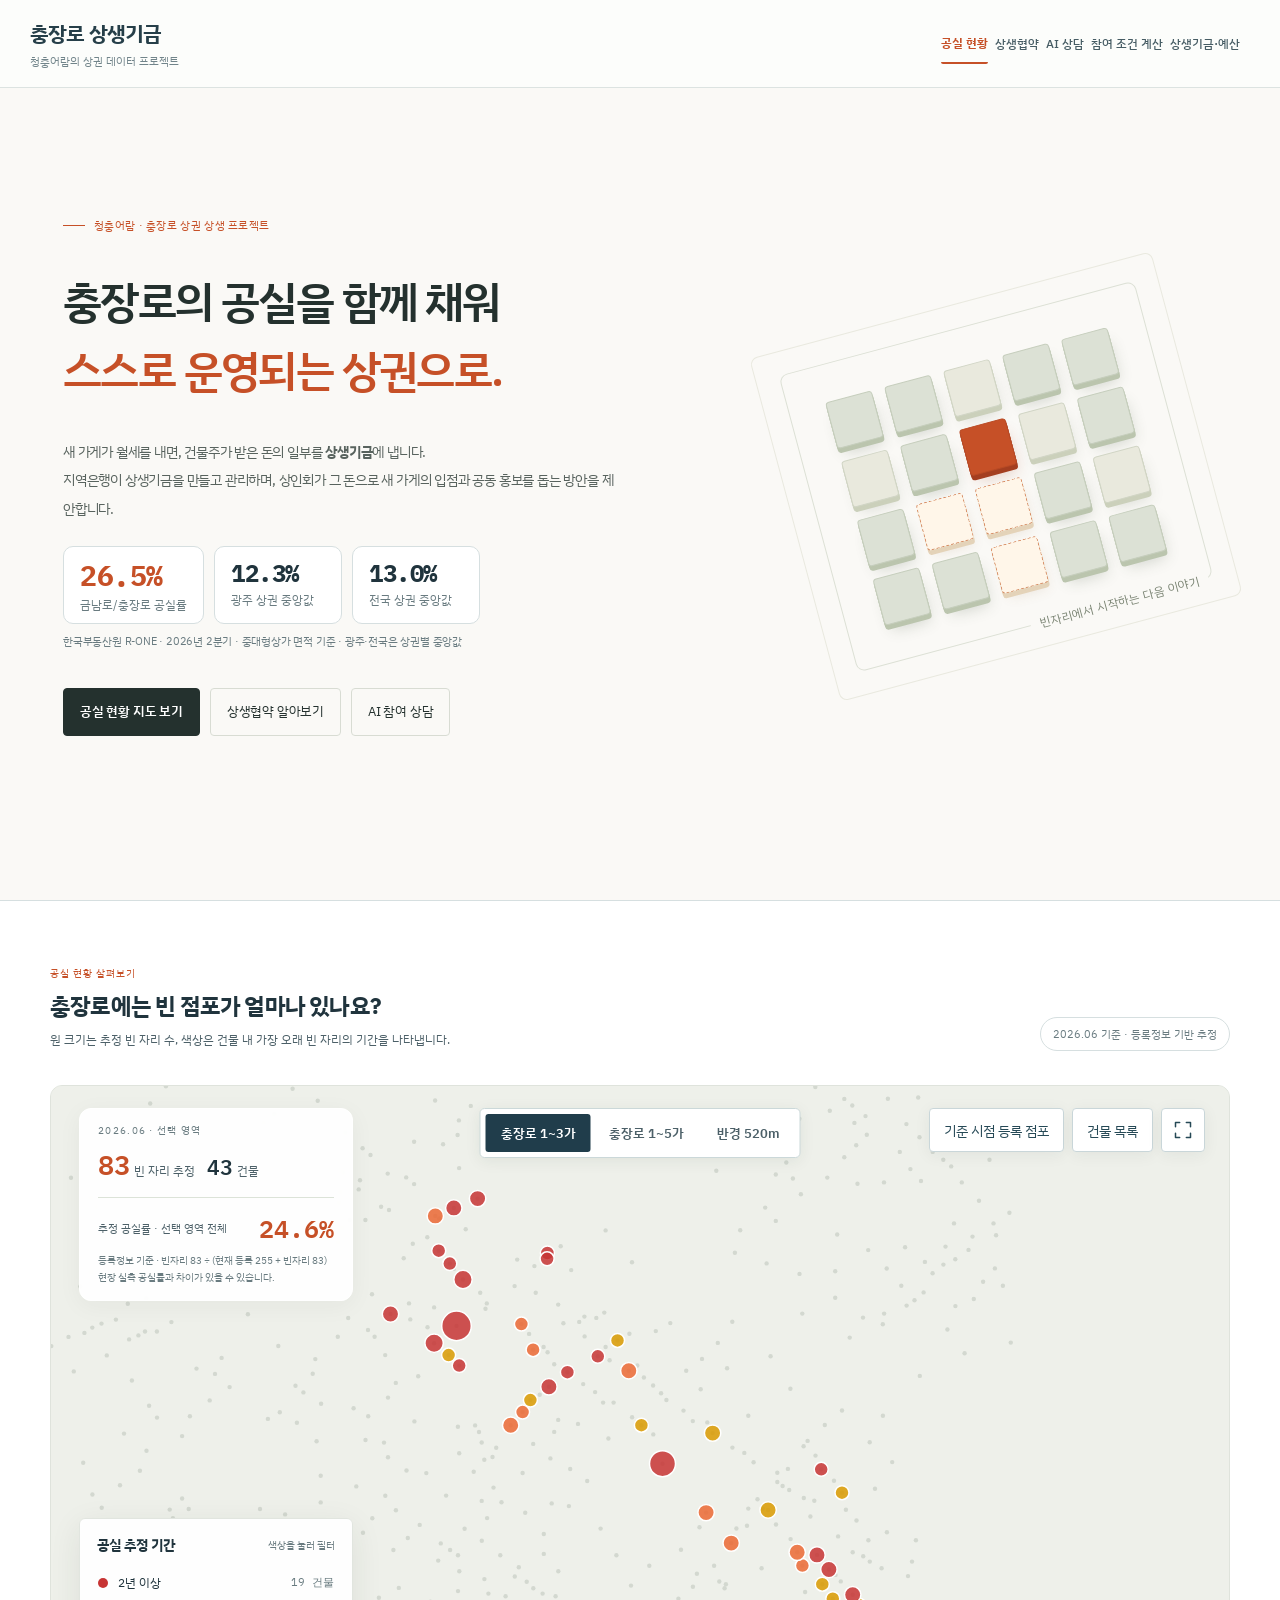
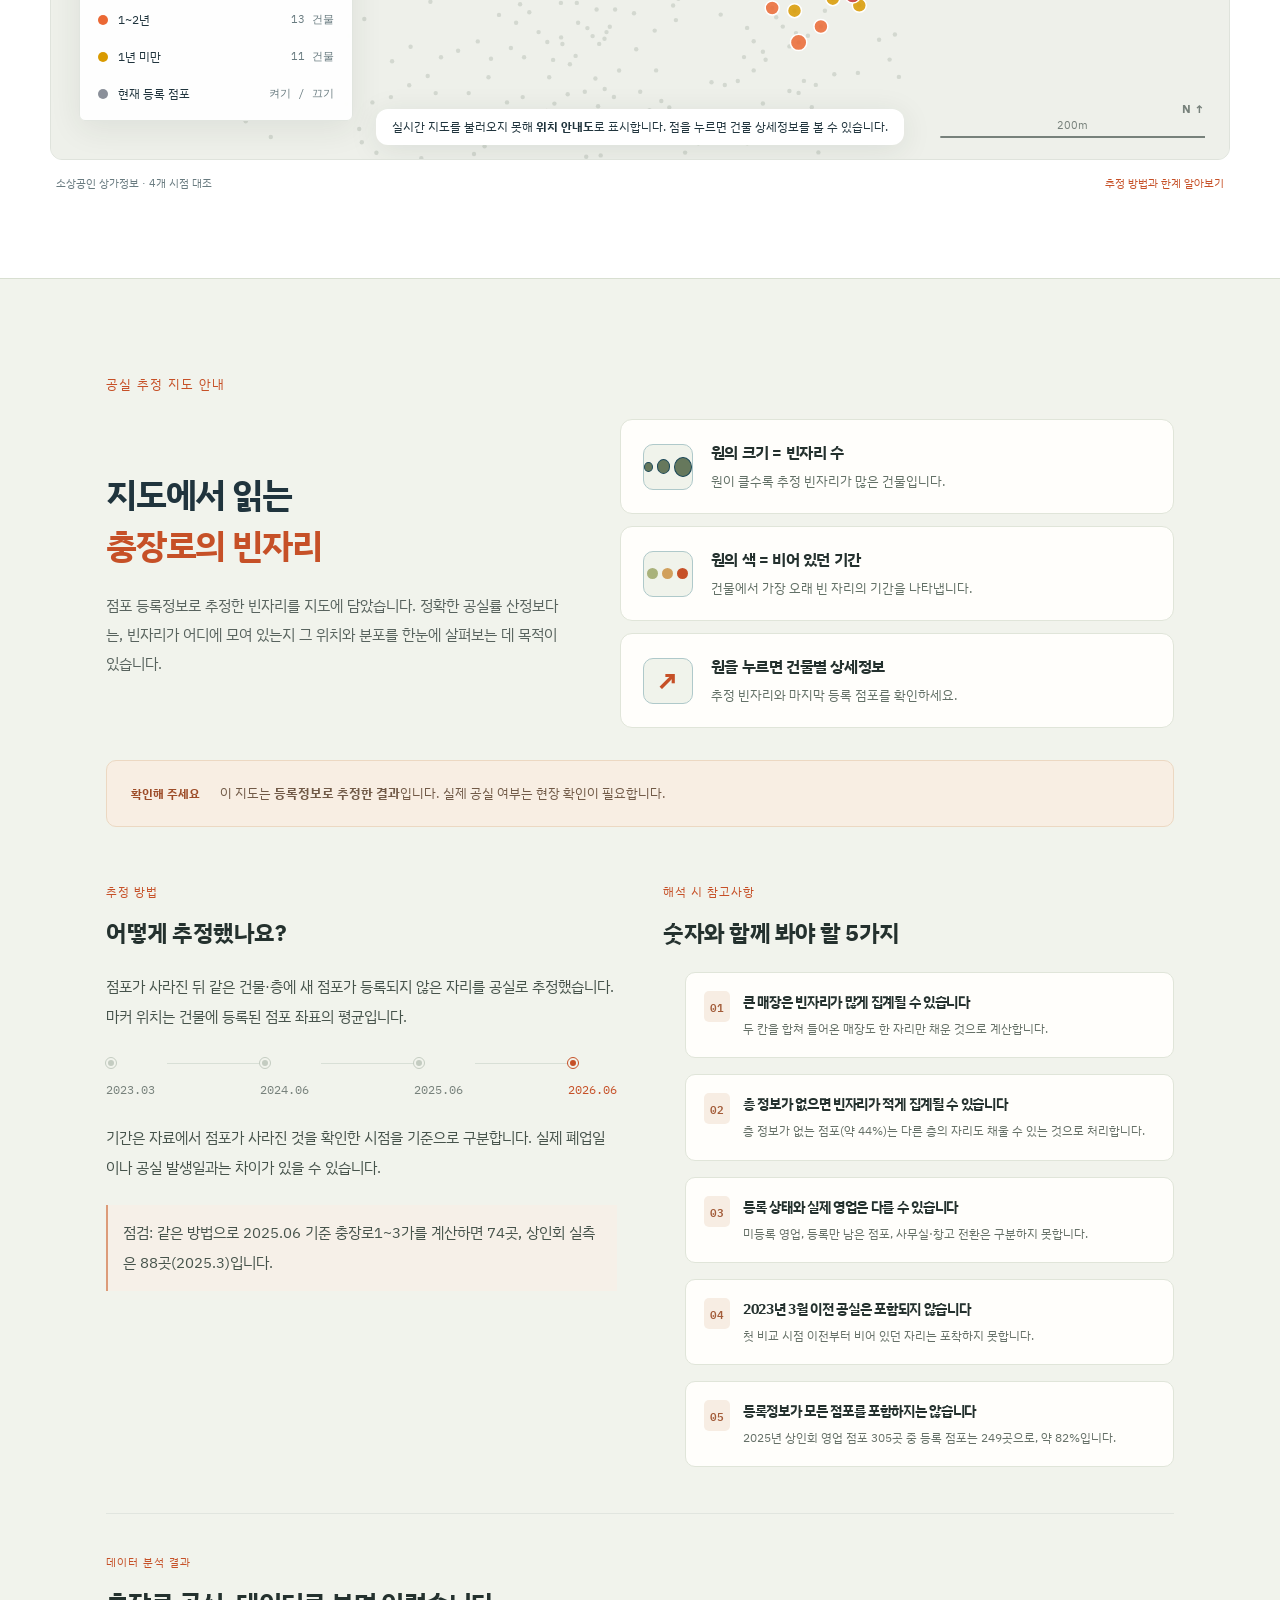
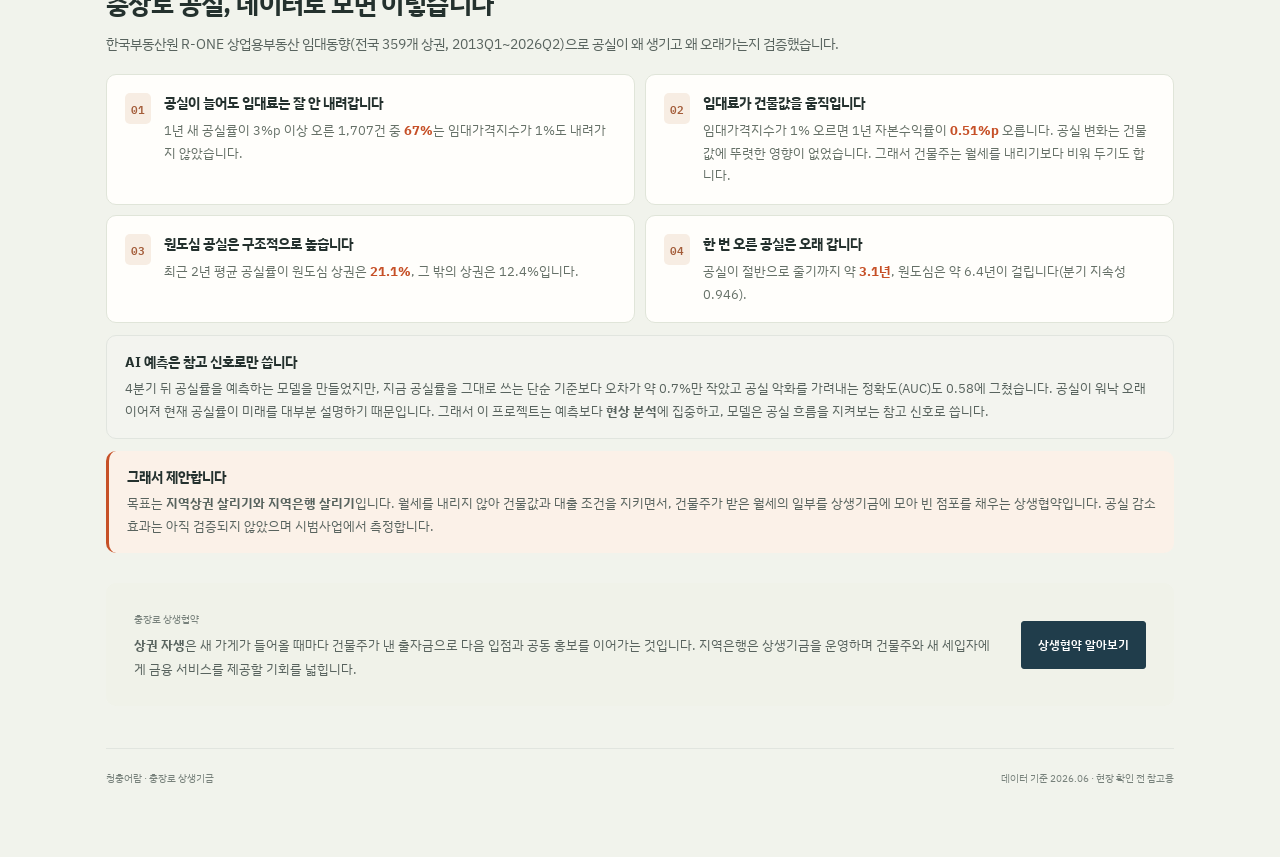
<file: 01_홈페이지/index.html>
<!doctype html>
<html lang="ko">
  <head>
    <meta charset="utf-8" />
    <meta name="viewport" content="width=device-width,initial-scale=1" />
    <title>충장로 상생기금 | 청충어람</title>
    <link
      rel="stylesheet"
      href="https://fonts.googleapis.com/css2?family=IBM+Plex+Mono:wght@500&family=IBM+Plex+Sans+KR:wght@400;600;700&display=swap"
    />
    <style>
      :root {
        --bg: #faf9f6;
        --surface: #fff;
        --ink: #24312e;
        --ink2: #58635e;
        --muted: #77817b;
        --line: #e1e5df;
        --soft: #f3f4ef;
        --accent: #c65027;
        --f: "IBM Plex Sans KR", "Malgun Gothic", sans-serif;
        --m: "IBM Plex Mono", monospace;
      }
      * {
        box-sizing: border-box;
      }
      html {
        scroll-behavior: smooth;
        scroll-padding-top: 20px;
      }
      body {
        margin: 0;
        background: var(--bg);
        color: var(--ink);
        font: 14px var(--f);
      }
      button,
      input,
      a {
        -webkit-tap-highlight-color: transparent;
      }
      button,
      input {
        font: inherit;
      }
      button,
      a {
        touch-action: manipulation;
      }
      button {
        cursor: pointer;
      }
      button:focus-visible,
      a:focus-visible,
      input:focus-visible {
        outline: 3px solid #c65027;
        outline-offset: 4px;
      }
      button {
        transition:
          background 0.2s,
          box-shadow 0.2s,
          transform 0.2s;
      }
      button:hover {
        background: #f4f1e9;
      }
      button:active {
        transform: translateY(1px);
      }
      [hidden] {
        display: none !important;
      }
      a {
        color: inherit;
      }
      p {
        line-height: 1.85;
        margin: 0;
        color: var(--ink2);
      }
      .topbar {
        height: 78px;
        display: flex;
        align-items: center;
        justify-content: space-between;
        padding: 0 32px;
        background: #fff;
        border-bottom: 1px solid var(--line);
        gap: 20px;
      }
      .brand {
        display: flex;
        align-items: center;
        gap: 12px;
        text-decoration: none;
      }
      .brand-mark {
        display: grid;
        grid-template-columns: repeat(2, 9px);
        gap: 4px;
        transform: rotate(-8deg);
      }
      .brand-mark i {
        width: 9px;
        height: 17px;
        background: var(--accent);
        border-radius: 2px;
      }
      .brand-mark i:nth-child(2) {
        opacity: 0.45;
      }
      .brand-mark i:nth-child(3) {
        opacity: 0.7;
      }
      .brand-title {
        font-size: 19px;
        font-weight: 700;
        letter-spacing: -0.7px;
      }
      .brand-sub {
        display: block;
        font-size: 10px;
        letter-spacing: 2px;
        color: var(--muted);
        margin-top: 3px;
      }
      .topnav {
        display: flex;
        align-items: center;
        gap: 24px;
      }
      .topnav a {
        text-decoration: none;
        color: var(--ink2);
        font-size: 13px;
      }
      .tag {
        font-size: 11px;
        color: #9a4324;
        background: #fbf0e9;
        border: 1px solid #f0d8c9;
        border-radius: 20px;
        padding: 6px 10px;
      }
      .mapwrap {
        position: relative;
        height: calc(100svh - 118px);
        min-height: 540px;
        max-height: 980px;
        isolation: isolate;
        overflow: hidden;
        background: #edf0e9;
      }
      #map {
        position: absolute;
        inset: 0;
      }
      .mapwrap:fullscreen {
        height: 100vh;
        max-height: none;
      }
      .mapbar {
        position: absolute;
        z-index: 10;
        top: 22px;
        left: 24px;
        right: 24px;
        display: flex;
        gap: 12px;
        align-items: flex-start;
        justify-content: space-between;
        pointer-events: none;
      }
      .mapbar > * {
        pointer-events: auto;
      }
      .scope {
        display: flex;
        background: #fff;
        border: 1px solid #e1e5df;
        padding: 5px;
        border-radius: 12px;
        box-shadow: 0 3px 16px #20352b12;
        gap: 3px;
      }
      .scope button {
        border: 0;
        border-radius: 8px;
        padding: 10px 15px;
        background: transparent;
        color: var(--ink2);
        font-size: 13px;
        font-weight: 600;
      }
      .scope button[aria-pressed="true"] {
        background: var(--ink);
        color: #fff;
      }
      .tools {
        display: flex;
        gap: 8px;
      }
      .tool {
        height: 44px;
        background: #fff;
        border: 1px solid var(--line);
        border-radius: 10px;
        padding: 0 14px;
        color: var(--ink);
        box-shadow: 0 3px 16px #20352b10;
      }
      .tool[aria-pressed="true"] {
        background: #f9ece3;
        border-color: #c65027;
        color: #ab431e;
      }
      .icon-tool {
        font-size: 22px;
        width: 44px;
        padding: 0;
      }
      .summary {
        position: absolute;
        z-index: 5;
        left: 26px;
        top: 92px;
        background: #ffffffeb;
        border: 1px solid #ffffff;
        border-radius: 12px;
        padding: 14px 18px;
        box-shadow: 0 5px 25px #20352b0c;
        pointer-events: none;
        backdrop-filter: blur(12px);
      }
      .summary .eyebrow {
        font-size: 10px;
        letter-spacing: 1.3px;
        color: var(--muted);
        margin-bottom: 6px;
      }
      .summary b {
        font: 600 27px var(--m);
        color: var(--accent);
      }
      .summary .count-label {
        font-size: 12px;
        color: var(--ink2);
        margin: 0 12px 0 4px;
      }
      .summary small {
        display: block;
        font-size: 11px;
        color: var(--muted);
        margin-top: 5px;
      }
      .legend {
        position: absolute;
        z-index: 10;
        left: 24px;
        bottom: 38px;
        width: 248px;
        border: 1px solid #e1e5df;
        border-radius: 14px;
        background: #ffffffee;
        backdrop-filter: blur(14px);
        box-shadow: 0 8px 32px #21352915;
        overflow: hidden;
        animation: rise 0.5s ease both;
      }
      .legend-heading {
        padding: 16px 17px 10px;
        display: flex;
        justify-content: space-between;
        align-items: center;
      }
      .legend-heading b {
        font-size: 14px;
      }
      .legend-heading span {
        font-size: 10px;
        color: var(--muted);
      }
      .legend-options {
        padding: 0 8px 8px;
      }
      .legend-row {
        width: 100%;
        display: flex;
        align-items: center;
        gap: 10px;
        text-align: left;
        background: transparent;
        border: 1px solid transparent;
        padding: 9px;
        border-radius: 7px;
        color: var(--ink);
        font-size: 12px;
      }
      .legend-row[aria-pressed="true"] {
        background: #f2f2ec;
        border-color: #e0e2d9;
      }
      .legend-row em {
        font-style: normal;
        margin-left: auto;
        font: 11px var(--m);
        color: var(--muted);
      }
      .dot {
        display: inline-block;
        width: 10px;
        height: 10px;
        border-radius: 50%;
        flex-shrink: 0;
        vertical-align: middle;
      }
      .legend-foot {
        padding: 11px 17px;
        border-top: 1px solid var(--line);
        font-size: 10px;
        color: var(--muted);
        line-height: 1.7;
      }
      .size-key {
        display: inline-flex;
        align-items: center;
        gap: 4px;
        margin-right: 8px;
        vertical-align: middle;
      }
      .size-key i {
        display: inline-block;
        border: 1px solid #8c9690;
        border-radius: 50%;
        width: 6px;
        height: 6px;
      }
      .size-key i:nth-child(2) {
        width: 10px;
        height: 10px;
      }
      .size-key i:nth-child(3) {
        width: 15px;
        height: 15px;
      }
      .filter-reset {
        border: 0;
        background: none;
        color: var(--accent);
        font-size: 11px;
        margin-left: auto;
      }
      .zoom-controls {
        position: absolute;
        right: 24px;
        bottom: 38px;
        z-index: 10;
        display: flex;
        flex-direction: column;
        gap: 7px;
      }
      .zoom-controls button {
        width: 42px;
        height: 42px;
        border: 1px solid var(--line);
        border-radius: 10px;
        background: #fff;
        font-size: 23px;
        color: var(--ink);
        box-shadow: 0 3px 15px #20352b12;
      }
      .zoom-controls button:last-child {
        font-size: 19px;
      }
      .zoom-controls button:disabled {
        color: #c2c8c4;
        cursor: default;
      }
      .map-caption {
        height: 40px;
        background: #fff;
        display: flex;
        align-items: center;
        justify-content: space-between;
        padding: 0 28px;
        border-bottom: 1px solid var(--line);
        font-size: 11px;
        color: var(--muted);
      }
      .map-caption a {
        text-decoration: none;
        color: var(--accent);
      }
      .detail,
      .list-panel {
        position: absolute;
        right: 24px;
        top: 82px;
        z-index: 15;
        width: 340px;
        max-height: calc(100% - 165px);
        overflow: auto;
        background: #fff;
        border: 1px solid var(--line);
        border-radius: 14px;
        box-shadow: 0 14px 55px #20352b26;
        padding: 23px;
        animation: slide 0.25s ease both;
      }
      .list-panel {
        padding: 0;
      }
      .list-header {
        position: sticky;
        top: 0;
        background: #fff;
        padding: 19px 18px 12px;
        z-index: 1;
        border-bottom: 1px solid var(--line);
      }
      .list-header h2 {
        font-size: 16px;
        margin: 0 0 14px;
      }
      .close {
        border: 0;
        background: transparent;
        color: var(--muted);
        font-size: 24px;
        position: absolute;
        right: 12px;
        top: 10px;
        padding: 2px 8px;
        border-radius: 6px;
      }
      .list-header input {
        width: 100%;
        border: 1px solid var(--line);
        border-radius: 8px;
        padding: 10px;
        background: var(--bg);
        font-size: 12px;
      }
      .list {
        display: flex;
        flex-direction: column;
        padding: 0 12px;
      }
      .list button {
        display: flex;
        justify-content: space-between;
        align-items: center;
        gap: 10px;
        text-align: left;
        border: 0;
        border-bottom: 1px solid #edf0eb;
        background: none;
        padding: 14px 4px;
        color: var(--ink);
        font-size: 12px;
      }
      .list button:hover {
        background: #f7f7f2;
      }
      .list .dot {
        margin-right: 7px;
      }
      .n {
        font: 11px var(--m);
        white-space: nowrap;
        color: var(--muted);
      }
      .empty {
        padding: 24px;
        text-align: center;
        font-size: 12px;
        color: var(--muted);
      }
      .pop {
        position: relative;
      }
      .pop .x {
        position: absolute;
        right: -12px;
        top: -16px;
        border: 0;
        border-radius: 6px;
        background: transparent;
        font-size: 26px;
        color: var(--muted);
        padding: 3px 8px;
      }
      .pop h3 {
        margin: 0 20px 10px 0;
        font-size: 18px;
        letter-spacing: -0.5px;
      }
      .pop .r {
        display: flex;
        justify-content: space-between;
        gap: 16px;
        padding: 11px 0;
        border-top: 1px solid #edf0eb;
        line-height: 1.7;
        font-size: 12px;
      }
      .pop .r span:last-child {
        white-space: nowrap;
        color: var(--muted);
      }
      .pop .r span:first-child {
        min-width: 0;
        overflow-wrap: anywhere;
      }
      .detail-label {
        display: block;
        color: var(--accent);
        letter-spacing: 1.3px;
        font-size: 10px;
        margin-bottom: 12px;
      }
      .mk {
        border-radius: 50%;
        border: 2px solid #fff;
        box-shadow: 0 2px 7px #27382f40;
        cursor: pointer;
        transition:
          box-shadow 0.2s,
          filter 0.2s;
        animation: marker-in 0.45s cubic-bezier(0.2, 0.8, 0.3, 1) both;
      }
      .mk:hover {
        filter: brightness(1.1);
        box-shadow:
          0 0 0 5px #ffffff70,
          0 3px 10px #27382f40;
      }
      .mk.sel {
        box-shadow:
          0 0 0 3px #24312e,
          0 0 0 9px #ffffff90;
        animation: select-ring 0.65s ease;
      }
      .mk:focus-visible {
        outline: 3px solid #24312e;
        outline-offset: 4px;
      }
      .about {
        max-width: 1140px;
        padding: 72px 36px 60px;
        margin: auto;
      }
      .section-kicker {
        font: 11px var(--m);
        letter-spacing: 2px;
        color: var(--accent);
        margin-bottom: 16px;
      }
      .intro {
        display: grid;
        grid-template-columns: 1fr 1.15fr;
        gap: 64px;
        padding-bottom: 48px;
        border-bottom: 1px solid var(--line);
      }
      .intro h1 {
        font-size: 31px;
        line-height: 1.45;
        letter-spacing: -1.3px;
        margin: 0;
      }
      .intro p {
        font-size: 14px;
      }
      .source-pill {
        display: inline-block;
        margin-top: 16px;
        font-size: 11px;
        color: var(--muted);
      }
      .method {
        display: grid;
        grid-template-columns: 1fr 1fr;
        gap: 64px;
        margin-top: 42px;
      }
      .method h2 {
        font-size: 18px;
        letter-spacing: -0.5px;
        margin: 0 0 18px;
      }
      .timeline {
        display: flex;
        justify-content: space-between;
        position: relative;
        margin: 26px 0;
      }
      .timeline:before {
        content: "";
        height: 1px;
        background: #d8dfd6;
        position: absolute;
        left: 0;
        right: 0;
        top: 5px;
      }
      .timeline div {
        position: relative;
        font: 11px var(--m);
        color: var(--muted);
        background: var(--bg);
        padding-right: 12px;
      }
      .timeline i {
        display: block;
        width: 10px;
        height: 10px;
        background: #c4ccc1;
        border: 2px solid var(--bg);
        outline: 1px solid #c4ccc1;
        border-radius: 50%;
        margin: 0 0 14px;
      }
      .timeline div:last-child {
        padding-right: 0;
        color: var(--accent);
      }
      .timeline div:last-child i {
        background: var(--accent);
        outline-color: var(--accent);
      }
      .method p,
      .method li {
        font-size: 12px;
        line-height: 1.9;
        color: var(--ink2);
      }
      .method ol {
        padding-left: 18px;
        margin: 0;
        display: flex;
        flex-direction: column;
        gap: 10px;
      }
      .calibration {
        border-left: 2px solid #dc9b79;
        background: #f6f0e8;
        padding: 13px 15px;
        margin-top: 22px;
      }
      .footer {
        border-top: 1px solid var(--line);
        padding-top: 22px;
        margin-top: 42px;
        display: flex;
        justify-content: space-between;
        font-size: 10px;
        color: var(--muted);
      }
      .map-status {
        position: absolute;
        z-index: 20;
        top: 46%;
        left: 50%;
        transform: translate(-50%, -50%);
        padding: 18px 24px;
        border-radius: 12px;
        box-shadow: 0 5px 30px #20352b18;
        background: #fff;
        text-align: center;
        max-width: 90%;
        line-height: 1.8;
        font-size: 13px;
      }
      .map-status a {
        color: var(--accent);
      }
      @keyframes rise {
        from {
          opacity: 0;
          transform: translateY(12px);
        }
        to {
          opacity: 1;
          transform: translateY(0);
        }
      }
      @keyframes slide {
        from {
          opacity: 0;
          transform: translateX(14px);
        }
        to {
          opacity: 1;
          transform: translateX(0);
        }
      }
      @keyframes marker-in {
        from {
          opacity: 0;
          scale: 0.45;
        }
        to {
          opacity: 1;
          scale: 1;
        }
      }
      @keyframes select-ring {
        from {
          box-shadow:
            0 0 0 3px #24312e,
            0 0 0 18px #ffffff00;
        }
        to {
          box-shadow:
            0 0 0 3px #24312e,
            0 0 0 9px #ffffff90;
        }
      }
      @media (min-width: 1000px) {
        .topbar {
          padding: 0 36px;
        }
        .mapbar {
          left: 28px;
          right: 28px;
        }
        .legend {
          left: 28px;
        }
      }
      @media (max-width: 720px) {
        .topbar {
          height: 68px;
          padding: 0 17px;
        }
        .brand-title {
          font-size: 16px;
        }
        .brand-sub {
          font-size: 8px;
        }
        .topnav {
          gap: 12px;
        }
        .topnav .tag {
          display: none;
        }
        .topnav a {
          font-size: 11px;
        }
        .mapwrap {
          height: calc(100svh - 102px);
          min-height: 560px;
        }
        .mapbar {
          left: 12px;
          right: 12px;
          top: 14px;
          flex-wrap: wrap;
          gap: 8px;
        }
        .scope {
          width: 100%;
          justify-content: center;
        }
        .scope button {
          flex: 1;
          padding: 9px 5px;
          font-size: 11px;
        }
        .tools {
          margin-left: auto;
          gap: 6px;
        }
        .tool {
          height: 37px;
          padding: 0 10px;
          font-size: 11px;
        }
        .icon-tool {
          width: 37px;
          padding: 0;
          font-size: 20px;
        }
        .summary {
          left: 14px;
          top: 112px;
          padding: 10px 13px;
        }
        .summary b {
          font-size: 23px;
        }
        .summary .eyebrow {
          font-size: 9px;
        }
        .summary small {
          font-size: 10px;
        }
        .legend {
          left: 12px;
          bottom: 30px;
          width: 210px;
        }
        .legend-heading {
          padding: 12px 13px 7px;
        }
        .legend-heading b {
          font-size: 12px;
        }
        .legend-heading span {
          font-size: 9px;
        }
        .legend-options {
          padding: 0 6px 5px;
        }
        .legend-row {
          padding: 7px;
          font-size: 11px;
        }
        .legend-foot {
          padding: 8px 13px;
          font-size: 9px;
        }
        .zoom-controls {
          right: 12px;
          bottom: 30px;
        }
        .detail,
        .list-panel {
          top: 112px;
          right: 12px;
          left: 12px;
          width: auto;
          max-height: calc(100% - 145px);
        }
        .mapwrap:has(.detail:not([hidden])) .legend,
        .mapwrap:has(.list-panel:not([hidden])) .legend {
          visibility: hidden;
        }
        .map-caption {
          height: 34px;
          padding: 0 14px;
          font-size: 9px;
        }
        .about {
          padding: 44px 22px;
        }
        .intro,
        .method {
          grid-template-columns: 1fr;
          gap: 24px;
        }
        .intro {
          padding-bottom: 30px;
        }
        .intro h1 {
          font-size: 27px;
        }
        .intro p {
          font-size: 13px;
        }
        .method {
          margin-top: 30px;
        }
        .footer {
          gap: 15px;
          line-height: 1.6;
        }
      }
      @media (prefers-reduced-motion: reduce) {
        html {
          scroll-behavior: auto;
        }
        *,
        *:before,
        *:after {
          animation: none !important;
          transition: none !important;
        }
      }

      html {
        scroll-padding-top: 90px;
      }
      .topbar {
        position: sticky;
        top: 0;
        z-index: 40;
        background: #fffefbf5;
        backdrop-filter: blur(16px);
      }
      .topnav a {
        transition: color 0.2s;
      }
      .topnav a:hover {
        color: var(--accent);
      }
      .nav-soon {
        font-size: 9px;
        color: #90988e;
        margin-left: 4px;
      }
      .home-hero {
        max-width: 1250px;
        margin: auto;
        padding: 65px 48px 52px;
        display: grid;
        grid-template-columns: 1.5fr 1fr;
        gap: 50px;
        align-items: center;
        min-height: 420px;
      }
      .hero-copy {
        animation: rise 0.7s ease both;
      }
      .hero-kicker {
        display: flex;
        align-items: center;
        gap: 9px;
        font: 10px var(--m);
        letter-spacing: 2px;
        color: var(--accent);
        margin-bottom: 24px;
      }
      .hero-kicker:before {
        content: "";
        width: 22px;
        height: 1px;
        background: var(--accent);
      }
      .hero-copy h1 {
        font-size: clamp(32px, 4vw, 51px);
        font-weight: 600;
        line-height: 1.35;
        letter-spacing: -2px;
        margin: 0 0 23px;
      }
      .hero-copy h1 span {
        color: var(--accent);
      }
      .hero-copy > p {
        font-size: 14px;
        line-height: 1.9;
        max-width: 500px;
      }
      .hero-actions {
        display: flex;
        gap: 12px;
        flex-wrap: wrap;
        margin-top: 29px;
      }
      .action {
        display: inline-flex;
        justify-content: center;
        align-items: center;
        gap: 24px;
        padding: 14px 20px;
        border-radius: 8px;
        text-decoration: none;
        font-size: 13px;
        font-weight: 600;
        transition:
          transform 0.2s,
          background 0.2s;
      }
      .action:hover {
        transform: translateY(-3px);
      }
      .action-primary {
        background: var(--ink);
        color: #fff;
      }
      .action-primary:hover {
        background: #3c4c40;
      }
      .action-secondary {
        border: 1px solid #d8dcd3;
        background: transparent;
        color: var(--ink);
      }
      .hero-art {
        height: 265px;
        position: relative;
        display: flex;
        align-items: center;
        justify-content: center;
        animation: rise 0.9s ease both;
      }
      .city-grid {
        display: grid;
        grid-template-columns: repeat(5, 40px);
        grid-template-rows: repeat(4, 40px);
        gap: 12px;
        transform: rotate(-15deg);
        position: relative;
      }
      .city-grid:before {
        content: "";
        position: absolute;
        inset: -38px;
        border: 1px solid #dce0d5;
        border-radius: 8px;
      }
      .city-grid:after {
        content: "";
        position: absolute;
        inset: -62px;
        border: 1px solid #e9e9df;
        border-radius: 8px;
      }
      .city-grid i {
        background: #dce1d5;
        border: 1px solid #cdd4c4;
        border-radius: 3px;
        box-shadow: 3px 4px 0 #c8cebf55;
      }
      .city-grid i:nth-child(3n) {
        background: #e9e9dd;
      }
      .city-grid i:nth-child(4),
      .city-grid i:nth-child(12),
      .city-grid i:nth-child(18) {
        background: #fff6e9;
        border: 1.5px dashed #d78d65;
        box-shadow: none;
      }
      .city-grid i:nth-child(8) {
        background: #c65027;
        border-color: #c65027;
        box-shadow: 4px 5px 0 #a9402220;
      }
      .art-caption {
        position: absolute;
        bottom: -5px;
        right: 20px;
        font-size: 10px;
        letter-spacing: 1px;
        color: #858b7d;
        background: var(--bg);
        padding: 7px 10px;
      }
      .section-head {
        padding: 30px 32px 24px;
        display: flex;
        justify-content: space-between;
        align-items: end;
        gap: 22px;
        max-width: 1250px;
        margin: auto;
      }
      .section-head h2 {
        font-size: 23px;
        letter-spacing: -0.8px;
        margin: 0 0 8px;
      }
      .section-head p {
        font-size: 12px;
      }
      .section-head .section-kicker {
        font-size: 10px;
        margin-bottom: 10px;
      }
      .data-date {
        white-space: nowrap;
        font-size: 11px;
        color: var(--muted);
        border: 1px solid var(--line);
        padding: 8px 12px;
        border-radius: 20px;
      }
      .map-area {
        border-top: 1px solid var(--line);
        background: #fff;
      }
      .mapwrap {
        height: 75svh;
        min-height: 560px;
        max-height: 820px;
        margin: 0 20px;
        border: 1px solid #dfe3dc;
        border-radius: 14px;
      }
      .mapwrap:fullscreen {
        margin: 0;
        border-radius: 0;
        max-height: none;
        height: 100vh;
      }
      .map-caption {
        border-bottom: 0;
        margin: 0 20px;
        padding: 0 8px;
        height: 46px;
      }
      .next-section {
        max-width: 1190px;
        margin: 0 auto;
        padding: 65px 32px 58px;
      }
      .next-heading {
        display: flex;
        justify-content: space-between;
        align-items: end;
        gap: 24px;
        margin-bottom: 25px;
      }
      .next-heading h2 {
        font-size: 27px;
        letter-spacing: -1px;
        margin: 0;
      }
      .next-heading p {
        font-size: 12px;
      }
      .feature-grid {
        display: grid;
        grid-template-columns: 1fr 1fr;
        gap: 20px;
      }
      .feature-card {
        border: 1px solid #dce1d5;
        border-radius: 14px;
        padding: 30px;
        background: #fffefb;
        position: relative;
        transition:
          transform 0.25s,
          box-shadow 0.25s;
        scroll-margin-top: 110px;
      }
      .feature-card:hover {
        transform: translateY(-4px);
        box-shadow: 0 14px 35px #24312e08;
      }
      .feature-card.simulation {
        background: #f0f2e9;
      }
      .feature-top {
        display: flex;
        justify-content: space-between;
        align-items: center;
        margin-bottom: 27px;
      }
      .feature-number {
        font: 11px var(--m);
        letter-spacing: 1px;
        color: var(--muted);
      }
      .coming-badge {
        font-size: 10px;
        color: #777f70;
        border: 1px solid #d7ddcd;
        padding: 5px 9px;
        border-radius: 20px;
      }
      .feature-card h3 {
        font-size: 22px;
        margin: 0 0 12px;
        letter-spacing: -0.7px;
      }
      .feature-card p {
        font-size: 13px;
        max-width: 410px;
        min-height: 50px;
      }
      .feature-tags {
        display: flex;
        gap: 7px;
        flex-wrap: wrap;
        margin: 20px 0 26px;
      }
      .feature-tags span {
        font-size: 10px;
        color: #6e7868;
        background: #f0f2e9;
        border-radius: 5px;
        padding: 5px 8px;
      }
      .simulation .feature-tags span {
        background: #e6eadc;
      }
      .coming-button {
        display: flex;
        width: 100%;
        border: 0;
        border-top: 1px solid #dfe4d6;
        padding: 17px 0 0;
        align-items: center;
        justify-content: space-between;
        background: transparent;
        color: #838a7c;
        font-size: 12px;
        cursor: default;
      }
      .coming-button:hover {
        background: transparent;
      }
      .feature-card:target {
        outline: 2px solid #c6502760;
        outline-offset: 4px;
      }
      .about {
        border-top: 1px solid var(--line);
        padding-top: 42px;
      }
      .about > .section-kicker,
      .about > .intro {
        display: none;
      }
      .method {
        margin-top: 0;
      }
      .method-disclosure > summary {
        cursor: pointer;
        display: flex;
        justify-content: space-between;
        align-items: center;
        font-size: 16px;
        font-weight: 600;
        padding: 0 0 18px;
        list-style: none;
      }
      .method-disclosure > summary::-webkit-details-marker {
        display: none;
      }
      .method-disclosure > summary:after {
        content: "자세히 보기 +";
        font-size: 11px;
        font-weight: 400;
        color: var(--muted);
      }
      .method-disclosure[open] > summary {
        margin-bottom: 20px;
      }
      .method-disclosure[open] > summary:after {
        content: "접기 −";
      }
      .footer {
        margin-top: 20px;
      }
      .hero-scroll {
        font: 10px var(--m);
        letter-spacing: 1.5px;
        color: var(--muted);
        margin-top: 25px;
        display: block;
      }
      @media (min-width: 1440px) {
        .mapwrap {
          margin: 0 36px;
        }
        .map-caption {
          margin: 0 36px;
        }
        .home-hero {
          padding-top: 75px;
          padding-bottom: 65px;
        }
      }
      @media (max-width: 720px) {
        html {
          scroll-padding-top: 115px;
        }
        .topbar {
          height: auto;
          min-height: 90px;
          flex-wrap: wrap;
          padding: 14px 18px 11px;
          gap: 14px;
        }
        .brand-title {
          font-size: 16px;
        }
        .topnav {
          width: 100%;
          justify-content: space-between;
          gap: 8px;
        }
        .topnav a {
          font-size: 12px;
        }
        .nav-soon {
          font-size: 8px;
        }
        .brand-sub {
          font-size: 8px;
        }
        .home-hero {
          display: block;
          padding: 39px 24px 32px;
          min-height: 0;
        }
        .hero-art {
          display: none;
        }
        .hero-kicker {
          font-size: 9px;
          margin-bottom: 19px;
        }
        .hero-copy h1 {
          font-size: 34px;
          letter-spacing: -1.4px;
          margin-bottom: 19px;
        }
        .hero-copy > p {
          font-size: 12px;
        }
        .hero-actions {
          gap: 9px;
          margin-top: 23px;
        }
        .action {
          font-size: 12px;
          padding: 12px 14px;
          gap: 16px;
        }
        .hero-scroll {
          margin-top: 22px;
          font-size: 9px;
        }
        .section-head {
          padding: 26px 20px 18px;
          align-items: start;
          flex-wrap: wrap;
          gap: 10px;
        }
        .section-head h2 {
          font-size: 21px;
        }
        .section-head p {
          font-size: 11px;
        }
        .data-date {
          font-size: 9px;
          padding: 6px 9px;
        }
        .mapwrap {
          margin: 0 10px;
          min-height: 580px;
          height: 78svh;
          border-radius: 10px;
        }
        .map-caption {
          margin: 0 10px;
          height: 45px;
          font-size: 9px;
          gap: 12px;
        }
        .next-section {
          padding: 42px 20px;
        }
        .next-heading {
          display: block;
        }
        .next-heading h2 {
          font-size: 23px;
          margin-bottom: 12px;
        }
        .feature-grid {
          grid-template-columns: 1fr;
          gap: 14px;
        }
        .feature-card {
          padding: 24px;
          scroll-margin-top: 125px;
        }
        .feature-top {
          margin-bottom: 20px;
        }
        .feature-card h3 {
          font-size: 21px;
        }
        .feature-card p {
          font-size: 12px;
          min-height: 0;
        }
        .about {
          padding: 30px 22px;
        }
        .method-disclosure > summary {
          font-size: 14px;
        }
      }
      @media (prefers-reduced-motion: reduce) {
        html {
          scroll-behavior: auto;
        }
        .hero-copy,
        .hero-art {
          animation: none;
        }
        .feature-card,
        .action {
          transition: none;
        }
      }

      :root {
        --bg: #f8fafb;
        --ink: #17354b;
        --ink2: #50616d;
        --muted: #768590;
        --accent: #176b87;
        --line: #dce4e9;
        --soft: #edf3f6;
      }
      .topbar {
        height: 88px;
        padding: 0 max(28px, calc((100vw - 1220px) / 2));
        background: #fff;
        border-bottom: 1px solid var(--line);
        box-shadow: none;
        gap: 35px;
      }
      .brand-title {
        font-size: 21px;
        letter-spacing: -0.8px;
        color: #153c56;
      }
      .brand-sub {
        font-family: var(--f);
        font-size: 11px;
        font-weight: 400;
        letter-spacing: 0;
        color: #788b96;
        margin-top: 6px;
      }
      .topnav {
        gap: 30px;
        height: 100%;
      }
      .topnav a,
      .topnav button {
        font: 500 13px var(--f);
        color: #344f61;
        white-space: nowrap;
        background: none;
        border: 0;
        text-decoration: none;
        padding: 12px 0;
      }
      .topnav button:hover,
      .topnav a:hover {
        color: #087d9d;
        background: none;
      }
      .home-hero {
        max-width: none;
        min-height: 440px;
        display: block;
        padding: 68px max(28px, calc((100vw - 1140px) / 2)) 61px;
        background: #143b54;
        color: #fff;
        position: relative;
        border-bottom: 5px solid #3396a6;
      }
      .hero-copy {
        max-width: 1000px;
      }
      .hero-kicker {
        color: #b8dce6;
        font: 500 12px var(--f);
        letter-spacing: 1px;
        margin-bottom: 22px;
      }
      .hero-kicker:before {
        display: none;
      }
      .hero-copy h1 {
        font-size: clamp(32px, 3.9vw, 49px);
        line-height: 1.4;
        letter-spacing: -1.6px;
        margin-bottom: 23px;
      }
      .hero-copy h1 span {
        color: #fff;
      }
      .hero-copy > p {
        max-width: 790px;
        color: #d5e0e6;
        font-size: 14px;
        line-height: 1.9;
      }
      .hero-actions {
        margin-top: 29px;
        gap: 12px;
      }
      .action {
        border-radius: 3px;
        padding: 14px 21px;
        font: 600 13px var(--f);
        min-height: 48px;
      }
      .action-primary {
        background: #fff;
        color: #173e56;
        border: 1px solid #fff;
      }
      .action-primary:hover {
        background: #e9f3f7;
      }
      .action-secondary {
        background: transparent;
        border: 1px solid #8aa8ba;
        color: #fff;
      }
      .action-secondary:hover {
        background: #244f69;
      }
      .hero-copy > .availability {
        font-size: 11px;
        color: #a8c1d0;
        margin-top: 14px;
      }
      .section-head {
        padding-top: 36px;
        padding-bottom: 26px;
      }
      .section-head h2 {
        color: #173e56;
      }
      .section-kicker {
        font-family: var(--f);
        font-size: 11px;
        letter-spacing: 1px;
        color: #37738c;
      }
      .mapwrap {
        border-radius: 3px;
      }
      .scope button[aria-pressed="true"] {
        background: #173e56;
      }
      .summary b {
        color: #b7492c;
      }
      .legend,
      .detail,
      .list-panel {
        border-radius: 6px;
      }
      .tool,
      .zoom-controls button {
        border-radius: 4px;
      }
      .icon-tool {
        font-size: 11px;
        width: auto;
        padding: 0 12px;
      }
      .zoom-controls button:last-child {
        font-size: 11px;
      }
      .map-caption a {
        color: #176b87;
      }
      .about {
        border-top: 1px solid var(--line);
        padding-top: 55px;
        padding-bottom: 35px;
      }
      .about > .section-kicker {
        display: block;
      }
      .about > .intro {
        display: grid;
      }
      .intro h2 {
        font-size: 29px;
        line-height: 1.45;
        letter-spacing: -1px;
        margin: 0;
      }
      .method {
        margin-top: 38px;
      }
      .method h2 {
        color: #173e56;
      }
      .footer {
        margin-top: 42px;
      }
      .notice-dialog {
        border: 1px solid var(--line);
        border-radius: 8px;
        padding: 30px;
        max-width: 420px;
        width: calc(100% - 40px);
        color: var(--ink);
        box-shadow: 0 20px 70px #0f293d33;
      }
      .notice-dialog::backdrop {
        background: #102d3e66;
      }
      .notice-dialog h2 {
        font-size: 21px;
        margin: 0 0 14px;
      }
      .notice-dialog p {
        font-size: 13px;
        line-height: 1.8;
      }
      .notice-dialog button {
        display: block;
        margin: 24px 0 0 auto;
        border: 0;
        border-radius: 3px;
        padding: 10px 24px;
        background: #173e56;
        color: #fff;
        font: 500 13px var(--f);
      }
      @media (max-width: 800px) {
        html {
          scroll-padding-top: 125px;
        }
        .topbar {
          height: auto;
          min-height: 110px;
          flex-direction: column;
          align-items: flex-start;
          gap: 13px;
          padding: 16px 20px 10px;
        }
        .brand-title {
          font-size: 18px;
        }
        .brand-sub {
          font-size: 10px;
        }
        .topnav {
          width: 100%;
          height: auto;
          gap: 14px;
          justify-content: space-between;
        }
        .topnav a,
        .topnav button {
          font-size: 11px;
          padding: 7px 0;
        }
        .home-hero {
          min-height: 0;
          padding: 42px 24px 39px;
        }
        .hero-copy h1 {
          font-size: 33px;
          letter-spacing: -1.2px;
        }
        .hero-kicker {
          font-size: 10px;
        }
        .hero-copy > p {
          font-size: 12px;
        }
        .hero-copy > p br {
          display: none;
        }
        .hero-actions {
          gap: 9px;
        }
        .action {
          font-size: 11px;
          padding: 12px 15px;
          min-height: 43px;
        }
        .hero-copy > .availability {
          font-size: 10px;
        }
        .intro h2 {
          font-size: 25px;
        }
        .about {
          padding-top: 36px;
        }
        .about > .intro {
          grid-template-columns: 1fr;
          gap: 22px;
        }
        .method {
          margin-top: 30px;
        }
        .icon-tool {
          font-size: 10px;
          padding: 0 9px;
        }
      }

      /* Restore the original warm homepage palette and illustration. */
      :root {
        --bg: #faf9f6;
        --surface: #fff;
        --ink: #24312e;
        --ink2: #58635e;
        --muted: #77817b;
        --line: #e1e5df;
        --soft: #f3f4ef;
        --accent: #c65027;
      }
      .topbar {
        background: #fffefbf5;
      }
      .brand-title {
        color: var(--ink);
      }
      .brand-sub {
        color: var(--muted);
      }
      .topnav a,
      .topnav button {
        color: var(--ink2);
      }
      .topnav button:hover,
      .topnav a:hover {
        color: var(--accent);
      }
      .home-hero {
        max-width: 1250px;
        margin: auto;
        padding: 65px 48px 52px;
        display: grid;
        grid-template-columns: 1.5fr 1fr;
        gap: 50px;
        align-items: center;
        min-height: 420px;
        background: var(--bg);
        color: var(--ink);
        border-bottom: 0;
      }
      .hero-copy {
        max-width: none;
      }
      .hero-kicker {
        color: var(--accent);
        font-size: 11px;
        letter-spacing: 1px;
      }
      .hero-kicker:before {
        display: block;
      }
      .hero-copy h1 {
        font-size: clamp(32px, 3.6vw, 46px);
        line-height: 1.4;
        letter-spacing: -1.6px;
      }
      .hero-copy h1 span {
        color: var(--accent);
      }
      .hero-copy > p {
        color: var(--ink2);
        font-size: 13px;
        max-width: 560px;
      }
      .hero-copy > .availability {
        color: var(--muted);
        font-size: 11px;
      }
      .hero-art {
        display: flex;
      }
      .hero-actions {
        gap: 10px;
      }
      .action {
        border-radius: 8px;
        font-size: 12px;
        padding: 13px 16px;
      }
      .action-primary {
        background: var(--ink);
        color: #fff;
        border-color: var(--ink);
      }
      .action-primary:hover {
        background: #3c4c40;
      }
      .action-secondary {
        border-color: #d8dcd3;
        color: var(--ink);
        background: transparent;
      }
      .action-secondary:hover {
        background: #eeefe7;
      }
      .section-head {
        max-width: 1180px;
        padding-left: 0;
        padding-right: 0;
        width: calc(100% - 96px);
      }
      .section-head h2,
      .method h2 {
        color: var(--ink);
      }
      .section-kicker {
        color: var(--accent);
      }
      .mapwrap {
        width: calc(100% - 96px);
        max-width: 1180px;
        margin: 0 auto;
        border-radius: 12px;
      }
      .mapwrap:fullscreen {
        width: 100%;
        max-width: none;
        margin: 0;
        border-radius: 0;
      }
      .map-caption {
        width: calc(100% - 96px);
        max-width: 1180px;
        margin: 0 auto;
        padding-left: 6px;
        padding-right: 6px;
      }
      .map-caption a {
        color: var(--accent);
      }
      .scope button[aria-pressed="true"] {
        background: var(--ink);
      }
      .summary b {
        color: var(--accent);
      }
      .legend,
      .detail,
      .list-panel {
        border-radius: 12px;
      }
      .tool,
      .zoom-controls button {
        border-radius: 9px;
      }
      .notice-dialog button {
        background: var(--ink);
      }
      @media (min-width: 1440px) {
        .home-hero {
          padding-top: 75px;
          padding-bottom: 65px;
        }
        .mapwrap,
        .map-caption {
          margin-left: auto;
          margin-right: auto;
        }
      }
      @media (max-width: 900px) {
        .home-hero {
          grid-template-columns: 1.6fr 1fr;
          gap: 20px;
          padding-left: 30px;
          padding-right: 30px;
        }
        .city-grid {
          grid-template-columns: repeat(5, 30px);
          grid-template-rows: repeat(4, 30px);
          gap: 9px;
        }
        .city-grid:after {
          inset: -40px;
        }
        .city-grid:before {
          inset: -24px;
        }
        .art-caption {
          right: 0;
          font-size: 9px;
        }
      }
      @media (max-width: 720px) {
        .home-hero {
          display: block;
          min-height: 0;
          padding: 39px 24px 32px;
        }
        .hero-art {
          display: none;
        }
        .hero-copy h1 {
          font-size: 32px;
        }
        .hero-copy > p {
          font-size: 12px;
        }
        .hero-copy > .availability {
          font-size: 10px;
        }
        .action {
          font-size: 11px;
          padding: 12px 13px;
        }
        .section-head {
          width: calc(100% - 40px);
          padding: 26px 0 18px;
        }
        .mapwrap {
          width: calc(100% - 32px);
          margin: 0 auto;
          border-radius: 10px;
        }
        .map-caption {
          width: calc(100% - 32px);
          margin: 0 auto;
          padding: 0 3px;
        }
      }
      #fullscreen {
        width: 44px;
        padding: 0;
        display: inline-flex;
        align-items: center;
        justify-content: center;
      }
      #reset-map {
        display: flex;
        align-items: center;
        justify-content: center;
      }
      @media (max-width: 720px) {
        #fullscreen {
          width: 37px;
        }
      }
      /* Content stays readable without JavaScript or when motion is reduced. */
      .scroll-reveal {
        opacity: 0;
        transform: translateY(24px);
        transition:
          opacity 0.7s ease var(--reveal-delay, 0ms),
          transform 0.7s cubic-bezier(0.22, 0.61, 0.36, 1) var(--reveal-delay, 0ms);
      }
      .scroll-reveal.is-visible {
        opacity: 1;
        transform: none;
      }
      @media (prefers-reduced-motion: reduce) {
        .scroll-reveal {
          opacity: 1;
          transform: none;
          transition: none;
        }
      }
      @media print {
        .scroll-reveal {
          opacity: 1;
          transform: none;
          transition: none;
        }
      }

      /* Blocks exchange occupancy states while retaining the original grid. */
      .city-grid i {
        transition:
          opacity 950ms ease,
          transform 950ms cubic-bezier(0.22, 0.61, 0.36, 1);
      }
      .city-grid i[data-state="occupied"] {
        background: #dce1d5;
        border: 1px solid #cdd4c4;
        box-shadow: 3px 4px 0 #c8cebf55;
      }
      .city-grid i[data-state="soft"] {
        background: #e9e9dd;
        border: 1px solid #cdd4c4;
        box-shadow: 3px 4px 0 #c8cebf55;
      }
      .city-grid i[data-state="vacant"] {
        background: #fff6e9;
        border: 1.5px dashed #d78d65;
        box-shadow: none;
      }
      .city-grid i[data-state="active"] {
        background: #c65027;
        border: 1px solid #c65027;
        box-shadow: 4px 5px 0 #a9402220;
      }
      .city-grid i.is-changing {
        opacity: 0;
        transform: scale(0.86);
      }
      .home-hero {
        padding-top: 100px;
        padding-bottom: 100px;
        min-height: 540px;
      }
      .section-head {
        padding-top: 65px;
        padding-bottom: 34px;
      }
      .map-caption {
        margin-bottom: 90px;
      }
      .about {
        padding-top: 75px;
        padding-bottom: 70px;
      }
      .method {
        margin-top: 55px;
        row-gap: 36px;
      }
      @media (max-width: 720px) {
        .home-hero {
          padding-top: 58px;
          padding-bottom: 65px;
          min-height: 0;
        }
        .section-head {
          padding-top: 44px;
          padding-bottom: 26px;
        }
        .map-caption {
          margin-bottom: 58px;
        }
        .about {
          padding-top: 50px;
          padding-bottom: 44px;
        }
        .method {
          margin-top: 36px;
        }
      }
      @media (prefers-reduced-motion: reduce) {
        .city-grid i {
          transition: none;
        }
        .city-grid i.is-changing {
          opacity: 1;
          transform: none;
        }
      }

      /* Staggered introduction: a short entrance followed by a calm, readable resting state. */
      @keyframes intro-arrive {
        from {
          opacity: 0;
          transform: translateY(22px);
          filter: blur(3px);
        }
        to {
          opacity: 1;
          transform: translateY(0);
          filter: blur(0);
        }
      }
      @keyframes intro-accent {
        from {
          background-size: 0% 100%;
        }
        to {
          background-size: 100% 100%;
        }
      }
      .hero-copy {
        animation: none;
      }
      .hero-copy > .hero-kicker,
      .hero-copy > h1,
      .hero-copy > p,
      .hero-copy > .hero-actions {
        animation: intro-arrive 1.05s cubic-bezier(0.22, 0.61, 0.36, 1) both;
      }
      .hero-copy > .hero-kicker {
        animation-delay: 100ms;
      }
      .hero-copy > h1 {
        animation-delay: 280ms;
      }
      .hero-copy > p {
        animation-delay: 540ms;
      }
      .hero-copy > .hero-actions {
        animation-delay: 780ms;
      }
      .hero-copy > .availability {
        animation-delay: 980ms;
      }
      .hero-copy h1 span {
        background-image: linear-gradient(transparent 88%, #c6502722 88%);
        background-repeat: no-repeat;
        background-size: 0% 100%;
        animation: intro-accent 1.1s ease 1.1s forwards;
      }
      .hero-copy:focus-within > * {
        animation: none;
        opacity: 1;
        transform: none;
        filter: none;
      }
      @media (prefers-reduced-motion: reduce) {
        .hero-copy > .hero-kicker,
        .hero-copy > h1,
        .hero-copy > p,
        .hero-copy > .hero-actions,
        .hero-copy h1 span {
          animation: none;
          opacity: 1;
          transform: none;
          filter: none;
        }
        .hero-copy h1 span {
          background-size: 100% 100%;
        }
      }

      /* The introduction fills the initial viewport; the map starts below the fold. */
      .home-hero {
        box-sizing: border-box;
        min-height: calc(100svh - 88px);
        align-content: center;
      }
      @media (max-width: 800px) {
        .home-hero {
          min-height: calc(100svh - 110px);
        }
      }
      @media (max-width: 720px) {
        .home-hero {
          display: flex;
          flex-direction: column;
          justify-content: center;
          align-items: stretch;
          min-height: calc(100svh - 110px);
          padding-top: 64px;
          padding-bottom: 72px;
        }
      }

      /* Reveal the map only as its section enters the viewport. */
      .map-area.map-await .section-head,
      .map-area.map-await .mapwrap,
      .map-area.map-await .map-caption {
        opacity: 0;
        transform: translateY(42px);
      }
      .map-area.map-reveal .section-head,
      .map-area.map-reveal .mapwrap,
      .map-area.map-reveal .map-caption {
        transition:
          opacity 1.1s ease,
          transform 1.1s cubic-bezier(0.22, 0.61, 0.36, 1);
      }
      .map-area.map-reveal .mapwrap {
        transition-delay: 160ms;
      }
      .map-area.map-reveal .map-caption {
        transition-delay: 300ms;
      }
      @media (prefers-reduced-motion: reduce) {
        .map-area.map-await .section-head,
        .map-area.map-await .mapwrap,
        .map-area.map-await .map-caption {
          opacity: 1;
          transform: none;
        }
        .map-area.map-reveal .section-head,
        .map-area.map-reveal .mapwrap,
        .map-area.map-reveal .map-caption {
          transition: none;
        }
      }
      @media print {
        .map-area.map-await .section-head,
        .map-area.map-await .mapwrap,
        .map-area.map-await .map-caption {
          opacity: 1;
          transform: none;
        }
      }

      /* Give the opening copy more breathing room within its full-screen section. */
      .hero-copy > .hero-kicker {
        margin-bottom: 30px;
      }
      .hero-copy h1 {
        font-size: clamp(34px, 3.7vw, 49px);
        line-height: 1.58;
        margin-bottom: 30px;
      }
      .hero-copy > p {
        font-size: 14px;
        line-height: 2.15;
        max-width: 580px;
      }
      .hero-copy > .hero-actions {
        margin-top: 36px;
        row-gap: 14px;
      }
      .hero-copy > .availability {
        font-size: 11px;
        margin-top: 20px;
        line-height: 1.9;
      }
      .hero-art {
        height: 320px;
      }
      .city-grid {
        grid-template-columns: repeat(5, 46px);
        grid-template-rows: repeat(4, 46px);
        gap: 14px;
      }
      .art-caption {
        bottom: -3px;
      }
      /* A full-width, distinct reading section after the white map section. */
      .map-area {
        padding-bottom: 72px;
      }
      .map-caption {
        margin-bottom: 0;
      }
      .about {
        max-width: none;
        width: 100%;
        box-sizing: border-box;
        min-height: calc(100svh - 88px);
        margin: 0;
        background: #f1f3ec;
        border-top: 1px solid #d8dfd1;
        padding: 96px max(36px, calc((100% - 1068px) / 2)) 72px;
      }
      .about > .section-kicker {
        margin-bottom: 26px;
      }
      .about .intro {
        padding-bottom: 48px;
        border-bottom-color: #d8dfd1;
      }
      .about .intro h2 {
        line-height: 1.6;
      }
      .about .intro p {
        line-height: 2.05;
      }
      .about .timeline div {
        background: #f1f3ec;
      }
      .about .timeline i {
        border-color: #f1f3ec;
      }
      @media (max-width: 900px) and (min-width: 721px) {
        .city-grid {
          grid-template-columns: repeat(5, 35px);
          grid-template-rows: repeat(4, 35px);
          gap: 11px;
        }
        .hero-copy h1 {
          font-size: 35px;
        }
        .hero-copy > p {
          font-size: 13px;
        }
        .hero-art {
          height: 285px;
        }
      }
      @media (max-width: 720px) {
        .hero-copy > .hero-kicker {
          margin-bottom: 26px;
        }
        .hero-copy h1 {
          font-size: 32px;
          line-height: 1.6;
          margin-bottom: 26px;
        }
        .hero-copy > p {
          font-size: 13px;
          line-height: 2.1;
        }
        .hero-copy > .hero-actions {
          margin-top: 30px;
          row-gap: 12px;
        }
        .hero-copy > .availability {
          font-size: 10px;
          margin-top: 18px;
        }
        .map-area {
          padding-bottom: 48px;
        }
        .about {
          min-height: calc(100svh - 110px);
          padding: 64px 24px 48px;
        }
        .about .intro {
          padding-bottom: 32px;
          gap: 24px;
        }
        .about > .section-kicker {
          margin-bottom: 22px;
        }
      }

      /* Larger, clearer typography for the explanation section. */
      .about > .section-kicker {
        font-size: 13px;
        letter-spacing: 1.3px;
      }
      .about .intro h2 {
        font-size: 34px;
        line-height: 1.5;
      }
      .about .intro p {
        font-size: 16px;
        line-height: 2;
        color: #46534b;
      }
      .about .source-pill {
        font-size: 13px;
        line-height: 1.8;
        color: #5d6a61;
      }
      .about .method .section-kicker {
        font-size: 12px;
        letter-spacing: 1px;
      }
      .about .method h2 {
        font-size: 23px;
        line-height: 1.5;
        margin-bottom: 22px;
      }
      .about .method p,
      .about .method li {
        font-size: 15px;
        line-height: 2;
        color: #46534b;
      }
      .about .method ol {
        gap: 16px;
        padding-left: 22px;
      }
      .about .timeline div {
        font-size: 12px;
      }
      .about .calibration {
        font-size: 14px;
      }
      @media (max-width: 720px) {
        .about .intro h2 {
          font-size: 29px;
        }
        .about .intro p {
          font-size: 15px;
          line-height: 1.95;
        }
        .about .source-pill {
          font-size: 12px;
        }
        .about .method h2 {
          font-size: 21px;
        }
        .about .method p,
        .about .method li {
          font-size: 14px;
          line-height: 1.95;
        }
        .about .timeline div {
          font-size: 11px;
        }
      }

      /* Clear visual hierarchy for the overview and interpretation notes. */
      .about .explanation-overview {
        grid-template-columns: 1fr 1.2fr;
        gap: 52px;
        align-items: center;
        border-bottom: 0;
        padding-bottom: 32px;
      }
      .about .explanation-heading h2 {
        font-size: 35px;
        line-height: 1.45;
        letter-spacing: -1.2px;
        margin: 0 0 20px;
      }
      .explanation-heading h2 span {
        color: var(--accent);
      }
      .about .explanation-heading p {
        font-size: 15px;
        line-height: 1.95;
        margin: 0;
        color: #58635e;
      }
      .map-reading-cards {
        display: grid;
        gap: 12px;
      }
      .map-reading-card {
        display: flex;
        align-items: center;
        gap: 18px;
        padding: 21px 22px;
        border: 1px solid #e0e5d9;
        border-radius: 12px;
        background: #fffefb;
      }
      .map-reading-card h3 {
        font-size: 16px;
        font-weight: 700;
        margin: 0 0 7px;
        letter-spacing: -0.4px;
        color: var(--ink);
      }
      .about .map-reading-card p {
        font-size: 13px;
        line-height: 1.7;
        margin: 0;
        color: #627066;
      }
      .reading-symbol {
        width: 50px;
        height: 46px;
        flex: 0 0 50px;
        display: flex;
        align-items: center;
        justify-content: center;
        gap: 4px;
        background: #f0f3eb;
        border-radius: 10px;
      }
      .reading-symbol i {
        display: block;
        width: 10px;
        height: 10px;
        border-radius: 50%;
        background: #66785c;
      }
      .reading-circles i:nth-child(2) {
        width: 15px;
        height: 15px;
      }
      .reading-circles i:nth-child(3) {
        width: 20px;
        height: 20px;
      }
      .reading-colors i {
        width: 11px;
        height: 11px;
        background: #a9b27b;
      }
      .reading-colors i:nth-child(2) {
        background: #d1a05c;
      }
      .reading-colors i:nth-child(3) {
        background: #c65027;
      }
      .reading-select {
        font-size: 28px;
        color: var(--accent);
      }
      .estimate-notice {
        display: flex;
        align-items: center;
        gap: 20px;
        padding: 20px 24px;
        background: #f8eee3;
        border: 1px solid #ecd8c2;
        border-radius: 10px;
      }
      .notice-label {
        font-size: 12px;
        font-weight: 700;
        color: #9d4c28;
        white-space: nowrap;
      }
      .about .estimate-notice p {
        font-size: 13px;
        line-height: 1.85;
        color: #715a47;
        margin: 0;
      }
      .estimate-notice strong {
        font-weight: 700;
      }
      .about .method {
        margin-top: 56px;
        column-gap: 46px;
        align-items: start;
      }
      .about .reading-note-list {
        list-style: none;
        padding: 0;
        margin: 0;
        gap: 10px;
      }
      .about .reading-note-list li {
        display: flex;
        align-items: flex-start;
        gap: 13px;
        background: #fffefb;
        border: 1px solid #e0e5d9;
        border-radius: 10px;
        padding: 17px 18px;
      }
      .note-number {
        font: 600 11px var(--m);
        color: #a35c39;
        background: #f7ede3;
        padding: 6px;
        border-radius: 5px;
        flex-shrink: 0;
        margin-top: 1px;
      }
      .reading-note-list h3 {
        font-size: 14px;
        line-height: 1.65;
        font-weight: 700;
        color: var(--ink);
        margin: 0 0 5px;
        letter-spacing: -0.3px;
      }
      .about .reading-note-list p {
        font-size: 12px;
        line-height: 1.85;
        color: #657067;
        margin: 0;
      }
      @media (max-width: 720px) {
        .about .explanation-overview {
          grid-template-columns: 1fr;
          gap: 27px;
          padding-bottom: 24px;
        }
        .about .explanation-heading h2 {
          font-size: 29px;
        }
        .about .explanation-heading p {
          font-size: 14px;
        }
        .map-reading-card {
          padding: 18px 16px;
          gap: 14px;
        }
        .map-reading-card h3 {
          font-size: 15px;
        }
        .about .map-reading-card p {
          font-size: 12px;
        }
        .estimate-notice {
          align-items: flex-start;
          flex-direction: column;
          gap: 8px;
          padding: 18px;
        }
        .about .method {
          margin-top: 40px;
          row-gap: 38px;
        }
        .about .reading-note-list li {
          padding: 17px 15px;
        }
        .reading-note-list h3 {
          font-size: 14px;
        }
      }

      /* Cool, solid accents balance the warm paper background. */
      :root {
        --ink: #20343d;
        --ink2: #4c6068;
        --muted: #697b80;
        --line: #d6dfe0;
        --navy: #203d4b;
        --teal: #236b73;
      }
      .topbar {
        background: #fcfdfbf7;
        border-bottom: 1px solid #d5dfe0;
      }
      .brand-title {
        color: #203d4b;
      }
      .topnav {
        height: auto;
        gap: 7px;
        background: #203d4b;
        padding: 6px 9px;
        border: 1px solid #203d4b;
        border-radius: 3px;
      }
      .topnav a,
      .topnav button {
        color: #f2f6f5;
        font-size: 12px;
        padding: 10px 13px;
        border-radius: 2px;
        transition:
          background 0.2s,
          color 0.2s;
      }
      .topnav a:hover,
      .topnav button:hover {
        background: #365967;
        color: #fff;
      }
      .topnav a:focus-visible,
      .topnav button:focus-visible {
        outline-color: #b9e0df;
        outline-offset: 1px;
      }
      .hero-kicker {
        color: #236b73;
      }
      .hero-copy h1 span {
        color: #b1442d;
      }
      .action {
        border-radius: 3px;
      }
      .action-primary {
        background: #203d4b;
        border-color: #203d4b;
        color: #fff;
      }
      .action-primary:hover {
        background: #2c5665;
        border-color: #2c5665;
      }
      .action-secondary {
        border-color: #829ca3;
        color: #264d5b;
        background: #f8faf7;
      }
      .action-secondary:hover {
        background: #e7efed;
      }
      /* Stronger illustration edges and occupancy colors, with the same state animation. */
      .city-grid i[data-state="occupied"] {
        background: #81999d;
        border: 1px solid #5c7b83;
        box-shadow: 3px 4px 0 #294d5a24;
      }
      .city-grid i[data-state="soft"] {
        background: #b0c3c0;
        border: 1px solid #789a9b;
        box-shadow: 3px 4px 0 #294d5a1c;
      }
      .city-grid i[data-state="vacant"] {
        background: #fff4e9;
        border: 2px dashed #b94c32;
        box-shadow: none;
      }
      .city-grid i[data-state="active"] {
        background: #b8422b;
        border: 1px solid #943721;
        box-shadow: 4px 5px 0 #9437212b;
      }
      .city-grid:before {
        border-color: #b1c3c3;
      }
      .city-grid:after {
        border-color: #d1ddda;
      }
      .art-caption {
        color: #526c73;
      }
      .scope {
        border-radius: 5px;
        border-color: #cbd8d9;
      }
      .scope button {
        border-radius: 3px;
      }
      .scope button[aria-pressed="true"] {
        background: #203d4b;
      }
      .tool,
      .zoom-controls button {
        border-radius: 4px;
        border-color: #c9d6d9;
        color: #264956;
      }
      .tool[aria-pressed="true"] {
        background: #e5eeee;
        border-color: #356a76;
        color: #204f60;
      }
      .legend,
      .detail,
      .list-panel {
        border-radius: 6px;
      }
      .legend-row {
        border-radius: 3px;
      }
      .legend-row[aria-pressed="true"] {
        background: #edf3f1;
        border-color: #cddbd8;
      }
      .list-header input {
        border-radius: 3px;
      }
      .notice-dialog,
      .notice-dialog button {
        border-radius: 4px;
      }
      .about {
        background: #eef2ef;
        border-top-color: #c6d4d3;
      }
      .about .timeline div {
        background: #eef2ef;
      }
      .about .timeline i {
        border-color: #eef2ef;
      }
      .about .explanation-heading h2 span {
        color: #236b73;
      }
      .map-reading-card {
        border-radius: 5px;
        border-color: #cbd9d9;
        background: #fdfefd;
      }
      .map-reading-card h3 {
        color: #203d4b;
      }
      .reading-symbol {
        background: #dce9e8;
        border: 1px solid #afc9ca;
        border-radius: 4px;
      }
      .reading-symbol i {
        background: #285c6d;
      }
      .reading-circles i {
        background: #285c6d;
        border: 1px solid #1b4859;
      }
      .reading-colors i:first-child {
        background: #718b5c;
      }
      .reading-colors i:nth-child(2) {
        background: #b17a32;
      }
      .reading-colors i:nth-child(3) {
        background: #ae402b;
      }
      .reading-select {
        color: #1e5a6d;
        font-weight: 700;
      }
      .estimate-notice {
        border-radius: 4px;
        background: #e2ecec;
        border: 1px solid #b5ccce;
        border-left: 4px solid #2d6570;
      }
      .notice-label {
        color: #245765;
      }
      .about .estimate-notice p {
        color: #405e68;
      }
      .about .reading-note-list li {
        border-radius: 5px;
        border-color: #cedbd8;
        background: #fdfefd;
      }
      .note-number {
        color: #fff;
        background: #335968;
        border-radius: 2px;
        padding: 6px 7px;
      }
      .reading-note-list h3 {
        color: #203d4b;
      }
      .about .footer {
        border-top: 1px solid #cbd8d5;
        padding-top: 25px;
        color: #60777d;
      }
      @media (max-width: 1050px) and (min-width: 801px) {
        .topbar {
          gap: 18px;
          padding-left: 24px;
          padding-right: 24px;
        }
        .topnav {
          gap: 2px;
          padding: 5px;
        }
        .topnav a,
        .topnav button {
          font-size: 11px;
          padding: 10px;
        }
      }
      @media (max-width: 800px) {
        .topnav {
          padding: 5px;
          gap: 2px;
          justify-content: space-between;
        }
        .topnav a,
        .topnav button {
          font-size: 10px;
          padding: 10px 7px;
        }
        .brand-title {
          color: #203d4b;
        }
      }

      /* A continuous dark navigation bar, including the brand. */
      .topbar {
        background: #203d4bf7;
        border-bottom: 1px solid #385766;
        box-shadow: 0 3px 14px #142d3812;
      }
      .brand-title {
        color: #f2f6f4;
      }
      .brand-sub {
        color: #bacdd0;
      }
      .topnav {
        background: transparent;
        border-color: transparent;
      }
      .topnav a,
      .topnav button {
        color: #e4efed;
      }
      .topnav a:hover,
      .topnav button:hover {
        background: #3b5c6a;
        color: #fff;
      }
      .brand:focus-visible {
        outline-color: #b9e0df;
      }
      /* Smooth enamel faces and raised edges; individual blocks lift toward the pointer. */
      .city-grid {
        perspective: 850px;
      }
      .city-grid:before,
      .city-grid:after {
        pointer-events: none;
      }
      .city-grid i {
        position: relative;
        isolation: isolate;
        border-radius: 5px;
        cursor: pointer;
        transform-origin: center;
        transition:
          opacity 950ms ease,
          transform 430ms cubic-bezier(0.2, 0.75, 0.25, 1),
          box-shadow 430ms ease,
          filter 430ms ease;
      }
      .city-grid i:before {
        content: "";
        position: absolute;
        inset: 1px;
        border-radius: 3px;
        pointer-events: none;
        background: linear-gradient(
          135deg,
          #ffffff85 0%,
          #ffffff20 37%,
          transparent 57%,
          #183f5114 100%
        );
        box-shadow:
          inset 0 1px 0 #ffffff85,
          inset 0 -1px 0 #173b4826;
      }
      .city-grid i:after {
        content: "";
        position: absolute;
        inset: 0;
        border-radius: inherit;
        pointer-events: none;
        opacity: 0;
        background: linear-gradient(115deg, transparent 15%, #ffffff70 48%, transparent 80%);
        background-size: 220% 100%;
        background-position: 150% 0;
        transition:
          opacity 0.35s ease,
          background-position 0.7s ease;
      }
      .city-grid i[data-state="occupied"] {
        background: linear-gradient(145deg, #a8c0c3, #78989f 65%, #668991);
        border: 1px solid #5c7b83;
        box-shadow:
          2px 3px 0 #456772,
          4px 6px 0 #456772,
          6px 10px 13px #24465422;
      }
      .city-grid i[data-state="soft"] {
        background: linear-gradient(145deg, #d1ded8, #a4c0bb 65%, #8eadab);
        border: 1px solid #789a9b;
        box-shadow:
          2px 3px 0 #729591,
          4px 6px 0 #729591,
          6px 10px 13px #2446541a;
      }
      .city-grid i[data-state="active"] {
        background: linear-gradient(145deg, #dc7955, #bf4a30 60%, #a53725);
        border: 1px solid #943721;
        box-shadow:
          2px 3px 0 #873725,
          4px 6px 0 #873725,
          6px 10px 13px #762d2725;
      }
      .city-grid i[data-state="vacant"] {
        background: linear-gradient(145deg, #fffaf2, #f3e7d6);
        border: 2px dashed #b94c32;
        box-shadow:
          inset 0 1px 3px #a16a3620,
          2px 3px 0 #d8c4af,
          4px 6px 9px #674a3120;
      }
      .city-grid i[data-state="vacant"]:before {
        opacity: 0.45;
      }
      @media (hover: hover) and (pointer: fine) {
        .city-grid i:not(.is-changing):hover {
          z-index: 3;
          transform: translateY(-9px) translateZ(32px) scale(1.09);
          filter: brightness(1.07);
          box-shadow:
            2px 4px 0 #365865,
            5px 9px 0 #365865,
            10px 20px 22px #203d4b40;
        }
        .city-grid i[data-state="active"]:not(.is-changing):hover {
          box-shadow:
            2px 4px 0 #873725,
            5px 9px 0 #873725,
            10px 20px 22px #762d2740;
        }
        .city-grid i[data-state="vacant"]:not(.is-changing):hover {
          box-shadow:
            2px 4px 0 #c8b197,
            5px 9px 0 #c8b197,
            10px 20px 22px #674a3130;
        }
        .city-grid i:not(.is-changing):hover:after {
          opacity: 1;
          background-position: -30% 0;
        }
      }
      .city-grid i.is-changing {
        opacity: 0;
        transform: scale(0.86);
        pointer-events: none;
        transition-duration: 950ms;
      }
      @media (prefers-reduced-motion: reduce) {
        .city-grid i,
        .city-grid i:after {
          transition: none;
        }
        .city-grid i:not(.is-changing):hover {
          transform: none;
        }
        .city-grid i.is-changing {
          opacity: 1;
          transform: none;
        }
      }

      /* Quiet navigation and softly raised architectural tiles. */
      .topbar {
        background: #fcfdfbf5;
        border-bottom: 1px solid #dce3e1;
        box-shadow: none;
      }
      .brand-title {
        color: #263f49;
      }
      .brand-sub {
        color: #71848a;
      }
      .topnav {
        background: transparent;
        border-color: transparent;
      }
      .topnav a,
      .topnav button {
        color: #465c64;
      }
      .topnav a:hover,
      .topnav button:hover {
        background: #edf2ef;
        color: #244d5c;
      }
      .brand:focus-visible,
      .topnav a:focus-visible,
      .topnav button:focus-visible {
        outline-color: #477d87;
      }
      .city-grid i {
        border-radius: 4px;
        transition:
          opacity 950ms ease,
          transform 450ms cubic-bezier(0.22, 0.61, 0.36, 1),
          box-shadow 450ms ease,
          filter 450ms ease;
      }
      .city-grid i:before {
        inset: 0;
        border-radius: inherit;
        background: linear-gradient(145deg, #ffffff35, transparent 60%);
        box-shadow:
          inset 0 1px 0 #ffffff70,
          inset 0 -1px 0 #294b5710;
      }
      .city-grid i:after {
        background: linear-gradient(115deg, transparent 20%, #ffffff28 50%, transparent 80%);
      }
      .city-grid i[data-state="occupied"] {
        background: linear-gradient(145deg, #a7babb, #91aaae);
        border: 1px solid #7f9a9f;
        box-shadow:
          0 2px 2px #3859631a,
          0 5px 9px #38596317;
      }
      .city-grid i[data-state="soft"] {
        background: linear-gradient(145deg, #cfdbd5, #b8cdc7);
        border: 1px solid #a1b9b4;
        box-shadow:
          0 2px 2px #38596312,
          0 5px 9px #38596312;
      }
      .city-grid i[data-state="active"] {
        background: linear-gradient(145deg, #ce6b4b, #bb5339);
        border: 1px solid #af4b34;
        box-shadow:
          0 2px 2px #8a43301c,
          0 5px 10px #8a43301c;
      }
      .city-grid i[data-state="vacant"] {
        background: linear-gradient(145deg, #fffaf3, #f6eee2);
        border: 1.5px dashed #be7759;
        box-shadow: 0 2px 5px #88674410;
      }
      /* Thin, softly elevated outer frames with a restrained top-edge highlight. */
      .city-grid:before,
      .city-grid:after {
        box-sizing: border-box;
        border-radius: 10px;
        background: transparent;
        pointer-events: none;
        z-index: -1;
      }
      .city-grid:before {
        border: 1px solid #bccdca;
        box-shadow:
          inset 0 1px 0 #ffffffc0,
          0 2px 3px #36555e0c,
          0 9px 20px -12px #36555e3d;
      }
      .city-grid:after {
        border: 1px solid #d8e2dd;
        box-shadow:
          inset 0 1px 0 #ffffffb0,
          0 2px 4px #36555e08,
          0 13px 26px -18px #36555e36;
      }
      @media (hover: hover) and (pointer: fine) {
        .city-grid i:not(.is-changing):hover {
          z-index: 3;
          transform: translateY(-5px) translateZ(12px) scale(1.045);
          filter: brightness(1.025);
          box-shadow:
            0 3px 5px #36555e17,
            0 12px 17px -5px #36555e38;
        }
        .city-grid i[data-state="active"]:not(.is-changing):hover {
          box-shadow:
            0 3px 5px #8a43301a,
            0 12px 17px -5px #8a433033;
        }
        .city-grid i[data-state="vacant"]:not(.is-changing):hover {
          box-shadow:
            0 3px 5px #88674412,
            0 12px 17px -5px #88674426;
        }
        .city-grid i:not(.is-changing):hover:after {
          opacity: 0.65;
        }
      }
      .city-grid i.is-changing {
        opacity: 0;
        transform: scale(0.92);
        transition-duration: 950ms;
      }
      @media (prefers-reduced-motion: reduce) {
        .city-grid i,
        .city-grid i:after {
          transition: none;
        }
        .city-grid i:not(.is-changing):hover,
        .city-grid i.is-changing {
          transform: none;
        }
        .city-grid i.is-changing {
          opacity: 1;
        }
      }

      /* Caption belongs to the illustration, without a floating label background. */
      .art-caption {
        position: absolute;
        bottom: -24px;
        left: 50%;
        right: auto;
        transform: translateX(-50%);
        width: max-content;
        max-width: 100%;
        padding: 0;
        background: none;
        border: 0;
        box-shadow: none;
        color: #71817f;
        font-size: 10px;
        font-weight: 400;
        letter-spacing: 0.3px;
        line-height: 1.8;
        text-align: center;
      }
      .art-caption:before,
      .art-caption:after {
        content: none;
      }
      /* Retain the slower, item-by-item explanation entrance. */
      #about .scroll-reveal {
        opacity: 0;
        transform: translateY(32px);
        transition:
          opacity 1.45s ease var(--reveal-delay, 0ms),
          transform 1.45s cubic-bezier(0.22, 0.61, 0.36, 1) var(--reveal-delay, 0ms);
      }
      #about .scroll-reveal.is-visible {
        opacity: 1;
        transform: none;
      }
      @media (hover: hover) and (pointer: fine) {
        #about .map-reading-card.is-visible:hover,
        #about .reading-note-list li.is-visible:hover {
          transform: translateY(-4px);
          border-color: #8faead;
          box-shadow: 0 9px 22px -12px #294b5745;
          transition:
            transform 0.45s ease,
            border-color 0.4s ease,
            box-shadow 0.45s ease;
        }
      }
      @media (prefers-reduced-motion: reduce) {
        #about .scroll-reveal {
          opacity: 1;
          transform: none;
          transition: none;
        }
        #about .map-reading-card.is-visible:hover,
        #about .reading-note-list li.is-visible:hover {
          transform: none;
        }
      }
      @media print {
        #about .scroll-reveal {
          opacity: 1;
          transform: none;
        }
      }

      /* Restore the supplied reference's explanation styling only. */
      #about {
        --bg: #faf9f6;
        --ink: #24312e;
        --ink2: #58635e;
        --muted: #77817b;
        --line: #e1e5df;
        --accent: #c65027;
      }
      #about {
        max-width: 1140px;
        padding: 72px 36px 60px;
        margin: auto;
      }
      #about .section-kicker {
        font: 11px var(--m);
        letter-spacing: 2px;
        color: var(--accent);
        margin-bottom: 16px;
      }
      #about .intro {
        display: grid;
        grid-template-columns: 1fr 1.15fr;
        gap: 64px;
        padding-bottom: 48px;
        border-bottom: 1px solid var(--line);
      }
      #about .intro h1 {
        font-size: 31px;
        line-height: 1.45;
        letter-spacing: -1.3px;
        margin: 0;
      }
      #about .intro p {
        font-size: 14px;
      }
      #about .source-pill {
        display: inline-block;
        margin-top: 16px;
        font-size: 11px;
        color: var(--muted);
      }
      #about .method {
        display: grid;
        grid-template-columns: 1fr 1fr;
        gap: 64px;
        margin-top: 42px;
      }
      #about .method h2 {
        font-size: 18px;
        letter-spacing: -0.5px;
        margin: 0 0 18px;
      }
      #about .timeline {
        display: flex;
        justify-content: space-between;
        position: relative;
        margin: 26px 0;
      }
      #about .timeline:before {
        content: "";
        height: 1px;
        background: #d8dfd6;
        position: absolute;
        left: 0;
        right: 0;
        top: 5px;
      }
      #about .timeline div {
        position: relative;
        font: 11px var(--m);
        color: var(--muted);
        background: var(--bg);
        padding-right: 12px;
      }
      #about .timeline i {
        display: block;
        width: 10px;
        height: 10px;
        background: #c4ccc1;
        border: 2px solid var(--bg);
        outline: 1px solid #c4ccc1;
        border-radius: 50%;
        margin: 0 0 14px;
      }
      #about .timeline div:last-child {
        padding-right: 0;
        color: var(--accent);
      }
      #about .timeline div:last-child i {
        background: var(--accent);
        outline-color: var(--accent);
      }
      #about .method p,
      #about .method li {
        font-size: 12px;
        line-height: 1.9;
        color: var(--ink2);
      }
      #about .method ol {
        padding-left: 18px;
        margin: 0;
        display: flex;
        flex-direction: column;
        gap: 10px;
      }
      #about .calibration {
        border-left: 2px solid #dc9b79;
        background: #f6f0e8;
        padding: 13px 15px;
        margin-top: 22px;
      }
      #about .footer {
        border-top: 1px solid var(--line);
        padding-top: 22px;
        margin-top: 42px;
        display: flex;
        justify-content: space-between;
        font-size: 10px;
        color: var(--muted);
      }
      @media (max-width: 720px) {
        #about {
          padding: 44px 22px;
        }
        #about .intro,
        #about .method {
          grid-template-columns: 1fr;
          gap: 24px;
        }
        #about .intro {
          padding-bottom: 30px;
        }
        #about .intro h1 {
          font-size: 27px;
        }
        #about .intro p {
          font-size: 13px;
        }
        #about .method {
          margin-top: 30px;
        }
        #about .footer {
          gap: 15px;
          line-height: 1.6;
        }
      }
      #about .section-head .section-kicker {
        font-size: 10px;
        margin-bottom: 10px;
      }
      #about {
        border-top: 1px solid var(--line);
        padding-top: 42px;
      }
      #about > .section-kicker,
      #about > .intro {
        display: none;
      }
      #about .method {
        margin-top: 0;
      }
      #about .method-disclosure > summary {
        cursor: pointer;
        display: flex;
        justify-content: space-between;
        align-items: center;
        font-size: 16px;
        font-weight: 600;
        padding: 0 0 18px;
        list-style: none;
      }
      #about .method-disclosure > summary::-webkit-details-marker {
        display: none;
      }
      #about .method-disclosure > summary:after {
        content: "자세히 보기 +";
        font-size: 11px;
        font-weight: 400;
        color: var(--muted);
      }
      #about .method-disclosure[open] > summary {
        margin-bottom: 20px;
      }
      #about .method-disclosure[open] > summary:after {
        content: "접기 −";
      }
      #about .footer {
        margin-top: 20px;
      }
      @media (max-width: 720px) {
        #about {
          padding: 30px 22px;
        }
        #about .method-disclosure > summary {
          font-size: 14px;
        }
      }
      #about .section-kicker {
        font-family: var(--f);
        font-size: 11px;
        letter-spacing: 1px;
        color: #37738c;
      }
      #about {
        border-top: 1px solid var(--line);
        padding-top: 55px;
        padding-bottom: 35px;
      }
      #about > .section-kicker {
        display: block;
      }
      #about > .intro {
        display: grid;
      }
      #about .intro h2 {
        font-size: 29px;
        line-height: 1.45;
        letter-spacing: -1px;
        margin: 0;
      }
      #about .method {
        margin-top: 38px;
      }
      #about .method h2 {
        color: #173e56;
      }
      #about .footer {
        margin-top: 42px;
      }
      @media (max-width: 800px) {
        #about .intro h2 {
          font-size: 25px;
        }
        #about {
          padding-top: 36px;
        }
        #about > .intro {
          grid-template-columns: 1fr;
          gap: 22px;
        }
        #about .method {
          margin-top: 30px;
        }
      }
      #about .method h2 {
        color: var(--ink);
      }
      #about .section-kicker {
        color: var(--accent);
      }
      #about {
        padding-top: 75px;
        padding-bottom: 70px;
      }
      #about .method {
        margin-top: 55px;
        row-gap: 36px;
      }
      @media (max-width: 720px) {
        #about {
          padding-top: 50px;
          padding-bottom: 44px;
        }
        #about .method {
          margin-top: 36px;
        }
      }
      #about {
        max-width: none;
        width: 100%;
        box-sizing: border-box;
        min-height: calc(100svh - 88px);
        margin: 0;
        background: #f1f3ec;
        border-top: 1px solid #d8dfd1;
        padding: 96px max(36px, calc((100% - 1068px) / 2)) 72px;
      }
      #about > .section-kicker {
        margin-bottom: 26px;
      }
      #about .intro {
        padding-bottom: 48px;
        border-bottom-color: #d8dfd1;
      }
      #about .intro h2 {
        line-height: 1.6;
      }
      #about .intro p {
        line-height: 2.05;
      }
      #about .timeline div {
        background: #f1f3ec;
      }
      #about .timeline i {
        border-color: #f1f3ec;
      }
      @media (max-width: 720px) {
        #about {
          min-height: calc(100svh - 110px);
          padding: 64px 24px 48px;
        }
        #about .intro {
          padding-bottom: 32px;
          gap: 24px;
        }
        #about > .section-kicker {
          margin-bottom: 22px;
        }
      }
      #about > .section-kicker {
        font-size: 13px;
        letter-spacing: 1.3px;
      }
      #about .intro h2 {
        font-size: 34px;
        line-height: 1.5;
      }
      #about .intro p {
        font-size: 16px;
        line-height: 2;
        color: #46534b;
      }
      #about .source-pill {
        font-size: 13px;
        line-height: 1.8;
        color: #5d6a61;
      }
      #about .method .section-kicker {
        font-size: 12px;
        letter-spacing: 1px;
      }
      #about .method h2 {
        font-size: 23px;
        line-height: 1.5;
        margin-bottom: 22px;
      }
      #about .method p,
      #about .method li {
        font-size: 15px;
        line-height: 2;
        color: #46534b;
      }
      #about .method ol {
        gap: 16px;
        padding-left: 22px;
      }
      #about .timeline div {
        font-size: 12px;
      }
      #about .calibration {
        font-size: 14px;
      }
      @media (max-width: 720px) {
        #about .intro h2 {
          font-size: 29px;
        }
        #about .intro p {
          font-size: 15px;
          line-height: 1.95;
        }
        #about .source-pill {
          font-size: 12px;
        }
        #about .method h2 {
          font-size: 21px;
        }
        #about .method p,
        #about .method li {
          font-size: 14px;
          line-height: 1.95;
        }
        #about .timeline div {
          font-size: 11px;
        }
      }
      #about .explanation-overview {
        grid-template-columns: 1fr 1.2fr;
        gap: 52px;
        align-items: center;
        border-bottom: 0;
        padding-bottom: 32px;
      }
      #about .explanation-heading h2 {
        font-size: 35px;
        line-height: 1.45;
        letter-spacing: -1.2px;
        margin: 0 0 20px;
      }
      #about .explanation-heading p {
        font-size: 15px;
        line-height: 1.95;
        margin: 0;
        color: #58635e;
      }
      #about .map-reading-cards {
        display: grid;
        gap: 12px;
      }
      #about .map-reading-card {
        display: flex;
        align-items: center;
        gap: 18px;
        padding: 21px 22px;
        border: 1px solid #e0e5d9;
        border-radius: 12px;
        background: #fffefb;
      }
      #about .map-reading-card h3 {
        font-size: 16px;
        font-weight: 700;
        margin: 0 0 7px;
        letter-spacing: -0.4px;
        color: var(--ink);
      }
      #about .map-reading-card p {
        font-size: 13px;
        line-height: 1.7;
        margin: 0;
        color: #627066;
      }
      #about .reading-symbol {
        width: 50px;
        height: 46px;
        flex: 0 0 50px;
        display: flex;
        align-items: center;
        justify-content: center;
        gap: 4px;
        background: #f0f3eb;
        border-radius: 10px;
      }
      #about .reading-symbol i {
        display: block;
        width: 10px;
        height: 10px;
        border-radius: 50%;
        background: #66785c;
      }
      #about .reading-circles i:nth-child(2) {
        width: 15px;
        height: 15px;
      }
      #about .reading-circles i:nth-child(3) {
        width: 20px;
        height: 20px;
      }
      #about .reading-colors i {
        width: 11px;
        height: 11px;
        background: #a9b27b;
      }
      #about .reading-colors i:nth-child(2) {
        background: #d1a05c;
      }
      #about .reading-colors i:nth-child(3) {
        background: #c65027;
      }
      #about .reading-select {
        font-size: 28px;
        color: var(--accent);
      }
      #about .estimate-notice {
        display: flex;
        align-items: center;
        gap: 20px;
        padding: 20px 24px;
        background: #f8eee3;
        border: 1px solid #ecd8c2;
        border-radius: 10px;
      }
      #about .notice-label {
        font-size: 12px;
        font-weight: 700;
        color: #9d4c28;
        white-space: nowrap;
      }
      #about .estimate-notice p {
        font-size: 13px;
        line-height: 1.85;
        color: #715a47;
        margin: 0;
      }
      #about .estimate-notice strong {
        font-weight: 700;
      }
      #about .method {
        margin-top: 56px;
        column-gap: 46px;
        align-items: start;
      }
      #about .reading-note-list {
        list-style: none;
        padding: 0;
        margin: 0;
        gap: 10px;
      }
      #about .reading-note-list li {
        display: flex;
        align-items: flex-start;
        gap: 13px;
        background: #fffefb;
        border: 1px solid #e0e5d9;
        border-radius: 10px;
        padding: 17px 18px;
      }
      #about .note-number {
        font: 600 11px var(--m);
        color: #a35c39;
        background: #f7ede3;
        padding: 6px;
        border-radius: 5px;
        flex-shrink: 0;
        margin-top: 1px;
      }
      #about .reading-note-list h3 {
        font-size: 14px;
        line-height: 1.65;
        font-weight: 700;
        color: var(--ink);
        margin: 0 0 5px;
        letter-spacing: -0.3px;
      }
      #about .reading-note-list p {
        font-size: 12px;
        line-height: 1.85;
        color: #657067;
        margin: 0;
      }
      @media (max-width: 720px) {
        #about .explanation-overview {
          grid-template-columns: 1fr;
          gap: 27px;
          padding-bottom: 24px;
        }
        #about .explanation-heading h2 {
          font-size: 29px;
        }
        #about .explanation-heading p {
          font-size: 14px;
        }
        #about .map-reading-card {
          padding: 18px 16px;
          gap: 14px;
        }
        #about .map-reading-card h3 {
          font-size: 15px;
        }
        #about .map-reading-card p {
          font-size: 12px;
        }
        #about .estimate-notice {
          align-items: flex-start;
          flex-direction: column;
          gap: 8px;
          padding: 18px;
        }
        #about .method {
          margin-top: 40px;
          row-gap: 38px;
        }
        #about .reading-note-list li {
          padding: 17px 15px;
        }
        #about .reading-note-list h3 {
          font-size: 14px;
        }
      }
      /* Square-cut blocks and an integrated illustration footnote. */
      .city-grid i {
        border-radius: 1px;
      }
      .city-grid i:before,
      .city-grid i:after {
        border-radius: 0;
      }
      .city-grid:before,
      .city-grid:after {
        border-radius: 3px;
      }
      .art-caption {
        position: absolute;
        bottom: -42px;
        left: 50%;
        right: auto;
        transform: translateX(-50%);
        width: 250px;
        max-width: 100%;
        padding: 14px 0 0;
        background: transparent;
        border: 0;
        border-top: 1px solid #cbd6d1;
        box-shadow: none;
        color: #536d72;
        font-size: 11px;
        font-weight: 400;
        letter-spacing: 0.4px;
        line-height: 1.8;
        text-align: center;
      }
      .art-caption:before {
        content: "";
        position: absolute;
        top: -3px;
        left: calc(50% - 2px);
        width: 4px;
        height: 4px;
        background: #799694;
        transform: rotate(45deg);
      }
      .art-caption:after {
        content: none;
      }
      @media (max-width: 900px) and (min-width: 721px) {
        .art-caption {
          width: 205px;
          font-size: 10px;
        }
      }
      /* Keep the requested slower reveal without changing reference colors. */
      #about .scroll-reveal {
        opacity: 0;
        transform: translateY(32px);
        transition:
          opacity 1.45s ease var(--reveal-delay, 0ms),
          transform 1.45s cubic-bezier(0.22, 0.61, 0.36, 1) var(--reveal-delay, 0ms);
      }
      #about .scroll-reveal.is-visible {
        opacity: 1;
        transform: none;
      }
      @media (prefers-reduced-motion: reduce) {
        #about .scroll-reveal {
          opacity: 1;
          transform: none;
          transition: none;
        }
      }
      @media print {
        #about .scroll-reveal {
          opacity: 1;
          transform: none;
        }
      }

      /* Exact reference heading accent. */
      #about .explanation-heading h2 span {
        color: #c65027;
      }
      /* A quiet, interactive relief map: thin tiles on a softly raised base. */
      .hero-art {
        perspective: 1100px;
      }
      .city-grid {
        --tilt-x: 8deg;
        --tilt-y: -5deg;
        transform: rotateX(var(--tilt-x)) rotateY(var(--tilt-y)) rotateZ(-12deg);
        transform-style: preserve-3d;
        perspective: none;
        transition: transform 650ms cubic-bezier(0.22, 0.61, 0.36, 1);
        isolation: isolate;
      }
      .city-grid:before {
        inset: -25px;
        border-radius: 4px;
        border: 1px solid #ccd7d0;
        background: linear-gradient(145deg, #fefefb, #e9eee7);
        box-shadow:
          inset 0 1px 0 #fff,
          0 2px 0 #c2cfc5,
          0 12px 22px -10px #364d4430;
        transform: translateZ(-5px);
        z-index: -1;
        pointer-events: none;
      }
      .city-grid:after {
        inset: -43px;
        border: 1px solid #dce3db;
        border-radius: 4px;
        background: transparent;
        box-shadow: 0 14px 26px -19px #344d4330;
        transform: translateZ(-9px);
        z-index: -2;
        pointer-events: none;
      }
      .city-grid i {
        border-radius: 2px;
        cursor: default;
        transform: translateZ(0);
        transition:
          opacity 950ms ease,
          transform 420ms cubic-bezier(0.22, 0.61, 0.36, 1),
          box-shadow 420ms ease,
          filter 420ms ease;
      }
      .city-grid i:before {
        inset: 0;
        border-radius: 1px;
        background: linear-gradient(145deg, #ffffff42, transparent 60%);
        box-shadow: inset 0 1px 0 #ffffffa0;
        pointer-events: none;
      }
      .city-grid i:after {
        content: none;
      }
      .city-grid i[data-state="occupied"] {
        background: linear-gradient(145deg, #a6b9b6, #8da7a4);
        border: 1px solid #819d98;
        box-shadow:
          0 2px 0 #748e88,
          0 5px 8px -3px #314d4430;
      }
      .city-grid i[data-state="soft"] {
        background: linear-gradient(145deg, #d7e0d1, #becfba);
        border: 1px solid #aebfa8;
        box-shadow:
          0 2px 0 #a3b69f,
          0 5px 8px -3px #314d4420;
      }
      .city-grid i[data-state="active"] {
        background: linear-gradient(145deg, #d57853, #c45a37);
        border: 1px solid #b14e2e;
        box-shadow:
          0 2px 0 #a4492d,
          0 5px 9px -3px #833d2a35;
      }
      .city-grid i[data-state="vacant"] {
        background: linear-gradient(145deg, #fffaf0, #f5ebd9);
        border: 1.5px dashed #c37c55;
        box-shadow:
          inset 0 1px 2px #805e2510,
          0 1px 0 #ddcdb4,
          0 3px 6px -3px #805e251a;
      }
      @media (hover: hover) and (pointer: fine) {
        .city-grid i:not(.is-changing):hover {
          transform: translateY(-5px) translateZ(18px);
          filter: brightness(1.04);
          box-shadow:
            0 2px 0 #748e8890,
            0 13px 18px -5px #314d4440;
        }
        .city-grid i[data-state="active"]:not(.is-changing):hover {
          box-shadow:
            0 2px 0 #a4492d90,
            0 13px 18px -5px #833d2a40;
        }
        .city-grid i[data-state="vacant"]:not(.is-changing):hover {
          box-shadow:
            0 1px 0 #ddcdb4,
            0 13px 18px -5px #805e252b;
        }
      }
      .city-grid i.is-changing {
        transform: translateZ(-2px) scale(0.94);
        opacity: 0;
        pointer-events: none;
        transition-duration: 950ms;
      }
      @media (max-width: 900px) and (min-width: 721px) {
        .city-grid:before {
          inset: -21px;
        }
        .city-grid:after {
          inset: -35px;
        }
      }
      @media (prefers-reduced-motion: reduce) {
        .city-grid {
          transform: rotateZ(-12deg);
          transition: none;
        }
        .city-grid i {
          transition: none;
        }
        .city-grid i:not(.is-changing):hover,
        .city-grid i.is-changing {
          transform: none;
        }
        .city-grid i.is-changing {
          opacity: 1;
        }
      }

      /* Match the selected icon reference, including its rounded blocks and hover. */
      .hero-art {
        perspective: none;
      }
      .city-grid {
        transform: rotate(-15deg);
        transform-style: flat;
        transition: none;
        isolation: auto;
      }
      .city-grid:before,
      .city-grid:after {
        transform: none;
      }
      .city-grid i {
        transform: none;
      }
      .city-grid {
        display: grid;
        grid-template-columns: repeat(5, 40px);
        grid-template-rows: repeat(4, 40px);
        gap: 12px;
        transform: rotate(-15deg);
        position: relative;
      }
      .city-grid:before {
        content: "";
        position: absolute;
        inset: -38px;
        border: 1px solid #dce0d5;
        border-radius: 8px;
      }
      .city-grid:after {
        content: "";
        position: absolute;
        inset: -62px;
        border: 1px solid #e9e9df;
        border-radius: 8px;
      }
      .city-grid i {
        background: #dce1d5;
        border: 1px solid #cdd4c4;
        border-radius: 3px;
        box-shadow: 3px 4px 0 #c8cebf55;
      }
      .city-grid i:nth-child(3n) {
        background: #e9e9dd;
      }
      .city-grid i:nth-child(4),
      .city-grid i:nth-child(12),
      .city-grid i:nth-child(18) {
        background: #fff6e9;
        border: 1.5px dashed #d78d65;
        box-shadow: none;
      }
      .city-grid i:nth-child(8) {
        background: #c65027;
        border-color: #c65027;
        box-shadow: 4px 5px 0 #a9402220;
      }
      @media (max-width: 900px) {
        .city-grid {
          grid-template-columns: repeat(5, 30px);
          grid-template-rows: repeat(4, 30px);
          gap: 9px;
        }
        .city-grid:after {
          inset: -40px;
        }
        .city-grid:before {
          inset: -24px;
        }
      }
      .city-grid i {
        transition:
          opacity 950ms ease,
          transform 950ms cubic-bezier(0.22, 0.61, 0.36, 1);
      }
      .city-grid i[data-state="occupied"] {
        background: #dce1d5;
        border: 1px solid #cdd4c4;
        box-shadow: 3px 4px 0 #c8cebf55;
      }
      .city-grid i[data-state="soft"] {
        background: #e9e9dd;
        border: 1px solid #cdd4c4;
        box-shadow: 3px 4px 0 #c8cebf55;
      }
      .city-grid i[data-state="vacant"] {
        background: #fff6e9;
        border: 1.5px dashed #d78d65;
        box-shadow: none;
      }
      .city-grid i[data-state="active"] {
        background: #c65027;
        border: 1px solid #c65027;
        box-shadow: 4px 5px 0 #a9402220;
      }
      .city-grid i.is-changing {
        opacity: 0;
        transform: scale(0.86);
      }
      @media (prefers-reduced-motion: reduce) {
        .city-grid i {
          transition: none;
        }
        .city-grid i.is-changing {
          opacity: 1;
          transform: none;
        }
      }
      .city-grid {
        grid-template-columns: repeat(5, 46px);
        grid-template-rows: repeat(4, 46px);
        gap: 14px;
      }
      @media (max-width: 900px) and (min-width: 721px) {
        .city-grid {
          grid-template-columns: repeat(5, 35px);
          grid-template-rows: repeat(4, 35px);
          gap: 11px;
        }
      }
      .city-grid i[data-state="occupied"] {
        background: #81999d;
        border: 1px solid #5c7b83;
        box-shadow: 3px 4px 0 #294d5a24;
      }
      .city-grid i[data-state="soft"] {
        background: #b0c3c0;
        border: 1px solid #789a9b;
        box-shadow: 3px 4px 0 #294d5a1c;
      }
      .city-grid i[data-state="vacant"] {
        background: #fff4e9;
        border: 2px dashed #b94c32;
        box-shadow: none;
      }
      .city-grid i[data-state="active"] {
        background: #b8422b;
        border: 1px solid #943721;
        box-shadow: 4px 5px 0 #9437212b;
      }
      .city-grid:before {
        border-color: #b1c3c3;
      }
      .city-grid:after {
        border-color: #d1ddda;
      }
      .city-grid {
        perspective: 850px;
      }
      .city-grid:before,
      .city-grid:after {
        pointer-events: none;
      }
      .city-grid i {
        position: relative;
        isolation: isolate;
        border-radius: 5px;
        cursor: pointer;
        transform-origin: center;
        transition:
          opacity 950ms ease,
          transform 430ms cubic-bezier(0.2, 0.75, 0.25, 1),
          box-shadow 430ms ease,
          filter 430ms ease;
      }
      .city-grid i:before {
        content: "";
        position: absolute;
        inset: 1px;
        border-radius: 3px;
        pointer-events: none;
        background: linear-gradient(
          135deg,
          #ffffff85 0%,
          #ffffff20 37%,
          transparent 57%,
          #183f5114 100%
        );
        box-shadow:
          inset 0 1px 0 #ffffff85,
          inset 0 -1px 0 #173b4826;
      }
      .city-grid i:after {
        content: "";
        position: absolute;
        inset: 0;
        border-radius: inherit;
        pointer-events: none;
        opacity: 0;
        background: linear-gradient(115deg, transparent 15%, #ffffff70 48%, transparent 80%);
        background-size: 220% 100%;
        background-position: 150% 0;
        transition:
          opacity 0.35s ease,
          background-position 0.7s ease;
      }
      .city-grid i[data-state="occupied"] {
        background: linear-gradient(145deg, #a8c0c3, #78989f 65%, #668991);
        border: 1px solid #5c7b83;
        box-shadow:
          2px 3px 0 #456772,
          4px 6px 0 #456772,
          6px 10px 13px #24465422;
      }
      .city-grid i[data-state="soft"] {
        background: linear-gradient(145deg, #d1ded8, #a4c0bb 65%, #8eadab);
        border: 1px solid #789a9b;
        box-shadow:
          2px 3px 0 #729591,
          4px 6px 0 #729591,
          6px 10px 13px #2446541a;
      }
      .city-grid i[data-state="active"] {
        background: linear-gradient(145deg, #dc7955, #bf4a30 60%, #a53725);
        border: 1px solid #943721;
        box-shadow:
          2px 3px 0 #873725,
          4px 6px 0 #873725,
          6px 10px 13px #762d2725;
      }
      .city-grid i[data-state="vacant"] {
        background: linear-gradient(145deg, #fffaf2, #f3e7d6);
        border: 2px dashed #b94c32;
        box-shadow:
          inset 0 1px 3px #a16a3620,
          2px 3px 0 #d8c4af,
          4px 6px 9px #674a3120;
      }
      .city-grid i[data-state="vacant"]:before {
        opacity: 0.45;
      }
      @media (hover: hover) and (pointer: fine) {
        .city-grid i:not(.is-changing):hover {
          z-index: 3;
          transform: translateY(-9px) translateZ(32px) scale(1.09);
          filter: brightness(1.07);
          box-shadow:
            2px 4px 0 #365865,
            5px 9px 0 #365865,
            10px 20px 22px #203d4b40;
        }
        .city-grid i[data-state="active"]:not(.is-changing):hover {
          box-shadow:
            2px 4px 0 #873725,
            5px 9px 0 #873725,
            10px 20px 22px #762d2740;
        }
        .city-grid i[data-state="vacant"]:not(.is-changing):hover {
          box-shadow:
            2px 4px 0 #c8b197,
            5px 9px 0 #c8b197,
            10px 20px 22px #674a3130;
        }
        .city-grid i:not(.is-changing):hover:after {
          opacity: 1;
          background-position: -30% 0;
        }
      }
      .city-grid i.is-changing {
        opacity: 0;
        transform: scale(0.86);
        pointer-events: none;
        transition-duration: 950ms;
      }
      @media (prefers-reduced-motion: reduce) {
        .city-grid i,
        .city-grid i:after {
          transition: none;
        }
        .city-grid i:not(.is-changing):hover {
          transform: none;
        }
        .city-grid i.is-changing {
          opacity: 1;
          transform: none;
        }
      }
      .city-grid i {
        border-radius: 4px;
        transition:
          opacity 950ms ease,
          transform 450ms cubic-bezier(0.22, 0.61, 0.36, 1),
          box-shadow 450ms ease,
          filter 450ms ease;
      }
      .city-grid i:before {
        inset: 0;
        border-radius: inherit;
        background: linear-gradient(145deg, #ffffff35, transparent 60%);
        box-shadow:
          inset 0 1px 0 #ffffff70,
          inset 0 -1px 0 #294b5710;
      }
      .city-grid i:after {
        background: linear-gradient(115deg, transparent 20%, #ffffff28 50%, transparent 80%);
      }
      .city-grid i[data-state="occupied"] {
        background: linear-gradient(145deg, #a7babb, #91aaae);
        border: 1px solid #7f9a9f;
        box-shadow:
          0 2px 2px #3859631a,
          0 5px 9px #38596317;
      }
      .city-grid i[data-state="soft"] {
        background: linear-gradient(145deg, #cfdbd5, #b8cdc7);
        border: 1px solid #a1b9b4;
        box-shadow:
          0 2px 2px #38596312,
          0 5px 9px #38596312;
      }
      .city-grid i[data-state="active"] {
        background: linear-gradient(145deg, #ce6b4b, #bb5339);
        border: 1px solid #af4b34;
        box-shadow:
          0 2px 2px #8a43301c,
          0 5px 10px #8a43301c;
      }
      .city-grid i[data-state="vacant"] {
        background: linear-gradient(145deg, #fffaf3, #f6eee2);
        border: 1.5px dashed #be7759;
        box-shadow: 0 2px 5px #88674410;
      }
      .city-grid:before,
      .city-grid:after {
        box-sizing: border-box;
        border-radius: 10px;
        background: transparent;
        pointer-events: none;
        z-index: -1;
      }
      .city-grid:before {
        border: 1px solid #bccdca;
        box-shadow:
          inset 0 1px 0 #ffffffc0,
          0 2px 3px #36555e0c,
          0 9px 20px -12px #36555e3d;
      }
      .city-grid:after {
        border: 1px solid #d8e2dd;
        box-shadow:
          inset 0 1px 0 #ffffffb0,
          0 2px 4px #36555e08,
          0 13px 26px -18px #36555e36;
      }
      @media (hover: hover) and (pointer: fine) {
        .city-grid i:not(.is-changing):hover {
          z-index: 3;
          transform: translateY(-5px) translateZ(12px) scale(1.045);
          filter: brightness(1.025);
          box-shadow:
            0 3px 5px #36555e17,
            0 12px 17px -5px #36555e38;
        }
        .city-grid i[data-state="active"]:not(.is-changing):hover {
          box-shadow:
            0 3px 5px #8a43301a,
            0 12px 17px -5px #8a433033;
        }
        .city-grid i[data-state="vacant"]:not(.is-changing):hover {
          box-shadow:
            0 3px 5px #88674412,
            0 12px 17px -5px #88674426;
        }
        .city-grid i:not(.is-changing):hover:after {
          opacity: 0.65;
        }
      }
      .city-grid i.is-changing {
        opacity: 0;
        transform: scale(0.92);
        transition-duration: 950ms;
      }
      @media (prefers-reduced-motion: reduce) {
        .city-grid i,
        .city-grid i:after {
          transition: none;
        }
        .city-grid i:not(.is-changing):hover,
        .city-grid i.is-changing {
          transform: none;
        }
        .city-grid i.is-changing {
          opacity: 1;
        }
      }
      /* Softer illustration colors and a quiet, unboxed caption. */
      .city-grid i[data-state="occupied"] {
        background: linear-gradient(145deg, #c3d0cb, #b2c3bc);
        border-color: #a5b9b0;
        box-shadow:
          0 2px 3px #3859630d,
          0 5px 9px #3859630b;
      }
      .city-grid i[data-state="soft"] {
        background: linear-gradient(145deg, #e2e8dc, #d2deca);
        border-color: #c2d0b9;
        box-shadow:
          0 2px 3px #38596309,
          0 5px 9px #38596309;
      }
      .city-grid i[data-state="active"] {
        background: linear-gradient(145deg, #dfa587, #d38b6d);
        border-color: #c98263;
        box-shadow:
          0 2px 3px #8a43300d,
          0 5px 9px #8a43300d;
      }
      .city-grid i[data-state="vacant"] {
        background: #fbf7ee;
        border-color: #d4a285;
        box-shadow: none;
      }
      .city-grid:before,
      .city-grid:after {
        background: none;
        box-shadow: none;
        transform: none;
      }
      .city-grid:before {
        border: 1px solid #d7dfd3;
      }
      .city-grid:after {
        border: 1px solid #e5eadf;
      }
      .art-caption {
        bottom: -25px;
        left: 50%;
        right: auto;
        transform: translateX(-50%);
        width: max-content;
        max-width: 100%;
        padding: 0;
        border: 0;
        background: none;
        box-shadow: none;
        color: #7c887d;
        font-size: 10px;
        font-weight: 400;
        letter-spacing: 0.2px;
        line-height: 1.8;
        text-align: center;
      }
      .art-caption:before,
      .art-caption:after {
        content: none;
        display: none;
      }

      /* Original prototype palette and proportions, with a subtle satin finish. */
      .city-grid {
        grid-template-columns: repeat(5, 40px);
        grid-template-rows: repeat(4, 40px);
        gap: 12px;
        transform: rotate(-15deg);
      }
      .city-grid:before {
        inset: -38px;
        border: 1px solid #dce0d5;
        border-radius: 8px;
        background: none;
        box-shadow: none;
      }
      .city-grid:after {
        inset: -62px;
        border: 1px solid #e9e9df;
        border-radius: 8px;
        background: none;
        box-shadow: none;
      }
      .city-grid i {
        border-radius: 3px;
        isolation: isolate;
      }
      .city-grid i[data-state="occupied"] {
        background: #dce1d5;
        border: 1px solid #cdd4c4;
        box-shadow:
          0 2px 0 #bdc6b78c,
          1px 5px 8px -3px #42543a26;
      }
      .city-grid i[data-state="soft"] {
        background: #e9e9dd;
        border: 1px solid #d5d8c9;
        box-shadow:
          0 2px 0 #ced2bf8c,
          1px 5px 8px -3px #42543a1f;
      }
      .city-grid i[data-state="vacant"] {
        background: #fff6e9;
        border: 1.5px dashed #d78d65;
        box-shadow: 0 2px 5px -2px #94663d1c;
      }
      .city-grid i[data-state="active"] {
        background: #c65027;
        border: 1px solid #c65027;
        box-shadow:
          0 2px 0 #a9402280,
          1px 5px 9px -3px #a9402230;
      }
      .city-grid i:before {
        content: "";
        position: absolute;
        inset: 0;
        border-radius: inherit;
        background: linear-gradient(145deg, #ffffff60 0%, #ffffff16 38%, transparent 65%);
        box-shadow:
          inset 0 1px 0 #ffffff85,
          inset 0 -1px 0 #36412b0d;
        pointer-events: none;
      }
      .city-grid i:after {
        content: "";
        position: absolute;
        inset: 0;
        border-radius: inherit;
        opacity: 0;
        background: linear-gradient(120deg, transparent 15%, #ffffff30 50%, transparent 80%);
        background-size: 220% 100%;
        background-position: 140% 0;
        transition:
          opacity 0.5s ease,
          background-position 0.8s ease;
        pointer-events: none;
      }
      @media (hover: hover) and (pointer: fine) {
        .city-grid i:not(.is-changing):hover {
          transform: translateY(-4px) translateZ(8px) scale(1.025);
          filter: brightness(1.025);
          box-shadow:
            0 2px 0 #bdc6b780,
            0 11px 16px -6px #42543a38;
        }
        .city-grid i[data-state="active"]:not(.is-changing):hover {
          box-shadow:
            0 2px 0 #a9402280,
            0 11px 16px -6px #a9402235;
        }
        .city-grid i[data-state="vacant"]:not(.is-changing):hover {
          box-shadow: 0 8px 14px -6px #94663d28;
        }
        .city-grid i:not(.is-changing):hover:after {
          opacity: 0.75;
          background-position: -30% 0;
        }
      }
      @media (max-width: 900px) {
        .city-grid {
          grid-template-columns: repeat(5, 30px);
          grid-template-rows: repeat(4, 30px);
          gap: 9px;
        }
        .city-grid:before {
          inset: -24px;
        }
        .city-grid:after {
          inset: -40px;
        }
      }
      @media (prefers-reduced-motion: reduce) {
        .city-grid i:not(.is-changing):hover {
          transform: none;
        }
        .city-grid i:after {
          transition: none;
        }
      }

      /* Matte faces: visible thickness comes from edges and cast shadows only. */
      .city-grid i:before,
      .city-grid i:after {
        content: none;
        display: none;
        background: none;
        box-shadow: none;
      }
      .city-grid i[data-state="occupied"] {
        background: #dce1d5;
        border-color: #c6cebd;
        box-shadow:
          0 2px 0 #bbc5ae,
          0 4px 0 #bbc5ae,
          2px 9px 12px -4px #42543a38;
      }
      .city-grid i[data-state="soft"] {
        background: #e9e9dd;
        border-color: #d1d5c5;
        box-shadow:
          0 2px 0 #cbd0bb,
          0 4px 0 #cbd0bb,
          2px 9px 12px -4px #42543a2b;
      }
      .city-grid i[data-state="active"] {
        background: #c65027;
        border-color: #b94a24;
        box-shadow:
          0 2px 0 #a43e20,
          0 4px 0 #a43e20,
          2px 9px 12px -4px #a9402240;
      }
      .city-grid i[data-state="vacant"] {
        background: #fff6e9;
        border-color: #d78d65;
        box-shadow:
          0 2px 0 #e4d3b9,
          0 4px 0 #e4d3b9,
          2px 8px 11px -4px #94663d25;
      }
      @media (hover: hover) and (pointer: fine) {
        .city-grid i:not(.is-changing):hover {
          transform: translateY(-8px) translateZ(16px) scale(1.035);
          filter: none;
          box-shadow:
            0 3px 0 #bbc5ae,
            0 6px 0 #bbc5ae,
            3px 18px 20px -6px #42543a45;
        }
        .city-grid i[data-state="active"]:not(.is-changing):hover {
          box-shadow:
            0 3px 0 #a43e20,
            0 6px 0 #a43e20,
            3px 18px 20px -6px #a9402245;
        }
        .city-grid i[data-state="vacant"]:not(.is-changing):hover {
          box-shadow:
            0 3px 0 #e4d3b9,
            0 6px 0 #e4d3b9,
            3px 18px 20px -6px #94663d35;
        }
      }
      .summary .vacancy-rate {
        display: flex;
        justify-content: space-between;
        align-items: center;
        gap: 20px;
        border-top: 1px solid #dce3d8;
        margin-top: 12px;
        padding-top: 11px;
      }
      .summary .vacancy-rate span {
        font-size: 11px;
        color: var(--ink2);
      }
      .summary .vacancy-rate strong {
        font: 600 25px var(--m);
        color: var(--accent);
        white-space: nowrap;
      }
      .summary .rate-basis {
        font-size: 10px;
        line-height: 1.7;
        max-width: 300px;
        color: var(--muted);
      }
      @media (max-width: 720px) {
        .summary .vacancy-rate {
          gap: 14px;
          margin-top: 9px;
          padding-top: 8px;
        }
        .summary .vacancy-rate strong {
          font-size: 22px;
        }
        .summary .rate-basis {
          font-size: 9px;
          max-width: 245px;
        }
      }
      @media (prefers-reduced-motion: reduce) {
        .city-grid i:not(.is-changing):hover {
          transform: none;
        }
      }

      /* A larger illustration with its caption anchored in the same layout. */
      .hero-art {
        height: 390px;
        flex-direction: column;
        justify-content: center;
        align-items: center;
        gap: 94px;
        padding-top: 24px;
      }
      .city-grid {
        grid-template-columns: repeat(5, 48px);
        grid-template-rows: repeat(4, 48px);
        gap: 13px;
        flex-shrink: 0;
      }
      .art-caption {
        position: static;
        inset: auto;
        transform: none;
        width: auto;
        max-width: none;
        margin: 0;
        padding: 0;
        border: 0;
        background: transparent;
        box-shadow: none;
        font-size: 11px;
        line-height: 1.7;
        letter-spacing: 0;
        color: #7b8477;
        font-weight: 400;
        text-align: center;
        white-space: nowrap;
      }
      .art-caption:before,
      .art-caption:after {
        content: none;
        display: none;
      }
      @media (max-width: 1000px) and (min-width: 721px) {
        .hero-art {
          height: 330px;
          gap: 72px;
          padding-top: 16px;
        }
        .city-grid {
          grid-template-columns: repeat(5, 36px);
          grid-template-rows: repeat(4, 36px);
          gap: 10px;
        }
        .art-caption {
          font-size: 10px;
        }
      }

      /* Scale the caption and tile depth with the enlarged illustration. */
      .art-caption {
        font-size: 15px;
        line-height: 1.8;
        color: #69765f;
        letter-spacing: -0.15px;
      }
      .city-grid i {
        border-radius: 3.6px;
      }
      .city-grid i[data-state="occupied"] {
        box-shadow:
          0 2.4px 0 #bbc5ae,
          0 4.8px 0 #bbc5ae,
          2.4px 10.8px 14.4px -4.8px #42543a38;
      }
      .city-grid i[data-state="soft"] {
        box-shadow:
          0 2.4px 0 #cbd0bb,
          0 4.8px 0 #cbd0bb,
          2.4px 10.8px 14.4px -4.8px #42543a2b;
      }
      .city-grid i[data-state="active"] {
        box-shadow:
          0 2.4px 0 #a43e20,
          0 4.8px 0 #a43e20,
          2.4px 10.8px 14.4px -4.8px #a9402240;
      }
      .city-grid i[data-state="vacant"] {
        box-shadow:
          0 2.4px 0 #e4d3b9,
          0 4.8px 0 #e4d3b9,
          2.4px 9.6px 13.2px -4.8px #94663d25;
      }
      @media (hover: hover) and (pointer: fine) {
        .city-grid i:not(.is-changing):hover {
          transform: translateY(-9.6px) translateZ(19.2px) scale(1.035);
          box-shadow:
            0 3.6px 0 #bbc5ae,
            0 7.2px 0 #bbc5ae,
            3.6px 21.6px 24px -7.2px #42543a45;
        }
        .city-grid i[data-state="soft"]:not(.is-changing):hover {
          box-shadow:
            0 3.6px 0 #cbd0bb,
            0 7.2px 0 #cbd0bb,
            3.6px 21.6px 24px -7.2px #42543a38;
        }
        .city-grid i[data-state="active"]:not(.is-changing):hover {
          box-shadow:
            0 3.6px 0 #a43e20,
            0 7.2px 0 #a43e20,
            3.6px 21.6px 24px -7.2px #a9402245;
        }
        .city-grid i[data-state="vacant"]:not(.is-changing):hover {
          box-shadow:
            0 3.6px 0 #e4d3b9,
            0 7.2px 0 #e4d3b9,
            3.6px 21.6px 24px -7.2px #94663d35;
        }
      }
      @media (max-width: 1000px) and (min-width: 721px) {
        .art-caption {
          font-size: 13px;
        }
        .city-grid i {
          border-radius: 3px;
        }
        .city-grid i[data-state="occupied"] {
          box-shadow:
            0 2px 0 #bbc5ae,
            0 4px 0 #bbc5ae,
            2px 9px 12px -4px #42543a38;
        }
        .city-grid i[data-state="soft"] {
          box-shadow:
            0 2px 0 #cbd0bb,
            0 4px 0 #cbd0bb,
            2px 9px 12px -4px #42543a2b;
        }
        .city-grid i[data-state="active"] {
          box-shadow:
            0 2px 0 #a43e20,
            0 4px 0 #a43e20,
            2px 9px 12px -4px #a9402240;
        }
        .city-grid i[data-state="vacant"] {
          box-shadow:
            0 2px 0 #e4d3b9,
            0 4px 0 #e4d3b9,
            2px 8px 11px -4px #94663d25;
        }
      }
      @media (prefers-reduced-motion: reduce) {
        .city-grid i:not(.is-changing):hover {
          transform: none;
        }
      }

      /* Bring the phrase into the introduction instead of leaving it under the artwork. */
      .hero-copy > .hero-kicker {
        font-family: var(--f);
        font-size: 14px;
        font-weight: 400;
        letter-spacing: 0.1px;
        color: #64766b;
        line-height: 1.8;
        margin-bottom: 22px;
        gap: 11px;
      }
      .hero-kicker:before {
        width: 20px;
        background: #a4b4a3;
      }
      .hero-art {
        gap: 0;
        padding-top: 0;
        justify-content: center;
      }
      @media (max-width: 1000px) and (min-width: 721px) {
        .hero-copy > .hero-kicker {
          font-size: 13px;
        }
      }
      @media (max-width: 720px) {
        .hero-copy > .hero-kicker {
          font-size: 12px;
          margin-bottom: 21px;
        }
      }

      /* Caption placement follows the supplied visual reference. */
      .hero-copy > .hero-kicker {
        font-size: 11px;
        font-weight: 500;
        letter-spacing: 1px;
        color: #236b73;
        margin-bottom: 30px;
        gap: 9px;
      }
      .hero-kicker:before {
        width: 22px;
        background: var(--accent);
      }
      .hero-art .art-caption {
        display: block;
        position: absolute;
        left: auto;
        right: 6px;
        bottom: 0;
        transform: none;
        width: auto;
        max-width: none;
        margin: 0;
        padding: 7px 10px;
        background: var(--bg);
        border: 0;
        box-shadow: none;
        color: #858b7d;
        font-size: 10px;
        font-weight: 400;
        letter-spacing: 0.5px;
        line-height: 1.7;
        white-space: nowrap;
        text-align: left;
      }
      .hero-art .art-caption:before,
      .hero-art .art-caption:after {
        content: none;
        display: none;
      }
      @media (max-width: 1000px) and (min-width: 721px) {
        .hero-art .art-caption {
          right: -3px;
          bottom: 4px;
          font-size: 9px;
          padding: 6px 8px;
        }
      }
      @media (max-width: 720px) {
        .hero-copy > .hero-kicker {
          font-size: 9px;
          letter-spacing: 1px;
          margin-bottom: 26px;
        }
      }

      /* Anchor the caption to the actual inner frame, not the hero container. */
      .city-grid {
        --caption-frame-inset: 38px;
      }
      .hero-art .city-grid > .art-caption {
        position: absolute;
        top: auto;
        bottom: calc(-1 * var(--caption-frame-inset));
        left: auto;
        right: -18px;
        transform: translateY(50%) rotate(15deg);
        transform-origin: center;
        z-index: 5;
        width: max-content;
        max-width: none;
        margin: 0;
        padding: 5px 10px;
        background: var(--bg);
        border: 0;
        box-shadow: none;
        color: #858b7d;
        font-size: 11px;
        font-weight: 400;
        letter-spacing: 0.3px;
        line-height: 1.7;
        white-space: nowrap;
        pointer-events: none;
      }
      @media (max-width: 1000px) and (min-width: 901px) {
        .hero-art .city-grid > .art-caption {
          right: -22px;
          font-size: 10px;
          padding: 5px 8px;
        }
      }
      @media (max-width: 900px) {
        .city-grid {
          --caption-frame-inset: 24px;
        }
        .hero-art .city-grid > .art-caption {
          right: -16px;
          font-size: 9px;
          padding: 4px 7px;
        }
      }

      /* A small upward shift, without changing section height or entrance animations. */
      .home-hero > .hero-copy,
      .home-hero > .hero-art {
        position: relative;
        top: -18px;
      }
      /* Let the caption follow the frame itself, with the line interrupted by the words. */
      .hero-art .city-grid > .art-caption {
        bottom: calc(-1 * var(--caption-frame-inset));
        right: -8px;
        left: auto;
        top: auto;
        transform: translateY(50%);
        transform-origin: center;
        padding: 3px 12px;
        background: var(--bg);
        font-size: 12px;
        line-height: 1.8;
        letter-spacing: 0.15px;
        color: #788271;
        font-weight: 400;
        border: 0;
        box-shadow: none;
        z-index: 5;
        white-space: nowrap;
      }
      @media (max-width: 1000px) and (min-width: 721px) {
        .hero-art .city-grid > .art-caption {
          right: -8px;
          font-size: 10px;
          padding: 3px 9px;
        }
      }
      @media (max-width: 720px) {
        .home-hero > .hero-copy {
          top: -12px;
        }
      }

      /* Caption stays outside the animated tile layer. Edit these four values to position it. */
      .city-scene {
        --caption-right: -8px;
        --caption-bottom: -38px;
        --caption-size: 12px;
        --caption-angle: 0deg;
        position: relative;
        width: max-content;
        transform: rotate(-15deg);
        flex-shrink: 0;
      }
      .city-scene > .city-grid {
        transform: none;
      }
      .hero-art .city-scene > .art-caption {
        position: absolute;
        top: auto;
        left: auto;
        right: var(--caption-right);
        bottom: var(--caption-bottom);
        transform: translateY(50%) rotate(var(--caption-angle)) translateZ(0);
        transform-origin: center;
        z-index: 5;
        width: max-content;
        max-width: none;
        margin: 0;
        padding: 3px 12px;
        background: var(--bg);
        border: 0;
        box-shadow: none;
        color: #788271;
        font-size: var(--caption-size);
        line-height: 1.8;
        font-weight: 400;
        letter-spacing: 0.15px;
        white-space: nowrap;
        pointer-events: none;
        opacity: 1 !important;
        filter: none !important;
        animation: none !important;
        transition: none !important;
        backface-visibility: hidden;
      }
      @media (max-width: 1000px) and (min-width: 901px) {
        .city-scene {
          --caption-size: 10px;
        }
      }
      @media (max-width: 900px) {
        .city-scene {
          --caption-bottom: -24px;
          --caption-size: 10px;
        }
      }

      /* Render the caption as normal, untransformed text outside every rotated layer. */
      .home-hero > .hero-art {
        animation: none;
        filter: none;
        transform: none;
        perspective: none;
      }
      .hero-art > .art-caption {
        display: block;
        position: absolute;
        right: auto;
        bottom: auto;
        left: 0;
        top: 0;
        transform: none !important;
        filter: none !important;
        opacity: 1 !important;
        animation: none !important;
        transition: none !important;
        backface-visibility: visible;
        will-change: auto;
        font: 600 13px/1.8 var(--f);
        letter-spacing: 0;
        color: #475b4c;
        background: var(--bg);
        padding: 3px 9px;
        margin: 0;
        border: 0;
        box-shadow: none;
        white-space: nowrap;
        z-index: 6;
        pointer-events: none;
      }
      @media (max-width: 1000px) {
        .hero-art > .art-caption {
          font-size: 12px;
        }
      }

      /* Preserve the original type tone and frame alignment, without a 3D text layer. */
      .hero-art > .art-caption {
        font-family: var(--f);
        font-size: 12px;
        font-weight: 400;
        line-height: 1.8;
        letter-spacing: 0.15px;
        color: #788271;
        transform: rotate(-15deg) !important;
        transform-origin: center;
        filter: none !important;
        text-shadow: none;
        backface-visibility: visible;
        will-change: auto;
        isolation: auto;
      }
      @media (max-width: 1000px) {
        .hero-art > .art-caption {
          font-size: 10px;
        }
      }

      /* Tile-only 2D lift: no perspective or scale can resize the caption layer. */
      .hero-art,
      .city-scene,
      .city-scene > .city-grid {
        perspective: none;
        transform-style: flat;
      }
      .city-scene > .city-grid {
        isolation: isolate;
      }
      .hero-art > .art-caption {
        scale: 1 !important;
        zoom: 1;
        perspective: none;
        transform-style: flat;
        contain: layout style;
        transition: none !important;
        animation: none !important;
      }
      @media (hover: hover) and (pointer: fine) {
        .hero-art .city-grid > i:not(.is-changing):hover {
          transform: translateY(-10px) !important;
          scale: 1;
          filter: none !important;
        }
      }
      .hero-art .city-grid > i.is-changing {
        transform: scale(0.94);
        opacity: 0;
      }
      @media (prefers-reduced-motion: reduce) {
        .hero-art .city-grid > i:not(.is-changing):hover {
          transform: none !important;
        }
      }

      /* The frame and its caption share a single static drawing, separate from the tiles. */
      .city-scene {
        isolation: isolate;
      }
      .city-scene > .caption-frame {
        position: absolute;
        left: -38px;
        top: -38px;
        width: calc(100% + 76px);
        height: calc(100% + 76px);
        z-index: 4;
        overflow: visible;
        pointer-events: none;
        transform: none;
        filter: none;
        opacity: 1;
        animation: none;
        transition: none;
      }
      .city-scene .caption-outline {
        stroke: #dce0d5;
        stroke-width: 1;
      }
      .city-scene .caption-label {
        fill: #788271;
        font: 400 12px var(--f);
        letter-spacing: 0.15px;
        filter: none;
        animation: none;
        transition: none;
      }
      .city-scene > .city-grid:before {
        display: none;
      }
      .hero-copy > .hero-kicker {
        font: 400 12px/1.8 var(--f);
        color: #7a857b;
        letter-spacing: 0;
        gap: 0;
        margin-bottom: 23px;
      }
      .hero-copy > .hero-kicker:before {
        display: none;
      }
      @media (max-width: 900px) {
        .city-scene > .caption-frame {
          left: -24px;
          top: -24px;
          width: calc(100% + 48px);
          height: calc(100% + 48px);
        }
        .city-scene .caption-label {
          font-size: 10px;
        }
      }
      @media (max-width: 720px) {
        .hero-copy > .hero-kicker {
          font-size: 11px;
          margin-bottom: 22px;
        }
      }

      /* Match the supplied introduction reference; retain only squarer button corners. */
      .home-hero > .hero-copy {
        color: #24312e;
        max-width: 600px;
      }
      .home-hero .hero-copy > .hero-kicker {
        display: flex;
        align-items: center;
        gap: 9px;
        font: 400 10px/1.8 var(--f);
        color: #c65027;
        letter-spacing: 0.3px;
        margin: 0 0 24px;
      }
      .home-hero .hero-copy > .hero-kicker:before {
        display: block;
        content: "";
        width: 22px;
        height: 1px;
        background: #c65027;
        flex-shrink: 0;
      }
      .home-hero .hero-copy h1 {
        font-size: 42px;
        font-weight: 600;
        line-height: 1.5;
        letter-spacing: -1.6px;
        color: #24312e;
        margin: 0 0 26px;
      }
      .home-hero .hero-copy h1 span {
        color: #c65027;
        background: none;
        box-shadow: none;
        text-decoration: none;
        animation: none;
      }
      .home-hero .hero-copy > p:not(.availability) {
        font-size: 13px;
        font-weight: 400;
        color: #58635e;
        line-height: 1.9;
        letter-spacing: -0.2px;
        max-width: 560px;
        margin: 0;
      }
      .home-hero .hero-copy > .hero-actions {
        display: flex;
        gap: 10px;
        row-gap: 10px;
        flex-wrap: wrap;
        margin-top: 31px;
      }
      .home-hero .hero-copy .action {
        display: inline-flex;
        align-items: center;
        justify-content: center;
        min-height: 48px;
        padding: 13px 16px;
        border-radius: 4px;
        font: 600 12px/1.5 var(--f);
        text-decoration: none;
        letter-spacing: -0.2px;
        box-shadow: none;
      }
      .home-hero .hero-copy .action-primary {
        color: #fff;
        background: #24312e;
        border: 1px solid #24312e;
      }
      .home-hero .hero-copy .action-primary:hover {
        background: #3c4c40;
        border-color: #3c4c40;
      }
      .home-hero .hero-copy .action-secondary {
        color: #24312e;
        background: transparent;
        border: 1px solid #d8dcd3;
        font-weight: 400;
      }
      .home-hero .hero-copy .action-secondary:hover {
        background: #eef0e7;
      }
      .home-hero .hero-copy > .availability {
        font: 400 11px/1.8 var(--f);
        color: #77817b;
        letter-spacing: -0.2px;
        margin: 15px 0 0;
      }
      @media (max-width: 1000px) and (min-width: 721px) {
        .home-hero .hero-copy h1 {
          font-size: 35px;
        }
      }
      @media (max-width: 720px) {
        .home-hero .hero-copy h1 {
          font-size: clamp(29px, 6.8vw, 42px);
          line-height: 1.5;
          letter-spacing: -1.2px;
        }
        .home-hero .hero-copy > .hero-kicker {
          font-size: 10px;
          margin-bottom: 24px;
        }
        .home-hero .hero-copy > p:not(.availability) {
          font-size: 12px;
          line-height: 1.9;
        }
        .home-hero .hero-copy > .hero-actions {
          gap: 9px;
          margin-top: 29px;
        }
        .home-hero .hero-copy .action {
          font-size: 11px;
          padding: 12px 14px;
          min-height: 46px;
        }
        .home-hero .hero-copy > .availability {
          font-size: 10px;
        }
      }

      /* More vertical breathing room in the introduction. */
      .home-hero .hero-copy > .hero-kicker {
        margin-bottom: 30px;
      }
      .home-hero .hero-copy h1 {
        line-height: 1.58;
        margin-bottom: 33px;
      }
      .home-hero .hero-copy > p:not(.availability) {
        line-height: 2.05;
      }
      .home-hero .hero-copy > .hero-actions {
        margin-top: 36px;
      }
      .home-hero .hero-copy > .availability {
        margin-top: 20px;
        line-height: 1.9;
      }
      @media (max-width: 720px) {
        .home-hero .hero-copy > .hero-kicker {
          margin-bottom: 28px;
        }
        .home-hero .hero-copy h1 {
          line-height: 1.58;
          margin-bottom: 29px;
        }
        .home-hero .hero-copy > p:not(.availability) {
          line-height: 2;
        }
        .home-hero .hero-copy > .hero-actions {
          margin-top: 33px;
        }
        .home-hero .hero-copy > .availability {
          margin-top: 18px;
        }
      }

      /* Slightly larger introduction type. */
      .home-hero .hero-copy h1 {
        font-size: 44px;
      }
      .home-hero .hero-copy > .hero-kicker {
        font-size: 11px;
      }
      .home-hero .hero-copy > p:not(.availability) {
        font-size: 14px;
      }
      .home-hero .hero-copy .action {
        font-size: 13px;
      }
      .home-hero .hero-copy > .availability {
        font-size: 12px;
      }
      /* The frame and words are a separate static image, outside the animated scene. */
      .hero-art > .fixed-caption-art {
        position: absolute;
        display: block;
        max-width: none;
        pointer-events: none;
        z-index: 5;
        transform: rotate(-15deg);
        transform-origin: center;
        opacity: 1;
        filter: none;
        transition: none;
        animation: none;
        contain: strict;
      }
      @media (max-width: 1000px) and (min-width: 721px) {
        .home-hero .hero-copy h1 {
          font-size: 37px;
        }
        .home-hero .hero-copy > p:not(.availability) {
          font-size: 13px;
        }
        .home-hero .hero-copy .action {
          font-size: 12px;
        }
      }
      @media (max-width: 720px) {
        .home-hero .hero-copy h1 {
          font-size: clamp(30px, 7.1vw, 44px);
        }
        .home-hero .hero-copy > p:not(.availability) {
          font-size: 13px;
        }
        .home-hero .hero-copy .action {
          font-size: 12px;
        }
        .home-hero .hero-copy > .availability {
          font-size: 11px;
        }
      }

      /* Map controls: centered scope selector and a top-left summary. */
      .mapwrap > .mapbar {
        display: flex;
        flex-wrap: nowrap;
        align-items: flex-start;
        height: 46px;
        left: 24px;
        right: 24px;
        top: 22px;
      }
      .mapwrap > .mapbar > .scope {
        position: absolute;
        left: 50%;
        top: 0;
        transform: translateX(-50%);
        width: max-content;
        justify-content: center;
      }
      .mapwrap > .mapbar > .tools {
        margin-left: auto;
      }
      .mapwrap > .summary {
        top: 22px;
        left: 24px;
        width: 300px;
        max-width: calc(100% - 48px);
      }
      .legend-foot:has(#reset-filter[hidden]) {
        display: none;
      }
      @media (min-width: 1101px) {
        .mapwrap > .summary {
          left: 28px;
        }
      }
      @media (max-width: 1100px) {
        .mapwrap > .mapbar {
          height: auto;
        }
        .mapwrap > .mapbar > .tools {
          margin-top: 62px;
        }
        .mapwrap > .summary {
          top: 84px;
          width: 285px;
        }
        .detail,
        .list-panel {
          top: 145px;
          max-height: calc(100% - 185px);
        }
      }
      @media (max-width: 720px) {
        .mapwrap > .mapbar {
          left: 12px;
          right: 12px;
          top: 14px;
        }
        .mapwrap > .mapbar > .scope {
          width: max-content;
          max-width: 100%;
        }
        .mapwrap > .mapbar > .scope button {
          padding: 9px 10px;
          flex: initial;
        }
        .mapwrap > .mapbar > .tools {
          margin-top: 53px;
        }
        .mapwrap > .summary {
          top: 117px;
          left: 12px;
          width: 265px;
          max-width: calc(100% - 24px);
        }
        .detail,
        .list-panel {
          top: 117px;
          max-height: calc(100% - 150px);
        }
      }

      /* Align the two left-side map cards at a shared middle width. */
      .mapwrap > .summary,
      .mapwrap > .legend {
        width: 274px;
        left: 24px;
        max-width: calc(100% - 48px);
        box-sizing: border-box;
      }
      @media (min-width: 1101px) {
        .mapwrap > .summary,
        .mapwrap > .legend {
          left: 28px;
        }
      }
      @media (max-width: 720px) {
        .mapwrap > .summary,
        .mapwrap > .legend {
          width: 240px;
          left: 12px;
          max-width: calc(100% - 24px);
        }
      }
    </style>
    <style>
      /* Extensions reuse the attached homepage's typography, colors and spacing. */
      .topnav a[aria-current="page"] {
        color: var(--accent);
        font-weight: 700;
        border-bottom: 2px solid var(--accent);
      }
      .topnav a {
        padding: 11px 0;
      }
      .ex-page {
        max-width: 1140px;
        margin: 0 auto;
        padding: 0 36px;
      }
      .ex-page-header {
        padding: 62px 0 42px;
        border-bottom: 1px solid var(--line);
      }
      .ex-page-header h1 {
        font-size: clamp(29px, 3.6vw, 42px);
        line-height: 1.4;
        letter-spacing: -1.4px;
        margin: 0 0 20px;
        font-weight: 600;
      }
      .ex-page-header p {
        max-width: 750px;
        font-size: 14px;
        line-height: 1.9;
      }
      .ex-section {
        padding: 42px 0;
        border-bottom: 1px solid var(--line);
      }
      .ex-section h2 {
        font-size: 25px;
        letter-spacing: -0.8px;
        line-height: 1.5;
        margin: 10px 0 16px;
      }
      .ex-section h3 {
        font-size: 17px;
        margin: 0 0 12px;
      }
      .ex-section > p {
        font-size: 13px;
        margin: 10px 0 22px;
      }
      .ex-question {
        font: 11px var(--m);
        letter-spacing: 1px;
        color: var(--accent);
      }
      .ex-kpis {
        display: grid;
        grid-template-columns: repeat(3, 1fr);
        gap: 20px;
        margin: 25px 0;
      }
      .ex-kpi {
        border-left: 2px solid #ddd8cc;
        padding: 5px 18px;
      }
      .ex-kpi:first-child {
        border-color: var(--accent);
      }
      .ex-kpi span {
        font-size: 12px;
        color: var(--ink2);
        display: block;
      }
      .ex-kpi b {
        display: block;
        font: 500 32px var(--m);
        margin: 10px 0;
        color: var(--ink);
      }
      .ex-kpi:first-child b {
        color: var(--accent);
      }
      .ex-kpi small {
        color: var(--muted);
        font-size: 10px;
      }
      .ex-grid {
        display: grid;
        grid-template-columns: 1fr 1fr;
        gap: 22px;
      }
      .ex-figure {
        margin: 22px 0;
        padding: 23px 24px 14px;
        border: 1px solid var(--line);
        border-radius: 10px;
        background: #fff;
      }
      .ex-figure figcaption {
        font-size: 14px;
        font-weight: 600;
        margin-bottom: 14px;
      }
      .ex-figure figcaption > span {
        display: block;
        font-size: 10px;
        font-weight: 400;
        color: var(--muted);
        margin-top: 5px;
      }
      .ex-chart {
        display: block;
        width: 100%;
        height: auto;
        min-height: 160px;
        overflow: visible;
      }
      .ex-chart text {
        font: 11px var(--m);
        fill: #77817b;
      }
      .ex-keys {
        display: flex;
        flex-wrap: wrap;
        gap: 15px;
        font-size: 11px;
        color: var(--ink2);
        margin-bottom: 14px;
      }
      .ex-keys span {
        display: inline-flex;
        gap: 6px;
        align-items: center;
      }
      .ex-keys i {
        height: 3px;
        width: 17px;
        display: inline-block;
      }
      .ex-bars {
        display: flex;
        flex-direction: column;
        gap: 17px;
        padding: 12px 0 18px;
      }
      .ex-bar-row {
        display: grid;
        grid-template-columns: 125px 1fr 66px;
        align-items: center;
        gap: 15px;
        font-size: 12px;
      }
      .ex-bar-row > b {
        font: 500 14px var(--m);
        text-align: right;
      }
      .ex-bar-track {
        height: 23px;
        background: #f1f3ed;
        border-left: 1px solid #d8dfd0;
      }
      .ex-bar-track i {
        height: 100%;
        display: block;
        border-radius: 0 3px 3px 0;
      }
      .ex-finding {
        border-left: 3px solid #cc7650;
        padding: 15px 19px;
        background: #f5f1e9;
        margin: 22px 0 0;
      }
      .ex-finding strong {
        font-size: 12px;
        color: #944b2d;
      }
      .ex-finding p {
        font-size: 13px;
        margin-top: 6px;
      }
      .ex-detail,
      .ex-chart-data {
        border-top: 1px solid var(--line);
        margin-top: 22px;
        padding-top: 16px;
      }
      .ex-detail summary,
      .ex-chart-data summary {
        cursor: pointer;
        font-size: 12px;
        font-weight: 600;
        line-height: 1.8;
      }
      .ex-chart-data {
        margin-top: 8px;
        padding-top: 12px;
      }
      .ex-chart-data summary {
        font-size: 11px;
        font-weight: 400;
        color: var(--muted);
      }
      .ex-detail-body {
        padding-top: 18px;
      }
      .ex-detail-body p,
      .ex-detail-body li {
        font-size: 12px;
        line-height: 1.85;
        color: var(--ink2);
      }
      .ex-detail-body p {
        margin: 10px 0;
      }
      .ex-detail-body ul {
        padding-left: 20px;
      }
      .ex-detail a {
        color: var(--accent);
        text-underline-offset: 3px;
      }
      .ex-table-wrap {
        max-width: 100%;
        overflow: auto;
        border: 1px solid var(--line);
        border-radius: 7px;
        background: white;
        margin: 16px 0;
      }
      .ex-table-wrap table {
        border-collapse: collapse;
        width: 100%;
        font-size: 12px;
        text-align: left;
        white-space: nowrap;
      }
      .ex-table-wrap th {
        background: #f1f3ed;
        color: var(--ink2);
        font-weight: 600;
      }
      .ex-table-wrap th,
      .ex-table-wrap td {
        padding: 11px 15px;
        border-bottom: 1px solid var(--line);
      }
      .ex-table-wrap tr:last-child td {
        border-bottom: 0;
      }
      .ex-table-wrap caption {
        padding: 12px 15px;
        text-align: left;
        font-size: 11px;
        color: var(--muted);
      }
      .ex-note {
        font-size: 11px !important;
        color: var(--muted) !important;
        line-height: 1.85;
      }
      .ex-section .ex-note {
        margin: 12px 0;
      }
      .ex-terms {
        display: grid;
        grid-template-columns: 1fr 1fr;
        gap: 18px;
        margin-top: 22px;
      }
      .ex-term {
        border: 1px solid var(--line);
        border-radius: 8px;
        padding: 22px;
        background: #fff;
      }
      .ex-term h3 {
        font-size: 15px;
      }
      .ex-term p {
        font-size: 12px;
      }
      .ex-flow {
        display: grid;
        grid-template-columns: repeat(4, 1fr);
        gap: 14px;
        margin: 28px 0;
      }
      .ex-flow article {
        position: relative;
        background: #fff;
        border: 1px solid var(--line);
        padding: 24px 20px;
        border-radius: 9px;
      }
      .ex-flow article:nth-child(3) {
        background: #faf0e5;
        border-color: #eed2b6;
      }
      .ex-flow article:nth-child(4) {
        background: #eef2e8;
        border-color: #d2ddc6;
      }
      .ex-flow .step {
        font: 12px var(--m);
        color: var(--accent);
        display: block;
        margin-bottom: 22px;
      }
      .ex-flow h3 {
        font-size: 16px;
        line-height: 1.5;
      }
      .ex-flow p {
        font-size: 12px;
      }
      .ex-flow article:not(:last-child):after {
        content: "→";
        position: absolute;
        right: -12px;
        top: 45%;
        z-index: 1;
        color: #91a08c;
        font-size: 16px;
      }
      .ex-next {
        display: flex;
        justify-content: space-between;
        align-items: center;
        gap: 25px;
        margin: 35px 0;
        padding: 25px 28px;
        background: #f0f2e9;
        border-radius: 10px;
      }
      .ex-next span {
        font-size: 10px;
        color: var(--muted);
      }
      .ex-next p {
        font-size: 13px;
        margin-top: 6px;
      }
      .ex-next .action {
        white-space: nowrap;
        font-size: 12px;
      }
      .ex-footer {
        display: flex;
        justify-content: space-between;
        gap: 20px;
        padding: 24px 0 30px;
        border-top: 1px solid var(--line);
        font-size: 10px;
        color: var(--muted);
      }
      .ex-home-next {
        margin-top: 30px;
        margin-bottom: 10px;
      }
      .ex-example {
        font: 500 17px var(--m);
        line-height: 1.8;
        color: var(--ink);
        padding: 22px;
        background: #f4f3eb;
        border-radius: 8px;
        margin-top: 20px;
      }
      .ex-inline-link {
        font-size: 12px;
        color: var(--accent);
        text-underline-offset: 4px;
      }
      .ex-subnav {
        display: flex;
        gap: 20px;
        flex-wrap: wrap;
        padding-top: 24px;
      }
      .ex-subnav a {
        font-size: 12px;
        color: var(--ink2);
        text-decoration: none;
      }
      .ex-subnav a:hover {
        color: var(--accent);
      }
      /* Calculator: arithmetic and controls are kept from the supplied file. */
      .ex-calculator {
        padding: 30px 0 40px;
      }
      .ex-calculator .layout {
        display: grid;
        grid-template-columns: 340px 1fr;
        gap: 26px;
        align-items: start;
      }
      .ex-calculator .panel {
        background: #fff;
        border: 1px solid var(--line);
        border-radius: 10px;
        padding: 25px;
      }
      .ex-calculator h2 {
        font-size: 17px;
        margin: 0 0 18px;
      }
      .ex-calculator .head {
        display: flex;
        justify-content: space-between;
        align-items: baseline;
        gap: 10px;
      }
      .ex-calculator .head button {
        border: 0;
        background: none;
        font: 12px var(--f);
        color: var(--muted);
      }
      .ex-calculator label {
        display: block;
        font-size: 12px;
        margin: 15px 0;
        color: var(--ink2);
      }
      .ex-calculator .input {
        display: flex;
        align-items: center;
        gap: 10px;
        border: 1px solid var(--line);
        border-radius: 6px;
        padding: 10px 12px;
        margin-top: 7px;
      }
      .ex-calculator .input input {
        font: 500 21px var(--m);
        color: var(--ink);
        width: 100%;
        min-width: 0;
        background: none;
        border: 0;
        outline: none;
      }
      .ex-calculator .input span {
        font-size: 11px;
        color: var(--muted);
        white-space: nowrap;
      }
      .ex-calculator .input:focus-within {
        outline: 2px solid var(--accent);
        outline-offset: 2px;
      }
      .ex-calculator .hint {
        font-size: 11px;
        line-height: 1.85;
        color: var(--muted);
      }
      .ex-calculator .total {
        background: var(--ink);
        border-radius: 10px;
        padding: 27px;
        color: #fff;
      }
      .ex-calculator .total small {
        font-size: 11px;
        color: #d5dfcc;
      }
      .ex-calculator .total strong {
        display: block;
        font: 500 39px var(--m);
        line-height: 1.5;
        margin: 14px 0 22px;
      }
      .ex-calculator .split {
        display: grid;
        grid-template-columns: 1fr 1fr;
        gap: 16px;
        border-top: 1px solid #5b6658;
        padding-top: 20px;
      }
      .ex-calculator .split span {
        display: block;
        font-size: 11px;
        color: #d4ddce;
      }
      .ex-calculator .split b {
        font: 500 24px var(--m);
        color: #e6c6a3;
        display: block;
        margin-top: 10px;
      }
      .ex-calculator .compare {
        margin-top: 20px;
      }
      .ex-calculator .row {
        display: flex;
        align-items: center;
        justify-content: space-between;
        gap: 16px;
        padding: 12px 0;
        font-size: 13px;
      }
      .ex-calculator .row:last-of-type {
        border-top: 1px solid var(--line);
        margin-top: 7px;
        font-weight: 600;
      }
      .ex-calculator .row b {
        white-space: nowrap;
        font-family: var(--m);
      }
      .ex-calculator .negative {
        color: #b04b32;
      }
      .ex-calculator .positive {
        color: #2f7354;
      }
      .ex-calculator details {
        border-top: 1px solid var(--line);
        margin-top: 22px;
        padding-top: 17px;
      }
      .ex-calculator summary {
        font-size: 12px;
        font-weight: 600;
        cursor: pointer;
      }
      .ex-calculator .assumption-fields {
        display: grid;
        grid-template-columns: 1fr 1fr;
        gap: 0 12px;
      }
      .ex-calculator .check {
        display: flex;
        align-items: center;
        gap: 8px;
      }
      .ex-calculator .check input {
        width: 16px;
        height: 16px;
        accent-color: var(--accent);
      }
      .ex-calculator .note {
        font-size: 11px;
        line-height: 1.85;
        margin-top: 16px;
      }
      .ex-calculator .error {
        color: #b04b32;
        font-size: 12px;
        margin-top: 15px;
      }
      .ex-result-link {
        display: none;
      }
      .ex-calc-note {
        font-size: 12px;
        padding: 16px 20px;
        border-left: 2px solid var(--accent);
        background: #f5f1e9;
        margin-bottom: 24px;
      }
      @media (max-width: 800px) {
        .ex-page {
          padding: 0 22px;
        }
        .ex-page-header {
          padding: 37px 0 28px;
        }
        .ex-page-header h1 {
          font-size: 29px;
        }
        .ex-page-header p {
          font-size: 12px;
        }
        .ex-section {
          padding: 30px 0;
        }
        .ex-section h2 {
          font-size: 21px;
        }
        .ex-kpis {
          gap: 12px;
        }
        .ex-kpi {
          padding: 4px 10px;
        }
        .ex-kpi b {
          font-size: 25px;
        }
        .ex-kpi span {
          font-size: 10px;
        }
        .ex-kpi small {
          font-size: 9px;
        }
        .ex-grid,
        .ex-terms {
          grid-template-columns: 1fr;
          gap: 0;
        }
        .ex-flow {
          grid-template-columns: 1fr 1fr;
          gap: 12px;
        }
        .ex-flow article:after {
          display: none;
        }
        .ex-figure {
          padding: 17px 13px 12px;
        }
        .ex-chart {
          min-height: 0;
        }
        .ex-chart text {
          font-size: 13px;
        }
        .ex-bar-row {
          grid-template-columns: 100px 1fr 45px;
          gap: 9px;
          font-size: 10px;
        }
        .ex-bar-row > b {
          font-size: 12px;
        }
        .ex-next {
          align-items: start;
          flex-direction: column;
          padding: 23px;
          margin: 25px 0;
          gap: 18px;
        }
        .ex-next .action {
          width: 100%;
        }
        .ex-footer {
          font-size: 9px;
          line-height: 1.8;
          flex-wrap: wrap;
        }
        .ex-calculator .layout {
          grid-template-columns: 1fr;
          gap: 20px;
        }
        .ex-calculator .panel,
        .ex-calculator .total {
          padding: 22px;
        }
        .ex-calculator .total strong {
          font-size: 33px;
        }
        .ex-calculator .split b {
          font-size: 22px;
        }
        .ex-result-link {
          display: flex;
          justify-content: center;
          margin-top: 22px;
          width: 100%;
        }
        .ex-table-wrap th,
        .ex-table-wrap td {
          padding: 10px 12px;
          font-size: 11px;
        }
        .topnav {
          gap: 12px;
        }
        .topnav a {
          font-size: 11px;
        }
        .ex-example {
          font-size: 14px;
        }
      }
      @media (max-width: 380px) {
        .ex-kpis {
          grid-template-columns: 1fr;
        }
        .ex-kpi b {
          margin: 6px 0;
        }
        .ex-flow {
          grid-template-columns: 1fr;
        }
        .ex-calculator .split {
          grid-template-columns: 1fr;
        }
        .ex-page {
          padding: 0 16px;
        }
      }
      @media (prefers-reduced-motion: reduce) {
        .ex-page * {
          animation: none !important;
          transition: none !important;
        }
      }
    </style>
    <style id="v2-fixes">
      .hero-stats {
        display: flex;
        gap: 10px;
        margin: 22px 0 6px;
        flex-wrap: wrap;
      }
      .hero-stats .hs {
        background: var(--surface, #fff);
        border: 1px solid var(--line);
        border-radius: 10px;
        padding: 10px 16px;
        min-width: 128px;
      }
      .hero-stats .hs b {
        display: block;
        font-size: 24px;
        letter-spacing: -0.5px;
        color: var(--ink);
        font-family: var(--m, monospace);
      }
      .hero-stats .hs.main b {
        color: var(--accent);
        font-size: 28px;
      }
      .hero-stats .hs span {
        font-size: 12px;
        color: var(--muted);
      }
      .hero-stat-src {
        font-size: 11px !important;
        color: var(--muted) !important;
        margin: 4px 0 22px !important;
      }
      .map-status.is-static {
        top: auto;
        bottom: 14px;
        left: 50%;
        transform: translateX(-50%);
        padding: 9px 16px;
        font-size: 12px;
        line-height: 1.5;
        max-width: min(560px, 92%);
      }
      .static-map {
        display: block;
        background: #eef0ea;
      }
      .static-map .smk {
        cursor: pointer;
        transition: opacity 0.15s;
      }
      .static-map .smk:hover,
      .static-map .smk:focus {
        opacity: 0.75;
        outline: none;
        stroke: #24312e;
        stroke-width: 2;
      }
      @media (max-width: 720px) {
        .home-hero {
          padding-top: 34px !important;
          padding-bottom: 34px !important;
          min-height: 0 !important;
        }
        .hero-stats .hs {
          min-width: 0;
          flex: 1 1 30%;
          padding: 8px 10px;
        }
        .hero-stats .hs b {
          font-size: 19px;
        }
        .hero-stats .hs.main b {
          font-size: 21px;
        }
      }
      .an-wrap {
        margin-top: 46px;
        padding-top: 40px;
        border-top: 1px solid var(--line);
      }
      .an-title {
        font-size: 26px;
        line-height: 1.35;
        letter-spacing: -0.6px;
        margin: 0 0 10px;
        color: var(--ink);
      }
      .an-lead {
        font-size: 13.5px;
        line-height: 1.8;
        color: var(--ink2);
        margin: 0 0 18px;
      }
      .an-list {
        list-style: none;
        padding: 0;
        margin: 0;
        display: grid;
        grid-template-columns: 1fr 1fr;
        gap: 10px;
      }
      .an-list li {
        display: flex;
        align-items: flex-start;
        gap: 13px;
        background: #fffefb;
        border: 1px solid #e0e5d9;
        border-radius: 10px;
        padding: 17px 18px;
      }
      .an-list h3 {
        font-size: 14px;
        line-height: 1.6;
        font-weight: 700;
        color: var(--ink);
        margin: 0 0 5px;
      }
      .an-list p {
        font-size: 12.5px;
        line-height: 1.8;
        color: #657067;
        margin: 0;
      }
      .an-list b {
        color: var(--accent);
      }
      .an-ai,
      .an-then {
        margin-top: 12px;
        border-radius: 10px;
        padding: 16px 18px;
      }
      .an-ai {
        background: var(--soft);
        border: 1px solid var(--line);
      }
      .an-then {
        background: #fbf1e8;
        border-left: 3px solid var(--accent);
      }
      .an-ai > b,
      .an-then > b {
        font-size: 14px;
        color: var(--ink);
      }
      .an-ai p,
      .an-then p {
        font-size: 12.5px;
        line-height: 1.8;
        color: var(--ink2);
        margin: 6px 0 0;
      }
      @media (max-width: 760px) {
        .an-list {
          grid-template-columns: 1fr;
        }
        .an-title {
          font-size: 21px;
        }
      }
    </style>
  </head>
  <body>
    <header class="topbar">
      <a class="brand" href="#home" aria-label="청충어람 공실 현황 홈"
        ><span class="brand-title"
          >충장로 상생기금<span class="brand-sub">청충어람의 상권 데이터 프로젝트</span></span
        ></a
      >
      <nav class="topnav" aria-label="주요 메뉴">
        <a href="#home" aria-current="page">공실 현황</a><a href="agreement.html">상생협약</a
        ><a href="agent.html">AI 상담</a><a href="participation.html">참여 조건 계산</a
        ><a href="fund.html">상생기금·예산</a>
      </nav>
    </header>
    <main id="home">
      <section class="home-hero" aria-labelledby="hero-title">
        <div class="hero-copy">
          <div class="hero-kicker">청충어람 · 충장로 상권 상생 프로젝트</div>
          <h1 id="hero-title">
            충장로의 공실을 함께 채워<br /><span>스스로 운영되는 상권으로.</span>
          </h1>
          <p>
            새 가게가 월세를 내면, 건물주가 받은 돈의 일부를 <b>상생기금</b>에 냅니다.<br />지역은행이
            상생기금을 만들고 관리하며, 상인회가 그 돈으로 새 가게의 입점과 공동 홍보를 돕는 방안을
            제안합니다.
          </p>
          <div class="hero-stats" aria-label="2026년 2분기 공실률 비교">
            <div class="hs main"><b>26.5%</b><span>금남로/충장로 공실률</span></div>
            <div class="hs"><b>12.3%</b><span>광주 상권 중앙값</span></div>
            <div class="hs"><b>13.0%</b><span>전국 상권 중앙값</span></div>
          </div>
          <p class="hero-stat-src">
            한국부동산원 R-ONE · 2026년 2분기 · 중대형상가 면적 기준 · 광주·전국은 상권별 중앙값
          </p>
          <div class="hero-actions">
            <a class="action action-primary" href="#vacancy">공실 현황 지도 보기</a
            ><a class="action action-secondary" href="agreement.html">상생협약 알아보기</a
            ><a class="action action-secondary" href="agent.html">AI 참여 상담</a>
          </div>
        </div>
        <div class="hero-art" aria-hidden="true">
          <div class="city-scene">
            <svg class="caption-frame" aria-hidden="true" overflow="visible">
              <rect class="caption-outline" fill="none" rx="8" />
              <rect class="caption-paper" fill="#faf9f6" />
              <text class="caption-label" text-anchor="end" dominant-baseline="central">
                빈자리에서 시작하는 다음 이야기
              </text>
            </svg>
            <div class="city-grid">
              <i></i><i></i><i></i><i></i><i></i><i></i><i></i><i></i><i></i><i></i><i></i><i></i
              ><i></i><i></i><i></i><i></i><i></i><i></i><i></i><i></i>
            </div>
          </div>
        </div>
      </section>
      <section class="map-area" id="vacancy" aria-labelledby="map-heading">
        <div class="section-head">
          <div>
            <div class="section-kicker">공실 현황 살펴보기</div>
            <h2 id="map-heading">충장로에는 빈 점포가 얼마나 있나요?</h2>
            <p>원 크기는 추정 빈 자리 수, 색상은 건물 내 가장 오래 빈 자리의 기간을 나타냅니다.</p>
          </div>
          <span class="data-date">2026.06 기준 · 등록정보 기반 추정</span>
        </div>
        <section class="mapwrap" id="map-section" aria-label="충장로 공실 추정 지도">
          <div id="map"></div>
          <div class="mapbar">
            <div class="scope" id="scope" aria-label="지도 범위">
              <button data-s="cj3" aria-pressed="true">충장로 1~3가</button
              ><button data-s="cj5" aria-pressed="false">충장로 1~5가</button
              ><button data-s="all" aria-pressed="false">반경 520m</button>
            </div>
            <div class="tools">
              <button class="tool" id="tStore" aria-pressed="false">기준 시점 등록 점포</button
              ><button
                class="tool"
                id="list-toggle"
                aria-expanded="false"
                aria-controls="list-panel"
              >
                건물 목록</button
              ><button
                class="tool icon-tool"
                id="fullscreen"
                aria-label="지도 전체화면"
                title="지도 전체화면"
              >
                <svg
                  width="20"
                  height="20"
                  viewBox="0 0 24 24"
                  fill="none"
                  stroke="currentColor"
                  stroke-width="1.8"
                  stroke-linecap="round"
                  stroke-linejoin="round"
                  aria-hidden="true"
                >
                  <path d="M8 3H3v5M16 3h5v5M21 16v5h-5M8 21H3v-5" />
                </svg>
              </button>
            </div>
          </div>
          <div class="summary" id="sum" aria-live="polite"></div>
          <div class="legend">
            <div class="legend-heading"><b>공실 추정 기간</b><span>색상을 눌러 필터</span></div>
            <div class="legend-options">
              <button class="legend-row" data-level="3" aria-pressed="false">
                <span class="dot" style="background: #c73434"></span>2년 이상<em
                  id="count-3"
                ></em></button
              ><button class="legend-row" data-level="2" aria-pressed="false">
                <span class="dot" style="background: #eb6834"></span>1~2년<em
                  id="count-2"
                ></em></button
              ><button class="legend-row" data-level="1" aria-pressed="false">
                <span class="dot" style="background: #d99a00"></span>1년 미만<em
                  id="count-1"
                ></em></button
              ><button class="legend-row" id="legend-store" aria-pressed="false">
                <span class="dot" style="background: #8a8f99"></span>현재 등록 점포<em
                  >켜기 / 끄기</em
                >
              </button>
            </div>
            <div class="legend-foot">
              <button class="filter-reset" id="reset-filter" hidden>기간 필터 해제</button>
            </div>
          </div>
          <div class="zoom-controls">
            <button id="zoom-in" aria-label="지도 확대">+</button
            ><button id="zoom-out" aria-label="지도 축소">−</button
            ><button id="reset-map" aria-label="선택 영역 전체 보기" title="선택 영역 전체 보기">
              <svg
                width="20"
                height="20"
                viewBox="0 0 24 24"
                fill="none"
                stroke="currentColor"
                stroke-width="1.8"
                stroke-linecap="round"
                aria-hidden="true"
              >
                <circle cx="12" cy="12" r="7" />
                <circle cx="12" cy="12" r="2" />
                <path d="M12 2v3m0 14v3M2 12h3m14 0h3" />
              </svg>
            </button>
          </div>
          <div class="detail" id="detail" hidden aria-label="선택한 건물 상세정보"></div>
          <section class="list-panel" id="list-panel" hidden aria-label="공실 추정 건물 목록">
            <div class="list-header">
              <h2>공실 추정 건물</h2>
              <button class="close" id="list-close" aria-label="건물 목록 닫기">×</button
              ><input
                id="building-search"
                type="search"
                placeholder="건물명 또는 주소 검색"
                aria-label="건물명 또는 주소 검색"
              />
            </div>
            <div class="list" id="list"></div>
            <p class="empty" id="list-empty" hidden>조건에 맞는 건물이 없습니다.</p>
          </section>
          <div class="map-status" id="map-status" role="status">
            충장로 지도를 불러오고 있습니다.
          </div>
        </section>
        <div class="map-caption">
          <span>소상공인 상가정보 · 4개 시점 대조</span
          ><a href="#method">추정 방법과 한계 알아보기</a>
        </div>
      </section>
      <section class="about" id="about">
        <div class="section-kicker">공실 추정 지도 안내</div>
        <div class="intro explanation-overview">
          <div class="explanation-heading">
            <h2>지도에서 읽는<br /><span>충장로의 빈자리</span></h2>
            <p>
              점포 등록정보로 추정한 빈자리를 지도에 담았습니다. 정확한 공실률 산정보다는, 빈자리가
              어디에 모여 있는지 그 위치와 분포를 한눈에 살펴보는 데 목적이 있습니다.
            </p>
          </div>
          <div class="map-reading-cards">
            <div class="map-reading-card">
              <span class="reading-symbol reading-circles" aria-hidden="true"
                ><i></i><i></i><i></i
              ></span>
              <div>
                <h3>원의 크기 = 빈자리 수</h3>
                <p>원이 클수록 추정 빈자리가 많은 건물입니다.</p>
              </div>
            </div>
            <div class="map-reading-card">
              <span class="reading-symbol reading-colors" aria-hidden="true"
                ><i></i><i></i><i></i
              ></span>
              <div>
                <h3>원의 색 = 비어 있던 기간</h3>
                <p>건물에서 가장 오래 빈 자리의 기간을 나타냅니다.</p>
              </div>
            </div>
            <div class="map-reading-card">
              <span class="reading-symbol reading-select" aria-hidden="true">↗</span>
              <div>
                <h3>원을 누르면 건물별 상세정보</h3>
                <p>추정 빈자리와 마지막 등록 점포를 확인하세요.</p>
              </div>
            </div>
          </div>
        </div>
        <div class="estimate-notice">
          <span class="notice-label">확인해 주세요</span>
          <p>
            이 지도는 <strong>등록정보로 추정한 결과</strong>입니다. 실제 공실 여부는 현장 확인이
            필요합니다.
          </p>
        </div>
        <div class="method" id="method">
          <section>
            <div class="section-kicker">추정 방법</div>
            <h2>어떻게 추정했나요?</h2>
            <p>
              점포가 사라진 뒤 같은 건물·층에 새 점포가 등록되지 않은 자리를 공실로 추정했습니다.
              마커 위치는 건물에 등록된 점포 좌표의 평균입니다.
            </p>
            <div class="timeline" aria-label="비교에 사용한 데이터 시점">
              <div><i></i>2023.03</div>
              <div><i></i>2024.06</div>
              <div><i></i>2025.06</div>
              <div><i></i>2026.06</div>
            </div>
            <p>
              기간은 자료에서 점포가 사라진 것을 확인한 시점을 기준으로 구분합니다. 실제 폐업일이나
              공실 발생일과는 차이가 있을 수 있습니다.
            </p>
            <p class="calibration" id="calib"></p>
          </section>
          <section class="reading-notes">
            <div class="section-kicker">해석 시 참고사항</div>
            <h2>숫자와 함께 봐야 할 5가지</h2>
            <ol class="reading-note-list">
              <li>
                <span class="note-number">01</span>
                <div>
                  <h3>큰 매장은 빈자리가 많게 집계될 수 있습니다</h3>
                  <p>두 칸을 합쳐 들어온 매장도 한 자리만 채운 것으로 계산합니다.</p>
                </div>
              </li>
              <li>
                <span class="note-number">02</span>
                <div>
                  <h3>층 정보가 없으면 빈자리가 적게 집계될 수 있습니다</h3>
                  <p>
                    층 정보가 없는 점포(약 44%)는 다른 층의 자리도 채울 수 있는 것으로 처리합니다.
                  </p>
                </div>
              </li>
              <li>
                <span class="note-number">03</span>
                <div>
                  <h3>등록 상태와 실제 영업은 다를 수 있습니다</h3>
                  <p>미등록 영업, 등록만 남은 점포, 사무실·창고 전환은 구분하지 못합니다.</p>
                </div>
              </li>
              <li>
                <span class="note-number">04</span>
                <div>
                  <h3>2023년 3월 이전 공실은 포함되지 않습니다</h3>
                  <p>첫 비교 시점 이전부터 비어 있던 자리는 포착하지 못합니다.</p>
                </div>
              </li>
              <li>
                <span class="note-number">05</span>
                <div>
                  <h3>등록정보가 모든 점포를 포함하지는 않습니다</h3>
                  <p>2025년 상인회 영업 점포 305곳 중 등록 점포는 249곳으로, 약 82%입니다.</p>
                </div>
              </li>
            </ol>
          </section>
        </div>
        <section class="an-wrap" id="analysis">
          <div class="section-kicker">데이터 분석 결과</div>
          <h2 class="an-title">충장로 공실, 데이터로 보면 이렇습니다</h2>
          <p class="an-lead">
            한국부동산원 R-ONE 상업용부동산 임대동향(전국 359개 상권, 2013Q1~2026Q2)으로 공실이 왜
            생기고 왜 오래가는지 검증했습니다.
          </p>
          <ol class="an-list">
            <li>
              <span class="note-number">01</span>
              <div>
                <h3>공실이 늘어도 임대료는 잘 안 내려갑니다</h3>
                <p>
                  1년 새 공실률이 3%p 이상 오른 1,707건 중 <b>67%</b>는 임대가격지수가 1%도 내려가지
                  않았습니다.
                </p>
              </div>
            </li>
            <li>
              <span class="note-number">02</span>
              <div>
                <h3>임대료가 건물값을 움직입니다</h3>
                <p>
                  임대가격지수가 1% 오르면 1년 자본수익률이 <b>0.51%p</b> 오릅니다. 공실 변화는
                  건물값에 뚜렷한 영향이 없었습니다. 그래서 건물주는 월세를 내리기보다 비워 두기도
                  합니다.
                </p>
              </div>
            </li>
            <li>
              <span class="note-number">03</span>
              <div>
                <h3>원도심 공실은 구조적으로 높습니다</h3>
                <p>
                  최근 2년 평균 공실률이 원도심 상권은 <b>21.1%</b>, 그 밖의 상권은 12.4%입니다.
                </p>
              </div>
            </li>
            <li>
              <span class="note-number">04</span>
              <div>
                <h3>한 번 오른 공실은 오래 갑니다</h3>
                <p>
                  공실이 절반으로 줄기까지 약 <b>3.1년</b>, 원도심은 약 6.4년이 걸립니다(분기 지속성
                  0.946).
                </p>
              </div>
            </li>
          </ol>
          <div class="an-ai">
            <b>AI 예측은 참고 신호로만 씁니다</b>
            <p>
              4분기 뒤 공실률을 예측하는 모델을 만들었지만, 지금 공실률을 그대로 쓰는 단순 기준보다
              오차가 약 0.7%만 작았고 공실 악화를 가려내는 정확도(AUC)도 0.58에 그쳤습니다. 공실이
              워낙 오래 이어져 현재 공실률이 미래를 대부분 설명하기 때문입니다. 그래서 이 프로젝트는
              예측보다 <b>현상 분석</b>에 집중하고, 모델은 공실 흐름을 지켜보는 참고 신호로 씁니다.
            </p>
          </div>
          <div class="an-then">
            <b>그래서 제안합니다</b>
            <p>
              목표는 <b>지역상권 살리기와 지역은행 살리기</b>입니다. 월세를 내리지 않아 건물값과
              대출 조건을 지키면서, 건물주가 받은 월세의 일부를 상생기금에 모아 빈 점포를 채우는
              상생협약입니다. 공실 감소 효과는 아직 검증되지 않았으며 시범사업에서 측정합니다.
            </p>
          </div>
        </section>
        <nav class="ex-next ex-home-next">
          <div>
            <span>충장로 상생협약</span>
            <p>
              <b>상권 자생</b>은 새 가게가 들어올 때마다 건물주가 낸 출자금으로 다음 입점과 공동
              홍보를 이어가는 것입니다. 지역은행은 상생기금을 운영하며 건물주와 새 세입자에게 금융
              서비스를 제공할 기회를 넓힙니다.
            </p>
          </div>
          <a class="action action-primary" href="agreement.html">상생협약 알아보기</a>
        </nav>
        <footer class="footer">
          <span>청충어람 · 충장로 상생기금</span
          ><span>데이터 기준 2026.06 · 현장 확인 전 참고용</span>
        </footer>
      </section>
    </main>
    <script>
      /* ▼ 여기에 카카오 JavaScript 키를 붙여 넣으세요 */
      const KAKAO_KEY = "98183ff10ede0f2ba781357df9cd4fc9";
      /* ▼ 확대·축소 한계 (숫자가 작을수록 확대). 1=약 20m, 2=30m, 3=50m, 4=100m, 5=250m 축척 */
      const ZOOM_IN_LIMIT = 1; // 가장 크게 확대할 수 있는 단계
      const ZOOM_OUT_LIMIT = 4; // 가장 멀리 축소할 수 있는 단계
    </script>
    <script>
      const D = {
        years: ["2023.03", "2024.06", "2025.06", "2026.06"],
        cats: ["소매", "음식", "기타"],
        cj3: ["충장로1가", "충장로2가", "충장로3가"],
        cj5: ["충장로1가", "충장로4가", "충장로2가", "충장로3가", "충장로5가"],
        b: [
          [35.1470673, 126.9170148, "", "동구 충장로안길 38", "황금동"],
          [35.1470501, 126.9184079, "", "동구 충장로 105-1", "충장로1가"],
          [35.1481761, 126.9160919, "", "동구 충장로 82-1", "충장로2가"],
          [35.1494856, 126.9143121, "", "동구 충장로 60", "충장로4가"],
          [35.1471587, 126.9181673, "", "동구 충장로 101-4", "충장로1가"],
          [35.1489231, 126.9155316, "", "동구 충장로 71-2", "충장로3가"],
          [35.148271, 126.9176498, "", "동구 금남로 238", "금남로2가"],
          [35.1474978, 126.9137441, "", "동구 중앙로160번길 10-1", "호남동"],
          [35.1476968, 126.914622, "", "동구 중앙로160번길 13", "황금동"],
          [35.1480413, 126.9169588, "", "동구 충장로 87-2", "충장로2가"],
          [35.1465636, 126.918387, "", "동구 서석로 44", "광산동"],
          [35.1480241, 126.9179355, "", "동구 금남로 242-5", "금남로1가"],
          [35.1483578, 126.9187254, "", "동구 금남로 245", "금남로1가"],
          [35.1492134, 126.9182969, "", "동구 중앙로196번길 25", "궁동"],
          [35.1493011, 126.9146307, "", "동구 충장로 64-1", "충장로3가"],
          [35.1491953, 126.9171884, "", "동구 금남로 227", "금남로2가"],
          [35.145472, 126.9163139, "", "동구 서석로 22", "불로동"],
          [35.1466974, 126.9166973, "", "동구 중앙로160번길 31-12", "황금동"],
          [35.146843, 126.9180025, "", "동구 충장로 106", "충장로1가"],
          [35.1475439, 126.9147868, "", "동구 중앙로160번길 15-3", "황금동"],
          [35.1474462, 126.9174641, "", "동구 충장로 96-3", "충장로1가"],
          [35.1443714, 126.9149548, "", "동구 천변우로 421", "불로동"],
          [35.1516452, 126.9151229, "", "동구 금남로 193-22", "금남로4가"],
          [35.1483018, 126.9159271, "", "동구 충장로 80-3", "충장로2가"],
          [35.147174, 126.9148197, "", "동구 중앙로160번길 18-1", "황금동"],
          [35.1497705, 126.9148944, "", "동구 중앙로 187", "금남로4가"],
          [35.1480766, 126.9163336, "", "동구 충장로 84-1", "충장로2가"],
          [35.148347, 126.9164314, "", "동구 충장로 81-3", "충장로2가"],
          [35.1517266, 126.9160557, "", "동구 구성로194번길 23", "대인동"],
          [35.1469317, 126.9163238, "", "동구 중앙로160번길 31-11", "황금동"],
          [35.1485179, 126.9156305, "", "동구 충장로 76-2", "충장로3가"],
          [35.1484646, 126.9161458, "", "동구 충장로 79-1", "충장로2가"],
          [35.1475909, 126.9183529, "", "동구 금남로 250-8", "금남로1가"],
          [35.1487775, 126.9131388, "NC웨이브충장점", "동구 중앙로 163", "충장로4가"],
          [35.1518252, 126.9151328, "", "동구 금남로 193-24", "금남로4가"],
          [35.1467508, 126.9154789, "", "동구 중앙로160번길 26-1", "황금동"],
          [35.1450017, 126.9149208, "", "동구 서석로10번길 2", "불로동"],
          [35.1500753, 126.9132695, "", "동구 충장로46번길 1", "충장로4가"],
          [35.1478704, 126.9171675, "", "동구 충장로 91", "충장로2가"],
          [35.1469416, 126.9179146, "", "동구 충장로 102-3", "충장로1가"],
          [35.1464162, 126.9136134, "", "동구 서석로7번길 17", "불로동"],
          [35.146021, 126.9154251, "", "동구 서석로7번길 6-32", "불로동"],
          [35.1451374, 126.9144923, "", "동구 서석로 5", "불로동"],
          [35.1477872, 126.9151043, "", "동구 중앙로160번길 15-11", "황금동"],
          [35.1498085, 126.9176158, "", "동구 중앙로196번길 15-6", "궁동"],
          [35.1470953, 126.9186606, "", "동구 서석로 49", "금남로1가"],
          [35.1467345, 126.9170697, "", "동구 충장로안길 40-2", "황금동"],
          [35.1519591, 126.9132014, "", "동구 금남로 181", "금남로5가"],
          [35.1493481, 126.9172323, "일부", "동구 금남로 225", "금남로2가"],
          [35.1515638, 126.9144967, "", "동구 금남로 193-11", "금남로5가"],
          [35.1467978, 126.9182222, "", "동구 서석로 43", "충장로1가"],
          [35.1463004, 126.9160282, "", "동구 중앙로160번길 34", "황금동"],
          [35.1500128, 126.9134893, "", "동구 충장로 50-3", "충장로4가"],
          [35.1470673, 126.9164765, "", "동구 중앙로160번길 31-35", "황금동"],
          [35.1492143, 126.9191308, "", "동구 중앙로196번길 31-19", "대의동"],
          [35.1493165, 126.910724, "", "동구 구성로144번길 5", "수기동"],
          [35.1452088, 126.9146791, "제이앤에이치웨딩컨설팅", "동구 서석로 7", "불로동"],
          [35.1489656, 126.9112184, "", "동구 천변우로 361-15", "수기동"],
          [35.1526066, 126.9104021, "", "동구 금남로 162-10", "금남로5가"],
          [35.1499495, 126.9132036, "현대코아상가", "동구 충장로46번길 3", "충장로4가"],
          [35.1470917, 126.9123071, "중우아펠리스", "동구 천변우로 381", "호남동"],
          [35.1460119, 126.9149856, "", "동구 서석로7번길 6-11", "불로동"],
          [35.1485839, 126.9194823, "", "동구 서석로 69", "대의동"],
          [35.1472663, 126.9180464, "", "동구 충장로 101-3", "충장로1가"],
          [35.1470501, 126.9174103, "", "동구 충장로 102-12", "충장로1가"],
          [35.148659, 126.9109778, "", "동구 천변우로 361-5", "수기동"],
          [35.1477148, 126.9144572, "", "동구 중앙로160번길 11", "황금동"],
          [35.1468494, 126.9142275, "", "동구 중앙로160번길 16-15", "불로동"],
          [35.1505519, 126.9114139, "", "동구 구성로 158", "충장로5가"],
          [35.1463384, 126.9182112, "", "동구 서석로 42", "광산동"],
          [35.145056, 126.9151295, "", "동구 서석로 10", "불로동"],
          [35.1494114, 126.9175279, "", "동구 중앙로196번길 20", "금남로2가"],
          [35.1503637, 126.9134222, "", "동구 충장로 45-2", "충장로4가"],
          [35.1497072, 126.914455, "", "동구 충장로 59-1", "충장로4가"],
          [35.1508693, 126.9139815, "", "동구 금남로 194", "금남로4가"],
          [35.1459025, 126.9133289, "", "동구 천변우로 397", "불로동"],
          [35.1484157, 126.9112305, "", "동구 천변우로 363-5", "호남동"],
          [35.1505003, 126.9150581, "", "동구 금남로 205", "금남로4가"],
          [35.1483723, 126.9136771, "", "동구 중앙로 162-1", "황금동"],
          [35.1525921, 126.9161315, "", "동구 구성로204번길 15-6", "대인동"],
          [35.1496647, 126.9182079, "", "동구 예술길 20-9", "궁동"],
          [35.149926, 126.9181969, "궁동", "동구 예술길 20-6", "궁동"],
          [35.1486436, 126.9154767, "", "동구 충장로 74-1", "충장로3가"],
          [35.1516552, 126.9166588, "", "동구 구성로204번길 28", "대인동"],
          [35.1533672, 126.915658, "", "동구 제봉로 197", "대인동"],
          [35.1487513, 126.9139727, "", "동구 중앙로 168", "황금동"],
          [35.1505781, 126.9097132, "제일오피스텔빌딩", "동구 천변우로 339", "수기동"],
          [35.1479129, 126.9137101, "", "동구 중앙로160번길 6", "황금동"],
          [35.151647, 126.9175476, "", "동구 중앙로 214", "궁동"],
          [35.1461476, 126.9165764, "", "동구 서석로 29-5", "황금동"],
          [35.1481761, 126.9161798, "", "동구 충장로 82-2", "충장로2가"],
          [35.1470302, 126.9157195, "", "동구 중앙로160번길 23-4", "황금동"],
          [35.1525731, 126.9148801, "흥국생명전남사옥", "동구 구성로194번길 7", "대인동"],
          [35.1497822, 126.9189869, "", "동구 예술길 25-1", "궁동"],
          [35.1474019, 126.9178157, "", "동구 충장로 99-1", "충장로1가"],
          [35.1463547, 126.9162249, "", "동구 중앙로160번길 31-2", "황금동"],
          [35.1499504, 126.9145209, "충장아트원", "동구 중앙로 179", "충장로4가"],
          [35.148479, 126.9113502, "", "동구 천변우로 363-7", "호남동"],
          [35.1534558, 126.9136607, "반도빌딩", "동구 독립로264번길 25", "대인동"],
          [35.1478342, 126.9172664, "", "동구 충장로 91-1", "충장로2가"],
          [35.1483099, 126.9143682, "", "동구 중앙로160번길 9-17", "황금동"],
          [35.1503665, 126.9167588, "", "동구 중앙로196번길 5", "금남로3가"],
          [35.145046, 126.9139771, "", "동구 천변우로 409", "불로동"],
          [35.1491555, 126.9119534, "", "동구 천변우로 361-26", "호남동"],
          [35.1461304, 126.9174213, "", "동구 서석로 34", "광산동"],
          [35.1462561, 126.9171038, "", "동구 서석로 31-2", "황금동"],
          [35.1520694, 126.9154185, "", "동구 구성로194번길 15-2", "대인동"],
          [35.1451636, 126.9139441, "", "동구 천변우로 407", "불로동"],
          [35.1490515, 126.9177256, "금남빌딩", "동구 금남로 231", "금남로2가"],
          [35.1461747, 126.916182, "", "동구 중앙로160번길 34-2", "황금동"],
          [35.1530868, 126.9143198, "", "동구 구성로 198", "대인동"],
          [35.1515467, 126.9162095, "", "동구 구성로194번길 25", "대인동"],
          [35.14724, 126.918298, "", "동구 충장로 101-6", "충장로1가"],
          [35.1504126, 126.9178673, "", "동구 중앙로196번길 15-35", "궁동"],
          [35.1483524, 126.9111206, "", "동구 천변우로 363-1", "호남동"],
          [35.1516452, 126.9157261, "", "동구 구성로194번길 24", "금남로4가"],
          [35.1447684, 126.9161612, "", "동구 문화전당로35번길 30", "불로동"],
          [35.1459595, 126.9175861, "", "동구 서석로 34-3", "광산동"],
          [35.1507354, 126.9157821, "", "동구 중앙로 193", "금남로4가"],
          [35.1497641, 126.9186474, "", "동구 예술길 24", "궁동"],
          [35.1513088, 126.9115886, "", "동구 충장로 28-1", "충장로5가"],
          [35.1468774, 126.9155888, "", "동구 중앙로160번길 25-1", "황금동"],
          [35.1480829, 126.9126565, "", "동구 중앙로 149-2", "호남동"],
          [35.1483832, 126.9157953, "", "동구 충장로 80-4", "충장로3가"],
          [35.1455507, 126.9136694, "", "동구 천변우로 403", "불로동"],
          [35.1503538, 126.9143209, "로머스파크", "동구 금남로 202", "금남로4가"],
          [35.1489231, 126.9150702, "", "동구 충장로 70", "충장로3가"],
          [35.1486056, 126.9121511, "", "동구 천변우로 363-40", "호남동"],
          [35.1482837, 126.9156415, "폰코니", "동구 충장로 80-6", "충장로3가"],
          [35.1462009, 126.9147, "", "동구 서석로7번길 12-12", "불로동"],
          [35.1482394, 126.9165742, "", "동구 충장로 83-1", "충장로2가"],
          [35.1498229, 126.912929, "", "동구 충장로46번길 7", "충장로4가"],
          [35.147713, 126.9122401, "세아빌딩", "동구 중앙로 147", "호남동"],
          [35.1488887, 126.9180222, "", "동구 금남로 237", "금남로2가"],
          [35.147761, 126.9165863, "갤러리존", "동구 충장로 90", "충장로2가"],
          [35.1453264, 126.9148549, "도암빌딩", "동구 서석로7번길 2", "불로동"],
          [35.1522747, 126.9135189, "", "동구 구성로 186-1", "금남로5가"],
          [35.1462109, 126.9164007, "", "동구 중앙로160번길 35", "황금동"],
          [35.1518813, 126.9171082, "", "동구 중앙로 211", "대인동"],
          [35.1457153, 126.9166435, "", "동구 백서로125번길 47", "광산동"],
          [35.1512139, 126.9163523, "", "동구 중앙로 201", "금남로4가"],
          [35.1449203, 126.9140869, "", "동구 서석로 1", "불로동"],
          [35.1462986, 126.9130212, "", "동구 천변우로 393-3", "호남동"],
          [35.1495019, 126.91744, "", "동구 중앙로196번길 18-1", "금남로2가"],
          [35.1458672, 126.9140858, "", "동구 서석로7번길 9-1", "불로동"],
          [35.1526084, 126.9132443, "", "동구 금남로169번길 8-13", "금남로5가"],
          [35.1450289, 126.9142188, "", "동구 서석로 1-1", "불로동"],
          [35.1487133, 126.9119215, "", "동구 천변우로 363-19", "호남동"],
          [35.149444, 126.9119753, "", "동구 충장로46번길 18", "수기동"],
          [35.1496855, 126.9103614, "", "동구 구성로 144", "수기동"],
          [35.1461376, 126.9141737, "", "동구 서석로7번길 14", "불로동"],
          [35.1473911, 126.9151273, "", "동구 중앙로160번길 15-4", "황금동"],
          [35.151742, 126.9113689, "", "동구 충장로 23", "충장로5가"],
          [35.1454069, 126.9141627, "", "동구 천변우로 405-10", "불로동"],
          [35.1495634, 126.9150482, "", "동구 중앙로 182", "충장로3가"],
          [35.150882, 126.9189198, "", "동구 예술길15번길 10", "궁동"],
          [35.1519428, 126.9156821, "", "동구 구성로194번길 19", "대인동"],
          [35.146616, 126.9155558, "", "동구 서석로7번길 12-28", "황금동"],
          [35.1524348, 126.9103252, "", "동구 충장로 11", "충장로5가"],
          [35.14986, 126.9141583, "", "동구 충장로 55-1", "충장로4가"],
          [35.1479066, 126.918309, "", "동구 금남로 246", "금남로1가"],
          [35.1530488, 126.9116205, "", "동구 금남로 161-4", "금남로5가"],
          [35.1470302, 126.9148966, "", "동구 중앙로160번길 20", "불로동"],
          [35.1531049, 126.9138584, "", "동구 독립로264번길 29", "대인동"],
          [35.1514038, 126.9172411, "", "동구 중앙로 210", "궁동"],
          [35.1528336, 126.9126521, "", "동구 금남로169번길 8-2", "금남로5가"],
          [35.1532677, 126.914923, "", "동구 구성로204번길 6", "대인동"],
          [35.1457777, 126.9160722, "", "동구 서석로 21", "불로동"],
          [35.146427, 126.9156767, "", "동구 서석로7번길 6-37", "불로동"],
          [35.1465889, 126.9160051, "", "동구 중앙로160번길 29-2", "황금동"],
          [35.1521472, 126.9107537, "", "동구 충장로 15-1", "충장로5가"],
          [35.1512464, 126.9117644, "", "동구 충장로 30-1", "충장로5가"],
          [35.1522747, 126.9133662, "", "동구 구성로 184-3", "금남로5가"],
          [35.1503104, 126.9135101, "", "동구 충장로 47", "충장로4가"],
          [35.1530244, 126.9147263, "", "동구 구성로194번길 5-13", "대인동"],
          [35.1445161, 126.9157448, "", "동구 문화전당로35번길 34", "불로동"],
          [35.1504198, 126.9160678, "", "동구 중앙로 194", "금남로3가"],
          [35.1504397, 126.9184046, "", "동구 예술길15번길 2", "궁동"],
          [35.1451464, 126.9153152, "", "동구 서석로 12", "불로동"],
          [35.1471587, 126.9177058, "", "동구 충장로 100-1", "충장로1가"],
          [35.1457867, 126.9150186, "", "동구 서석로7번길 6-10", "불로동"],
          [35.1501729, 126.9110635, "", "동구 구성로152번길 1", "수기동"],
          [35.1488146, 126.9151142, "", "동구 충장로 70-1", "충장로3가"],
          [35.148659, 126.9113282, "", "동구 천변우로 361-10", "호남동"],
          [35.1484908, 126.916048, "", "동구 충장로 79", "충장로2가"],
          [35.1501096, 126.9108437, "", "동구 구성로 152", "수기동"],
          [35.1479048, 126.9150823, "", "동구 충장로안길 16", "황금동"],
          [35.1473187, 126.9149406, "", "동구 중앙로160번길 15-2", "황금동"],
          [35.1464352, 126.9151603, "", "동구 서석로7번길 12-20", "불로동"],
          [35.1496077, 126.9139067, "", "동구 충장로58번길 4", "충장로4가"],
          [35.1515711, 126.912083, "", "동구 구성로 169-2", "충장로5가"],
          [35.1495082, 126.9142462, "", "동구 충장로58번길 1", "충장로4가"],
          [35.1465998, 126.9185188, "", "동구 서석로 46", "광산동"],
          [35.1484971, 126.9119655, "", "동구 천변우로 363-26", "호남동"],
          [35.146805, 126.915402, "", "동구 중앙로160번길 26", "황금동"],
          [35.1459043, 126.916204, "", "동구 서석로 23", "불로동"],
          [35.1464994, 126.9163677, "", "동구 중앙로160번길 31-6", "황금동"],
          [35.1453372, 126.9170159, "", "동구 백서로125번길 41", "광산동"],
          [35.1496963, 126.9127543, "금양빌딩", "동구 충장로46번길 7-1", "충장로4가"],
          [35.1478686, 126.9152031, "", "동구 충장로안길 16-1", "황금동"],
          [35.1489258, 126.9187572, "", "동구 중앙로196번길 31-5", "대의동"],
          [35.1506342, 126.9130059, "청하직물", "동구 충장로 41-2", "충장로5가"],
          [35.1533735, 126.9121687, "", "동구 금남로 161-32", "금남로5가"],
          [35.1490099, 126.9106042, "", "동구 천변우로 355", "수기동"],
          [35.1469968, 126.9186276, "", "동구 서석로 47-1", "충장로1가"],
          [35.1522222, 126.9152207, "", "동구 구성로194번길 15", "대인동"],
          [35.1513197, 126.9130487, "성희빌딩", "동구 금남로 184", "금남로5가"],
          [35.1494458, 126.9146967, "", "동구 충장로 61", "충장로3가"],
          [35.1494666, 126.9194703, "카페정원", "동구 예술길 31-3", "대의동"],
          [35.1460101, 126.9131201, "", "동구 천변우로 395", "불로동"],
          [35.1520034, 126.9114897, "더스키톤", "동구 금남로 170-32", "금남로5가"],
          [35.1474444, 126.9143693, "", "동구 중앙로160번길 12-1", "황금동"],
          [35.1486264, 126.9159381, "", "동구 충장로 77-1", "충장로3가"],
          [35.1487784, 126.9143242, "", "동구 충장로안길 3", "충장로3가"],
          [35.1513079, 126.9096902, "", "동구 독립로226번길 13-2", "수기동"],
          [35.1499324, 126.9147615, "", "동구 중앙로 181", "충장로4가"],
          [35.1474906, 126.9156646, "", "동구 충장로안길 24-4", "황금동"],
          [35.1505455, 126.9148164, "", "동구 금남로 210", "금남로4가"],
          [35.1502408, 126.9180981, "", "동구 중앙로196번길 15-18", "궁동"],
          [35.1463176, 126.914634, "", "동구 서석로7번길 12-23", "불로동"],
          [35.1478794, 126.9177597, "", "동구 충장로 93-10", "충장로1가"],
          [35.1524809, 126.9113678, "", "동구 금남로 164-4", "금남로5가"],
          [35.1484365, 126.9156854, "", "동구 충장로 78", "충장로3가"],
          [35.1505193, 126.916616, "삼호별관", "동구 중앙로196번길 3", "금남로3가"],
          [35.1466793, 126.9158843, "", "동구 중앙로160번길 29", "황금동"],
          [35.1473902, 126.9141726, "", "동구 중앙로160번길 14-7", "호남동"],
          [35.1485604, 126.911504, "", "동구 천변우로 363-9", "호남동"],
          [35.1512681, 126.9169774, "", "동구 중앙로 206-1", "궁동"],
          [35.1485613, 126.9133915, "C웨이브충장점", "동구 중앙로 163", "충장로4가"],
          [35.1478957, 126.9155108, "", "동구 충장로안길 18", "황금동"],
          [35.1487883, 126.9161018, "1~2층", "동구 충장로 77-7", "충장로3가"],
          [35.1477709, 126.9173433, "", "동구 충장로 93-3", "충장로2가"],
          [35.1505012, 126.9161666, "광주빌딩", "동구 중앙로 196", "금남로3가"],
          [35.1485803, 126.9146868, "", "동구 충장로안길 7", "충장로3가"],
          [35.1482819, 126.9129861, "남송빌딩", "동구 중앙로 157", "호남동"],
          [35.1513812, 126.9118853, "", "동구 충장로 29", "충장로5가"],
          [35.1489701, 126.9185716, "", "동구 중앙로196번길 29", "대의동"],
          [35.14586, 126.9168841, "", "동구 서석로 28", "광산동"],
          [35.1513368, 126.9140803, "", "동구 금남로 193-1", "금남로5가"],
          [35.1503221, 126.9178564, "", "동구 중앙로196번길 15-33", "궁동"],
          [35.1493138, 126.9193604, "", "동구 예술길 31-1", "대의동"],
          [35.1492387, 126.9157393, "", "동구 금남로 218-9", "금남로3가"],
          [35.1490877, 126.9184507, "", "동구 중앙로196번길 27", "대의동"],
          [35.1524293, 126.9148582, "", "동구 구성로194번길 9", "대인동"],
          [35.1467698, 126.9161919, "", "동구 중앙로160번길 31-7", "황금동"],
          [35.1463293, 126.9180146, "", "동구 서석로 40", "광산동"],
          [35.1461186, 126.91323, "", "동구 천변우로 393-4", "불로동"],
          [35.1454801, 126.9160282, "두성빌딩", "동구 서석로 20", "불로동"],
          [35.1500951, 126.9148933, "", "동구 중앙로 185", "금남로4가"],
          [35.1464614, 126.9138991, "", "동구 서석로7번길 16-1", "불로동"],
          [35.1493554, 126.9149494, "", "동구 충장로 65-1", "충장로3가"],
          [35.1477248, 126.9158184, "", "동구 충장로안길 24", "황금동"],
          [35.1535544, 126.9131783, "", "동구 독립로264번길 21", "대인동"],
          [35.1467698, 126.9160381, "충장의류수선", "동구 중앙로160번길 27-4", "황금동"],
          [35.1456963, 126.9147769, "", "동구 서석로7번길 6-6", "불로동"],
          [35.1469588, 126.9154569, "", "동구 중앙로160번길 23-2", "황금동"],
          [35.1459486, 126.915491, "", "동구 서석로7번길 6-30", "불로동"],
          [35.1520133, 126.9130366, "", "동구 구성로 180", "금남로5가"],
          [35.1518578, 126.9102494, "", "동구 충장로 14-9", "충장로5가"],
          [35.1488806, 126.9191747, "", "동구 중앙로196번길 31-10", "대의동"],
          [35.1527531, 126.913431, "대성빌딩", "동구 구성로 187-2", "금남로5가"],
          [35.1467616, 126.9179366, "", "동구 서석로 41-1", "충장로1가"],
          [35.1511659, 126.9134222, "", "동구 금남로 188-1", "금남로5가"],
          [35.1487404, 126.9120413, "", "동구 천변우로 363-21", "호남동"],
          [35.1486735, 126.918955, "갤러리디빌딩", "동구 중앙로196번길 31-6", "대의동"],
          [35.1495001, 126.9148505, "", "동구 중앙로 180", "충장로3가"],
          [35.1472211, 126.9171576, "", "동구 충장로 94-9", "충장로1가"],
          [35.1486626, 126.9165303, "", "동구 금남로 226-11", "금남로2가"],
          [35.1469145, 126.9171027, "", "동구 충장로안길 40-1", "황금동"],
          [35.1485595, 126.9112184, "", "동구 천변우로 361-6", "호남동"],
          [35.1499052, 126.9140924, "", "동구 충장로 55", "충장로4가"],
          [35.1510303, 126.9119731, "", "동구 구성로 166", "충장로5가"],
          [35.1512735, 126.9121929, "", "동구 구성로 170", "충장로5가"],
          [35.1463113, 126.9185518, "", "동구 문화전당로 43", "광산동"],
          [35.1465799, 126.9157426, "", "동구 중앙로160번길 28-1", "황금동"],
          [35.1482104, 126.9143034, "", "동구 중앙로160번길 9-13", "황금동"],
          [35.1446056, 126.9151845, "", "동구 서석로10번길 6", "불로동"],
          [35.1506531, 126.9137738, "", "동구 충장로 45-16", "금남로4가"],
          [35.1515385, 126.9167797, "", "동구 중앙로 207", "대인동"],
          [35.1465184, 126.917641, "", "동구 서석로 37", "충장로1가"],
          [35.1530778, 126.9146384, "", "동구 구성로194번길 5-11", "대인동"],
          [35.1490651, 126.9118325, "", "동구 천변우로 361-24", "호남동"],
          [35.1530425, 126.9158667, "", "동구 구성로204번길 15-5", "대인동"],
          [35.1474987, 126.9152471, "", "동구 중앙로160번길 15-14", "황금동"],
          [35.1527811, 126.9158019, "", "동구 구성로204번길 13", "대인동"],
          [35.1498275, 126.9189209, "", "동구 예술길 25", "궁동"],
          [35.1464442, 126.915435, "", "동구 서석로7번길 6-37", "불로동"],
          [35.1477673, 126.9117688, "", "동구 천변우로 369", "호남동"],
          [35.1452106, 126.9168522, "", "동구 문화전당로35번길 20", "불로동"],
          [35.1461295, 126.9156876, "", "동구 서석로7번길 6-46", "불로동"],
          [35.1482475, 126.916026, "", "동구 충장로 82", "충장로2가"],
          [35.149085, 126.9148505, "", "동구 충장로 66-2", "충장로3가"],
          [35.1532216, 126.9136936, "", "동구 독립로264번길 27", "대인동"],
          [35.1515349, 126.9125873, "", "동구 구성로 174", "금남로5가"],
          [35.1503258, 126.9105251, "", "동구 독립로226번길 30", "수기동"],
          [35.1525984, 126.9120819, "", "동구 금남로 167", "금남로5가"],
          [35.1476063, 126.9140397, "남동", "동구 중앙로160번길 10", "황금동"],
          [35.1523488, 126.9154514, "", "동구 구성로194번길 15-15", "대인동"],
          [35.1516787, 126.9114458, "", "동구 충장로 23-1", "충장로5가"],
          [35.1452188, 126.9155349, "", "동구 서석로 14", "불로동"],
          [35.1486979, 126.9148735, "와이즈파크", "동구 충장로 72", "충장로3가"],
          [35.1461928, 126.9157975, "", "동구 서석로7번길 6-44", "불로동"],
          [35.1491329, 126.9187682, "", "동구 중앙로196번길 31-9", "대의동"],
          [35.1499957, 126.9148823, "송학빌딩", "동구 중앙로 183", "금남로4가"],
          [35.1466441, 126.9172895, "", "동구 충장로안길 44", "황금동"],
          [35.147345, 126.914567, "", "동구 중앙로160번길 14", "황금동"],
          [35.1472943, 126.9184518, "", "동구 금남로 250-9", "금남로1가"],
          [35.1499848, 126.9125455, "금란회관", "동구 충장로46번길 8", "충장로5가"],
          [35.1499043, 126.91372, "", "동구 충장로 54", "충장로4가"],
          [35.1482927, 126.9165083, "", "동구 충장로 83", "충장로2가"],
          [35.1484989, 126.9148076, "", "동구 충장로안길 7-1", "충장로3가"],
          [35.1526826, 126.9165039, "자람빌딩", "동구 제봉로 187", "대인동"],
          [35.1459522, 126.9153218, "", "동구 서석로7번길 6-22", "불로동"],
          [35.1460752, 126.9162699, "", "동구 중앙로160번길 36", "황금동"],
          [35.1506468, 126.9186133, "", "동구 예술길15번길 6", "궁동"],
          [35.1488507, 126.9151251, "상사", "동구 중앙로 187", "금남로4가"],
          [35.1468593, 126.9152811, "", "동구 중앙로160번길 24-2", "황금동"],
          [35.1484736, 126.9169148, "", "동구 금남로 232-12", "금남로2가"],
          [35.1471478, 126.9155987, "", "동구 중앙로160번길 23-6", "황금동"],
          [35.1462027, 126.9177179, "", "동구 서석로 36-2", "광산동"],
          [35.1523127, 126.9162743, "", "동구 구성로204번길 19-1", "대인동"],
          [35.1480314, 126.9158832, "", "동구 충장로 80-5", "충장로2가"],
          [35.1484989, 126.9142803, "", "동구 충장로안길 6", "황금동"],
          [35.1487422, 126.914489, "", "동구 충장로안길 5", "충장로3가"],
          [35.1463094, 126.9151394, "", "동구 서석로7번길 12-18", "불로동"],
          [35.1488507, 126.914478, "", "동구 충장로안길 5-3", "충장로3가"],
          [35.1480386, 126.9135464, "", "동구 중앙로160번길 2", "황금동"],
          [35.1481679, 126.9137474, "", "동구 중앙로160번길 3", "황금동"],
          [35.1480223, 126.915324, "", "동구 충장로안길 17", "충장로3가"],
          [35.1479219, 126.9141166, "", "동구 중앙로160번길 7", "황금동"],
          [35.1491311, 126.9163325, "에스씨제일은행빌딩", "동구 금남로 224", "금남로3가"],
          [35.1461738, 126.915424, "중A칸", "동구 서석로7번길 6-29", "불로동"],
          [35.1474273, 126.9154448, "", "동구 중앙로160번길 15-18", "황금동"],
          [35.1454186, 126.9173345, "", "동구 문화전당로35번길 18", "광산동"],
          [35.1459305, 126.9148648, "", "동구 서석로7번길 6-9", "불로동"],
          [35.1487232, 126.9125027, "", "동구 구성로152번길 24", "호남동"],
          [35.1460571, 126.9151944, "", "동구 서석로7번길 6-23", "불로동"],
          [35.1509715, 126.9189967, "", "동구 예술길15번길 10-1", "궁동"],
          [35.1517049, 126.910535, "", "동구 충장로22번길 8-8", "충장로5가"],
          [35.1529964, 126.913464, "", "동구 독립로264번길 28-4", "금남로5가"],
          [35.1482457, 126.9136002, "", "동구 중앙로160번길 1", "황금동"],
          [35.1459323, 126.9170708, "", "동구 서석로 30", "광산동"],
          [35.1494178, 126.9139837, "", "동구 충장로58번길 3", "충장로4가"],
          [35.1517908, 126.9177014, "", "동구 중앙로 216-1", "궁동"],
          [35.1469235, 126.916839, "", "동구 중앙로160번길 31-18", "황금동"],
          [35.1515241, 126.909866, "", "동구 독립로226번길 13-12", "수기동"],
          [35.1531121, 126.9122786, "", "동구 금남로169번길 6-7", "금남로5가"],
          [35.1500698, 126.9186144, "", "동구 예술길 21", "궁동"],
          [35.1506947, 126.9089453, "", "동구 천변우로 331", "수기동"],
          [35.1468946, 126.9148856, "", "동구 중앙로160번길 16-5", "불로동"],
          [35.1457976, 126.9178827, "", "동구 문화전당로35번길 12-8", "광산동"],
          [35.1488426, 126.9157184, "", "동구 충장로 73", "충장로3가"],
          [35.1448769, 126.9157986, "", "동구 서석로10번길 5", "불로동"],
          [35.1470953, 126.9183101, "", "동구 충장로 105", "충장로1가"],
          [35.1494178, 126.9141155, "", "동구 중앙로 173", "충장로4가"],
          [35.1528227, 126.9108844, "", "동구 금남로 158", "금남로5가"],
          [35.1458401, 126.9151065, "", "동구 서석로7번길 6-14", "불로동"],
          [35.1468222, 126.914656, "", "동구 중앙로160번길 16-7", "불로동"],
          [35.1506649, 126.9176916, "", "동구 예술길 10", "궁동"],
          [35.1473748, 126.9181991, "", "동구 충장로 101-5", "충장로1가"],
          [35.1459124, 126.9152273, "", "동구 서석로7번길 6-20", "불로동"],
          [35.1473477, 126.9175301, "", "동구 충장로 98-1", "충장로1가"],
          [35.1497424, 126.9139276, "충장로연합빌딩", "동구 충장로 56", "충장로4가"],
          [35.1459839, 126.9142946, "", "동구 서석로7번길 12", "불로동"],
          [35.1491546, 126.9108229, "", "동구 구성로144번길 9", "수기동"],
          [35.1480486, 126.9145231, "", "동구 충장로안길 12", "황금동"],
          [35.1457234, 126.9149087, "태영빌딩", "동구 서석로7번길 6-8", "불로동"],
          [35.1495353, 126.9138958, "", "동구 충장로58번길 4-1", "충장로4가"],
          [35.147013, 126.916872, "", "동구 중앙로160번길 31-20", "황금동"],
          [35.1491573, 126.9144341, "", "동구 중앙로 174-1", "충장로3가"],
          [35.1528254, 126.9139474, "", "동구 구성로 192-1", "금남로5가"],
          [35.14724, 126.9186935, "", "동구 서석로 51", "금남로1가"],
          [35.1449746, 126.9148109, "", "동구 서석로 8", "불로동"],
          [35.1477058, 126.9150164, "", "동구 중앙로160번길 15-7", "황금동"],
          [35.1514987, 126.9116875, "", "동구 충장로 27-1", "충장로5가"],
          [35.1493943, 126.9193384, "", "동구 예술길 31", "대의동"],
          [35.1481381, 126.9140177, "", "동구 중앙로160번길 3-6", "황금동"],
          [35.1489755, 126.9125906, "", "동구 충장로58번길 18-1", "충장로4가"],
          [35.1491112, 126.9134354, "", "동구 중앙로 165", "충장로4가"],
          [35.1465907, 126.9177948, "", "동구 서석로 39", "충장로1가"],
          [35.1497271, 126.9175279, "", "동구 중앙로196번길 15-4", "궁동"],
          [35.1483886, 126.9116908, "", "동구 천변우로 363-10", "호남동"],
          [35.1486599, 126.9123818, "", "동구 천변우로 363-46", "호남동"],
          [35.1459567, 126.9140639, "칸", "동구 서석로7번길 11", "불로동"],
          [35.1471731, 126.9127894, "호남주차타워", "동구 중앙로 150-8", "호남동"],
          [35.1474526, 126.9126466, "", "동구 중앙로 150-4", "호남동"],
          [35.1507327, 126.9124346, "", "동구 충장로 38-3", "충장로5가"],
          [35.1486699, 126.9141375, "", "동구 충장로안길 4", "황금동"],
          [35.1461376, 126.9152932, "", "동구 서석로7번길 6-27", "불로동"],
          [35.148111, 126.9134036, "", "동구 중앙로 158-1", "황금동"],
          [35.1524103, 126.9131245, "", "동구 구성로 183-1", "금남로5가"],
          [35.1491555, 126.9124258, "", "동구 구성로152번길 19", "충장로4가"],
          [35.1455968, 126.9146242, "", "동구 서석로7번길 6-2", "불로동"],
          [35.1474607, 126.9119226, "", "동구 중앙로 143", "호남동"],
          [35.1514544, 126.9128729, "금호종합금융", "동구 금남로 182", "금남로5가"],
          [35.1526699, 126.911203, "", "동구 금남로 162-1", "금남로5가"],
          [35.1510936, 126.9123577, "건물", "동구 충장로 35", "충장로5가"],
          [35.1515638, 126.9148703, "", "동구 금남로 193-16", "금남로4가"],
          [35.1519039, 126.9107657, "", "동구 충장로 18-2", "충장로5가"],
          [35.1478487, 126.912295, "", "동구 중앙로 149", "호남동"],
          [35.1455263, 126.9175762, "", "동구 문화전당로35번길 16-4", "광산동"],
          [35.1457496, 126.9144594, "", "동구 서석로7번길 8", "불로동"],
          [35.1460761, 126.9175641, "", "동구 서석로 36", "광산동"],
          [35.1524664, 126.9169654, "대인동", "동구 제봉로 181-1", "대인동"],
          [35.1512012, 126.9117095, "", "동구 구성로 165", "충장로5가"],
          [35.1505084, 126.9132684, "", "동구 충장로 45-3", "충장로5가"],
          [35.1485116, 126.9190978, "", "동구 중앙로196번길 35", "대의동"],
          [35.150002, 126.9107668, "", "동구 구성로 150", "수기동"],
          [35.1496791, 126.9131597, "", "동구 충장로58번길 8-9", "충장로4가"],
          [35.1466088, 126.917696, "", "동구 서석로 37-2", "충장로1가"],
          [35.1475511, 126.9118457, "", "동구 천변우로 373", "호남동"],
          [35.1532116, 126.9120698, "", "동구 금남로 161-18", "금남로5가"],
          [35.151402, 126.9147604, "", "동구 금남로 193-12", "금남로4가"],
          [35.1525975, 126.9111151, "", "동구 금남로 162-3", "금남로5가"],
          [35.1508593, 126.9127312, "", "동구 충장로 39-1", "충장로5가"],
          [35.1492631, 126.9121841, "", "동구 구성로152번길 15", "충장로4가"],
          [35.1526816, 126.9145505, "", "동구 구성로194번길 5", "대인동"],
          [35.1477718, 126.9184958, "", "동구 금남로 248", "금남로1가"],
          [35.1481553, 126.912317, "", "동구 중앙로 149-8", "호남동"],
          [35.1499975, 126.9171433, "궁동", "동구 중앙로196번길 11", "궁동"],
          [35.1474471, 126.9181112, "", "동구 충장로 101-11", "충장로1가"],
          [35.1496828, 126.9187353, "", "동구 예술길 24-1", "궁동"],
          [35.1532586, 126.9145396, "", "동구 구성로 200", "대인동"],
          [35.1492649, 126.9138848, "", "동구 중앙로 171", "충장로4가"],
          [35.151165, 126.9122368, "", "동구 충장로 33", "충장로5가"],
          [35.1497759, 126.9104933, "", "동구 구성로 146", "수기동"],
          [35.1507951, 126.9117985, "", "동구 구성로 162-1", "충장로5가"],
          [35.1457334, 126.916917, "", "동구 백서로125번길 48", "광산동"],
          [35.145661, 126.9156668, "", "동구 서석로 17", "불로동"],
          [35.1463094, 126.9156437, "", "동구 서석로7번길 6-35", "불로동"],
          [35.1529421, 126.914155, "", "동구 구성로 194-1", "대인동"],
          [35.1518623, 126.9164171, "", "동구 구성로204번길 26", "대인동"],
          [35.1476434, 126.9159601, "", "동구 충장로안길 26", "황금동"],
          [35.1456067, 126.915447, "", "동구 서석로 13-1", "불로동"],
          [35.1477257, 126.9176289, "", "동구 충장로 93-6", "충장로1가"],
          [35.1494539, 126.913687, "", "동구 충장로58번길 6-1", "충장로4가"],
          [35.1499224, 126.9136541, "", "동구 충장로 52-2", "충장로4가"],
          [35.1488715, 126.9186814, "대의동", "동구 중앙로196번길 31-3", "대의동"],
          [35.1469932, 126.9130531, "에이스케이프건축사사무소", "동구 중앙로 150-16", "호남동"],
          [35.1503276, 126.9124565, "산수싸리", "동구 충장로46번길 8-8", "충장로5가"],
          [35.1481914, 126.9128213, "", "동구 중앙로 155", "호남동"],
          [35.1511216, 126.914388, "", "동구 금남로 195", "금남로4가"],
          [35.1475186, 126.9173762, "", "동구 충장로 96", "충장로1가"],
          [35.1476787, 126.9137441, "충장로이스토리", "동구 중앙로160번길 8", "호남동"],
          [35.1520296, 126.9104801, "", "동구 충장로 16", "충장로5가"],
          [35.1466531, 126.9175861, "", "동구 충장로안길 43-1", "충장로1가"],
          [35.146229, 126.9161051, "", "동구 중앙로160번길 34-1", "황금동"],
          [35.145472, 126.9168852, "", "동구 백서로125번길 43", "광산동"],
          [35.1484718, 126.9136991, "", "동구 중앙로 164", "황금동"],
          [35.1515874, 126.9101835, "", "동구 충장로22번길 8-19", "충장로5가"],
          [35.1445251, 126.9158755, "", "동구 문화전당로35번길 32", "불로동"],
          [35.1467327, 126.9152262, "", "동구 서석로7번길 12-35", "불로동"],
          [35.146976, 126.9151054, "", "동구 중앙로160번길 22", "황금동"],
          [35.1507246, 126.9138617, "", "동구 충장로 45-20", "금남로4가"],
          [35.1506495, 126.909076, "", "동구 천변우로 331-1", "수기동"],
          [35.1531682, 126.9144407, "", "동구 구성로 198-1", "대인동"],
          [35.1474526, 126.9132388, "", "동구 중앙로148번길 11-25", "호남동"],
          [35.1527513, 126.9110492, "", "동구 금남로 162-4", "금남로5가"],
          [35.1510031, 126.9126433, "점포", "동구 충장로 37", "충장로5가"],
          [35.1529439, 126.9156481, "", "동구 구성로204번길 11", "대인동"],
          [35.1485505, 126.9109009, "", "동구 천변우로 361-1", "수기동"],
          [35.1498808, 126.9185595, "", "동구 예술길 22", "궁동"],
          [35.1477971, 126.9156536, "", "동구 충장로안길 22", "황금동"],
          [35.1511207, 126.9123027, "", "동구 충장로 33-1", "충장로5가"],
          [35.1467164, 126.9175312, "", "동구 충장로안길 43", "충장로1가"],
          [35.1504723, 126.9135101, "", "동구 충장로 45-10", "충장로4가"],
          [35.1466793, 126.915369, "", "동구 서석로7번길 12-39", "불로동"],
          [35.1455706, 126.9165006, "", "동구 서석로 24", "불로동"],
          [35.1486328, 126.912228, "", "동구 천변우로 363-42", "호남동"],
          [35.151004, 126.913653, "", "동구 금남로 190", "금남로5가"],
          [35.1448588, 126.9160293, "", "동구 문화전당로35번길 28-5", "불로동"],
          [35.1499803, 126.9187232, "", "동구 예술길 23-1", "궁동"],
          [35.1509661, 126.9101406, "", "동구 독립로226번길 21", "수기동"],
          [35.1473893, 126.9125148, "", "동구 중앙로148번길 1", "호남동"],
          [35.1531935, 126.9118171, "", "동구 금남로 161-10", "금남로5가"],
          [35.1518795, 126.9152427, "", "동구 구성로194번길 18", "금남로4가"],
          [35.1492541, 126.9111525, "", "동구 구성로148번길 10", "수기동"],
          [35.1486246, 126.9141924, "", "동구 충장로안길 4-1", "황금동"],
          [35.1496737, 126.9190747, "", "동구 예술길 27", "궁동"],
          [35.1462896, 126.9134486, "", "동구 천변우로 393-18", "불로동"],
          [35.1493047, 126.9191637, "", "동구 예술길 32", "대의동"],
          [35.1454711, 126.9150296, "", "동구 서석로 11", "불로동"],
          [35.1466432, 126.9159612, "", "동구 중앙로160번길 29-1", "황금동"],
          [35.1527902, 126.9155053, "", "동구 구성로204번길 12", "대인동"],
          [35.1482909, 126.9135343, "", "동구 중앙로 162", "황금동"],
          [35.1496999, 126.9176707, "", "동구 중앙로196번길 17", "궁동"],
          [35.1523289, 126.9130037, "외", "동구 구성로 181", "금남로5가"],
          [35.1514101, 126.9138057, "", "동구 금남로 189", "금남로5가"],
          [35.1488489, 126.9121401, "", "동구 천변우로 363-23", "호남동"],
          [35.14865, 126.9117787, "", "동구 천변우로 363-15", "호남동"],
          [35.1476977, 126.9154229, "", "동구 중앙로160번길 15-26", "황금동"],
          [35.1516697, 126.9117644, "", "동구 충장로 27-2", "충장로5가"],
          [35.150087, 126.9173081, "", "동구 중앙로196번길 13", "궁동"],
          [35.1497949, 126.9112283, "", "동구 구성로152번길 6", "수기동"],
          [35.1480865, 126.9172993, "무등맨션", "동구 충장로 93-5", "금남로2가"],
          [35.1464171, 126.9143374, "", "동구 서석로7번길 16-8", "불로동"],
          [35.149416, 126.911448, "금남로유탑유블레스원시티", "동구 천변우로 361-21", "수기동"],
          [35.1500201, 126.9112832, "", "동구 구성로152번길 5", "수기동"],
          [35.1527802, 126.9138925, "", "동구 구성로 192", "금남로5가"],
          [35.1471017, 126.9147208, "", "동구 중앙로160번길 16-3", "불로동"],
          [35.1467047, 126.9141067, "", "동구 중앙로160번길 16-17", "불로동"],
          [35.1470682, 126.9177498, "", "동구 충장로 102-6", "충장로1가"],
          [35.1519536, 126.917997, "", "동구 제봉로 171", "궁동"],
          [35.1503448, 126.9114139, "", "동구 구성로 156-5", "충장로5가"],
          [35.1469136, 126.9155119, "", "동구 중앙로160번길 25", "황금동"],
          [35.1484076, 126.9127114, "", "동구 구성로152번길 26", "호남동"],
          [35.1474553, 126.9174202, "", "동구 충장로 96-2", "충장로1가"],
          [35.1531302, 126.9114667, "", "동구 금남로 161-3", "금남로5가"],
          [35.1525261, 126.9110613, "", "동구 금남로 162-5", "금남로5가"],
          [35.1528535, 126.9160535, "", "동구 구성로204번길 15-7", "대인동"],
          [35.1520115, 126.91059, "", "동구 충장로 16-1", "충장로5가"],
          [35.1467616, 126.9176839, "", "동구 충장로 102-9", "충장로1가"],
          [35.1472554, 126.9144682, "", "동구 중앙로160번길 16-4", "호남동"],
          [35.1472482, 126.9176509, "", "동구 충장로 100", "충장로1가"],
          [35.1489981, 126.9192516, "", "동구 중앙로196번길 31-12", "대의동"],
          [35.1467797, 126.9174982, "", "동구 충장로 102-11", "충장로1가"],
          [35.1476362, 126.917541, "", "동구 충장로 95-1", "충장로1가"],
          [35.1526807, 126.9133431, "", "동구 구성로 187-1", "금남로5가"],
          [35.1517682, 126.9103483, "", "동구 충장로22번길 8-12", "충장로5가"],
          [35.148754, 126.918253, "", "동구 금남로 241-5", "금남로2가"],
          [35.1518722, 126.9178003, "", "동구 중앙로 218", "궁동"],
          [35.1522403, 126.9158019, "영무파라드주상복합", "동구 구성로194번길 15-10", "대인동"],
          [35.1465518, 126.9138331, "지하", "동구 천변우로 393-28", "불로동"],
          [35.1464442, 126.9147439, "", "동구 서석로7번길 12-25", "불로동"],
          [35.1520793, 126.9175037, "", "동구 중앙로 215", "대인동"],
          [35.1472373, 126.9150834, "", "동구 중앙로160번길 19", "황금동"],
          [35.1485541, 126.9161128, "", "동구 충장로 77-4", "충장로2가"],
          [35.1484917, 126.917485, "아송빌딩", "동구 금남로 236", "금남로2가"],
          [35.1514481, 126.916494, "", "동구 중앙로 207-7", "대인동"],
          [35.1485993, 126.9162117, "", "동구 충장로 77-6", "충장로2가"],
          [35.1474282, 126.9169489, "충장로우체국", "동구 충장로 94", "충장로2가"],
          [35.1531121, 126.9120808, "", "동구 금남로 161-20", "금남로5가"],
          [35.1475982, 126.9151812, "", "동구 중앙로160번길 15-8", "황금동"],
          [35.15021, 126.9123258, "", "동구 충장로46번길 8-11", "충장로5가"],
          [35.1468774, 126.9151383, "", "동구 중앙로160번길 24", "황금동"],
          [35.1459676, 126.9163688, "", "동구 중앙로160번길 38", "황금동"],
          [35.1508331, 126.9140364, "", "동구 금남로 194-1", "금남로4가"],
          [35.1485541, 126.9155976, "", "동구 충장로 76-1", "충장로3가"],
          [35.1528517, 126.9130026, "", "동구 금남로169번길 8-7", "금남로5가"],
          [35.1486228, 126.9116468, "", "동구 천변우로 363-11", "호남동"],
          [35.1522376, 126.9117084, "", "동구 금남로 168", "금남로5가"],
          [35.1462009, 126.9149746, "", "동구 서석로7번길 12-14", "불로동"],
          [35.1461738, 126.9143275, "", "동구 서석로7번길 16", "불로동"],
          [35.1479319, 126.9161359, "", "동구 충장로안길 25", "충장로2가"],
          [35.1526645, 126.9159008, "", "동구 구성로204번길 15-1", "대인동"],
          [35.1524673, 126.91724, "", "동구 제봉로 179", "대인동"],
          [35.152905, 126.9116315, "", "동구 금남로 163", "금남로5가"],
          [35.1516697, 126.9109965, "", "동구 충장로22번길 2", "충장로5가"],
          [35.1469597, 126.9170587, "", "동구 충장로안길 38-1", "황금동"],
          [35.1470574, 126.915391, "", "동구 중앙로160번길 23-3", "황금동"],
          [35.1519319, 126.9129817, "", "동구 금남로 179", "금남로5가"],
          [35.1522548, 126.9108745, "", "동구 충장로 13-10", "충장로5가"],
          [35.1493454, 126.9131058, "충장고운라피네", "동구 충장로58번길 14", "충장로4가"],
          [35.1525379, 126.915703, "", "동구 구성로194번길 15-21", "대인동"],
          [35.1453725, 126.9157876, "", "동구 서석로 16-2", "불로동"],
          [35.1505301, 126.9184485, "", "동구 예술길15번길 4", "궁동"],
          [35.1455272, 126.9177849, "", "동구 문화전당로35번길 12", "광산동"],
          [35.1468421, 126.9167182, "", "동구 중앙로160번길 31-16", "황금동"],
          [35.1464288, 126.9184749, "광산동", "동구 문화전당로 45", "광산동"],
          [35.1493472, 126.9161128, "", "동구 금남로 220", "금남로3가"],
          [35.1491229, 126.9174521, "금남빌딩", "동구 금남로 229", "금남로2가"],
          [35.1452721, 126.9139331, "", "동구 천변우로 405-6", "불로동"],
          [35.1457686, 126.9159513, "", "동구 서석로 19-1", "불로동"],
          [35.1484248, 126.9110327, "", "동구 천변우로 361-2", "호남동"],
          [35.1495697, 126.9118325, "", "동구 구성로152번길 11-1", "수기동"],
          [35.1491627, 126.9104175, "", "동구 천변우로 351", "수기동"],
          [35.1487169, 126.9166511, "", "동구 금남로 226-7", "금남로2가"],
          [35.1521146, 126.9155283, "", "동구 구성로194번길 15-4", "대인동"],
          [35.1468882, 126.9177718, "", "동구 충장로 102-5", "충장로1가"],
          [35.1513314, 126.9170543, "", "동구 예술길 2", "궁동"],
          [35.1464822, 126.9174213, "", "동구 충장로안길 46", "황금동"],
          [35.1521426, 126.9176026, "", "동구 중앙로 219", "대인동"],
          [35.1509416, 126.9147835, "커뮤니티실메트로필드광주", "동구 금남로 199", "금남로4가"],
          [35.1518135, 126.911303, "", "동구 충장로 21-3", "충장로5가"],
          [35.1524284, 126.9143099, "", "동구 구성로194번길 8", "금남로5가"],
          [35.1516163, 126.9121368, "", "동구 구성로 171", "충장로5가"],
          [35.1512907, 126.910568, "", "동구 충장로22번길 8-3", "충장로5가"],
          [35.1530769, 126.9135629, "", "동구 독립로264번길 28", "금남로5가"],
          [35.1522512, 126.9175476, "", "동구 제봉로 175", "대인동"],
          [35.1489837, 126.9119973, "", "동구 구성로152번길 18", "호남동"],
          [35.1444889, 126.9153163, "", "동구 서석로10번길 8-1", "불로동"],
          [35.1462832, 126.9172126, "", "동구 서석로 33", "황금동"],
          [35.1461114, 126.9160502, "", "동구 서석로 23-15", "불로동"],
          [35.1524483, 126.9161864, "", "동구 구성로204번길 19", "대인동"],
          [35.1519934, 126.9109184, "", "동구 충장로 17-1", "충장로5가"],
          [35.1444076, 126.9153602, "", "동구 서석로10번길 10", "불로동"],
          [35.1471388, 126.9152372, "", "동구 중앙로160번길 21", "황금동"],
          [35.1469416, 126.9171137, "", "동구 충장로안길 40", "황금동"],
          [35.1484781, 126.9110986, "", "동구 천변우로 361-4", "호남동"],
          [35.1484103, 126.9171236, "", "동구 금남로 234", "금남로2가"],
          [35.1522277, 126.9102823, "", "동구 충장로 14", "충장로5가"],
          [35.1516253, 126.9125983, "", "동구 구성로 174-1", "금남로5가"],
          [35.1490135, 126.9149274, "", "동구 충장로 68", "충장로3가"],
          [35.1493943, 126.9190099, "", "동구 예술길 30", "대의동"],
          [35.1472192, 126.9147428, "", "동구 중앙로160번길 18", "황금동"],
          [35.1465527, 126.9150504, "", "동구 서석로7번길 12-31", "불로동"],
          [35.1472826, 126.9155987, "", "동구 충장로안길 24-12", "황금동"],
          [35.1469941, 126.915358, "", "동구 중앙로160번길 23", "황금동"],
          [35.1483551, 126.9145549, "", "동구 충장로안길 10", "황금동"],
          [35.1483714, 126.9128652, "", "동구 구성로152번길 28-4", "호남동"],
          [35.1505292, 126.9178234, "", "동구 예술길 12", "궁동"],
          [35.1468141, 126.9158733, "", "동구 중앙로160번길 27-1", "황금동"],
          [35.1465346, 126.9157536, "", "동구 중앙로160번길 30", "황금동"],
          [35.1513034, 126.9161765, "", "동구 구성로194번길 28", "금남로4가"],
          [35.1496737, 126.9184276, "", "동구 중앙로196번길 23-12", "궁동"],
          [35.1479039, 126.9142704, "", "동구 중앙로160번길 7-1", "황금동"],
          [35.1483262, 126.9121742, "", "동구 중앙로 149-10", "호남동"],
          [35.1468123, 126.912428, "", "동구 천변우로 383", "호남동"],
          [35.1471758, 126.9167401, "", "동구 중앙로160번길 31-41", "황금동"],
          [35.1491483, 126.9153778, "", "동구 충장로 69-7", "충장로3가"],
          [35.1486861, 126.9118446, "", "동구 천변우로 363-17", "호남동"],
          [35.1492559, 126.9145099, "", "동구 중앙로 176", "충장로3가"],
          [35.1529774, 126.911894, "", "동구 금남로 163-5", "금남로5가"],
          [35.1480214, 126.9150274, "", "동구 충장로안길 14-1", "황금동"],
          [35.1461277, 126.913954, "", "동구 서석로7번길 13-1", "불로동"],
          [35.1488851, 126.9122939, "", "동구 구성로152번길 20", "호남동"],
          [35.1468702, 126.9181673, "", "동구 충장로 106-1", "충장로1가"],
          [35.1507734, 126.9189978, "", "동구 서석로85번길 22", "궁동"],
          [35.1480874, 126.9184189, "도상가", "동구 서석로 56", "금남로1가"],
          [35.1505835, 126.9185254, "", "동구 예술길15번길 4-1", "궁동"],
          [35.1480124, 126.9148845, "", "동구 충장로안길 14", "황금동"],
          [35.1498681, 126.9135003, "충금지하상가", "동구 충장로 52-1", "충장로4가"],
          [35.1521101, 126.9102274, "", "동구 충장로 14-6", "충장로5가"],
          [35.1512482, 126.9144758, "", "동구 금남로 193-6", "금남로4가"],
          [35.1534115, 126.9147692, "LH빌딩", "동구 구성로204번길 2", "대인동"],
          [35.1502905, 126.9110854, "", "동구 구성로 154", "수기동"],
          [35.1487811, 126.9177487, "", "동구 금남로 235", "금남로2가"],
          [35.1515385, 126.9174268, "2~4층", "동구 중앙로 212-1", "궁동"],
          [35.15003, 126.9126982, "", "동구 충장로46번길 6-1", "충장로5가"],
          [35.1487259, 126.9171664, "", "동구 금남로 232", "금남로2가"],
          [35.1495923, 126.9177366, "", "동구 중앙로196번길 19", "궁동"],
          [35.1514345, 126.9110184, "", "동구 충장로22번길 3", "충장로5가"],
          [35.1498148, 126.913687, "", "동구 충장로 54-1", "충장로4가"],
          [35.1471388, 126.9162029, "", "동구 중앙로160번길 31-31", "황금동"],
          [35.1470411, 126.9179695, "", "동구 충장로 102-1", "충장로1가"],
          [35.1467969, 126.9166742, "", "동구 중앙로160번길 31-14", "황금동"],
          [35.151004, 126.9129718, "", "동구 충장로 39-9", "충장로5가"],
          [35.1505998, 126.9151229, "", "동구 금남로 203", "금남로4가"],
          [35.1497225, 126.9111514, "", "동구 구성로152번길 6-1", "수기동"],
          [35.1506251, 126.9125554, "", "동구 충장로 40", "충장로5가"],
          [35.1462841, 126.9177619, "", "동구 서석로 38", "광산동"],
          [35.149662, 126.9145209, "", "동구 중앙로 177", "충장로4가"],
          [35.1496882, 126.9140704, "", "동구 충장로 58", "충장로4가"],
          [35.1478161, 126.9178585, "", "동구 충장로 101-23", "충장로1가"],
          [35.1462742, 126.9169939, "", "동구 서석로 31", "황금동"],
          [35.1502507, 126.9187122, "", "동구 예술길 19-2", "궁동"],
          [35.1490696, 126.9180222, "", "동구 금남로 233-10", "금남로2가"],
          [35.1505265, 126.9131696, "", "동구 충장로 43-2", "충장로5가"],
          [35.1491935, 126.9156294, "", "동구 충장로 69-14", "충장로3가"],
          [35.150229, 126.9137189, "", "동구 충장로 49-3", "충장로4가"],
          [35.1465156, 126.9144912, "", "동구 서석로7번길 16-14", "불로동"],
          [35.148971, 126.9194164, "", "동구 예술길 36", "대의동"],
          [35.149104, 126.9155206, "", "동구 충장로 69-6", "충장로3가"],
          [35.1455344, 126.9152822, "", "동구 서석로 13", "불로동"],
          [35.1505093, 126.9155075, "", "동구 중앙로 191", "금남로4가"],
          [35.1513993, 126.9114678, "", "동구 충장로 26-1", "충장로5가"],
          [35.1508937, 126.9102615, "", "동구 충장로22번길 14", "수기동"],
          [35.1456592, 126.9143605, "", "동구 서석로7번길 7", "불로동"],
          [35.147174, 126.9143484, "", "동구 중앙로160번길 16-8", "호남동"],
          [35.1482665, 126.9169038, "", "동구 충장로 85-8", "충장로2가"],
          [35.1528227, 126.9110382, "", "동구 금남로 160", "금남로5가"],
          [35.1505166, 126.9127642, "금사랑", "동구 충장로 42-2", "충장로5가"],
          [35.1490388, 126.9125576, "", "동구 충장로58번길 18-2", "충장로4가"],
          [35.1487087, 126.9184178, "", "동구 금남로 241-7", "금남로2가"],
          [35.1479654, 126.9121083, "", "동구 중앙로 149-5", "호남동"],
          [35.1510384, 126.9105691, "", "동구 충장로22번길 9-1", "충장로5가"],
          [35.1512844, 126.9146176, "", "동구 금남로 193-8", "금남로4가"],
          [35.148716, 126.9157623, "", "동구 충장로 75", "충장로3가"],
          [35.1512102, 126.9121379, "", "동구 구성로 168", "충장로5가"],
          [35.1501241, 126.9182738, "", "동구 예술길 18-2", "궁동"],
          [35.1479599, 126.9165094, "", "동구 충장로 86-1", "충장로2가"],
          [35.1506975, 126.9138178, "", "동구 충장로 45-18", "금남로4가"],
          [35.1531583, 126.913464, "", "동구 독립로264번길 26-1", "금남로5가"],
          [35.1450831, 126.9143616, "색지디자인", "동구 서석로 3", "불로동"],
          [35.150967, 126.9125005, "", "동구 충장로 37-1", "충장로5가"],
          [35.1507418, 126.9123687, "", "동구 충장로 38-2", "충장로5가"],
          [35.1520061, 126.9154734, "", "동구 구성로194번길 17", "대인동"],
          [35.1517538, 126.915814, "", "동구 구성로194번길 21", "대인동"],
          [35.1501603, 126.9179772, "", "동구 중앙로196번길 15-16", "궁동"],
          [35.1504469, 126.9153097, "", "동구 금남로 207", "금남로4가"],
          [35.1463556, 126.9165325, "", "동구 서석로 29-10", "황금동"],
          [35.1496258, 126.9140595, "가", "동구 충장로58번길 2", "충장로4가"],
          [35.1486445, 126.9163106, "", "동구 충장로 77-8", "충장로2가"],
          [35.1523923, 126.9130696, "", "동구 구성로 183", "금남로5가"],
          [35.1499884, 126.9175498, "", "동구 중앙로196번길 15-7", "궁동"],
          [35.1497967, 126.9137639, "", "동구 충장로 54-2", "충장로4가"],
          [35.1461032, 126.9166424, "", "동구 서석로 29-3", "황금동"],
          [35.1516886, 126.9126422, "", "동구 구성로 176", "금남로5가"],
          [35.1499351, 126.9189099, "", "동구 예술길 23-4", "궁동"],
          [35.1462091, 126.9133289, "", "동구 천변우로 393-10", "불로동"],
          [35.1460852, 126.9164776, "", "동구 중앙로160번길 37", "황금동"],
          [35.1507065, 126.9134882, "", "동구 충장로 45-11", "충장로5가"],
          [35.1476452, 126.9180124, "", "동구 충장로 101-17", "충장로1가"],
          [35.1516154, 126.9115776, "", "동구 충장로 25", "충장로5가"],
          [35.1517583, 126.9097671, "", "동구 독립로226번길 13-7", "수기동"],
          [35.153151, 126.9161414, "대인동", "동구 제봉로 191-1", "대인동"],
          [35.1498754, 126.9106031, "", "동구 구성로 148", "수기동"],
          [35.1514445, 126.9117644, "", "동구 충장로 27-3", "충장로5가"],
          [35.1460571, 126.9155338, "", "동구 서석로7번길 6-34", "불로동"],
          [35.1464541, 126.9158634, "강석빌딩", "동구 중앙로160번길 30-1", "황금동"],
          [35.1479762, 126.9150603, "", "동구 충장로안길 14-2", "황금동"],
          [35.1505989, 126.9136859, "", "동구 충장로 45-14", "충장로4가"],
          [35.1531673, 126.9137815, "", "동구 독립로264번길 27-2", "대인동"],
          [35.1487675, 126.911493, "", "동구 천변우로 361-14", "호남동"],
          [35.1498446, 126.9180981, "", "동구 예술길 20-8", "궁동"],
          [35.152763, 126.9147153, "", "동구 구성로194번길 7-1", "대인동"],
          [35.1461042, 126.9178278, "", "동구 서석로 40-6", "광산동"],
          [35.1494277, 126.9147296, "", "동구 충장로 63", "충장로3가"],
          [35.146257, 126.9178607, "", "동구 서석로 38-1", "광산동"],
          [35.1501503, 126.916572, "오송빌딩", "동구 중앙로196번길 8", "금남로3가"],
          [35.1472907, 126.9140957, "", "동구 중앙로160번길 16-10", "호남동"],
          [35.1532668, 126.9140781, "", "동구 구성로 195-2", "대인동"],
          [35.1484799, 126.9129202, "", "동구 구성로152번길 28", "호남동"],
          [35.1511505, 126.9168346, "", "동구 중앙로 204-2", "궁동"],
          [35.1481942, 126.9166182, "", "동구 충장로 85", "충장로2가"],
          [35.1463556, 126.9173444, "", "동구 서석로 35", "황금동"],
          [35.14586, 126.9172906, "", "동구 서석로 34-6", "광산동"],
          [35.1493635, 126.9139177, "", "동구 충장로58번길 5", "충장로4가"],
          [35.1464279, 126.9174433, "", "동구 서석로 35-1", "황금동"],
          [35.1468141, 126.9157415, "", "동구 중앙로160번길 27", "황금동"],
          [35.1490126, 126.91372, "", "동구 중앙로 167", "충장로4가"],
          [35.1509046, 126.9126763, "", "동구 충장로 39", "충장로5가"],
          [35.1505057, 126.9094386, "", "동구 천변우로 335", "수기동"],
          [35.1498392, 126.9109866, "", "동구 구성로152번길 6-2", "수기동"],
          [35.1524212, 126.9166687, "", "동구 제봉로 183-7", "대인동"],
          [35.1487811, 126.9184287, "", "동구 중앙로196번길 32", "금남로2가"],
          [35.1476136, 126.9120753, "", "동구 중앙로 145", "호남동"],
          [35.1481227, 126.9180783, "", "동구 금남로 242-1", "금남로1가"],
          [35.1517456, 126.916527, "", "동구 구성로204번길 26-1", "대인동"],
          [35.1489131, 126.9141704, "", "동구 중앙로 170", "충장로3가"],
          [35.1495869, 126.9104054, "", "동구 구성로144번길 1", "수기동"],
          [35.1490886, 126.9193505, "", "동구 예술길 34", "대의동"],
          [35.1506794, 126.9132904, "", "동구 충장로 45-9", "충장로5가"],
          [35.1474164, 126.9134475, "", "동구 중앙로148번길 11-39", "호남동"],
          [35.1519129, 126.9111382, "", "동구 충장로 19-2", "충장로5가"],
          [35.1510755, 126.9125225, "", "동구 충장로 35-2", "충장로5가"],
          [35.1471379, 126.9148856, "", "동구 중앙로160번길 18-2", "황금동"],
          [35.1499975, 126.9182848, "", "동구 예술길 20", "궁동"],
          [35.151241, 126.9170653, "", "동구 예술길 2-1", "궁동"],
          [35.1489574, 126.9125137, "", "동구 충장로58번길 20", "충장로4가"],
          [35.1527621, 126.9140243, "", "동구 구성로194번길 2", "금남로5가"],
          [35.1475819, 126.9176399, "", "동구 충장로 97", "충장로1가"],
          [35.1529964, 126.9137277, "", "동구 독립로264번길 30", "금남로5가"],
          [35.1483922, 126.916783, "", "동구 충장로 85-7", "충장로2가"],
          [35.1462109, 126.9159403, "", "동구 서석로 23-17", "불로동"],
          [35.1510022, 126.9103603, "", "동구 충장로22번길 12", "수기동"],
          [35.1508765, 126.9118743, "", "동구 구성로 164", "충장로5가"],
          [35.1506414, 126.9105801, "현대원룸", "동구 독립로226번길 27", "수기동"],
          [35.1513359, 126.9115117, "", "동구 충장로 28", "충장로5가"],
          [35.1501964, 126.918164, "", "동구 예술길 18", "궁동"],
          [35.1529674, 126.9115216, "", "동구 금남로 161", "금남로5가"],
          [35.1500038, 126.9135662, "", "동구 충장로 52", "충장로4가"],
          [35.1526346, 126.9124104, "", "동구 금남로169번길 4", "금남로5가"],
          [35.1499477, 126.910691, "", "동구 구성로148번길 1", "수기동"],
          [35.1530769, 126.9126631, "", "동구 금남로169번길 6-6", "금남로5가"],
          [35.1470049, 126.9180244, "", "동구 충장로 104", "충장로1가"],
          [35.1514535, 126.9113799, "", "동구 충장로 26", "충장로5가"],
          [35.1505718, 126.9143001, "가금남배전스테이션", "동구 금남로 198", "금남로4가"],
          [35.1502299, 126.9146956, "", "동구 금남로 204", "금남로4가"],
          [35.1531745, 126.9115425, "", "동구 금남로 161-5", "금남로5가"],
          [35.1479771, 126.9156854, "", "동구 충장로 80-9", "충장로2가"],
          [35.1490768, 126.9158272, "", "동구 금남로 226-22", "금남로3가"],
          [35.146588, 126.9139749, "", "동구 중앙로160번길 16-21", "불로동"],
          [35.1454458, 126.9174114, "", "동구 문화전당로35번길 16-1", "광산동"],
          [35.1506332, 126.9114579, "", "동구 구성로 158-1", "충장로5가"],
          [35.1495064, 126.9118874, "", "동구 구성로152번길 13", "수기동"],
          [35.1513378, 126.9139045, "", "동구 금남로 189-1", "금남로5가"],
          [35.1488354, 126.9186155, "", "동구 중앙로196번길 31", "대의동"],
          [35.1493074, 126.9110096, "", "동구 구성로148번길 10-2", "수기동"],
          [35.1465355, 126.9160601, "", "동구 중앙로160번길 31", "황금동"],
          [35.1514752, 126.9173389, "", "동구 중앙로 212", "궁동"],
          [35.1522403, 126.9153745, "", "동구 구성로194번길 15-5", "대인동"],
          [35.150106, 126.9177245, "", "동구 중앙로196번길 15-27", "궁동"],
          [35.1533011, 126.9119709, "", "동구 금남로 161-14", "금남로5가"],
          [35.1453445, 126.9149757, "", "동구 서석로 9", "불로동"],
          [35.1457225, 126.9143056, "", "동구 서석로7번길 7-1", "불로동"],
          [35.147524, 126.9125917, "", "동구 중앙로 150", "호남동"],
          [35.1460761, 126.9167412, "", "동구 서석로 29", "황금동"],
          [35.1515792, 126.9112261, "영도주단", "동구 충장로 24", "충장로5가"],
          [35.1486183, 126.9181431, "", "동구 금남로 239", "금남로2가"],
          [35.1480585, 126.9157184, "", "동구 충장로 80-7", "충장로2가"],
          [35.1499803, 126.9190528, "", "동구 예술길 23-6", "궁동"],
          [35.1465536, 126.9173444, "", "동구 충장로안길 44-1", "황금동"],
          [35.1475095, 126.9178487, "", "동구 충장로 99", "충장로1가"],
          [35.146654, 126.9179036, "", "동구 서석로 41", "충장로1가"],
          [35.1444528, 126.915591, "", "동구 서석로10번길 9", "불로동"],
          [35.1486228, 126.910835, "", "동구 천변우로 359-1", "수기동"],
          [35.1491148, 126.918922, "", "동구 중앙로196번길 31-13", "대의동"],
          [35.1480504, 126.9168379, "", "동구 충장로 87-1", "충장로2가"],
          [35.148536, 126.9155097, "", "동구 충장로 76", "충장로3가"],
          [35.1464894, 126.9148867, "", "동구 서석로7번길 12-29", "불로동"],
          [35.1521029, 126.912005, "", "동구 금남로 172", "금남로5가"],
          [35.1459504, 126.9172686, "", "동구 서석로 34-4", "광산동"],
          [35.1462543, 126.9144802, "", "동구 서석로7번길 12-11", "불로동"],
          [35.1473386, 126.9172884, "", "동구 충장로 94-5", "충장로1가"],
          [35.1491112, 126.9138079, "", "동구 중앙로 169", "충장로4가"],
          [35.1473287, 126.9168939, "", "동구 충장로안길 36", "황금동"],
          [35.1465455, 126.9177179, "", "동구 서석로 37-1", "충장로1가"],
          [35.1452902, 126.9146022, "", "동구 서석로7번길 3", "불로동"],
          [35.1518135, 126.9108536, "", "동구 충장로 20-1", "충장로5가"],
          [35.149151, 126.9190209, "", "동구 중앙로196번길 31-17", "대의동"],
          [35.1451211, 126.9172027, "", "동구 문화전당로35번길 17", "금동"],
          [35.1493355, 126.9121182, "", "동구 충장로46번길 15", "충장로4가"],
          [35.1465708, 126.916104, "", "동구 중앙로160번길 31-1", "황금동"],
          [35.1474553, 126.9172993, "", "동구 충장로 94-3", "충장로1가"],
          [35.1486888, 126.9146318, "", "동구 충장로안길 5-2", "충장로3가"],
          [35.1487612, 126.915937, "", "동구 충장로 77-3", "충장로3가"],
          [35.147609, 126.917585, "", "동구 충장로 95-2", "충장로1가"],
          [35.1484284, 126.9163765, "", "동구 충장로 81-2", "충장로2가"],
          [35.1501937, 126.9149922, "오르세이", "동구 금남로 206", "금남로4가"],
          [35.1529421, 126.9136618, "", "동구 구성로 191", "금남로5가"],
          [35.1496339, 126.9134124, "", "동구 충장로58번길 8-8", "충장로4가"],
          [35.1501449, 126.9100758, "아르티엠더퍼플", "동구 구성로 147", "수기동"],
          [35.1480838, 126.9141386, "", "동구 중앙로160번길 5-1", "황금동"],
          [35.1481218, 126.916761, "", "동구 충장로 87", "충장로2가"],
          [35.1466522, 126.916148, "", "동구 중앙로160번길 31-5", "황금동"],
          [35.1479482, 126.9125917, "", "동구 중앙로 151", "호남동"],
          [35.1488236, 126.9146868, "", "동구 충장로안길 5-4", "충장로3가"],
          [35.1481119, 126.9154229, "", "동구 충장로 80-16", "충장로3가"],
          [35.1518587, 126.9111821, "", "동구 충장로 21", "충장로5가"],
          [35.1475077, 126.9150823, "", "동구 중앙로160번길 15-6", "황금동"],
          [35.1469606, 126.9180684, "", "동구 충장로 104-1", "충장로1가"],
          [35.1484275, 126.9148955, "", "동구 충장로안길 9", "충장로3가"],
          [35.1519681, 126.9129927, "", "동구 구성로 178", "금남로5가"],
          [35.1455091, 126.917708, "", "동구 문화전당로35번길 12-1", "광산동"],
          [35.1455254, 126.9151504, "", "동구 서석로 11-1", "불로동"],
          [35.1526554, 126.9156151, "", "동구 구성로204번길 14", "대인동"],
          [35.1471315, 126.9182552, "", "동구 충장로 103", "충장로1가"],
          [35.1479156, 126.9177926, "", "동구 충장로 93-12", "충장로1가"],
          [35.1453526, 126.9137463, "", "동구 천변우로 405-3", "불로동"],
          [35.153293, 126.9132333, "", "동구 독립로264번길 24", "금남로5가"],
          [35.1486599, 126.912283, "", "동구 천변우로 363-44", "호남동"],
          [35.1445884, 126.9159964, "", "동구 문화전당로35번길 30-1", "불로동"],
          [35.152291, 126.9100626, "", "동구 충장로 10-2", "충장로5가"],
          [35.1455878, 126.9148109, "", "동구 서석로7번길 4-1", "불로동"],
          [35.1501386, 126.9133574, "", "동구 충장로 50", "충장로4가"],
          [35.1497334, 126.9143012, "", "동구 충장로 57", "충장로4가"],
          [35.1491211, 126.9148175, "", "동구 충장로 66", "충장로3가"],
          [35.1465075, 126.9153251, "", "동구 서석로7번길 12-24", "불로동"],
          [35.1507879, 126.9135541, "", "동구 충장로 45-13", "금남로5가"],
          [35.1504994, 126.9137189, "", "동구 충장로 45-12", "충장로4가"],
          [35.146626, 126.9165215, "", "동구 중앙로160번길 31-8", "황금동"],
          [35.1497045, 126.9116677, "", "동구 구성로152번길 9", "수기동"],
          [35.1517284, 126.9176465, "", "동구 중앙로 216", "궁동"],
          [35.1498275, 126.9193055, "", "동구 예술길 27-5", "궁동"],
          [35.1524628, 126.9109844, "", "동구 금남로 162-9", "금남로5가"],
          [35.15038, 126.9108108, "", "동구 독립로226번길 31", "수기동"],
          [35.1457967, 126.9167742, "", "동구 서석로 26", "광산동"],
          [35.1514644, 126.9143649, "", "동구 금남로 193-7", "금남로5가"],
          [35.1489683, 126.9153559, "", "동구 충장로 71", "충장로3가"],
          [35.1523814, 126.9108965, "", "동구 금남로 162-21", "금남로5가"],
          [35.1494784, 126.9101428, "층", "동구 구성로 142", "수기동"],
          [35.1506522, 126.9129399, "", "동구 충장로 41-1", "충장로5가"],
          [35.1526292, 126.9169104, "", "동구 제봉로 183", "대인동"],
          [35.15039, 126.9112393, "", "동구 구성로 156", "충장로5가"],
          [35.1457135, 126.9145253, "", "동구 서석로7번길 6-1", "불로동"],
          [35.1517357, 126.9155943, "", "동구 구성로194번길 20-1", "금남로4가"],
          [35.1460399, 126.9165435, "", "동구 중앙로160번길 37-1", "황금동"],
          [35.1492324, 126.9186034, "", "동구 중앙로196번길 27-5", "대의동"],
          [35.1495417, 126.9102186, "", "동구 구성로 142-1", "수기동"],
          [35.1521969, 126.9175806, "", "동구 제봉로 173", "대인동"],
          [35.148725, 126.9158931, "", "동구 충장로 77", "충장로3가"],
          [35.146389, 126.9137233, "", "동구 서석로7번길 15", "불로동"],
          [35.1532387, 126.9118721, "", "동구 금남로 161-12", "금남로5가"],
          [35.1493346, 126.9102417, "", "동구 천변우로 349-1", "수기동"],
          [35.1510936, 126.9128619, "미도상가", "동구 충장로 39-7", "충장로5가"],
          [35.1473196, 126.9160711, "앞도로", "동구 중앙로160번길 31-37", "황금동"],
          [35.1509679, 126.9131476, "", "동구 충장로 39-12", "충장로5가"],
          [35.1480739, 126.9123829, "", "동구 중앙로 149-6", "호남동"],
          [35.1473205, 126.9172005, "", "동구 충장로 94-7", "충장로1가"],
          [35.1485821, 126.9170456, "일부", "동구 금남로 232-4", "금남로2가"],
          [35.1471406, 126.9178706, "", "동구 충장로 102-2", "충장로1가"],
          [35.1503466, 126.9136969, "", "동구 충장로 49-1", "충장로4가"],
          [35.1487522, 126.9160359, "", "동구 충장로 77-5", "충장로3가"],
          [35.1475276, 126.9177608, "", "동구 충장로 97-2", "충장로1가"],
          [35.1482294, 126.9155646, "", "동구 충장로 80-8", "충장로3가"],
          [35.149548, 126.9192176, "", "동구 예술길 29", "대의동"],
          [35.1504723, 126.9131926, "", "동구 충장로 45", "충장로5가"],
          [35.1504379, 126.9154196, "", "동구 중앙로 189", "금남로4가"],
          [35.1518315, 126.911259, "", "동구 충장로 21-1", "충장로5가"],
          [35.1510484, 126.9123796, "", "동구 충장로 35-1", "충장로5가"],
          [35.1528978, 126.9141001, "", "동구 구성로 194", "대인동"],
          [35.1453174, 126.9140869, "", "동구 천변우로 405-8", "불로동"],
          [35.1502417, 126.9184606, "", "동구 예술길 19-1", "궁동"],
          [35.1504524, 126.9108767, "", "동구 구성로 153", "수기동"],
          [35.1486246, 126.9138859, "", "동구 중앙로 166", "황금동"],
          [35.1468593, 126.9156975, "", "동구 중앙로160번길 25-2", "황금동"],
          [35.1495335, 126.9120962, "", "동구 충장로46번길 16", "충장로5가"],
          [35.1500237, 126.9164633, "", "동구 금남로 215-10", "금남로3가"],
          [35.1521463, 126.9103483, "", "동구 충장로 14-4", "충장로5가"],
          [35.1454792, 126.9144813, "", "동구 서석로7번길 5", "불로동"],
          [35.1531763, 126.9132882, "", "동구 독립로264번길 26", "금남로5가"],
          [35.1480657, 126.9133047, "", "동구 중앙로 158", "호남동"],
          [35.1476986, 126.917541, "", "동구 충장로 93-4", "충장로1가"],
          [35.1457587, 126.9145802, "", "동구 서석로7번길 6-3", "불로동"],
          [35.1520965, 126.91656, "", "동구 구성로204번길 23", "대인동"],
          [35.1489656, 126.9117446, "", "동구 천변우로 361-20", "호남동"],
          [35.1511641, 126.9108536, "", "동구 충장로22번길 7", "충장로5가"],
          [35.1449122, 126.914712, "", "동구 서석로 6", "불로동"],
          [35.1456619, 126.9169829, "", "동구 백서로125번길 46", "광산동"],
          [35.1457949, 126.9142067, "", "동구 서석로7번길 9", "불로동"],
          [35.1522186, 126.9106438, "", "동구 충장로 13-2", "충장로5가"],
          [35.1524999, 126.9131794, "", "동구 금남로169번길 8-14", "금남로5가"],
          [35.1514897, 126.9124335, "", "동구 구성로 172-1", "금남로5가"],
          [35.1506441, 126.9140265, "", "동구 금남로 196", "금남로4가"],
          [35.1525659, 126.9171411, "", "동구 제봉로 181", "대인동"],
          [35.1526455, 126.9151438, "영무파라드3차오피스텔", "동구 구성로204번길 10-9", "대인동"],
          [35.147543, 126.9142814, "", "동구 중앙로160번길 12", "황금동"],
          [35.1449583, 126.9169071, "", "동구 문화전당로35번길 21-1", "금동"],
          [35.1498808, 126.918833, "", "동구 예술길 23-2", "궁동"],
          [35.1478324, 126.9148955, "", "동구 중앙로160번길 15-9", "황금동"],
          [35.1517131, 126.9093826, "더원에버빌", "동구 독립로226번길 11", "수기동"],
          [35.1481933, 126.9154877, "", "동구 충장로 80-14", "충장로3가"],
          [35.1504623, 126.9119962, "", "동구 충장로46번길 8-22", "충장로5가"],
          [35.1458943, 126.9143495, "", "동구 서석로7번길 10-2", "불로동"],
          [35.1455624, 126.9167753, "", "동구 백서로125번길 45", "광산동"],
          [35.147969, 126.9170027, "", "동구 충장로 89", "충장로2가"],
          [35.1474725, 126.9158074, "", "동구 충장로안길 24-6", "황금동"],
          [35.1516073, 126.9127191, "", "동구 금남로 180", "금남로5가"],
          [35.1513558, 126.9142451, "", "동구 금남로 193-5", "금남로5가"],
          [35.1501313, 126.9159909, "SK브로드밴드호남지사", "동구 금남로 211", "금남로3가"],
          [35.1480223, 126.9164105, "", "동구 충장로 86", "충장로2가"],
          [35.1500128, 126.9139496, "", "동구 충장로 53", "충장로4가"],
          [35.1478053, 126.9143034, "외", "동구 중앙로160번길 9", "황금동"],
          [35.1527088, 126.9152636, "", "동구 구성로204번길 12-4", "대인동"],
          [35.1475638, 126.9180783, "", "동구 충장로 101-15", "충장로1가"],
          [35.1506088, 126.9156503, "", "동구 중앙로 191-1", "금남로4가"],
          [35.1469163, 126.9143934, "", "동구 중앙로160번길 16-11", "불로동"],
          [35.1462154, 126.917641, "", "동구 서석로 36-1", "광산동"],
          [35.1492089, 126.9147252, "", "동구 충장로 64-2", "충장로3가"],
          [35.1492369, 126.9189396, "", "동구 중앙로196번길 31-15", "대의동"],
          [35.1507879, 126.9139584, "", "동구 충장로 45-22", "금남로4가"],
          [35.147449, 126.9124884, "", "동구 중앙로 148", "호남동"],
          [35.149056, 126.9188319, "", "동구 중앙로196번길 31-7", "대의동"],
          [35.1449095, 126.9168236, "", "동구 문화전당로35번길 23-1", "금동"],
          [35.1522684, 126.9111843, "", "동구 금남로 164-10", "금남로5가"],
          [35.1514128, 126.9092529, "", "동구 독립로226번길 12-1", "수기동"],
          [35.146446, 126.9172642, "", "동구 서석로 33-2", "황금동"],
          [35.1457008, 126.9175487, "", "동구 문화전당로35번길 16-6", "광산동"],
          [35.15299, 126.9142583, "", "동구 구성로 196", "대인동"],
          [35.1487096, 126.915413, "", "동구 충장로 74", "충장로3가"],
          [35.1478062, 126.9151724, "", "동구 중앙로160번길 15-13", "황금동"],
          [35.1483931, 126.9163062, "", "동구 충장로 81-1", "충장로2가"],
          [35.1454621, 126.9171345, "", "동구 백서로125번길 42", "광산동"],
          [35.1460291, 126.9159634, "", "동구 서석로 23-13", "불로동"],
          [35.1520169, 126.9122522, "", "동구 금남로 174", "금남로5가"],
          [35.1453825, 126.9172675, "", "동구 문화전당로35번길 18-1", "광산동"],
          [35.150503, 126.9123489, "", "동구 충장로46번길 8-16", "충장로5가"],
          [35.1452866, 126.9156338, "", "동구 서석로 14-1", "불로동"],
          [35.1497524, 126.9170335, "금남맨션", "동구 중앙로196번길 14", "금남로3가"],
          [35.1499088, 126.9194241, "", "동구 예술길 27-9", "궁동"],
          [35.1488326, 126.919022, "", "동구 중앙로196번길 31-8", "대의동"],
          [35.146616, 126.9161205, "", "동구 중앙로160번길 31-3", "황금동"],
          [35.1505916, 126.9131157, "", "동구 충장로 43", "충장로5가"],
          [35.1519799, 126.916148, "", "동구 구성로204번길 22", "대인동"],
          [35.1517067, 126.9159216, "", "동구 구성로194번길 21-1", "대인동"],
          [35.1529177, 126.9161908, "", "동구 구성로204번길 15-9", "대인동"],
          [35.1455272, 126.9173202, "", "동구 문화전당로35번길 16-5", "광산동"],
          [35.1456438, 126.9172862, "", "동구 서석로 34-8", "광산동"],
          [35.1531266, 126.9154306, "", "동구 구성로204번길 9", "대인동"],
          [35.1513423, 126.9094078, "", "동구 천변우로 329-17", "수기동"],
          [35.1510918, 126.9106614, "", "동구 충장로22번길 9", "충장로5가"],
          [35.1467444, 126.916349, "", "동구 중앙로160번길 31-9", "황금동"],
          [35.1522892, 126.9175048, "", "동구 제봉로 177", "대인동"],
          [35.1508268, 126.9112689, "", "동구 구성로 159", "충장로5가"],
          [35.1463972, 126.9158162, "", "동구 서석로7번길 6-39", "불로동"],
          [35.1523579, 126.9100747, "", "동구 충장로 10-1", "충장로5가"],
          [35.1524836, 126.9160974, "", "동구 구성로204번길 17-1", "대인동"],
          [35.1517881, 126.9169302, "", "동구 중앙로 209", "대인동"],
          [35.1521264, 126.9134244, "", "동구 구성로 186-1", "금남로5가"],
          [35.1460318, 126.9172697, "", "동구 서석로 32", "광산동"],
          [35.1515105, 126.915057, "", "동구 금남로 193-18", "금남로4가"],
          [35.1465482, 126.9156283, "", "동구 중앙로160번길 28", "황금동"],
          [35.1459992, 126.9166446, "", "동구 서석로 27", "황금동"],
          [35.153501, 126.9128905, "", "동구 독립로264번길 20", "금남로5가"],
          [35.150078, 126.9181815, "궁동예술극장", "동구 예술길 18-1", "궁동"],
          [35.1491537, 126.9156261, "", "동구 충장로 69-12", "충장로3가"],
          [35.1512238, 126.9132498, "한경타워", "동구 금남로 186", "금남로5가"],
          [35.1508503, 126.9098198, "거송파인빌", "동구 독립로226번길 20-1", "수기동"],
          [35.1520613, 126.9121632, "", "동구 금남로 172-1", "금남로5가"],
          [35.1460797, 126.9156228, "", "동구 서석로7번길 6-36", "불로동"],
          [35.147723, 126.9179058, "", "동구 충장로 101-21", "충장로1가"],
          [35.1495797, 126.9108899, "", "동구 구성로148번길 6", "수기동"],
          [35.1466359, 126.9133113, "호남동천주교회", "동구 천변우로 393-17", "호남동"],
          [35.1506712, 126.9099978, "", "동구 독립로226번길 24", "수기동"],
          [35.1511026, 126.916895, "", "동구 중앙로 204-1", "궁동"],
          [35.1522466, 126.9107339, "", "동구 충장로 13-4", "충장로5가"],
          [35.1493192, 126.9180387, "", "동구 중앙로196번길 23", "궁동"],
          [35.1460219, 126.9161721, "", "동구 서석로 23-9", "불로동"],
          [35.1497063, 126.9179563, "", "동구 예술길 20-12", "궁동"],
          [35.14568, 126.9143001, "", "동구 천변우로 405-15", "불로동"],
          [35.151487, 126.9094715, "", "동구 독립로226번길 13", "수기동"],
          [35.1488932, 126.910713, "", "동구 천변우로 357", "수기동"],
          [35.151004, 126.9088409, "고운하이츠1차", "동구 천변우로 329-5", "수기동"],
        ],
        s: [
          [0, "케이에프씨KFC광주충장로 코리아", 1, "기타 간이", -99, 0],
          [0, "현대이앤씨", 2, "기술 서비스", 1, 0],
          [0, "흰뫼건축", 2, "기술 서비스", 1, 0],
          [1, "씨제이올리브영광주충장로1가점", 0, "기타 상품 소매", -99, 1],
          [1, "야동전노래연습장", 2, "유원지·오락", 2, 0],
          [1, "뱅뱅당구장", 2, "스포츠 서비스", -99, 0],
          [2, "에뛰드 충장점", 0, "의약·화장품 소매", -99, 0],
          [3, "엠플레이그라운드광주점", 0, "섬유·의복·신발 소매", -99, 1],
          [3, "캣츠", 0, "섬유·의복·신발 소매", 1, 1],
          [4, "버거킹광주 충장점", 1, "기타 간이", -99, 0],
          [5, "원더플레이스 광주지점", 0, "섬유·의복·신발 소매", -99, 0],
          [5, "광주충장로", 0, "오락용품 소매", -99, 0],
          [6, "알라딘중고서점(광", 0, "오락용품 소매", -99, 0],
          [6, "에스씨에이게임광주", 2, "기타 교육", 5, 0],
          [6, "남도용역", 2, "청소·방제", -99, 0],
          [6, "올댓뷰티아카데미광주", 2, "기타 교육", 4, 0],
          [6, "시인20", 2, "본사·경영 컨설팅", 10, 0],
          [6, "에스씨에이아카데미광주", 2, "기타 교육", 6, 0],
          [7, "원더플레이스광주 중앙로점", 0, "섬유·의복·신발 소매", -99, 0],
          [7, "원더플레이스광주 중앙로점", 0, "섬유·의복·신발 소매", -99, 0],
          [8, "엠플레이그라운드광주 2호점", 0, "섬유·의복·신발 소매", -99, 1],
          [8, "레전드야구존매점", 0, "종합 소매", 2, 0],
          [8, "스푼더마켓 광주충장로점", 1, "한식", 7, 0],
          [8, "우분투", 2, "본사·경영 컨설팅", 2, 0],
          [8, "아이비스 충장점", 2, "유원지·오락", 2, 0],
          [8, "파레스관광호텔주", 2, "일반 숙박", -99, 0],
          [8, "투탑스짐휘트니스 3호점", 2, "스포츠 서비스", 3, 0],
          [8, "레전드야구존 광주충장로점", 2, "스포츠 서비스", 2, 0],
          [9, "지오다노충장로점", 0, "섬유·의복·신발 소매", -99, 0],
          [9, "하이드어웨이 광주지점", 0, "섬유·의복·신발 소매", -99, 0],
          [9, "씨제이올리브영올리브영광주타운", 0, "기타 상품 소매", -99, 1],
          [10, "커피빈광주문화전당역점", 1, "비알코올", -99, 0],
          [10, "스타벅스 광주문화전당", 1, "비알코올", -99, 1],
          [11, "올리브영광주타운", 0, "종합 소매", -99, 1],
          [12, "롯데지알에스엔제리너스하나은행전일빌딩점", 1, "비알코올", -99, 0],
          [12, "리틀몬스터", 2, "전문 디자인", 5, 0],
          [12, "디아라", 2, "산업용품 대여", 5, 0],
          [12, "518민중항쟁구속자회소통245", 1, "서양식", 1, 0],
          [12, "더브랜딩", 2, "광고", 5, 0],
          [12, "오오지팩토리", 2, "전문 디자인", 5, 0],
          [12, "동그라미힐링교육문화", 2, "교육 지원", 5, 0],
          [12, "엠앤케이", 2, "전문 디자인", -99, 0],
          [12, "그린렙스", 2, "기술 서비스", 5, 0],
          [12, "카페245", 1, "비알코올", 8, 0],
          [12, "루미AI융합연구소", 2, "전문 디자인", 5, 0],
          [12, "제네라", 0, "식료품 소매", 5, 1],
          [12, "아이젠", 2, "본사·경영 컨설팅", 6, 0],
          [13, "잇올스파르타관리형독서실", 2, "도서관·사적지", -99, 0],
          [13, "좋은국밥", 1, "한식", 1, 0],
          [13, "이가찻집", 1, "비알코올", -99, 0],
          [13, "잇올스파르타독학관리학원", 2, "일반 교육", -99, 1],
          [13, "건축사사무소공간", 2, "기술 서비스", 3, 0],
          [14, "엘에스네트웍스광주충장로 직영점", 0, "오락용품 소매", -99, 1],
          [15, "루이까스텔광주시 금남점", 0, "섬유·의복·신발 소매", -99, 0],
          [15, "루이까스텔광주시금남", 0, "섬유·의복·신발 소매", -99, 0],
          [16, "에이피알널디광주플래그십", 0, "섬유·의복·신발 소매", -99, 0],
          [17, "씨제이올리브영광주 황금점", 0, "기타 상품 소매", -99, 0],
          [17, "더스타일", 2, "유원지·오락", -99, 0],
          [17, "두리조이", 0, "오락용품 소매", 1, 0],
          [17, "그레이인베스트", 1, "한식", 2, 1],
          [17, "본즈댄스보컬아카데미학원", 2, "기타 교육", 3, 0],
          [17, "명탐정보드게임카페", 2, "유원지·오락", 2, 0],
          [18, "이니스프리충장로1가점", 0, "의약·화장품 소매", -99, 0],
          [18, "링커코퍼레이션", 1, "기타 간이", -99, 0],
          [18, "면식당 광주충장로점", 1, "한식", 1, 1],
          [19, "프리마리오광주 2호점", 0, "섬유·의복·신발 소매", -99, 1],
          [19, "카페파스쿠찌광주 황금점", 1, "비알코올", 2, 0],
          [19, "유태준사진예술원", 2, "사진 촬영", 3, 0],
          [19, "팝스타동전노래연습장", 2, "유원지·오락", 1, 0],
          [19, "사오베이커리", 1, "기타 간이", 1, 0],
          [19, "중앙닭갈비 본점", 1, "한식", 1, 0],
          [19, "시간의문광주점", 2, "유원지·오락", 3, 0],
          [19, "블루문앤코", 0, "섬유·의복·신발 소매", 1, 0],
          [19, "노모어피자 광주충장로점", 1, "기타 간이", 2, 1],
          [20, "좋은사람들-리바이스충장로점", 0, "섬유·의복·신발 소매", -99, 0],
          [21, "씨제이푸드빌빕스 광주충장로점", 1, "서양식", -99, 0],
          [21, "스타벅스 광주충장DT", 1, "비알코올", -99, 1],
          [22, "카페유오", 1, "한식", -99, 1],
          [22, "디자인주스", 2, "전문 디자인", 3, 0],
          [22, "한국어드밴스제약", 0, "의약·화장품 소매", 2, 0],
          [22, "물과나무", 2, "전문 디자인", 2, 0],
          [22, "거인의어깨", 2, "교육 지원", 2, 0],
          [23, "클리오광주충장로클럽", 0, "의약·화장품 소매", -99, 0],
          [23, "오에스티앤클럽클리오", 0, "의약·화장품 소매", 5, 0],
          [23, "로이드오에스티충장로점", 0, "시계·귀금속 소매", -99, 0],
          [23, "라템", 0, "시계·귀금속 소매", -99, 0],
          [23, "이월드쥬얼리충장로 2호점", 0, "시계·귀금속 소매", 1, 0],
          [24, "한센", 0, "오락용품 소매", -99, 1],
          [24, "모노맨션 광주충장로점", 2, "사진 촬영", -99, 0],
          [24, "조은공인중개사사무소", 2, "부동산 서비스", 2, 0],
          [24, "모노맨션 광주충장로점", 2, "사진 촬영", 1, 1],
          [25, "파크랜드아울렛광주점", 0, "오락용품 소매", -99, 1],
          [25, "태창", 0, "섬유·의복·신발 소매", -99, 0],
          [25, "민들레푸드와캠토", 1, "기타 간이", -99, 0],
          [25, "청실홍실", 0, "섬유·의복·신발 소매", -99, 0],
          [25, "미모사", 0, "섬유·의복·신발 소매", -99, 0],
          [25, "보배수선", 2, "기타 가정용품 수리", -99, 0],
          [25, "무비제화", 0, "섬유·의복·신발 소매", -99, 0],
          [25, "충장로붙임머리라라 전문점", 2, "이용·미용", -99, 0],
          [25, "보스턴", 0, "섬유·의복·신발 소매", -99, 0],
          [25, "구십구프로", 0, "섬유·의복·신발 소매", -99, 0],
          [25, "리즈", 0, "섬유·의복·신발 소매", -99, 0],
          [25, "센스", 0, "섬유·의복·신발 소매", -99, 0],
          [25, "파시", 0, "기타 생활용품 소매", -99, 0],
          [25, "민정", 0, "섬유·의복·신발 소매", -99, 0],
          [25, "트레인", 0, "섬유·의복·신발 소매", -99, 0],
          [25, "명품의집", 0, "섬유·의복·신발 소매", -99, 0],
          [25, "구제샾", 0, "섬유·의복·신발 소매", -99, 0],
          [25, "아라모드", 0, "섬유·의복·신발 소매", -99, 0],
          [25, "송죽", 0, "섬유·의복·신발 소매", -99, 0],
          [25, "멋쟁이", 0, "섬유·의복·신발 소매", -99, 0],
          [25, "아우라", 0, "섬유·의복·신발 소매", -99, 0],
          [25, "영웅", 0, "섬유·의복·신발 소매", -99, 0],
          [25, "방가방가", 0, "섬유·의복·신발 소매", -99, 0],
          [25, "이쁘자나", 0, "섬유·의복·신발 소매", -99, 0],
          [25, "블랙박스", 0, "섬유·의복·신발 소매", -99, 0],
          [25, "에스더", 0, "섬유·의복·신발 소매", -99, 0],
          [25, "단비", 0, "섬유·의복·신발 소매", -99, 0],
          [25, "미씨", 0, "섬유·의복·신발 소매", -99, 0],
          [25, "엘리제", 0, "섬유·의복·신발 소매", -99, 0],
          [25, "어린이왕국II", 0, "섬유·의복·신발 소매", -99, 0],
          [25, "이지아", 0, "섬유·의복·신발 소매", -99, 0],
          [25, "두레숙녀복", 0, "섬유·의복·신발 소매", -99, 0],
          [25, "누네띠네", 0, "섬유·의복·신발 소매", -99, 0],
          [25, "쇼핑명가", 0, "섬유·의복·신발 소매", -99, 0],
          [25, "F-2코디샵", 0, "섬유·의복·신발 소매", -99, 0],
          [25, "스타일", 0, "섬유·의복·신발 소매", -99, 0],
          [25, "톰보이", 0, "섬유·의복·신발 소매", -99, 0],
          [25, "재벌", 0, "섬유·의복·신발 소매", -99, 0],
          [25, "광주맨하탄", 0, "섬유·의복·신발 소매", -99, 0],
          [25, "은꽃", 0, "섬유·의복·신발 소매", -99, 0],
          [25, "크로커여성복", 0, "섬유·의복·신발 소매", -99, 1],
          [25, "충금식품", 0, "종합 소매", -99, 1],
          [25, "콩콩빈티지", 0, "섬유·의복·신발 소매", -99, 1],
          [25, "혜성옷수선", 2, "기타 가정용품 수리", -99, 0],
          [25, "비올레따", 0, "섬유·의복·신발 소매", -99, 0],
          [25, "립스틱", 0, "섬유·의복·신발 소매", -99, 0],
          [25, "퍼스트", 0, "섬유·의복·신발 소매", -99, 0],
          [25, "이천당", 0, "시계·귀금속 소매", -99, 0],
          [25, "장미종합수선", 2, "기타 가정용품 수리", -99, 0],
          [25, "올가", 0, "섬유·의복·신발 소매", -99, 0],
          [25, "스토리", 0, "섬유·의복·신발 소매", -99, 0],
          [25, "어린이왕국", 0, "섬유·의복·신발 소매", -99, 0],
          [25, "파크랜드광주상설매장", 0, "섬유·의복·신발 소매", -99, 0],
          [25, "369", 0, "섬유·의복·신발 소매", -99, 0],
          [25, "다미울", 0, "섬유·의복·신발 소매", -99, 0],
          [25, "조이너", 0, "섬유·의복·신발 소매", -99, 0],
          [25, "정신사", 0, "기타 생활용품 소매", -99, 0],
          [26, "네이처리퍼블릭 광주충장로점", 0, "의약·화장품 소매", -99, 0],
          [26, "제일의류수선실", 2, "기타 가정용품 수리", -99, 0],
          [27, "아트박스광주점", 0, "오락용품 소매", -99, 0],
          [28, "법규", 1, "한식", -99, 1],
          [29, "클랍핸즈스토어광주 1호점", 0, "섬유·의복·신발 소매", -99, 0],
          [29, "설빙", 1, "비알코올", 2, 0],
          [29, "수아비스헤어", 2, "이용·미용", 3, 0],
          [30, "폴스부띠끄 광주충장로점", 0, "섬유·의복·신발 소매", -99, 1],
          [31, "티앤씨아이엔티", 0, "섬유·의복·신발 소매", -99, 0],
          [31, "크록스광주 충장점", 0, "섬유·의복·신발 소매", -99, 1],
          [32, "현대나라투어", 2, "여행사·보조", -99, 0],
          [32, "중고폰사매입판매광주아이폰액정수리", 0, "가전·통신 소매", 1, 0],
          [32, "광주아이폰DR아이픽스", 2, "통신장비 수리", 1, 0],
          [32, "신화여행사", 2, "여행사·보조", 1, 0],
          [32, "읍천리382", 1, "비알코올", 1, 0],
          [32, "오로라young", 0, "섬유·의복·신발 소매", 1, 0],
          [32, "오콘텐츠팩토리", 2, "광고", 7, 0],
          [32, "더이룸하우스충장파크", 2, "이용·미용", -99, 0],
          [32, "베토벤음악실", 1, "비알코올", -99, 0],
          [33, "프로스펙스NC웨이브 충장점", 0, "섬유·의복·신발 소매", 6, 0],
          [33, "엔씨웨이브클라이드앤", 0, "섬유·의복·신발 소매", -99, 0],
          [33, "더블에잇88NC웨이브 충장점", 0, "섬유·의복·신발 소매", 3, 0],
          [33, "일로딜로", 0, "섬유·의복·신발 소매", 7, 0],
          [33, "이랜드이츠피자몰광주NC 충장점", 1, "기타 간이", 10, 0],
          [33, "이랜드이츠애슐리퀸즈NC 충장점", 1, "서양식", 10, 0],
          [33, "새벽별", 0, "섬유·의복·신발 소매", 2, 0],
          [33, "휠라키즈 충장점", 0, "섬유·의복·신발 소매", -99, 1],
          [33, "어스앤뎀", 0, "섬유·의복·신발 소매", 3, 0],
          [33, "미스사이공", 1, "동남아시아", 9, 0],
          [33, "토마스베일리", 0, "섬유·의복·신발 소매", 4, 0],
          [33, "리틀브렌NC웨이브 충장점", 0, "섬유·의복·신발 소매", 7, 0],
          [33, "스텝키즈", 0, "섬유·의복·신발 소매", 7, 0],
          [33, "행텐틴즈", 0, "섬유·의복·신발 소매", 7, 0],
          [33, "트랜드컬랙션", 0, "섬유·의복·신발 소매", 2, 0],
          [33, "블럭버스 충장점", 2, "유원지·오락", -99, 0],
          [33, "맑은샘", 0, "종합 소매", -99, 0],
          [33, "NC웨이브유솔", 0, "섬유·의복·신발 소매", 7, 0],
          [33, "란찌", 0, "섬유·의복·신발 소매", 4, 0],
          [33, "정의유통엔씨 충장점", 0, "섬유·의복·신발 소매", 1, 0],
          [33, "엔씨웨이브앤클라인 충장점", 0, "섬유·의복·신발 소매", 2, 0],
          [33, "더블제이디", 0, "섬유·의복·신발 소매", 3, 0],
          [33, "리바이스키즈", 0, "섬유·의복·신발 소매", 7, 0],
          [33, "앙떼떼", 0, "섬유·의복·신발 소매", 7, 0],
          [33, "유솔NC 충장점", 0, "섬유·의복·신발 소매", 7, 0],
          [33, "숲", 0, "섬유·의복·신발 소매", 5, 0],
          [33, "엘레강스핸드백NC 충장점", 0, "섬유·의복·신발 소매", 2, 0],
          [33, "샤틴", 0, "섬유·의복·신발 소매", 5, 0],
          [33, "캉골", 0, "섬유·의복·신발 소매", 1, 0],
          [33, "모이몰른엔씨 충장점", 0, "섬유·의복·신발 소매", 7, 0],
          [33, "여송설희", 1, "기타 간이", 9, 0],
          [33, "M광주웨이브엔", 0, "섬유·의복·신발 소매", 2, 0],
          [33, "알토·테이텀NC 충장점", 0, "섬유·의복·신발 소매", 5, 0],
          [33, "엠아이수트", 0, "섬유·의복·신발 소매", 4, 0],
          [33, "엠폴햄", 0, "섬유·의복·신발 소매", 3, 0],
          [33, "엔씨수선실", 2, "기타 가정용품 수리", 5, 0],
          [33, "엔비에이", 0, "섬유·의복·신발 소매", 2, 0],
          [33, "닉스", 0, "섬유·의복·신발 소매", 3, 0],
          [33, "이엔씨", 0, "섬유·의복·신발 소매", 5, 0],
          [33, "더까페", 1, "비알코올", 2, 0],
          [33, "제이앤드제이글로벌", 0, "섬유·의복·신발 소매", 3, 0],
          [33, "헨어스에드윈", 0, "섬유·의복·신발 소매", 3, 0],
          [33, "고우만두", 1, "기타 간이", 9, 0],
          [33, "지이크NC웨이브 충장점", 0, "섬유·의복·신발 소매", 4, 0],
          [33, "궁채", 1, "한식", 9, 0],
          [33, "삼청동멸치국수", 1, "한식", 9, 1],
          [34, "먹고가자", 1, "한식", -99, 0],
          [34, "숙이네맛집", 1, "한식", 1, 0],
          [34, "귀빈쓰다바", 0, "섬유·의복·신발 소매", 1, 0],
          [35, "팔공티 충장점", 1, "비알코올", 1, 1],
          [35, "투엘", 0, "섬유·의복·신발 소매", 1, 0],
          [35, "태깅", 0, "섬유·의복·신발 소매", 1, 1],
          [36, "오블리스웨딩", 2, "기타 개인", 2, 0],
          [36, "루쏘소", 0, "섬유·의복·신발 소매", 1, 0],
          [36, "광주투어", 2, "여행사·보조", -99, 0],
          [36, "아라피부관리실", 2, "이용·미용", -99, 0],
          [37, "연리지귀부인한복", 2, "가정용품 대여", 2, 0],
          [37, "한복체험관더연리지한복", 2, "가정용품 대여", 3, 0],
          [37, "무등사보석갤러리", 0, "시계·귀금속 소매", 1, 0],
          [38, "무등스포츠유", 0, "섬유·의복·신발 소매", 1, 0],
          [38, "정의유통", 0, "오락용품 소매", 2, 0],
          [39, "요밍살롱", 2, "이용·미용", 2, 0],
          [40, "자매떡볶이충장로점", 1, "기타 간이", -99, 0],
          [40, "미학", 2, "이용·미용", 2, 0],
          [40, "앤다뷰티", 2, "이용·미용", 1, 0],
          [40, "페이퍼", 0, "섬유·의복·신발 소매", -99, 0],
          [41, "플라스틱프로덕트", 0, "섬유·의복·신발 소매", -99, 0],
          [41, "스튜디오스02", 0, "섬유·의복·신발 소매", -99, 0],
          [42, "켈리", 0, "섬유·의복·신발 소매", 1, 0],
          [42, "보니타버니", 2, "가정용품 대여", 2, 0],
          [42, "한복나래", 2, "가정용품 대여", -99, 0],
          [43, "고스", 0, "섬유·의복·신발 소매", -99, 0],
          [43, "디어미크충장로점", 1, "기타 간이", 2, 0],
          [43, "디어미크", 1, "비알코올", 2, 1],
          [44, "무안요갤러리카페", 1, "비알코올", -99, 0],
          [45, "무등산호랭이", 1, "서양식", 2, 0],
          [45, "센트롯지", 2, "이용·미용", 5, 0],
          [45, "베테랑입시미술학원", 2, "기타 교육", 3, 0],
          [46, "셀리스카페", 1, "비알코올", 3, 0],
          [46, "레이저아레나", 2, "유원지·오락", 2, 0],
          [46, "클라이븐", 2, "스포츠 서비스", 4, 0],
          [47, "우리뷔페", 1, "구내식당·뷔페", 1, 0],
          [47, "박병자드림캠퍼스", 0, "섬유·의복·신발 소매", 5, 0],
          [47, "네고지오", 2, "본사·경영 컨설팅", 4, 0],
          [47, "양지세무회계사무소", 2, "회계·세무", 3, 0],
          [47, "광주환희센터", 2, "광고", -99, 0],
          [47, "서기열세무사무소", 2, "회계·세무", 4, 0],
          [47, "박광복세무회계사무소", 2, "회계·세무", -99, 0],
          [47, "남선", 1, "비알코올", -99, 0],
          [47, "우영건축사사무소", 2, "기술 서비스", 3, 0],
          [47, "마이모", 0, "기타 상품 소매", 4, 1],
          [47, "전국부동산경매연구소", 2, "부동산 서비스", -99, 0],
          [47, "천태개발", 2, "부동산 서비스", -99, 0],
          [47, "건강생활 광주지점", 0, "식료품 소매", 6, 0],
          [48, "메가엠디광주피이이티종합반학원", 2, "일반 교육", 6, 1],
          [49, "성모암", 0, "기타 생활용품 소매", -99, 1],
          [50, "에스아이비", 0, "섬유·의복·신발 소매", 1, 0],
          [50, "살롱드추상", 2, "이용·미용", 1, 0],
          [50, "스타벅스 충장일가", 1, "비알코올", -99, 1],
          [50, "에스와이에스리테일광주문화전당점", 0, "가전·통신 소매", 1, 1],
          [50, "메가엠지씨커피광주충장1가점", 1, "비알코올", 1, 1],
          [51, "라이크버튼", 0, "섬유·의복·신발 소매", -99, 0],
          [51, "원피규어 광주충장로점", 0, "오락용품 소매", -99, 1],
          [52, "이음유통", 0, "장식품 소매", -99, 0],
          [52, "예쁜보석", 0, "시계·귀금속 소매", -99, 0],
          [52, "광주충장로특산품판매장", 0, "식료품 소매", 1, 0],
          [53, "보울레시피 충장점", 1, "기타 간이", 1, 0],
          [54, "모어레스 충장점", 1, "비알코올", 1, 1],
          [54, "자윤자수패턴연구소", 2, "기타 교육", 4, 0],
          [54, "모어레스 충장점", 1, "비알코올", 1, 0],
          [54, "슈가브리움", 2, "본사·경영 컨설팅", 2, 0],
          [54, "보원산업개발", 2, "본사·경영 컨설팅", 2, 0],
          [55, "스테이호텔", 2, "일반 숙박", -99, 0],
          [55, "스테이", 1, "한식", 2, 0],
          [56, "제이앤에이치웨딩", 2, "기타 개인", 3, 0],
          [56, "웨딩청담", 2, "가정용품 대여", -99, 0],
          [56, "광주웨딩스퀘어", 2, "본사·경영 컨설팅", 2, 0],
          [57, "중우공인중개사사무소", 2, "부동산 서비스", -99, 0],
          [57, "나우커피수기점", 1, "비알코올", 1, 0],
          [57, "유탑모아607공인중개사사무소", 2, "부동산 서비스", 6, 0],
          [57, "워시팡팡무인셀프빨래방광주수기점", 2, "세탁", 1, 0],
          [57, "업소명없음", 0, "식료품 소매", 1, 0],
          [57, "엘크루센텀공인중개사사무소", 2, "부동산 서비스", 1, 0],
          [57, "에이씨시컨설팅", 2, "부동산 서비스", 8, 0],
          [57, "우수공인중개사사무소", 2, "부동산 서비스", -99, 0],
          [57, "모아유탑공인중개사사무소", 2, "부동산 서비스", -99, 0],
          [57, "입주청소", 2, "청소·방제", -99, 1],
          [57, "연재인베스트", 2, "광고", 10, 1],
          [57, "릴리프컬러", 2, "본사·경영 컨설팅", 8, 0],
          [58, "엠마오기독 백화점", 0, "기타 상품 소매", 2, 0],
          [58, "포스트리서치", 2, "시장 조사", 3, 0],
          [58, "대한골프교실", 2, "스포츠 서비스", 4, 0],
          [58, "뵈뵈피부샵", 2, "이용·미용", 2, 0],
          [58, "보성예가", 0, "섬유·의복·신발 소매", -99, 0],
          [59, "아띠보석", 0, "시계·귀금속 소매", 1, 0],
          [59, "이레보석", 0, "시계·귀금속 소매", -99, 0],
          [59, "골드문", 0, "시계·귀금속 소매", 1, 0],
          [59, "크라이스", 0, "시계·귀금속 소매", 1, 0],
          [59, "미광이어링", 0, "시계·귀금속 소매", -99, 0],
          [59, "제이스", 0, "시계·귀금속 소매", -99, 0],
          [59, "골드피아", 0, "시계·귀금속 소매", 1, 0],
          [59, "미광사", 0, "시계·귀금속 소매", 1, 0],
          [59, "골드매니아", 0, "시계·귀금속 소매", 1, 0],
          [59, "포인트골드협동조합", 0, "시계·귀금속 소매", 2, 0],
          [59, "삼화보석", 0, "시계·귀금속 소매", -99, 0],
          [59, "선화당", 0, "시계·귀금속 소매", -99, 0],
          [59, "거북사", 0, "시계·귀금속 소매", -99, 0],
          [59, "경보석", 0, "시계·귀금속 소매", 1, 0],
          [59, "카리스", 0, "시계·귀금속 소매", -99, 0],
          [59, "월드보석", 0, "시계·귀금속 소매", -99, 0],
          [59, "제모피아", 0, "시계·귀금속 소매", -99, 0],
          [59, "탤런트", 0, "시계·귀금속 소매", 1, 0],
          [59, "행복한골드", 0, "시계·귀금속 소매", -99, 0],
          [59, "하나앤골드", 0, "시계·귀금속 소매", 1, 0],
          [59, "보은당", 0, "시계·귀금속 소매", -99, 0],
          [59, "코아귀금속", 0, "시계·귀금속 소매", -99, 0],
          [59, "수복당", 0, "시계·귀금속 소매", 1, 0],
          [59, "다이아나", 0, "시계·귀금속 소매", -99, 0],
          [59, "금사랑", 0, "시계·귀금속 소매", -99, 0],
          [59, "금조아", 0, "시계·귀금속 소매", -99, 0],
          [59, "제일보석", 0, "시계·귀금속 소매", -99, 0],
          [59, "세현보석", 0, "시계·귀금속 소매", 1, 0],
          [59, "금향보석", 0, "시계·귀금속 소매", -99, 0],
          [60, "서주", 2, "본사·경영 컨설팅", -99, 0],
          [60, "월드클래스", 2, "기술 서비스", -99, 0],
          [60, "레데피아", 2, "본사·경영 컨설팅", -99, 0],
          [60, "상상디자인주", 2, "전문 디자인", -99, 0],
          [60, "지에스25호남 충장점", 0, "종합 소매", -99, 1],
          [60, "디엠", 2, "광고", -99, 0],
          [60, "헤이즐", 0, "섬유·의복·신발 소매", 7, 0],
          [61, "제타", 0, "섬유·의복·신발 소매", 1, 0],
          [61, "알뤼르&폰드", 0, "섬유·의복·신발 소매", -99, 0],
          [61, "5네일", 2, "이용·미용", -99, 0],
          [61, "노브네일하우스", 2, "이용·미용", 1, 1],
          [62, "인터루드", 1, "주점", 2, 0],
          [62, "와이에이치커뮤니케이션", 2, "기타 사업 서비스", 3, 0],
          [62, "사소", 1, "한식", 2, 0],
          [62, "남원추어탕", 1, "한식", -99, 0],
          [63, "레드V.R", 2, "유원지·오락", -99, 0],
          [63, "광주피부관리에스코테라피", 2, "이용·미용", 3, 0],
          [64, "피터팬스포츠펍", 1, "주점", 5, 1],
          [64, "브루클린", 2, "스포츠 서비스", -99, 0],
          [64, "라인헤어", 2, "이용·미용", 2, 0],
          [65, "세븐일레븐광주수기모아점", 0, "종합 소매", 1, 0],
          [65, "케이K라이브", 1, "주점", -99, 0],
          [66, "손발공주", 2, "이용·미용", -99, 0],
          [66, "피그먼트", 0, "섬유·의복·신발 소매", -99, 0],
          [66, "으뜸50안경", 0, "안경·정밀기기 소매", 2, 0],
          [66, "언더514", 0, "섬유·의복·신발 소매", -99, 0],
          [67, "피앗헤어", 2, "이용·미용", 2, 0],
          [68, "오가당구클럽", 2, "스포츠 서비스", -99, 0],
          [68, "성진당", 0, "시계·귀금속 소매", -99, 0],
          [69, "대천유통감성커피문화전당점", 1, "비알코올", 1, 0],
          [69, "고운세상코스메틱", 0, "의약·화장품 소매", 5, 0],
          [69, "광주에어컨세탁기청소라이언크린", 2, "청소·방제", -99, 0],
          [69, "웨딩지세븐", 2, "기타 사업 서비스", 8, 0],
          [69, "더블로썸메이크업", 2, "이용·미용", 8, 0],
          [69, "광주고운세상피부과의원", 2, "의원", 5, 0],
          [69, "안산", 2, "부동산 서비스", 2, 0],
          [70, "이룸한복", 2, "가정용품 대여", 2, 0],
          [70, "플랜포유공인중개사사무소", 2, "부동산 서비스", 3, 0],
          [71, "알파고기원", 2, "유원지·오락", 4, 0],
          [71, "엔에스메디칼", 0, "종합 소매", 4, 0],
          [71, "송연전통미술연구소", 2, "기타 교육", 3, 0],
          [71, "백운산한정식", 1, "한식", 1, 0],
          [72, "제이에스뮤직아카데미학원", 2, "기타 교육", 3, 0],
          [72, "BeanBird", 0, "섬유·의복·신발 소매", 1, 0],
          [72, "제니골드", 0, "시계·귀금속 소매", -99, 0],
          [72, "한걸음가게", 1, "비알코올", 2, 0],
          [72, "장모님반찬", 0, "식료품 소매", -99, 0],
          [72, "한양산업개발", 0, "중고 상품 소매", -99, 0],
          [72, "마루", 0, "섬유·의복·신발 소매", -99, 0],
          [73, "장충상회", 1, "한식", 2, 0],
          [74, "카페잇샌드", 1, "기타 간이", 1, 0],
          [75, "바리헤어", 2, "이용·미용", 1, 0],
          [75, "예슬쌀롱광주불로동점", 2, "이용·미용", 1, 0],
          [76, "만보기원", 2, "유원지·오락", 2, 0],
          [76, "투다리", 1, "주점", -99, 0],
          [77, "강천식품", 0, "식료품 소매", -99, 0],
          [77, "연지꼰지", 0, "의약·화장품 소매", -99, 0],
          [77, "칸투어", 2, "여행사·보조", -99, 0],
          [78, "엠제이쉴드", 0, "섬유·의복·신발 소매", -99, 0],
          [78, "박철세무회계사무소", 2, "회계·세무", 3, 0],
          [78, "소호헤어샵", 2, "이용·미용", 2, 0],
          [78, "공차광주 충장점", 1, "비알코올", -99, 0],
          [79, "대왕김밥", 1, "기타 간이", 1, 0],
          [80, "문미선토탈뷰티센터", 2, "이용·미용", 1, 0],
          [80, "문미선토탈뷰티센타", 0, "의약·화장품 소매", -99, 0],
          [80, "문미선토탈뷰티센터", 2, "이용·미용", 1, 0],
          [81, "갤러리봄", 0, "장식품 소매", 101, 0],
          [82, "칼하트wip(광", 0, "섬유·의복·신발 소매", -99, 0],
          [83, "제주삼다갈치", 1, "한식", 1, 0],
          [84, "주안통신", 0, "가전·통신 소매", 3, 0],
          [84, "에이치와이통신", 0, "가전·통신 소매", 1, 0],
          [84, "허브하우스", 2, "전문 디자인", 4, 0],
          [84, "달콤커피광주대인점", 1, "비알코올", 1, 0],
          [84, "아이비파트너스", 2, "본사·경영 컨설팅", 2, 0],
          [84, "아트컴퍼니모이모", 0, "섬유·의복·신발 소매", 1, 0],
          [84, "네모프레임", 2, "사진 촬영", 4, 0],
          [84, "호영엑스알", 2, "전문 디자인", -99, 0],
          [84, "주안리치", 0, "장식품 소매", 2, 0],
          [85, "충장네일", 2, "이용·미용", 2, 0],
          [86, "리테아주", 2, "여행사·보조", -99, 0],
          [86, "민투어", 2, "여행사·보조", -99, 0],
          [86, "아시아여행사", 2, "여행사·보조", -99, 0],
          [86, "루스터", 1, "비알코올", -99, 0],
          [86, "다부세무회계사무소", 2, "회계·세무", 7, 0],
          [86, "아시아관광여행사자", 2, "여행사·보조", -99, 0],
          [86, "한국취업지원센터", 2, "고용 알선", -99, 0],
          [86, "디에이치코퍼레이션", 2, "부동산 서비스", -99, 0],
          [86, "1.2.3서비스공사", 2, "청소·방제", 8, 0],
          [86, "주현건설주", 2, "시설관리", -99, 0],
          [86, "한국기업지원센터", 2, "기타 교육", 3, 0],
          [86, "엘림건축사사무소", 2, "기술 서비스", -99, 0],
          [86, "포유엔터스 광주지점", 2, "통신장비 수리", -99, 0],
          [86, "금성개발", 2, "기술 서비스", -99, 0],
          [86, "파우디", 2, "광고", 3, 0],
          [86, "디자인그룹마중물건축사사무소", 2, "기술 서비스", -99, 0],
          [86, "더함초롬", 0, "의약·화장품 소매", -99, 0],
          [86, "자소헌", 2, "기타 교육", -99, 0],
          [86, "대진씨앤디", 2, "부동산 서비스", -99, 0],
          [86, "바우플랜건축사사무소", 2, "기술 서비스", -99, 0],
          [86, "해피케어", 2, "고용 알선", 13, 0],
          [86, "변호사김수아법률사무소", 2, "법무관련", 3, 0],
          [86, "인선씨앤디", 2, "부동산 서비스", -99, 0],
          [86, "피케이코퍼레이션", 0, "의약·화장품 소매", -99, 0],
          [86, "명문실업", 0, "오락용품 소매", -99, 0],
          [86, "가구NID", 0, "가구 소매", -99, 0],
          [86, "씨에스알", 2, "본사·경영 컨설팅", -99, 0],
          [86, "종합건축사사무소시중", 2, "기술 서비스", -99, 0],
          [86, "앤케이앤", 2, "일반 숙박", -99, 0],
          [86, "지강", 1, "한식", -99, 0],
          [86, "오래디자인", 2, "인쇄·제품제작", -99, 0],
          [86, "지오스타기술사사무소", 2, "기술 서비스", -99, 0],
          [86, "예림건축사사무소", 2, "기술 서비스", -99, 0],
          [86, "건축사사무소시형", 2, "기술 서비스", -99, 0],
          [86, "마르코한국어교습소", 2, "일반 교육", -99, 0],
          [86, "베트남골프여행사", 2, "여행사·보조", -99, 0],
          [86, "위브던", 0, "식료품 소매", 7, 1],
          [86, "함께아트", 2, "교육 지원", -99, 1],
          [86, "함평쏠라광주지사", 2, "본사·경영 컨설팅", -99, 1],
          [86, "플랜스타", 2, "기술 서비스", -99, 0],
          [86, "현대주택관리", 2, "시설관리", -99, 0],
          [86, "경산하양칠피에프브이", 2, "부동산 서비스", -99, 0],
          [86, "디자인그룹금성건축사사무소주", 2, "기술 서비스", -99, 0],
          [86, "공익변호사와함께하는동행", 2, "법무관련", 3, 0],
          [86, "플랜팜", 2, "기술 서비스", 13, 0],
          [86, "현대네트워크유", 2, "고용 알선", -99, 0],
          [86, "건축사사무소늘", 2, "기술 서비스", -99, 0],
          [86, "오비에스시설관리주", 2, "시설관리", -99, 0],
          [86, "광주대한여행사주", 2, "여행사·보조", 4, 0],
          [86, "제이앤비리츠", 2, "부동산 서비스", -99, 0],
          [87, "아쿠치아", 0, "시계·귀금속 소매", -99, 0],
          [87, "샵 데일리", 0, "섬유·의복·신발 소매", -99, 0],
          [87, "더머", 0, "섬유·의복·신발 소매", -99, 0],
          [88, "현대디투디", 2, "청소·방제", 5, 0],
          [88, "노드닷", 2, "사진 촬영", 2, 0],
          [88, "현대이오이", 2, "청소·방제", -99, 0],
          [88, "명보청소관리", 2, "청소·방제", -99, 0],
          [88, "김도형세무회계사무소", 2, "회계·세무", 1, 0],
          [88, "도미노피자금남로점", 1, "기타 간이", -99, 0],
          [88, "아콘", 2, "기타 사업 서비스", -99, 0],
          [88, "백제화랑", 0, "장식품 소매", 2, 0],
          [88, "미술생태연구소", 2, "기타 사업 서비스", 4, 0],
          [89, "미치도록화끈한닭발", 1, "한식", 1, 0],
          [89, "광주보쌈", 1, "한식", -99, 0],
          [90, "엠엘비충장로점", 0, "섬유·의복·신발 소매", -99, 0],
          [90, "에프앤에프충장로점", 0, "섬유·의복·신발 소매", -99, 0],
          [90, "프르트팝", 1, "비알코올", -99, 0],
          [90, "에제르", 0, "의약·화장품 소매", -99, 0],
          [91, "개츠비", 1, "비알코올", 9, 0],
          [91, "오십칠", 1, "서양식", -99, 1],
          [91, "꾸루꾸루", 1, "한식", 2, 0],
          [92, "투어프랜드", 2, "여행사·보조", -99, 0],
          [92, "파트너투어주", 2, "여행사·보조", -99, 0],
          [92, "에스플러스투어", 2, "여행사·보조", -99, 0],
          [92, "유투어", 2, "여행사·보조", -99, 0],
          [92, "세미투어", 2, "여행사·보조", -99, 0],
          [92, "딕스어스광주", 2, "기타 사업 서비스", -99, 0],
          [92, "체인비", 0, "의약·화장품 소매", -99, 0],
          [92, "예스항공여행사", 2, "여행사·보조", -99, 0],
          [93, "전주필방", 0, "오락용품 소매", -99, 0],
          [94, "일가공인중개사사무소", 2, "부동산 서비스", -99, 0],
          [94, "파리헤어스케이치", 2, "이용·미용", 3, 0],
          [94, "와플대학광주충장로캠퍼스", 1, "기타 간이", 1, 0],
          [94, "레인보우", 0, "시계·귀금속 소매", 1, 0],
          [95, "마얀", 2, "기타 교육", 3, 0],
          [95, "오렌즈광주충장로 2호점", 0, "안경·정밀기기 소매", 1, 0],
          [95, "비웨이", 0, "섬유·의복·신발 소매", -99, 0],
          [95, "제이앨", 0, "섬유·의복·신발 소매", 1, 0],
          [95, "시안사진관 광주충장로점", 2, "사진 촬영", 2, 1],
          [95, "로고", 0, "섬유·의복·신발 소매", 1, 1],
          [96, "헤어붙임머리가발", 0, "섬유·의복·신발 소매", 1, 0],
          [96, "알엔케어", 0, "의약·화장품 소매", 1, 0],
          [97, "오공주", 2, "유원지·오락", -99, 0],
          [97, "광주공원포차", 1, "한식", 1, 0],
          [97, "고을석세무회계사무소", 2, "회계·세무", 3, 0],
          [97, "김형신.조윤우세무회계사무소", 2, "회계·세무", 2, 0],
          [98, "마이시스템", 0, "가전·통신 소매", -99, 0],
          [98, "테크노CNS", 0, "가전·통신 소매", -99, 0],
          [98, "정시스템", 0, "가전·통신 소매", 3, 0],
          [98, "태양전자", 2, "가전제품 수리", -99, 0],
          [98, "호남가전랜드", 0, "가전·통신 소매", -99, 0],
          [98, "부성전자", 2, "가전제품 수리", -99, 0],
          [98, "제일전기", 0, "가전·통신 소매", -99, 0],
          [98, "신용상사", 0, "기타 생활용품 소매", -99, 0],
          [98, "서울A.V", 0, "가전·통신 소매", -99, 0],
          [98, "해태종합전자", 0, "가전·통신 소매", -99, 0],
          [98, "한솔CCTV통신", 0, "가전·통신 소매", -99, 0],
          [98, "보원전자", 0, "가전·통신 소매", -99, 0],
          [98, "반도", 1, "한식", -99, 0],
          [98, "디지털114", 0, "가전·통신 소매", -99, 0],
          [98, "민제컴퓨터", 0, "가전·통신 소매", -99, 0],
          [98, "명성전파사", 0, "기타 생활용품 소매", -99, 0],
          [98, "국제전자", 0, "가전·통신 소매", -99, 0],
          [98, "대전사", 0, "기타 생활용품 소매", -99, 0],
          [98, "무등전자", 0, "가전·통신 소매", -99, 0],
          [98, "제이제이스냅", 2, "가정용품 대여", -99, 0],
          [98, "아주컴퓨터", 0, "가전·통신 소매", -99, 0],
          [98, "삼양전자", 0, "중고 상품 소매", -99, 0],
          [98, "테크노정보시스템", 0, "가전·통신 소매", -99, 0],
          [98, "산여울", 0, "기타 상품 소매", -99, 0],
          [98, "월드전자", 0, "가전·통신 소매", -99, 0],
          [98, "반도보쌈", 2, "본사·경영 컨설팅", 5, 1],
          [98, "맥스플레이", 0, "오락용품 소매", 3, 0],
          [98, "제이소프트", 0, "가전·통신 소매", -99, 1],
          [98, "엘비스컴퓨터", 0, "가전·통신 소매", -99, 0],
          [98, "금강오디오", 0, "중고 상품 소매", -99, 0],
          [98, "컴퓨터뱅크", 0, "가전·통신 소매", -99, 0],
          [98, "테크노컴퓨터", 0, "가전·통신 소매", -99, 0],
          [98, "화성전자", 0, "가전·통신 소매", -99, 0],
          [98, "반도구내식당", 1, "구내식당·뷔페", 5, 0],
          [99, "이자와충장로점", 1, "일식", 2, 0],
          [99, "킹랜드", 0, "오락용품 소매", 1, 1],
          [100, "광주중고폰매입소녀폰충장로점", 0, "중고 상품 소매", 1, 0],
          [100, "감성헤어충장로점", 2, "이용·미용", 1, 0],
          [100, "베스트옷수선", 2, "기타 가정용품 수리", 1, 0],
          [101, "랜드파크투어", 2, "여행사·보조", 7, 0],
          [101, "국제항공여행사주", 2, "여행사·보조", 7, 0],
          [101, "탑클래스여행사", 2, "여행사·보조", 7, 0],
          [101, "퍼스트바이오투어", 2, "여행사·보조", 7, 0],
          [101, "제이앤투어", 2, "여행사·보조", -99, 0],
          [101, "평화여행사주", 2, "여행사·보조", 7, 0],
          [101, "여행가게", 2, "여행사·보조", 7, 0],
          [101, "대명관광여행사유", 2, "여행사·보조", 7, 0],
          [101, "우리투어", 2, "여행사·보조", 7, 0],
          [101, "예술COS", 2, "사진 촬영", -99, 0],
          [101, "더플라이앤크루즈주", 2, "여행사·보조", 7, 0],
          [101, "스카이항공여행사주", 2, "여행사·보조", 7, 0],
          [101, "시티항공여행사주", 2, "여행사·보조", -99, 0],
          [101, "두리사랑상담치료연구소", 2, "기타 보건", 4, 0],
          [101, "광주관광개발", 2, "여행사·보조", 5, 0],
          [101, "서석이앤씨", 2, "본사·경영 컨설팅", 3, 1],
          [101, "다도해외여행사", 2, "여행사·보조", 7, 0],
          [101, "서울항공여행개발주", 2, "여행사·보조", 7, 0],
          [102, "광주웨딩박람회", 2, "사진 촬영", 2, 0],
          [102, "다온", 2, "이용·미용", 3, 0],
          [102, "국악연구소현", 2, "기타 교육", 4, 0],
          [102, "브라이드봄더벨라", 2, "가정용품 대여", 1, 0],
          [102, "에이비웨딩컨설팅", 2, "기타 개인", 2, 0],
          [102, "브라이드봄", 2, "가정용품 대여", 1, 0],
          [103, "김현진세무회계사무소", 2, "회계·세무", -99, 0],
          [103, "베리굿", 1, "주점", -99, 0],
          [103, "세광산업", 2, "부동산 서비스", 2, 0],
          [103, "한길세무법인동 광주지점", 2, "회계·세무", 2, 0],
          [104, "고스트베이프", 0, "담배 소매", 1, 0],
          [104, "이유헤어", 2, "이용·미용", 2, 0],
          [104, "피브이에이치 코리아", 0, "섬유·의복·신발 소매", -99, 1],
          [105, "모모싸롱", 0, "섬유·의복·신발 소매", 1, 0],
          [105, "헤어바이선미경", 2, "이용·미용", 2, 0],
          [105, "센스플러스", 0, "섬유·의복·신발 소매", -99, 0],
          [105, "모노", 0, "섬유·의복·신발 소매", 1, 0],
          [106, "남양제화", 0, "섬유·의복·신발 소매", -99, 0],
          [107, "섭", 2, "일반 숙박", -99, 0],
          [108, "이기환행정사사사무소", 2, "법무관련", -99, 0],
          [108, "고려조삼계탕", 1, "한식", 1, 0],
          [108, "동주항공여행사", 2, "여행사·보조", 3, 0],
          [108, "좋은에프앤비", 2, "본사·경영 컨설팅", -99, 0],
          [108, "사랑식품", 0, "식료품 소매", 1, 0],
          [108, "다니엘항공여행사주", 2, "여행사·보조", -99, 0],
          [108, "대명상회", 0, "철물·건설자재 소매", -99, 0],
          [109, "MYMY", 0, "섬유·의복·신발 소매", -99, 0],
          [109, "문", 0, "섬유·의복·신발 소매", -99, 0],
          [109, "선셋", 0, "섬유·의복·신발 소매", 1, 0],
          [109, "마인", 0, "섬유·의복·신발 소매", -99, 0],
          [109, "인더그루브", 1, "주점", -99, 0],
          [110, "삼태기식당", 1, "한식", 1, 0],
          [110, "할매추어탕", 1, "한식", -99, 0],
          [111, "투어플러스주", 2, "여행사·보조", 3, 0],
          [111, "팔도관광여행사", 2, "여행사·보조", 3, 0],
          [111, "광주식당", 1, "한식", 1, 0],
          [111, "미성건축사무소", 2, "기술 서비스", 2, 0],
          [111, "허브여행사주", 2, "여행사·보조", -99, 0],
          [111, "부길추어탕", 1, "한식", -99, 0],
          [112, "25시음악사", 0, "오락용품 소매", -99, 0],
          [112, "라모드", 0, "섬유·의복·신발 소매", 1, 0],
          [112, "포베이충장로점", 1, "동남아시아", 2, 0],
          [112, "한강라면한강분식", 0, "식료품 소매", 1, 1],
          [113, "도울복권", 2, "유원지·오락", 1, 0],
          [113, "보림필방", 0, "오락용품 소매", -99, 0],
          [113, "예술기원", 2, "스포츠 서비스", 2, 0],
          [114, "한일총판", 0, "가전·통신 소매", -99, 0],
          [115, "오가헌", 1, "한식", 1, 0],
          [116, "필", 1, "주점", 2, 0],
          [116, "필아로마", 2, "욕탕·신체관리", 3, 0],
          [116, "정열식당", 1, "한식", 1, 0],
          [117, "에스케이프", 2, "유원지·오락", 4, 0],
          [117, "오얏", 1, "한식", 1, 0],
          [117, "카타콤", 1, "주점", 1, 0],
          [117, "신묘한곱도리식당", 1, "한식", -99, 0],
          [118, "강천", 0, "식료품 소매", 1, 0],
          [118, "더주얼", 0, "시계·귀금속 소매", -99, 0],
          [119, "천지인화랑", 0, "장식품 소매", -99, 0],
          [119, "청현산방", 0, "기타 생활용품 소매", -99, 0],
          [119, "광주화랑", 0, "장식품 소매", 1, 0],
          [119, "밀락원", 1, "한식", -99, 0],
          [120, "몽키트리스튜디오", 2, "사진 촬영", 3, 0],
          [120, "모모랜드바버샵", 2, "이용·미용", -99, 0],
          [120, "무질서", 1, "주점", 2, 0],
          [120, "유피피컬러스튜디오", 2, "이용·미용", 3, 0],
          [121, "블루바스켓", 0, "섬유·의복·신발 소매", -99, 0],
          [121, "라이트베이프", 0, "담배 소매", -99, 0],
          [121, "페어", 0, "섬유·의복·신발 소매", -99, 1],
          [122, "이종석세무회계사무소", 2, "회계·세무", 2, 0],
          [122, "이상훈세무회계사무소", 2, "회계·세무", 2, 0],
          [122, "도쿄주스 2호점", 0, "섬유·의복·신발 소매", -99, 0],
          [123, "붐전자담배", 0, "담배 소매", -99, 0],
          [123, "용우동", 1, "기타 간이", 3, 0],
          [124, "잘래", 2, "광고", 1, 0],
          [124, "서브 삼호점", 0, "연료 소매", -99, 0],
          [125, "세븐일레븐광주금남로오월점", 0, "종합 소매", 1, 0],
          [125, "케이브랜드", 2, "기타 교육", -99, 0],
          [125, "케이에이치원", 0, "의약·화장품 소매", -99, 0],
          [125, "케이컬쳐", 2, "기타 교육", 1, 0],
          [125, "무인24시아이스크림", 0, "종합 소매", 1, 0],
          [125, "아이엔지에듀", 2, "교육 지원", -99, 0],
          [125, "로머스치과의원", 2, "의원", 3, 0],
          [125, "핏미톤미", 2, "기타 교육", -99, 0],
          [125, "오브컬러", 2, "본사·경영 컨설팅", 16, 0],
          [125, "에버골드", 2, "본사·경영 컨설팅", -99, 0],
          [125, "디자인글로우", 0, "철물·건설자재 소매", 22, 0],
          [125, "호노우", 1, "일식", 1, 0],
          [125, "케이뷰티샵", 2, "이용·미용", 2, 0],
          [125, "에스엠뷰티", 2, "이용·미용", 2, 0],
          [125, "모어랜드광주", 2, "기타 사업 서비스", -99, 0],
          [126, "디커", 0, "섬유·의복·신발 소매", 1, 0],
          [127, "빛고을맛집", 1, "한식", -99, 0],
          [127, "충장식육식당", 1, "한식", 1, 1],
          [128, "폰코니", 0, "가전·통신 소매", 3, 0],
          [129, "플로우Flow", 0, "중고 상품 소매", 1, 0],
          [129, "오로라양식", 1, "서양식", 1, 0],
          [130, "성한아이엔티 광주충장로점", 0, "섬유·의복·신발 소매", -99, 0],
          [130, "컨버스 광주충장로점", 0, "섬유·의복·신발 소매", -99, 0],
          [130, "오프뷰티 광주충장로점", 0, "오락용품 소매", -99, 1],
          [131, "국제정신문화교육원", 2, "기타 교육", 1, 0],
          [131, "수민이네국수카페", 1, "한식", -99, 0],
          [131, "목어카페", 1, "비알코올", 1, 0],
          [131, "동련어린이청소년협회광주지부", 2, "유원지·오락", 3, 0],
          [131, "드림간병인협회", 2, "고용 알선", 1, 0],
          [131, "목어문화예술협동조합", 1, "비알코올", 1, 0],
          [131, "국제정신문화진흥원", 2, "기타 교육", -99, 0],
          [132, "세무법인우일광주중앙지점", 2, "회계·세무", 3, 0],
          [132, "김춘호세무회계사무소", 2, "회계·세무", 4, 0],
          [133, "쿡스탑", 1, "기타 간이", -99, 0],
          [133, "지에스25금남 센텀시티점", 0, "종합 소매", 1, 0],
          [134, "비밀의화원광주점", 2, "유원지·오락", 4, 0],
          [134, "데이지", 0, "시계·귀금속 소매", 1, 0],
          [134, "라도니아", 0, "섬유·의복·신발 소매", 1, 0],
          [134, "일오삼", 0, "섬유·의복·신발 소매", 1, 0],
          [134, "프린세스&쥬얼리", 0, "섬유·의복·신발 소매", 1, 0],
          [134, "올래", 0, "섬유·의복·신발 소매", 1, 0],
          [134, "땡땡이", 0, "섬유·의복·신발 소매", 1, 0],
          [134, "핑크공주2", 0, "섬유·의복·신발 소매", 1, 0],
          [134, "동아리", 0, "종합 소매", 1, 0],
          [134, "호진남", 1, "기타 간이", 1, 1],
          [134, "하얀기린", 0, "섬유·의복·신발 소매", 1, 0],
          [134, "카톡", 0, "섬유·의복·신발 소매", 1, 0],
          [134, "광주E&T갤러리존점", 0, "가전·통신 소매", 1, 0],
          [134, "쿵스게임랜드", 2, "유원지·오락", 1, 0],
          [135, "더스페셜", 2, "기타 개인", 2, 0],
          [136, "명가녹두빈대떡", 1, "한식", -99, 0],
          [136, "철따라계절따라", 1, "한식", 1, 0],
          [137, "올드컴퍼니", 0, "중고 상품 소매", 1, 0],
          [137, "유로옴므", 0, "섬유·의복·신발 소매", 1, 0],
          [137, "디아망", 0, "섬유·의복·신발 소매", -99, 0],
          [137, "아르마디오", 0, "섬유·의복·신발 소매", 1, 1],
          [137, "나영", 0, "섬유·의복·신발 소매", 1, 0],
          [137, "그레이드PCCLUB", 2, "유원지·오락", 2, 0],
          [137, "지켈리", 0, "섬유·의복·신발 소매", 1, 0],
          [137, "보스당구장", 2, "스포츠 서비스", 3, 0],
          [137, "헤이키커피 충장점", 1, "비알코올", 1, 1],
          [138, "프라임약국", 0, "의약·화장품 소매", -99, 0],
          [138, "프라임아이앤디", 2, "본사·경영 컨설팅", 4, 0],
          [139, "아웃닭광주구 시청점", 1, "기타 간이", 1, 1],
          [139, "제니스뷰티", 2, "이용·미용", 5, 0],
          [139, "엑소바이옴미호지점", 0, "의약·화장품 소매", 3, 0],
          [139, "더반", 0, "섬유·의복·신발 소매", 2, 0],
          [139, "미호스킨아트", 2, "욕탕·신체관리", 3, 0],
          [139, "스튜디오808어흥어흥광주구 시청점", 2, "유원지·오락", 1, 0],
          [139, "보네르J", 2, "가정용품 대여", 5, 0],
          [139, "스페이스뷰티광주 충장점", 2, "욕탕·신체관리", 3, 1],
          [139, "크로우즈", 0, "섬유·의복·신발 소매", 4, 0],
          [140, "탑드림", 0, "섬유·의복·신발 소매", -99, 0],
          [140, "해피캐어", 0, "의약·화장품 소매", -99, 0],
          [141, "다나베옴므", 0, "섬유·의복·신발 소매", -99, 0],
          [141, "빅맘타투태닝", 0, "의약·화장품 소매", 4, 0],
          [141, "로제타트래블", 2, "여행사·보조", 2, 0],
          [142, "더베스트컴퍼니", 2, "기타 개인", -99, 1],
          [142, "테드", 0, "섬유·의복·신발 소매", 1, 0],
          [142, "메이든스튜디오", 2, "사진 촬영", 4, 0],
          [142, "동구한방병원", 2, "병원", -99, 0],
          [143, "미림다방", 1, "비알코올", -99, 0],
          [143, "바다갤러리", 0, "장식품 소매", 2, 0],
          [143, "신신식당", 1, "한식", 1, 0],
          [143, "세인크린텍", 2, "청소·방제", 3, 1],
          [144, "플러스원", 0, "섬유·의복·신발 소매", 1, 0],
          [144, "브라이덜마리브", 2, "기타 개인", 1, 0],
          [145, "다모아해외여행사주", 2, "여행사·보조", 2, 0],
          [146, "매일그대와x정성", 2, "사진 촬영", 3, 0],
          [146, "라형석포토그라피", 2, "사진 촬영", 3, 0],
          [146, "광주웨딩페어비즈센터", 2, "광고", 4, 0],
          [146, "블랑드누아", 0, "시계·귀금속 소매", -99, 0],
          [147, "컴플리트", 0, "섬유·의복·신발 소매", -99, 0],
          [147, "고돈상회 충장점", 1, "기타 간이", 1, 0],
          [147, "달콤한하루", 0, "섬유·의복·신발 소매", -99, 0],
          [148, "태화", 1, "한식", -99, 0],
          [148, "콩테", 1, "주점", -99, 0],
          [148, "귀빈쥬얼리", 2, "기타 가정용품 수리", -99, 0],
          [148, "장미세탁", 2, "세탁", -99, 0],
          [149, "테뉴토", 2, "전문 디자인", -99, 0],
          [149, "현대상회", 0, "종합 소매", -99, 0],
          [150, "바리에프앤비", 1, "서양식", 2, 0],
          [150, "바리에 충장점", 1, "서양식", 1, 0],
          [151, "애상마라탕 황금점", 1, "중식", 1, 0],
          [151, "코어", 0, "섬유·의복·신발 소매", -99, 0],
          [152, "송월타올충장로 대리점", 0, "섬유·의복·신발 소매", -99, 0],
          [153, "아담", 1, "한식", -99, 0],
          [154, "우리동네사진관 광주충장로점", 2, "사진 촬영", -99, 0],
          [154, "마녀김밥 청담동", 1, "기타 간이", -99, 0],
          [154, "수름", 0, "장식품 소매", 4, 0],
          [154, "모다인패션디자인학원", 2, "기타 교육", 5, 0],
          [155, "도시관광청", 2, "기타 교육", 1, 0],
          [155, "이화갤러리원조1호의집", 0, "장식품 소매", -99, 1],
          [156, "양가네왕뼈해장국", 1, "한식", 1, 0],
          [156, "서우하우징", 2, "일반 숙박", -99, 0],
          [156, "카페동행", 1, "비알코올", 1, 0],
          [157, "날라리", 0, "섬유·의복·신발 소매", 1, 0],
          [157, "로건", 0, "섬유·의복·신발 소매", -99, 0],
          [157, "어스", 0, "섬유·의복·신발 소매", -99, 0],
          [157, "올리브", 2, "이용·미용", -99, 0],
          [158, "니카놀", 0, "섬유·의복·신발 소매", -99, 0],
          [158, "충장로전통주제1보급소", 1, "주점", 1, 0],
          [159, "브론디의상실", 0, "섬유·의복·신발 소매", -99, 0],
          [160, "동영부동산중개사무소", 2, "부동산 서비스", -99, 0],
          [160, "두리정보통신", 0, "가전·통신 소매", -99, 0],
          [160, "스타샷", 2, "사진 촬영", -99, 0],
          [160, "오케이상가동영부동산중개", 2, "부동산 서비스", 1, 0],
          [160, "광주충장로빽다방 2호점", 1, "비알코올", 1, 0],
          [160, "고객집중마케팅", 2, "본사·경영 컨설팅", 1, 1],
          [160, "충장로초밥", 1, "일식", 1, 1],
          [160, "행복한약국", 0, "의약·화장품 소매", 1, 0],
          [161, "메종드케이", 0, "섬유·의복·신발 소매", -99, 0],
          [161, "성화푸드", 0, "종합 소매", 2, 0],
          [162, "네일아울렛", 0, "의약·화장품 소매", 5, 0],
          [162, "킹게임즈", 2, "유원지·오락", 1, 0],
          [163, "허브프레소", 0, "식료품 소매", 4, 0],
          [163, "영노래홀", 1, "주점", -99, 0],
          [164, "지져스모델학원", 2, "기타 교육", 2, 0],
          [164, "리얼인터내셔널", 2, "기타 교육", -99, 0],
          [164, "달정원", 1, "서양식", 1, 0],
          [164, "세무사서석진", 2, "회계·세무", 2, 0],
          [165, "오로나", 0, "가구 소매", 3, 0],
          [166, "정엄빌딩", 2, "시설관리", -99, 0],
          [166, "빛고을세무회계", 2, "회계·세무", 2, 0],
          [166, "온마케팅", 2, "광고", -99, 0],
          [166, "선진세무법인 동부지점", 2, "회계·세무", 4, 1],
          [166, "선진세무법인 동부지점", 2, "회계·세무", 5, 0],
          [166, "김용진세무사무소", 2, "회계·세무", 4, 0],
          [166, "양윤권세무사무소", 2, "회계·세무", 3, 0],
          [166, "김회창세무회계사무소", 2, "회계·세무", 4, 0],
          [166, "미래경영세무연구소주", 2, "본사·경영 컨설팅", 5, 0],
          [167, "지에스쥬얼리", 0, "시계·귀금속 소매", -99, 0],
          [167, "고이비토", 0, "중고 상품 소매", -99, 0],
          [168, "TIM디자인팀", 2, "사무 지원", -99, 0],
          [168, "오유", 0, "섬유·의복·신발 소매", -99, 0],
          [169, "콤마", 0, "섬유·의복·신발 소매", -99, 0],
          [169, "파브", 0, "섬유·의복·신발 소매", -99, 0],
          [170, "명신당", 0, "시계·귀금속 소매", -99, 0],
          [171, "신솔ENG", 0, "기타 상품 소매", 3, 0],
          [172, "이태리양복점", 2, "기타 가정용품 수리", 1, 0],
          [172, "맥주천국", 1, "주점", -99, 0],
          [172, "물개성인용품", 0, "기타 상품 소매", -99, 0],
          [173, "서울금방", 0, "시계·귀금속 소매", -99, 0],
          [174, "청운경락.지압원", 2, "욕탕·신체관리", -99, 0],
          [175, "미르개발", 2, "기타 사업 서비스", 2, 0],
          [175, "조은공인중개사사무소", 2, "부동산 서비스", 2, 0],
          [175, "숯과닭발", 1, "주점", -99, 0],
          [176, "어반플라이", 2, "기타 교육", 2, 0],
          [176, "헤어붐", 2, "이용·미용", 3, 0],
          [177, "편한마음힐링센타왕쑥뜸", 2, "기타 보건", -99, 0],
          [177, "편한마음침술클리닉", 2, "기타 보건", 1, 0],
          [177, "통증없는세상편한마음의료소비자생활협동조합편한마음한의원", 2, "의원", -99, 0],
          [177, "신통약발힐링센터", 2, "욕탕·신체관리", -99, 1],
          [178, "카발레로", 2, "가정용품 대여", -99, 0],
          [178, "더제이브라이드", 2, "가정용품 대여", -99, 0],
          [178, "리베르테", 0, "섬유·의복·신발 소매", 1, 0],
          [178, "처음한복 충장점", 0, "섬유·의복·신발 소매", -99, 1],
          [179, "러시아워", 2, "유원지·오락", 4, 0],
          [180, "유", 0, "섬유·의복·신발 소매", -99, 0],
          [180, "유로", 0, "섬유·의복·신발 소매", -99, 0],
          [180, "머드", 0, "섬유·의복·신발 소매", 1, 0],
          [181, "중앙헤어스튜디오", 2, "이용·미용", 1, 0],
          [181, "조선옥션", 0, "장식품 소매", 1, 0],
          [181, "꿀통신", 0, "가전·통신 소매", 1, 0],
          [181, "세무법인무등 광주지점", 2, "회계·세무", 2, 0],
          [182, "파타고니아광주충장로", 0, "섬유·의복·신발 소매", 1, 0],
          [182, "동혜주", 0, "섬유·의복·신발 소매", -99, 0],
          [182, "행복한피부", 2, "이용·미용", 3, 0],
          [182, "오늘헤어", 2, "이용·미용", -99, 0],
          [183, "애술", 1, "한식", -99, 0],
          [184, "갈라프리스비광주점", 0, "가전·통신 소매", -99, 0],
          [185, "굿룸", 2, "광고", 2, 0],
          [186, "생각하는공인중개사사무소", 2, "부동산 서비스", 3, 0],
          [186, "백소정충장로점", 1, "일식", -99, 0],
          [186, "온리고", 1, "서양식", 2, 0],
          [187, "방탈출카페브레인광주", 2, "유원지·오락", 4, 0],
          [187, "유미나라", 0, "의약·화장품 소매", 1, 0],
          [187, "맘스터치 충장점", 1, "기타 간이", 2, 0],
          [187, "신전떡볶이", 1, "기타 간이", -99, 0],
          [187, "카페점보", 1, "비알코올", 1, 0],
          [187, "오공이", 0, "섬유·의복·신발 소매", 1, 0],
          [187, "광주방탈출카페브레인", 2, "유원지·오락", -99, 0],
          [187, "조커", 0, "섬유·의복·신발 소매", 1, 0],
          [188, "핏업", 0, "섬유·의복·신발 소매", 1, 0],
          [188, "메종드시그니처", 0, "섬유·의복·신발 소매", -99, 0],
          [189, "남양닭칼국수", 1, "한식", -99, 0],
          [190, "온다방", 1, "비알코올", 1, 0],
          [191, "백송귀금속", 0, "시계·귀금속 소매", -99, 0],
          [191, "동신다방", 1, "비알코올", 2, 0],
          [192, "365문화전당약국", 0, "의약·화장품 소매", 1, 0],
          [192, "텐퍼센트커피 광주충장로점", 1, "비알코올", 1, 0],
          [193, "자매통닭&호프", 1, "기타 간이", -99, 0],
          [194, "아이더블유엠", 0, "섬유·의복·신발 소매", 1, 0],
          [194, "마이민광주", 0, "섬유·의복·신발 소매", -99, 0],
          [195, "르메이크업", 2, "이용·미용", 2, 0],
          [195, "베루체", 2, "기타 개인", -99, 1],
          [195, "봄웨딩", 2, "기타 개인", 4, 0],
          [195, "리리왁싱스튜디오", 2, "이용·미용", 3, 0],
          [195, "웨딩봄날", 2, "기타 개인", 3, 0],
          [195, "J엘리시아", 0, "시계·귀금속 소매", -99, 0],
          [195, "베루체광주", 0, "시계·귀금속 소매", -99, 0],
          [195, "브라이드블랑", 2, "가정용품 대여", 4, 0],
          [195, "제이웨딩플랜", 2, "기타 개인", -99, 0],
          [196, "플레이스63", 1, "기타 간이", 1, 0],
          [196, "소로", 0, "섬유·의복·신발 소매", -99, 0],
          [196, "샤인메이크업&샤인스튜디오", 2, "사진 촬영", 1, 0],
          [196, "보드게임카페레드버튼광주충장로", 2, "유원지·오락", 2, 0],
          [196, "에이비원", 0, "섬유·의복·신발 소매", -99, 0],
          [196, "써니사이드", 0, "섬유·의복·신발 소매", 1, 0],
          [196, "도즐", 0, "섬유·의복·신발 소매", 1, 0],
          [196, "아이폰마켓블랙", 0, "섬유·의복·신발 소매", -99, 0],
          [196, "루케테", 0, "섬유·의복·신발 소매", 1, 0],
          [197, "스푼티노", 1, "비알코올", 1, 0],
          [197, "월간맥주", 1, "주점", 1, 0],
          [198, "광지주", 2, "전문 디자인", -99, 0],
          [198, "사각프레스", 2, "전문 디자인", 7, 0],
          [198, "엠에스아이MSI노트북서비스", 2, "컴퓨터 수리", -99, 0],
          [198, "민들레컴퍼니", 2, "광고", -99, 0],
          [198, "에이원에스", 2, "본사·경영 컨설팅", -99, 0],
          [198, "갤러리진", 0, "장식품 소매", -99, 0],
          [198, "금양프러스센타", 2, "부동산 서비스", 9, 0],
          [199, "비타민", 0, "섬유·의복·신발 소매", -99, 0],
          [199, "까미유알반", 2, "이용·미용", 2, 0],
          [199, "비타민인형뽑기", 2, "유원지·오락", 1, 1],
          [200, "박태진의뮤직토크", 1, "주점", 2, 0],
          [200, "카페점보", 1, "비알코올", 1, 0],
          [200, "한솥도시락금남로점", 1, "한식", 1, 0],
          [201, "믿을주단", 0, "섬유·의복·신발 소매", 2, 0],
          [201, "청화직물", 0, "섬유·의복·신발 소매", -99, 0],
          [202, "수선 백화점", 2, "기타 가정용품 수리", 1, 0],
          [202, "일등통신상사", 0, "기타 상품 소매", -99, 0],
          [202, "벧엘상사", 0, "섬유·의복·신발 소매", -99, 0],
          [202, "부광카메라", 0, "안경·정밀기기 소매", -99, 0],
          [202, "아랑유통", 0, "섬유·의복·신발 소매", 1, 1],
          [203, "세움", 2, "일반 숙박", -99, 0],
          [203, "여수락", 2, "일반 숙박", -99, 0],
          [204, "파더스베이글", 1, "기타 간이", -99, 0],
          [205, "꽃걸음", 0, "식물 소매", -99, 0],
          [205, "백림제화", 0, "섬유·의복·신발 소매", -99, 0],
          [205, "칼라헤어샵", 2, "이용·미용", 1, 0],
          [206, "법인우리씨엔엠", 0, "식료품 소매", 2, 0],
          [206, "에이치알디진흥연구원", 2, "교육 지원", 6, 0],
          [206, "광주중앙영상의학과의원", 2, "의원", 1, 0],
          [206, "더금융서비스동행사업부", 2, "본사·경영 컨설팅", 5, 1],
          [206, "텐퍼센트커피금남로점", 1, "비알코올", -99, 0],
          [206, "동양미인의원", 2, "의원", 3, 0],
          [207, "만쥬하나", 0, "종합 소매", -99, 0],
          [207, "노란마켓중고폰광주점", 0, "중고 상품 소매", 1, 0],
          [208, "카페정원", 1, "비알코올", 1, 0],
          [208, "킴스헤어", 2, "이용·미용", 1, 0],
          [209, "룸에이", 0, "가구 소매", 3, 0],
          [209, "고이", 2, "가정용품 대여", 2, 1],
          [210, "더스키톤", 2, "유원지·오락", 2, 0],
          [210, "달쌤키친", 1, "기타 간이", -99, 0],
          [210, "광주게임아카데미학원", 2, "기타 교육", 2, 0],
          [211, "스튜디오찍음", 2, "사진 촬영", 4, 0],
          [211, "렌즈미 황금점", 0, "안경·정밀기기 소매", 1, 0],
          [211, "방가방가", 0, "섬유·의복·신발 소매", -99, 0],
          [211, "아카이타코", 1, "서양식", 1, 0],
          [211, "나나", 0, "섬유·의복·신발 소매", 3, 0],
          [211, "웨이비헤어", 2, "이용·미용", 3, 0],
          [211, "더홀릭보드게임카페 광주충장로점", 2, "유원지·오락", 2, 0],
          [211, "드오브뷰티", 2, "이용·미용", 3, 0],
          [211, "비엘피", 2, "이용·미용", 3, 0],
          [211, "탑코인노래연습장", 2, "유원지·오락", 1, 1],
          [211, "플랫핏", 0, "섬유·의복·신발 소매", -99, 0],
          [212, "보나", 2, "사진 촬영", 4, 0],
          [212, "메가MGC커피 광주충장로점", 1, "비알코올", 1, 0],
          [212, "에메필광주점", 0, "섬유·의복·신발 소매", 1, 0],
          [212, "니뽕내뽕충장로점", 1, "중식", 2, 0],
          [212, "광주셀프사진관인사이드뷰충장로점", 2, "사진 촬영", 3, 0],
          [212, "꾸꾸붕어빵", 1, "기타 간이", 1, 0],
          [212, "서뷰티케어", 2, "이용·미용", -99, 0],
          [213, "스튜디오호감광주 충장점", 2, "사진 촬영", 2, 0],
          [213, "로즈마리", 0, "섬유·의복·신발 소매", -99, 0],
          [213, "엘씨관리산업", 2, "청소·방제", 4, 0],
          [214, "토브건축사사무소", 2, "기술 서비스", 2, 0],
          [214, "홍익주택개발", 2, "부동산 서비스", 1, 0],
          [214, "윤평", 2, "부동산 서비스", -99, 0],
          [214, "겨루건축사사무소", 2, "기술 서비스", 2, 0],
          [214, "소담건축사사무소", 2, "기술 서비스", 3, 0],
          [214, "에브리마켓", 0, "종합 소매", -99, 0],
          [215, "미소", 2, "욕탕·신체관리", -99, 0],
          [215, "현대옥 광주충장로점", 1, "한식", 1, 0],
          [215, "세종무용학원", 2, "기타 교육", 4, 0],
          [215, "웨이블렛필라댄스", 2, "스포츠 서비스", 3, 0],
          [216, "피앤피아이엔씨", 2, "기타 교육", 1, 0],
          [217, "통구2", 0, "가전·통신 소매", -99, 0],
          [217, "솔로몬의류수선", 2, "기타 가정용품 수리", -99, 0],
          [217, "세이화장품", 0, "의약·화장품 소매", -99, 0],
          [217, "법인바른팜 광주지점", 1, "비알코올", -99, 0],
          [217, "사라제이", 0, "섬유·의복·신발 소매", -99, 0],
          [217, "스마일헤어", 2, "이용·미용", -99, 0],
          [217, "에꼴리에", 0, "섬유·의복·신발 소매", -99, 0],
          [217, "금남구제타운", 0, "섬유·의복·신발 소매", -99, 0],
          [217, "필", 0, "섬유·의복·신발 소매", -99, 0],
          [218, "음악스케치", 1, "주점", 1, 0],
          [218, "해광기획", 2, "인쇄·제품제작", -99, 0],
          [218, "폼", 0, "섬유·의복·신발 소매", -99, 0],
          [219, "뮤지엄재희", 0, "섬유·의복·신발 소매", -99, 0],
          [219, "라라웨딩컴퍼니", 2, "기타 개인", 2, 0],
          [220, "곰이네", 1, "기타 간이", -99, 0],
          [221, "동보성", 1, "중식", 1, 0],
          [222, "이랜드월드충장로", 0, "섬유·의복·신발 소매", -99, 0],
          [223, "광주연구소", 2, "기술 서비스", 5, 0],
          [223, "한결세무회계사무소", 2, "회계·세무", 5, 0],
          [224, "시몽", 0, "섬유·의복·신발 소매", 1, 0],
          [224, "3삼", 0, "섬유·의복·신발 소매", -99, 0],
          [225, "효소먹은돼지", 1, "한식", -99, 0],
          [226, "헤라", 1, "주점", 1, 0],
          [226, "충장맥주", 1, "주점", 1, 0],
          [226, "세무법인우일", 2, "회계·세무", 2, 0],
          [227, "앵두란제리", 0, "섬유·의복·신발 소매", -99, 0],
          [227, "온천미용", 2, "이용·미용", -99, 0],
          [228, "싸움의고수", 1, "한식", 9, 0],
          [228, "스시오NC웨이브점", 1, "일식", 9, 0],
          [228, "후아유", 0, "섬유·의복·신발 소매", 2, 0],
          [228, "알로광주엔씨충장로점", 0, "안경·정밀기기 소매", 1, 0],
          [228, "멘무샤충장웨이브점", 1, "일식", 9, 0],
          [228, "오에스티OSTNC웨이브 충장점", 0, "시계·귀금속 소매", 1, 0],
          [228, "미니골드", 0, "시계·귀금속 소매", 1, 0],
          [228, "신디키즈", 0, "섬유·의복·신발 소매", 7, 0],
          [228, "애니바디", 0, "섬유·의복·신발 소매", 2, 0],
          [228, "엔씨포래즈;알퐁소 충장점", 0, "섬유·의복·신발 소매", 7, 0],
          [228, "리스트", 0, "섬유·의복·신발 소매", 5, 0],
          [228, "스케쳐스", 0, "섬유·의복·신발 소매", 6, 0],
          [228, "킹스꼬마김밥NC 충장점", 1, "기타 간이", 9, 0],
          [228, "폴햄엔씨웨이브 충장점", 0, "섬유·의복·신발 소매", 2, 0],
          [228, "멜본NC웨이브 충장점", 0, "섬유·의복·신발 소매", 5, 0],
          [228, "NC웨이브에블린", 0, "섬유·의복·신발 소매", 3, 0],
          [229, "롤링파스타 광주충장로점", 1, "서양식", 2, 0],
          [229, "포토시그니처충장로점", 2, "사진 촬영", 1, 0],
          [230, "롯데리아 충장점", 1, "기타 간이", -99, 0],
          [231, "애상마라탕", 1, "중식", 3, 0],
          [231, "붐", 0, "기타 상품 소매", -99, 1],
          [232, "고려수지요법학회", 0, "의약·화장품 소매", -99, 0],
          [232, "씨유광주금남로점", 0, "종합 소매", -99, 0],
          [233, "이담건축사사무소", 2, "기술 서비스", -99, 0],
          [233, "웹인컴", 2, "광고", -99, 0],
          [233, "트리플엑스", 0, "섬유·의복·신발 소매", 1, 0],
          [233, "플랜비", 0, "섬유·의복·신발 소매", 1, 0],
          [234, "붕어의신실내낚시터", 2, "유원지·오락", 1, 0],
          [234, "엘리스클리닉", 2, "광고", -99, 0],
          [234, "메가MGC커피광주충장 중앙점", 1, "비알코올", 1, 0],
          [234, "탑경영컨설팅", 2, "본사·경영 컨설팅", 3, 0],
          [234, "엘리스의원", 2, "의원", -99, 0],
          [234, "세무법인서정광주", 2, "회계·세무", -99, 0],
          [235, "CU광주충장로5가점", 0, "종합 소매", -99, 0],
          [235, "현희", 0, "섬유·의복·신발 소매", -99, 0],
          [236, "디베르", 0, "식물 소매", 1, 0],
          [236, "이삭토스트 대의점", 1, "기타 간이", 1, 0],
          [236, "엄마주방", 1, "기타 간이", -99, 0],
          [236, "에코벌스", 0, "식물 소매", 1, 0],
          [236, "노동실업광주센터", 2, "고용 알선", 3, 0],
          [237, "허니도우2020", 1, "기타 간이", 3, 0],
          [237, "더뮤즈웨딩", 2, "이용·미용", 5, 0],
          [237, "엘로이", 2, "기타 개인", -99, 0],
          [237, "마이더스", 0, "중고 상품 소매", -99, 0],
          [238, "나르지오금남로점", 0, "섬유·의복·신발 소매", -99, 0],
          [238, "고흥바다장어", 1, "한식", -99, 0],
          [238, "오타코", 1, "서양식", 1, 0],
          [238, "금남스낵", 1, "기타 간이", -99, 0],
          [238, "달쓴커피", 1, "비알코올", 1, 0],
          [238, "촌닭이두마리", 1, "기타 간이", 1, 0],
          [239, "유유담", 1, "비알코올", 1, 0],
          [239, "갤러리관선재", 2, "기타 사업 서비스", 2, 0],
          [240, "광주춤추는찹쌀도너츠", 1, "기타 간이", 1, 0],
          [241, "퍼피마미 충장점", 2, "이용·미용", 1, 0],
          [241, "퍼피마미", 2, "이용·미용", -99, 0],
          [242, "미래아이템", 1, "주점", -99, 0],
          [243, "오파바로티", 1, "서양식", 2, 0],
          [243, "오동도식당", 1, "한식", 1, 0],
          [244, "타이거노래연습장", 2, "유원지·오락", 3, 0],
          [244, "착한흑돼지", 1, "한식", 2, 0],
          [244, "타임", 0, "섬유·의복·신발 소매", 1, 0],
          [245, "지알엔비샤브향 충장점", 1, "한식", 2, 0],
          [245, "더블루", 2, "기타 개인", -99, 0],
          [245, "하남돼지집충장로점", 1, "한식", 1, 0],
          [245, "마라키친마라탕문화전당점", 1, "중식", 1, 0],
          [
            245,
            "달려라휘트니스문화전당점파나타오피셜센터요가토탈피트니스",
            2,
            "스포츠 서비스",
            4,
            0,
          ],
          [245, "도심속바다낚시카페", 2, "유원지·오락", 1, 0],
          [245, "류봉수성형외과", 2, "의원", -99, 0],
          [246, "서정적인호텔", 2, "일반 숙박", -99, 0],
          [247, "꿈꾸는허니문", 2, "여행사·보조", 5, 0],
          [247, "알에이치파트너스", 2, "본사·경영 컨설팅", 7, 0],
          [247, "광주도쿄", 0, "시계·귀금속 소매", 2, 0],
          [248, "조이문화예술원주", 2, "교육 지원", -99, 0],
          [248, "에이트미디어", 2, "광고", 6, 0],
          [248, "빙스타", 0, "종합 소매", 1, 1],
          [249, "웨딩라프와", 2, "가정용품 대여", 1, 0],
          [249, "앤웨딩", 2, "기타 개인", 2, 0],
          [249, "브라이덜쥬노", 2, "가정용품 대여", -99, 0],
          [250, "대충", 0, "섬유·의복·신발 소매", -99, 0],
          [251, "오키도키2", 0, "섬유·의복·신발 소매", 2, 1],
          [252, "이담산림경영", 2, "본사·경영 컨설팅", 3, 0],
          [252, "엘알알로에", 0, "의약·화장품 소매", 2, 0],
          [252, "명신에이브이", 0, "중고 상품 소매", -99, 0],
          [253, "충장의류수선", 2, "기타 가정용품 수리", -99, 0],
          [254, "103무슈", 0, "섬유·의복·신발 소매", -99, 0],
          [254, "투레어", 0, "섬유·의복·신발 소매", 1, 0],
          [255, "희미용실", 2, "이용·미용", -99, 0],
          [255, "일로", 0, "섬유·의복·신발 소매", -99, 0],
          [255, "일로", 0, "섬유·의복·신발 소매", 1, 0],
          [256, "영앤리치", 1, "한식", 2, 0],
          [257, "조이투어", 2, "여행사·보조", 1, 0],
          [257, "광주에어", 2, "여행사·보조", 4, 0],
          [257, "푸른하늘", 2, "여행사·보조", 2, 0],
          [257, "여행가는길", 2, "여행사·보조", -99, 0],
          [257, "여행전문가", 2, "여행사·보조", 3, 0],
          [258, "영신사", 0, "기타 생활용품 소매", -99, 0],
          [259, "광주 동부점", 0, "종합 소매", 1, 0],
          [259, "블랙스완X난공불락관리형독서실", 2, "도서관·사적지", 4, 0],
          [260, "스마트앨트웰", 0, "섬유·의복·신발 소매", 3, 0],
          [260, "주신", 0, "가전·통신 소매", -99, 0],
          [260, "대성다방", 1, "비알코올", -99, 0],
          [260, "대성약국", 0, "의약·화장품 소매", -99, 0],
          [261, "서울깍두기충장로점", 1, "한식", 1, 0],
          [261, "일가사", 2, "기타 가정용품 수리", -99, 0],
          [261, "인아웃룸", 2, "이용·미용", 3, 0],
          [261, "팜약국", 0, "의약·화장품 소매", 1, 0],
          [261, "팜약국", 0, "의약·화장품 소매", 1, 0],
          [261, "무브 광주충장로점", 2, "유원지·오락", 1, 0],
          [262, "유미광주점 코리아", 2, "기타 교육", 5, 0],
          [262, "와이케이컨설팅", 2, "본사·경영 컨설팅", 5, 0],
          [262, "광주맛집소신식당", 1, "한식", 2, 0],
          [262, "광주한우맛집소신정육점", 0, "식료품 소매", 2, 0],
          [262, "세종컴퍼니주", 2, "기술 서비스", -99, 0],
          [263, "광주시계수리", 2, "기타 가정용품 수리", -99, 0],
          [264, "파이브", 2, "기타 교육", 7, 0],
          [264, "이엔이엘에스", 2, "기타 교육", 2, 0],
          [264, "골든레빗", 1, "비알코올", 2, 0],
          [264, "갤러리디", 0, "장식품 소매", -99, 0],
          [265, "케이디비아카데미", 2, "기타 교육", 3, 0],
          [265, "아이픽충장로점광주아이폰수리센터", 2, "통신장비 수리", 1, 0],
          [265, "이디야광주충파점", 1, "비알코올", 2, 0],
          [266, "명랑핫도그", 1, "기타 간이", 1, 0],
          [266, "멜로브", 0, "시계·귀금속 소매", 1, 0],
          [266, "고망고 광주충장로점", 1, "비알코올", 1, 0],
          [266, "인생네컷 충장점", 2, "사진 촬영", 1, 0],
          [266, "팬텀팬피그충장로점", 1, "한식", 2, 0],
          [267, "텔레시스-파리", 0, "섬유·의복·신발 소매", -99, 0],
          [267, "스타", 2, "일반 숙박", -99, 0],
          [267, "텐원", 1, "서양식", 10, 0],
          [268, "은성", 1, "기타 간이", 1, 0],
          [269, "전남리골드", 0, "시계·귀금속 소매", 1, 0],
          [269, "픽미픽미아이스광주수기점", 0, "종합 소매", 1, 0],
          [269, "명동시계시계수리", 2, "기타 가정용품 수리", -99, 0],
          [269, "썬노래타운", 1, "주점", -99, 0],
          [270, "J금보석", 0, "시계·귀금속 소매", -99, 0],
          [270, "화신다방", 1, "비알코올", -99, 0],
          [271, "김승래세무회계사무소", 2, "회계·세무", 2, 0],
          [271, "미금장", 0, "섬유·의복·신발 소매", -99, 0],
          [271, "세무법인선앤문충장로지점", 2, "회계·세무", 2, 0],
          [271, "히딩크패션", 0, "섬유·의복·신발 소매", 1, 0],
          [271, "건강보조식품소매업", 0, "식료품 소매", -99, 1],
          [272, "국제컨설팅공인중개사사무소", 2, "부동산 서비스", 2, 0],
          [272, "김동수니트", 0, "섬유·의복·신발 소매", -99, 0],
          [272, "도원다방", 1, "비알코올", -99, 0],
          [273, "문화전당점라온실용음악학원", 2, "기타 교육", 4, 0],
          [273, "아노프스튜디오 충장점", 2, "사진 촬영", 5, 0],
          [273, "장독대", 1, "한식", 3, 1],
          [274, "고인돌", 0, "섬유·의복·신발 소매", -99, 0],
          [275, "동그라미의류수선", 2, "기타 가정용품 수리", -99, 0],
          [276, "아우라DM", 2, "이용·미용", 1, 0],
          [276, "시크릿", 2, "가정용품 대여", 1, 0],
          [276, "아르하광주점", 2, "가정용품 대여", 1, 1],
          [277, "에이치시제이일본어중국어학원", 2, "기타 교육", 3, 0],
          [277, "사람과삶스피치인재교육연구소", 2, "기타 교육", 2, 0],
          [277, "월드타올", 0, "섬유·의복·신발 소매", -99, 0],
          [278, "세종악기", 0, "기타 생활용품 소매", 1, 0],
          [279, "도도", 2, "이용·미용", 2, 0],
          [279, "에뜨레코스메틱", 2, "이용·미용", -99, 0],
          [279, "도라랩두피탈모SMP광주 본점", 2, "이용·미용", 2, 0],
          [279, "커피온리 광주충장로점", 1, "비알코올", 1, 0],
          [280, "보광당한약", 0, "식료품 소매", 1, 0],
          [281, "세무사최기종사무소", 2, "회계·세무", 2, 0],
          [281, "왕빈자전통주막광주공원점", 1, "한식", -99, 0],
          [281, "대갓집밥상", 1, "한식", -99, 0],
          [282, "무등실사그래픽", 2, "인쇄·제품제작", -99, 0],
          [282, "우리웨딩", 2, "기타 개인", 2, 0],
          [283, "본가뒷고기", 1, "한식", -99, 0],
          [284, "김냇과", 1, "비알코올", -99, 0],
          [284, "김냇과", 2, "광고", -99, 0],
          [284, "김냇과", 1, "비알코올", 1, 0],
          [285, "정해영갤러리", 0, "장식품 소매", 2, 0],
          [285, "덕성한지필방", 0, "오락용품 소매", -99, 0],
          [285, "남정복공인중개사사무소", 2, "부동산 서비스", -99, 0],
          [286, "호텔호사", 2, "일반 숙박", -99, 0],
          [286, "프레젠", 2, "광고", -99, 0],
          [286, "탕화쿵푸마라탕", 1, "중식", 1, 1],
          [287, "아킴보", 2, "일반 숙박", -99, 0],
          [288, "데낄라Z", 1, "주점", 2, 0],
          [288, "귀한족발광주구 시청점", 1, "한식", 1, 0],
          [288, "평창", 2, "본사·경영 컨설팅", 7, 1],
          [289, "맛삼", 1, "한식", 1, 0],
          [289, "소호메이크업", 2, "이용·미용", -99, 0],
          [290, "케이디에이치", 0, "섬유·의복·신발 소매", -99, 0],
          [290, "충장로뉴발란스메가샵", 0, "섬유·의복·신발 소매", -99, 0],
          [290, "뉴발란스키즈", 0, "섬유·의복·신발 소매", -99, 0],
          [291, "게스언더웨어", 0, "섬유·의복·신발 소매", -99, 0],
          [292, "동천장어", 1, "한식", -99, 0],
          [293, "제일중화요리", 1, "중식", 1, 0],
          [294, "에프오엔씨", 2, "유원지·오락", -99, 0],
          [294, "베스트건축사사무소", 2, "기술 서비스", -99, 0],
          [294, "다올", 0, "섬유·의복·신발 소매", 1, 0],
          [295, "이남솔라", 2, "본사·경영 컨설팅", 4, 0],
          [295, "포케올데이광주 금남점", 1, "기타 간이", 1, 0],
          [295, "남도여행일번지", 2, "여행사·보조", -99, 0],
          [295, "남해관광주", 2, "여행사·보조", 3, 0],
          [295, "중앙악기사", 0, "기타 생활용품 소매", 1, 0],
          [296, "Able520", 0, "섬유·의복·신발 소매", -99, 0],
          [297, "광주문화탐방", 2, "여행사·보조", 2, 0],
          [297, "뉴랜드뱅크항공", 2, "여행사·보조", 2, 0],
          [298, "통일상회", 0, "섬유·의복·신발 소매", 1, 0],
          [298, "엘", 0, "섬유·의복·신발 소매", 1, 0],
          [298, "유정뷰티샵", 2, "이용·미용", 2, 0],
          [299, "광주웨딩박람회by광주웨딩클럽", 2, "기타 개인", 2, 0],
          [299, "광주팜투어", 2, "여행사·보조", 2, 0],
          [299, "디자인TOP", 2, "전문 디자인", -99, 0],
          [299, "달콤메이크업", 2, "이용·미용", 5, 0],
          [299, "메이크업1번가by이은정", 2, "이용·미용", 4, 0],
          [299, "브라이덜헤미쉬", 2, "가정용품 대여", 1, 1],
          [299, "웨딩봄날", 2, "기타 개인", 4, 1],
          [299, "광주웨딩드레스리블랑웨딩슈즈", 2, "가정용품 대여", 3, 0],
          [300, "로라보까롤러장", 2, "스포츠 서비스", 4, 0],
          [300, "에브리독애견미용학원", 2, "기타 교육", 9, 0],
          [300, "쿠키빈", 2, "유원지·오락", 5, 0],
          [300, "씬스웍", 2, "전문 디자인", 4, 0],
          [301, "리핏", 0, "섬유·의복·신발 소매", -99, 0],
          [301, "주드", 0, "섬유·의복·신발 소매", 1, 0],
          [301, "누트", 0, "섬유·의복·신발 소매", -99, 0],
          [301, "부띠끄", 0, "섬유·의복·신발 소매", 1, 0],
          [302, "인더하우스", 1, "비알코올", -99, 0],
          [303, "커플링마을광주점", 0, "섬유·의복·신발 소매", 4, 0],
          [303, "커피에반하다 광주충장로점", 1, "비알코올", 1, 0],
          [303, "김은영피부관리", 2, "이용·미용", 2, 0],
          [303, "이모션뷰광주 동구점", 0, "섬유·의복·신발 소매", 1, 1],
          [303, "VapeTop전자담배", 0, "담배 소매", 1, 0],
          [304, "박준상헤어붐", 2, "이용·미용", 1, 0],
          [304, "강남더뷰티성형외과의원", 2, "의원", -99, 0],
          [305, "팔레트", 0, "시계·귀금속 소매", 1, 0],
          [305, "스타벅스 광주황금", 1, "비알코올", -99, 1],
          [305, "오렌즈광주충장로 1호점", 0, "안경·정밀기기 소매", -99, 0],
          [305, "소마드로잉카페 광주충장로점", 1, "비알코올", 1, 0],
          [306, "오렌즈금남로점E안경", 0, "안경·정밀기기 소매", -99, 0],
          [306, "숨바꼭질방탈출카페", 2, "유원지·오락", 4, 0],
          [306, "봄", 2, "기타 개인", 2, 0],
          [306, "160st뷰티", 2, "이용·미용", 3, 1],
          [306, "공기린", 2, "기타 교육", 5, 0],
          [307, "문랩핑", 0, "장식품 소매", 3, 0],
          [307, "소년의서", 0, "오락용품 소매", 1, 0],
          [307, "비닐하우스스", 2, "전문 디자인", -99, 0],
          [307, "빵과장미", 1, "한식", 1, 0],
          [308, "샤론쥬얼리", 0, "시계·귀금속 소매", 1, 0],
          [309, "일성공인중개사", 2, "부동산 서비스", -99, 0],
          [310, "방탈출카페이스케이프탑", 2, "유원지·오락", 4, 0],
          [311, "복있는약국", 0, "의약·화장품 소매", -99, 0],
          [311, "지에스25광주대중", 0, "종합 소매", -99, 0],
          [311, "라파", 1, "비알코올", -99, 0],
          [311, "기억드림정신건강의학과", 2, "병원", -99, 0],
          [312, "루와", 0, "섬유·의복·신발 소매", 1, 0],
          [312, "희리헤어", 2, "이용·미용", 2, 0],
          [312, "헤이즐", 0, "섬유·의복·신발 소매", 1, 0],
          [313, "KimHyeun", 0, "섬유·의복·신발 소매", -99, 0],
          [313, "김선희헤어샵", 2, "이용·미용", 2, 0],
          [313, "드레스코드", 0, "섬유·의복·신발 소매", 1, 0],
          [313, "다니엘", 0, "섬유·의복·신발 소매", 1, 0],
          [314, "별이빛나는밤에", 1, "주점", 1, 0],
          [314, "이화갤러리원조1호의집", 0, "장식품 소매", -99, 0],
          [315, "아성", 0, "섬유·의복·신발 소매", -99, 0],
          [316, "황금부동산", 2, "부동산 서비스", -99, 0],
          [316, "키네티카", 0, "섬유·의복·신발 소매", -99, 0],
          [317, "에셀상담코칭센터", 2, "교육 지원", 3, 1],
          [318, "초원", 1, "주점", -99, 0],
          [319, "온클라우드99", 1, "비알코올", -99, 0],
          [320, "디자인위드", 2, "광고", -99, 0],
          [320, "은정건강클리닉", 2, "이용·미용", -99, 0],
          [321, "상상의문광주점", 2, "유원지·오락", 6, 0],
          [321, "타이거룸카페", 1, "비알코올", 3, 0],
          [322, "게임프라자", 2, "유원지·오락", 1, 0],
          [322, "제일부동산중개사무소", 2, "부동산 서비스", -99, 0],
          [322, "게임프라자플러스", 2, "유원지·오락", 2, 0],
          [323, "살롱스물유", 2, "이용·미용", 2, 0],
          [323, "빵빵테니스연습장", 2, "스포츠 서비스", 1, 1],
          [324, "더블에스컴퍼니", 1, "비알코올", 1, 0],
          [324, "르엘라", 0, "섬유·의복·신발 소매", 1, 0],
          [324, "하이하이", 0, "섬유·의복·신발 소매", -99, 0],
          [324, "더주르", 0, "섬유·의복·신발 소매", 1, 0],
          [324, "그리프스튜디오", 2, "사진 촬영", 4, 0],
          [324, "글로시", 0, "섬유·의복·신발 소매", 1, 0],
          [324, "르네", 0, "섬유·의복·신발 소매", 1, 0],
          [324, "원하나", 0, "섬유·의복·신발 소매", -99, 0],
          [325, "상아종합건축사사무소", 2, "기술 서비스", 3, 0],
          [325, "주파트너스", 2, "청소·방제", -99, 0],
          [325, "더리틀키리지점짜이짜이", 1, "중식", 1, 1],
          [326, "돈쌈냉면", 1, "한식", 2, 0],
          [326, "모모케이스", 0, "종합 소매", 1, 0],
          [327, "레인보우 충장점", 0, "의약·화장품 소매", 1, 0],
          [327, "네일몰광주점", 0, "의약·화장품 소매", 3, 0],
          [327, "배트맨", 0, "섬유·의복·신발 소매", 1, 0],
          [327, "씨제이올리브영광주충장로 입구점", 0, "기타 상품 소매", -99, 1],
          [327, "네일160", 2, "이용·미용", 3, 0],
          [327, "샤브온당 광주충장로점", 1, "한식", 1, 0],
          [328, "미도인충장로", 1, "서양식", 1, 0],
          [328, "라화쿵부 광주충장로점", 1, "중식", 2, 0],
          [328, "코인악쓰는하마노래연습장충장로점", 2, "유원지·오락", 1, 0],
          [328, "24시탁구카페플러스충장로점", 2, "스포츠 서비스", 4, 0],
          [328, "지지게임존", 0, "오락용품 소매", 1, 0],
          [328, "코인악쓰는하마코인노래연습장충장로 2호점", 2, "유원지·오락", 2, 0],
          [329, "글라스온렌즈타운", 0, "안경·정밀기기 소매", -99, 0],
          [329, "글라스온", 2, "본사·경영 컨설팅", 2, 0],
          [330, "미디어광주", 2, "광고", 10, 0],
          [330, "광주홍익여행사주", 2, "여행사·보조", 3, 0],
          [330, "아시아문화", 2, "기타 사업 서비스", -99, 0],
          [330, "광주전남사진기자회", 2, "광고", 9, 0],
          [330, "청담젠의원", 2, "의원", 7, 0],
          [330, "광주일보광고대행", 2, "광고", 10, 0],
          [331, "르레브", 0, "섬유·의복·신발 소매", 1, 0],
          [332, "하동정숯불바베큐", 1, "한식", -99, 0],
          [333, "김밥나라", 1, "기타 간이", 1, 0],
          [333, "김밥나라플러스", 1, "기타 간이", 2, 0],
          [334, "유어", 0, "섬유·의복·신발 소매", -99, 0],
          [335, "세븐일레븐 광주충장로점", 0, "종합 소매", -99, 0],
          [335, "에이엠피엠당구장", 2, "스포츠 서비스", -99, 0],
          [335, "임실치즈피자", 1, "기타 간이", 1, 0],
          [336, "오아서", 0, "섬유·의복·신발 소매", -99, 0],
          [336, "밸류", 0, "섬유·의복·신발 소매", 1, 0],
          [336, "미유", 0, "섬유·의복·신발 소매", -99, 0],
          [337, "오월밥집", 1, "한식", -99, 0],
          [337, "광주영화영상인연대", 2, "기타 사업 서비스", 3, 0],
          [338, "성희패션", 2, "기타 가정용품 수리", 2, 0],
          [338, "국제안감", 0, "섬유·의복·신발 소매", -99, 0],
          [339, "선스튜디오", 2, "사진 촬영", -99, 0],
          [340, "아름다운눈썹앤네일", 2, "이용·미용", 2, 0],
          [340, "런던약국", 0, "의약·화장품 소매", -99, 0],
          [341, "포베이전남지사", 2, "기타 전문 과학", -99, 0],
          [341, "영빈건축사사무소", 2, "기술 서비스", 4, 0],
          [341, "필건축사사무소", 2, "기술 서비스", 4, 0],
          [341, "그라운드포", 0, "섬유·의복·신발 소매", 1, 0],
          [341, "커피스미스광주가로수점", 1, "비알코올", 1, 0],
          [342, "유뷰티", 2, "이용·미용", 2, 0],
          [342, "이니셜트리", 0, "섬유·의복·신발 소매", -99, 0],
          [342, "꼬레스토", 1, "비알코올", 1, 0],
          [343, "빛고을필방", 0, "오락용품 소매", 3, 0],
          [343, "빛고을한지필방", 0, "오락용품 소매", -99, 1],
          [344, "볼트앤써브", 1, "기타 간이", 1, 0],
          [344, "써브웨이 광주충장로점", 1, "기타 간이", 1, 1],
          [345, "로이스디자인연구소광주지사", 2, "기타 교육", 2, 0],
          [346, "박미용실", 2, "이용·미용", 1, 0],
          [347, "아트타운갤러리", 0, "장식품 소매", -99, 0],
          [347, "도진화랑", 0, "장식품 소매", 2, 0],
          [347, "갤러리현", 0, "장식품 소매", 2, 0],
          [348, "카페인썬팅", 2, "자동차 수리·세차", 1, 0],
          [349, "돈부리바쇼아카츠키", 1, "일식", -99, 0],
          [350, "제이피에이", 2, "일반 숙박", -99, 0],
          [351, "줄리아나마트", 0, "종합 소매", 1, 0],
          [351, "후아유광주충장로", 0, "섬유·의복·신발 소매", 1, 0],
          [352, "벤틀리호텔", 2, "일반 숙박", -99, 0],
          [352, "스틸25", 1, "서양식", 1, 0],
          [352, "신양파크호텔이용원", 2, "이용·미용", 2, 0],
          [353, "다비치안경충장1가점", 0, "안경·정밀기기 소매", -99, 0],
          [353, "탑옵틱주", 0, "안경·정밀기기 소매", -99, 0],
          [353, "핏미톤미헤어", 2, "이용·미용", 2, 1],
          [354, "문사랑", 0, "섬유·의복·신발 소매", -99, 0],
          [354, "비바체안경", 0, "안경·정밀기기 소매", 1, 0],
          [354, "기찬종피부과의원", 2, "의원", -99, 0],
          [354, "진심왕돈까스 충장점", 1, "서양식", 1, 1],
          [354, "비바체귀금속", 0, "시계·귀금속 소매", 1, 0],
          [355, "바이네르금남", 0, "섬유·의복·신발 소매", -99, 0],
          [356, "이든", 0, "섬유·의복·신발 소매", -99, 0],
          [356, "라피네", 0, "섬유·의복·신발 소매", -99, 0],
          [356, "푸어샵", 0, "섬유·의복·신발 소매", -99, 0],
          [357, "나나포토", 2, "인쇄·제품제작", -99, 0],
          [357, "애니메랜드", 0, "오락용품 소매", 2, 0],
          [357, "어니비", 0, "섬유·의복·신발 소매", 1, 0],
          [357, "더루비", 0, "섬유·의복·신발 소매", 1, 0],
          [357, "영화관오락실", 2, "유원지·오락", -99, 1],
          [357, "라온컨설팅", 2, "시장 조사", 9, 0],
          [358, "에스더패션", 0, "섬유·의복·신발 소매", -99, 0],
          [358, "동명틀방", 0, "장식품 소매", -99, 0],
          [359, "예원", 0, "시계·귀금속 소매", -99, 0],
          [359, "베라디자인", 2, "전문 디자인", 3, 0],
          [359, "무등전기", 0, "기타 생활용품 소매", 1, 0],
          [359, "위베이프전자담배 충장점", 0, "음료 소매", 1, 0],
          [359, "미나미나", 0, "섬유·의복·신발 소매", 1, 0],
          [360, "파티슈", 0, "섬유·의복·신발 소매", -99, 0],
          [360, "원스", 0, "섬유·의복·신발 소매", -99, 0],
          [361, "뉴에라충장로", 0, "섬유·의복·신발 소매", -99, 0],
          [362, "ARTYS아르티스", 0, "섬유·의복·신발 소매", 2, 0],
          [362, "다미가", 1, "비알코올", -99, 0],
          [362, "미헤어포인트", 2, "이용·미용", 1, 0],
          [362, "선우당", 0, "시계·귀금속 소매", -99, 0],
          [363, "영스토어", 0, "섬유·의복·신발 소매", 1, 0],
          [363, "코너", 0, "섬유·의복·신발 소매", 1, 0],
          [364, "비즈니스호텔듀", 2, "일반 숙박", -99, 0],
          [365, "7번가피자충장로점", 1, "기타 간이", 2, 0],
          [365, "핵스테이크충장로점", 1, "서양식", 1, 0],
          [365, "아이비프라임", 0, "시계·귀금속 소매", -99, 0],
          [366, "오브앳", 0, "섬유·의복·신발 소매", 1, 0],
          [366, "의도", 0, "섬유·의복·신발 소매", -99, 0],
          [366, "에이민", 0, "섬유·의복·신발 소매", 1, 0],
          [366, "어논ANON", 2, "이용·미용", 2, 0],
          [367, "해도지", 1, "한식", -99, 0],
          [368, "니드인디드", 0, "섬유·의복·신발 소매", -99, 0],
          [369, "1960청원", 1, "한식", -99, 0],
          [370, "금영 코리아", 0, "가전·통신 소매", -99, 0],
          [371, "다옴", 2, "이용·미용", 2, 0],
          [371, "이화원", 1, "기타 간이", 3, 0],
          [371, "아진푸드주", 1, "기타 간이", 3, 0],
          [372, "메이링", 0, "시계·귀금속 소매", 1, 0],
          [372, "해피투어", 2, "여행사·보조", 2, 0],
          [372, "메이링투어", 2, "여행사·보조", -99, 0],
          [373, "타이거노래연습장 충장점", 2, "유원지·오락", 4, 0],
          [373, "김가네", 1, "기타 간이", 1, 0],
          [373, "무브먼트", 0, "섬유·의복·신발 소매", -99, 0],
          [373, "포포랜드", 0, "오락용품 소매", 1, 1],
          [374, "대호직물", 0, "섬유·의복·신발 소매", -99, 0],
          [374, "로즈", 0, "섬유·의복·신발 소매", 1, 1],
          [375, "예술길사진관", 2, "사진 촬영", -99, 0],
          [375, "요커광주 충장점", 1, "비알코올", 1, 1],
          [375, "아스카일본어전문학원", 2, "기타 교육", -99, 0],
          [376, "비피엘에스", 0, "섬유·의복·신발 소매", -99, 0],
          [376, "아울렛 동대문", 0, "섬유·의복·신발 소매", -99, 1],
          [377, "더블리", 2, "이용·미용", 1, 0],
          [378, "올리버", 0, "섬유·의복·신발 소매", -99, 0],
          [378, "석봉토스트", 1, "기타 간이", 1, 0],
          [379, "위로", 0, "섬유·의복·신발 소매", 1, 0],
          [379, "힐리빌리", 1, "기타 간이", 1, 0],
          [379, "어썸스튜디오", 2, "사진 촬영", -99, 0],
          [380, "금복", 1, "한식", 1, 0],
          [380, "미니스톱금남평화점", 0, "종합 소매", -99, 0],
          [380, "법무사노기형사무소", 2, "법무관련", -99, 0],
          [381, "대성세무회계광주사무소", 2, "회계·세무", 4, 0],
          [381, "파인커뮤니케이션", 2, "인쇄·제품제작", -99, 0],
          [381, "디자인블루아이", 2, "인쇄·제품제작", 1, 0],
          [381, "무진필방", 0, "오락용품 소매", 2, 0],
          [382, "고래복권", 2, "유원지·오락", -99, 0],
          [382, "도노", 1, "비알코올", 1, 0],
          [383, "라더", 0, "섬유·의복·신발 소매", 1, 0],
          [383, "중고명품루미니에", 0, "섬유·의복·신발 소매", 1, 0],
          [383, "드라이빙존운전면허 충장점", 2, "기타 교육", 3, 1],
          [384, "제일세무법인 광주지점", 2, "회계·세무", 2, 0],
          [384, "올썸", 2, "일반 숙박", -99, 0],
          [385, "예향식당", 1, "한식", 1, 0],
          [386, "아우스패션", 0, "섬유·의복·신발 소매", -99, 0],
          [387, "충금공인중개사사무소", 2, "부동산 서비스", 1, 0],
          [387, "포토메카", 2, "사진 촬영", -99, 0],
          [388, "평화식당", 1, "한식", -99, 0],
          [388, "제이솜메이크업", 2, "이용·미용", 2, 0],
          [389, "코인노래연습장", 2, "유원지·오락", 1, 0],
          [389, "중앙피부과의원", 2, "의원", -99, 0],
          [389, "엠지빌딩셜록홈즈", 2, "유원지·오락", -99, 0],
          [389, "으뜸플러스안경 광주충장로점", 0, "안경·정밀기기 소매", 2, 0],
          [390, "금남공인중개사사무소", 2, "부동산 서비스", 1, 0],
          [391, "돈일촌", 1, "한식", 1, 0],
          [392, "모이", 0, "섬유·의복·신발 소매", 1, 0],
          [392, "더비비", 2, "이용·미용", 2, 0],
          [392, "세븐일레븐광주황금타운점", 0, "종합 소매", -99, 0],
          [392, "이해선웨딩컨설팅", 2, "기타 개인", 3, 0],
          [393, "코웨이렌탈광주 동구점", 2, "가정용품 대여", 2, 0],
          [393, "손금선애견세상", 0, "애완동물·용품 소매", -99, 0],
          [393, "에이치엔디", 2, "부동산 서비스", 4, 0],
          [394, "모두투어네트워크주 광주지점", 2, "여행사·보조", 4, 0],
          [395, "조진우치과의원", 2, "의원", 2, 0],
          [395, "뚜레쥬르금남로5가역점", 1, "기타 간이", -99, 0],
          [395, "슈가골드", 0, "시계·귀금속 소매", 4, 0],
          [396, "진보", 0, "시계·귀금속 소매", 2, 0],
          [397, "사랑방", 1, "한식", -99, 0],
          [397, "광주가스기구상사", 0, "가전·통신 소매", -99, 0],
          [398, "한성모사", 0, "섬유·의복·신발 소매", -99, 0],
          [399, "바로크", 2, "사진 촬영", 4, 0],
          [399, "비마이스튜디오광주점", 2, "광고", 4, 0],
          [400, "비원컴퍼니", 1, "주점", 1, 0],
          [400, "오렌지룸소주방", 1, "주점", 3, 0],
          [400, "웜그레이백퍼", 1, "주점", 7, 1],
          [400, "오층집", 1, "한식", 5, 1],
          [400, "육층집", 1, "한식", 6, 0],
          [401, "라이언", 0, "섬유·의복·신발 소매", -99, 0],
          [401, "도도", 0, "섬유·의복·신발 소매", 1, 0],
          [402, "베비에르에프앤비베비에르문화의전당점", 1, "기타 간이", 2, 0],
          [403, "신앙촌상회", 0, "종합 소매", -99, 0],
          [404, "보경사", 0, "시계·귀금속 소매", -99, 0],
          [405, "황금나라", 0, "시계·귀금속 소매", -99, 0],
          [406, "해뜨는집", 1, "한식", -99, 0],
          [406, "콩고", 1, "비알코올", 2, 0],
          [407, "목포복집", 1, "한식", 1, 0],
          [408, "현하사", 0, "시계·귀금속 소매", 2, 0],
          [409, "달이", 0, "섬유·의복·신발 소매", -99, 0],
          [410, "원규스튜디오광주점", 2, "사진 촬영", 3, 0],
          [411, "골목길", 1, "한식", -99, 0],
          [412, "스페이스플래닝", 2, "전문 디자인", -99, 0],
          [412, "스페이스플래닝", 2, "전문 디자인", 3, 0],
          [412, "하이로컬광주", 2, "기타 사업 서비스", -99, 1],
          [412, "디노랩스", 2, "광고", 4, 0],
          [413, "또바기", 1, "한식", 1, 0],
          [413, "앙리오", 2, "이용·미용", 2, 0],
          [414, "모노패션", 0, "섬유·의복·신발 소매", 1, 0],
          [415, "맘마미아", 1, "주점", 2, 1],
          [415, "삼원", 1, "한식", -99, 0],
          [415, "크로스", 1, "주점", 2, 1],
          [415, "로댕장식", 0, "철물·건설자재 소매", -99, 0],
          [416, "타임항공여행사", 2, "여행사·보조", 2, 0],
          [416, "문화관광여행사주", 2, "여행사·보조", -99, 0],
          [416, "은하식당", 1, "한식", 1, 0],
          [416, "모두여행사주", 2, "여행사·보조", -99, 0],
          [417, "잉글리쉬트리", 2, "여행사·보조", 3, 0],
          [417, "풀덤광주점", 1, "비알코올", 2, 0],
          [417, "창평골프광주점", 2, "스포츠 서비스", 1, 0],
          [417, "천하레포츠주", 0, "종합 소매", -99, 0],
          [418, "미송식당", 1, "한식", -99, 0],
          [419, "맛집한겨레", 1, "한식", 1, 0],
          [419, "바이블아이씨티", 0, "가전·통신 소매", 2, 0],
          [420, "등촌칼국수", 1, "한식", 1, 0],
          [421, "지에스에이엠", 2, "법무관련", 2, 0],
          [421, "필로아트", 2, "기타 사업 서비스", 1, 0],
          [421, "수아뜰리에갤러리", 2, "기타 교육", 2, 1],
          [422, "가보리", 1, "한식", 1, 0],
          [422, "목우정육점", 0, "식료품 소매", 1, 0],
          [423, "더블유스튜디오", 2, "사진 촬영", 3, 0],
          [423, "호남세무법인", 2, "회계·세무", 4, 0],
          [423, "세무법인우일 광주지점", 2, "회계·세무", 2, 0],
          [423, "좋은생각", 0, "오락용품 소매", 2, 0],
          [424, "오로라매트", 0, "가전·통신 소매", 3, 0],
          [425, "화성볼트", 0, "철물·건설자재 소매", -99, 0],
          [426, "세무사이정만사무소", 2, "회계·세무", 4, 0],
          [426, "광주귀금속보석기술협회", 2, "전문 디자인", -99, 0],
          [426, "굿디자인", 0, "시계·귀금속 소매", -99, 0],
          [426, "골드캐럿금거래소", 0, "시계·귀금속 소매", 1, 0],
          [426, "라피네", 0, "시계·귀금속 소매", 1, 0],
          [427, "더논다", 1, "주점", 3, 0],
          [428, "반조애광주점", 0, "시계·귀금속 소매", 1, 0],
          [428, "셀럽케이", 0, "섬유·의복·신발 소매", 1, 0],
          [428, "사르토리아마스티오", 0, "섬유·의복·신발 소매", 1, 0],
          [428, "벨에포크", 0, "섬유·의복·신발 소매", 1, 0],
          [428, "쥬드주얼리광주점", 0, "시계·귀금속 소매", -99, 0],
          [429, "더블디", 0, "섬유·의복·신발 소매", 1, 0],
          [429, "와이와이와이", 0, "섬유·의복·신발 소매", 1, 0],
          [429, "웨딩앤트래블", 2, "여행사·보조", 2, 0],
          [429, "에끌레르", 2, "사진 촬영", 2, 0],
          [430, "지영헤어샵", 2, "이용·미용", 1, 0],
          [430, "해;가빛", 0, "섬유·의복·신발 소매", 1, 0],
          [430, "신한여행유", 2, "여행사·보조", 2, 0],
          [430, "반도식당", 1, "한식", 1, 0],
          [431, "박순자녹두집", 1, "한식", -99, 0],
          [431, "대원상사", 0, "기타 상품 소매", -99, 0],
          [431, "모닝투어", 2, "여행사·보조", 3, 0],
          [432, "봉추찜닭광주 충장점", 1, "한식", -99, 0],
          [432, "진스통", 1, "기타 간이", -99, 0],
          [432, "마루당구클럽", 2, "스포츠 서비스", 2, 0],
          [433, "아베끄by분장", 2, "이용·미용", 2, 0],
          [433, "더베스트컴퍼니", 2, "기타 개인", -99, 1],
          [433, "키센낫광주점", 0, "시계·귀금속 소매", -99, 0],
          [433, "한양명주", 0, "섬유·의복·신발 소매", -99, 0],
          [433, "아틀레로제", 0, "섬유·의복·신발 소매", 1, 0],
          [433, "603스튜디오", 2, "사진 촬영", 4, 0],
          [434, "궁전제과", 1, "기타 간이", -99, 0],
          [435, "로얄옷수선", 2, "기타 가정용품 수리", -99, 0],
          [436, "뭉크", 0, "섬유·의복·신발 소매", -99, 0],
          [437, "샴푸의요정", 2, "이용·미용", 1, 0],
          [437, "엔에이스튜디오", 2, "사진 촬영", 1, 0],
          [438, "에이스케이프건축사사무소", 2, "기술 서비스", 3, 0],
          [439, "산수싸리", 1, "비알코올", 1, 0],
          [440, "파레스", 0, "섬유·의복·신발 소매", 1, 0],
          [440, "월드뮤직", 0, "오락용품 소매", 1, 0],
          [441, "에프2엠지글로벌뷰티아카데미금남미용학원 본점", 2, "기타 교육", -99, 1],
          [441, "아나덴슈가링왁싱 광주충장로점", 2, "이용·미용", 8, 0],
          [441, "에프2엠지퍼스널컬러진단연구소", 2, "본사·경영 컨설팅", 12, 0],
          [441, "디오뷰티창업센터", 2, "본사·경영 컨설팅", 9, 0],
          [441, "강남한의원", 2, "의원", 4, 0],
          [442, "로엠", 0, "섬유·의복·신발 소매", -99, 0],
          [442, "이랜드월드충장로점주", 0, "섬유·의복·신발 소매", 1, 0],
          [443, "놈", 0, "섬유·의복·신발 소매", -99, 0],
          [443, "준", 0, "섬유·의복·신발 소매", 3, 0],
          [444, "통일다방", 1, "비알코올", -99, 0],
          [445, "안세약국", 0, "의약·화장품 소매", -99, 0],
          [445, "몬스터", 0, "섬유·의복·신발 소매", 1, 0],
          [445, "와인하우스광주점", 0, "음료 소매", 3, 0],
          [446, "김씨", 0, "섬유·의복·신발 소매", 2, 0],
          [446, "프리먼족발", 1, "한식", 1, 0],
          [447, "쭉심", 1, "한식", 1, 0],
          [447, "업소명없음", 2, "기타 가정용품 수리", -99, 0],
          [448, "최광림성형외과의원", 2, "의원", -99, 0],
          [448, "미샤광주 황금점", 0, "의약·화장품 소매", -99, 0],
          [449, "디자인지", 2, "전문 디자인", -99, 0],
          [450, "1978탄탄탄", 1, "한식", 1, 1],
          [450, "온누리헤어샵", 2, "이용·미용", 1, 0],
          [451, "커먼피플", 0, "섬유·의복·신발 소매", 1, 0],
          [451, "뮤게", 0, "섬유·의복·신발 소매", 1, 0],
          [451, "홍일점", 2, "부동산 서비스", -99, 0],
          [451, "로그", 0, "섬유·의복·신발 소매", -99, 0],
          [452, "제임스딘", 0, "섬유·의복·신발 소매", -99, 0],
          [452, "팔레트", 0, "섬유·의복·신발 소매", 1, 0],
          [452, "일로", 0, "섬유·의복·신발 소매", -99, 0],
          [453, "토탈쥬얼리", 2, "기타 가정용품 수리", 1, 0],
          [454, "태성상사", 0, "가전·통신 소매", -99, 0],
          [455, "코숨샘물한의원", 2, "의원", -99, 0],
          [456, "숲커피클래스", 2, "기타 교육", -99, 0],
          [457, "개미사", 2, "인쇄·제품제작", 1, 0],
          [458, "모아안감", 0, "섬유·의복·신발 소매", 1, 0],
          [458, "참옷거리", 0, "섬유·의복·신발 소매", -99, 0],
          [458, "경민사", 0, "시계·귀금속 소매", -99, 0],
          [459, "주안아트", 2, "전문 디자인", -99, 0],
          [459, "에스티비인터내셔널", 2, "가정용품 대여", -99, 0],
          [460, "케이유로", 2, "여행사·보조", 2, 0],
          [460, "현진여행사", 2, "여행사·보조", 2, 0],
          [460, "플라워앤카페", 1, "비알코올", -99, 0],
          [461, "몰랑앤모어", 0, "장식품 소매", -99, 0],
          [461, "그림그리:다", 0, "장식품 소매", 2, 0],
          [461, "풀하우스", 1, "비알코올", 1, 0],
          [462, "산토", 2, "유원지·오락", -99, 0],
          [462, "황룡강드래곤", 1, "중식", 1, 0],
          [463, "거북이안경", 0, "안경·정밀기기 소매", -99, 0],
          [464, "할리스", 1, "비알코올", -99, 0],
          [465, "루체패션", 0, "섬유·의복·신발 소매", -99, 0],
          [466, "광주순대전통집", 1, "한식", -99, 0],
          [467, "성지에셋", 2, "부동산 서비스", -99, 0],
          [467, "삼희", 1, "한식", 1, 0],
          [467, "그랜드종합개발", 2, "부동산 서비스", 3, 0],
          [467, "빅히트크리에이터", 2, "기타 사업 서비스", 3, 1],
          [467, "기린", 2, "법무관련", -99, 0],
          [467, "강스토리협동조합", 2, "교육 지원", 4, 1],
          [467, "서복", 2, "부동산 서비스", -99, 0],
          [468, "물레방아", 1, "주점", -99, 0],
          [469, "기린모듈라", 2, "가정용품 대여", 6, 0],
          [470, "송하", 1, "한식", -99, 0],
          [470, "송하", 1, "일식", -99, 0],
          [471, "갤러리자리아트", 0, "장식품 소매", 2, 0],
          [471, "풀하우스핸드메이드아트센터", 0, "장식품 소매", -99, 0],
          [471, "아토", 0, "섬유·의복·신발 소매", -99, 0],
          [472, "진식당", 1, "한식", 2, 0],
          [472, "세인크린텍", 2, "청소·방제", -99, 0],
          [473, "제일세무법인", 2, "회계·세무", -99, 0],
          [473, "지원정보", 2, "컴퓨터 수리", -99, 0],
          [474, "소매이은화장품", 2, "이용·미용", -99, 0],
          [474, "이든헤어", 2, "이용·미용", 1, 0],
          [475, "광명제화", 0, "섬유·의복·신발 소매", -99, 0],
          [475, "제일비조", 0, "섬유·의복·신발 소매", -99, 0],
          [476, "남도정", 1, "한식", 1, 0],
          [477, "큰옷걸이", 0, "섬유·의복·신발 소매", -99, 0],
          [477, "오케이초밥", 1, "일식", 2, 0],
          [478, "무등화방", 0, "장식품 소매", 1, 0],
          [478, "시작", 0, "장식품 소매", 5, 1],
          [479, "수정", 1, "한식", -99, 0],
          [480, "티파라치", 1, "비알코올", 1, 0],
          [480, "바른공인중개사사무소", 2, "부동산 서비스", 2, 0],
          [481, "다듬", 1, "한식", 2, 0],
          [481, "하울링", 1, "한식", 1, 0],
          [481, "보우주얼리", 0, "시계·귀금속 소매", -99, 0],
          [481, "세컨드에이치", 0, "섬유·의복·신발 소매", -99, 1],
          [482, "오우드", 0, "섬유·의복·신발 소매", -99, 0],
          [483, "에이원", 0, "섬유·의복·신발 소매", 3, 0],
          [483, "하이디", 0, "섬유·의복·신발 소매", 1, 0],
          [484, "네일ON_beauty", 2, "이용·미용", 3, 0],
          [484, "세븐광주일등점 코리아", 0, "종합 소매", -99, 0],
          [484, "세븐일레븐광주일등점", 0, "종합 소매", 1, 0],
          [484, "네일ON", 2, "이용·미용", 3, 0],
          [484, "박종수치과", 2, "의원", -99, 0],
          [484, "빌라이용원", 2, "이용·미용", -99, 0],
          [484, "조군희세무회계사무소", 2, "회계·세무", -99, 0],
          [485, "명덕", 1, "한식", -99, 0],
          [486, "동성다방", 1, "비알코올", 2, 0],
          [486, "금남분식", 1, "기타 간이", -99, 0],
          [487, "광주세계로항공여행사주", 2, "여행사·보조", -99, 0],
          [488, "한잔어때", 1, "주점", 1, 0],
          [489, "매운불닭발과족발", 1, "한식", 1, 0],
          [490, "엠플레이그라운드광주 3호점", 0, "섬유·의복·신발 소매", -99, 0],
          [490, "피아스튜디오", 2, "사진 촬영", 4, 0],
          [490, "러시아워방탈출 카페3호점", 2, "유원지·오락", 3, 0],
          [491, "국제모피", 0, "섬유·의복·신발 소매", -99, 0],
          [492, "본가김밥국수", 1, "기타 간이", -99, 0],
          [492, "흙향액자", 0, "장식품 소매", -99, 0],
          [492, "디커피스토리", 1, "비알코올", -99, 0],
          [492, "상무화랑", 0, "장식품 소매", -99, 0],
          [493, "월드", 0, "오락용품 소매", 3, 0],
          [494, "스타벅스 충장서림", 1, "비알코올", -99, 1],
          [494, "씨유 광주충장로점", 0, "종합 소매", 1, 0],
          [495, "보보뷰티아뜰리에 충장점", 2, "이용·미용", 1, 0],
          [495, "BA컴퍼니", 2, "이용·미용", 1, 0],
          [495, "비에이컴퍼니", 2, "사진 촬영", 2, 0],
          [495, "오렌", 2, "사진 촬영", 1, 1],
          [495, "그레이스케이", 2, "기타 개인", -99, 0],
          [495, "유브이크레이션", 2, "사진 촬영", -99, 0],
          [496, "씰드로잉", 2, "전문 디자인", -99, 0],
          [496, "니어스냅", 2, "사진 촬영", -99, 0],
          [496, "디자인온", 2, "전문 디자인", -99, 0],
          [496, "파인택스", 2, "본사·경영 컨설팅", 23, 0],
          [496, "릴트모션", 2, "사진 촬영", -99, 0],
          [496, "씨유금남유탑점", 0, "종합 소매", 1, 0],
          [496, "다사랑VIP간병협회", 2, "고용 알선", -99, 1],
          [496, "나무비즈랩", 2, "본사·경영 컨설팅", -99, 1],
          [496, "행복한인연", 2, "기타 개인", -99, 1],
          [496, "모먼트랩", 2, "기타 사업 서비스", -99, 1],
          [496, "라파브", 0, "섬유·의복·신발 소매", -99, 0],
          [497, "메디컬헬스", 0, "의약·화장품 소매", 2, 0],
          [498, "고운", 0, "의약·화장품 소매", -99, 0],
          [499, "미인얼굴", 0, "섬유·의복·신발 소매", 2, 0],
          [499, "잉크본", 2, "전문 디자인", 3, 0],
          [500, "미소네일", 2, "이용·미용", 1, 0],
          [500, "데이지꾸뛰르", 0, "섬유·의복·신발 소매", 1, 0],
          [500, "제이멜로우", 0, "섬유·의복·신발 소매", -99, 0],
          [500, "비즈앤플랜", 2, "광고", -99, 0],
          [500, "샤르망모텔", 2, "일반 숙박", -99, 0],
          [500, "모리엔스테이", 2, "일반 숙박", -99, 1],
          [501, "주류상회BE광주 동구점", 1, "한식", 1, 0],
          [501, "프로젝트위크", 1, "기타 간이", 1, 0],
          [501, "케이엠뷰티아카데미&눈썹美人", 2, "이용·미용", 3, 0],
          [502, "매머드익스프레스광주금남로", 1, "비알코올", 1, 0],
          [503, "안티썬샤인", 0, "음료 소매", 1, 0],
          [503, "온비즈랩", 2, "광고", 1, 0],
          [504, "엘에스", 0, "섬유·의복·신발 소매", 1, 0],
          [504, "유주얼리", 0, "섬유·의복·신발 소매", -99, 0],
          [504, "유주얼리", 0, "종합 소매", 1, 0],
          [504, "센토", 0, "섬유·의복·신발 소매", 1, 0],
          [505, "숯불돼지왕갈비", 1, "한식", 1, 0],
          [506, "타겟헌터", 2, "유원지·오락", -99, 0],
          [506, "이안경렌즈미 충장점", 0, "안경·정밀기기 소매", -99, 0],
          [507, "꿀복이꽈배기광주 금남점", 1, "기타 간이", 1, 0],
          [507, "인호", 1, "한식", 1, 1],
          [508, "제이에스인테리어", 2, "전문 디자인", -99, 0],
          [508, "가비헤어", 2, "이용·미용", -99, 0],
          [509, "대양건설기술단", 2, "기술 서비스", 3, 0],
          [509, "대양기술단", 2, "기술 서비스", 2, 0],
          [510, "송월타올광주나비상사 대리점", 0, "섬유·의복·신발 소매", -99, 0],
          [511, "헤어12.5문화전당점", 2, "이용·미용", 2, 0],
          [511, "로즈마리", 0, "섬유·의복·신발 소매", -99, 0],
          [512, "숨바꼭질", 2, "유원지·오락", 3, 0],
          [512, "홍익돈까스광주 충장점", 1, "일식", 2, 0],
          [513, "오로", 0, "시계·귀금속 소매", -99, 0],
          [513, "유블헤어", 2, "이용·미용", 2, 0],
          [514, "청춘뚝배기아시아문화전당점", 1, "한식", 1, 0],
          [514, "컴포즈커피광주전일빌딩점", 1, "비알코올", 1, 1],
          [515, "명동약국", 0, "의약·화장품 소매", -99, 0],
          [515, "루루", 0, "섬유·의복·신발 소매", 1, 0],
          [516, "캐롯커피", 1, "비알코올", 1, 0],
          [516, "휴대폰성지정직폰광주점", 0, "가전·통신 소매", 1, 1],
          [517, "배꼽시계", 1, "한식", -99, 0],
          [517, "디엠", 1, "주점", 2, 0],
          [518, "지엔스튜디오", 2, "기타 교육", 4, 0],
          [518, "이것은서점이아니다", 0, "오락용품 소매", 1, 0],
          [519, "디지털서포트센터 광주지점", 2, "기타 가정용품 수리", -99, 1],
          [519, "우영카메라주", 0, "안경·정밀기기 소매", -99, 0],
          [520, "광주예술종합학원", 2, "기타 교육", 5, 0],
          [520, "소리다방", 1, "비알코올", 2, 0],
          [520, "그린섬조소G미술학원지", 2, "기타 교육", 3, 0],
          [520, "한국피자헛 광주충장로점", 1, "기타 간이", -99, 0],
          [521, "세븐일레븐광주뉴대인 센터점", 0, "종합 소매", 1, 0],
          [521, "두레마을", 1, "한식", -99, 0],
          [522, "스튜디오소소", 2, "사진 촬영", 1, 0],
          [522, "브리즈필름", 2, "사진 촬영", -99, 1],
          [523, "봉쥬르도그베이크샵", 1, "기타 간이", 1, 0],
          [523, "더벨라", 2, "기타 개인", 4, 0],
          [523, "모노트립", 2, "사진 촬영", 4, 0],
          [523, "비쥬얼아우라", 2, "이용·미용", 2, 0],
          [524, "안나수산", 0, "식료품 소매", 1, 0],
          [525, "반야", 0, "섬유·의복·신발 소매", 1, 0],
          [525, "탄스", 0, "섬유·의복·신발 소매", 1, 0],
          [525, "귀금속수선전문", 2, "기타 가정용품 수리", 3, 0],
          [525, "제이엘메이크업스튜디오", 2, "사진 촬영", 2, 0],
          [526, "레벨살롱", 2, "이용·미용", 2, 0],
          [526, "공뉴기헤어", 2, "이용·미용", 2, 0],
          [526, "백억커피 광주충장로점", 1, "비알코올", 1, 1],
          [527, "아이에스산업개발", 2, "부동산 서비스", 13, 0],
          [527, "뮤즈의원", 2, "의원", 11, 0],
          [527, "씨에스에너지", 0, "기타 상품 소매", 2, 0],
          [527, "고정석치과교정과치과의원", 2, "의원", 7, 0],
          [527, "창무컴퍼니", 2, "본사·경영 컨설팅", 3, 0],
          [527, "서우프라퍼티공인중개사사무소", 2, "부동산 서비스", 13, 0],
          [528, "스튜디오이아네", 2, "사진 촬영", -99, 0],
          [528, "나향미세무회계", 2, "회계·세무", 2, 0],
          [528, "세기보청기", 0, "의약·화장품 소매", -99, 1],
          [529, "보배반점 충장점", 1, "중식", 1, 0],
          [529, "피엔스튜디오 광주충장로점", 2, "사진 촬영", 1, 0],
          [530, "충장로커버낫", 0, "섬유·의복·신발 소매", 2, 0],
          [531, "포인트", 0, "섬유·의복·신발 소매", -99, 0],
          [531, "종착역 금남점", 1, "한식", 1, 0],
          [532, "씨유광주 황금점", 0, "종합 소매", 1, 0],
          [532, "서진상사", 2, "부동산 서비스", 5, 0],
          [532, "데이온필름셀프사진관광주충장로 본점", 2, "사진 촬영", 2, 1],
          [533, "공방46번가", 2, "기타 교육", 1, 0],
          [534, "파트.2", 0, "섬유·의복·신발 소매", -99, 0],
          [534, "알이플랜트", 2, "본사·경영 컨설팅", 1, 0],
          [534, "그린빌리지", 2, "본사·경영 컨설팅", 1, 1],
          [535, "불닭발땡초동대문엽기떡볶이 충장점", 1, "기타 간이", 2, 0],
          [535, "킹바", 1, "주점", 4, 0],
          [535, "2맨리", 0, "섬유·의복·신발 소매", 1, 0],
          [535, "시계이야기", 0, "시계·귀금속 소매", 1, 0],
          [536, "브레드4가", 1, "기타 간이", -99, 0],
          [537, "와이광주충장로2", 0, "섬유·의복·신발 소매", -99, 0],
          [537, "도원비즈", 0, "섬유·의복·신발 소매", -99, 0],
          [537, "좋은사람들예스광주충장로", 0, "섬유·의복·신발 소매", -99, 0],
          [538, "뉴추억속으로", 1, "주점", 1, 0],
          [538, "시골국밥", 1, "한식", 1, 0],
          [539, "충장축제", 1, "주점", -99, 0],
          [539, "보성녹차돼지", 1, "한식", 1, 0],
          [539, "대림세무회계사무소", 2, "회계·세무", 3, 0],
          [540, "씨앤케이밸류", 2, "본사·경영 컨설팅", 5, 0],
          [541, "카카오브릭", 1, "서양식", -99, 0],
          [541, "플레이", 0, "섬유·의복·신발 소매", -99, 0],
          [542, "에이엠에이", 0, "섬유·의복·신발 소매", -99, 0],
          [542, "비피엘에스", 0, "섬유·의복·신발 소매", -99, 0],
          [543, "화이트캐슬", 2, "유원지·오락", 2, 0],
          [544, "오시오슈퍼가맥", 1, "주점", 1, 0],
          [544, "마시오커피", 1, "비알코올", -99, 0],
          [545, "슈올즈대인 시장점", 0, "섬유·의복·신발 소매", 1, 0],
          [545, "그음네일", 0, "의약·화장품 소매", 2, 0],
          [546, "와이엔에이치", 2, "본사·경영 컨설팅", 3, 0],
          [547, "충장22문화사업단", 2, "기타 사업 서비스", -99, 0],
          [548, "한스델리충장로점", 1, "서양식", 1, 0],
          [549, "충장로뚱땡이", 1, "서양식", -99, 1],
          [550, "써니", 1, "기타 간이", 1, 0],
          [550, "써니", 1, "비알코올", 1, 0],
          [551, "아로마무드랩", 0, "의약·화장품 소매", -99, 0],
          [552, "남양맛찬", 0, "식료품 소매", 1, 0],
          [552, "화조", 2, "부동산 서비스", 2, 0],
          [552, "다온보석", 0, "시계·귀금속 소매", 1, 0],
          [552, "유니벨라", 2, "이용·미용", 1, 1],
          [553, "신협다방", 1, "비알코올", 1, 0],
          [554, "바스타레", 0, "섬유·의복·신발 소매", 1, 0],
          [554, "플로랜스웨딩", 2, "가정용품 대여", -99, 0],
          [555, "예술", 1, "주점", 1, 0],
          [556, "에이제트샵", 0, "기타 상품 소매", 2, 0],
          [557, "핫딜모바일 충장점", 0, "가전·통신 소매", 1, 0],
          [557, "비웨이", 0, "섬유·의복·신발 소매", -99, 1],
          [558, "캐스퍼커피", 1, "비알코올", 2, 0],
          [558, "무빙업댄스학원", 2, "기타 교육", 3, 0],
          [558, "신광니트모사", 0, "섬유·의복·신발 소매", -99, 0],
          [559, "투썸플레이스금남로KN 타워점", 1, "비알코올", 2, 0],
          [560, "업다운", 0, "가전·통신 소매", 1, 0],
          [560, "커피리나금남로점", 1, "비알코올", 1, 0],
          [560, "센스플라워", 0, "식물 소매", 1, 0],
          [561, "이끌림풋앤타이", 0, "의약·화장품 소매", 1, 0],
          [562, "푸케주얼리", 0, "시계·귀금속 소매", 1, 0],
          [563, "항꾸네조개구이광주공원점", 1, "한식", 1, 0],
          [564, "촌놈", 1, "한식", 1, 0],
          [565, "위드아워핸즈", 0, "장식품 소매", 2, 0],
          [565, "피카디리건축사사무소", 2, "기술 서비스", 2, 0],
          [566, "춘리마라탕충장로점", 1, "중식", 1, 0],
          [567, "메종조이초이", 1, "서양식", 1, 0],
          [568, "아비꼬 광주충장로점", 1, "일식", 1, 0],
          [568, "해피", 0, "섬유·의복·신발 소매", 1, 0],
          [568, "폰&케이스", 0, "섬유·의복·신발 소매", -99, 0],
          [569, "로운세무회계사무소", 2, "회계·세무", 2, 0],
          [570, "코튼벹", 2, "유원지·오락", 2, 0],
          [571, "소망청과", 0, "식료품 소매", 1, 0],
          [572, "미래소방", 2, "시설관리", 3, 0],
          [573, "언노운웨이브협동조합", 2, "교육 지원", 1, 0],
          [574, "어나더레벨베이스볼아카데미", 2, "기타 교육", -99, 0],
          [575, "양", 2, "자동차 수리·세차", -99, 0],
          [575, "그리고커피", 1, "비알코올", -99, 0],
          [576, "오가통닭", 1, "기타 간이", 1, 0],
          [576, "제이엠플러스", 2, "장례식장", 3, 0],
          [577, "오디션카페나도스타", 1, "비알코올", 1, 0],
          [577, "아랑고고장구", 2, "기타 교육", -99, 0],
          [578, "황금성", 1, "중식", 1, 0],
          [579, "슈퍼마켓자연숲 충장점", 0, "종합 소매", 1, 0],
          [580, "우도", 1, "한식", 1, 0],
          [581, "그레이", 0, "섬유·의복·신발 소매", -99, 0],
          [582, "인블리스", 0, "식물 소매", 1, 0],
          [583, "세무사임진정사무소", 2, "회계·세무", 2, 0],
          [584, "아이리스", 0, "섬유·의복·신발 소매", 1, 0],
          [585, "한마음", 1, "한식", 1, 0],
          [586, "보드게임카페홈즈앤루팡 광주충장로점", 2, "유원지·오락", 2, 0],
          [586, "코노코노코인노래연습장", 2, "유원지·오락", 1, 0],
          [586, "피어로그", 0, "섬유·의복·신발 소매", 1, 1],
          [586, "탑컬렉션주", 0, "섬유·의복·신발 소매", 1, 0],
          [587, "광주중고폰폰사닷컴", 0, "가전·통신 소매", 1, 0],
          [588, "독도집광주공원점", 1, "한식", 1, 0],
          [589, "디엔컨설팅", 2, "본사·경영 컨설팅", 9, 0],
          [590, "열린세무법인충 장지점", 2, "회계·세무", -99, 0],
          [590, "제이탁송", 2, "기타 전문 과학", -99, 0],
          [590, "피버피치", 1, "한식", 1, 0],
          [590, "오가포차", 1, "한식", 1, 0],
          [590, "벨라디", 2, "기타 교육", -99, 1],
          [591, "커피하우스이웃", 1, "비알코올", 1, 0],
          [592, "퍼니트리", 1, "서양식", 3, 0],
          [592, "골드마젠", 0, "시계·귀금속 소매", -99, 0],
          [593, "갤러리지디30", 0, "장식품 소매", -99, 0],
          [594, "지존마라탕", 1, "중식", -99, 1],
          [594, "지존마라탕", 1, "중식", -99, 1],
          [594, "지존마라탕", 1, "중식", 2, 0],
          [595, "타마", 1, "일식", 1, 0],
          [595, "타임앤템포", 0, "시계·귀금속 소매", 2, 0],
          [595, "개츠비", 1, "주점", 2, 0],
          [595, "개츠비노래연습장", 2, "유원지·오락", 2, 0],
          [595, "개츠비노래연습장", 2, "유원지·오락", 2, 1],
          [596, "오십칠", 1, "서양식", -99, 1],
          [597, "오닉", 0, "섬유·의복·신발 소매", 1, 0],
          [597, "피렌체", 1, "한식", 2, 0],
          [597, "111", 0, "섬유·의복·신발 소매", -99, 0],
          [598, "목구멍광주 충장점", 1, "한식", 1, 0],
          [598, "누엘케이크", 1, "비알코올", 1, 1],
          [599, "제빙기청소이끌림광주 본점", 2, "시설관리", 1, 0],
          [599, "헤이키충장 중앙점", 1, "비알코올", 1, 0],
          [600, "앤버터베이크샵", 1, "한식", 1, 0],
          [601, "타이거노래연습장", 2, "유원지·오락", 2, 0],
          [601, "반반", 0, "섬유·의복·신발 소매", 1, 0],
          [602, "광주모던수", 0, "섬유·의복·신발 소매", 1, 0],
          [602, "태미헤어", 2, "이용·미용", -99, 1],
          [603, "영암식당", 1, "한식", 1, 0],
          [604, "참뫼", 1, "한식", -99, 0],
          [605, "비기너마인드", 0, "섬유·의복·신발 소매", 1, 0],
          [606, "초가집", 1, "한식", 1, 0],
          [607, "브라이드라운지", 2, "사진 촬영", 2, 0],
          [608, "노래에반하다코인노래연습장", 2, "유원지·오락", -1, 0],
          [608, "인스토어", 0, "섬유·의복·신발 소매", -99, 0],
          [608, "솔브 황금점", 0, "섬유·의복·신발 소매", 1, 0],
          [609, "이랜드월드패션광주충장로", 0, "섬유·의복·신발 소매", -99, 0],
          [609, "쎄븐의류수선", 2, "기타 가정용품 수리", -99, 0],
          [610, "퍼스트써니파트너스", 2, "시설관리", -99, 0],
          [610, "송학공인중개사사무소", 2, "부동산 서비스", 2, 0],
          [611, "잉카", 0, "섬유·의복·신발 소매", -99, 0],
          [611, "넌", 1, "비알코올", 1, 1],
          [612, "아이아이삼공", 0, "섬유·의복·신발 소매", 2, 0],
          [613, "정소영미용실", 2, "이용·미용", 3, 0],
          [613, "샐러드밥충장로점", 1, "기타 간이", 1, 1],
          [614, "비비한뷰티&왁싱", 2, "이용·미용", 2, 0],
          [614, "유즈풀", 0, "섬유·의복·신발 소매", -99, 0],
          [615, "크로싱", 1, "비알코올", 1, 0],
          [615, "아송다방", 1, "비알코올", -99, 0],
          [615, "더미인나라", 2, "이용·미용", 2, 0],
          [615, "나노포차", 1, "주점", -99, 0],
          [615, "옥식당", 1, "한식", 1, 1],
          [615, "야미김밥", 1, "기타 간이", 1, 1],
          [616, "충장통신", 0, "가전·통신 소매", -99, 0],
          [617, "사운드오브뮤직", 1, "주점", -99, 0],
          [618, "땡땡땡", 0, "섬유·의복·신발 소매", -99, 0],
          [619, "고전방", 0, "장식품 소매", -99, 0],
          [620, "방탈출카페머더파커광주점", 2, "유원지·오락", 3, 0],
          [620, "도쿄쥬스영", 0, "섬유·의복·신발 소매", -99, 0],
          [620, "디브이디존", 2, "유원지·오락", 4, 0],
          [621, "소망", 0, "섬유·의복·신발 소매", -99, 0],
          [621, "골드박스", 0, "시계·귀금속 소매", -99, 0],
          [621, "김용명부동산", 0, "섬유·의복·신발 소매", -99, 0],
          [621, "소마", 0, "섬유·의복·신발 소매", 2, 0],
          [622, "제일지물", 0, "철물·건설자재 소매", -99, 0],
          [623, "자연테라피", 0, "의약·화장품 소매", 3, 0],
          [624, "세무사홍장표사무소", 2, "회계·세무", 6, 0],
          [624, "코끼리", 1, "주점", -99, 0],
          [624, "변호사박영국법률사무소", 2, "법무관련", 5, 0],
          [624, "빠리.콩", 1, "비알코올", 1, 0],
          [625, "수정안경원", 0, "안경·정밀기기 소매", -99, 0],
          [625, "동광공인중개사사무소", 2, "부동산 서비스", -99, 0],
          [625, "하영양장점", 2, "기타 가정용품 수리", -99, 0],
          [625, "충오식육식당", 1, "한식", -99, 0],
          [626, "EA샵", 0, "가전·통신 소매", -99, 0],
          [627, "광주그린섬지점", 2, "일반 교육", -99, 0],
          [628, "동해바다", 1, "한식", -99, 0],
          [628, "아트워크", 2, "전문 디자인", 3, 1],
          [629, "오케이금고오케이열쇠", 0, "기타 생활용품 소매", -99, 0],
          [630, "하동정숯불바베큐", 1, "한식", -99, 0],
          [630, "하동정숯불바베큐", 1, "한식", 1, 0],
          [631, "맛이만나", 1, "한식", -99, 0],
          [632, "금나라", 0, "시계·귀금속 소매", -99, 0],
          [633, "그랜드베어", 1, "주점", 1, 0],
          [633, "서울부동산중개사무소", 2, "부동산 서비스", -99, 0],
          [634, "이씨네오이시카레", 1, "동남아시아", 2, 0],
          [635, "메타", 0, "섬유·의복·신발 소매", -99, 0],
          [636, "한일사시계수리", 2, "기타 가정용품 수리", -99, 0],
          [637, "메디칼챠밍화장품", 0, "의약·화장품 소매", 4, 0],
          [637, "새중앙합동세무사무소", 2, "회계·세무", 6, 0],
          [638, "젤죤모텔", 2, "일반 숙박", -99, 0],
          [639, "우진혼수", 0, "섬유·의복·신발 소매", -99, 0],
          [640, "온오프", 0, "섬유·의복·신발 소매", -99, 0],
          [641, "가마로강정&김마로", 1, "기타 간이", 1, 0],
          [642, "노틀담&바이슨", 0, "섬유·의복·신발 소매", 1, 0],
          [643, "고기집중", 1, "한식", -99, 0],
          [644, "힐스토리", 0, "섬유·의복·신발 소매", 2, 0],
          [644, "칼리디자인", 2, "전문 디자인", 3, 0],
          [644, "한국공인금거래소광주점", 0, "시계·귀금속 소매", 1, 0],
          [645, "이화갤러리화랑", 0, "장식품 소매", 1, 0],
          [646, "삼성공인중개사", 2, "부동산 서비스", -99, 0],
          [647, "골든보이", 0, "시계·귀금속 소매", -99, 0],
          [647, "수인이네", 0, "섬유·의복·신발 소매", -99, 0],
          [648, "윤애숙미용실", 2, "이용·미용", -99, 0],
          [649, "영화귀금속", 0, "시계·귀금속 소매", -99, 0],
          [650, "동원도정산업탑캐슬호텔", 2, "일반 숙박", -99, 0],
          [651, "낙지한마당", 1, "한식", -99, 0],
          [652, "가든수선", 2, "기타 가정용품 수리", -99, 0],
          [653, "여행마을주", 2, "여행사·보조", -99, 0],
          [654, "고차이나", 2, "여행사·보조", -99, 0],
          [655, "벧엘상회", 0, "섬유·의복·신발 소매", -99, 0],
          [655, "길수선", 2, "기타 가정용품 수리", 1, 1],
          [656, "제일슈퍼", 0, "종합 소매", -99, 0],
          [656, "동광유니폼", 0, "섬유·의복·신발 소매", 2, 0],
          [657, "제이바니이", 0, "섬유·의복·신발 소매", -99, 0],
          [658, "몽370", 1, "주점", -99, 0],
          [658, "경양카츠광주점", 1, "일식", 2, 0],
          [659, "증심사중앙식당충장로점", 1, "한식", -99, 0],
          [660, "오알지카페", 1, "비알코올", 1, 0],
          [661, "금사랑", 2, "기타 가정용품 수리", 1, 0],
          [662, "소담&충장참치", 1, "일식", 1, 0],
          [663, "쿠로시로", 1, "일식", -99, 0],
          [664, "해남식당", 1, "한식", -99, 0],
          [664, "나영종세무회계사무소", 2, "회계·세무", -99, 0],
          [665, "제일분식", 1, "기타 간이", -99, 0],
          [666, "익수당한약방", 0, "의약·화장품 소매", -99, 0],
          [667, "엄브로충장로점", 0, "섬유·의복·신발 소매", 1, 0],
          [668, "백광당", 0, "시계·귀금속 소매", -99, 0],
          [668, "무지개", 0, "섬유·의복·신발 소매", -99, 0],
          [669, "궁동화랑갤러리", 0, "장식품 소매", -99, 0],
          [670, "이랜드월드폴더충장로점주", 0, "섬유·의복·신발 소매", -99, 0],
          [671, "수미쇼핑", 0, "섬유·의복·신발 소매", 1, 0],
          [672, "새반도정", 1, "한식", -99, 0],
          [673, "색지디자인", 2, "광고", -99, 0],
          [673, "광주웨딩연합회협동조합", 2, "기타 개인", 1, 0],
          [673, "이본한복광주점", 2, "가정용품 대여", 2, 1],
          [673, "노바코어", 0, "오락용품 소매", 2, 0],
          [674, "보광당", 0, "시계·귀금속 소매", -99, 0],
          [675, "양재원직물", 0, "섬유·의복·신발 소매", 1, 0],
          [676, "청진동해장국", 1, "한식", 1, 0],
          [677, "잘먹었습니다", 1, "한식", -99, 0],
          [678, "뉴초대화랑", 0, "장식품 소매", 1, 0],
          [679, "도서출판규", 0, "오락용품 소매", 5, 0],
          [679, "탑에코", 2, "기술 서비스", 3, 0],
          [680, "브라이드앤정우", 2, "가정용품 대여", 2, 0],
          [680, "씨에스투어허니문파트너유", 2, "여행사·보조", 3, 0],
          [680, "광주웨딩앤", 2, "기타 개인", 4, 0],
          [681, "영쥬얼리", 0, "시계·귀금속 소매", 1, 0],
          [681, "호남모비커스", 0, "종합 소매", 2, 0],
          [682, "금용다방", 1, "비알코올", -99, 0],
          [683, "정일사", 0, "안경·정밀기기 소매", -99, 0],
          [684, "국보공예", 0, "가구 소매", -99, 0],
          [685, "바로산업개발", 2, "청소·방제", -99, 0],
          [685, "에이스쥬얼리", 0, "시계·귀금속 소매", -99, 0],
          [686, "발자취", 2, "기타 가정용품 수리", 1, 0],
          [687, "문앤문의원", 2, "의원", -99, 0],
          [687, "십자당약국", 0, "의약·화장품 소매", -99, 0],
          [688, "아리랑", 0, "장식품 소매", -99, 0],
          [689, "불로동393", 0, "섬유·의복·신발 소매", -99, 0],
          [690, "드레스드", 0, "시계·귀금속 소매", -99, 0],
          [691, "아가다", 0, "섬유·의복·신발 소매", 1, 0],
          [691, "예경미디어협동조합", 2, "기타 사업 서비스", -99, 0],
          [692, "신성", 1, "한식", -99, 0],
          [693, "은미사", 0, "의약·화장품 소매", -99, 0],
          [693, "란이", 2, "기타 가정용품 수리", 1, 0],
          [693, "걸스", 1, "주점", 1, 1],
          [693, "화이트 코리아", 0, "시계·귀금속 소매", 1, 0],
          [694, "주희미용실", 2, "이용·미용", -99, 0],
          [695, "무등레져", 0, "오락용품 소매", -99, 0],
          [696, "대오회관", 1, "한식", -99, 0],
          [697, "현대상사", 0, "의약·화장품 소매", -99, 0],
          [698, "어스", 0, "섬유·의복·신발 소매", -99, 0],
          [698, "헤이", 0, "섬유·의복·신발 소매", -99, 0],
          [698, "언타이", 0, "섬유·의복·신발 소매", -99, 0],
          [698, "더스", 0, "섬유·의복·신발 소매", -99, 0],
          [699, "그레이", 0, "섬유·의복·신발 소매", 1, 0],
          [699, "에그드랍 충장점", 1, "기타 간이", 1, 0],
          [699, "헤어12.5충장 1호점", 2, "이용·미용", 2, 0],
          [699, "세븐일레븐광주 황금점", 0, "종합 소매", -99, 1],
          [699, "헤어12.5충장 2호점", 2, "이용·미용", 2, 0],
          [699, "이런이궈마라탕충장로점", 1, "중식", 2, 1],
          [699, "다이스카페", 2, "유원지·오락", 3, 0],
          [700, "나귀연미장", 2, "이용·미용", -99, 0],
          [701, "비너스패션", 0, "섬유·의복·신발 소매", -99, 0],
          [702, "더고운", 2, "이용·미용", -99, 0],
          [703, "엔터", 2, "일반 숙박", -99, 0],
          [704, "정해부동산사무소", 2, "부동산 서비스", -99, 0],
          [705, "호수목욕탕", 2, "욕탕·신체관리", -99, 0],
          [706, "해인기획", 2, "인쇄·제품제작", -99, 0],
          [707, "카페점보", 1, "비알코올", 1, 0],
          [708, "부모교육상담센타", 2, "교육 지원", 5, 0],
          [708, "오늘메이크업 충장점", 2, "이용·미용", 4, 0],
          [709, "광주문화발전소", 2, "광고", -99, 0],
          [710, "황솔촌 충장점", 1, "한식", 2, 0],
          [711, "한마음쉼터", 1, "비알코올", 1, 0],
          [712, "마야", 0, "시계·귀금속 소매", -99, 0],
          [713, "우리청과마트", 0, "식료품 소매", -99, 0],
          [714, "더플레인", 0, "섬유·의복·신발 소매", -99, 0],
          [715, "바빈", 0, "섬유·의복·신발 소매", 1, 0],
          [715, "새강진공인중개사사무소", 2, "부동산 서비스", 2, 0],
          [716, "심해랩", 1, "서양식", 2, 0],
          [717, "충장설렁탕", 1, "한식", 1, 0],
          [718, "리리끄", 0, "섬유·의복·신발 소매", 1, 0],
          [718, "아우리", 0, "섬유·의복·신발 소매", 1, 0],
          [718, "아우라", 0, "섬유·의복·신발 소매", 1, 0],
          [719, "메리경", 0, "섬유·의복·신발 소매", 1, 0],
          [720, "모노슈퍼", 0, "종합 소매", -99, 0],
          [721, "동아실크", 0, "섬유·의복·신발 소매", 1, 0],
          [722, "인재육성아카데미평생교육원", 2, "기타 교육", -99, 0],
          [723, "장수삼계탕", 1, "한식", 1, 0],
          [724, "세진문화사", 2, "인쇄·제품제작", -99, 0],
          [725, "천지헤어", 2, "이용·미용", 1, 0],
          [725, "메가엠지씨커피광주전일빌딩점", 1, "비알코올", 1, 1],
          [726, "세무법인청명 광주지점", 2, "회계·세무", -99, 0],
          [727, "만쥬하나", 1, "기타 간이", -99, 0],
          [727, "어나더해피", 1, "한식", 4, 0],
          [728, "청해식당", 1, "한식", -99, 0],
          [729, "캔모아", 1, "비알코올", -99, 0],
          [730, "국제열쇠", 0, "철물·건설자재 소매", -99, 0],
          [731, "더치앤더치", 1, "주점", 1, 0],
          [731, "손수김밥", 1, "기타 간이", -99, 0],
          [732, "신락원", 1, "중식", -99, 0],
          [732, "신락원충 장지점", 1, "중식", 1, 0],
          [733, "르왕", 0, "섬유·의복·신발 소매", 1, 0],
          [734, "매지크", 0, "섬유·의복·신발 소매", -99, 0],
          [735, "이현정침구", 0, "섬유·의복·신발 소매", -99, 0],
          [736, "파티바니", 0, "섬유·의복·신발 소매", 1, 0],
          [736, "하나야플라워", 0, "식물 소매", 1, 0],
          [737, "박당화랑", 0, "장식품 소매", -99, 0],
          [737, "짚풀공예연구회", 2, "기타 교육", -99, 1],
          [737, "구씨네액자", 0, "장식품 소매", -99, 0],
          [738, "향담갤러리", 2, "기타 사업 서비스", 1, 0],
          [739, "보광약국", 0, "의약·화장품 소매", -99, 0],
          [739, "라보떼", 2, "이용·미용", 3, 0],
          [739, "신데렐라미용실", 2, "이용·미용", 2, 0],
          [740, "어시장", 1, "한식", -99, 0],
          [741, "라코스테광주점", 0, "섬유·의복·신발 소매", -99, 0],
          [741, "엠에이치앤코버터충장로점", 0, "기타 상품 소매", -99, 1],
          [742, "상일전자", 0, "중고 상품 소매", 1, 0],
          [742, "진성전자", 2, "가전제품 수리", -99, 0],
          [742, "고은종합상사", 0, "가전·통신 소매", -99, 0],
          [743, "타코초", 1, "주점", 1, 0],
          [743, "미스지미스헤어", 2, "이용·미용", -99, 0],
          [744, "오에스엠", 0, "섬유·의복·신발 소매", 1, 0],
          [745, "시온사", 2, "세탁", -99, 0],
          [745, "쎄느의류", 0, "섬유·의복·신발 소매", -99, 0],
          [746, "삼희", 1, "한식", 1, 0],
          [747, "서연디자인", 2, "광고", -99, 0],
          [748, "대성상사", 0, "섬유·의복·신발 소매", -99, 0],
          [749, "옛날세상", 0, "장식품 소매", -99, 0],
          [750, "메카", 1, "비알코올", 1, 0],
          [751, "빛고을쥬얼리", 0, "시계·귀금속 소매", -99, 0],
          [752, "진도횟집", 1, "한식", -99, 0],
          [753, "세경우리옷대여", 2, "가정용품 대여", 2, 0],
          [754, "용궁", 1, "중식", -99, 0],
          [755, "긴자료코 광주충장로점", 1, "일식", -99, 0],
          [756, "목화이불집", 0, "섬유·의복·신발 소매", -99, 0],
          [756, "제이헬스바디피티샵", 2, "스포츠 서비스", 3, 0],
          [757, "남선", 0, "가전·통신 소매", 2, 0],
          [758, "국민은행호남지역영업그룹", 2, "사무 지원", 8, 0],
          [759, "원이컴퍼니", 0, "가전·통신 소매", -99, 0],
          [760, "와인", 0, "섬유·의복·신발 소매", 1, 0],
          [760, "예쁨주의", 0, "섬유·의복·신발 소매", -99, 1],
          [761, "와이즈뷰티테인먼트", 2, "기타 교육", -99, 0],
          [762, "아워", 0, "섬유·의복·신발 소매", 1, 0],
          [762, "라플로", 2, "일반 숙박", -99, 0],
          [762, "벤", 2, "일반 숙박", -99, 1],
          [763, "뽑기왕", 2, "유원지·오락", -99, 0],
          [763, "천수당약국", 0, "의약·화장품 소매", -99, 0],
          [764, "서미정", 1, "한식", 1, 0],
          [765, "쌍학", 1, "일식", 2, 0],
          [766, "더오니기리금남로점", 1, "일식", -99, 0],
          [767, "유니헤어", 2, "이용·미용", 1, 0],
          [768, "메종세컨드", 2, "기타 교육", -99, 0],
          [769, "헤어플러스유", 2, "이용·미용", -99, 0],
          [769, "브뤼셀프라이광주 충장점", 1, "기타 간이", 1, 0],
          [770, "광주그린섬", 2, "기타 교육", -99, 0],
          [771, "광주조명", 0, "기타 생활용품 소매", -99, 0],
          [772, "동곡라사갤러리", 0, "장식품 소매", 1, 0],
          [773, "노다지슈퍼", 0, "종합 소매", 1, 0],
          [774, "김가디자인뷰티", 2, "사진 촬영", -99, 0],
          [774, "시스템컴퍼니", 2, "기타 개인", 3, 0],
          [775, "유엔", 0, "섬유·의복·신발 소매", -99, 0],
          [776, "인정세무법인 광주지점", 2, "회계·세무", -99, 0],
          [776, "신세계동물병원", 2, "수의", 1, 0],
          [777, "플랫873", 0, "섬유·의복·신발 소매", -99, 0],
          [778, "포인트시스템", 0, "가전·통신 소매", -99, 0],
          [778, "영도주단", 0, "섬유·의복·신발 소매", -99, 0],
          [779, "법무법인마로", 2, "법무관련", -99, 0],
          [780, "애니세카이충장로점", 0, "오락용품 소매", -99, 1],
          [780, "착한구두 광주충장로점", 0, "섬유·의복·신발 소매", -99, 1],
          [781, "구수향", 1, "한식", 1, 0],
          [782, "지오", 2, "전문 디자인", 3, 0],
          [783, "포토이즘박스컬러드 광주충장로점", 2, "사진 촬영", -99, 0],
          [784, "일담충장 직영점", 1, "일식", 1, 0],
          [785, "쨔화", 1, "중식", 1, 0],
          [786, "독원", 1, "비알코올", 1, 0],
          [787, "비바프레소광주금남로 본점", 1, "비알코올", 1, 0],
          [788, "미니돌충장로점", 0, "오락용품 소매", -99, 0],
          [789, "르꼬끄스포르티브충장로점", 0, "오락용품 소매", 1, 0],
          [790, "새론", 0, "애완동물·용품 소매", 3, 0],
          [790, "크림슨", 1, "비알코올", -99, 0],
          [791, "남영숙플라워&아트", 0, "식물 소매", -99, 0],
          [792, "길맥주", 1, "주점", 1, 0],
          [793, "도이", 0, "섬유·의복·신발 소매", -99, 0],
          [794, "데블다이스", 1, "비알코올", -99, 0],
          [795, "장호덕손만두 광주충장로점", 1, "기타 간이", 1, 0],
          [796, "놀이터", 2, "유원지·오락", -99, 1],
          [797, "서점書占", 0, "오락용품 소매", 2, 1],
          [798, "호텔여기어때충장로점", 2, "일반 숙박", -99, 0],
          [798, "호텔여기어때충장로점", 2, "일반 숙박", -99, 0],
          [799, "진매트", 0, "의약·화장품 소매", 1, 1],
          [800, "이자벨헤어", 2, "이용·미용", 1, 0],
          [800, "감자유학", 2, "교육 지원", -99, 0],
          [801, "지에스25광주GS점", 0, "종합 소매", 1, 0],
          [802, "컴포즈커피광주충장NC점", 1, "비알코올", 1, 0],
          [803, "드15-71", 0, "섬유·의복·신발 소매", 1, 0],
          [804, "도이", 0, "섬유·의복·신발 소매", -99, 0],
          [805, "더리틀키리지점키리샤브", 1, "한식", 1, 1],
          [806, "스윗보울", 1, "기타 간이", 1, 1],
          [807, "라운즈 광주충장로점", 0, "안경·정밀기기 소매", 1, 1],
          [808, "코코랜드충장로점", 2, "유원지·오락", 1, 1],
          [809, "오르세이", 0, "섬유·의복·신발 소매", 1, 1],
          [810, "정원카페", 1, "비알코올", -99, 1],
          [811, "골든타임", 2, "기타 가정용품 수리", 1, 1],
          [812, "현대목욕탕매점", 0, "종합 소매", 2, 1],
          [812, "라라탁구장", 2, "스포츠 서비스", 2, 1],
          [813, "픽스팟광주 황금점", 0, "오락용품 소매", -99, 1],
          [814, "신성통상TOPTEN광주충장로", 0, "종합 소매", -99, 1],
          [815, "비브라", 0, "섬유·의복·신발 소매", -99, 1],
          [816, "서광상회", 0, "섬유·의복·신발 소매", -99, 1],
          [816, "세무사이영배사무소", 2, "회계·세무", 3, 0],
          [817, "풍호양꼬치광주홍콩점", 1, "중식", 1, 1],
          [817, "라스트청킹", 1, "주점", 1, 1],
          [818, "모모스테이션충장로 로데오점", 2, "유원지·오락", 3, 1],
          [819, "충장콩물팥죽", 1, "한식", 1, 1],
          [820, "빽다방광주충장로 1호점", 1, "비알코올", 1, 1],
          [821, "신포우리만두 광주충장로점", 1, "기타 간이", 2, 1],
          [822, "피키포키", 2, "유원지·오락", 1, 1],
          [823, "사거리카페", 1, "비알코올", 1, 1],
          [824, "정담", 1, "한식", 2, 1],
          [825, "투어스테이광주지사", 2, "여행사·보조", 4, 1],
          [826, "시안", 1, "중식", 1, 1],
          [826, "심신사환건강방", 0, "오락용품 소매", -99, 0],
          [827, "컴포즈커피 광주충장로점", 1, "비알코올", 1, 1],
          [828, "미미당", 1, "한식", 2, 1],
          [829, "몸이편한세상", 2, "욕탕·신체관리", 2, 1],
          [830, "일등조명", 0, "기타 생활용품 소매", -99, 0],
          [831, "정윤미용실", 2, "이용·미용", -99, 0],
          [832, "청계공원", 1, "비알코올", 1, 0],
          [833, "만물상회", 0, "장식품 소매", -99, 0],
          [834, "일마레", 0, "섬유·의복·신발 소매", -99, 0],
          [834, "지오오브제", 2, "사진 촬영", -99, 0],
          [835, "지젤", 0, "섬유·의복·신발 소매", 1, 0],
          [836, "티파니", 0, "시계·귀금속 소매", -99, 0],
          [837, "미즈노충장로점", 0, "섬유·의복·신발 소매", -99, 0],
          [838, "글라시에홍", 1, "기타 간이", 1, 0],
          [838, "라임", 0, "섬유·의복·신발 소매", 1, 0],
          [839, "영안반점", 1, "중식", -99, 0],
          [840, "청하", 1, "일식", -99, 0],
          [841, "뉴글라스 충장점", 0, "안경·정밀기기 소매", -99, 0],
          [842, "동일전기", 2, "가전제품 수리", -99, 0],
          [843, "궁동시골밥상", 1, "한식", -99, 0],
          [844, "시우", 1, "주점", -99, 0],
          [845, "광주한복협동조합", 2, "전문 디자인", 3, 0],
          [845, "드림투어주", 2, "여행사·보조", 2, 0],
          [846, "명성사광성재료", 0, "시계·귀금속 소매", -99, 0],
          [847, "카민메이크업", 2, "이용·미용", 2, 1],
          [848, "꽃담", 1, "한식", 1, 0],
          [849, "엘에이치엔컴퍼니", 0, "종합 소매", -99, 0],
          [850, "우리옷해품달", 0, "섬유·의복·신발 소매", -99, 0],
          [851, "제이누이", 0, "섬유·의복·신발 소매", 1, 0],
          [852, "경도당", 0, "시계·귀금속 소매", -99, 0],
          [853, "진진설곰탕갈비탕광주대인 본점", 1, "한식", -99, 1],
          [854, "세무공감", 2, "회계·세무", -99, 0],
          [855, "레드카우", 0, "섬유·의복·신발 소매", 1, 0],
          [856, "인촌", 1, "한식", 1, 0],
          [857, "셀라", 0, "섬유·의복·신발 소매", -99, 0],
          [858, "오븐마루금남로27번가점", 1, "기타 간이", -99, 1],
          [859, "전남사", 2, "세탁", -99, 0],
          [860, "광주보청기난청센터", 0, "의약·화장품 소매", 1, 0],
          [861, "동희충장로점", 0, "섬유·의복·신발 소매", -99, 0],
          [862, "르밍", 0, "섬유·의복·신발 소매", -99, 0],
          [863, "절라도땅", 1, "한식", -99, 0],
          [864, "대교 대리점", 2, "모터사이클 수리", -99, 0],
          [865, "동계사", 2, "기타 가정용품 수리", -99, 0],
          [866, "패션선글라스각종악세서리5.1 81호점", 0, "안경·정밀기기 소매", -99, 0],
          [867, "우일시계", 2, "기타 가정용품 수리", -99, 0],
          [868, "금강해물탕", 1, "한식", -99, 0],
          [869, "스펀지충장로 2호점", 0, "섬유·의복·신발 소매", -99, 0],
          [870, "광주중앙미용학원", 2, "기타 교육", 3, 0],
          [871, "역전우동 광주충장로점", 1, "일식", -99, 0],
          [872, "조은금", 0, "시계·귀금속 소매", -99, 0],
          [873, "본죽&비빔밥광주 충장점", 1, "한식", -99, 0],
          [874, "뼈대있는집 충장점", 1, "한식", -99, 0],
          [875, "화월", 0, "가전·통신 소매", 1, 0],
          [876, "예술인마을", 2, "광고", -99, 0],
          [877, "쥬얼리멋", 0, "시계·귀금속 소매", -99, 0],
          [878, "대광의류수선", 2, "기타 가정용품 수리", -99, 0],
          [879, "잉꼬방", 0, "섬유·의복·신발 소매", -99, 0],
          [880, "한양모사", 0, "섬유·의복·신발 소매", -99, 0],
          [881, "상설할인매장", 0, "섬유·의복·신발 소매", 1, 0],
          [882, "채명신헤어박스", 2, "이용·미용", -99, 0],
          [883, "돌실나이광주예술 거리점", 0, "섬유·의복·신발 소매", -99, 0],
          [884, "라이크쇼핑", 0, "오락용품 소매", -99, 0],
          [885, "인스트로", 0, "기타 생활용품 소매", 3, 0],
          [886, "로드139", 0, "섬유·의복·신발 소매", -99, 0],
          [887, "보광옥", 1, "한식", -99, 0],
          [888, "반도모텔", 2, "일반 숙박", -99, 0],
          [889, "이브자리", 0, "섬유·의복·신발 소매", -99, 0],
          [890, "아이팩토리", 0, "안경·정밀기기 소매", -99, 0],
          [891, "수창사운드", 0, "가전·통신 소매", -99, 0],
          [892, "세일약국", 0, "의약·화장품 소매", 1, 0],
          [893, "티월드모바일", 0, "가전·통신 소매", 1, 0],
          [894, "네추럴", 0, "섬유·의복·신발 소매", -99, 1],
          [895, "한빛나노메디칼", 0, "의약·화장품 소매", 2, 0],
          [896, "광양회관", 1, "한식", -99, 0],
          [897, "서울광고사", 2, "인쇄·제품제작", -99, 0],
        ],
        v: [
          [541, 1, 3, "빠리꼬미빠리꼬미", 1, "기타 간이"],
          [146, -99, 1, "블랑드누아", 0, "시계·귀금속 소매"],
          [146, 1, 2, "위너코퍼레이션", 0, "기타 생활용품 소매"],
          [33, 4, 1, "지이크파렌하이트NC웨이브", 0, "섬유·의복·신발 소매"],
          [33, 4, 1, "임마누엘", 0, "섬유·의복·신발 소매"],
          [33, 4, 1, "앤드지", 0, "섬유·의복·신발 소매"],
          [33, 3, 2, "체이스플러스", 0, "섬유·의복·신발 소매"],
          [33, 3, 2, "엔씨뱅뱅", 0, "섬유·의복·신발 소매"],
          [33, 3, 2, "에스제이피플", 0, "섬유·의복·신발 소매"],
          [33, 3, 2, "어스앤뎀", 0, "섬유·의복·신발 소매"],
          [33, 4, 2, "지오지아NC웨이브", 0, "섬유·의복·신발 소매"],
          [33, 6, 2, "유나이티드스포츠", 0, "섬유·의복·신발 소매"],
          [33, 6, 2, "무등스포츠엔씨웨이브키즈", 0, "섬유·의복·신발 소매"],
          [33, 6, 2, "엔씨웨이브탑텐키즈", 0, "섬유·의복·신발 소매"],
          [33, 7, 2, "로엠걸즈", 0, "섬유·의복·신발 소매"],
          [33, 7, 2, "엔씨웨이브7층에스키즈", 0, "섬유·의복·신발 소매"],
          [33, -99, 3, "토니모리", 0, "의약·화장품 소매"],
          [33, 2, 3, "더페이스샵NC웨이브광주점", 0, "의약·화장품 소매"],
          [33, 2, 3, "엔씨웨이브광주미샤", 0, "의약·화장품 소매"],
          [33, 3, 3, "인디고뱅크NC", 0, "섬유·의복·신발 소매"],
          [33, 3, 3, "인터크루NC", 0, "섬유·의복·신발 소매"],
          [33, 3, 3, "리트머스", 0, "섬유·의복·신발 소매"],
          [33, 3, 3, "닉스", 0, "섬유·의복·신발 소매"],
          [33, 3, 3, "행텐엔씨웨이브", 0, "섬유·의복·신발 소매"],
          [33, 4, 3, "올젠NC웨이브", 0, "섬유·의복·신발 소매"],
          [33, 5, 3, "클라비스", 0, "섬유·의복·신발 소매"],
          [33, 5, 3, "로엠", 0, "섬유·의복·신발 소매"],
          [33, 5, 3, "밸리걸", 0, "섬유·의복·신발 소매"],
          [33, 5, 3, "제이빔", 0, "섬유·의복·신발 소매"],
          [33, 5, 3, "밀스튜디오", 0, "섬유·의복·신발 소매"],
          [33, 5, 3, "르피타NC광주", 0, "섬유·의복·신발 소매"],
          [33, 6, 3, "휠라키즈", 0, "섬유·의복·신발 소매"],
          [33, 6, 3, "픽스NC웨이브점", 0, "섬유·의복·신발 소매"],
          [33, 6, 3, "뉴코아충장로아레나스포츠", 0, "섬유·의복·신발 소매"],
          [33, 6, 3, "래핑차일드", 0, "섬유·의복·신발 소매"],
          [33, 6, 3, "충장로NC오션스카이", 0, "섬유·의복·신발 소매"],
          [33, 7, 3, "치크", 0, "섬유·의복·신발 소매"],
          [33, 7, 3, "오후", 0, "섬유·의복·신발 소매"],
          [33, 7, 3, "코코리따", 0, "섬유·의복·신발 소매"],
          [33, 7, 3, "슈펜키즈엔씨웨이브", 0, "섬유·의복·신발 소매"],
          [33, 9, 3, "더벤티NC웨이브", 1, "비알코올"],
          [33, 9, 3, "와이블랙", 1, "비알코올"],
          [551, 3, 3, "플랜가드5.5", 0, "식물 소매"],
          [438, 2, 2, "멕데이", 2, "기타 개인"],
          [438, 2, 2, "그룬하우스", 0, "식물 소매"],
          [438, 1, 3, "별", 0, "섬유·의복·신발 소매"],
          [101, 7, 2, "펀펀투어여행사", 2, "여행사·보조"],
          [473, 3, 1, "세무법인선앤문호", 2, "회계·세무"],
          [228, 2, 1, "에스엔케이글로벌폴스부띠끄", 0, "섬유·의복·신발 소매"],
          [228, 2, 1, "더샘NC웨이브광주", 0, "의약·화장품 소매"],
          [228, 4, 1, "바쏘옴므", 0, "섬유·의복·신발 소매"],
          [228, 5, 1, "숲", 0, "섬유·의복·신발 소매"],
          [228, 7, 1, "에드윈", 0, "섬유·의복·신발 소매"],
          [228, 2, 2, "더까페", 1, "비알코올"],
          [228, 4, 2, "공차", 1, "비알코올"],
          [228, 5, 2, "쥬시쥬디", 0, "섬유·의복·신발 소매"],
          [525, 2, 3, "제이엘스튜디오", 2, "사진 촬영"],
          [430, 3, 1, "프렌즈", 2, "청소·방제"],
          [430, 2, 2, "더블에이치플러스", 0, "섬유·의복·신발 소매"],
          [430, 1, 3, "글로리오사", 0, "섬유·의복·신발 소매"],
          [134, 1, 1, "쿵스게임랜드광주점", 2, "유원지·오락"],
          [134, 1, 1, "시계/귀금속 소매업", 0, "시계·귀금속 소매"],
          [134, 1, 1, "피스피자", 1, "기타 간이"],
          [134, 1, 1, "파티바니", 0, "섬유·의복·신발 소매"],
          [134, 1, 2, "타임뱅크", 0, "시계·귀금속 소매"],
          [134, 1, 2, "황금탕후루", 1, "기타 간이"],
          [134, 2, 2, "귀족제화", 0, "섬유·의복·신발 소매"],
          [134, 1, 3, "누룩", 0, "섬유·의복·신발 소매"],
          [134, 1, 3, "나수연", 0, "섬유·의복·신발 소매"],
          [559, -99, 3, "케이엔타워", 1, "비알코올"],
          [927, 3, 2, "이자벨헤어", 2, "이용·미용"],
          [477, -99, 1, "큰옷걸이", 0, "섬유·의복·신발 소매"],
          [477, 3, 2, "유정뷰티샵", 2, "이용·미용"],
          [624, 4, 1, "녹색에너지", 2, "가전제품 수리"],
          [624, 5, 1, "변호사김나복법률회계사무소", 2, "법무관련"],
          [624, 7, 3, "케이에스이", 2, "광고"],
          [928, 2, 1, "플리즈프로젝트지점", 0, "섬유·의복·신발 소매"],
          [735, -99, 1, "7학년", 0, "섬유·의복·신발 소매"],
          [299, 3, 1, "레이나브라이트", 2, "기타 개인"],
          [299, 5, 1, "더클래스오브에스테틱", 2, "이용·미용"],
          [299, 2, 2, "더리치컴퍼니", 0, "가전·통신 소매"],
          [299, 5, 2, "보니본앤지지", 0, "섬유·의복·신발 소매"],
          [929, -99, 1, "언더아머광주충장로", 0, "섬유·의복·신발 소매"],
          [223, -99, 2, "김정선스크랩", 0, "중고 상품 소매"],
          [223, -99, 3, "상상", 2, "전문 디자인"],
          [223, 6, 3, "진산업", 2, "본사·경영 컨설팅"],
          [371, 1, 2, "배스킨라빈스광주", 1, "기타 간이"],
          [300, -99, 1, "이니스프리충장로와이즈파크점", 0, "의약·화장품 소매"],
          [300, 1, 1, "문경란사주카페", 1, "비알코올"],
          [300, 1, 1, "와이즈파크충장로점에이엠플러스자산개발", 2, "도서관·사적지"],
          [300, 1, 1, "펀잇", 2, "유원지·오락"],
          [300, 1, 1, "카페그란데", 1, "비알코올"],
          [300, 5, 1, "빅뱅충장로점", 2, "가정용품 대여"],
          [300, 5, 1, "북앤빅뱅충장로점", 1, "비알코올"],
          [300, 3, 2, "헬로애니멀광주점", 0, "애완동물·용품 소매"],
          [300, 6, 2, "캠프VR커피숍", 1, "기타 간이"],
          [300, 6, 2, "아쿠아팡", 0, "섬유·의복·신발 소매"],
          [300, 6, 2, "캠프브이알", 2, "유원지·오락"],
          [300, 7, 2, "아쿠아트리", 1, "비알코올"],
          [300, 7, 2, "아쿠아팡", 2, "유원지·오락"],
          [198, -99, 2, "바른이치기업경영지원센터", 2, "본사·경영 컨설팅"],
          [198, -99, 2, "카일이삼제스퍼", 2, "운송장비 대여"],
          [198, -99, 2, "광주VIP장례식장근조화환꽃집", 0, "식물 소매"],
          [198, 5, 2, "컴퓨터수리", 2, "컴퓨터 수리"],
          [198, -99, 3, "더파인즈", 2, "본사·경영 컨설팅"],
          [198, 1, 3, "베스트", 2, "유원지·오락"],
          [0, -99, 3, "버거킹광주", 1, "기타 간이"],
          [930, -99, 1, "오늘여기", 1, "한식"],
          [542, 1, 1, "무므", 0, "섬유·의복·신발 소매"],
          [542, 1, 3, "웨어하우스", 1, "비알코올"],
          [252, 1, 1, "노다지", 1, "비알코올"],
          [252, -99, 2, "삼화전자", 0, "가전·통신 소매"],
          [252, -99, 3, "반도노래방", 2, "유원지·오락"],
          [252, 3, 3, "세무사김세웅사무소", 2, "회계·세무"],
          [926, -99, 3, "금은당", 0, "시계·귀금속 소매"],
          [931, -99, 2, "한성회관", 1, "한식"],
          [931, -99, 2, "엄마옷", 0, "섬유·의복·신발 소매"],
          [491, 2, 1, "나래한복", 2, "가정용품 대여"],
          [18, 1, 3, "홀리카홀리카충장로점", 0, "의약·화장품 소매"],
          [586, 1, 2, "이엔오", 0, "섬유·의복·신발 소매"],
          [586, -99, 3, "헬오어", 0, "섬유·의복·신발 소매"],
          [125, -99, 2, "케이브랜드", 2, "기타 교육"],
          [125, 16, 2, "마아", 2, "광고"],
          [125, 21, 2, "스마트스타트잉글리시", 2, "교육 지원"],
          [698, 1, 3, "틸트", 0, "섬유·의복·신발 소매"],
          [86, -99, 3, "브레인트레이닝센터", 0, "오락용품 소매"],
          [6, 1, 2, "알라딘중고서점(광", 0, "가전·통신 소매"],
          [6, 5, 2, "케이엘", 2, "본사·경영 컨설팅"],
          [47, 4, 3, "마이모", 0, "섬유·의복·신발 소매"],
          [266, -99, 2, "칸쵸코인노래연습장", 2, "유원지·오락"],
          [266, 2, 2, "팬텀팬피그", 1, "한식"],
          [588, -99, 3, "대광건축페인트", 0, "철물·건설자재 소매"],
          [108, 2, 2, "광주동구지역자활센터", 1, "한식"],
          [932, -99, 1, "홍삼플라워", 0, "식료품 소매"],
          [644, 2, 1, "살롱더엘", 2, "이용·미용"],
          [644, 1, 3, "버블", 1, "주점"],
          [87, -99, 3, "보그", 0, "섬유·의복·신발 소매"],
          [87, -99, 3, "아도라", 0, "섬유·의복·신발 소매"],
          [736, 2, 1, "이석헤어", 2, "이용·미용"],
          [933, 1, 2, "제이랩", 0, "시계·귀금속 소매"],
          [415, 3, 3, "소문난기획", 2, "광고"],
          [327, 2, 3, "더펀플레이스", 2, "전문 디자인"],
          [226, 1, 1, "뚱이모포차", 1, "주점"],
          [934, 2, 2, "오늘김해생뒷고기", 1, "주점"],
          [915, 1, 3, "현준이네분식", 1, "기타 간이"],
          [128, 2, 1, "다락마을충장로점", 1, "서양식"],
          [128, 1, 3, "미스터에이치충장로점", 0, "가전·통신 소매"],
          [700, 1, 3, "베트남쌀국수69VIETNAMNOODLEHOUSE", 1, "동남아시아"],
          [700, 1, 3, "베트남쌀국수69VIETNAMNOODLEHOUSE", 1, "동남아시아"],
          [700, 2, 3, "황금동커피", 1, "비알코올"],
          [20, -99, 3, "리바이스바디웨어충장로점", 0, "섬유·의복·신발 소매"],
          [20, -99, 3, "좋은사람들-섹시쿠키충장로점", 0, "섬유·의복·신발 소매"],
          [935, -99, 2, "티티카카", 0, "섬유·의복·신발 소매"],
          [910, -99, 3, "안교돈까스", 1, "서양식"],
          [758, 6, 3, "국민은행", 1, "구내식당·뷔페"],
          [936, 1, 2, "알티엔게러지", 2, "모터사이클 수리"],
          [819, -99, 1, "이화레스", 0, "섬유·의복·신발 소매"],
          [769, 1, 2, "미니", 2, "유원지·오락"],
          [769, 1, 2, "당티", 1, "비알코올"],
          [596, 1, 1, "루덴스", 2, "유원지·오락"],
          [383, 2, 2, "유니즈헤어", 2, "이용·미용"],
          [924, -99, 3, "엠모텔", 2, "일반 숙박"],
          [848, -99, 2, "부자나라", 0, "종합 소매"],
          [937, 3, 2, "옥스", 0, "섬유·의복·신발 소매"],
          [203, -99, 3, "일번지무인호텔", 2, "일반 숙박"],
          [100, 1, 2, "봄날의매미", 1, "기타 간이"],
          [785, -99, 3, "복록수", 1, "중식"],
          [403, -99, 2, "수목원", 1, "한식"],
          [137, 1, 3, "롭롭도넛샵", 1, "기타 간이"],
          [938, 1, 1, "카카스펍", 1, "주점"],
          [938, 2, 1, "주몽1", 1, "주점"],
          [938, 3, 1, "주몽2", 1, "주점"],
          [326, -99, 3, "스펀지", 0, "섬유·의복·신발 소매"],
          [939, 1, 1, "행복한식당", 1, "한식"],
          [787, 2, 2, "피오피캘리글씨천국", 2, "기타 교육"],
          [793, -99, 2, "도이", 0, "섬유·의복·신발 소매"],
          [209, 3, 1, "룸에이광주점", 0, "가구 소매"],
          [209, 2, 3, "고이", 2, "가정용품 대여"],
          [797, -99, 2, "메르시", 0, "섬유·의복·신발 소매"],
          [797, -99, 2, "워너비", 0, "섬유·의복·신발 소매"],
          [275, 2, 1, "오픈랩", 2, "전문 디자인"],
          [275, 1, 3, "오늘", 1, "주점"],
          [511, 2, 3, "헤어12.5문화전당점", 2, "이용·미용"],
          [940, -99, 2, "코데즈컴바인이너웨어", 0, "섬유·의복·신발 소매"],
          [106, 1, 1, "풀", 1, "비알코올"],
          [217, -99, 3, "루디아", 0, "섬유·의복·신발 소매"],
          [217, -99, 3, "스윗한정", 1, "비알코올"],
          [906, -99, 3, "펜션", 2, "일반 숙박"],
          [492, -99, 2, "오동도식당", 1, "한식"],
          [492, -99, 2, "수미", 2, "욕탕·신체관리"],
          [941, -99, 2, "타겟헌터", 2, "유원지·오락"],
          [187, 1, 2, "카페점보", 1, "비알코올"],
          [187, 1, 3, "핫플코인노래연습장", 2, "유원지·오락"],
          [512, -99, 3, "고수닭갈비", 1, "한식"],
          [98, 1, 3, "두산전자", 2, "가전제품 수리"],
          [898, -99, 2, "다작", 1, "비알코올"],
          [898, 1, 3, "바이가미광주점", 0, "시계·귀금속 소매"],
          [942, -99, 2, "토니모리", 0, "의약·화장품 소매"],
          [942, -99, 2, "토니모리", 0, "의약·화장품 소매"],
          [410, 2, 3, "스튜디오쿄광주", 2, "광고"],
          [943, -99, 2, "맛있는소리치치", 1, "한식"],
          [180, -99, 1, "디아보르", 0, "섬유·의복·신발 소매"],
          [180, -99, 1, "에드", 0, "섬유·의복·신발 소매"],
          [180, 2, 2, "모구모구", 1, "주점"],
          [648, 2, 1, "모네", 0, "섬유·의복·신발 소매"],
          [443, 2, 1, "로그인미", 2, "이용·미용"],
          [443, 3, 1, "워너비걸", 0, "섬유·의복·신발 소매"],
          [443, 3, 1, "트리아이", 2, "유원지·오락"],
          [304, 3, 2, "강남더뷰티성형외과의원", 2, "의원"],
          [727, 3, 1, "어나더키친", 1, "서양식"],
          [921, -99, 3, "푸마", 0, "섬유·의복·신발 소매"],
          [53, 2, 1, "빨봉분식충장로점", 1, "기타 간이"],
          [53, 3, 2, "케이팝노래연습장", 2, "유원지·오락"],
          [331, -99, 3, "아크", 0, "섬유·의복·신발 소매"],
          [944, 2, 2, "다산리빙텔", 2, "일반 숙박"],
          [569, 1, 3, "벌크커피금남로점", 1, "비알코올"],
          [691, -99, 1, "예경사진방", 2, "사진 촬영"],
          [691, 5, 1, "옴므", 0, "섬유·의복·신발 소매"],
          [192, 1, 2, "동원인터네셔날", 0, "오락용품 소매"],
          [320, 1, 3, "라인뷰티", 2, "이용·미용"],
          [441, 8, 2, "호남일보", 2, "기타 사업 서비스"],
          [441, 7, 3, "디오AD", 2, "광고"],
          [592, 1, 1, "내셔널지오그래픽충장로점", 0, "섬유·의복·신발 소매"],
          [592, 1, 1, "선현유통", 0, "섬유·의복·신발 소매"],
          [592, 3, 1, "룸블랑", 1, "비알코올"],
          [156, -99, 3, "호텔게스트145", 2, "일반 숙박"],
          [870, 3, 2, "중앙헤어스튜디오", 2, "이용·미용"],
          [535, 1, 1, "에이치", 0, "섬유·의복·신발 소매"],
          [535, 2, 1, "불닭발땡초동대문엽기떡볶이", 1, "기타 간이"],
          [535, 3, 1, "나인디자인", 2, "전문 디자인"],
          [324, 1, 2, "엠제이", 0, "섬유·의복·신발 소매"],
          [259, 7, 3, "다작", 1, "비알코올"],
          [273, -99, 2, "이정아부동산", 2, "가정용품 대여"],
          [273, 3, 3, "장독대", 1, "주점"],
          [235, -99, 1, "희야네", 0, "섬유·의복·신발 소매"],
          [235, 2, 3, "유일당구장", 2, "스포츠 서비스"],
          [919, 1, 3, "동성식당", 1, "한식"],
          [796, 1, 1, "서울은마꽈배기", 1, "기타 간이"],
          [62, 2, 3, "광주아이폰수리애플라운지", 2, "통신장비 수리"],
          [62, 3, 3, "비콘컴퍼니", 2, "기타 사업 서비스"],
          [42, 4, 3, "룩백광주점", 2, "사진 촬영"],
          [328, 1, 2, "미니", 2, "유원지·오락"],
          [328, 1, 2, "필통코인노래연습장", 2, "유원지·오락"],
          [11, 1, 2, "올리브영광주타운", 0, "종합 소매"],
          [11, 3, 2, "스튜디오624", 2, "사진 촬영"],
          [366, -99, 3, "로아<LOA>", 0, "섬유·의복·신발 소매"],
          [616, 2, 1, "광주중고폰폰사닷컴", 0, "가전·통신 소매"],
          [616, 1, 3, "벌크커피", 0, "가전·통신 소매"],
          [641, -99, 1, "광주아이폰수리아이폰위드충장로아이폰수리점", 2, "통신장비 수리"],
          [945, 1, 1, "톰스톤커피하우스", 1, "비알코올"],
          [679, 1, 1, "충장로공인중개사사무소", 2, "부동산 서비스"],
          [679, 1, 3, "모스", 0, "섬유·의복·신발 소매"],
          [679, 2, 3, "세기보청기", 0, "의약·화장품 소매"],
          [583, 2, 1, "세무사송선호세무회계사무소", 2, "회계·세무"],
          [658, -99, 3, "줄벼락", 1, "한식"],
          [946, 1, 2, "치치", 1, "한식"],
          [233, -99, 1, "케이스타일", 0, "섬유·의복·신발 소매"],
          [233, 3, 1, "프레뉴커뮤니케이션즈", 2, "광고"],
          [233, -99, 2, "슈랜드", 0, "섬유·의복·신발 소매"],
          [165, -99, 2, "유비나", 0, "섬유·의복·신발 소매"],
          [40, 1, 2, "나른네일앤뷰티", 2, "이용·미용"],
          [91, -99, 3, "오십칠", 1, "주점"],
          [205, -99, 1, "성일전기조명", 0, "기타 생활용품 소매"],
          [818, 1, 2, "씨제이올리브영광주충장로", 0, "기타 상품 소매"],
          [16, -99, 3, "널디플래그쉽스토어광주점", 1, "한식"],
          [947, 1, 1, "유일한마트", 0, "종합 소매"],
          [580, 1, 3, "우도", 1, "한식"],
          [948, 1, 2, "화니웨딩", 2, "가정용품 대여"],
          [620, 3, 2, "행복미디어", 0, "가전·통신 소매"],
          [949, 2, 1, "법무사민병희사무소", 2, "법무관련"],
          [901, 3, 3, "삼일M.T", 2, "여행사·보조"],
          [530, 1, 2, "천하스포츠", 0, "오락용품 소매"],
          [530, 1, 3, "천하스포츠", 0, "섬유·의복·신발 소매"],
          [50, 1, 3, "밀키", 2, "본사·경영 컨설팅"],
          [17, -99, 3, "홈즈앤루팡광주점", 2, "유원지·오락"],
          [335, 2, 2, "프리-업", 2, "유원지·오락"],
          [265, 2, 1, "착한미용실원투쓰리", 2, "이용·미용"],
          [265, 1, 3, "에머이베트남쌀국수", 1, "동남아시아"],
          [417, 1, 1, "미니스톱문화전당점", 0, "종합 소매"],
          [417, 3, 1, "잉글리쉬트리포인트어학원", 2, "기타 교육"],
          [459, -99, 2, "아론디자인광주대인지점", 2, "전문 디자인"],
          [179, 3, 2, "조이비디오방", 2, "유원지·오락"],
          [179, 1, 3, "여덟번째파장", 0, "오락용품 소매"],
          [950, -99, 2, "유수종화실", 0, "장식품 소매"],
          [789, 1, 2, "민주유통", 0, "섬유·의복·신발 소매"],
          [654, 3, 1, "법무사황규성사무소", 2, "법무관련"],
          [654, -99, 2, "삼성생명보험광주사옥", 2, "기타 숙박"],
          [556, 1, 1, "길봉식당구", 1, "한식"],
          [58, -99, 3, "한미정", 1, "한식"],
          [354, 1, 1, "새충장약국", 0, "의약·화장품 소매"],
          [354, 1, 3, "폰고쳐", 2, "통신장비 수리"],
          [801, 2, 2, "와야객점", 1, "주점"],
          [558, -99, 3, "무빈업댄스스튜디오학원", 2, "기타 교육"],
          [951, -99, 2, "모던솔루션", 0, "오락용품 소매"],
          [952, -99, 2, "슈미즈", 0, "섬유·의복·신발 소매"],
          [426, 5, 2, "케이비에이치협동조합", 0, "기타 생활용품 소매"],
          [46, 1, 3, "믹스존", 0, "섬유·의복·신발 소매"],
          [46, 3, 3, "씨네맥스", 2, "유원지·오락"],
          [467, 1, 3, "몸스타피트니스", 2, "스포츠 서비스"],
          [22, -99, 3, "팀케이", 0, "가전·통신 소매"],
          [22, 2, 3, "마일로스", 1, "한식"],
          [472, 3, 3, "디벨럽포인트랩", 2, "교육 지원"],
          [521, 2, 1, "더바른짬뽕", 1, "중식"],
          [521, 1, 3, "워시큐대인점", 2, "세탁"],
          [521, 1, 3, "영파부동산중개사무소", 2, "부동산 서비스"],
          [119, -99, 3, "데미화랑", 0, "장식품 소매"],
          [119, 3, 3, "청년문화허브", 2, "기타 사업 서비스"],
          [178, -99, 3, "제이인프라", 2, "본사·경영 컨설팅"],
          [953, 1, 2, "귀부인주단", 0, "섬유·의복·신발 소매"],
          [784, 3, 2, "더시티", 1, "비알코올"],
          [207, 1, 2, "광주휴대폰성지", 0, "가전·통신 소매"],
          [207, 2, 3, "광주아이폰수리휴대폰", 2, "통신장비 수리"],
          [431, 3, 2, "봉암부동산컨설팅", 2, "부동산 서비스"],
          [593, -99, 3, "준갤러리", 0, "장식품 소매"],
          [954, 1, 2, "바로고", 2, "고용 알선"],
          [955, -99, 1, "두레", 1, "한식"],
          [117, 1, 2, "인형뽑기놀이터", 2, "유원지·오락"],
          [117, 2, 3, "광주문화전당역구시청라온", 1, "주점"],
          [32, -99, 3, "쉼표", 0, "종합 소매"],
          [135, 1, 3, "금궁by피렌체", 0, "시계·귀금속 소매"],
          [913, -99, 3, "여성의류소매업", 0, "섬유·의복·신발 소매"],
          [610, 1, 3, "화신돼지", 1, "한식"],
          [718, 3, 1, "레이디데이", 2, "이용·미용"],
          [956, 3, 1, "양광", 0, "기타 생활용품 소매"],
          [581, 1, 2, "제이제이", 0, "섬유·의복·신발 소매"],
          [581, -99, 3, "삼삼", 0, "섬유·의복·신발 소매"],
          [69, 2, 2, "우진유통", 1, "기타 간이"],
          [847, 1, 1, "인블리스", 0, "식물 소매"],
          [401, 1, 2, "프리타타", 0, "섬유·의복·신발 소매"],
          [8, 7, 2, "마뇨떡볶이충장로점", 1, "기타 간이"],
          [8, 3, 3, "투탑스스포츠", 0, "오락용품 소매"],
          [957, 1, 1, "두꺼비로멘스", 1, "주점"],
          [484, 3, 3, "루아에스테틱", 2, "이용·미용"],
          [248, 5, 3, "콘스튜디오", 2, "사진 촬영"],
          [777, -99, 1, "마리우스", 0, "섬유·의복·신발 소매"],
          [777, -99, 2, "릴리수", 0, "섬유·의복·신발 소매"],
          [777, -99, 3, "광주복장", 0, "섬유·의복·신발 소매"],
          [92, -99, 2, "갤러리작소", 1, "비알코올"],
          [92, -99, 2, "동광전단광고", 2, "광고"],
          [400, 1, 1, "일구사삼구", 1, "주점"],
          [400, 1, 3, "이자카야시선광주구", 1, "주점"],
          [820, 2, 3, "광주충장로빽다방", 1, "비알코올"],
          [916, -99, 3, "못된고양이", 0, "섬유·의복·신발 소매"],
          [916, -99, 3, "돌하우스", 2, "유원지·오락"],
          [245, -99, 3, "의료화장품", 0, "의약·화장품 소매"],
          [245, 4, 3, "달려라휘트니스문화전당점요가필라테스GX", 2, "기타 교육"],
          [287, -99, 3, "아킴보라마다플라자충장호텔", 2, "일반 숙박"],
          [287, -99, 3, "비아베르데", 1, "한식"],
          [272, -99, 3, "국제상회", 0, "섬유·의복·신발 소매"],
          [429, 1, 1, "와이와이와이", 0, "섬유·의복·신발 소매"],
          [958, 1, 1, "제니스룸소주방", 1, "주점"],
          [958, 1, 1, "주다방", 1, "주점"],
          [958, 3, 2, "디엔에스펍", 1, "주점"],
          [958, 4, 2, "나무", 0, "섬유·의복·신발 소매"],
          [499, 2, 1, "캘리코스메틱", 0, "의약·화장품 소매"],
          [902, 1, 3, "아리랑식당", 1, "주점"],
          [959, 6, 1, "신비", 0, "섬유·의복·신발 소매"],
          [452, 1, 2, "레브", 0, "섬유·의복·신발 소매"],
          [452, 4, 2, "퍼퓸72", 2, "기타 교육"],
          [452, 5, 3, "라", 2, "이용·미용"],
          [917, -99, 3, "플라잉독", 0, "애완동물·용품 소매"],
          [917, -99, 3, "플라잉독", 1, "비알코올"],
          [310, 3, 3, "라이또PC방광주", 2, "유원지·오락"],
          [529, 2, 3, "청춘덮밥", 1, "한식"],
          [237, 1, 2, "길", 2, "기타 개인"],
          [237, 4, 3, "설레임", 2, "이용·미용"],
          [895, -99, 2, "화랑궁회관", 1, "한식"],
          [907, 1, 1, "포토인더박스", 2, "사진 촬영"],
          [907, 1, 3, "허니", 0, "종합 소매"],
          [960, -99, 1, "용문상회", 0, "종합 소매"],
          [908, 1, 3, "새마을식당육", 1, "한식"],
          [908, 1, 3, "타코IN카페", 1, "기타 간이"],
          [961, -99, 1, "유림한복", 0, "섬유·의복·신발 소매"],
          [962, 1, 2, "그믐달셀프스튜디오", 2, "사진 촬영"],
          [210, -99, 1, "대우이용원", 2, "이용·미용"],
          [767, 2, 3, "암전", 1, "한식"],
          [903, -99, 3, "해바라기", 0, "섬유·의복·신발 소매"],
          [501, 1, 2, "오물오물오므라이스", 1, "한식"],
          [829, 1, 3, "맨케이브바버샵", 2, "이용·미용"],
          [393, 1, 1, "한스앤빈커피", 1, "비알코올"],
          [393, 3, 1, "529랩", 2, "전문 디자인"],
          [393, 2, 3, "에코지오", 2, "청소·방제"],
          [963, -99, 2, "크리스찬박", 0, "섬유·의복·신발 소매"],
          [918, 1, 3, "에프엠마트", 0, "종합 소매"],
          [838, -99, 1, "크리스피", 0, "섬유·의복·신발 소매"],
          [838, 3, 1, "라엘메이크업", 2, "이용·미용"],
          [145, 1, 1, "빛고을약국", 0, "의약·화장품 소매"],
          [964, 1, 2, "티카페", 1, "비알코올"],
          [453, -99, 2, "오리지날최", 0, "섬유·의복·신발 소매"],
          [965, 1, 2, "살론", 0, "섬유·의복·신발 소매"],
          [719, -99, 1, "오오", 0, "섬유·의복·신발 소매"],
          [520, 1, 2, "피자헛", 1, "기타 간이"],
          [520, 4, 2, "씨아이인터내셔날", 0, "섬유·의복·신발 소매"],
          [344, 4, 2, "놀러와노래연습장", 2, "유원지·오락"],
          [899, 2, 1, "고고노래연습장", 2, "유원지·오락"],
          [899, 1, 3, "역전할머니맥주", 1, "주점"],
          [213, 1, 1, "앙쥬", 0, "섬유·의복·신발 소매"],
          [213, 2, 2, "호감", 2, "이용·미용"],
          [923, -99, 3, "플뢰르", 0, "섬유·의복·신발 소매"],
          [141, 3, 1, "더이룸메이크업", 2, "이용·미용"],
          [792, 1, 3, "엑스", 1, "주점"],
          [966, 2, 2, "시루", 0, "장식품 소매"],
          [900, -99, 3, "이로아", 0, "섬유·의복·신발 소매"],
          [900, 1, 3, "이오", 0, "섬유·의복·신발 소매"],
          [967, -99, 1, "동국철물", 0, "철물·건설자재 소매"],
          [634, 3, 1, "그녀의속눈썹", 2, "이용·미용"],
          [634, 1, 3, "샐러디", 1, "한식"],
          [144, -99, 3, "어트영", 0, "섬유·의복·신발 소매"],
          [968, -99, 1, "세븐광주대인추선점", 0, "종합 소매"],
          [424, 2, 2, "드림골드", 0, "시계·귀금속 소매"],
          [424, -99, 3, "정윤공예", 2, "기타 가정용품 수리"],
          [538, 1, 2, "빛고울식당", 1, "한식"],
          [969, 1, 1, "철따라계절따라", 1, "한식"],
          [589, 11, 1, "리드코프", 0, "연료 소매"],
          [589, 15, 2, "우리푸드시스템", 1, "구내식당·뷔페"],
          [970, -99, 1, "에비뉴명품관", 0, "섬유·의복·신발 소매"],
          [612, 1, 2, "온유세븐", 0, "섬유·의복·신발 소매"],
          [154, 1, 1, "오까네", 0, "섬유·의복·신발 소매"],
          [154, 2, 1, "충장로우리동네사진관", 2, "사진 촬영"],
          [608, 4, 2, "유진공인중개사사무소", 2, "부동산 서비스"],
          [608, 3, 3, "공차충장우체국점", 1, "비알코올"],
          [971, -99, 1, "개화", 0, "식물 소매"],
          [971, -99, 1, "카페기억", 1, "비알코올"],
          [104, -99, 3, "피브이에이치", 0, "섬유·의복·신발 소매"],
          [388, 2, 2, "제나", 2, "이용·미용"],
          [527, 3, 1, "오른컴퍼니", 2, "부동산 서비스"],
          [527, 12, 2, "미래디벨롭", 2, "부동산 서비스"],
          [972, -99, 2, "시샘", 0, "섬유·의복·신발 소매"],
          [822, 2, 1, "엉터리생고기충장로점", 1, "한식"],
          [825, 1, 1, "프리모", 1, "서양식"],
          [599, 1, 3, "플루크", 1, "비알코올"],
          [904, -99, 3, "건진건설", 0, "연료 소매"],
          [904, 6, 3, "파세스", 1, "한식"],
          [973, 1, 2, "쩡토스트", 1, "기타 간이"],
          [925, -99, 3, "세종헤어", 2, "이용·미용"],
          [457, 2, 1, "한방피부관리", 2, "이용·미용"],
          [922, 1, 3, "제니주얼리", 0, "시계·귀금속 소매"],
          [493, -99, 3, "갯뻘낙지한마당", 1, "한식"],
          [974, 3, 2, "호남결혼정보", 2, "기타 개인"],
          [497, 1, 2, "하동천문대", 1, "비알코올"],
          [497, 2, 3, "에이티솔루션", 0, "의약·화장품 소매"],
          [975, 2, 1, "라파사업단", 2, "기술 서비스"],
          [422, 1, 3, "목우식육식당", 1, "한식"],
          [357, -99, 3, "세븐일레븐광주황금", 0, "종합 소매"],
          [357, -99, 3, "세븐광주황금CGV점", 0, "종합 소매"],
          [357, 9, 3, "피트니스R", 2, "스포츠 서비스"],
          [614, 2, 3, "세예", 0, "의약·화장품 소매"],
          [716, 1, 1, "로플하우스", 1, "기타 간이"],
          [716, 1, 2, "꽃", 1, "한식"],
          [673, 1, 3, "브라이덜헤미쉬", 2, "기타 개인"],
          [247, -99, 3, "스튜디오THE채윤", 2, "가정용품 대여"],
          [976, -99, 1, "연님이네집", 1, "한식"],
          [502, 1, 3, "GS정보", 0, "오락용품 소매"],
          [977, -99, 1, "송원산업", 2, "시설관리"],
          [914, 1, 3, "캐쥬얼리", 0, "섬유·의복·신발 소매"],
          [421, 1, 2, "갤러리영", 0, "장식품 소매"],
          [83, -99, 2, "고려헬스체육관", 2, "스포츠 서비스"],
          [607, 3, 2, "에스티브라이드", 2, "사진 촬영"],
          [978, -99, 2, "스튜디오가대", 2, "전문 디자인"],
          [979, -99, 1, "디앤케이피자헛금남로점", 1, "기타 간이"],
          [448, 1, 1, "플랜티", 1, "비알코올"],
          [448, 1, 3, "하이오커피광주", 1, "비알코올"],
          [555, 2, 2, "전각공방", 0, "오락용품 소매"],
          [708, 2, 3, "파스쿠찌광주", 1, "비알코올"],
          [980, -99, 1, "디아", 0, "섬유·의복·신발 소매"],
          [981, 1, 1, "홍능갈비", 1, "한식"],
          [862, 1, 2, "핑크볼", 0, "섬유·의복·신발 소매"],
          [570, 1, 2, "아임파인피그", 1, "한식"],
          [912, 1, 3, "코드", 2, "사진 촬영"],
          [168, -99, 1, "조아", 0, "섬유·의복·신발 소매"],
          [168, 1, 3, "탕화쿵푸마라탕", 1, "중식"],
          [845, -99, 3, "협성복", 0, "섬유·의복·신발 소매"],
          [982, -99, 2, "금원공예", 0, "시계·귀금속 소매"],
          [983, 1, 1, "헤세드", 1, "비알코올"],
          [414, 2, 1, "더금샘", 0, "시계·귀금속 소매"],
          [740, -99, 2, "다정이네", 1, "한식"],
          [263, -99, 1, "케이피라인", 1, "기타 간이"],
          [984, 1, 2, "만물상회", 0, "식료품 소매"],
          [118, -99, 1, "아세아신발의류", 0, "섬유·의복·신발 소매"],
          [985, -99, 1, "행운드림", 0, "섬유·의복·신발 소매"],
          [59, 1, 2, "하나주얼리", 0, "시계·귀금속 소매"],
          [59, -99, 3, "금밭", 0, "시계·귀금속 소매"],
          [59, 1, 3, "골든미", 0, "시계·귀금속 소매"],
          [837, -99, 1, "다이나핏충장로점", 0, "섬유·의복·신발 소매"],
          [986, -99, 1, "성심지물", 0, "철물·건설자재 소매"],
          [262, 1, 3, "오로지국수", 1, "한식"],
          [262, 5, 3, "와이케이코퍼레이션", 2, "기타 교육"],
          [372, 2, 2, "퍼니허니문", 2, "여행사·보조"],
          [987, -99, 2, "구이구이", 1, "주점"],
          [433, 1, 3, "안나로니광주점", 0, "시계·귀금속 소매"],
          [214, 2, 1, "백제건축사사무소", 2, "기술 서비스"],
          [720, -99, 1, "강남뷰티샵", 2, "이용·미용"],
          [720, -99, 1, "김박사공인중개사사무소", 2, "부동산 서비스"],
          [451, -99, 3, "홍일점", 1, "한식"],
          [774, 1, 2, "이김", 0, "섬유·의복·신발 소매"],
          [909, 1, 3, "카페이슈", 1, "비알코올"],
          [988, 1, 1, "불로동텟판", 1, "주점"],
          [169, 1, 2, "주르", 0, "섬유·의복·신발 소매"],
          [241, 2, 2, "리얼바디핏", 2, "기타 교육"],
          [70, 1, 2, "보네르j웨딩", 2, "가정용품 대여"],
          [240, -99, 1, "오늘여기", 0, "종합 소매"],
          [234, 3, 1, "함께하는공인중개사사무소", 2, "부동산 서비스"],
          [920, 1, 3, "시점", 1, "비알코올"],
          [656, 1, 1, "음울", 1, "비알코올"],
          [871, 2, 1, "리소헤어", 2, "이용·미용"],
          [871, 2, 1, "박준상헤어붐", 2, "이용·미용"],
          [172, -99, 1, "조이153", 0, "섬유·의복·신발 소매"],
          [989, 2, 1, "스피드용역", 2, "사무 지원"],
          [540, 8, 1, "투어비", 2, "여행사·보조"],
          [515, 2, 2, "월계수", 1, "한식"],
          [905, -99, 3, "귀빈쓰다바", 0, "섬유·의복·신발 소매"],
          [219, 1, 2, "얼릭", 0, "섬유·의복·신발 소매"],
          [600, 1, 2, "피엔에프광주액자", 0, "장식품 소매"],
          [67, 1, 1, "바잉", 0, "섬유·의복·신발 소매"],
          [184, 1, 1, "금강LR", 0, "섬유·의복·신발 소매"],
          [842, -99, 2, "수성냉열", 0, "가전·통신 소매"],
          [597, -99, 3, "커버", 0, "섬유·의복·신발 소매"],
          [706, 1, 3, "THE솥", 1, "한식"],
          [865, -99, 1, "현대안감", 0, "섬유·의복·신발 소매"],
          [990, -99, 1, "하고스", 1, "서양식"],
          [41, -99, 1, "라벨르", 0, "섬유·의복·신발 소매"],
          [911, 2, 3, "더원빌리지", 2, "일반 숙박"],
          [432, -99, 1, "깜장고무신", 0, "섬유·의복·신발 소매"],
          [447, 1, 1, "비룸구", 2, "사진 촬영"],
          [264, 2, 3, "골든래빗", 1, "비알코올"],
          [548, 2, 1, "한스델리충장", 1, "서양식"],
          [991, -99, 2, "현대아크릴", 2, "인쇄·제품제작"],
          [39, 1, 3, "요미우돈교자", 1, "일식"],
          [992, -99, 2, "전성철물철망", 0, "철물·건설자재 소매"],
          [194, 1, 2, "제이밍", 0, "섬유·의복·신발 소매"],
          [298, 1, 2, "충장노래홀", 1, "주점"],
          [123, -99, 1, "섹시쿠키충장로점", 0, "섬유·의복·신발 소매"],
          [993, 2, 2, "디자인그린나래", 2, "전문 디자인"],
          [832, 1, 3, "불과인간", 1, "일식"],
          [436, 3, 1, "뭉크협동조합", 0, "섬유·의복·신발 소매"],
        ],
        calib: { at2025: 74 },
      };
      const Y = D.years,
        C = { 3: "#c73434", 2: "#eb6834", 1: "#d99a00" },
        LBL = { 3: "2년 이상", 2: "1~2년", 1: "1년 미만" };
      const fl = (f) => (f === -99 ? "층 미상" : f < 0 ? "지하" + -f + "층" : f + "층");
      const esc = (s) => String(s).replace(/[<&]/g, (c) => (c === "<" ? "&lt;" : "&amp;"));
      const cur = D.b.map(() => []);
      D.s.forEach((s) => cur[s[0]].push(s));
      const vac = D.b.map(() => []);
      D.v.forEach((v) => vac[v[0]].push(v));
      const lvl = (i) => (vac[i].length ? 4 - Math.min(...vac[i].map((v) => v[2])) : 0);
      let scope = "cj3",
        showStores = false,
        periodFilter = 0;
      const inScope = (i) =>
        scope === "all" || (scope === "cj3" ? D.cj3 : D.cj5).includes(D.b[i][4]);

      const LV = { min: ZOOM_IN_LIMIT, max: ZOOM_OUT_LIMIT };
      const BOUND = [
        [35.1405, 126.9055],
        [35.156, 126.9255],
      ]; // 이동 범위: 충장로 반경 약 900m
      let map,
        vLayer = [],
        sLayer = [],
        popupOv = null;
      const markers = {};
      function popup(i) {
        const b = D.b[i];
        const vs = vac[i].slice().sort((a, c) => a[2] - c[2]);
        return (
          `<div class="pop"><button class="x" onclick="closePop()" aria-label="닫기">×</button><h3>${esc(b[2] || b[3])}</h3><div style="color:#666;font-size:12px;margin-bottom:4px">${esc(b[3])} · ${b[4]} · 현재 등록 점포 ${cur[i].length}곳</div>` +
          (vs.length
            ? `<div style="font-weight:600;color:${C[lvl(i)]};margin:4px 0">빈 자리 추정 ${vs.length}곳</div>` +
              vs
                .map(
                  (v) =>
                    `<div class="r"><span>${fl(v[1])} · ${Y[v[2]]}부터<br><span style="color:#888;font-family:inherit">마지막: ${esc(v[3])}</span></span><span>${LBL[4 - v[2]]}</span></div>`,
                )
                .join("")
            : "") +
          (cur[i].length
            ? `<div style="margin-top:6px;font-weight:600">현재 점포</div>` +
              cur[i]
                .map(
                  (s) => `<div class="r"><span>${esc(s[1])}</span><span>${fl(s[4])}</span></div>`,
                )
                .join("")
            : "") +
          `</div>`
        );
      }
      let selEl = null;
      const mkEl = {};
      function closePop() {
        const d = document.getElementById("detail");
        d.hidden = true;
        d.innerHTML = "";
        if (selEl) {
          selEl.classList.remove("sel");
          selEl = null;
        }
      }
      function openPop(i) {
        setList(false);
        closePop();
        const b = D.b[i];
        const d = document.getElementById("detail");
        d.innerHTML = '<span class="detail-label">BUILDING DETAILS</span>' + popup(i);
        d.hidden = false;
        d.scrollTop = 0;
        if (mkEl[i]) {
          selEl = mkEl[i];
          selEl.classList.add("sel");
        }
        // 선택한 건물이 카드에 가려지거나 화면 밖이면, 카드 옆 빈 영역 가운데로 지도를 옮긴다
        const box = document.getElementById("map").getBoundingClientRect(),
          cr = d.getBoundingClientRect(),
          proj = map.getProjection();
        const p = proj.containerPointFromCoords(new kakao.maps.LatLng(b[0], b[1]));
        const narrow = box.width <= 820;
        const free = narrow
          ? { x0: 0, x1: box.width, y0: 0, y1: box.height - cr.height - 8 }
          : { x0: 0, x1: cr.left - box.left - 8, y0: 0, y1: box.height };
        const pad = 24;
        if (
          p.x < free.x0 + pad ||
          p.x > free.x1 - pad ||
          p.y < free.y0 + pad ||
          p.y > free.y1 - pad
        ) {
          const tx = (free.x0 + free.x1) / 2,
            ty = (free.y0 + free.y1) / 2;
          const c = proj.containerPointFromCoords(map.getCenter());
          map.panTo(
            proj.coordsFromContainerPoint(new kakao.maps.Point(c.x + p.x - tx, c.y + p.y - ty)),
          );
        }
      }
      function noMap(el) {
        ["mousedown", "touchstart", "dblclick", "wheel"].forEach((ev) =>
          el.addEventListener(
            ev,
            (e) => {
              kakao.maps.event.preventMap();
              e.stopPropagation();
            },
            { passive: true },
          ),
        );
      }
      function dot(i, color, r, title) {
        const el = document.createElement("div");
        el.className = "mk";
        el.setAttribute("role", "button");
        el.tabIndex = 0;
        el.setAttribute("aria-label", title);
        el.onkeydown = (e) => {
          if (e.key === "Enter" || e.key === " ") {
            e.preventDefault();
            openPop(i);
          }
        };
        el.style.cssText = `width:${2 * r}px;height:${2 * r}px;background:${color}`;
        el.title = title;
        el.onclick = (e) => {
          e.stopPropagation();
          openPop(i);
        };
        noMap(el);
        const b = D.b[i];
        const ov = new kakao.maps.CustomOverlay({
          position: new kakao.maps.LatLng(b[0], b[1]),
          content: el,
          xAnchor: 0.5,
          yAnchor: 0.5,
          zIndex: 2,
        });
        ov.setMap(map);
        if (color !== "rgba(138,143,153,.8)" || !mkEl[i]) mkEl[i] = el;
        return ov;
      }
      function clamp() {
        const c = map.getCenter();
        const la = Math.min(Math.max(c.getLat(), BOUND[0][0]), BOUND[1][0]),
          lo = Math.min(Math.max(c.getLng(), BOUND[0][1]), BOUND[1][1]);
        if (la !== c.getLat() || lo !== c.getLng()) map.setCenter(new kakao.maps.LatLng(la, lo));
      }
      function draw(fit = true) {
        if (!map) {
          if (staticMode) {
            const r = staticMap();
            panel(r.idx, r.allVi, r.vi);
          }
          return;
        }
        vLayer.forEach((o) => o.setMap(null));
        sLayer.forEach((o) => o.setMap(null));
        vLayer = [];
        sLayer = [];
        closePop();
        Object.keys(mkEl).forEach((k) => delete mkEl[k]);
        const idx = D.b.map((_, i) => i).filter(inScope);
        if (showStores)
          idx
            .filter((i) => cur[i].length)
            .forEach((i) =>
              sLayer.push(
                dot(
                  i,
                  "rgba(138,143,153,.8)",
                  3 + Math.sqrt(cur[i].length),
                  esc(D.b[i][2] || D.b[i][3]),
                ),
              ),
            );
        const allVi = idx.filter((i) => vac[i].length);
        const vi = allVi
          .filter((i) => !periodFilter || lvl(i) === periodFilter)
          .sort((a, b) => vac[a].length - vac[b].length);
        vi.forEach((i) => {
          const b = D.b[i];
          vLayer.push(
            dot(
              i,
              C[lvl(i)],
              5 + Math.sqrt(vac[i].length) * 3,
              `${b[2] || b[3].replace("동구 ", "")} · 빈 자리 ${vac[i].length}`,
            ),
          );
        });
        panel(idx, allVi, vi);
        if (fit && vi.length) {
          const bb = new kakao.maps.LatLngBounds();
          vi.forEach((i) => bb.extend(new kakao.maps.LatLng(D.b[i][0], D.b[i][1])));
          map.setBounds(bb, 100, 70, 60, 70);
          if (map.getLevel() > LV.max) map.setLevel(LV.max);
          if (map.getLevel() < LV.min) map.setLevel(LV.min);
        }
      }
      function panel(idx, allVi, vi) {
        const sp = vi.flatMap((i) => vac[i]);
        const per = [3, 2, 1].map((l) => sp.filter((v) => 4 - v[2] === l).length);
        // Use the entire selected geographic scope, independent of the period display filter.
        const areaVacant = idx.reduce((total, i) => total + vac[i].length, 0);
        const areaStores = idx.reduce((total, i) => total + cur[i].length, 0);
        const areaTotal = areaVacant + areaStores;
        const vacancyRate = areaTotal ? ((areaVacant / areaTotal) * 100).toFixed(1) + "%" : "—";
        document.getElementById("sum").innerHTML =
          `<div class="eyebrow">2026.06 · ${periodFilter ? LBL[periodFilter] + " 건물" : "선택 영역"}</div><b>${sp.length}</b><span class="count-label">빈 자리 추정</span><b style="color:var(--ink);font-size:21px">${vi.length}</b><span class="count-label" style="margin-right:0">건물</span>${periodFilter ? "<small>해당 건물 내 모든 추정 빈 자리 합계</small>" : ""}<div class="vacancy-rate"><span>추정 공실률 · 선택 영역 전체</span><strong>${vacancyRate}</strong></div><small class="rate-basis">등록정보 기준 · 빈자리 ${areaVacant} ÷ (현재 등록 ${areaStores} + 빈자리 ${areaVacant})<br>현장 실측 공실률과 차이가 있을 수 있습니다.</small>`;
        [3, 2, 1].forEach(
          (l) =>
            (document.getElementById("count-" + l).textContent =
              allVi.filter((i) => lvl(i) === l).length + " 건물"),
        );
        document.getElementById("legend-store").setAttribute("aria-pressed", showStores);
        document.getElementById("reset-filter").hidden = !periodFilter;
        document.getElementById("calib").textContent =
          `점검: 같은 방법으로 2025.06 기준 충장로1~3가를 계산하면 ${D.calib.at2025}곳, 상인회 실측은 88곳(2025.3)입니다.`;
        document.getElementById("list").innerHTML = vi
          .slice()
          .sort((a, b) => lvl(b) - lvl(a) || vac[b].length - vac[a].length)
          .map(
            (i) =>
              `<button data-i="${i}"><span><span class="dot" style="background:${C[lvl(i)]}"></span>${esc(D.b[i][2] || D.b[i][3].replace("동구 ", ""))}</span><span class="n">빈 자리 ${vac[i].length}</span></button>`,
          )
          .join("");
        document.querySelectorAll("#list button").forEach(
          (x) =>
            (x.onclick = () => {
              const i = +x.dataset.i;
              if (!map) {
                openStatic(i);
                return;
              }
              if (map.getLevel() > 2) map.setLevel(Math.max(LV.min, 2));
              map.setCenter(new kakao.maps.LatLng(D.b[i][0], D.b[i][1]));
              openPop(i);
            }),
        );
        filterList();
      }
      let staticMode = false;
      function openStatic(i) {
        setList(false);
        closePop();
        const d = document.getElementById("detail");
        d.innerHTML = '<span class="detail-label">BUILDING DETAILS</span>' + popup(i);
        d.hidden = false;
        d.scrollTop = 0;
      }
      function staticMap() {
        const host = document.getElementById("map");
        const idx = D.b.map((_, i) => i).filter(inScope);
        const allVi = idx.filter((i) => vac[i].length);
        const vi = allVi
          .filter((i) => !periodFilter || lvl(i) === periodFilter)
          .sort((a, b) => vac[a].length - vac[b].length);
        const pts = idx.length ? idx : D.b.map((_, i) => i);
        let la0 = Infinity,
          la1 = -Infinity,
          lo0 = Infinity,
          lo1 = -Infinity;
        pts.forEach((i) => {
          const a = D.b[i][0],
            g = D.b[i][1];
          la0 = Math.min(la0, a);
          la1 = Math.max(la1, a);
          lo0 = Math.min(lo0, g);
          lo1 = Math.max(lo1, g);
        });
        const pa = (la1 - la0) * 0.12 + 0.0004,
          po = (lo1 - lo0) * 0.12 + 0.0004;
        la0 -= pa;
        la1 += pa;
        lo0 -= po;
        lo1 += po;
        const W = Math.max(320, host.clientWidth || 1000),
          H = Math.max(320, host.clientHeight || 600),
          k = Math.cos((35.149 * Math.PI) / 180);
        const sc = Math.min(W / ((lo1 - lo0) * k), H / (la1 - la0)),
          ox = (W - (lo1 - lo0) * k * sc) / 2,
          oy = (H - (la1 - la0) * sc) / 2;
        const X = (g) => ox + (g - lo0) * k * sc,
          Yp = (a) => oy + (la1 - a) * sc,
          inb = (x, y) => x >= 0 && x <= W && y >= 0 && y <= H;
        let o = `<svg class="static-map" viewBox="0 0 ${W} ${H}" width="100%" height="100%" role="img" aria-label="충장로 공실 추정 위치 안내도">`;
        D.b.forEach((b) => {
          const x = X(b[1]),
            y = Yp(b[0]);
          if (inb(x, y))
            o += `<circle cx="${x.toFixed(1)}" cy="${y.toFixed(1)}" r="2.2" fill="#d3d8d0"/>`;
        });
        if (showStores)
          idx
            .filter((i) => cur[i].length)
            .forEach((i) => {
              o += `<circle cx="${X(D.b[i][1]).toFixed(1)}" cy="${Yp(D.b[i][0]).toFixed(1)}" r="${(2 + Math.sqrt(cur[i].length)).toFixed(1)}" fill="rgba(138,143,153,.75)"/>`;
            });
        vi.forEach((i) => {
          const b = D.b[i],
            t = esc(b[2] || b[3].replace("동구 ", "")) + " · 빈 자리 " + vac[i].length;
          o += `<circle class="smk" data-i="${i}" tabindex="0" role="button" aria-label="${t}" cx="${X(b[1]).toFixed(1)}" cy="${Yp(b[0]).toFixed(1)}" r="${(4 + Math.sqrt(vac[i].length) * 3).toFixed(1)}" fill="${C[lvl(i)]}" fill-opacity=".85" stroke="#fff" stroke-width="1.5"><title>${t}</title></circle>`;
        });
        const m200 = 0.0018 * sc;
        o += `<line x1="${(W - 24 - m200).toFixed(1)}" x2="${W - 24}" y1="${H - 22}" y2="${H - 22}" stroke="#77817b" stroke-width="2"/><text x="${(W - 24 - m200 / 2).toFixed(1)}" y="${H - 30}" font-size="11" fill="#77817b" text-anchor="middle">200m</text><text x="${W - 24}" y="${H - 46}" font-size="12" font-weight="700" fill="#77817b" text-anchor="end">N ↑</text></svg>`;
        host.innerHTML = o;
        host.querySelectorAll(".smk").forEach((c) => {
          const i = +c.dataset.i;
          c.addEventListener("click", () => openStatic(i));
          c.addEventListener("keydown", (e) => {
            if (e.key === "Enter" || e.key === " ") {
              e.preventDefault();
              openStatic(i);
            }
          });
        });
        return { idx, allVi, vi };
      }
      document.querySelectorAll("#scope button").forEach(
        (x) =>
          (x.onclick = () => {
            scope = x.dataset.s;
            document
              .querySelectorAll("#scope button")
              .forEach((y) => y.setAttribute("aria-pressed", y === x));
            draw();
          }),
      );
      document.getElementById("tStore").onclick = (e) => {
        showStores = !showStores;
        e.currentTarget.setAttribute("aria-pressed", showStores);
        draw(false);
      };
      function start() {
        map = new kakao.maps.Map(document.getElementById("map"), {
          center: new kakao.maps.LatLng(35.1482, 126.9155),
          level: Math.min(Math.max(3, LV.min), LV.max),
          disableDoubleClickZoom: true,
        });
        map.setMinLevel(LV.min);
        map.setMaxLevel(LV.max);

        kakao.maps.event.addListener(map, "dragend", clamp);
        kakao.maps.event.addListener(map, "click", closePop);
        kakao.maps.event.addListener(map, "zoom_changed", clamp);
        draw();
        document.getElementById("map-status").hidden = true;
        updateZoom();
        kakao.maps.event.addListener(map, "zoom_changed", updateZoom);
      }

      function setList(open) {
        document.getElementById("list-panel").hidden = !open;
        document.getElementById("list-toggle").setAttribute("aria-expanded", open);
        if (open) {
          closePop();
          document.getElementById("building-search").focus();
        }
      }
      function filterList() {
        const q = document.getElementById("building-search").value.trim().toLowerCase();
        let count = 0;
        document.querySelectorAll("#list button").forEach((b) => {
          b.hidden = !b.textContent.toLowerCase().includes(q);
          if (!b.hidden) count++;
        });
        document.getElementById("list-empty").hidden = count > 0;
      }
      document.getElementById("list-toggle").onclick = () =>
        setList(document.getElementById("list-panel").hidden);
      document.getElementById("list-close").onclick = () => setList(false);
      document.getElementById("building-search").oninput = filterList;
      document.querySelectorAll("[data-level]").forEach(
        (b) =>
          (b.onclick = () => {
            periodFilter = periodFilter === +b.dataset.level ? 0 : +b.dataset.level;
            document
              .querySelectorAll("[data-level]")
              .forEach((x) => x.setAttribute("aria-pressed", +x.dataset.level === periodFilter));
            draw(false);
          }),
      );
      document.getElementById("reset-filter").onclick = () => {
        periodFilter = 0;
        document
          .querySelectorAll("[data-level]")
          .forEach((x) => x.setAttribute("aria-pressed", false));
        draw(false);
      };
      document.getElementById("legend-store").onclick = () =>
        document.getElementById("tStore").click();
      function updateZoom() {
        document.getElementById("zoom-in").disabled = map.getLevel() <= LV.min;
        document.getElementById("zoom-out").disabled = map.getLevel() >= LV.max;
      }
      document.getElementById("zoom-in").onclick = () => {
        if (map)
          map.setLevel(Math.max(LV.min, map.getLevel() - 1), {
            animate: !matchMedia("(prefers-reduced-motion: reduce)").matches,
          });
      };
      document.getElementById("zoom-out").onclick = () => {
        if (map)
          map.setLevel(Math.min(LV.max, map.getLevel() + 1), {
            animate: !matchMedia("(prefers-reduced-motion: reduce)").matches,
          });
      };
      document.getElementById("reset-map").onclick = () => {
        draw();
      };
      document.getElementById("fullscreen").onclick = async () => {
        try {
          if (document.fullscreenElement) await document.exitFullscreen();
          else await document.getElementById("map-section").requestFullscreen();
        } catch (e) {
          document.getElementById("fullscreen").title =
            "이 브라우저에서는 전체화면을 지원하지 않습니다.";
        }
      };
      document.addEventListener("fullscreenchange", () => {
        document
          .getElementById("fullscreen")
          .setAttribute(
            "aria-label",
            document.fullscreenElement ? "전체화면 종료" : "지도 전체화면",
          );
        if (map) {
          const center = map.getCenter();
          map.relayout();
          map.setCenter(center);
        }
      });
      let rsT;
      new ResizeObserver(() => {
        if (map) {
          const center = map.getCenter();
          map.relayout();
          map.setCenter(center);
        } else if (staticMode) {
          clearTimeout(rsT);
          rsT = setTimeout(() => draw(false), 150);
        }
      }).observe(document.getElementById("map"));
      document.addEventListener("keydown", (e) => {
        if (e.key === "Escape") {
          closePop();
          setList(false);
        }
      });
      function mapError() {
        if (map || staticMode) return;
        staticMode = true;
        const status = document.getElementById("map-status");
        status.hidden = false;
        status.classList.add("is-static");
        status.innerHTML =
          "실시간 지도를 불러오지 못해 <b>위치 안내도</b>로 표시합니다. 점을 누르면 건물 상세정보를 볼 수 있습니다.";
        document.querySelector(".zoom-controls").hidden = true;
        draw(false);
      }

      (function () {
        const sc = document.createElement("script");
        sc.src =
          "https://dapi.kakao.com/v2/maps/sdk.js?autoload=false&appkey=" +
          encodeURIComponent(KAKAO_KEY);
        sc.onload = () => {
          if (window.kakao?.maps?.load) kakao.maps.load(start);
          else mapError();
        };
        sc.onerror = mapError;
        document.head.appendChild(sc);
        setTimeout(() => {
          if (!map) mapError();
        }, 15000);
      })();
    </script>
    <script>
      (() => {
        const motion = matchMedia("(prefers-reduced-motion: reduce)");
        if (motion.matches || !("IntersectionObserver" in window)) return;
        const nodes = [
          ...document.querySelectorAll(
            "#about > .section-kicker, #about .explanation-heading, #about .map-reading-card, #about .estimate-notice, #method > section:first-child > *, #method .reading-notes > .section-kicker, #method .reading-notes > h2, #method .reading-note-list > li, #about > .footer",
          ),
        ];
        const reveal = (node) => {
          node.classList.add("is-visible");
          observer.unobserve(node);
        };
        const observer = new IntersectionObserver(
          (entries) => {
            entries.forEach((entry) => {
              if (entry.isIntersecting) reveal(entry.target);
            });
          },
          { threshold: 0.18, rootMargin: "0px 0px -65px 0px" },
        );
        nodes.forEach((node, index) => {
          node.style.setProperty(
            "--reveal-delay",
            node.matches(".map-reading-card, .reading-note-list > li")
              ? `${[...node.parentElement.children].indexOf(node) * 95}ms`
              : "60ms",
          );
          node.classList.add("scroll-reveal");
          observer.observe(node);
        });
        // Anchor navigation, keyboard focus and reduced motion must expose content immediately.
        const revealAnchor = () => {
          if (location.hash === "#method" || location.hash === "#about") nodes.forEach(reveal);
        };
        revealAnchor();
        window.addEventListener("hashchange", revealAnchor);
        document.addEventListener("focusin", (event) => {
          const node = event.target.closest(".scroll-reveal");
          if (node) reveal(node);
        });
        motion.addEventListener("change", (event) => {
          if (event.matches) {
            nodes.forEach(reveal);
            observer.disconnect();
          }
        });
      })();
    </script>
    <script>
      (() => {
        const cells = [...document.querySelectorAll(".city-grid > i")];
        const motion = window.matchMedia("(prefers-reduced-motion: reduce)");
        if (!cells.length) return;
        cells.forEach((cell, index) => {
          const n = index + 1;
          cell.dataset.state = [4, 12, 18].includes(n)
            ? "vacant"
            : n === 8
              ? "active"
              : n % 3 === 0
                ? "soft"
                : "occupied";
        });
        let timer;
        let pending = [];
        const pick = (list) => list[Math.floor(Math.random() * list.length)];
        function settle() {
          pending.forEach(([from, to]) => {
            const state = from.dataset.state;
            from.dataset.state = to.dataset.state;
            to.dataset.state = state;
          });
          pending = [];
          cells.forEach((cell) => cell.classList.remove("is-changing"));
        }
        function tick() {
          // Move a vacancy or the red block to another position, preserving state counts.
          const special = cells.filter((cell) => ["vacant", "active"].includes(cell.dataset.state));
          const normal = cells.filter((cell) => ["occupied", "soft"].includes(cell.dataset.state));
          const pairs = Math.random() < 0.55 ? 1 : 2;
          for (let i = 0; i < pairs; i++) {
            const from = pick(special),
              to = pick(normal);
            special.splice(special.indexOf(from), 1);
            normal.splice(normal.indexOf(to), 1);
            pending.push([from, to]);
            from.classList.add("is-changing");
            to.classList.add("is-changing");
          }
          // Fade out, pause on the empty slots, then reveal their new occupancy states.
          timer = window.setTimeout(() => {
            settle();
            timer = window.setTimeout(tick, 2800 + Math.random() * 1000);
          }, 1350);
        }
        function sync() {
          window.clearTimeout(timer);
          settle();
          if (!motion.matches && !document.hidden) timer = window.setTimeout(tick, 2100);
        }
        motion.addEventListener("change", sync);
        document.addEventListener("visibilitychange", sync);
        sync();
      })();
    </script>

    <script>
      (() => {
        const section = document.querySelector(".map-area");
        const motion = window.matchMedia("(prefers-reduced-motion: reduce)");
        if (!section || motion.matches || !("IntersectionObserver" in window)) return;
        const reveal = () => {
          section.classList.remove("map-await");
          observer.disconnect();
        };
        const observer = new IntersectionObserver(
          (entries) => {
            if (entries.some((entry) => entry.isIntersecting)) reveal();
          },
          { rootMargin: "0px 0px -90px 0px", threshold: 0 },
        );
        section.classList.add("map-await");
        // Commit the hidden state before enabling transitions for the entrance.
        requestAnimationFrame(() => {
          section.classList.add("map-reveal");
          observer.observe(section);
        });
        section.addEventListener("focusin", reveal);
        motion.addEventListener("change", (event) => {
          if (event.matches) reveal();
        });
      })();
    </script>

    <script>
      (() => {
        const scene = document.querySelector(".city-scene");
        const svg = scene?.querySelector(".caption-frame");
        if (!svg) return;
        const outline = svg.querySelector(".caption-outline");
        const paper = svg.querySelector(".caption-paper");
        const label = svg.querySelector(".caption-label");
        function fitFrame() {
          const inset = matchMedia("(max-width:900px)").matches ? 24 : 38;
          const w = scene.offsetWidth + inset * 2,
            h = scene.offsetHeight + inset * 2;
          if (!scene.offsetWidth) return;
          outline.setAttribute("x", ".5");
          outline.setAttribute("y", ".5");
          outline.setAttribute("width", w - 1);
          outline.setAttribute("height", h - 1);
          label.setAttribute("x", w - 14);
          label.setAttribute("y", h - 0.5);
          const box = label.getBBox();
          paper.setAttribute("x", Math.floor(box.x - 9));
          paper.setAttribute("y", Math.floor(box.y - 3));
          paper.setAttribute("width", Math.ceil(box.width + 18));
          paper.setAttribute("height", Math.ceil(box.height + 6));
        }
        new ResizeObserver(fitFrame).observe(scene);
        window.addEventListener("resize", fitFrame);
        if (document.fonts) document.fonts.ready.then(fitFrame);
        fitFrame();
      })();
    </script>
  </body>
</html>
</file>
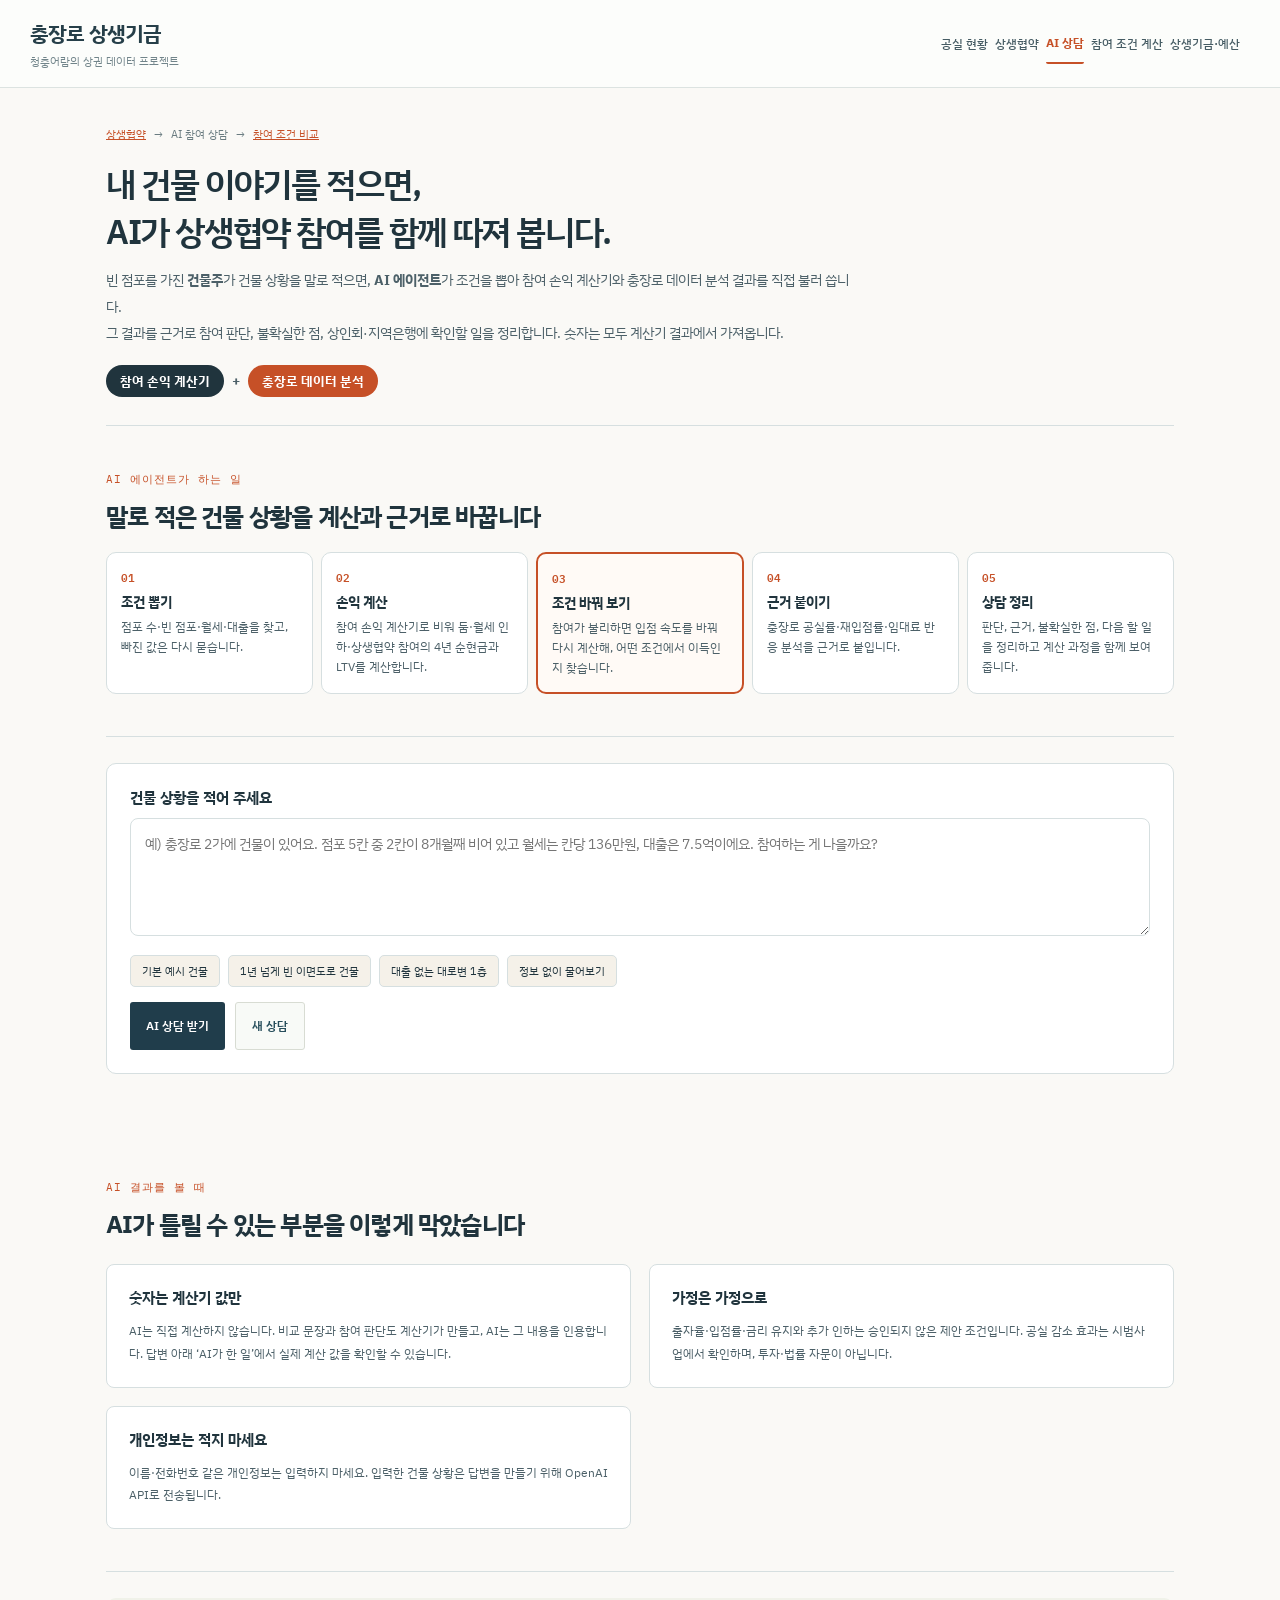
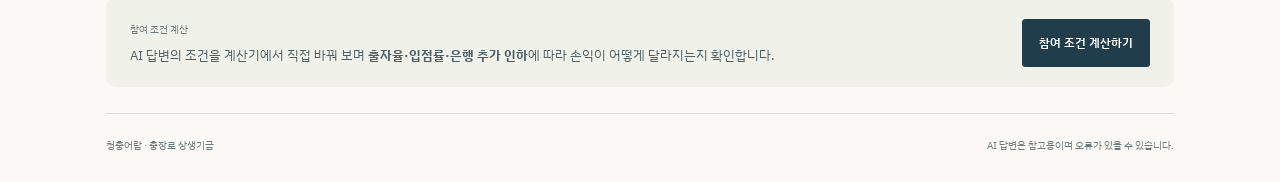
<file: 01_홈페이지/agent.html>
<!doctype html><html lang="ko"><head><meta charset="utf-8"><meta name="viewport" content="width=device-width,initial-scale=1"><title>AI 참여 상담 | 청충어람</title><link rel="stylesheet" href="https://fonts.googleapis.com/css2?family=IBM+Plex+Mono:wght@500&family=IBM+Plex+Sans+KR:wght@400;600;700&display=swap"><style>
:root{--bg:#faf9f6;--surface:#fff;--ink:#24312e;--ink2:#58635e;--muted:#77817b;--line:#e1e5df;--soft:#f3f4ef;--accent:#c65027;--f:"IBM Plex Sans KR","Malgun Gothic",sans-serif;--m:"IBM Plex Mono",monospace}
*{box-sizing:border-box}html{scroll-behavior:smooth;scroll-padding-top:20px}body{margin:0;background:var(--bg);color:var(--ink);font:14px var(--f)}button,input,a{-webkit-tap-highlight-color:transparent}button,input{font:inherit}button,a{touch-action:manipulation}button{cursor:pointer}button:focus-visible,a:focus-visible,input:focus-visible{outline:3px solid #c65027;outline-offset:4px}button{transition:background .2s,box-shadow .2s,transform .2s}button:hover{background:#f4f1e9}button:active{transform:translateY(1px)}[hidden]{display:none!important}a{color:inherit}p{line-height:1.85;margin:0;color:var(--ink2)}
.topbar{height:78px;display:flex;align-items:center;justify-content:space-between;padding:0 32px;background:#fff;border-bottom:1px solid var(--line);gap:20px}.brand{display:flex;align-items:center;gap:12px;text-decoration:none}.brand-mark{display:grid;grid-template-columns:repeat(2,9px);gap:4px;transform:rotate(-8deg)}.brand-mark i{width:9px;height:17px;background:var(--accent);border-radius:2px}.brand-mark i:nth-child(2){opacity:.45}.brand-mark i:nth-child(3){opacity:.7}.brand-title{font-size:19px;font-weight:700;letter-spacing:-.7px}.brand-sub{display:block;font-size:10px;letter-spacing:2px;color:var(--muted);margin-top:3px}.topnav{display:flex;align-items:center;gap:24px}.topnav a{text-decoration:none;color:var(--ink2);font-size:13px}.tag{font-size:11px;color:#9a4324;background:#fbf0e9;border:1px solid #f0d8c9;border-radius:20px;padding:6px 10px}
.mapwrap{position:relative;height:calc(100svh - 118px);min-height:540px;max-height:980px;isolation:isolate;overflow:hidden;background:#edf0e9}#map{position:absolute;inset:0}.mapwrap:fullscreen{height:100vh;max-height:none}.mapbar{position:absolute;z-index:10;top:22px;left:24px;right:24px;display:flex;gap:12px;align-items:flex-start;justify-content:space-between;pointer-events:none}.mapbar>*{pointer-events:auto}.scope{display:flex;background:#fff;border:1px solid #e1e5df;padding:5px;border-radius:12px;box-shadow:0 3px 16px #20352b12;gap:3px}.scope button{border:0;border-radius:8px;padding:10px 15px;background:transparent;color:var(--ink2);font-size:13px;font-weight:600}.scope button[aria-pressed=true]{background:var(--ink);color:#fff}.tools{display:flex;gap:8px}.tool{height:44px;background:#fff;border:1px solid var(--line);border-radius:10px;padding:0 14px;color:var(--ink);box-shadow:0 3px 16px #20352b10}.tool[aria-pressed=true]{background:#f9ece3;border-color:#c65027;color:#ab431e}.icon-tool{font-size:22px;width:44px;padding:0}.summary{position:absolute;z-index:5;left:26px;top:92px;background:#ffffffeb;border:1px solid #ffffff;border-radius:12px;padding:14px 18px;box-shadow:0 5px 25px #20352b0c;pointer-events:none;backdrop-filter:blur(12px)}.summary .eyebrow{font-size:10px;letter-spacing:1.3px;color:var(--muted);margin-bottom:6px}.summary b{font:600 27px var(--m);color:var(--accent)}.summary .count-label{font-size:12px;color:var(--ink2);margin:0 12px 0 4px}.summary small{display:block;font-size:11px;color:var(--muted);margin-top:5px}
.legend{position:absolute;z-index:10;left:24px;bottom:38px;width:248px;border:1px solid #e1e5df;border-radius:14px;background:#ffffffee;backdrop-filter:blur(14px);box-shadow:0 8px 32px #21352915;overflow:hidden;animation:rise .5s ease both}.legend-heading{padding:16px 17px 10px;display:flex;justify-content:space-between;align-items:center}.legend-heading b{font-size:14px}.legend-heading span{font-size:10px;color:var(--muted)}.legend-options{padding:0 8px 8px}.legend-row{width:100%;display:flex;align-items:center;gap:10px;text-align:left;background:transparent;border:1px solid transparent;padding:9px;border-radius:7px;color:var(--ink);font-size:12px}.legend-row[aria-pressed=true]{background:#f2f2ec;border-color:#e0e2d9}.legend-row em{font-style:normal;margin-left:auto;font:11px var(--m);color:var(--muted)}.dot{display:inline-block;width:10px;height:10px;border-radius:50%;flex-shrink:0;vertical-align:middle}.legend-foot{padding:11px 17px;border-top:1px solid var(--line);font-size:10px;color:var(--muted);line-height:1.7}.size-key{display:inline-flex;align-items:center;gap:4px;margin-right:8px;vertical-align:middle}.size-key i{display:inline-block;border:1px solid #8c9690;border-radius:50%;width:6px;height:6px}.size-key i:nth-child(2){width:10px;height:10px}.size-key i:nth-child(3){width:15px;height:15px}.filter-reset{border:0;background:none;color:var(--accent);font-size:11px;margin-left:auto}.zoom-controls{position:absolute;right:24px;bottom:38px;z-index:10;display:flex;flex-direction:column;gap:7px}.zoom-controls button{width:42px;height:42px;border:1px solid var(--line);border-radius:10px;background:#fff;font-size:23px;color:var(--ink);box-shadow:0 3px 15px #20352b12}.zoom-controls button:last-child{font-size:19px}.zoom-controls button:disabled{color:#c2c8c4;cursor:default}.map-caption{height:40px;background:#fff;display:flex;align-items:center;justify-content:space-between;padding:0 28px;border-bottom:1px solid var(--line);font-size:11px;color:var(--muted)}.map-caption a{text-decoration:none;color:var(--accent)}
.detail,.list-panel{position:absolute;right:24px;top:82px;z-index:15;width:340px;max-height:calc(100% - 165px);overflow:auto;background:#fff;border:1px solid var(--line);border-radius:14px;box-shadow:0 14px 55px #20352b26;padding:23px;animation:slide .25s ease both}.list-panel{padding:0}.list-header{position:sticky;top:0;background:#fff;padding:19px 18px 12px;z-index:1;border-bottom:1px solid var(--line)}.list-header h2{font-size:16px;margin:0 0 14px}.close{border:0;background:transparent;color:var(--muted);font-size:24px;position:absolute;right:12px;top:10px;padding:2px 8px;border-radius:6px}.list-header input{width:100%;border:1px solid var(--line);border-radius:8px;padding:10px;background:var(--bg);font-size:12px}.list{display:flex;flex-direction:column;padding:0 12px}.list button{display:flex;justify-content:space-between;align-items:center;gap:10px;text-align:left;border:0;border-bottom:1px solid #edf0eb;background:none;padding:14px 4px;color:var(--ink);font-size:12px}.list button:hover{background:#f7f7f2}.list .dot{margin-right:7px}.n{font:11px var(--m);white-space:nowrap;color:var(--muted)}.empty{padding:24px;text-align:center;font-size:12px;color:var(--muted)}.pop{position:relative}.pop .x{position:absolute;right:-12px;top:-16px;border:0;border-radius:6px;background:transparent;font-size:26px;color:var(--muted);padding:3px 8px}.pop h3{margin:0 20px 10px 0;font-size:18px;letter-spacing:-.5px}.pop .r{display:flex;justify-content:space-between;gap:16px;padding:11px 0;border-top:1px solid #edf0eb;line-height:1.7;font-size:12px}.pop .r span:last-child{white-space:nowrap;color:var(--muted)}.pop .r span:first-child{min-width:0;overflow-wrap:anywhere}.detail-label{display:block;color:var(--accent);letter-spacing:1.3px;font-size:10px;margin-bottom:12px}.mk{border-radius:50%;border:2px solid #fff;box-shadow:0 2px 7px #27382f40;cursor:pointer;transition:box-shadow .2s,filter .2s;animation:marker-in .45s cubic-bezier(.2,.8,.3,1) both}.mk:hover{filter:brightness(1.1);box-shadow:0 0 0 5px #ffffff70,0 3px 10px #27382f40}.mk.sel{box-shadow:0 0 0 3px #24312e,0 0 0 9px #ffffff90;animation:select-ring .65s ease}.mk:focus-visible{outline:3px solid #24312e;outline-offset:4px}
.about{max-width:1140px;padding:72px 36px 60px;margin:auto}.section-kicker{font:11px var(--m);letter-spacing:2px;color:var(--accent);margin-bottom:16px}.intro{display:grid;grid-template-columns:1fr 1.15fr;gap:64px;padding-bottom:48px;border-bottom:1px solid var(--line)}.intro h1{font-size:31px;line-height:1.45;letter-spacing:-1.3px;margin:0}.intro p{font-size:14px}.source-pill{display:inline-block;margin-top:16px;font-size:11px;color:var(--muted)}.method{display:grid;grid-template-columns:1fr 1fr;gap:64px;margin-top:42px}.method h2{font-size:18px;letter-spacing:-.5px;margin:0 0 18px}.timeline{display:flex;justify-content:space-between;position:relative;margin:26px 0}.timeline:before{content:"";height:1px;background:#d8dfd6;position:absolute;left:0;right:0;top:5px}.timeline div{position:relative;font:11px var(--m);color:var(--muted);background:var(--bg);padding-right:12px}.timeline i{display:block;width:10px;height:10px;background:#c4ccc1;border:2px solid var(--bg);outline:1px solid #c4ccc1;border-radius:50%;margin:0 0 14px}.timeline div:last-child{padding-right:0;color:var(--accent)}.timeline div:last-child i{background:var(--accent);outline-color:var(--accent)}.method p,.method li{font-size:12px;line-height:1.9;color:var(--ink2)}.method ol{padding-left:18px;margin:0;display:flex;flex-direction:column;gap:10px}.calibration{border-left:2px solid #dc9b79;background:#f6f0e8;padding:13px 15px;margin-top:22px}.footer{border-top:1px solid var(--line);padding-top:22px;margin-top:42px;display:flex;justify-content:space-between;font-size:10px;color:var(--muted)}.map-status{position:absolute;z-index:20;top:46%;left:50%;transform:translate(-50%,-50%);padding:18px 24px;border-radius:12px;box-shadow:0 5px 30px #20352b18;background:#fff;text-align:center;max-width:90%;line-height:1.8;font-size:13px}.map-status a{color:var(--accent)}
@keyframes rise{from{opacity:0;transform:translateY(12px)}to{opacity:1;transform:translateY(0)}}@keyframes slide{from{opacity:0;transform:translateX(14px)}to{opacity:1;transform:translateX(0)}}@keyframes marker-in{from{opacity:0;scale:.45}to{opacity:1;scale:1}}@keyframes select-ring{from{box-shadow:0 0 0 3px #24312e,0 0 0 18px #ffffff00}to{box-shadow:0 0 0 3px #24312e,0 0 0 9px #ffffff90}}
@media(min-width:1000px){.topbar{padding:0 36px}.mapbar{left:28px;right:28px}.legend{left:28px}}
@media(max-width:720px){.topbar{height:68px;padding:0 17px}.brand-title{font-size:16px}.brand-sub{font-size:8px}.topnav{gap:12px}.topnav .tag{display:none}.topnav a{font-size:11px}.mapwrap{height:calc(100svh - 102px);min-height:560px}.mapbar{left:12px;right:12px;top:14px;flex-wrap:wrap;gap:8px}.scope{width:100%;justify-content:center}.scope button{flex:1;padding:9px 5px;font-size:11px}.tools{margin-left:auto;gap:6px}.tool{height:37px;padding:0 10px;font-size:11px}.icon-tool{width:37px;padding:0;font-size:20px}.summary{left:14px;top:112px;padding:10px 13px}.summary b{font-size:23px}.summary .eyebrow{font-size:9px}.summary small{font-size:10px}.legend{left:12px;bottom:30px;width:210px}.legend-heading{padding:12px 13px 7px}.legend-heading b{font-size:12px}.legend-heading span{font-size:9px}.legend-options{padding:0 6px 5px}.legend-row{padding:7px;font-size:11px}.legend-foot{padding:8px 13px;font-size:9px}.zoom-controls{right:12px;bottom:30px}.detail,.list-panel{top:112px;right:12px;left:12px;width:auto;max-height:calc(100% - 145px)}.mapwrap:has(.detail:not([hidden])) .legend,.mapwrap:has(.list-panel:not([hidden])) .legend{visibility:hidden}.map-caption{height:34px;padding:0 14px;font-size:9px}.about{padding:44px 22px}.intro,.method{grid-template-columns:1fr;gap:24px}.intro{padding-bottom:30px}.intro h1{font-size:27px}.intro p{font-size:13px}.method{margin-top:30px}.footer{gap:15px;line-height:1.6}}
@media(prefers-reduced-motion:reduce){html{scroll-behavior:auto}*,*:before,*:after{animation:none!important;transition:none!important}}

html{scroll-padding-top:90px}.topbar{position:sticky;top:0;z-index:40;background:#fffefbf5;backdrop-filter:blur(16px)}.topnav a{transition:color .2s}.topnav a:hover{color:var(--accent)}.nav-soon{font-size:9px;color:#90988e;margin-left:4px}.home-hero{max-width:1250px;margin:auto;padding:65px 48px 52px;display:grid;grid-template-columns:1.5fr 1fr;gap:50px;align-items:center;min-height:420px}.hero-copy{animation:rise .7s ease both}.hero-kicker{display:flex;align-items:center;gap:9px;font:10px var(--m);letter-spacing:2px;color:var(--accent);margin-bottom:24px}.hero-kicker:before{content:'';width:22px;height:1px;background:var(--accent)}.hero-copy h1{font-size:clamp(32px,4vw,51px);font-weight:600;line-height:1.35;letter-spacing:-2px;margin:0 0 23px}.hero-copy h1 span{color:var(--accent)}.hero-copy>p{font-size:14px;line-height:1.9;max-width:500px}.hero-actions{display:flex;gap:12px;flex-wrap:wrap;margin-top:29px}.action{display:inline-flex;justify-content:center;align-items:center;gap:24px;padding:14px 20px;border-radius:8px;text-decoration:none;font-size:13px;font-weight:600;transition:transform .2s,background .2s}.action:hover{transform:translateY(-3px)}.action-primary{background:var(--ink);color:#fff}.action-primary:hover{background:#3c4c40}.action-secondary{border:1px solid #d8dcd3;background:transparent;color:var(--ink)}.hero-art{height:265px;position:relative;display:flex;align-items:center;justify-content:center;animation:rise .9s ease both}.city-grid{display:grid;grid-template-columns:repeat(5,40px);grid-template-rows:repeat(4,40px);gap:12px;transform:rotate(-15deg);position:relative}.city-grid:before{content:'';position:absolute;inset:-38px;border:1px solid #dce0d5;border-radius:8px}.city-grid:after{content:'';position:absolute;inset:-62px;border:1px solid #e9e9df;border-radius:8px}.city-grid i{background:#dce1d5;border:1px solid #cdd4c4;border-radius:3px;box-shadow:3px 4px 0 #c8cebf55}.city-grid i:nth-child(3n){background:#e9e9dd}.city-grid i:nth-child(4),.city-grid i:nth-child(12),.city-grid i:nth-child(18){background:#fff6e9;border:1.5px dashed #d78d65;box-shadow:none}.city-grid i:nth-child(8){background:#c65027;border-color:#c65027;box-shadow:4px 5px 0 #a9402220}.art-caption{position:absolute;bottom:-5px;right:20px;font-size:10px;letter-spacing:1px;color:#858b7d;background:var(--bg);padding:7px 10px}.section-head{padding:30px 32px 24px;display:flex;justify-content:space-between;align-items:end;gap:22px;max-width:1250px;margin:auto}.section-head h2{font-size:23px;letter-spacing:-.8px;margin:0 0 8px}.section-head p{font-size:12px}.section-head .section-kicker{font-size:10px;margin-bottom:10px}.data-date{white-space:nowrap;font-size:11px;color:var(--muted);border:1px solid var(--line);padding:8px 12px;border-radius:20px}.map-area{border-top:1px solid var(--line);background:#fff}.mapwrap{height:75svh;min-height:560px;max-height:820px;margin:0 20px;border:1px solid #dfe3dc;border-radius:14px}.mapwrap:fullscreen{margin:0;border-radius:0;max-height:none;height:100vh}.map-caption{border-bottom:0;margin:0 20px;padding:0 8px;height:46px}.next-section{max-width:1190px;margin:0 auto;padding:65px 32px 58px}.next-heading{display:flex;justify-content:space-between;align-items:end;gap:24px;margin-bottom:25px}.next-heading h2{font-size:27px;letter-spacing:-1px;margin:0}.next-heading p{font-size:12px}.feature-grid{display:grid;grid-template-columns:1fr 1fr;gap:20px}.feature-card{border:1px solid #dce1d5;border-radius:14px;padding:30px;background:#fffefb;position:relative;transition:transform .25s,box-shadow .25s;scroll-margin-top:110px}.feature-card:hover{transform:translateY(-4px);box-shadow:0 14px 35px #24312e08}.feature-card.simulation{background:#f0f2e9}.feature-top{display:flex;justify-content:space-between;align-items:center;margin-bottom:27px}.feature-number{font:11px var(--m);letter-spacing:1px;color:var(--muted)}.coming-badge{font-size:10px;color:#777f70;border:1px solid #d7ddcd;padding:5px 9px;border-radius:20px}.feature-card h3{font-size:22px;margin:0 0 12px;letter-spacing:-.7px}.feature-card p{font-size:13px;max-width:410px;min-height:50px}.feature-tags{display:flex;gap:7px;flex-wrap:wrap;margin:20px 0 26px}.feature-tags span{font-size:10px;color:#6e7868;background:#f0f2e9;border-radius:5px;padding:5px 8px}.simulation .feature-tags span{background:#e6eadc}.coming-button{display:flex;width:100%;border:0;border-top:1px solid #dfe4d6;padding:17px 0 0;align-items:center;justify-content:space-between;background:transparent;color:#838a7c;font-size:12px;cursor:default}.coming-button:hover{background:transparent}.feature-card:target{outline:2px solid #c6502760;outline-offset:4px}.about{border-top:1px solid var(--line);padding-top:42px}.about>.section-kicker,.about>.intro{display:none}.method{margin-top:0}.method-disclosure>summary{cursor:pointer;display:flex;justify-content:space-between;align-items:center;font-size:16px;font-weight:600;padding:0 0 18px;list-style:none}.method-disclosure>summary::-webkit-details-marker{display:none}.method-disclosure>summary:after{content:'자세히 보기 +';font-size:11px;font-weight:400;color:var(--muted)}.method-disclosure[open]>summary{margin-bottom:20px}.method-disclosure[open]>summary:after{content:'접기 −'}.footer{margin-top:20px}.hero-scroll{font:10px var(--m);letter-spacing:1.5px;color:var(--muted);margin-top:25px;display:block}
@media(min-width:1440px){.mapwrap{margin:0 36px}.map-caption{margin:0 36px}.home-hero{padding-top:75px;padding-bottom:65px}}
@media(max-width:720px){html{scroll-padding-top:115px}.topbar{height:auto;min-height:90px;flex-wrap:wrap;padding:14px 18px 11px;gap:14px}.brand-title{font-size:16px}.topnav{width:100%;justify-content:space-between;gap:8px}.topnav a{font-size:12px}.nav-soon{font-size:8px}.brand-sub{font-size:8px}.home-hero{display:block;padding:39px 24px 32px;min-height:0}.hero-art{display:none}.hero-kicker{font-size:9px;margin-bottom:19px}.hero-copy h1{font-size:34px;letter-spacing:-1.4px;margin-bottom:19px}.hero-copy>p{font-size:12px}.hero-actions{gap:9px;margin-top:23px}.action{font-size:12px;padding:12px 14px;gap:16px}.hero-scroll{margin-top:22px;font-size:9px}.section-head{padding:26px 20px 18px;align-items:start;flex-wrap:wrap;gap:10px}.section-head h2{font-size:21px}.section-head p{font-size:11px}.data-date{font-size:9px;padding:6px 9px}.mapwrap{margin:0 10px;min-height:580px;height:78svh;border-radius:10px}.map-caption{margin:0 10px;height:45px;font-size:9px;gap:12px}.next-section{padding:42px 20px}.next-heading{display:block}.next-heading h2{font-size:23px;margin-bottom:12px}.feature-grid{grid-template-columns:1fr;gap:14px}.feature-card{padding:24px;scroll-margin-top:125px}.feature-top{margin-bottom:20px}.feature-card h3{font-size:21px}.feature-card p{font-size:12px;min-height:0}.about{padding:30px 22px}.method-disclosure>summary{font-size:14px}}
@media(prefers-reduced-motion:reduce){html{scroll-behavior:auto}.hero-copy,.hero-art{animation:none}.feature-card,.action{transition:none}}


:root{--bg:#f8fafb;--ink:#17354b;--ink2:#50616d;--muted:#768590;--accent:#176b87;--line:#dce4e9;--soft:#edf3f6}
.topbar{height:88px;padding:0 max(28px,calc((100vw - 1220px)/2));background:#fff;border-bottom:1px solid var(--line);box-shadow:none;gap:35px}.brand-title{font-size:21px;letter-spacing:-.8px;color:#153c56}.brand-sub{font-family:var(--f);font-size:11px;font-weight:400;letter-spacing:0;color:#788b96;margin-top:6px}.topnav{gap:30px;height:100%}.topnav a,.topnav button{font:500 13px var(--f);color:#344f61;white-space:nowrap;background:none;border:0;text-decoration:none;padding:12px 0}.topnav button:hover,.topnav a:hover{color:#087d9d;background:none}.home-hero{max-width:none;min-height:440px;display:block;padding:68px max(28px,calc((100vw - 1140px)/2)) 61px;background:#143b54;color:#fff;position:relative;border-bottom:5px solid #3396a6}.hero-copy{max-width:1000px}.hero-kicker{color:#b8dce6;font:500 12px var(--f);letter-spacing:1px;margin-bottom:22px}.hero-kicker:before{display:none}.hero-copy h1{font-size:clamp(32px,3.9vw,49px);line-height:1.4;letter-spacing:-1.6px;margin-bottom:23px}.hero-copy h1 span{color:#fff}.hero-copy>p{max-width:790px;color:#d5e0e6;font-size:14px;line-height:1.9}.hero-actions{margin-top:29px;gap:12px}.action{border-radius:3px;padding:14px 21px;font:600 13px var(--f);min-height:48px}.action-primary{background:#fff;color:#173e56;border:1px solid #fff}.action-primary:hover{background:#e9f3f7}.action-secondary{background:transparent;border:1px solid #8aa8ba;color:#fff}.action-secondary:hover{background:#244f69}.hero-copy>.availability{font-size:11px;color:#a8c1d0;margin-top:14px}.section-head{padding-top:36px;padding-bottom:26px}.section-head h2{color:#173e56}.section-kicker{font-family:var(--f);font-size:11px;letter-spacing:1px;color:#37738c}.mapwrap{border-radius:3px}.scope button[aria-pressed=true]{background:#173e56}.summary b{color:#b7492c}.legend,.detail,.list-panel{border-radius:6px}.tool,.zoom-controls button{border-radius:4px}.icon-tool{font-size:11px;width:auto;padding:0 12px}.zoom-controls button:last-child{font-size:11px}.map-caption a{color:#176b87}.about{border-top:1px solid var(--line);padding-top:55px;padding-bottom:35px}.about>.section-kicker{display:block}.about>.intro{display:grid}.intro h2{font-size:29px;line-height:1.45;letter-spacing:-1px;margin:0}.method{margin-top:38px}.method h2{color:#173e56}.footer{margin-top:42px}.notice-dialog{border:1px solid var(--line);border-radius:8px;padding:30px;max-width:420px;width:calc(100% - 40px);color:var(--ink);box-shadow:0 20px 70px #0f293d33}.notice-dialog::backdrop{background:#102d3e66}.notice-dialog h2{font-size:21px;margin:0 0 14px}.notice-dialog p{font-size:13px;line-height:1.8}.notice-dialog button{display:block;margin:24px 0 0 auto;border:0;border-radius:3px;padding:10px 24px;background:#173e56;color:#fff;font:500 13px var(--f)}
@media(max-width:800px){html{scroll-padding-top:125px}.topbar{height:auto;min-height:110px;flex-direction:column;align-items:flex-start;gap:13px;padding:16px 20px 10px}.brand-title{font-size:18px}.brand-sub{font-size:10px}.topnav{width:100%;height:auto;gap:14px;justify-content:space-between}.topnav a,.topnav button{font-size:11px;padding:7px 0}.home-hero{min-height:0;padding:42px 24px 39px}.hero-copy h1{font-size:33px;letter-spacing:-1.2px}.hero-kicker{font-size:10px}.hero-copy>p{font-size:12px}.hero-copy>p br{display:none}.hero-actions{gap:9px}.action{font-size:11px;padding:12px 15px;min-height:43px}.hero-copy>.availability{font-size:10px}.intro h2{font-size:25px}.about{padding-top:36px}.about>.intro{grid-template-columns:1fr;gap:22px}.method{margin-top:30px}.icon-tool{font-size:10px;padding:0 9px}}

/* Restore the original warm homepage palette and illustration. */
:root{--bg:#faf9f6;--surface:#fff;--ink:#24312e;--ink2:#58635e;--muted:#77817b;--line:#e1e5df;--soft:#f3f4ef;--accent:#c65027}
.topbar{background:#fffefbf5}.brand-title{color:var(--ink)}.brand-sub{color:var(--muted)}.topnav a,.topnav button{color:var(--ink2)}.topnav button:hover,.topnav a:hover{color:var(--accent)}
.home-hero{max-width:1250px;margin:auto;padding:65px 48px 52px;display:grid;grid-template-columns:1.5fr 1fr;gap:50px;align-items:center;min-height:420px;background:var(--bg);color:var(--ink);border-bottom:0}.hero-copy{max-width:none}.hero-kicker{color:var(--accent);font-size:11px;letter-spacing:1px}.hero-kicker:before{display:block}.hero-copy h1{font-size:clamp(32px,3.6vw,46px);line-height:1.4;letter-spacing:-1.6px}.hero-copy h1 span{color:var(--accent)}.hero-copy>p{color:var(--ink2);font-size:13px;max-width:560px}.hero-copy>.availability{color:var(--muted);font-size:11px}.hero-art{display:flex}.hero-actions{gap:10px}.action{border-radius:8px;font-size:12px;padding:13px 16px}.action-primary{background:var(--ink);color:#fff;border-color:var(--ink)}.action-primary:hover{background:#3c4c40}.action-secondary{border-color:#d8dcd3;color:var(--ink);background:transparent}.action-secondary:hover{background:#eeeFE7}
.section-head{max-width:1180px;padding-left:0;padding-right:0;width:calc(100% - 96px)}.section-head h2,.method h2{color:var(--ink)}.section-kicker{color:var(--accent)}.mapwrap{width:calc(100% - 96px);max-width:1180px;margin:0 auto;border-radius:12px}.mapwrap:fullscreen{width:100%;max-width:none;margin:0;border-radius:0}.map-caption{width:calc(100% - 96px);max-width:1180px;margin:0 auto;padding-left:6px;padding-right:6px}.map-caption a{color:var(--accent)}.scope button[aria-pressed=true]{background:var(--ink)}.summary b{color:var(--accent)}.legend,.detail,.list-panel{border-radius:12px}.tool,.zoom-controls button{border-radius:9px}.notice-dialog button{background:var(--ink)}
@media(min-width:1440px){.home-hero{padding-top:75px;padding-bottom:65px}.mapwrap,.map-caption{margin-left:auto;margin-right:auto}}
@media(max-width:900px){.home-hero{grid-template-columns:1.6fr 1fr;gap:20px;padding-left:30px;padding-right:30px}.city-grid{grid-template-columns:repeat(5,30px);grid-template-rows:repeat(4,30px);gap:9px}.city-grid:after{inset:-40px}.city-grid:before{inset:-24px}.art-caption{right:0;font-size:9px}}
@media(max-width:720px){.home-hero{display:block;min-height:0;padding:39px 24px 32px}.hero-art{display:none}.hero-copy h1{font-size:32px}.hero-copy>p{font-size:12px}.hero-copy>.availability{font-size:10px}.action{font-size:11px;padding:12px 13px}.section-head{width:calc(100% - 40px);padding:26px 0 18px}.mapwrap{width:calc(100% - 32px);margin:0 auto;border-radius:10px}.map-caption{width:calc(100% - 32px);margin:0 auto;padding:0 3px}}
#fullscreen{width:44px;padding:0;display:inline-flex;align-items:center;justify-content:center}#reset-map{display:flex;align-items:center;justify-content:center}@media(max-width:720px){#fullscreen{width:37px}}
/* Content stays readable without JavaScript or when motion is reduced. */
.scroll-reveal{opacity:0;transform:translateY(24px);transition:opacity .7s ease var(--reveal-delay,0ms),transform .7s cubic-bezier(.22,.61,.36,1) var(--reveal-delay,0ms)}
.scroll-reveal.is-visible{opacity:1;transform:none}
@media(prefers-reduced-motion:reduce){.scroll-reveal{opacity:1;transform:none;transition:none}}
@media print{.scroll-reveal{opacity:1;transform:none;transition:none}}

/* Blocks exchange occupancy states while retaining the original grid. */
.city-grid i{transition:opacity 950ms ease,transform 950ms cubic-bezier(.22,.61,.36,1)}
.city-grid i[data-state="occupied"]{background:#dce1d5;border:1px solid #cdd4c4;box-shadow:3px 4px 0 #c8cebf55}
.city-grid i[data-state="soft"]{background:#e9e9dd;border:1px solid #cdd4c4;box-shadow:3px 4px 0 #c8cebf55}
.city-grid i[data-state="vacant"]{background:#fff6e9;border:1.5px dashed #d78d65;box-shadow:none}
.city-grid i[data-state="active"]{background:#c65027;border:1px solid #c65027;box-shadow:4px 5px 0 #a9402220}
.city-grid i.is-changing{opacity:0;transform:scale(.86)}
.home-hero{padding-top:100px;padding-bottom:100px;min-height:540px}
.section-head{padding-top:65px;padding-bottom:34px}
.map-caption{margin-bottom:90px}
.about{padding-top:75px;padding-bottom:70px}
.method{margin-top:55px;row-gap:36px}
@media(max-width:720px){.home-hero{padding-top:58px;padding-bottom:65px;min-height:0}.section-head{padding-top:44px;padding-bottom:26px}.map-caption{margin-bottom:58px}.about{padding-top:50px;padding-bottom:44px}.method{margin-top:36px}}
@media(prefers-reduced-motion:reduce){.city-grid i{transition:none}.city-grid i.is-changing{opacity:1;transform:none}}

/* Staggered introduction: a short entrance followed by a calm, readable resting state. */
@keyframes intro-arrive{from{opacity:0;transform:translateY(22px);filter:blur(3px)}to{opacity:1;transform:translateY(0);filter:blur(0)}}
@keyframes intro-accent{from{background-size:0% 100%}to{background-size:100% 100%}}
.hero-copy{animation:none}
.hero-copy>.hero-kicker,.hero-copy>h1,.hero-copy>p,.hero-copy>.hero-actions{animation:intro-arrive 1.05s cubic-bezier(.22,.61,.36,1) both}
.hero-copy>.hero-kicker{animation-delay:100ms}
.hero-copy>h1{animation-delay:280ms}
.hero-copy>p{animation-delay:540ms}
.hero-copy>.hero-actions{animation-delay:780ms}
.hero-copy>.availability{animation-delay:980ms}
.hero-copy h1 span{background-image:linear-gradient(transparent 88%,#c6502722 88%);background-repeat:no-repeat;background-size:0% 100%;animation:intro-accent 1.1s ease 1.1s forwards}
.hero-copy:focus-within>*{animation:none;opacity:1;transform:none;filter:none}
@media(prefers-reduced-motion:reduce){.hero-copy>.hero-kicker,.hero-copy>h1,.hero-copy>p,.hero-copy>.hero-actions,.hero-copy h1 span{animation:none;opacity:1;transform:none;filter:none}.hero-copy h1 span{background-size:100% 100%}}

/* The introduction fills the initial viewport; the map starts below the fold. */
.home-hero{box-sizing:border-box;min-height:calc(100svh - 88px);align-content:center}
@media(max-width:800px){.home-hero{min-height:calc(100svh - 110px)}}
@media(max-width:720px){.home-hero{display:flex;flex-direction:column;justify-content:center;align-items:stretch;min-height:calc(100svh - 110px);padding-top:64px;padding-bottom:72px}}

/* Reveal the map only as its section enters the viewport. */
.map-area.map-await .section-head,.map-area.map-await .mapwrap,.map-area.map-await .map-caption{opacity:0;transform:translateY(42px)}
.map-area.map-reveal .section-head,.map-area.map-reveal .mapwrap,.map-area.map-reveal .map-caption{transition:opacity 1.1s ease,transform 1.1s cubic-bezier(.22,.61,.36,1)}
.map-area.map-reveal .mapwrap{transition-delay:160ms}
.map-area.map-reveal .map-caption{transition-delay:300ms}
@media(prefers-reduced-motion:reduce){.map-area.map-await .section-head,.map-area.map-await .mapwrap,.map-area.map-await .map-caption{opacity:1;transform:none}.map-area.map-reveal .section-head,.map-area.map-reveal .mapwrap,.map-area.map-reveal .map-caption{transition:none}}
@media print{.map-area.map-await .section-head,.map-area.map-await .mapwrap,.map-area.map-await .map-caption{opacity:1;transform:none}}

/* Give the opening copy more breathing room within its full-screen section. */
.hero-copy>.hero-kicker{margin-bottom:30px}
.hero-copy h1{font-size:clamp(34px,3.7vw,49px);line-height:1.58;margin-bottom:30px}
.hero-copy>p{font-size:14px;line-height:2.15;max-width:580px}
.hero-copy>.hero-actions{margin-top:36px;row-gap:14px}
.hero-copy>.availability{font-size:11px;margin-top:20px;line-height:1.9}
.hero-art{height:320px}
.city-grid{grid-template-columns:repeat(5,46px);grid-template-rows:repeat(4,46px);gap:14px}
.art-caption{bottom:-3px}
/* A full-width, distinct reading section after the white map section. */
.map-area{padding-bottom:72px}
.map-caption{margin-bottom:0}
.about{max-width:none;width:100%;box-sizing:border-box;min-height:calc(100svh - 88px);margin:0;background:#f1f3ec;border-top:1px solid #d8dfd1;padding:96px max(36px,calc((100% - 1068px)/2)) 72px}
.about>.section-kicker{margin-bottom:26px}
.about .intro{padding-bottom:48px;border-bottom-color:#d8dfd1}
.about .intro h2{line-height:1.6}
.about .intro p{line-height:2.05}
.about .timeline div{background:#f1f3ec}
.about .timeline i{border-color:#f1f3ec}
@media(max-width:900px) and (min-width:721px){.city-grid{grid-template-columns:repeat(5,35px);grid-template-rows:repeat(4,35px);gap:11px}.hero-copy h1{font-size:35px}.hero-copy>p{font-size:13px}.hero-art{height:285px}}
@media(max-width:720px){.hero-copy>.hero-kicker{margin-bottom:26px}.hero-copy h1{font-size:32px;line-height:1.6;margin-bottom:26px}.hero-copy>p{font-size:13px;line-height:2.1}.hero-copy>.hero-actions{margin-top:30px;row-gap:12px}.hero-copy>.availability{font-size:10px;margin-top:18px}.map-area{padding-bottom:48px}.about{min-height:calc(100svh - 110px);padding:64px 24px 48px}.about .intro{padding-bottom:32px;gap:24px}.about>.section-kicker{margin-bottom:22px}}

/* Larger, clearer typography for the explanation section. */
.about>.section-kicker{font-size:13px;letter-spacing:1.3px}
.about .intro h2{font-size:34px;line-height:1.5}
.about .intro p{font-size:16px;line-height:2;color:#46534b}
.about .source-pill{font-size:13px;line-height:1.8;color:#5d6a61}
.about .method .section-kicker{font-size:12px;letter-spacing:1px}
.about .method h2{font-size:23px;line-height:1.5;margin-bottom:22px}
.about .method p,.about .method li{font-size:15px;line-height:2;color:#46534b}
.about .method ol{gap:16px;padding-left:22px}
.about .timeline div{font-size:12px}
.about .calibration{font-size:14px}
@media(max-width:720px){.about .intro h2{font-size:29px}.about .intro p{font-size:15px;line-height:1.95}.about .source-pill{font-size:12px}.about .method h2{font-size:21px}.about .method p,.about .method li{font-size:14px;line-height:1.95}.about .timeline div{font-size:11px}}

/* Clear visual hierarchy for the overview and interpretation notes. */
.about .explanation-overview{grid-template-columns:1fr 1.2fr;gap:52px;align-items:center;border-bottom:0;padding-bottom:32px}
.about .explanation-heading h2{font-size:35px;line-height:1.45;letter-spacing:-1.2px;margin:0 0 20px}
.explanation-heading h2 span{color:var(--accent)}
.about .explanation-heading p{font-size:15px;line-height:1.95;margin:0;color:#58635e}
.map-reading-cards{display:grid;gap:12px}
.map-reading-card{display:flex;align-items:center;gap:18px;padding:21px 22px;border:1px solid #e0e5d9;border-radius:12px;background:#fffefb}
.map-reading-card h3{font-size:16px;font-weight:700;margin:0 0 7px;letter-spacing:-.4px;color:var(--ink)}
.about .map-reading-card p{font-size:13px;line-height:1.7;margin:0;color:#627066}
.reading-symbol{width:50px;height:46px;flex:0 0 50px;display:flex;align-items:center;justify-content:center;gap:4px;background:#f0f3eb;border-radius:10px}
.reading-symbol i{display:block;width:10px;height:10px;border-radius:50%;background:#66785c}
.reading-circles i:nth-child(2){width:15px;height:15px}.reading-circles i:nth-child(3){width:20px;height:20px}
.reading-colors i{width:11px;height:11px;background:#a9b27b}.reading-colors i:nth-child(2){background:#d1a05c}.reading-colors i:nth-child(3){background:#c65027}
.reading-select{font-size:28px;color:var(--accent)}
.estimate-notice{display:flex;align-items:center;gap:20px;padding:20px 24px;background:#f8eee3;border:1px solid #ecd8c2;border-radius:10px}
.notice-label{font-size:12px;font-weight:700;color:#9d4c28;white-space:nowrap}
.about .estimate-notice p{font-size:13px;line-height:1.85;color:#715a47;margin:0}.estimate-notice strong{font-weight:700}
.about .method{margin-top:56px;column-gap:46px;align-items:start}
.about .reading-note-list{list-style:none;padding:0;margin:0;gap:10px}
.about .reading-note-list li{display:flex;align-items:flex-start;gap:13px;background:#fffefb;border:1px solid #e0e5d9;border-radius:10px;padding:17px 18px}
.note-number{font:600 11px var(--m);color:#a35c39;background:#f7ede3;padding:6px;border-radius:5px;flex-shrink:0;margin-top:1px}
.reading-note-list h3{font-size:14px;line-height:1.65;font-weight:700;color:var(--ink);margin:0 0 5px;letter-spacing:-.3px}
.about .reading-note-list p{font-size:12px;line-height:1.85;color:#657067;margin:0}
@media(max-width:720px){.about .explanation-overview{grid-template-columns:1fr;gap:27px;padding-bottom:24px}.about .explanation-heading h2{font-size:29px}.about .explanation-heading p{font-size:14px}.map-reading-card{padding:18px 16px;gap:14px}.map-reading-card h3{font-size:15px}.about .map-reading-card p{font-size:12px}.estimate-notice{align-items:flex-start;flex-direction:column;gap:8px;padding:18px}.about .method{margin-top:40px;row-gap:38px}.about .reading-note-list li{padding:17px 15px}.reading-note-list h3{font-size:14px}}

/* Cool, solid accents balance the warm paper background. */
:root{--ink:#20343d;--ink2:#4c6068;--muted:#697b80;--line:#d6dfe0;--navy:#203d4b;--teal:#236b73}
.topbar{background:#fcfdfbf7;border-bottom:1px solid #d5dfe0}
.brand-title{color:#203d4b}
.topnav{height:auto;gap:7px;background:#203d4b;padding:6px 9px;border:1px solid #203d4b;border-radius:3px}
.topnav a,.topnav button{color:#f2f6f5;font-size:12px;padding:10px 13px;border-radius:2px;transition:background .2s,color .2s}
.topnav a:hover,.topnav button:hover{background:#365967;color:#fff}
.topnav a:focus-visible,.topnav button:focus-visible{outline-color:#b9e0df;outline-offset:1px}
.hero-kicker{color:#236b73}
.hero-copy h1 span{color:#b1442d}
.action{border-radius:3px}
.action-primary{background:#203d4b;border-color:#203d4b;color:#fff}
.action-primary:hover{background:#2c5665;border-color:#2c5665}
.action-secondary{border-color:#829ca3;color:#264d5b;background:#f8faf7}
.action-secondary:hover{background:#e7efed}
/* Stronger illustration edges and occupancy colors, with the same state animation. */
.city-grid i[data-state="occupied"]{background:#81999d;border:1px solid #5c7b83;box-shadow:3px 4px 0 #294d5a24}
.city-grid i[data-state="soft"]{background:#b0c3c0;border:1px solid #789a9b;box-shadow:3px 4px 0 #294d5a1c}
.city-grid i[data-state="vacant"]{background:#fff4e9;border:2px dashed #b94c32;box-shadow:none}
.city-grid i[data-state="active"]{background:#b8422b;border:1px solid #943721;box-shadow:4px 5px 0 #9437212b}
.city-grid:before{border-color:#b1c3c3}.city-grid:after{border-color:#d1ddda}
.art-caption{color:#526c73}
.scope{border-radius:5px;border-color:#cbd8d9}.scope button{border-radius:3px}
.scope button[aria-pressed=true]{background:#203d4b}
.tool,.zoom-controls button{border-radius:4px;border-color:#c9d6d9;color:#264956}
.tool[aria-pressed=true]{background:#e5eeee;border-color:#356a76;color:#204f60}
.legend,.detail,.list-panel{border-radius:6px}.legend-row{border-radius:3px}
.legend-row[aria-pressed=true]{background:#edf3f1;border-color:#cddbd8}
.list-header input{border-radius:3px}.notice-dialog,.notice-dialog button{border-radius:4px}
.about{background:#eef2ef;border-top-color:#c6d4d3}
.about .timeline div{background:#eef2ef}.about .timeline i{border-color:#eef2ef}
.about .explanation-heading h2 span{color:#236b73}
.map-reading-card{border-radius:5px;border-color:#cbd9d9;background:#fdfefd}
.map-reading-card h3{color:#203d4b}
.reading-symbol{background:#dce9e8;border:1px solid #afc9ca;border-radius:4px}
.reading-symbol i{background:#285c6d}
.reading-circles i{background:#285c6d;border:1px solid #1b4859}
.reading-colors i:first-child{background:#718b5c}.reading-colors i:nth-child(2){background:#b17a32}.reading-colors i:nth-child(3){background:#ae402b}
.reading-select{color:#1e5a6d;font-weight:700}
.estimate-notice{border-radius:4px;background:#e2ecec;border:1px solid #b5ccce;border-left:4px solid #2d6570}
.notice-label{color:#245765}.about .estimate-notice p{color:#405e68}
.about .reading-note-list li{border-radius:5px;border-color:#cedbd8;background:#fdfefd}
.note-number{color:#fff;background:#335968;border-radius:2px;padding:6px 7px}
.reading-note-list h3{color:#203d4b}
.about .footer{border-top:1px solid #cbd8d5;padding-top:25px;color:#60777d}
@media(max-width:1050px) and (min-width:801px){.topbar{gap:18px;padding-left:24px;padding-right:24px}.topnav{gap:2px;padding:5px}.topnav a,.topnav button{font-size:11px;padding:10px}}
@media(max-width:800px){.topnav{padding:5px;gap:2px;justify-content:space-between}.topnav a,.topnav button{font-size:10px;padding:10px 7px}.brand-title{color:#203d4b}}

/* A continuous dark navigation bar, including the brand. */
.topbar{background:#203d4bf7;border-bottom:1px solid #385766;box-shadow:0 3px 14px #142d3812}
.brand-title{color:#f2f6f4}.brand-sub{color:#bacdd0}
.topnav{background:transparent;border-color:transparent}
.topnav a,.topnav button{color:#e4efed}
.topnav a:hover,.topnav button:hover{background:#3b5c6a;color:#fff}
.brand:focus-visible{outline-color:#b9e0df}
/* Smooth enamel faces and raised edges; individual blocks lift toward the pointer. */
.city-grid{perspective:850px}
.city-grid:before,.city-grid:after{pointer-events:none}
.city-grid i{position:relative;isolation:isolate;border-radius:5px;cursor:pointer;transform-origin:center;transition:opacity 950ms ease,transform 430ms cubic-bezier(.2,.75,.25,1),box-shadow 430ms ease,filter 430ms ease}
.city-grid i:before{content:'';position:absolute;inset:1px;border-radius:3px;pointer-events:none;background:linear-gradient(135deg,#ffffff85 0%,#ffffff20 37%,transparent 57%,#183f5114 100%);box-shadow:inset 0 1px 0 #ffffff85,inset 0 -1px 0 #173b4826}
.city-grid i:after{content:'';position:absolute;inset:0;border-radius:inherit;pointer-events:none;opacity:0;background:linear-gradient(115deg,transparent 15%,#ffffff70 48%,transparent 80%);background-size:220% 100%;background-position:150% 0;transition:opacity .35s ease,background-position .7s ease}
.city-grid i[data-state="occupied"]{background:linear-gradient(145deg,#a8c0c3,#78989f 65%,#668991);border:1px solid #5c7b83;box-shadow:2px 3px 0 #456772,4px 6px 0 #456772,6px 10px 13px #24465422}
.city-grid i[data-state="soft"]{background:linear-gradient(145deg,#d1ded8,#a4c0bb 65%,#8eadab);border:1px solid #789a9b;box-shadow:2px 3px 0 #729591,4px 6px 0 #729591,6px 10px 13px #2446541a}
.city-grid i[data-state="active"]{background:linear-gradient(145deg,#dc7955,#bf4a30 60%,#a53725);border:1px solid #943721;box-shadow:2px 3px 0 #873725,4px 6px 0 #873725,6px 10px 13px #762d2725}
.city-grid i[data-state="vacant"]{background:linear-gradient(145deg,#fffaf2,#f3e7d6);border:2px dashed #b94c32;box-shadow:inset 0 1px 3px #a16a3620,2px 3px 0 #d8c4af,4px 6px 9px #674a3120}
.city-grid i[data-state="vacant"]:before{opacity:.45}
@media(hover:hover) and (pointer:fine){
.city-grid i:not(.is-changing):hover{z-index:3;transform:translateY(-9px) translateZ(32px) scale(1.09);filter:brightness(1.07);box-shadow:2px 4px 0 #365865,5px 9px 0 #365865,10px 20px 22px #203d4b40}
.city-grid i[data-state="active"]:not(.is-changing):hover{box-shadow:2px 4px 0 #873725,5px 9px 0 #873725,10px 20px 22px #762d2740}
.city-grid i[data-state="vacant"]:not(.is-changing):hover{box-shadow:2px 4px 0 #c8b197,5px 9px 0 #c8b197,10px 20px 22px #674a3130}
.city-grid i:not(.is-changing):hover:after{opacity:1;background-position:-30% 0}
}
.city-grid i.is-changing{opacity:0;transform:scale(.86);pointer-events:none;transition-duration:950ms}
@media(prefers-reduced-motion:reduce){.city-grid i,.city-grid i:after{transition:none}.city-grid i:not(.is-changing):hover{transform:none}.city-grid i.is-changing{opacity:1;transform:none}}

/* Quiet navigation and softly raised architectural tiles. */
.topbar{background:#fcfdfbf5;border-bottom:1px solid #dce3e1;box-shadow:none}
.brand-title{color:#263f49}.brand-sub{color:#71848a}
.topnav{background:transparent;border-color:transparent}
.topnav a,.topnav button{color:#465c64}
.topnav a:hover,.topnav button:hover{background:#edf2ef;color:#244d5c}
.brand:focus-visible,.topnav a:focus-visible,.topnav button:focus-visible{outline-color:#477d87}
.city-grid i{border-radius:4px;transition:opacity 950ms ease,transform 450ms cubic-bezier(.22,.61,.36,1),box-shadow 450ms ease,filter 450ms ease}
.city-grid i:before{inset:0;border-radius:inherit;background:linear-gradient(145deg,#ffffff35,transparent 60%);box-shadow:inset 0 1px 0 #ffffff70,inset 0 -1px 0 #294b5710}
.city-grid i:after{background:linear-gradient(115deg,transparent 20%,#ffffff28 50%,transparent 80%)}
.city-grid i[data-state="occupied"]{background:linear-gradient(145deg,#a7babb,#91aaae);border:1px solid #7f9a9f;box-shadow:0 2px 2px #3859631a,0 5px 9px #38596317}
.city-grid i[data-state="soft"]{background:linear-gradient(145deg,#cfdbd5,#b8cdc7);border:1px solid #a1b9b4;box-shadow:0 2px 2px #38596312,0 5px 9px #38596312}
.city-grid i[data-state="active"]{background:linear-gradient(145deg,#ce6b4b,#bb5339);border:1px solid #af4b34;box-shadow:0 2px 2px #8a43301c,0 5px 10px #8a43301c}
.city-grid i[data-state="vacant"]{background:linear-gradient(145deg,#fffaf3,#f6eee2);border:1.5px dashed #be7759;box-shadow:0 2px 5px #88674410}
/* Thin, softly elevated outer frames with a restrained top-edge highlight. */
.city-grid:before,.city-grid:after{box-sizing:border-box;border-radius:10px;background:transparent;pointer-events:none;z-index:-1}
.city-grid:before{border:1px solid #bccdca;box-shadow:inset 0 1px 0 #ffffffc0,0 2px 3px #36555e0c,0 9px 20px -12px #36555e3d}
.city-grid:after{border:1px solid #d8e2dd;box-shadow:inset 0 1px 0 #ffffffb0,0 2px 4px #36555e08,0 13px 26px -18px #36555e36}
@media(hover:hover) and (pointer:fine){
.city-grid i:not(.is-changing):hover{z-index:3;transform:translateY(-5px) translateZ(12px) scale(1.045);filter:brightness(1.025);box-shadow:0 3px 5px #36555e17,0 12px 17px -5px #36555e38}
.city-grid i[data-state="active"]:not(.is-changing):hover{box-shadow:0 3px 5px #8a43301a,0 12px 17px -5px #8a433033}
.city-grid i[data-state="vacant"]:not(.is-changing):hover{box-shadow:0 3px 5px #88674412,0 12px 17px -5px #88674426}
.city-grid i:not(.is-changing):hover:after{opacity:.65}
}
.city-grid i.is-changing{opacity:0;transform:scale(.92);transition-duration:950ms}
@media(prefers-reduced-motion:reduce){.city-grid i,.city-grid i:after{transition:none}.city-grid i:not(.is-changing):hover,.city-grid i.is-changing{transform:none}.city-grid i.is-changing{opacity:1}}

/* Caption belongs to the illustration, without a floating label background. */
.art-caption{position:absolute;bottom:-24px;left:50%;right:auto;transform:translateX(-50%);width:max-content;max-width:100%;padding:0;background:none;border:0;box-shadow:none;color:#71817f;font-size:10px;font-weight:400;letter-spacing:.3px;line-height:1.8;text-align:center}
.art-caption:before,.art-caption:after{content:none}
/* Retain the slower, item-by-item explanation entrance. */
#about .scroll-reveal{opacity:0;transform:translateY(32px);transition:opacity 1.45s ease var(--reveal-delay,0ms),transform 1.45s cubic-bezier(.22,.61,.36,1) var(--reveal-delay,0ms)}
#about .scroll-reveal.is-visible{opacity:1;transform:none}
@media(hover:hover) and (pointer:fine){#about .map-reading-card.is-visible:hover,#about .reading-note-list li.is-visible:hover{transform:translateY(-4px);border-color:#8faead;box-shadow:0 9px 22px -12px #294b5745;transition:transform .45s ease,border-color .4s ease,box-shadow .45s ease}}
@media(prefers-reduced-motion:reduce){#about .scroll-reveal{opacity:1;transform:none;transition:none}#about .map-reading-card.is-visible:hover,#about .reading-note-list li.is-visible:hover{transform:none}}
@media print{#about .scroll-reveal{opacity:1;transform:none}}

/* Restore the supplied reference's explanation styling only. */
#about{--bg:#faf9f6;--ink:#24312e;--ink2:#58635e;--muted:#77817b;--line:#e1e5df;--accent:#c65027}
#about{max-width:1140px;padding:72px 36px 60px;margin:auto}
#about .section-kicker{font:11px var(--m);letter-spacing:2px;color:var(--accent);margin-bottom:16px}
#about .intro{display:grid;grid-template-columns:1fr 1.15fr;gap:64px;padding-bottom:48px;border-bottom:1px solid var(--line)}
#about .intro h1{font-size:31px;line-height:1.45;letter-spacing:-1.3px;margin:0}
#about .intro p{font-size:14px}
#about .source-pill{display:inline-block;margin-top:16px;font-size:11px;color:var(--muted)}
#about .method{display:grid;grid-template-columns:1fr 1fr;gap:64px;margin-top:42px}
#about .method h2{font-size:18px;letter-spacing:-.5px;margin:0 0 18px}
#about .timeline{display:flex;justify-content:space-between;position:relative;margin:26px 0}
#about .timeline:before{content:"";height:1px;background:#d8dfd6;position:absolute;left:0;right:0;top:5px}
#about .timeline div{position:relative;font:11px var(--m);color:var(--muted);background:var(--bg);padding-right:12px}
#about .timeline i{display:block;width:10px;height:10px;background:#c4ccc1;border:2px solid var(--bg);outline:1px solid #c4ccc1;border-radius:50%;margin:0 0 14px}
#about .timeline div:last-child{padding-right:0;color:var(--accent)}
#about .timeline div:last-child i{background:var(--accent);outline-color:var(--accent)}
#about .method p,#about .method li{font-size:12px;line-height:1.9;color:var(--ink2)}
#about .method ol{padding-left:18px;margin:0;display:flex;flex-direction:column;gap:10px}
#about .calibration{border-left:2px solid #dc9b79;background:#f6f0e8;padding:13px 15px;margin-top:22px}
#about .footer{border-top:1px solid var(--line);padding-top:22px;margin-top:42px;display:flex;justify-content:space-between;font-size:10px;color:var(--muted)}
@media(max-width:720px){#about{padding:44px 22px}
#about .intro,#about .method{grid-template-columns:1fr;gap:24px}
#about .intro{padding-bottom:30px}
#about .intro h1{font-size:27px}
#about .intro p{font-size:13px}
#about .method{margin-top:30px}
#about .footer{gap:15px;line-height:1.6}}
#about .section-head .section-kicker{font-size:10px;margin-bottom:10px}
#about{border-top:1px solid var(--line);padding-top:42px}
#about>.section-kicker,#about>.intro{display:none}
#about .method{margin-top:0}
#about .method-disclosure>summary{cursor:pointer;display:flex;justify-content:space-between;align-items:center;font-size:16px;font-weight:600;padding:0 0 18px;list-style:none}
#about .method-disclosure>summary::-webkit-details-marker{display:none}
#about .method-disclosure>summary:after{content:'자세히 보기 +';font-size:11px;font-weight:400;color:var(--muted)}
#about .method-disclosure[open]>summary{margin-bottom:20px}
#about .method-disclosure[open]>summary:after{content:'접기 −'}
#about .footer{margin-top:20px}
@media(max-width:720px){#about{padding:30px 22px}
#about .method-disclosure>summary{font-size:14px}}
#about .section-kicker{font-family:var(--f);font-size:11px;letter-spacing:1px;color:#37738c}
#about{border-top:1px solid var(--line);padding-top:55px;padding-bottom:35px}
#about>.section-kicker{display:block}
#about>.intro{display:grid}
#about .intro h2{font-size:29px;line-height:1.45;letter-spacing:-1px;margin:0}
#about .method{margin-top:38px}
#about .method h2{color:#173e56}
#about .footer{margin-top:42px}
@media(max-width:800px){#about .intro h2{font-size:25px}
#about{padding-top:36px}
#about>.intro{grid-template-columns:1fr;gap:22px}
#about .method{margin-top:30px}}
#about .method h2{color:var(--ink)}
#about .section-kicker{color:var(--accent)}
#about{padding-top:75px;padding-bottom:70px}
#about .method{margin-top:55px;row-gap:36px}
@media(max-width:720px){#about{padding-top:50px;padding-bottom:44px}
#about .method{margin-top:36px}}
#about{max-width:none;width:100%;box-sizing:border-box;min-height:calc(100svh - 88px);margin:0;background:#f1f3ec;border-top:1px solid #d8dfd1;padding:96px max(36px,calc((100% - 1068px)/2)) 72px}
#about>.section-kicker{margin-bottom:26px}
#about .intro{padding-bottom:48px;border-bottom-color:#d8dfd1}
#about .intro h2{line-height:1.6}
#about .intro p{line-height:2.05}
#about .timeline div{background:#f1f3ec}
#about .timeline i{border-color:#f1f3ec}
@media(max-width:720px){#about{min-height:calc(100svh - 110px);padding:64px 24px 48px}
#about .intro{padding-bottom:32px;gap:24px}
#about>.section-kicker{margin-bottom:22px}}
#about>.section-kicker{font-size:13px;letter-spacing:1.3px}
#about .intro h2{font-size:34px;line-height:1.5}
#about .intro p{font-size:16px;line-height:2;color:#46534b}
#about .source-pill{font-size:13px;line-height:1.8;color:#5d6a61}
#about .method .section-kicker{font-size:12px;letter-spacing:1px}
#about .method h2{font-size:23px;line-height:1.5;margin-bottom:22px}
#about .method p,#about .method li{font-size:15px;line-height:2;color:#46534b}
#about .method ol{gap:16px;padding-left:22px}
#about .timeline div{font-size:12px}
#about .calibration{font-size:14px}
@media(max-width:720px){#about .intro h2{font-size:29px}
#about .intro p{font-size:15px;line-height:1.95}
#about .source-pill{font-size:12px}
#about .method h2{font-size:21px}
#about .method p,#about .method li{font-size:14px;line-height:1.95}
#about .timeline div{font-size:11px}}
#about .explanation-overview{grid-template-columns:1fr 1.2fr;gap:52px;align-items:center;border-bottom:0;padding-bottom:32px}
#about .explanation-heading h2{font-size:35px;line-height:1.45;letter-spacing:-1.2px;margin:0 0 20px}
#about .explanation-heading p{font-size:15px;line-height:1.95;margin:0;color:#58635e}
#about .map-reading-cards{display:grid;gap:12px}
#about .map-reading-card{display:flex;align-items:center;gap:18px;padding:21px 22px;border:1px solid #e0e5d9;border-radius:12px;background:#fffefb}
#about .map-reading-card h3{font-size:16px;font-weight:700;margin:0 0 7px;letter-spacing:-.4px;color:var(--ink)}
#about .map-reading-card p{font-size:13px;line-height:1.7;margin:0;color:#627066}
#about .reading-symbol{width:50px;height:46px;flex:0 0 50px;display:flex;align-items:center;justify-content:center;gap:4px;background:#f0f3eb;border-radius:10px}
#about .reading-symbol i{display:block;width:10px;height:10px;border-radius:50%;background:#66785c}
#about .reading-circles i:nth-child(2){width:15px;height:15px}
#about .reading-circles i:nth-child(3){width:20px;height:20px}
#about .reading-colors i{width:11px;height:11px;background:#a9b27b}
#about .reading-colors i:nth-child(2){background:#d1a05c}
#about .reading-colors i:nth-child(3){background:#c65027}
#about .reading-select{font-size:28px;color:var(--accent)}
#about .estimate-notice{display:flex;align-items:center;gap:20px;padding:20px 24px;background:#f8eee3;border:1px solid #ecd8c2;border-radius:10px}
#about .notice-label{font-size:12px;font-weight:700;color:#9d4c28;white-space:nowrap}
#about .estimate-notice p{font-size:13px;line-height:1.85;color:#715a47;margin:0}
#about .estimate-notice strong{font-weight:700}
#about .method{margin-top:56px;column-gap:46px;align-items:start}
#about .reading-note-list{list-style:none;padding:0;margin:0;gap:10px}
#about .reading-note-list li{display:flex;align-items:flex-start;gap:13px;background:#fffefb;border:1px solid #e0e5d9;border-radius:10px;padding:17px 18px}
#about .note-number{font:600 11px var(--m);color:#a35c39;background:#f7ede3;padding:6px;border-radius:5px;flex-shrink:0;margin-top:1px}
#about .reading-note-list h3{font-size:14px;line-height:1.65;font-weight:700;color:var(--ink);margin:0 0 5px;letter-spacing:-.3px}
#about .reading-note-list p{font-size:12px;line-height:1.85;color:#657067;margin:0}
@media(max-width:720px){#about .explanation-overview{grid-template-columns:1fr;gap:27px;padding-bottom:24px}
#about .explanation-heading h2{font-size:29px}
#about .explanation-heading p{font-size:14px}
#about .map-reading-card{padding:18px 16px;gap:14px}
#about .map-reading-card h3{font-size:15px}
#about .map-reading-card p{font-size:12px}
#about .estimate-notice{align-items:flex-start;flex-direction:column;gap:8px;padding:18px}
#about .method{margin-top:40px;row-gap:38px}
#about .reading-note-list li{padding:17px 15px}
#about .reading-note-list h3{font-size:14px}}
/* Square-cut blocks and an integrated illustration footnote. */
.city-grid i{border-radius:1px}
.city-grid i:before,.city-grid i:after{border-radius:0}
.city-grid:before,.city-grid:after{border-radius:3px}
.art-caption{position:absolute;bottom:-42px;left:50%;right:auto;transform:translateX(-50%);width:250px;max-width:100%;padding:14px 0 0;background:transparent;border:0;border-top:1px solid #cbd6d1;box-shadow:none;color:#536d72;font-size:11px;font-weight:400;letter-spacing:.4px;line-height:1.8;text-align:center}
.art-caption:before{content:'';position:absolute;top:-3px;left:calc(50% - 2px);width:4px;height:4px;background:#799694;transform:rotate(45deg)}
.art-caption:after{content:none}
@media(max-width:900px) and (min-width:721px){.art-caption{width:205px;font-size:10px}}
/* Keep the requested slower reveal without changing reference colors. */
#about .scroll-reveal{opacity:0;transform:translateY(32px);transition:opacity 1.45s ease var(--reveal-delay,0ms),transform 1.45s cubic-bezier(.22,.61,.36,1) var(--reveal-delay,0ms)}
#about .scroll-reveal.is-visible{opacity:1;transform:none}
@media(prefers-reduced-motion:reduce){#about .scroll-reveal{opacity:1;transform:none;transition:none}}
@media print{#about .scroll-reveal{opacity:1;transform:none}}

/* Exact reference heading accent. */
#about .explanation-heading h2 span{color:#c65027}
/* A quiet, interactive relief map: thin tiles on a softly raised base. */
.hero-art{perspective:1100px}
.city-grid{--tilt-x:8deg;--tilt-y:-5deg;transform:rotateX(var(--tilt-x)) rotateY(var(--tilt-y)) rotateZ(-12deg);transform-style:preserve-3d;perspective:none;transition:transform 650ms cubic-bezier(.22,.61,.36,1);isolation:isolate}
.city-grid:before{inset:-25px;border-radius:4px;border:1px solid #ccd7d0;background:linear-gradient(145deg,#fefefb,#e9eee7);box-shadow:inset 0 1px 0 #fff,0 2px 0 #c2cfc5,0 12px 22px -10px #364d4430;transform:translateZ(-5px);z-index:-1;pointer-events:none}
.city-grid:after{inset:-43px;border:1px solid #dce3db;border-radius:4px;background:transparent;box-shadow:0 14px 26px -19px #344d4330;transform:translateZ(-9px);z-index:-2;pointer-events:none}
.city-grid i{border-radius:2px;cursor:default;transform:translateZ(0);transition:opacity 950ms ease,transform 420ms cubic-bezier(.22,.61,.36,1),box-shadow 420ms ease,filter 420ms ease}
.city-grid i:before{inset:0;border-radius:1px;background:linear-gradient(145deg,#ffffff42,transparent 60%);box-shadow:inset 0 1px 0 #ffffffa0;pointer-events:none}
.city-grid i:after{content:none}
.city-grid i[data-state="occupied"]{background:linear-gradient(145deg,#a6b9b6,#8da7a4);border:1px solid #819d98;box-shadow:0 2px 0 #748e88,0 5px 8px -3px #314d4430}
.city-grid i[data-state="soft"]{background:linear-gradient(145deg,#d7e0d1,#becfba);border:1px solid #aebfa8;box-shadow:0 2px 0 #a3b69f,0 5px 8px -3px #314d4420}
.city-grid i[data-state="active"]{background:linear-gradient(145deg,#d57853,#c45a37);border:1px solid #b14e2e;box-shadow:0 2px 0 #a4492d,0 5px 9px -3px #833d2a35}
.city-grid i[data-state="vacant"]{background:linear-gradient(145deg,#fffaf0,#f5ebd9);border:1.5px dashed #c37c55;box-shadow:inset 0 1px 2px #805e2510,0 1px 0 #ddcdb4,0 3px 6px -3px #805e251a}
@media(hover:hover) and (pointer:fine){
.city-grid i:not(.is-changing):hover{transform:translateY(-5px) translateZ(18px);filter:brightness(1.04);box-shadow:0 2px 0 #748e8890,0 13px 18px -5px #314d4440}
.city-grid i[data-state="active"]:not(.is-changing):hover{box-shadow:0 2px 0 #a4492d90,0 13px 18px -5px #833d2a40}
.city-grid i[data-state="vacant"]:not(.is-changing):hover{box-shadow:0 1px 0 #ddcdb4,0 13px 18px -5px #805e252b}
}
.city-grid i.is-changing{transform:translateZ(-2px) scale(.94);opacity:0;pointer-events:none;transition-duration:950ms}
@media(max-width:900px) and (min-width:721px){.city-grid:before{inset:-21px}.city-grid:after{inset:-35px}}
@media(prefers-reduced-motion:reduce){.city-grid{transform:rotateZ(-12deg);transition:none}.city-grid i{transition:none}.city-grid i:not(.is-changing):hover,.city-grid i.is-changing{transform:none}.city-grid i.is-changing{opacity:1}}

/* Match the selected icon reference, including its rounded blocks and hover. */
.hero-art{perspective:none}
.city-grid{transform:rotate(-15deg);transform-style:flat;transition:none;isolation:auto}
.city-grid:before,.city-grid:after{transform:none}
.city-grid i{transform:none}
.city-grid{display:grid;grid-template-columns:repeat(5,40px);grid-template-rows:repeat(4,40px);gap:12px;transform:rotate(-15deg);position:relative}
.city-grid:before{content:'';position:absolute;inset:-38px;border:1px solid #dce0d5;border-radius:8px}
.city-grid:after{content:'';position:absolute;inset:-62px;border:1px solid #e9e9df;border-radius:8px}
.city-grid i{background:#dce1d5;border:1px solid #cdd4c4;border-radius:3px;box-shadow:3px 4px 0 #c8cebf55}
.city-grid i:nth-child(3n){background:#e9e9dd}
.city-grid i:nth-child(4),.city-grid i:nth-child(12),.city-grid i:nth-child(18){background:#fff6e9;border:1.5px dashed #d78d65;box-shadow:none}
.city-grid i:nth-child(8){background:#c65027;border-color:#c65027;box-shadow:4px 5px 0 #a9402220}
@media(max-width:900px){.city-grid{grid-template-columns:repeat(5,30px);grid-template-rows:repeat(4,30px);gap:9px}
.city-grid:after{inset:-40px}
.city-grid:before{inset:-24px}}
.city-grid i{transition:opacity 950ms ease,transform 950ms cubic-bezier(.22,.61,.36,1)}
.city-grid i[data-state="occupied"]{background:#dce1d5;border:1px solid #cdd4c4;box-shadow:3px 4px 0 #c8cebf55}
.city-grid i[data-state="soft"]{background:#e9e9dd;border:1px solid #cdd4c4;box-shadow:3px 4px 0 #c8cebf55}
.city-grid i[data-state="vacant"]{background:#fff6e9;border:1.5px dashed #d78d65;box-shadow:none}
.city-grid i[data-state="active"]{background:#c65027;border:1px solid #c65027;box-shadow:4px 5px 0 #a9402220}
.city-grid i.is-changing{opacity:0;transform:scale(.86)}
@media(prefers-reduced-motion:reduce){.city-grid i{transition:none}
.city-grid i.is-changing{opacity:1;transform:none}}
.city-grid{grid-template-columns:repeat(5,46px);grid-template-rows:repeat(4,46px);gap:14px}
@media(max-width:900px) and (min-width:721px){.city-grid{grid-template-columns:repeat(5,35px);grid-template-rows:repeat(4,35px);gap:11px}}
.city-grid i[data-state="occupied"]{background:#81999d;border:1px solid #5c7b83;box-shadow:3px 4px 0 #294d5a24}
.city-grid i[data-state="soft"]{background:#b0c3c0;border:1px solid #789a9b;box-shadow:3px 4px 0 #294d5a1c}
.city-grid i[data-state="vacant"]{background:#fff4e9;border:2px dashed #b94c32;box-shadow:none}
.city-grid i[data-state="active"]{background:#b8422b;border:1px solid #943721;box-shadow:4px 5px 0 #9437212b}
.city-grid:before{border-color:#b1c3c3}
.city-grid:after{border-color:#d1ddda}
.city-grid{perspective:850px}
.city-grid:before,.city-grid:after{pointer-events:none}
.city-grid i{position:relative;isolation:isolate;border-radius:5px;cursor:pointer;transform-origin:center;transition:opacity 950ms ease,transform 430ms cubic-bezier(.2,.75,.25,1),box-shadow 430ms ease,filter 430ms ease}
.city-grid i:before{content:'';position:absolute;inset:1px;border-radius:3px;pointer-events:none;background:linear-gradient(135deg,#ffffff85 0%,#ffffff20 37%,transparent 57%,#183f5114 100%);box-shadow:inset 0 1px 0 #ffffff85,inset 0 -1px 0 #173b4826}
.city-grid i:after{content:'';position:absolute;inset:0;border-radius:inherit;pointer-events:none;opacity:0;background:linear-gradient(115deg,transparent 15%,#ffffff70 48%,transparent 80%);background-size:220% 100%;background-position:150% 0;transition:opacity .35s ease,background-position .7s ease}
.city-grid i[data-state="occupied"]{background:linear-gradient(145deg,#a8c0c3,#78989f 65%,#668991);border:1px solid #5c7b83;box-shadow:2px 3px 0 #456772,4px 6px 0 #456772,6px 10px 13px #24465422}
.city-grid i[data-state="soft"]{background:linear-gradient(145deg,#d1ded8,#a4c0bb 65%,#8eadab);border:1px solid #789a9b;box-shadow:2px 3px 0 #729591,4px 6px 0 #729591,6px 10px 13px #2446541a}
.city-grid i[data-state="active"]{background:linear-gradient(145deg,#dc7955,#bf4a30 60%,#a53725);border:1px solid #943721;box-shadow:2px 3px 0 #873725,4px 6px 0 #873725,6px 10px 13px #762d2725}
.city-grid i[data-state="vacant"]{background:linear-gradient(145deg,#fffaf2,#f3e7d6);border:2px dashed #b94c32;box-shadow:inset 0 1px 3px #a16a3620,2px 3px 0 #d8c4af,4px 6px 9px #674a3120}
.city-grid i[data-state="vacant"]:before{opacity:.45}
@media(hover:hover) and (pointer:fine){.city-grid i:not(.is-changing):hover{z-index:3;transform:translateY(-9px) translateZ(32px) scale(1.09);filter:brightness(1.07);box-shadow:2px 4px 0 #365865,5px 9px 0 #365865,10px 20px 22px #203d4b40}
.city-grid i[data-state="active"]:not(.is-changing):hover{box-shadow:2px 4px 0 #873725,5px 9px 0 #873725,10px 20px 22px #762d2740}
.city-grid i[data-state="vacant"]:not(.is-changing):hover{box-shadow:2px 4px 0 #c8b197,5px 9px 0 #c8b197,10px 20px 22px #674a3130}
.city-grid i:not(.is-changing):hover:after{opacity:1;background-position:-30% 0}}
.city-grid i.is-changing{opacity:0;transform:scale(.86);pointer-events:none;transition-duration:950ms}
@media(prefers-reduced-motion:reduce){.city-grid i,.city-grid i:after{transition:none}
.city-grid i:not(.is-changing):hover{transform:none}
.city-grid i.is-changing{opacity:1;transform:none}}
.city-grid i{border-radius:4px;transition:opacity 950ms ease,transform 450ms cubic-bezier(.22,.61,.36,1),box-shadow 450ms ease,filter 450ms ease}
.city-grid i:before{inset:0;border-radius:inherit;background:linear-gradient(145deg,#ffffff35,transparent 60%);box-shadow:inset 0 1px 0 #ffffff70,inset 0 -1px 0 #294b5710}
.city-grid i:after{background:linear-gradient(115deg,transparent 20%,#ffffff28 50%,transparent 80%)}
.city-grid i[data-state="occupied"]{background:linear-gradient(145deg,#a7babb,#91aaae);border:1px solid #7f9a9f;box-shadow:0 2px 2px #3859631a,0 5px 9px #38596317}
.city-grid i[data-state="soft"]{background:linear-gradient(145deg,#cfdbd5,#b8cdc7);border:1px solid #a1b9b4;box-shadow:0 2px 2px #38596312,0 5px 9px #38596312}
.city-grid i[data-state="active"]{background:linear-gradient(145deg,#ce6b4b,#bb5339);border:1px solid #af4b34;box-shadow:0 2px 2px #8a43301c,0 5px 10px #8a43301c}
.city-grid i[data-state="vacant"]{background:linear-gradient(145deg,#fffaf3,#f6eee2);border:1.5px dashed #be7759;box-shadow:0 2px 5px #88674410}
.city-grid:before,.city-grid:after{box-sizing:border-box;border-radius:10px;background:transparent;pointer-events:none;z-index:-1}
.city-grid:before{border:1px solid #bccdca;box-shadow:inset 0 1px 0 #ffffffc0,0 2px 3px #36555e0c,0 9px 20px -12px #36555e3d}
.city-grid:after{border:1px solid #d8e2dd;box-shadow:inset 0 1px 0 #ffffffb0,0 2px 4px #36555e08,0 13px 26px -18px #36555e36}
@media(hover:hover) and (pointer:fine){.city-grid i:not(.is-changing):hover{z-index:3;transform:translateY(-5px) translateZ(12px) scale(1.045);filter:brightness(1.025);box-shadow:0 3px 5px #36555e17,0 12px 17px -5px #36555e38}
.city-grid i[data-state="active"]:not(.is-changing):hover{box-shadow:0 3px 5px #8a43301a,0 12px 17px -5px #8a433033}
.city-grid i[data-state="vacant"]:not(.is-changing):hover{box-shadow:0 3px 5px #88674412,0 12px 17px -5px #88674426}
.city-grid i:not(.is-changing):hover:after{opacity:.65}}
.city-grid i.is-changing{opacity:0;transform:scale(.92);transition-duration:950ms}
@media(prefers-reduced-motion:reduce){.city-grid i,.city-grid i:after{transition:none}
.city-grid i:not(.is-changing):hover,.city-grid i.is-changing{transform:none}
.city-grid i.is-changing{opacity:1}}
/* Softer illustration colors and a quiet, unboxed caption. */
.city-grid i[data-state="occupied"]{background:linear-gradient(145deg,#c3d0cb,#b2c3bc);border-color:#a5b9b0;box-shadow:0 2px 3px #3859630d,0 5px 9px #3859630b}
.city-grid i[data-state="soft"]{background:linear-gradient(145deg,#e2e8dc,#d2deca);border-color:#c2d0b9;box-shadow:0 2px 3px #38596309,0 5px 9px #38596309}
.city-grid i[data-state="active"]{background:linear-gradient(145deg,#dfa587,#d38b6d);border-color:#c98263;box-shadow:0 2px 3px #8a43300d,0 5px 9px #8a43300d}
.city-grid i[data-state="vacant"]{background:#fbf7ee;border-color:#d4a285;box-shadow:none}
.city-grid:before,.city-grid:after{background:none;box-shadow:none;transform:none}
.city-grid:before{border:1px solid #d7dfd3}
.city-grid:after{border:1px solid #e5eadf}
.art-caption{bottom:-25px;left:50%;right:auto;transform:translateX(-50%);width:max-content;max-width:100%;padding:0;border:0;background:none;box-shadow:none;color:#7c887d;font-size:10px;font-weight:400;letter-spacing:.2px;line-height:1.8;text-align:center}
.art-caption:before,.art-caption:after{content:none;display:none}

/* Original prototype palette and proportions, with a subtle satin finish. */
.city-grid{grid-template-columns:repeat(5,40px);grid-template-rows:repeat(4,40px);gap:12px;transform:rotate(-15deg)}
.city-grid:before{inset:-38px;border:1px solid #dce0d5;border-radius:8px;background:none;box-shadow:none}
.city-grid:after{inset:-62px;border:1px solid #e9e9df;border-radius:8px;background:none;box-shadow:none}
.city-grid i{border-radius:3px;isolation:isolate}
.city-grid i[data-state="occupied"]{background:#dce1d5;border:1px solid #cdd4c4;box-shadow:0 2px 0 #bdc6b78c,1px 5px 8px -3px #42543a26}
.city-grid i[data-state="soft"]{background:#e9e9dd;border:1px solid #d5d8c9;box-shadow:0 2px 0 #ced2bf8c,1px 5px 8px -3px #42543a1f}
.city-grid i[data-state="vacant"]{background:#fff6e9;border:1.5px dashed #d78d65;box-shadow:0 2px 5px -2px #94663d1c}
.city-grid i[data-state="active"]{background:#c65027;border:1px solid #c65027;box-shadow:0 2px 0 #a9402280,1px 5px 9px -3px #a9402230}
.city-grid i:before{content:'';position:absolute;inset:0;border-radius:inherit;background:linear-gradient(145deg,#ffffff60 0%,#ffffff16 38%,transparent 65%);box-shadow:inset 0 1px 0 #ffffff85,inset 0 -1px 0 #36412b0d;pointer-events:none}
.city-grid i:after{content:'';position:absolute;inset:0;border-radius:inherit;opacity:0;background:linear-gradient(120deg,transparent 15%,#ffffff30 50%,transparent 80%);background-size:220% 100%;background-position:140% 0;transition:opacity .5s ease,background-position .8s ease;pointer-events:none}
@media(hover:hover) and (pointer:fine){
.city-grid i:not(.is-changing):hover{transform:translateY(-4px) translateZ(8px) scale(1.025);filter:brightness(1.025);box-shadow:0 2px 0 #bdc6b780,0 11px 16px -6px #42543a38}
.city-grid i[data-state="active"]:not(.is-changing):hover{box-shadow:0 2px 0 #a9402280,0 11px 16px -6px #a9402235}
.city-grid i[data-state="vacant"]:not(.is-changing):hover{box-shadow:0 8px 14px -6px #94663d28}
.city-grid i:not(.is-changing):hover:after{opacity:.75;background-position:-30% 0}
}
@media(max-width:900px){.city-grid{grid-template-columns:repeat(5,30px);grid-template-rows:repeat(4,30px);gap:9px}.city-grid:before{inset:-24px}.city-grid:after{inset:-40px}}
@media(prefers-reduced-motion:reduce){.city-grid i:not(.is-changing):hover{transform:none}.city-grid i:after{transition:none}}

/* Matte faces: visible thickness comes from edges and cast shadows only. */
.city-grid i:before,.city-grid i:after{content:none;display:none;background:none;box-shadow:none}
.city-grid i[data-state="occupied"]{background:#dce1d5;border-color:#c6cebd;box-shadow:0 2px 0 #bbc5ae,0 4px 0 #bbc5ae,2px 9px 12px -4px #42543a38}
.city-grid i[data-state="soft"]{background:#e9e9dd;border-color:#d1d5c5;box-shadow:0 2px 0 #cbd0bb,0 4px 0 #cbd0bb,2px 9px 12px -4px #42543a2b}
.city-grid i[data-state="active"]{background:#c65027;border-color:#b94a24;box-shadow:0 2px 0 #a43e20,0 4px 0 #a43e20,2px 9px 12px -4px #a9402240}
.city-grid i[data-state="vacant"]{background:#fff6e9;border-color:#d78d65;box-shadow:0 2px 0 #e4d3b9,0 4px 0 #e4d3b9,2px 8px 11px -4px #94663d25}
@media(hover:hover) and (pointer:fine){
.city-grid i:not(.is-changing):hover{transform:translateY(-8px) translateZ(16px) scale(1.035);filter:none;box-shadow:0 3px 0 #bbc5ae,0 6px 0 #bbc5ae,3px 18px 20px -6px #42543a45}
.city-grid i[data-state="active"]:not(.is-changing):hover{box-shadow:0 3px 0 #a43e20,0 6px 0 #a43e20,3px 18px 20px -6px #a9402245}
.city-grid i[data-state="vacant"]:not(.is-changing):hover{box-shadow:0 3px 0 #e4d3b9,0 6px 0 #e4d3b9,3px 18px 20px -6px #94663d35}
}
.summary .vacancy-rate{display:flex;justify-content:space-between;align-items:center;gap:20px;border-top:1px solid #dce3d8;margin-top:12px;padding-top:11px}
.summary .vacancy-rate span{font-size:11px;color:var(--ink2)}
.summary .vacancy-rate strong{font:600 25px var(--m);color:var(--accent);white-space:nowrap}
.summary .rate-basis{font-size:10px;line-height:1.7;max-width:300px;color:var(--muted)}
@media(max-width:720px){.summary .vacancy-rate{gap:14px;margin-top:9px;padding-top:8px}.summary .vacancy-rate strong{font-size:22px}.summary .rate-basis{font-size:9px;max-width:245px}}
@media(prefers-reduced-motion:reduce){.city-grid i:not(.is-changing):hover{transform:none}}

/* A larger illustration with its caption anchored in the same layout. */
.hero-art{height:390px;flex-direction:column;justify-content:center;align-items:center;gap:94px;padding-top:24px}
.city-grid{grid-template-columns:repeat(5,48px);grid-template-rows:repeat(4,48px);gap:13px;flex-shrink:0}
.art-caption{position:static;inset:auto;transform:none;width:auto;max-width:none;margin:0;padding:0;border:0;background:transparent;box-shadow:none;font-size:11px;line-height:1.7;letter-spacing:0;color:#7b8477;font-weight:400;text-align:center;white-space:nowrap}
.art-caption:before,.art-caption:after{content:none;display:none}
@media(max-width:1000px) and (min-width:721px){.hero-art{height:330px;gap:72px;padding-top:16px}.city-grid{grid-template-columns:repeat(5,36px);grid-template-rows:repeat(4,36px);gap:10px}.art-caption{font-size:10px}}

/* Scale the caption and tile depth with the enlarged illustration. */
.art-caption{font-size:15px;line-height:1.8;color:#69765f;letter-spacing:-.15px}
.city-grid i{border-radius:3.6px}
.city-grid i[data-state="occupied"]{box-shadow:0 2.4px 0 #bbc5ae,0 4.8px 0 #bbc5ae,2.4px 10.8px 14.4px -4.8px #42543a38}
.city-grid i[data-state="soft"]{box-shadow:0 2.4px 0 #cbd0bb,0 4.8px 0 #cbd0bb,2.4px 10.8px 14.4px -4.8px #42543a2b}
.city-grid i[data-state="active"]{box-shadow:0 2.4px 0 #a43e20,0 4.8px 0 #a43e20,2.4px 10.8px 14.4px -4.8px #a9402240}
.city-grid i[data-state="vacant"]{box-shadow:0 2.4px 0 #e4d3b9,0 4.8px 0 #e4d3b9,2.4px 9.6px 13.2px -4.8px #94663d25}
@media(hover:hover) and (pointer:fine){
.city-grid i:not(.is-changing):hover{transform:translateY(-9.6px) translateZ(19.2px) scale(1.035);box-shadow:0 3.6px 0 #bbc5ae,0 7.2px 0 #bbc5ae,3.6px 21.6px 24px -7.2px #42543a45}
.city-grid i[data-state="soft"]:not(.is-changing):hover{box-shadow:0 3.6px 0 #cbd0bb,0 7.2px 0 #cbd0bb,3.6px 21.6px 24px -7.2px #42543a38}
.city-grid i[data-state="active"]:not(.is-changing):hover{box-shadow:0 3.6px 0 #a43e20,0 7.2px 0 #a43e20,3.6px 21.6px 24px -7.2px #a9402245}
.city-grid i[data-state="vacant"]:not(.is-changing):hover{box-shadow:0 3.6px 0 #e4d3b9,0 7.2px 0 #e4d3b9,3.6px 21.6px 24px -7.2px #94663d35}
}
@media(max-width:1000px) and (min-width:721px){.art-caption{font-size:13px}.city-grid i{border-radius:3px}.city-grid i[data-state="occupied"]{box-shadow:0 2px 0 #bbc5ae,0 4px 0 #bbc5ae,2px 9px 12px -4px #42543a38}.city-grid i[data-state="soft"]{box-shadow:0 2px 0 #cbd0bb,0 4px 0 #cbd0bb,2px 9px 12px -4px #42543a2b}.city-grid i[data-state="active"]{box-shadow:0 2px 0 #a43e20,0 4px 0 #a43e20,2px 9px 12px -4px #a9402240}.city-grid i[data-state="vacant"]{box-shadow:0 2px 0 #e4d3b9,0 4px 0 #e4d3b9,2px 8px 11px -4px #94663d25}}
@media(prefers-reduced-motion:reduce){.city-grid i:not(.is-changing):hover{transform:none}}

/* Bring the phrase into the introduction instead of leaving it under the artwork. */
.hero-copy>.hero-kicker{font-family:var(--f);font-size:14px;font-weight:400;letter-spacing:.1px;color:#64766b;line-height:1.8;margin-bottom:22px;gap:11px}
.hero-kicker:before{width:20px;background:#a4b4a3}
.hero-art{gap:0;padding-top:0;justify-content:center}
@media(max-width:1000px) and (min-width:721px){.hero-copy>.hero-kicker{font-size:13px}}
@media(max-width:720px){.hero-copy>.hero-kicker{font-size:12px;margin-bottom:21px}}

/* Caption placement follows the supplied visual reference. */
.hero-copy>.hero-kicker{font-size:11px;font-weight:500;letter-spacing:1px;color:#236b73;margin-bottom:30px;gap:9px}
.hero-kicker:before{width:22px;background:var(--accent)}
.hero-art .art-caption{display:block;position:absolute;left:auto;right:6px;bottom:0;transform:none;width:auto;max-width:none;margin:0;padding:7px 10px;background:var(--bg);border:0;box-shadow:none;color:#858b7d;font-size:10px;font-weight:400;letter-spacing:.5px;line-height:1.7;white-space:nowrap;text-align:left}
.hero-art .art-caption:before,.hero-art .art-caption:after{content:none;display:none}
@media(max-width:1000px) and (min-width:721px){.hero-art .art-caption{right:-3px;bottom:4px;font-size:9px;padding:6px 8px}}
@media(max-width:720px){.hero-copy>.hero-kicker{font-size:9px;letter-spacing:1px;margin-bottom:26px}}

/* Anchor the caption to the actual inner frame, not the hero container. */
.city-grid{--caption-frame-inset:38px}
.hero-art .city-grid>.art-caption{position:absolute;top:auto;bottom:calc(-1 * var(--caption-frame-inset));left:auto;right:-18px;transform:translateY(50%) rotate(15deg);transform-origin:center;z-index:5;width:max-content;max-width:none;margin:0;padding:5px 10px;background:var(--bg);border:0;box-shadow:none;color:#858b7d;font-size:11px;font-weight:400;letter-spacing:.3px;line-height:1.7;white-space:nowrap;pointer-events:none}
@media(max-width:1000px) and (min-width:901px){.hero-art .city-grid>.art-caption{right:-22px;font-size:10px;padding:5px 8px}}
@media(max-width:900px){.city-grid{--caption-frame-inset:24px}.hero-art .city-grid>.art-caption{right:-16px;font-size:9px;padding:4px 7px}}

/* A small upward shift, without changing section height or entrance animations. */
.home-hero>.hero-copy,.home-hero>.hero-art{position:relative;top:-18px}
/* Let the caption follow the frame itself, with the line interrupted by the words. */
.hero-art .city-grid>.art-caption{bottom:calc(-1 * var(--caption-frame-inset));right:-8px;left:auto;top:auto;transform:translateY(50%);transform-origin:center;padding:3px 12px;background:var(--bg);font-size:12px;line-height:1.8;letter-spacing:.15px;color:#788271;font-weight:400;border:0;box-shadow:none;z-index:5;white-space:nowrap}
@media(max-width:1000px) and (min-width:721px){.hero-art .city-grid>.art-caption{right:-8px;font-size:10px;padding:3px 9px}}
@media(max-width:720px){.home-hero>.hero-copy{top:-12px}}

/* Caption stays outside the animated tile layer. Edit these four values to position it. */
.city-scene{
  --caption-right:-8px;
  --caption-bottom:-38px;
  --caption-size:12px;
  --caption-angle:0deg;
  position:relative;width:max-content;transform:rotate(-15deg);flex-shrink:0;
}
.city-scene>.city-grid{transform:none}
.hero-art .city-scene>.art-caption{
  position:absolute;top:auto;left:auto;right:var(--caption-right);bottom:var(--caption-bottom);
  transform:translateY(50%) rotate(var(--caption-angle)) translateZ(0);
  transform-origin:center;z-index:5;width:max-content;max-width:none;margin:0;padding:3px 12px;
  background:var(--bg);border:0;box-shadow:none;color:#788271;font-size:var(--caption-size);
  line-height:1.8;font-weight:400;letter-spacing:.15px;white-space:nowrap;pointer-events:none;
  opacity:1!important;filter:none!important;animation:none!important;transition:none!important;
  backface-visibility:hidden;
}
@media(max-width:1000px) and (min-width:901px){.city-scene{--caption-size:10px}}
@media(max-width:900px){.city-scene{--caption-bottom:-24px;--caption-size:10px}}

/* Render the caption as normal, untransformed text outside every rotated layer. */
.home-hero>.hero-art{animation:none;filter:none;transform:none;perspective:none}
.hero-art>.art-caption{display:block;position:absolute;right:auto;bottom:auto;left:0;top:0;transform:none!important;filter:none!important;opacity:1!important;animation:none!important;transition:none!important;backface-visibility:visible;will-change:auto;font:600 13px/1.8 var(--f);letter-spacing:0;color:#475b4c;background:var(--bg);padding:3px 9px;margin:0;border:0;box-shadow:none;white-space:nowrap;z-index:6;pointer-events:none}
@media(max-width:1000px){.hero-art>.art-caption{font-size:12px}}

/* Preserve the original type tone and frame alignment, without a 3D text layer. */
.hero-art>.art-caption{font-family:var(--f);font-size:12px;font-weight:400;line-height:1.8;letter-spacing:.15px;color:#788271;transform:rotate(-15deg)!important;transform-origin:center;filter:none!important;text-shadow:none;backface-visibility:visible;will-change:auto;isolation:auto}
@media(max-width:1000px){.hero-art>.art-caption{font-size:10px}}

/* Tile-only 2D lift: no perspective or scale can resize the caption layer. */
.hero-art,.city-scene,.city-scene>.city-grid{perspective:none;transform-style:flat}
.city-scene>.city-grid{isolation:isolate}
.hero-art>.art-caption{scale:1!important;zoom:1;perspective:none;transform-style:flat;contain:layout style;transition:none!important;animation:none!important}
@media(hover:hover) and (pointer:fine){
.hero-art .city-grid>i:not(.is-changing):hover{transform:translateY(-10px)!important;scale:1;filter:none!important}
}
.hero-art .city-grid>i.is-changing{transform:scale(.94);opacity:0}
@media(prefers-reduced-motion:reduce){.hero-art .city-grid>i:not(.is-changing):hover{transform:none!important}}

/* The frame and its caption share a single static drawing, separate from the tiles. */
.city-scene{isolation:isolate}
.city-scene>.caption-frame{position:absolute;left:-38px;top:-38px;width:calc(100% + 76px);height:calc(100% + 76px);z-index:4;overflow:visible;pointer-events:none;transform:none;filter:none;opacity:1;animation:none;transition:none}
.city-scene .caption-outline{stroke:#dce0d5;stroke-width:1}
.city-scene .caption-label{fill:#788271;font:400 12px var(--f);letter-spacing:.15px;filter:none;animation:none;transition:none}
.city-scene>.city-grid:before{display:none}
.hero-copy>.hero-kicker{font:400 12px/1.8 var(--f);color:#7a857b;letter-spacing:0;gap:0;margin-bottom:23px}
.hero-copy>.hero-kicker:before{display:none}
@media(max-width:900px){.city-scene>.caption-frame{left:-24px;top:-24px;width:calc(100% + 48px);height:calc(100% + 48px)}.city-scene .caption-label{font-size:10px}}
@media(max-width:720px){.hero-copy>.hero-kicker{font-size:11px;margin-bottom:22px}}

/* Match the supplied introduction reference; retain only squarer button corners. */
.home-hero>.hero-copy{color:#24312e;max-width:600px}
.home-hero .hero-copy>.hero-kicker{display:flex;align-items:center;gap:9px;font:400 10px/1.8 var(--f);color:#c65027;letter-spacing:.3px;margin:0 0 24px}
.home-hero .hero-copy>.hero-kicker:before{display:block;content:'';width:22px;height:1px;background:#c65027;flex-shrink:0}
.home-hero .hero-copy h1{font-size:42px;font-weight:600;line-height:1.5;letter-spacing:-1.6px;color:#24312e;margin:0 0 26px}
.home-hero .hero-copy h1 span{color:#c65027;background:none;box-shadow:none;text-decoration:none;animation:none}
.home-hero .hero-copy>p:not(.availability){font-size:13px;font-weight:400;color:#58635e;line-height:1.9;letter-spacing:-.2px;max-width:560px;margin:0}
.home-hero .hero-copy>.hero-actions{display:flex;gap:10px;row-gap:10px;flex-wrap:wrap;margin-top:31px}
.home-hero .hero-copy .action{display:inline-flex;align-items:center;justify-content:center;min-height:48px;padding:13px 16px;border-radius:4px;font:600 12px/1.5 var(--f);text-decoration:none;letter-spacing:-.2px;box-shadow:none}
.home-hero .hero-copy .action-primary{color:#fff;background:#24312e;border:1px solid #24312e}
.home-hero .hero-copy .action-primary:hover{background:#3c4c40;border-color:#3c4c40}
.home-hero .hero-copy .action-secondary{color:#24312e;background:transparent;border:1px solid #d8dcd3;font-weight:400}
.home-hero .hero-copy .action-secondary:hover{background:#eef0e7}
.home-hero .hero-copy>.availability{font:400 11px/1.8 var(--f);color:#77817b;letter-spacing:-.2px;margin:15px 0 0}
@media(max-width:1000px) and (min-width:721px){.home-hero .hero-copy h1{font-size:35px}}
@media(max-width:720px){.home-hero .hero-copy h1{font-size:clamp(29px,6.8vw,42px);line-height:1.5;letter-spacing:-1.2px}.home-hero .hero-copy>.hero-kicker{font-size:10px;margin-bottom:24px}.home-hero .hero-copy>p:not(.availability){font-size:12px;line-height:1.9}.home-hero .hero-copy>.hero-actions{gap:9px;margin-top:29px}.home-hero .hero-copy .action{font-size:11px;padding:12px 14px;min-height:46px}.home-hero .hero-copy>.availability{font-size:10px}}

/* More vertical breathing room in the introduction. */
.home-hero .hero-copy>.hero-kicker{margin-bottom:30px}
.home-hero .hero-copy h1{line-height:1.58;margin-bottom:33px}
.home-hero .hero-copy>p:not(.availability){line-height:2.05}
.home-hero .hero-copy>.hero-actions{margin-top:36px}
.home-hero .hero-copy>.availability{margin-top:20px;line-height:1.9}
@media(max-width:720px){.home-hero .hero-copy>.hero-kicker{margin-bottom:28px}.home-hero .hero-copy h1{line-height:1.58;margin-bottom:29px}.home-hero .hero-copy>p:not(.availability){line-height:2}.home-hero .hero-copy>.hero-actions{margin-top:33px}.home-hero .hero-copy>.availability{margin-top:18px}}

/* Slightly larger introduction type. */
.home-hero .hero-copy h1{font-size:44px}
.home-hero .hero-copy>.hero-kicker{font-size:11px}
.home-hero .hero-copy>p:not(.availability){font-size:14px}
.home-hero .hero-copy .action{font-size:13px}
.home-hero .hero-copy>.availability{font-size:12px}
/* The frame and words are a separate static image, outside the animated scene. */
.hero-art>.fixed-caption-art{position:absolute;display:block;max-width:none;pointer-events:none;z-index:5;transform:rotate(-15deg);transform-origin:center;opacity:1;filter:none;transition:none;animation:none;contain:strict}
@media(max-width:1000px) and (min-width:721px){.home-hero .hero-copy h1{font-size:37px}.home-hero .hero-copy>p:not(.availability){font-size:13px}.home-hero .hero-copy .action{font-size:12px}}
@media(max-width:720px){.home-hero .hero-copy h1{font-size:clamp(30px,7.1vw,44px)}.home-hero .hero-copy>p:not(.availability){font-size:13px}.home-hero .hero-copy .action{font-size:12px}.home-hero .hero-copy>.availability{font-size:11px}}

/* Map controls: centered scope selector and a top-left summary. */
.mapwrap>.mapbar{display:flex;flex-wrap:nowrap;align-items:flex-start;height:46px;left:24px;right:24px;top:22px}
.mapwrap>.mapbar>.scope{position:absolute;left:50%;top:0;transform:translateX(-50%);width:max-content;justify-content:center}
.mapwrap>.mapbar>.tools{margin-left:auto}
.mapwrap>.summary{top:22px;left:24px;width:300px;max-width:calc(100% - 48px)}
.legend-foot:has(#reset-filter[hidden]){display:none}
@media(min-width:1101px){.mapwrap>.summary{left:28px}}
@media(max-width:1100px){.mapwrap>.mapbar{height:auto}.mapwrap>.mapbar>.tools{margin-top:62px}.mapwrap>.summary{top:84px;width:285px}.detail,.list-panel{top:145px;max-height:calc(100% - 185px)}}
@media(max-width:720px){.mapwrap>.mapbar{left:12px;right:12px;top:14px}.mapwrap>.mapbar>.scope{width:max-content;max-width:100%}.mapwrap>.mapbar>.scope button{padding:9px 10px;flex:initial}.mapwrap>.mapbar>.tools{margin-top:53px}.mapwrap>.summary{top:117px;left:12px;width:265px;max-width:calc(100% - 24px)}.detail,.list-panel{top:117px;max-height:calc(100% - 150px)}}

/* Align the two left-side map cards at a shared middle width. */
.mapwrap>.summary,.mapwrap>.legend{width:274px;left:24px;max-width:calc(100% - 48px);box-sizing:border-box}
@media(min-width:1101px){.mapwrap>.summary,.mapwrap>.legend{left:28px}}
@media(max-width:720px){.mapwrap>.summary,.mapwrap>.legend{width:240px;left:12px;max-width:calc(100% - 24px)}}


/* Extensions reuse the attached homepage's typography, colors and spacing. */
.topnav a[aria-current=page]{color:var(--accent);font-weight:700;border-bottom:2px solid var(--accent)}
.topnav a{padding:11px 0}.ex-page{max-width:1140px;margin:0 auto;padding:0 36px}.ex-page-header{padding:62px 0 42px;border-bottom:1px solid var(--line)}.ex-page-header h1{font-size:clamp(29px,3.6vw,42px);line-height:1.4;letter-spacing:-1.4px;margin:0 0 20px;font-weight:600}.ex-page-header p{max-width:750px;font-size:14px;line-height:1.9}.ex-section{padding:42px 0;border-bottom:1px solid var(--line)}.ex-section h2{font-size:25px;letter-spacing:-.8px;line-height:1.5;margin:10px 0 16px}.ex-section h3{font-size:17px;margin:0 0 12px}.ex-section>p{font-size:13px;margin:10px 0 22px}.ex-question{font:11px var(--m);letter-spacing:1px;color:var(--accent)}.ex-kpis{display:grid;grid-template-columns:repeat(3,1fr);gap:20px;margin:25px 0}.ex-kpi{border-left:2px solid #ddd8cc;padding:5px 18px}.ex-kpi:first-child{border-color:var(--accent)}.ex-kpi span{font-size:12px;color:var(--ink2);display:block}.ex-kpi b{display:block;font:500 32px var(--m);margin:10px 0;color:var(--ink)}.ex-kpi:first-child b{color:var(--accent)}.ex-kpi small{color:var(--muted);font-size:10px}.ex-grid{display:grid;grid-template-columns:1fr 1fr;gap:22px}.ex-figure{margin:22px 0;padding:23px 24px 14px;border:1px solid var(--line);border-radius:10px;background:#fff}.ex-figure figcaption{font-size:14px;font-weight:600;margin-bottom:14px}.ex-figure figcaption>span{display:block;font-size:10px;font-weight:400;color:var(--muted);margin-top:5px}.ex-chart{display:block;width:100%;height:auto;min-height:160px;overflow:visible}.ex-chart text{font:11px var(--m);fill:#77817b}.ex-keys{display:flex;flex-wrap:wrap;gap:15px;font-size:11px;color:var(--ink2);margin-bottom:14px}.ex-keys span{display:inline-flex;gap:6px;align-items:center}.ex-keys i{height:3px;width:17px;display:inline-block}.ex-bars{display:flex;flex-direction:column;gap:17px;padding:12px 0 18px}.ex-bar-row{display:grid;grid-template-columns:125px 1fr 66px;align-items:center;gap:15px;font-size:12px}.ex-bar-row>b{font:500 14px var(--m);text-align:right}.ex-bar-track{height:23px;background:#f1f3ed;border-left:1px solid #d8dfd0}.ex-bar-track i{height:100%;display:block;border-radius:0 3px 3px 0}.ex-finding{border-left:3px solid #cc7650;padding:15px 19px;background:#f5f1e9;margin:22px 0 0}.ex-finding strong{font-size:12px;color:#944b2d}.ex-finding p{font-size:13px;margin-top:6px}.ex-detail,.ex-chart-data{border-top:1px solid var(--line);margin-top:22px;padding-top:16px}.ex-detail summary,.ex-chart-data summary{cursor:pointer;font-size:12px;font-weight:600;line-height:1.8}.ex-chart-data{margin-top:8px;padding-top:12px}.ex-chart-data summary{font-size:11px;font-weight:400;color:var(--muted)}.ex-detail-body{padding-top:18px}.ex-detail-body p,.ex-detail-body li{font-size:12px;line-height:1.85;color:var(--ink2)}.ex-detail-body p{margin:10px 0}.ex-detail-body ul{padding-left:20px}.ex-detail a{color:var(--accent);text-underline-offset:3px}.ex-table-wrap{max-width:100%;overflow:auto;border:1px solid var(--line);border-radius:7px;background:white;margin:16px 0}.ex-table-wrap table{border-collapse:collapse;width:100%;font-size:12px;text-align:left;white-space:nowrap}.ex-table-wrap th{background:#f1f3ed;color:var(--ink2);font-weight:600}.ex-table-wrap th,.ex-table-wrap td{padding:11px 15px;border-bottom:1px solid var(--line)}.ex-table-wrap tr:last-child td{border-bottom:0}.ex-table-wrap caption{padding:12px 15px;text-align:left;font-size:11px;color:var(--muted)}.ex-note{font-size:11px!important;color:var(--muted)!important;line-height:1.85}.ex-section .ex-note{margin:12px 0}.ex-terms{display:grid;grid-template-columns:1fr 1fr;gap:18px;margin-top:22px}.ex-term{border:1px solid var(--line);border-radius:8px;padding:22px;background:#fff}.ex-term h3{font-size:15px}.ex-term p{font-size:12px}.ex-flow{display:grid;grid-template-columns:repeat(4,1fr);gap:14px;margin:28px 0}.ex-flow article{position:relative;background:#fff;border:1px solid var(--line);padding:24px 20px;border-radius:9px}.ex-flow article:nth-child(3){background:#faf0e5;border-color:#eed2b6}.ex-flow article:nth-child(4){background:#eef2e8;border-color:#d2ddc6}.ex-flow .step{font:12px var(--m);color:var(--accent);display:block;margin-bottom:22px}.ex-flow h3{font-size:16px;line-height:1.5}.ex-flow p{font-size:12px}.ex-flow article:not(:last-child):after{content:'→';position:absolute;right:-12px;top:45%;z-index:1;color:#91a08c;font-size:16px}.ex-next{display:flex;justify-content:space-between;align-items:center;gap:25px;margin:35px 0;padding:25px 28px;background:#f0f2e9;border-radius:10px}.ex-next span{font-size:10px;color:var(--muted)}.ex-next p{font-size:13px;margin-top:6px}.ex-next .action{white-space:nowrap;font-size:12px}.ex-footer{display:flex;justify-content:space-between;gap:20px;padding:24px 0 30px;border-top:1px solid var(--line);font-size:10px;color:var(--muted)}.ex-home-next{margin-top:30px;margin-bottom:10px}.ex-example{font:500 17px var(--m);line-height:1.8;color:var(--ink);padding:22px;background:#f4f3eb;border-radius:8px;margin-top:20px}.ex-inline-link{font-size:12px;color:var(--accent);text-underline-offset:4px}.ex-subnav{display:flex;gap:20px;flex-wrap:wrap;padding-top:24px}.ex-subnav a{font-size:12px;color:var(--ink2);text-decoration:none}.ex-subnav a:hover{color:var(--accent)}
/* Calculator: arithmetic and controls are kept from the supplied file. */
.ex-calculator{padding:30px 0 40px}.ex-calculator .layout{display:grid;grid-template-columns:340px 1fr;gap:26px;align-items:start}.ex-calculator .panel{background:#fff;border:1px solid var(--line);border-radius:10px;padding:25px}.ex-calculator h2{font-size:17px;margin:0 0 18px}.ex-calculator .head{display:flex;justify-content:space-between;align-items:baseline;gap:10px}.ex-calculator .head button{border:0;background:none;font:12px var(--f);color:var(--muted)}.ex-calculator label{display:block;font-size:12px;margin:15px 0;color:var(--ink2)}.ex-calculator .input{display:flex;align-items:center;gap:10px;border:1px solid var(--line);border-radius:6px;padding:10px 12px;margin-top:7px}.ex-calculator .input input{font:500 21px var(--m);color:var(--ink);width:100%;min-width:0;background:none;border:0;outline:none}.ex-calculator .input span{font-size:11px;color:var(--muted);white-space:nowrap}.ex-calculator .input:focus-within{outline:2px solid var(--accent);outline-offset:2px}.ex-calculator .hint{font-size:11px;line-height:1.85;color:var(--muted)}.ex-calculator .total{background:var(--ink);border-radius:10px;padding:27px;color:#fff}.ex-calculator .total small{font-size:11px;color:#d5dfcc}.ex-calculator .total strong{display:block;font:500 39px var(--m);line-height:1.5;margin:14px 0 22px}.ex-calculator .split{display:grid;grid-template-columns:1fr 1fr;gap:16px;border-top:1px solid #5b6658;padding-top:20px}.ex-calculator .split span{display:block;font-size:11px;color:#d4ddce}.ex-calculator .split b{font:500 24px var(--m);color:#e6c6a3;display:block;margin-top:10px}.ex-calculator .compare{margin-top:20px}.ex-calculator .row{display:flex;align-items:center;justify-content:space-between;gap:16px;padding:12px 0;font-size:13px}.ex-calculator .row:last-of-type{border-top:1px solid var(--line);margin-top:7px;font-weight:600}.ex-calculator .row b{white-space:nowrap;font-family:var(--m)}.ex-calculator .negative{color:#b04b32}.ex-calculator .positive{color:#2f7354}.ex-calculator details{border-top:1px solid var(--line);margin-top:22px;padding-top:17px}.ex-calculator summary{font-size:12px;font-weight:600;cursor:pointer}.ex-calculator .assumption-fields{display:grid;grid-template-columns:1fr 1fr;gap:0 12px}.ex-calculator .check{display:flex;align-items:center;gap:8px}.ex-calculator .check input{width:16px;height:16px;accent-color:var(--accent)}.ex-calculator .note{font-size:11px;line-height:1.85;margin-top:16px}.ex-calculator .error{color:#b04b32;font-size:12px;margin-top:15px}.ex-result-link{display:none}.ex-calc-note{font-size:12px;padding:16px 20px;border-left:2px solid var(--accent);background:#f5f1e9;margin-bottom:24px}
@media(max-width:800px){.ex-page{padding:0 22px}.ex-page-header{padding:37px 0 28px}.ex-page-header h1{font-size:29px}.ex-page-header p{font-size:12px}.ex-section{padding:30px 0}.ex-section h2{font-size:21px}.ex-kpis{gap:12px}.ex-kpi{padding:4px 10px}.ex-kpi b{font-size:25px}.ex-kpi span{font-size:10px}.ex-kpi small{font-size:9px}.ex-grid,.ex-terms{grid-template-columns:1fr;gap:0}.ex-flow{grid-template-columns:1fr 1fr;gap:12px}.ex-flow article:after{display:none}.ex-figure{padding:17px 13px 12px}.ex-chart{min-height:0}.ex-chart text{font-size:13px}.ex-bar-row{grid-template-columns:100px 1fr 45px;gap:9px;font-size:10px}.ex-bar-row>b{font-size:12px}.ex-next{align-items:start;flex-direction:column;padding:23px;margin:25px 0;gap:18px}.ex-next .action{width:100%}.ex-footer{font-size:9px;line-height:1.8;flex-wrap:wrap}.ex-calculator .layout{grid-template-columns:1fr;gap:20px}.ex-calculator .panel,.ex-calculator .total{padding:22px}.ex-calculator .total strong{font-size:33px}.ex-calculator .split b{font-size:22px}.ex-result-link{display:flex;justify-content:center;margin-top:22px;width:100%}.ex-table-wrap th,.ex-table-wrap td{padding:10px 12px;font-size:11px}.topnav{gap:12px}.topnav a{font-size:11px}.ex-example{font-size:14px}}
@media(max-width:380px){.ex-kpis{grid-template-columns:1fr}.ex-kpi b{margin:6px 0}.ex-flow{grid-template-columns:1fr}.ex-calculator .split{grid-template-columns:1fr}.ex-page{padding:0 16px}}
@media(prefers-reduced-motion:reduce){.ex-page *{animation:none!important;transition:none!important}}
</style><style>
.ex-page-header{padding:38px 0 28px}.ex-page-header h1{font-size:34px;margin-bottom:12px}.ex-calculator{padding-top:26px}.ex-calculator .layout{grid-template-columns:330px 1fr;gap:26px}.ex-calculator .panel{padding:23px}.ex-calculator .total{padding:25px;background:var(--ink)}.ex-calculator .total strong{margin:10px 0 12px}.ex-calculator .total p{color:#dce2d3;font-size:12px;line-height:1.8}.ex-calculator .total strong.negative{color:#ffbc9c}.ex-calculator .total strong.positive{color:#c3e5c9}.pc-bank-toggle{background:#f6f1e7;border:1px solid #e4dac5;border-radius:8px;padding:15px;margin-top:22px}.ex-calculator .pc-bank-toggle .check{margin:0;font-size:13px;font-weight:600;color:var(--ink)}.pc-bank-toggle p{margin-top:7px}.pc-bank-toggle details{padding-top:10px;margin-top:12px}.pc-bank-fields{display:grid;grid-template-columns:1fr 1fr;gap:0 12px}.pc-bank-fields label:first-child{grid-column:1/-1}.ex-calculator .pc-bank-fields input{font-size:18px}.pc-assumptions{margin-top:20px;padding:0 1px}.pc-assumptions summary{font-size:12px;cursor:pointer;color:var(--ink2)}.pc-fund{margin-top:18px}.pc-fund-head{display:flex;justify-content:space-between;align-items:center;gap:12px;margin-bottom:17px}.pc-fund-head h2{margin:0}.pc-fund-head b{font:500 22px var(--m);color:var(--accent)}.pc-split{display:grid;grid-template-columns:1fr 1fr;gap:14px}.pc-split>div{background:#f4f2ea;border-radius:7px;padding:15px}.pc-split small{display:block;font-size:11px;color:var(--ink2);line-height:1.8}.pc-split b{font:500 25px var(--m);display:block;margin:6px 0}.pc-split p{font-size:11px}.pc-bar{display:flex;height:7px;border-radius:5px;overflow:hidden;background:#e6e6dd;margin-top:17px}.pc-bar i{background:var(--accent)}.pc-bar i+ i{background:#a4ad8f}.ex-calculator .compare{margin-top:0;border-radius:0 0 10px 10px;border-top:0}.ex-calculator .total{border-radius:10px 10px 0 0}.ex-calculator .compare .row:last-of-type{border-top:0;font-weight:400;margin:0}.pc-note{margin-top:12px!important}.pc-bank{margin-top:26px;border-top:1px solid var(--line);padding:25px 0 0}.pc-bank-head{display:flex;justify-content:space-between;align-items:baseline;gap:15px}.pc-bank-head h2{margin-bottom:12px}.pc-bank-head span{font-size:10px;color:var(--muted)}.pc-bank-grid{display:grid;grid-template-columns:1fr 1fr;gap:26px}.pc-bank-grid h3{font-size:13px;margin:0 0 8px}.pc-bank-grid p{font-size:12px}.pc-bank-cost{font:500 25px var(--m);margin:7px 0;color:var(--accent)}.pc-role-tags{display:flex;gap:7px;flex-wrap:wrap;margin-top:10px}.pc-role-tags span{background:#f1f2ea;border:1px solid var(--line);border-radius:5px;font-size:11px;padding:6px 9px}.pc-actions{display:flex;justify-content:flex-end;margin-top:18px}.pc-actions button{border:1px solid var(--line);background:#fff;font-size:12px;padding:10px 16px;border-radius:7px;color:var(--ink)}.pc-status{font-size:11px;color:var(--muted);text-align:right;margin-top:8px;min-height:18px}.ex-next{margin:26px 0;padding:20px 24px}@media(max-width:850px){.ex-calculator .layout{grid-template-columns:1fr}.ex-page-header h1{font-size:28px}.pc-bank-grid{grid-template-columns:1fr;gap:18px}.pc-bank-head{align-items:start;flex-direction:column;gap:0}.pc-fund-head b{font-size:20px}.pc-split b{font-size:23px}}@media(max-width:400px){.pc-split{grid-template-columns:1fr}.pc-bank-fields{grid-template-columns:1fr}.pc-bank-fields label:first-child{grid-column:auto}}
</style><style>
.flow-crumb{display:flex;gap:8px;align-items:center;font-size:11px;color:var(--muted);margin-bottom:18px}.flow-crumb a{color:var(--accent)}
.ex-calculator .input-grid{display:grid;grid-template-columns:1fr 1fr;gap:0 12px}.ex-calculator .input-grid label:last-child:nth-child(odd){grid-column:1/-1}.ex-calculator h3{font-size:13px;margin:22px 0 5px}.ex-calculator .input input{font-size:19px}.cash-pair{display:grid;grid-template-columns:1fr 1fr;gap:14px;margin:18px 0}.cash-pair article{padding:15px;background:#f4f2ea;border-radius:7px}.cash-pair small{font-size:11px;color:var(--muted)}.cash-pair b{display:block;font:500 26px var(--m);margin-top:8px}.pc-bank{margin-top:20px;padding:24px;background:#fff;border:1px solid var(--line);border-radius:10px}.bank-metric{font:500 30px var(--m);color:var(--accent);margin:12px 0}.pc-bank .row{padding:8px 0}.pc-bank .bank-detail-grid{display:grid;grid-template-columns:1fr 1fr;gap:0 16px}.pc-bank .bank-detail-grid input{font-size:17px}.compact-table{width:100%;border-collapse:collapse;font-size:11px}.compact-table th,.compact-table td{padding:10px 7px;text-align:right;border-bottom:1px solid var(--line)}.compact-table th:first-child,.compact-table td:first-child{text-align:left}.scenario-actions{display:flex;gap:8px;flex-wrap:wrap;margin:15px 0}.scenario-actions button{background:#f5f1e9;border:1px solid var(--line);padding:7px 11px;border-radius:5px;font:11px var(--f);color:var(--ink)}.bank-hint{font-size:11px;color:var(--muted);line-height:1.9}.ex-calculator #without{display:block;color:#e3cfb4}.ex-calculator .total strong{margin:5px 0 10px}.ex-calculator .panel h2{margin-bottom:10px}.ex-calculator .row{gap:12px}.ex-calculator .note{margin-top:10px}.handoff{font-size:11px;color:var(--accent);margin-top:12px}.ex-calculator .chart{width:100%;height:auto;display:block;margin-top:18px}.bank-summary{border-bottom:1px solid var(--line);padding-bottom:10px}.ex-calculator [hidden]{display:none!important}@media(max-width:850px){.ex-calculator .layout{grid-template-columns:1fr}.ex-calculator .panel{padding:20px}.pc-bank{padding:20px}.ex-page-header h1{font-size:28px}}@media(max-width:420px){.cash-pair b{font-size:21px}.pc-bank .bank-detail-grid{grid-template-columns:1fr}.ex-page{padding:0 16px}.topbar{flex-wrap:wrap;gap:12px}.topnav{width:100%;justify-content:space-between}.ex-calculator .row{font-size:12px}.ex-calculator .total strong{font-size:32px}}
</style><style id="v2-fixes">
.total .target{margin-top:12px;padding-top:12px;border-top:1px solid rgba(255,255,255,.18);font-size:15px;line-height:1.6;color:#fff}
.total .target b{color:#f2b27d;font-size:18px}
.scenario-actions{flex-wrap:wrap}
.loan-at{display:block;margin:14px 0 6px;font-size:13px}.loan-at select{width:100%;border:0;background:transparent;font:inherit;font-size:14px;padding:4px 0}
.bank-cases{display:grid;grid-template-columns:1fr 1fr;gap:10px;margin:10px 0 14px}
.bank-cases div{background:var(--soft,#f3f4ef);border-radius:8px;padding:12px 14px;display:flex;flex-direction:column;gap:3px}
.bank-cases small{font-size:12px;color:var(--muted)}.bank-cases b{font-size:20px}.bank-cases span{font-size:11px;color:var(--muted)}
@media(max-width:600px){.bank-cases{grid-template-columns:1fr}}
</style><style id="v5-participation">
.ex-calculator .v5-cash3{grid-template-columns:repeat(3,1fr)}
.ex-calculator .v5-cash3 b{font-size:21px}
.ex-calculator .v5-mine{background:#fbeee4!important;outline:2px solid var(--accent)}
.ex-calculator .v5-mine b{color:var(--accent)}
.v5-keep{background:#eef6ef!important}.v5-keep b{color:#2d7a4b}
.v5-ltv .pc-split b{font-size:21px}
.v5-toggle-title{display:block;font-size:13px;margin-bottom:6px;color:var(--ink)}
.ex-calculator .v5-extra{margin-top:14px;font-size:13px;font-weight:600}.v5-extra small{font-weight:400;color:var(--muted);font-size:11px}
.v5-next-actions{display:flex;gap:10px;flex-wrap:wrap}
.flow-crumb a+span+a{margin-left:0}
@media(max-width:560px){.ex-calculator .v5-cash3{grid-template-columns:1fr}}
</style><style id="v5-fund">
.fd-agent .layout>*{min-width:0}.fd-table-wrap{overflow-x:auto}.fd-table td:nth-child(2),.fd-table td:nth-child(3){white-space:nowrap}
.fd-role-grid{display:grid;grid-template-columns:repeat(4,1fr);gap:12px;margin-top:18px}
.fd-role-grid article{background:#fff;border:1px solid var(--line);border-radius:10px;padding:16px}
.fd-role-grid article:first-child{background:var(--ink);border-color:var(--ink)}.fd-role-grid article:first-child b,.fd-role-grid article:first-child p{color:#fff}
.fd-role-grid b{font-size:14px}.fd-role-grid p{font-size:12.5px;margin-top:6px!important;color:var(--ink2);line-height:1.7}
.fd-agent{margin-top:10px}
.fd-bar{display:flex;height:12px;border-radius:6px;overflow:hidden;background:#e6e6dd;margin-bottom:14px}
.fd-bar i{display:block;height:100%}
.fd-table td{vertical-align:top}.fd-table td:first-child{min-width:170px}.fd-table td:last-child{text-align:left;min-width:180px}
.fd-table small{display:block;color:var(--muted);font-size:10.5px;margin-top:3px;line-height:1.5}
.fd-dot{display:inline-block;width:9px;height:9px;border-radius:50%;margin-right:6px;vertical-align:0}
.fd-why{display:block;background:#fbf1e8;color:#8e4523;border-radius:5px;padding:4px 7px;margin:0 0 4px;font-size:10.5px;line-height:1.5}
.fd-base{color:var(--muted);font-size:10.5px}
.fd-reserve{margin-top:8px;font-weight:600}
.fd-memo ol{margin:0;padding-left:20px;font-size:13px;line-height:1.85}
.fd-memo li+li{margin-top:4px}
.ex-calculator .panel+.panel{margin-top:16px}
.v5-motto{display:flex;align-items:center;gap:8px;flex-wrap:wrap;margin-top:18px}
.v5-motto span{background:var(--ink);color:#fff;font-weight:700;font-size:13px;padding:7px 14px;border-radius:999px}
.v5-motto span+i+span{background:var(--accent)}
.v5-motto i{font-style:normal;font-weight:700;color:var(--ink2)}
.v5-motto em{font-style:normal;font-size:11px;color:var(--accent);border:1px solid var(--accent);border-radius:999px;padding:4px 10px;margin-left:4px}
@media(max-width:1000px){.fd-role-grid{grid-template-columns:1fr 1fr}}
@media(max-width:600px){.fd-role-grid{grid-template-columns:1fr}.fd-table td:first-child{min-width:120px}.fd-table td:last-child{min-width:150px}.fd-table-wrap{overflow-x:auto}}
.v5-funnel{list-style:none;margin:18px 0 0;padding:0;display:grid;grid-template-columns:repeat(5,1fr);gap:8px;counter-reset:f}
.v5-funnel li{counter-increment:f;background:#fff;border:1px solid var(--line);border-radius:10px;padding:14px;display:flex;flex-direction:column;gap:6px}
.v5-funnel li:before{content:counter(f,decimal-leading-zero);font:600 11px var(--m,monospace);color:var(--accent)}
.v5-funnel b{font-size:13.5px}.v5-funnel span{font-size:12px;color:var(--ink2);line-height:1.65}
.fd-steps li:nth-child(3){border:2px solid var(--accent);background:#fffaf6}
.fd-user-grid{display:grid;grid-template-columns:repeat(4,minmax(0,1fr));gap:14px;margin-top:22px}
.fd-user-grid article{background:#fff;border:1px solid var(--line);border-radius:10px;padding:20px;display:flex;flex-direction:column;gap:10px}
.fd-user-grid .bn-who{align-self:flex-start;font-size:12px;font-weight:700;line-height:1.45;color:#fff;background:var(--accent);padding:4px 11px;border-radius:999px}
.fd-user-grid article:nth-child(3) .bn-who{background:var(--ink)}
.fd-scenario-heading{margin-top:24px!important}
.fd-user-grid h3{font-size:16px!important;line-height:1.45;margin:2px 0 0!important}
.fd-user-grid p{font-size:12.5px;line-height:1.7;color:var(--ink2)}
.fd-user-grid p b{display:block;font-size:11px;color:var(--accent);margin-bottom:2px}
.fd-try{display:flex;gap:14px;align-items:center;margin:0 0 16px;padding:12px 16px;border:1px dashed var(--accent);border-radius:10px;background:#fbf4ee}
.fd-try b{color:var(--accent);white-space:nowrap}.fd-try span{font-size:12.5px;color:var(--ink2);line-height:1.7}
.fd-situations button[aria-pressed="true"]{background:var(--accent);color:#fff;border-color:var(--accent)}
.fd-data{margin-top:12px;border:1px solid var(--line);border-radius:10px;background:#fff;padding:12px 14px}
.fd-data>b{font-size:12.5px}.fd-data dl{margin:6px 0 0}
.fd-data dl div{display:flex;justify-content:space-between;gap:10px;padding:6px 0;border-top:1px solid var(--line);font-size:12.5px}
.fd-data dt small{display:block;font-size:10px;color:var(--muted)}.fd-data dd{margin:0;font-weight:600;text-align:right}
@media(max-width:1000px){.v5-funnel,.fd-user-grid{grid-template-columns:1fr 1fr}}
@media(max-width:600px){.v5-funnel,.fd-user-grid{grid-template-columns:1fr}.fd-try{flex-direction:column;align-items:flex-start;gap:4px}}
.fd-pipe-btn{margin-top:10px;width:100%;cursor:pointer}
.fd-model{display:flex;gap:14px;align-items:flex-start;margin:16px 0;padding:14px 18px;border-left:3px solid var(--accent);background:#fff;border-radius:0 10px 10px 0}
.fd-model b{white-space:nowrap;color:var(--accent)}.fd-model span{font-size:12.5px;line-height:1.75;color:var(--ink2)}
.fd-pipe-table th{text-align:left!important}.fd-pipe-table td{vertical-align:top;text-align:left;font-size:12.5px;line-height:1.65}.fd-pipe-table td:first-child{white-space:nowrap}.fd-pipe-table td:last-child{white-space:nowrap}
.fd-phase{grid-template-columns:repeat(3,1fr)!important}
@media(max-width:600px){.fd-model{flex-direction:column;gap:4px}.fd-phase{grid-template-columns:1fr!important}}
</style><style id="agent-page">
.ag-form textarea{width:100%;min-height:118px;resize:vertical;border:1px solid var(--line);border-radius:8px;padding:13px 14px;font:14px/1.7 var(--f);color:var(--ink);background:#fff;box-sizing:border-box}
.ag-form textarea:focus{outline:2px solid var(--accent);outline-offset:1px}
.ag-form .ag-label{display:block;font-weight:700;font-size:15px;margin:0 0 10px;color:var(--ink);letter-spacing:0}
.ag-buttons{display:flex;align-items:center;gap:10px;flex-wrap:wrap}
.ag-buttons .action{border:0;cursor:pointer;font-family:var(--f)}
.ag-buttons .action-secondary{border:1px solid #d8dcd3}
.ag-buttons .action:disabled{opacity:.5;cursor:wait;transform:none}
.ag-status{font-size:12px;color:var(--muted)}
#log{margin-top:20px;display:flex;flex-direction:column;gap:14px}
.msg{border-radius:10px;padding:18px 20px;line-height:1.75}
.msg.user{background:#f0f2e9;align-self:flex-end;max-width:85%;white-space:pre-wrap}
.msg.ai{background:#fff;border:1px solid var(--line);border-left:3px solid var(--accent)}
.msg.ai h3{font-size:15px;margin:16px 0 6px}.msg.ai h3:first-child{margin-top:0}
.msg.ai p{margin:4px 0}.msg.ai ul,.msg.ai ol{margin:4px 0 4px 20px;padding:0}
.msg.err{background:#fff4f0;border:1px solid #f0c9b8;color:#8a3a1c}
details.trace{margin-top:14px;border-top:1px dashed var(--line);padding-top:10px}
details.trace summary{cursor:pointer;font-size:12px;font-weight:700;color:var(--ink2)}
.step{font-size:12px;color:var(--ink2);margin:8px 0;padding:11px 13px;background:#f5f1e9;border-radius:6px;line-height:1.7}
.step b{color:var(--ink)}.step ul{margin:6px 0 0 18px;padding:0}
.meta{font:11px var(--m);color:var(--muted);margin-top:10px}
.dots::after{content:'';animation:agd 1.2s steps(4) infinite}@keyframes agd{0%{content:''}25%{content:'.'}50%{content:'..'}75%{content:'...'}}
</style></head><body><header class="topbar"><a class="brand" href="index.html" aria-label="청충어람 공실 현황 홈"><span class="brand-title">충장로 상생기금<span class="brand-sub">청충어람의 상권 데이터 프로젝트</span></span></a><nav class="topnav" aria-label="주요 메뉴"><a href="index.html" >공실 현황</a><a href="agreement.html" >상생협약</a><a href="agent.html" aria-current="page">AI 상담</a><a href="participation.html" >참여 조건 계산</a><a href="fund.html">상생기금·예산</a></nav></header><main class="ex-page"><header class="ex-page-header"><div class="flow-crumb"><a href="agreement.html">상생협약</a><span>→</span><span>AI 참여 상담</span><span>→</span><a href="participation.html">참여 조건 비교</a></div><h1>내 건물 이야기를 적으면,<br>AI가 상생협약 참여를 함께 따져 봅니다.</h1><p>빈 점포를 가진 <b>건물주</b>가 건물 상황을 말로 적으면, <b>AI 에이전트</b>가 조건을 뽑아 참여 손익 계산기와 충장로 데이터 분석 결과를 직접 불러 씁니다.</p><p>그 결과를 근거로 참여 판단, 불확실한 점, 상인회·지역은행에 확인할 일을 정리합니다. 숫자는 모두 계산기 결과에서 가져옵니다.</p><div class="v5-motto"><span>참여 손익 계산기</span><i>+</i><span>충장로 데이터 분석</span></div></header>
<section class="ex-section"><span class="ex-question">AI 에이전트가 하는 일</span><h2>말로 적은 건물 상황을 계산과 근거로 바꿉니다</h2><ol class="v5-funnel fd-steps"><li><b>조건 뽑기</b><span>점포 수·빈 점포·월세·대출을 찾고, 빠진 값은 다시 묻습니다.</span></li><li><b>손익 계산</b><span>참여 손익 계산기로 비워 둠·월세 인하·상생협약 참여의 4년 순현금과 LTV를 계산합니다.</span></li><li><b>조건 바꿔 보기</b><span>참여가 불리하면 입점 속도를 바꿔 다시 계산해, 어떤 조건에서 이득인지 찾습니다.</span></li><li><b>근거 붙이기</b><span>충장로 공실률·재입점률·임대료 반응 분석을 근거로 붙입니다.</span></li><li><b>상담 정리</b><span>판단, 근거, 불확실한 점, 다음 할 일을 정리하고 계산 과정을 함께 보여 줍니다.</span></li></ol></section>
<section class="ex-calculator" id="consult"><div class="panel ag-form"><label class="ag-label" for="q">건물 상황을 적어 주세요</label><textarea id="q" placeholder="예) 충장로 2가에 건물이 있어요. 점포 5칸 중 2칸이 8개월째 비어 있고 월세는 칸당 136만원, 대출은 7.5억이에요. 참여하는 게 나을까요?"></textarea><div class="scenario-actions" aria-label="예시 질문"><button class="chip" type="button" data-q="충장로 2가에 건물이 있어요. 점포 5칸 중 2칸이 8개월째 비어 있고 월세는 칸당 136만원, 대출은 7.5억이에요. 상생협약에 참여하는 게 나을까요?">기본 예시 건물</button><button class="chip" type="button" data-q="이면도로 쪽 2층 위주 건물이에요. 점포 6칸 중 3칸이 1년 넘게 비어 있어요. 월세는 칸당 70만원, 대출은 4억, 금리는 5%예요. 참여하면 손해일까요?">1년 넘게 빈 이면도로 건물</button><button class="chip" type="button" data-q="대로변 1층 상가 4칸 중 1칸이 7개월째 비었어요. 월세는 250만원이고 대출은 없어요. 그냥 기다리는 게 낫지 않나요?">대출 없는 대로변 1층</button><button class="chip" type="button" data-q="빈 점포가 있는데 상생협약이 저한테 맞는지 알고 싶어요.">정보 없이 물어보기</button></div><div class="ag-buttons"><button class="action action-primary" id="send" type="button">AI 상담 받기</button><button class="action action-secondary" id="reset" type="button">새 상담</button><span class="ag-status" id="status" role="status" aria-live="polite"></span></div></div><div id="log" aria-live="polite"></div></section>
<section class="ex-section"><span class="ex-question">AI 결과를 볼 때</span><h2>AI가 틀릴 수 있는 부분을 이렇게 막았습니다</h2><div class="ex-terms ex-terms-3"><article class="ex-term"><h3>숫자는 계산기 값만</h3><p>AI는 직접 계산하지 않습니다. 비교 문장과 참여 판단도 계산기가 만들고, AI는 그 내용을 인용합니다. 답변 아래 ‘AI가 한 일’에서 실제 계산 값을 확인할 수 있습니다.</p></article><article class="ex-term"><h3>가정은 가정으로</h3><p>출자율·입점률·금리 유지와 추가 인하는 승인되지 않은 제안 조건입니다. 공실 감소 효과는 시범사업에서 확인하며, 투자·법률 자문이 아닙니다.</p></article><article class="ex-term"><h3>개인정보는 적지 마세요</h3><p>이름·전화번호 같은 개인정보는 입력하지 마세요. 입력한 건물 상황은 답변을 만들기 위해 OpenAI API로 전송됩니다.</p></article></div></section>
<nav class="ex-next"><div><span>참여 조건 계산</span><p>AI 답변의 조건을 계산기에서 직접 바꿔 보며 <b>출자율·입점률·은행 추가 인하</b>에 따라 손익이 어떻게 달라지는지 확인합니다.</p></div><a class="action action-primary" href="participation.html">참여 조건 계산하기</a></nav>
<footer class="ex-footer"><span>청충어람 · 충장로 상생기금</span><span>AI 답변은 참고용이며 오류가 있을 수 있습니다.</span></footer></main>
<script>
(function(){
'use strict';
const q=document.getElementById('q'),send=document.getElementById('send'),log=document.getElementById('log'),status=document.getElementById('status');
let history=[];
const esc=s=>String(s).replace(/[&<>"']/g,c=>({'&':'&amp;','<':'&lt;','>':'&gt;','"':'&quot;',"'":'&#39;'}[c]));
function md(text){ // 제목 · 목록 · 굵게만 지원하는 간단한 변환
 const lines=esc(text).split(/\r?\n/);let html='',list=null;
 const close=()=>{if(list){html+=`</${list}>`;list=null;}};
 for(const raw of lines){
  const line=raw.trim().replace(/\*\*(.+?)\*\*/g,'<b>$1</b>').replace(/`([^`]+)`/g,'$1');
  let m;
  if(!line){close();continue;}
  if((m=line.match(/^#{1,4}\s+(.*)/))){close();html+=`<h3>${m[1]}</h3>`;}
  else if((m=line.match(/^[-*•]\s+(.*)/))){if(list!=='ul'){close();html+='<ul>';list='ul';}html+=`<li>${m[1]}</li>`;}
  else if((m=line.match(/^\d+[.)]\s+(.*)/))){if(list!=='ol'){close();html+='<ol>';list='ol';}html+=`<li>${m[1]}</li>`;}
  else{close();html+=`<p>${line}</p>`;}
 }
 close();return html;
}
const TOOL_NAME={calculate_participation:'참여 손익 계산기',get_market_evidence:'충장로 분석 결과'};
function traceHtml(trace){
 if(!trace||!trace.length)return '';
 const steps=trace.map((t,i)=>{
  if(t.tool==='calculate_participation'){
   const a=t.args||{},r=t.result||{},n=r['네년_순현금_만원']||{};
   const cond=`점포 ${a.units}곳 · 빈 점포 ${a.vacant}곳 · 월세 ${a.rent}만원 · 대출 ${Number(a.loan||0).toLocaleString('ko-KR')}만원 · 참여 후 입점률 ${a.offer_entry==null?'미참여와 같음':a.offer_entry+'%'}`;
   const lines=(r['핵심_해석']||[]).map(s=>`<li>${esc(s)}</li>`).join('');
   return `<div class="step"><b>${i+1}. ${TOOL_NAME[t.tool]}</b> — ${esc(cond)}<br>4년 순현금: 비워 둠 ${esc(n['그냥_비워둠'])} · 월세 20% 인하 ${esc(n['월세_20퍼센트_인하'])} · 상생협약 참여 ${esc(n['상생협약_참여'])} (만원)<ul>${lines}</ul></div>`;
  }
  return `<div class="step"><b>${i+1}. ${esc(TOOL_NAME[t.tool]||t.tool)}</b> — 공실률·재입점률·임대료 반응 등 분석 근거 ${((t.result||{})['사실']||[]).length}건</div>`;
 }).join('');
 return `<details class="trace"><summary>AI가 한 일 (도구 호출 ${trace.length}회) 보기</summary>${steps}</details>`;
}
function add(cls,html){const d=document.createElement('div');d.className='msg '+cls;d.innerHTML=html;log.appendChild(d);d.scrollIntoView({behavior:'smooth',block:'nearest'});return d;}
async function ask(){
 const text=q.value.trim();if(!text||send.disabled)return;
 add('user',esc(text));history.push({role:'user',content:text});q.value='';
 send.disabled=true;status.innerHTML='<span class="dots">AI가 계산기와 분석 결과를 확인하는 중</span>';
 try{
  const r=await fetch('/api/agent',{method:'POST',headers:{'Content-Type':'application/json'},body:JSON.stringify({messages:history})});
  const data=await r.json().catch(()=>({error:'응답을 읽지 못했습니다.'}));
  if(!r.ok||data.error)throw new Error(data.error||('HTTP '+r.status));
  history.push({role:'assistant',content:data.reply});
  add('ai',md(data.reply)+traceHtml(data.trace)+`<div class="meta">${esc(data.model||'')} · AI 답변은 오류가 있을 수 있으니 위 계산 값을 함께 확인하세요</div>`);
  status.textContent='';
 }catch(e){
  history.pop();add('err','상담을 불러오지 못했어요: '+esc(e.message));status.textContent='';
 }finally{send.disabled=false;}
}
send.addEventListener('click',ask);
q.addEventListener('keydown',e=>{if(e.key==='Enter'&&(e.ctrlKey||e.metaKey))ask();});
document.querySelectorAll('.chip').forEach(c=>c.addEventListener('click',()=>{q.value=c.dataset.q;q.focus();}));
document.getElementById('reset').addEventListener('click',()=>{history=[];log.innerHTML='';status.textContent='';q.focus();});
})();
</script>
</body></html>
</file>
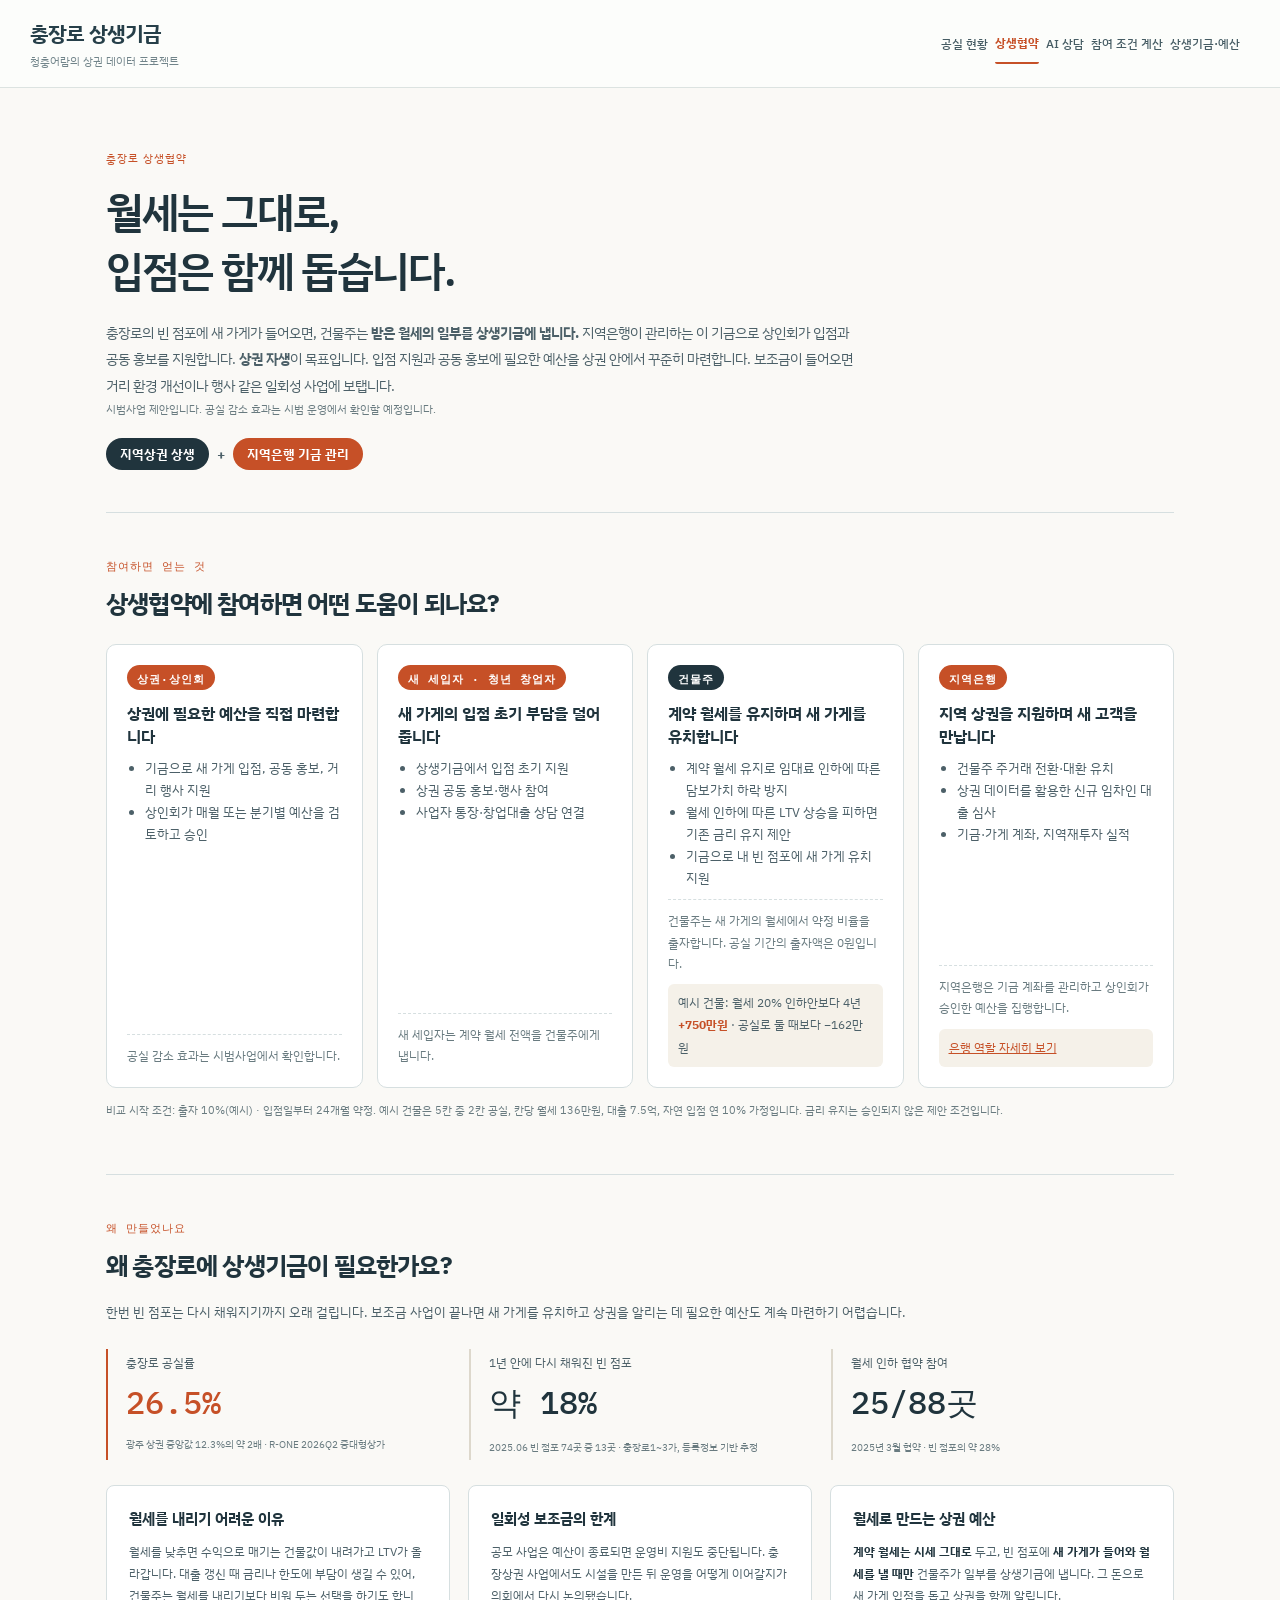
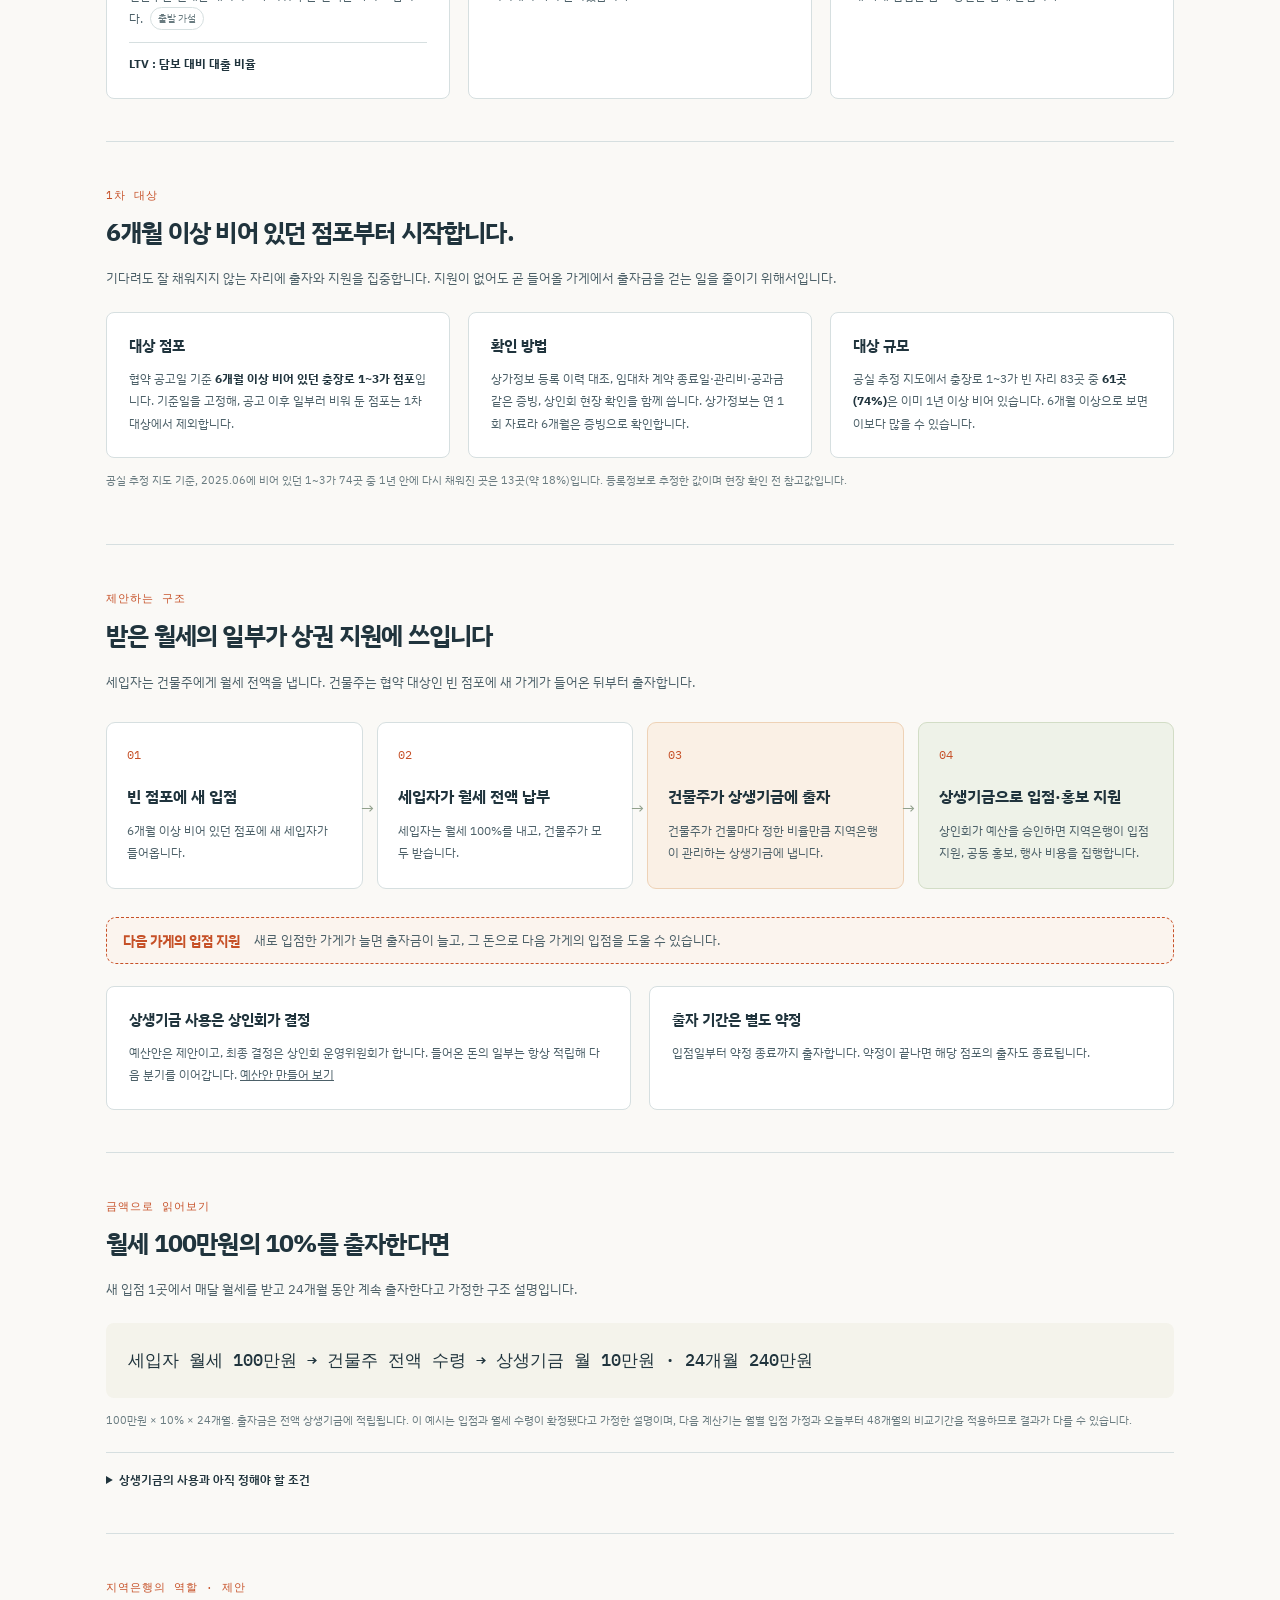
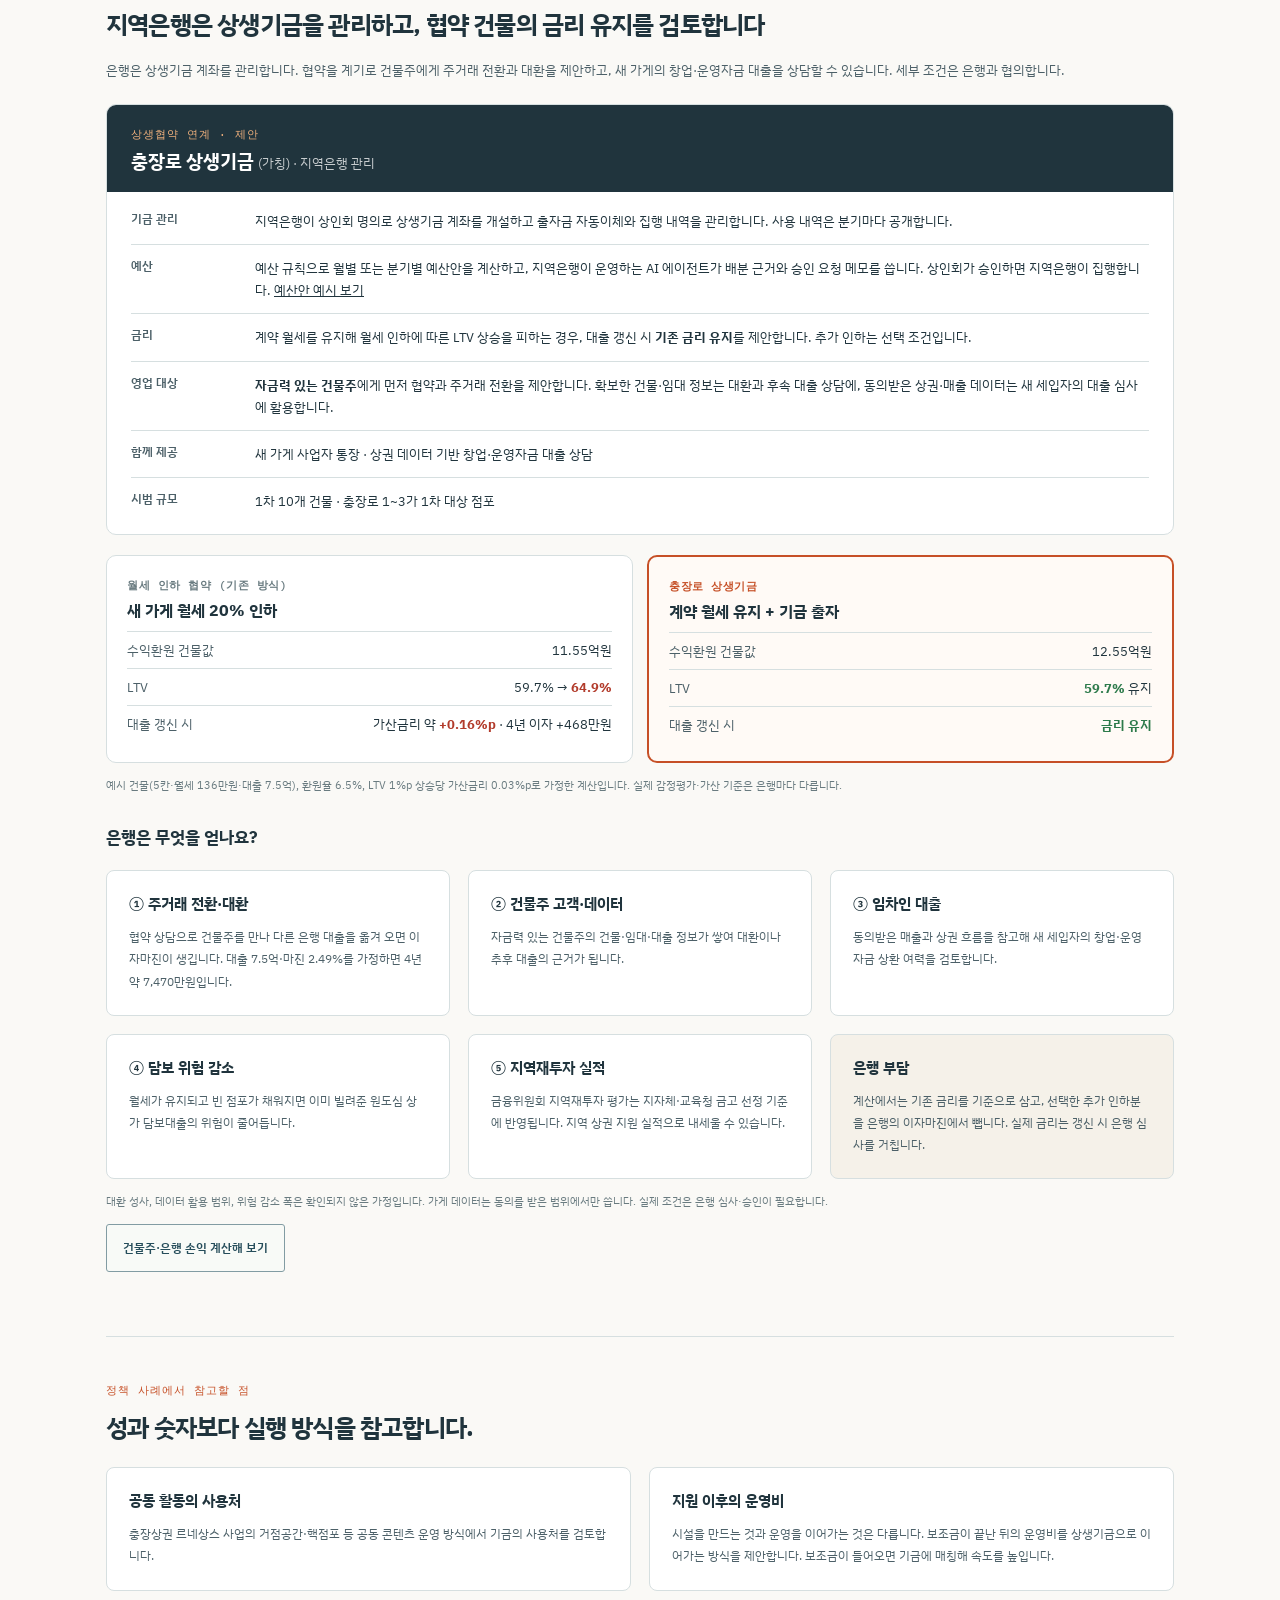
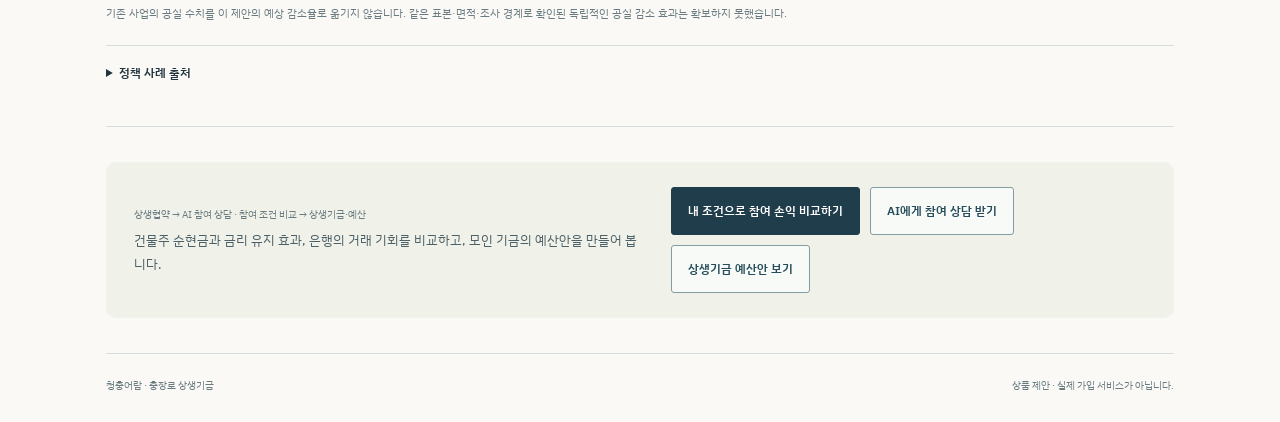
<file: 01_홈페이지/agreement.html>
<!doctype html><html lang="ko"><head><meta charset="utf-8"><meta name="viewport" content="width=device-width,initial-scale=1"><title>상생협약 | 청충어람</title><link rel="stylesheet" href="https://fonts.googleapis.com/css2?family=IBM+Plex+Mono:wght@500&family=IBM+Plex+Sans+KR:wght@400;600;700&display=swap"><style>
:root{--bg:#faf9f6;--surface:#fff;--ink:#24312e;--ink2:#58635e;--muted:#77817b;--line:#e1e5df;--soft:#f3f4ef;--accent:#c65027;--f:"IBM Plex Sans KR","Malgun Gothic",sans-serif;--m:"IBM Plex Mono",monospace}
*{box-sizing:border-box}html{scroll-behavior:smooth;scroll-padding-top:20px}body{margin:0;background:var(--bg);color:var(--ink);font:14px var(--f)}button,input,a{-webkit-tap-highlight-color:transparent}button,input{font:inherit}button,a{touch-action:manipulation}button{cursor:pointer}button:focus-visible,a:focus-visible,input:focus-visible{outline:3px solid #c65027;outline-offset:4px}button{transition:background .2s,box-shadow .2s,transform .2s}button:hover{background:#f4f1e9}button:active{transform:translateY(1px)}[hidden]{display:none!important}a{color:inherit}p{line-height:1.85;margin:0;color:var(--ink2)}
.topbar{height:78px;display:flex;align-items:center;justify-content:space-between;padding:0 32px;background:#fff;border-bottom:1px solid var(--line);gap:20px}.brand{display:flex;align-items:center;gap:12px;text-decoration:none}.brand-mark{display:grid;grid-template-columns:repeat(2,9px);gap:4px;transform:rotate(-8deg)}.brand-mark i{width:9px;height:17px;background:var(--accent);border-radius:2px}.brand-mark i:nth-child(2){opacity:.45}.brand-mark i:nth-child(3){opacity:.7}.brand-title{font-size:19px;font-weight:700;letter-spacing:-.7px}.brand-sub{display:block;font-size:10px;letter-spacing:2px;color:var(--muted);margin-top:3px}.topnav{display:flex;align-items:center;gap:24px}.topnav a{text-decoration:none;color:var(--ink2);font-size:13px}.tag{font-size:11px;color:#9a4324;background:#fbf0e9;border:1px solid #f0d8c9;border-radius:20px;padding:6px 10px}
.mapwrap{position:relative;height:calc(100svh - 118px);min-height:540px;max-height:980px;isolation:isolate;overflow:hidden;background:#edf0e9}#map{position:absolute;inset:0}.mapwrap:fullscreen{height:100vh;max-height:none}.mapbar{position:absolute;z-index:10;top:22px;left:24px;right:24px;display:flex;gap:12px;align-items:flex-start;justify-content:space-between;pointer-events:none}.mapbar>*{pointer-events:auto}.scope{display:flex;background:#fff;border:1px solid #e1e5df;padding:5px;border-radius:12px;box-shadow:0 3px 16px #20352b12;gap:3px}.scope button{border:0;border-radius:8px;padding:10px 15px;background:transparent;color:var(--ink2);font-size:13px;font-weight:600}.scope button[aria-pressed=true]{background:var(--ink);color:#fff}.tools{display:flex;gap:8px}.tool{height:44px;background:#fff;border:1px solid var(--line);border-radius:10px;padding:0 14px;color:var(--ink);box-shadow:0 3px 16px #20352b10}.tool[aria-pressed=true]{background:#f9ece3;border-color:#c65027;color:#ab431e}.icon-tool{font-size:22px;width:44px;padding:0}.summary{position:absolute;z-index:5;left:26px;top:92px;background:#ffffffeb;border:1px solid #ffffff;border-radius:12px;padding:14px 18px;box-shadow:0 5px 25px #20352b0c;pointer-events:none;backdrop-filter:blur(12px)}.summary .eyebrow{font-size:10px;letter-spacing:1.3px;color:var(--muted);margin-bottom:6px}.summary b{font:600 27px var(--m);color:var(--accent)}.summary .count-label{font-size:12px;color:var(--ink2);margin:0 12px 0 4px}.summary small{display:block;font-size:11px;color:var(--muted);margin-top:5px}
.legend{position:absolute;z-index:10;left:24px;bottom:38px;width:248px;border:1px solid #e1e5df;border-radius:14px;background:#ffffffee;backdrop-filter:blur(14px);box-shadow:0 8px 32px #21352915;overflow:hidden;animation:rise .5s ease both}.legend-heading{padding:16px 17px 10px;display:flex;justify-content:space-between;align-items:center}.legend-heading b{font-size:14px}.legend-heading span{font-size:10px;color:var(--muted)}.legend-options{padding:0 8px 8px}.legend-row{width:100%;display:flex;align-items:center;gap:10px;text-align:left;background:transparent;border:1px solid transparent;padding:9px;border-radius:7px;color:var(--ink);font-size:12px}.legend-row[aria-pressed=true]{background:#f2f2ec;border-color:#e0e2d9}.legend-row em{font-style:normal;margin-left:auto;font:11px var(--m);color:var(--muted)}.dot{display:inline-block;width:10px;height:10px;border-radius:50%;flex-shrink:0;vertical-align:middle}.legend-foot{padding:11px 17px;border-top:1px solid var(--line);font-size:10px;color:var(--muted);line-height:1.7}.size-key{display:inline-flex;align-items:center;gap:4px;margin-right:8px;vertical-align:middle}.size-key i{display:inline-block;border:1px solid #8c9690;border-radius:50%;width:6px;height:6px}.size-key i:nth-child(2){width:10px;height:10px}.size-key i:nth-child(3){width:15px;height:15px}.filter-reset{border:0;background:none;color:var(--accent);font-size:11px;margin-left:auto}.zoom-controls{position:absolute;right:24px;bottom:38px;z-index:10;display:flex;flex-direction:column;gap:7px}.zoom-controls button{width:42px;height:42px;border:1px solid var(--line);border-radius:10px;background:#fff;font-size:23px;color:var(--ink);box-shadow:0 3px 15px #20352b12}.zoom-controls button:last-child{font-size:19px}.zoom-controls button:disabled{color:#c2c8c4;cursor:default}.map-caption{height:40px;background:#fff;display:flex;align-items:center;justify-content:space-between;padding:0 28px;border-bottom:1px solid var(--line);font-size:11px;color:var(--muted)}.map-caption a{text-decoration:none;color:var(--accent)}
.detail,.list-panel{position:absolute;right:24px;top:82px;z-index:15;width:340px;max-height:calc(100% - 165px);overflow:auto;background:#fff;border:1px solid var(--line);border-radius:14px;box-shadow:0 14px 55px #20352b26;padding:23px;animation:slide .25s ease both}.list-panel{padding:0}.list-header{position:sticky;top:0;background:#fff;padding:19px 18px 12px;z-index:1;border-bottom:1px solid var(--line)}.list-header h2{font-size:16px;margin:0 0 14px}.close{border:0;background:transparent;color:var(--muted);font-size:24px;position:absolute;right:12px;top:10px;padding:2px 8px;border-radius:6px}.list-header input{width:100%;border:1px solid var(--line);border-radius:8px;padding:10px;background:var(--bg);font-size:12px}.list{display:flex;flex-direction:column;padding:0 12px}.list button{display:flex;justify-content:space-between;align-items:center;gap:10px;text-align:left;border:0;border-bottom:1px solid #edf0eb;background:none;padding:14px 4px;color:var(--ink);font-size:12px}.list button:hover{background:#f7f7f2}.list .dot{margin-right:7px}.n{font:11px var(--m);white-space:nowrap;color:var(--muted)}.empty{padding:24px;text-align:center;font-size:12px;color:var(--muted)}.pop{position:relative}.pop .x{position:absolute;right:-12px;top:-16px;border:0;border-radius:6px;background:transparent;font-size:26px;color:var(--muted);padding:3px 8px}.pop h3{margin:0 20px 10px 0;font-size:18px;letter-spacing:-.5px}.pop .r{display:flex;justify-content:space-between;gap:16px;padding:11px 0;border-top:1px solid #edf0eb;line-height:1.7;font-size:12px}.pop .r span:last-child{white-space:nowrap;color:var(--muted)}.pop .r span:first-child{min-width:0;overflow-wrap:anywhere}.detail-label{display:block;color:var(--accent);letter-spacing:1.3px;font-size:10px;margin-bottom:12px}.mk{border-radius:50%;border:2px solid #fff;box-shadow:0 2px 7px #27382f40;cursor:pointer;transition:box-shadow .2s,filter .2s;animation:marker-in .45s cubic-bezier(.2,.8,.3,1) both}.mk:hover{filter:brightness(1.1);box-shadow:0 0 0 5px #ffffff70,0 3px 10px #27382f40}.mk.sel{box-shadow:0 0 0 3px #24312e,0 0 0 9px #ffffff90;animation:select-ring .65s ease}.mk:focus-visible{outline:3px solid #24312e;outline-offset:4px}
.about{max-width:1140px;padding:72px 36px 60px;margin:auto}.section-kicker{font:11px var(--m);letter-spacing:2px;color:var(--accent);margin-bottom:16px}.intro{display:grid;grid-template-columns:1fr 1.15fr;gap:64px;padding-bottom:48px;border-bottom:1px solid var(--line)}.intro h1{font-size:31px;line-height:1.45;letter-spacing:-1.3px;margin:0}.intro p{font-size:14px}.source-pill{display:inline-block;margin-top:16px;font-size:11px;color:var(--muted)}.method{display:grid;grid-template-columns:1fr 1fr;gap:64px;margin-top:42px}.method h2{font-size:18px;letter-spacing:-.5px;margin:0 0 18px}.timeline{display:flex;justify-content:space-between;position:relative;margin:26px 0}.timeline:before{content:"";height:1px;background:#d8dfd6;position:absolute;left:0;right:0;top:5px}.timeline div{position:relative;font:11px var(--m);color:var(--muted);background:var(--bg);padding-right:12px}.timeline i{display:block;width:10px;height:10px;background:#c4ccc1;border:2px solid var(--bg);outline:1px solid #c4ccc1;border-radius:50%;margin:0 0 14px}.timeline div:last-child{padding-right:0;color:var(--accent)}.timeline div:last-child i{background:var(--accent);outline-color:var(--accent)}.method p,.method li{font-size:12px;line-height:1.9;color:var(--ink2)}.method ol{padding-left:18px;margin:0;display:flex;flex-direction:column;gap:10px}.calibration{border-left:2px solid #dc9b79;background:#f6f0e8;padding:13px 15px;margin-top:22px}.footer{border-top:1px solid var(--line);padding-top:22px;margin-top:42px;display:flex;justify-content:space-between;font-size:10px;color:var(--muted)}.map-status{position:absolute;z-index:20;top:46%;left:50%;transform:translate(-50%,-50%);padding:18px 24px;border-radius:12px;box-shadow:0 5px 30px #20352b18;background:#fff;text-align:center;max-width:90%;line-height:1.8;font-size:13px}.map-status a{color:var(--accent)}
@keyframes rise{from{opacity:0;transform:translateY(12px)}to{opacity:1;transform:translateY(0)}}@keyframes slide{from{opacity:0;transform:translateX(14px)}to{opacity:1;transform:translateX(0)}}@keyframes marker-in{from{opacity:0;scale:.45}to{opacity:1;scale:1}}@keyframes select-ring{from{box-shadow:0 0 0 3px #24312e,0 0 0 18px #ffffff00}to{box-shadow:0 0 0 3px #24312e,0 0 0 9px #ffffff90}}
@media(min-width:1000px){.topbar{padding:0 36px}.mapbar{left:28px;right:28px}.legend{left:28px}}
@media(max-width:720px){.topbar{height:68px;padding:0 17px}.brand-title{font-size:16px}.brand-sub{font-size:8px}.topnav{gap:12px}.topnav .tag{display:none}.topnav a{font-size:11px}.mapwrap{height:calc(100svh - 102px);min-height:560px}.mapbar{left:12px;right:12px;top:14px;flex-wrap:wrap;gap:8px}.scope{width:100%;justify-content:center}.scope button{flex:1;padding:9px 5px;font-size:11px}.tools{margin-left:auto;gap:6px}.tool{height:37px;padding:0 10px;font-size:11px}.icon-tool{width:37px;padding:0;font-size:20px}.summary{left:14px;top:112px;padding:10px 13px}.summary b{font-size:23px}.summary .eyebrow{font-size:9px}.summary small{font-size:10px}.legend{left:12px;bottom:30px;width:210px}.legend-heading{padding:12px 13px 7px}.legend-heading b{font-size:12px}.legend-heading span{font-size:9px}.legend-options{padding:0 6px 5px}.legend-row{padding:7px;font-size:11px}.legend-foot{padding:8px 13px;font-size:9px}.zoom-controls{right:12px;bottom:30px}.detail,.list-panel{top:112px;right:12px;left:12px;width:auto;max-height:calc(100% - 145px)}.mapwrap:has(.detail:not([hidden])) .legend,.mapwrap:has(.list-panel:not([hidden])) .legend{visibility:hidden}.map-caption{height:34px;padding:0 14px;font-size:9px}.about{padding:44px 22px}.intro,.method{grid-template-columns:1fr;gap:24px}.intro{padding-bottom:30px}.intro h1{font-size:27px}.intro p{font-size:13px}.method{margin-top:30px}.footer{gap:15px;line-height:1.6}}
@media(prefers-reduced-motion:reduce){html{scroll-behavior:auto}*,*:before,*:after{animation:none!important;transition:none!important}}

html{scroll-padding-top:90px}.topbar{position:sticky;top:0;z-index:40;background:#fffefbf5;backdrop-filter:blur(16px)}.topnav a{transition:color .2s}.topnav a:hover{color:var(--accent)}.nav-soon{font-size:9px;color:#90988e;margin-left:4px}.home-hero{max-width:1250px;margin:auto;padding:65px 48px 52px;display:grid;grid-template-columns:1.5fr 1fr;gap:50px;align-items:center;min-height:420px}.hero-copy{animation:rise .7s ease both}.hero-kicker{display:flex;align-items:center;gap:9px;font:10px var(--m);letter-spacing:2px;color:var(--accent);margin-bottom:24px}.hero-kicker:before{content:'';width:22px;height:1px;background:var(--accent)}.hero-copy h1{font-size:clamp(32px,4vw,51px);font-weight:600;line-height:1.35;letter-spacing:-2px;margin:0 0 23px}.hero-copy h1 span{color:var(--accent)}.hero-copy>p{font-size:14px;line-height:1.9;max-width:500px}.hero-actions{display:flex;gap:12px;flex-wrap:wrap;margin-top:29px}.action{display:inline-flex;justify-content:center;align-items:center;gap:24px;padding:14px 20px;border-radius:8px;text-decoration:none;font-size:13px;font-weight:600;transition:transform .2s,background .2s}.action:hover{transform:translateY(-3px)}.action-primary{background:var(--ink);color:#fff}.action-primary:hover{background:#3c4c40}.action-secondary{border:1px solid #d8dcd3;background:transparent;color:var(--ink)}.hero-art{height:265px;position:relative;display:flex;align-items:center;justify-content:center;animation:rise .9s ease both}.city-grid{display:grid;grid-template-columns:repeat(5,40px);grid-template-rows:repeat(4,40px);gap:12px;transform:rotate(-15deg);position:relative}.city-grid:before{content:'';position:absolute;inset:-38px;border:1px solid #dce0d5;border-radius:8px}.city-grid:after{content:'';position:absolute;inset:-62px;border:1px solid #e9e9df;border-radius:8px}.city-grid i{background:#dce1d5;border:1px solid #cdd4c4;border-radius:3px;box-shadow:3px 4px 0 #c8cebf55}.city-grid i:nth-child(3n){background:#e9e9dd}.city-grid i:nth-child(4),.city-grid i:nth-child(12),.city-grid i:nth-child(18){background:#fff6e9;border:1.5px dashed #d78d65;box-shadow:none}.city-grid i:nth-child(8){background:#c65027;border-color:#c65027;box-shadow:4px 5px 0 #a9402220}.art-caption{position:absolute;bottom:-5px;right:20px;font-size:10px;letter-spacing:1px;color:#858b7d;background:var(--bg);padding:7px 10px}.section-head{padding:30px 32px 24px;display:flex;justify-content:space-between;align-items:end;gap:22px;max-width:1250px;margin:auto}.section-head h2{font-size:23px;letter-spacing:-.8px;margin:0 0 8px}.section-head p{font-size:12px}.section-head .section-kicker{font-size:10px;margin-bottom:10px}.data-date{white-space:nowrap;font-size:11px;color:var(--muted);border:1px solid var(--line);padding:8px 12px;border-radius:20px}.map-area{border-top:1px solid var(--line);background:#fff}.mapwrap{height:75svh;min-height:560px;max-height:820px;margin:0 20px;border:1px solid #dfe3dc;border-radius:14px}.mapwrap:fullscreen{margin:0;border-radius:0;max-height:none;height:100vh}.map-caption{border-bottom:0;margin:0 20px;padding:0 8px;height:46px}.next-section{max-width:1190px;margin:0 auto;padding:65px 32px 58px}.next-heading{display:flex;justify-content:space-between;align-items:end;gap:24px;margin-bottom:25px}.next-heading h2{font-size:27px;letter-spacing:-1px;margin:0}.next-heading p{font-size:12px}.feature-grid{display:grid;grid-template-columns:1fr 1fr;gap:20px}.feature-card{border:1px solid #dce1d5;border-radius:14px;padding:30px;background:#fffefb;position:relative;transition:transform .25s,box-shadow .25s;scroll-margin-top:110px}.feature-card:hover{transform:translateY(-4px);box-shadow:0 14px 35px #24312e08}.feature-card.simulation{background:#f0f2e9}.feature-top{display:flex;justify-content:space-between;align-items:center;margin-bottom:27px}.feature-number{font:11px var(--m);letter-spacing:1px;color:var(--muted)}.coming-badge{font-size:10px;color:#777f70;border:1px solid #d7ddcd;padding:5px 9px;border-radius:20px}.feature-card h3{font-size:22px;margin:0 0 12px;letter-spacing:-.7px}.feature-card p{font-size:13px;max-width:410px;min-height:50px}.feature-tags{display:flex;gap:7px;flex-wrap:wrap;margin:20px 0 26px}.feature-tags span{font-size:10px;color:#6e7868;background:#f0f2e9;border-radius:5px;padding:5px 8px}.simulation .feature-tags span{background:#e6eadc}.coming-button{display:flex;width:100%;border:0;border-top:1px solid #dfe4d6;padding:17px 0 0;align-items:center;justify-content:space-between;background:transparent;color:#838a7c;font-size:12px;cursor:default}.coming-button:hover{background:transparent}.feature-card:target{outline:2px solid #c6502760;outline-offset:4px}.about{border-top:1px solid var(--line);padding-top:42px}.about>.section-kicker,.about>.intro{display:none}.method{margin-top:0}.method-disclosure>summary{cursor:pointer;display:flex;justify-content:space-between;align-items:center;font-size:16px;font-weight:600;padding:0 0 18px;list-style:none}.method-disclosure>summary::-webkit-details-marker{display:none}.method-disclosure>summary:after{content:'자세히 보기 +';font-size:11px;font-weight:400;color:var(--muted)}.method-disclosure[open]>summary{margin-bottom:20px}.method-disclosure[open]>summary:after{content:'접기 −'}.footer{margin-top:20px}.hero-scroll{font:10px var(--m);letter-spacing:1.5px;color:var(--muted);margin-top:25px;display:block}
@media(min-width:1440px){.mapwrap{margin:0 36px}.map-caption{margin:0 36px}.home-hero{padding-top:75px;padding-bottom:65px}}
@media(max-width:720px){html{scroll-padding-top:115px}.topbar{height:auto;min-height:90px;flex-wrap:wrap;padding:14px 18px 11px;gap:14px}.brand-title{font-size:16px}.topnav{width:100%;justify-content:space-between;gap:8px}.topnav a{font-size:12px}.nav-soon{font-size:8px}.brand-sub{font-size:8px}.home-hero{display:block;padding:39px 24px 32px;min-height:0}.hero-art{display:none}.hero-kicker{font-size:9px;margin-bottom:19px}.hero-copy h1{font-size:34px;letter-spacing:-1.4px;margin-bottom:19px}.hero-copy>p{font-size:12px}.hero-actions{gap:9px;margin-top:23px}.action{font-size:12px;padding:12px 14px;gap:16px}.hero-scroll{margin-top:22px;font-size:9px}.section-head{padding:26px 20px 18px;align-items:start;flex-wrap:wrap;gap:10px}.section-head h2{font-size:21px}.section-head p{font-size:11px}.data-date{font-size:9px;padding:6px 9px}.mapwrap{margin:0 10px;min-height:580px;height:78svh;border-radius:10px}.map-caption{margin:0 10px;height:45px;font-size:9px;gap:12px}.next-section{padding:42px 20px}.next-heading{display:block}.next-heading h2{font-size:23px;margin-bottom:12px}.feature-grid{grid-template-columns:1fr;gap:14px}.feature-card{padding:24px;scroll-margin-top:125px}.feature-top{margin-bottom:20px}.feature-card h3{font-size:21px}.feature-card p{font-size:12px;min-height:0}.about{padding:30px 22px}.method-disclosure>summary{font-size:14px}}
@media(prefers-reduced-motion:reduce){html{scroll-behavior:auto}.hero-copy,.hero-art{animation:none}.feature-card,.action{transition:none}}


:root{--bg:#f8fafb;--ink:#17354b;--ink2:#50616d;--muted:#768590;--accent:#176b87;--line:#dce4e9;--soft:#edf3f6}
.topbar{height:88px;padding:0 max(28px,calc((100vw - 1220px)/2));background:#fff;border-bottom:1px solid var(--line);box-shadow:none;gap:35px}.brand-title{font-size:21px;letter-spacing:-.8px;color:#153c56}.brand-sub{font-family:var(--f);font-size:11px;font-weight:400;letter-spacing:0;color:#788b96;margin-top:6px}.topnav{gap:30px;height:100%}.topnav a,.topnav button{font:500 13px var(--f);color:#344f61;white-space:nowrap;background:none;border:0;text-decoration:none;padding:12px 0}.topnav button:hover,.topnav a:hover{color:#087d9d;background:none}.home-hero{max-width:none;min-height:440px;display:block;padding:68px max(28px,calc((100vw - 1140px)/2)) 61px;background:#143b54;color:#fff;position:relative;border-bottom:5px solid #3396a6}.hero-copy{max-width:1000px}.hero-kicker{color:#b8dce6;font:500 12px var(--f);letter-spacing:1px;margin-bottom:22px}.hero-kicker:before{display:none}.hero-copy h1{font-size:clamp(32px,3.9vw,49px);line-height:1.4;letter-spacing:-1.6px;margin-bottom:23px}.hero-copy h1 span{color:#fff}.hero-copy>p{max-width:790px;color:#d5e0e6;font-size:14px;line-height:1.9}.hero-actions{margin-top:29px;gap:12px}.action{border-radius:3px;padding:14px 21px;font:600 13px var(--f);min-height:48px}.action-primary{background:#fff;color:#173e56;border:1px solid #fff}.action-primary:hover{background:#e9f3f7}.action-secondary{background:transparent;border:1px solid #8aa8ba;color:#fff}.action-secondary:hover{background:#244f69}.hero-copy>.availability{font-size:11px;color:#a8c1d0;margin-top:14px}.section-head{padding-top:36px;padding-bottom:26px}.section-head h2{color:#173e56}.section-kicker{font-family:var(--f);font-size:11px;letter-spacing:1px;color:#37738c}.mapwrap{border-radius:3px}.scope button[aria-pressed=true]{background:#173e56}.summary b{color:#b7492c}.legend,.detail,.list-panel{border-radius:6px}.tool,.zoom-controls button{border-radius:4px}.icon-tool{font-size:11px;width:auto;padding:0 12px}.zoom-controls button:last-child{font-size:11px}.map-caption a{color:#176b87}.about{border-top:1px solid var(--line);padding-top:55px;padding-bottom:35px}.about>.section-kicker{display:block}.about>.intro{display:grid}.intro h2{font-size:29px;line-height:1.45;letter-spacing:-1px;margin:0}.method{margin-top:38px}.method h2{color:#173e56}.footer{margin-top:42px}.notice-dialog{border:1px solid var(--line);border-radius:8px;padding:30px;max-width:420px;width:calc(100% - 40px);color:var(--ink);box-shadow:0 20px 70px #0f293d33}.notice-dialog::backdrop{background:#102d3e66}.notice-dialog h2{font-size:21px;margin:0 0 14px}.notice-dialog p{font-size:13px;line-height:1.8}.notice-dialog button{display:block;margin:24px 0 0 auto;border:0;border-radius:3px;padding:10px 24px;background:#173e56;color:#fff;font:500 13px var(--f)}
@media(max-width:800px){html{scroll-padding-top:125px}.topbar{height:auto;min-height:110px;flex-direction:column;align-items:flex-start;gap:13px;padding:16px 20px 10px}.brand-title{font-size:18px}.brand-sub{font-size:10px}.topnav{width:100%;height:auto;gap:14px;justify-content:space-between}.topnav a,.topnav button{font-size:11px;padding:7px 0}.home-hero{min-height:0;padding:42px 24px 39px}.hero-copy h1{font-size:33px;letter-spacing:-1.2px}.hero-kicker{font-size:10px}.hero-copy>p{font-size:12px}.hero-copy>p br{display:none}.hero-actions{gap:9px}.action{font-size:11px;padding:12px 15px;min-height:43px}.hero-copy>.availability{font-size:10px}.intro h2{font-size:25px}.about{padding-top:36px}.about>.intro{grid-template-columns:1fr;gap:22px}.method{margin-top:30px}.icon-tool{font-size:10px;padding:0 9px}}

/* Restore the original warm homepage palette and illustration. */
:root{--bg:#faf9f6;--surface:#fff;--ink:#24312e;--ink2:#58635e;--muted:#77817b;--line:#e1e5df;--soft:#f3f4ef;--accent:#c65027}
.topbar{background:#fffefbf5}.brand-title{color:var(--ink)}.brand-sub{color:var(--muted)}.topnav a,.topnav button{color:var(--ink2)}.topnav button:hover,.topnav a:hover{color:var(--accent)}
.home-hero{max-width:1250px;margin:auto;padding:65px 48px 52px;display:grid;grid-template-columns:1.5fr 1fr;gap:50px;align-items:center;min-height:420px;background:var(--bg);color:var(--ink);border-bottom:0}.hero-copy{max-width:none}.hero-kicker{color:var(--accent);font-size:11px;letter-spacing:1px}.hero-kicker:before{display:block}.hero-copy h1{font-size:clamp(32px,3.6vw,46px);line-height:1.4;letter-spacing:-1.6px}.hero-copy h1 span{color:var(--accent)}.hero-copy>p{color:var(--ink2);font-size:13px;max-width:560px}.hero-copy>.availability{color:var(--muted);font-size:11px}.hero-art{display:flex}.hero-actions{gap:10px}.action{border-radius:8px;font-size:12px;padding:13px 16px}.action-primary{background:var(--ink);color:#fff;border-color:var(--ink)}.action-primary:hover{background:#3c4c40}.action-secondary{border-color:#d8dcd3;color:var(--ink);background:transparent}.action-secondary:hover{background:#eeeFE7}
.section-head{max-width:1180px;padding-left:0;padding-right:0;width:calc(100% - 96px)}.section-head h2,.method h2{color:var(--ink)}.section-kicker{color:var(--accent)}.mapwrap{width:calc(100% - 96px);max-width:1180px;margin:0 auto;border-radius:12px}.mapwrap:fullscreen{width:100%;max-width:none;margin:0;border-radius:0}.map-caption{width:calc(100% - 96px);max-width:1180px;margin:0 auto;padding-left:6px;padding-right:6px}.map-caption a{color:var(--accent)}.scope button[aria-pressed=true]{background:var(--ink)}.summary b{color:var(--accent)}.legend,.detail,.list-panel{border-radius:12px}.tool,.zoom-controls button{border-radius:9px}.notice-dialog button{background:var(--ink)}
@media(min-width:1440px){.home-hero{padding-top:75px;padding-bottom:65px}.mapwrap,.map-caption{margin-left:auto;margin-right:auto}}
@media(max-width:900px){.home-hero{grid-template-columns:1.6fr 1fr;gap:20px;padding-left:30px;padding-right:30px}.city-grid{grid-template-columns:repeat(5,30px);grid-template-rows:repeat(4,30px);gap:9px}.city-grid:after{inset:-40px}.city-grid:before{inset:-24px}.art-caption{right:0;font-size:9px}}
@media(max-width:720px){.home-hero{display:block;min-height:0;padding:39px 24px 32px}.hero-art{display:none}.hero-copy h1{font-size:32px}.hero-copy>p{font-size:12px}.hero-copy>.availability{font-size:10px}.action{font-size:11px;padding:12px 13px}.section-head{width:calc(100% - 40px);padding:26px 0 18px}.mapwrap{width:calc(100% - 32px);margin:0 auto;border-radius:10px}.map-caption{width:calc(100% - 32px);margin:0 auto;padding:0 3px}}
#fullscreen{width:44px;padding:0;display:inline-flex;align-items:center;justify-content:center}#reset-map{display:flex;align-items:center;justify-content:center}@media(max-width:720px){#fullscreen{width:37px}}
/* Content stays readable without JavaScript or when motion is reduced. */
.scroll-reveal{opacity:0;transform:translateY(24px);transition:opacity .7s ease var(--reveal-delay,0ms),transform .7s cubic-bezier(.22,.61,.36,1) var(--reveal-delay,0ms)}
.scroll-reveal.is-visible{opacity:1;transform:none}
@media(prefers-reduced-motion:reduce){.scroll-reveal{opacity:1;transform:none;transition:none}}
@media print{.scroll-reveal{opacity:1;transform:none;transition:none}}

/* Blocks exchange occupancy states while retaining the original grid. */
.city-grid i{transition:opacity 950ms ease,transform 950ms cubic-bezier(.22,.61,.36,1)}
.city-grid i[data-state="occupied"]{background:#dce1d5;border:1px solid #cdd4c4;box-shadow:3px 4px 0 #c8cebf55}
.city-grid i[data-state="soft"]{background:#e9e9dd;border:1px solid #cdd4c4;box-shadow:3px 4px 0 #c8cebf55}
.city-grid i[data-state="vacant"]{background:#fff6e9;border:1.5px dashed #d78d65;box-shadow:none}
.city-grid i[data-state="active"]{background:#c65027;border:1px solid #c65027;box-shadow:4px 5px 0 #a9402220}
.city-grid i.is-changing{opacity:0;transform:scale(.86)}
.home-hero{padding-top:100px;padding-bottom:100px;min-height:540px}
.section-head{padding-top:65px;padding-bottom:34px}
.map-caption{margin-bottom:90px}
.about{padding-top:75px;padding-bottom:70px}
.method{margin-top:55px;row-gap:36px}
@media(max-width:720px){.home-hero{padding-top:58px;padding-bottom:65px;min-height:0}.section-head{padding-top:44px;padding-bottom:26px}.map-caption{margin-bottom:58px}.about{padding-top:50px;padding-bottom:44px}.method{margin-top:36px}}
@media(prefers-reduced-motion:reduce){.city-grid i{transition:none}.city-grid i.is-changing{opacity:1;transform:none}}

/* Staggered introduction: a short entrance followed by a calm, readable resting state. */
@keyframes intro-arrive{from{opacity:0;transform:translateY(22px);filter:blur(3px)}to{opacity:1;transform:translateY(0);filter:blur(0)}}
@keyframes intro-accent{from{background-size:0% 100%}to{background-size:100% 100%}}
.hero-copy{animation:none}
.hero-copy>.hero-kicker,.hero-copy>h1,.hero-copy>p,.hero-copy>.hero-actions{animation:intro-arrive 1.05s cubic-bezier(.22,.61,.36,1) both}
.hero-copy>.hero-kicker{animation-delay:100ms}
.hero-copy>h1{animation-delay:280ms}
.hero-copy>p{animation-delay:540ms}
.hero-copy>.hero-actions{animation-delay:780ms}
.hero-copy>.availability{animation-delay:980ms}
.hero-copy h1 span{background-image:linear-gradient(transparent 88%,#c6502722 88%);background-repeat:no-repeat;background-size:0% 100%;animation:intro-accent 1.1s ease 1.1s forwards}
.hero-copy:focus-within>*{animation:none;opacity:1;transform:none;filter:none}
@media(prefers-reduced-motion:reduce){.hero-copy>.hero-kicker,.hero-copy>h1,.hero-copy>p,.hero-copy>.hero-actions,.hero-copy h1 span{animation:none;opacity:1;transform:none;filter:none}.hero-copy h1 span{background-size:100% 100%}}

/* The introduction fills the initial viewport; the map starts below the fold. */
.home-hero{box-sizing:border-box;min-height:calc(100svh - 88px);align-content:center}
@media(max-width:800px){.home-hero{min-height:calc(100svh - 110px)}}
@media(max-width:720px){.home-hero{display:flex;flex-direction:column;justify-content:center;align-items:stretch;min-height:calc(100svh - 110px);padding-top:64px;padding-bottom:72px}}

/* Reveal the map only as its section enters the viewport. */
.map-area.map-await .section-head,.map-area.map-await .mapwrap,.map-area.map-await .map-caption{opacity:0;transform:translateY(42px)}
.map-area.map-reveal .section-head,.map-area.map-reveal .mapwrap,.map-area.map-reveal .map-caption{transition:opacity 1.1s ease,transform 1.1s cubic-bezier(.22,.61,.36,1)}
.map-area.map-reveal .mapwrap{transition-delay:160ms}
.map-area.map-reveal .map-caption{transition-delay:300ms}
@media(prefers-reduced-motion:reduce){.map-area.map-await .section-head,.map-area.map-await .mapwrap,.map-area.map-await .map-caption{opacity:1;transform:none}.map-area.map-reveal .section-head,.map-area.map-reveal .mapwrap,.map-area.map-reveal .map-caption{transition:none}}
@media print{.map-area.map-await .section-head,.map-area.map-await .mapwrap,.map-area.map-await .map-caption{opacity:1;transform:none}}

/* Give the opening copy more breathing room within its full-screen section. */
.hero-copy>.hero-kicker{margin-bottom:30px}
.hero-copy h1{font-size:clamp(34px,3.7vw,49px);line-height:1.58;margin-bottom:30px}
.hero-copy>p{font-size:14px;line-height:2.15;max-width:580px}
.hero-copy>.hero-actions{margin-top:36px;row-gap:14px}
.hero-copy>.availability{font-size:11px;margin-top:20px;line-height:1.9}
.hero-art{height:320px}
.city-grid{grid-template-columns:repeat(5,46px);grid-template-rows:repeat(4,46px);gap:14px}
.art-caption{bottom:-3px}
/* A full-width, distinct reading section after the white map section. */
.map-area{padding-bottom:72px}
.map-caption{margin-bottom:0}
.about{max-width:none;width:100%;box-sizing:border-box;min-height:calc(100svh - 88px);margin:0;background:#f1f3ec;border-top:1px solid #d8dfd1;padding:96px max(36px,calc((100% - 1068px)/2)) 72px}
.about>.section-kicker{margin-bottom:26px}
.about .intro{padding-bottom:48px;border-bottom-color:#d8dfd1}
.about .intro h2{line-height:1.6}
.about .intro p{line-height:2.05}
.about .timeline div{background:#f1f3ec}
.about .timeline i{border-color:#f1f3ec}
@media(max-width:900px) and (min-width:721px){.city-grid{grid-template-columns:repeat(5,35px);grid-template-rows:repeat(4,35px);gap:11px}.hero-copy h1{font-size:35px}.hero-copy>p{font-size:13px}.hero-art{height:285px}}
@media(max-width:720px){.hero-copy>.hero-kicker{margin-bottom:26px}.hero-copy h1{font-size:32px;line-height:1.6;margin-bottom:26px}.hero-copy>p{font-size:13px;line-height:2.1}.hero-copy>.hero-actions{margin-top:30px;row-gap:12px}.hero-copy>.availability{font-size:10px;margin-top:18px}.map-area{padding-bottom:48px}.about{min-height:calc(100svh - 110px);padding:64px 24px 48px}.about .intro{padding-bottom:32px;gap:24px}.about>.section-kicker{margin-bottom:22px}}

/* Larger, clearer typography for the explanation section. */
.about>.section-kicker{font-size:13px;letter-spacing:1.3px}
.about .intro h2{font-size:34px;line-height:1.5}
.about .intro p{font-size:16px;line-height:2;color:#46534b}
.about .source-pill{font-size:13px;line-height:1.8;color:#5d6a61}
.about .method .section-kicker{font-size:12px;letter-spacing:1px}
.about .method h2{font-size:23px;line-height:1.5;margin-bottom:22px}
.about .method p,.about .method li{font-size:15px;line-height:2;color:#46534b}
.about .method ol{gap:16px;padding-left:22px}
.about .timeline div{font-size:12px}
.about .calibration{font-size:14px}
@media(max-width:720px){.about .intro h2{font-size:29px}.about .intro p{font-size:15px;line-height:1.95}.about .source-pill{font-size:12px}.about .method h2{font-size:21px}.about .method p,.about .method li{font-size:14px;line-height:1.95}.about .timeline div{font-size:11px}}

/* Clear visual hierarchy for the overview and interpretation notes. */
.about .explanation-overview{grid-template-columns:1fr 1.2fr;gap:52px;align-items:center;border-bottom:0;padding-bottom:32px}
.about .explanation-heading h2{font-size:35px;line-height:1.45;letter-spacing:-1.2px;margin:0 0 20px}
.explanation-heading h2 span{color:var(--accent)}
.about .explanation-heading p{font-size:15px;line-height:1.95;margin:0;color:#58635e}
.map-reading-cards{display:grid;gap:12px}
.map-reading-card{display:flex;align-items:center;gap:18px;padding:21px 22px;border:1px solid #e0e5d9;border-radius:12px;background:#fffefb}
.map-reading-card h3{font-size:16px;font-weight:700;margin:0 0 7px;letter-spacing:-.4px;color:var(--ink)}
.about .map-reading-card p{font-size:13px;line-height:1.7;margin:0;color:#627066}
.reading-symbol{width:50px;height:46px;flex:0 0 50px;display:flex;align-items:center;justify-content:center;gap:4px;background:#f0f3eb;border-radius:10px}
.reading-symbol i{display:block;width:10px;height:10px;border-radius:50%;background:#66785c}
.reading-circles i:nth-child(2){width:15px;height:15px}.reading-circles i:nth-child(3){width:20px;height:20px}
.reading-colors i{width:11px;height:11px;background:#a9b27b}.reading-colors i:nth-child(2){background:#d1a05c}.reading-colors i:nth-child(3){background:#c65027}
.reading-select{font-size:28px;color:var(--accent)}
.estimate-notice{display:flex;align-items:center;gap:20px;padding:20px 24px;background:#f8eee3;border:1px solid #ecd8c2;border-radius:10px}
.notice-label{font-size:12px;font-weight:700;color:#9d4c28;white-space:nowrap}
.about .estimate-notice p{font-size:13px;line-height:1.85;color:#715a47;margin:0}.estimate-notice strong{font-weight:700}
.about .method{margin-top:56px;column-gap:46px;align-items:start}
.about .reading-note-list{list-style:none;padding:0;margin:0;gap:10px}
.about .reading-note-list li{display:flex;align-items:flex-start;gap:13px;background:#fffefb;border:1px solid #e0e5d9;border-radius:10px;padding:17px 18px}
.note-number{font:600 11px var(--m);color:#a35c39;background:#f7ede3;padding:6px;border-radius:5px;flex-shrink:0;margin-top:1px}
.reading-note-list h3{font-size:14px;line-height:1.65;font-weight:700;color:var(--ink);margin:0 0 5px;letter-spacing:-.3px}
.about .reading-note-list p{font-size:12px;line-height:1.85;color:#657067;margin:0}
@media(max-width:720px){.about .explanation-overview{grid-template-columns:1fr;gap:27px;padding-bottom:24px}.about .explanation-heading h2{font-size:29px}.about .explanation-heading p{font-size:14px}.map-reading-card{padding:18px 16px;gap:14px}.map-reading-card h3{font-size:15px}.about .map-reading-card p{font-size:12px}.estimate-notice{align-items:flex-start;flex-direction:column;gap:8px;padding:18px}.about .method{margin-top:40px;row-gap:38px}.about .reading-note-list li{padding:17px 15px}.reading-note-list h3{font-size:14px}}

/* Cool, solid accents balance the warm paper background. */
:root{--ink:#20343d;--ink2:#4c6068;--muted:#697b80;--line:#d6dfe0;--navy:#203d4b;--teal:#236b73}
.topbar{background:#fcfdfbf7;border-bottom:1px solid #d5dfe0}
.brand-title{color:#203d4b}
.topnav{height:auto;gap:7px;background:#203d4b;padding:6px 9px;border:1px solid #203d4b;border-radius:3px}
.topnav a,.topnav button{color:#f2f6f5;font-size:12px;padding:10px 13px;border-radius:2px;transition:background .2s,color .2s}
.topnav a:hover,.topnav button:hover{background:#365967;color:#fff}
.topnav a:focus-visible,.topnav button:focus-visible{outline-color:#b9e0df;outline-offset:1px}
.hero-kicker{color:#236b73}
.hero-copy h1 span{color:#b1442d}
.action{border-radius:3px}
.action-primary{background:#203d4b;border-color:#203d4b;color:#fff}
.action-primary:hover{background:#2c5665;border-color:#2c5665}
.action-secondary{border-color:#829ca3;color:#264d5b;background:#f8faf7}
.action-secondary:hover{background:#e7efed}
/* Stronger illustration edges and occupancy colors, with the same state animation. */
.city-grid i[data-state="occupied"]{background:#81999d;border:1px solid #5c7b83;box-shadow:3px 4px 0 #294d5a24}
.city-grid i[data-state="soft"]{background:#b0c3c0;border:1px solid #789a9b;box-shadow:3px 4px 0 #294d5a1c}
.city-grid i[data-state="vacant"]{background:#fff4e9;border:2px dashed #b94c32;box-shadow:none}
.city-grid i[data-state="active"]{background:#b8422b;border:1px solid #943721;box-shadow:4px 5px 0 #9437212b}
.city-grid:before{border-color:#b1c3c3}.city-grid:after{border-color:#d1ddda}
.art-caption{color:#526c73}
.scope{border-radius:5px;border-color:#cbd8d9}.scope button{border-radius:3px}
.scope button[aria-pressed=true]{background:#203d4b}
.tool,.zoom-controls button{border-radius:4px;border-color:#c9d6d9;color:#264956}
.tool[aria-pressed=true]{background:#e5eeee;border-color:#356a76;color:#204f60}
.legend,.detail,.list-panel{border-radius:6px}.legend-row{border-radius:3px}
.legend-row[aria-pressed=true]{background:#edf3f1;border-color:#cddbd8}
.list-header input{border-radius:3px}.notice-dialog,.notice-dialog button{border-radius:4px}
.about{background:#eef2ef;border-top-color:#c6d4d3}
.about .timeline div{background:#eef2ef}.about .timeline i{border-color:#eef2ef}
.about .explanation-heading h2 span{color:#236b73}
.map-reading-card{border-radius:5px;border-color:#cbd9d9;background:#fdfefd}
.map-reading-card h3{color:#203d4b}
.reading-symbol{background:#dce9e8;border:1px solid #afc9ca;border-radius:4px}
.reading-symbol i{background:#285c6d}
.reading-circles i{background:#285c6d;border:1px solid #1b4859}
.reading-colors i:first-child{background:#718b5c}.reading-colors i:nth-child(2){background:#b17a32}.reading-colors i:nth-child(3){background:#ae402b}
.reading-select{color:#1e5a6d;font-weight:700}
.estimate-notice{border-radius:4px;background:#e2ecec;border:1px solid #b5ccce;border-left:4px solid #2d6570}
.notice-label{color:#245765}.about .estimate-notice p{color:#405e68}
.about .reading-note-list li{border-radius:5px;border-color:#cedbd8;background:#fdfefd}
.note-number{color:#fff;background:#335968;border-radius:2px;padding:6px 7px}
.reading-note-list h3{color:#203d4b}
.about .footer{border-top:1px solid #cbd8d5;padding-top:25px;color:#60777d}
@media(max-width:1050px) and (min-width:801px){.topbar{gap:18px;padding-left:24px;padding-right:24px}.topnav{gap:2px;padding:5px}.topnav a,.topnav button{font-size:11px;padding:10px}}
@media(max-width:800px){.topnav{padding:5px;gap:2px;justify-content:space-between}.topnav a,.topnav button{font-size:10px;padding:10px 7px}.brand-title{color:#203d4b}}

/* A continuous dark navigation bar, including the brand. */
.topbar{background:#203d4bf7;border-bottom:1px solid #385766;box-shadow:0 3px 14px #142d3812}
.brand-title{color:#f2f6f4}.brand-sub{color:#bacdd0}
.topnav{background:transparent;border-color:transparent}
.topnav a,.topnav button{color:#e4efed}
.topnav a:hover,.topnav button:hover{background:#3b5c6a;color:#fff}
.brand:focus-visible{outline-color:#b9e0df}
/* Smooth enamel faces and raised edges; individual blocks lift toward the pointer. */
.city-grid{perspective:850px}
.city-grid:before,.city-grid:after{pointer-events:none}
.city-grid i{position:relative;isolation:isolate;border-radius:5px;cursor:pointer;transform-origin:center;transition:opacity 950ms ease,transform 430ms cubic-bezier(.2,.75,.25,1),box-shadow 430ms ease,filter 430ms ease}
.city-grid i:before{content:'';position:absolute;inset:1px;border-radius:3px;pointer-events:none;background:linear-gradient(135deg,#ffffff85 0%,#ffffff20 37%,transparent 57%,#183f5114 100%);box-shadow:inset 0 1px 0 #ffffff85,inset 0 -1px 0 #173b4826}
.city-grid i:after{content:'';position:absolute;inset:0;border-radius:inherit;pointer-events:none;opacity:0;background:linear-gradient(115deg,transparent 15%,#ffffff70 48%,transparent 80%);background-size:220% 100%;background-position:150% 0;transition:opacity .35s ease,background-position .7s ease}
.city-grid i[data-state="occupied"]{background:linear-gradient(145deg,#a8c0c3,#78989f 65%,#668991);border:1px solid #5c7b83;box-shadow:2px 3px 0 #456772,4px 6px 0 #456772,6px 10px 13px #24465422}
.city-grid i[data-state="soft"]{background:linear-gradient(145deg,#d1ded8,#a4c0bb 65%,#8eadab);border:1px solid #789a9b;box-shadow:2px 3px 0 #729591,4px 6px 0 #729591,6px 10px 13px #2446541a}
.city-grid i[data-state="active"]{background:linear-gradient(145deg,#dc7955,#bf4a30 60%,#a53725);border:1px solid #943721;box-shadow:2px 3px 0 #873725,4px 6px 0 #873725,6px 10px 13px #762d2725}
.city-grid i[data-state="vacant"]{background:linear-gradient(145deg,#fffaf2,#f3e7d6);border:2px dashed #b94c32;box-shadow:inset 0 1px 3px #a16a3620,2px 3px 0 #d8c4af,4px 6px 9px #674a3120}
.city-grid i[data-state="vacant"]:before{opacity:.45}
@media(hover:hover) and (pointer:fine){
.city-grid i:not(.is-changing):hover{z-index:3;transform:translateY(-9px) translateZ(32px) scale(1.09);filter:brightness(1.07);box-shadow:2px 4px 0 #365865,5px 9px 0 #365865,10px 20px 22px #203d4b40}
.city-grid i[data-state="active"]:not(.is-changing):hover{box-shadow:2px 4px 0 #873725,5px 9px 0 #873725,10px 20px 22px #762d2740}
.city-grid i[data-state="vacant"]:not(.is-changing):hover{box-shadow:2px 4px 0 #c8b197,5px 9px 0 #c8b197,10px 20px 22px #674a3130}
.city-grid i:not(.is-changing):hover:after{opacity:1;background-position:-30% 0}
}
.city-grid i.is-changing{opacity:0;transform:scale(.86);pointer-events:none;transition-duration:950ms}
@media(prefers-reduced-motion:reduce){.city-grid i,.city-grid i:after{transition:none}.city-grid i:not(.is-changing):hover{transform:none}.city-grid i.is-changing{opacity:1;transform:none}}

/* Quiet navigation and softly raised architectural tiles. */
.topbar{background:#fcfdfbf5;border-bottom:1px solid #dce3e1;box-shadow:none}
.brand-title{color:#263f49}.brand-sub{color:#71848a}
.topnav{background:transparent;border-color:transparent}
.topnav a,.topnav button{color:#465c64}
.topnav a:hover,.topnav button:hover{background:#edf2ef;color:#244d5c}
.brand:focus-visible,.topnav a:focus-visible,.topnav button:focus-visible{outline-color:#477d87}
.city-grid i{border-radius:4px;transition:opacity 950ms ease,transform 450ms cubic-bezier(.22,.61,.36,1),box-shadow 450ms ease,filter 450ms ease}
.city-grid i:before{inset:0;border-radius:inherit;background:linear-gradient(145deg,#ffffff35,transparent 60%);box-shadow:inset 0 1px 0 #ffffff70,inset 0 -1px 0 #294b5710}
.city-grid i:after{background:linear-gradient(115deg,transparent 20%,#ffffff28 50%,transparent 80%)}
.city-grid i[data-state="occupied"]{background:linear-gradient(145deg,#a7babb,#91aaae);border:1px solid #7f9a9f;box-shadow:0 2px 2px #3859631a,0 5px 9px #38596317}
.city-grid i[data-state="soft"]{background:linear-gradient(145deg,#cfdbd5,#b8cdc7);border:1px solid #a1b9b4;box-shadow:0 2px 2px #38596312,0 5px 9px #38596312}
.city-grid i[data-state="active"]{background:linear-gradient(145deg,#ce6b4b,#bb5339);border:1px solid #af4b34;box-shadow:0 2px 2px #8a43301c,0 5px 10px #8a43301c}
.city-grid i[data-state="vacant"]{background:linear-gradient(145deg,#fffaf3,#f6eee2);border:1.5px dashed #be7759;box-shadow:0 2px 5px #88674410}
/* Thin, softly elevated outer frames with a restrained top-edge highlight. */
.city-grid:before,.city-grid:after{box-sizing:border-box;border-radius:10px;background:transparent;pointer-events:none;z-index:-1}
.city-grid:before{border:1px solid #bccdca;box-shadow:inset 0 1px 0 #ffffffc0,0 2px 3px #36555e0c,0 9px 20px -12px #36555e3d}
.city-grid:after{border:1px solid #d8e2dd;box-shadow:inset 0 1px 0 #ffffffb0,0 2px 4px #36555e08,0 13px 26px -18px #36555e36}
@media(hover:hover) and (pointer:fine){
.city-grid i:not(.is-changing):hover{z-index:3;transform:translateY(-5px) translateZ(12px) scale(1.045);filter:brightness(1.025);box-shadow:0 3px 5px #36555e17,0 12px 17px -5px #36555e38}
.city-grid i[data-state="active"]:not(.is-changing):hover{box-shadow:0 3px 5px #8a43301a,0 12px 17px -5px #8a433033}
.city-grid i[data-state="vacant"]:not(.is-changing):hover{box-shadow:0 3px 5px #88674412,0 12px 17px -5px #88674426}
.city-grid i:not(.is-changing):hover:after{opacity:.65}
}
.city-grid i.is-changing{opacity:0;transform:scale(.92);transition-duration:950ms}
@media(prefers-reduced-motion:reduce){.city-grid i,.city-grid i:after{transition:none}.city-grid i:not(.is-changing):hover,.city-grid i.is-changing{transform:none}.city-grid i.is-changing{opacity:1}}

/* Caption belongs to the illustration, without a floating label background. */
.art-caption{position:absolute;bottom:-24px;left:50%;right:auto;transform:translateX(-50%);width:max-content;max-width:100%;padding:0;background:none;border:0;box-shadow:none;color:#71817f;font-size:10px;font-weight:400;letter-spacing:.3px;line-height:1.8;text-align:center}
.art-caption:before,.art-caption:after{content:none}
/* Retain the slower, item-by-item explanation entrance. */
#about .scroll-reveal{opacity:0;transform:translateY(32px);transition:opacity 1.45s ease var(--reveal-delay,0ms),transform 1.45s cubic-bezier(.22,.61,.36,1) var(--reveal-delay,0ms)}
#about .scroll-reveal.is-visible{opacity:1;transform:none}
@media(hover:hover) and (pointer:fine){#about .map-reading-card.is-visible:hover,#about .reading-note-list li.is-visible:hover{transform:translateY(-4px);border-color:#8faead;box-shadow:0 9px 22px -12px #294b5745;transition:transform .45s ease,border-color .4s ease,box-shadow .45s ease}}
@media(prefers-reduced-motion:reduce){#about .scroll-reveal{opacity:1;transform:none;transition:none}#about .map-reading-card.is-visible:hover,#about .reading-note-list li.is-visible:hover{transform:none}}
@media print{#about .scroll-reveal{opacity:1;transform:none}}

/* Restore the supplied reference's explanation styling only. */
#about{--bg:#faf9f6;--ink:#24312e;--ink2:#58635e;--muted:#77817b;--line:#e1e5df;--accent:#c65027}
#about{max-width:1140px;padding:72px 36px 60px;margin:auto}
#about .section-kicker{font:11px var(--m);letter-spacing:2px;color:var(--accent);margin-bottom:16px}
#about .intro{display:grid;grid-template-columns:1fr 1.15fr;gap:64px;padding-bottom:48px;border-bottom:1px solid var(--line)}
#about .intro h1{font-size:31px;line-height:1.45;letter-spacing:-1.3px;margin:0}
#about .intro p{font-size:14px}
#about .source-pill{display:inline-block;margin-top:16px;font-size:11px;color:var(--muted)}
#about .method{display:grid;grid-template-columns:1fr 1fr;gap:64px;margin-top:42px}
#about .method h2{font-size:18px;letter-spacing:-.5px;margin:0 0 18px}
#about .timeline{display:flex;justify-content:space-between;position:relative;margin:26px 0}
#about .timeline:before{content:"";height:1px;background:#d8dfd6;position:absolute;left:0;right:0;top:5px}
#about .timeline div{position:relative;font:11px var(--m);color:var(--muted);background:var(--bg);padding-right:12px}
#about .timeline i{display:block;width:10px;height:10px;background:#c4ccc1;border:2px solid var(--bg);outline:1px solid #c4ccc1;border-radius:50%;margin:0 0 14px}
#about .timeline div:last-child{padding-right:0;color:var(--accent)}
#about .timeline div:last-child i{background:var(--accent);outline-color:var(--accent)}
#about .method p,#about .method li{font-size:12px;line-height:1.9;color:var(--ink2)}
#about .method ol{padding-left:18px;margin:0;display:flex;flex-direction:column;gap:10px}
#about .calibration{border-left:2px solid #dc9b79;background:#f6f0e8;padding:13px 15px;margin-top:22px}
#about .footer{border-top:1px solid var(--line);padding-top:22px;margin-top:42px;display:flex;justify-content:space-between;font-size:10px;color:var(--muted)}
@media(max-width:720px){#about{padding:44px 22px}
#about .intro,#about .method{grid-template-columns:1fr;gap:24px}
#about .intro{padding-bottom:30px}
#about .intro h1{font-size:27px}
#about .intro p{font-size:13px}
#about .method{margin-top:30px}
#about .footer{gap:15px;line-height:1.6}}
#about .section-head .section-kicker{font-size:10px;margin-bottom:10px}
#about{border-top:1px solid var(--line);padding-top:42px}
#about>.section-kicker,#about>.intro{display:none}
#about .method{margin-top:0}
#about .method-disclosure>summary{cursor:pointer;display:flex;justify-content:space-between;align-items:center;font-size:16px;font-weight:600;padding:0 0 18px;list-style:none}
#about .method-disclosure>summary::-webkit-details-marker{display:none}
#about .method-disclosure>summary:after{content:'자세히 보기 +';font-size:11px;font-weight:400;color:var(--muted)}
#about .method-disclosure[open]>summary{margin-bottom:20px}
#about .method-disclosure[open]>summary:after{content:'접기 −'}
#about .footer{margin-top:20px}
@media(max-width:720px){#about{padding:30px 22px}
#about .method-disclosure>summary{font-size:14px}}
#about .section-kicker{font-family:var(--f);font-size:11px;letter-spacing:1px;color:#37738c}
#about{border-top:1px solid var(--line);padding-top:55px;padding-bottom:35px}
#about>.section-kicker{display:block}
#about>.intro{display:grid}
#about .intro h2{font-size:29px;line-height:1.45;letter-spacing:-1px;margin:0}
#about .method{margin-top:38px}
#about .method h2{color:#173e56}
#about .footer{margin-top:42px}
@media(max-width:800px){#about .intro h2{font-size:25px}
#about{padding-top:36px}
#about>.intro{grid-template-columns:1fr;gap:22px}
#about .method{margin-top:30px}}
#about .method h2{color:var(--ink)}
#about .section-kicker{color:var(--accent)}
#about{padding-top:75px;padding-bottom:70px}
#about .method{margin-top:55px;row-gap:36px}
@media(max-width:720px){#about{padding-top:50px;padding-bottom:44px}
#about .method{margin-top:36px}}
#about{max-width:none;width:100%;box-sizing:border-box;min-height:calc(100svh - 88px);margin:0;background:#f1f3ec;border-top:1px solid #d8dfd1;padding:96px max(36px,calc((100% - 1068px)/2)) 72px}
#about>.section-kicker{margin-bottom:26px}
#about .intro{padding-bottom:48px;border-bottom-color:#d8dfd1}
#about .intro h2{line-height:1.6}
#about .intro p{line-height:2.05}
#about .timeline div{background:#f1f3ec}
#about .timeline i{border-color:#f1f3ec}
@media(max-width:720px){#about{min-height:calc(100svh - 110px);padding:64px 24px 48px}
#about .intro{padding-bottom:32px;gap:24px}
#about>.section-kicker{margin-bottom:22px}}
#about>.section-kicker{font-size:13px;letter-spacing:1.3px}
#about .intro h2{font-size:34px;line-height:1.5}
#about .intro p{font-size:16px;line-height:2;color:#46534b}
#about .source-pill{font-size:13px;line-height:1.8;color:#5d6a61}
#about .method .section-kicker{font-size:12px;letter-spacing:1px}
#about .method h2{font-size:23px;line-height:1.5;margin-bottom:22px}
#about .method p,#about .method li{font-size:15px;line-height:2;color:#46534b}
#about .method ol{gap:16px;padding-left:22px}
#about .timeline div{font-size:12px}
#about .calibration{font-size:14px}
@media(max-width:720px){#about .intro h2{font-size:29px}
#about .intro p{font-size:15px;line-height:1.95}
#about .source-pill{font-size:12px}
#about .method h2{font-size:21px}
#about .method p,#about .method li{font-size:14px;line-height:1.95}
#about .timeline div{font-size:11px}}
#about .explanation-overview{grid-template-columns:1fr 1.2fr;gap:52px;align-items:center;border-bottom:0;padding-bottom:32px}
#about .explanation-heading h2{font-size:35px;line-height:1.45;letter-spacing:-1.2px;margin:0 0 20px}
#about .explanation-heading p{font-size:15px;line-height:1.95;margin:0;color:#58635e}
#about .map-reading-cards{display:grid;gap:12px}
#about .map-reading-card{display:flex;align-items:center;gap:18px;padding:21px 22px;border:1px solid #e0e5d9;border-radius:12px;background:#fffefb}
#about .map-reading-card h3{font-size:16px;font-weight:700;margin:0 0 7px;letter-spacing:-.4px;color:var(--ink)}
#about .map-reading-card p{font-size:13px;line-height:1.7;margin:0;color:#627066}
#about .reading-symbol{width:50px;height:46px;flex:0 0 50px;display:flex;align-items:center;justify-content:center;gap:4px;background:#f0f3eb;border-radius:10px}
#about .reading-symbol i{display:block;width:10px;height:10px;border-radius:50%;background:#66785c}
#about .reading-circles i:nth-child(2){width:15px;height:15px}
#about .reading-circles i:nth-child(3){width:20px;height:20px}
#about .reading-colors i{width:11px;height:11px;background:#a9b27b}
#about .reading-colors i:nth-child(2){background:#d1a05c}
#about .reading-colors i:nth-child(3){background:#c65027}
#about .reading-select{font-size:28px;color:var(--accent)}
#about .estimate-notice{display:flex;align-items:center;gap:20px;padding:20px 24px;background:#f8eee3;border:1px solid #ecd8c2;border-radius:10px}
#about .notice-label{font-size:12px;font-weight:700;color:#9d4c28;white-space:nowrap}
#about .estimate-notice p{font-size:13px;line-height:1.85;color:#715a47;margin:0}
#about .estimate-notice strong{font-weight:700}
#about .method{margin-top:56px;column-gap:46px;align-items:start}
#about .reading-note-list{list-style:none;padding:0;margin:0;gap:10px}
#about .reading-note-list li{display:flex;align-items:flex-start;gap:13px;background:#fffefb;border:1px solid #e0e5d9;border-radius:10px;padding:17px 18px}
#about .note-number{font:600 11px var(--m);color:#a35c39;background:#f7ede3;padding:6px;border-radius:5px;flex-shrink:0;margin-top:1px}
#about .reading-note-list h3{font-size:14px;line-height:1.65;font-weight:700;color:var(--ink);margin:0 0 5px;letter-spacing:-.3px}
#about .reading-note-list p{font-size:12px;line-height:1.85;color:#657067;margin:0}
@media(max-width:720px){#about .explanation-overview{grid-template-columns:1fr;gap:27px;padding-bottom:24px}
#about .explanation-heading h2{font-size:29px}
#about .explanation-heading p{font-size:14px}
#about .map-reading-card{padding:18px 16px;gap:14px}
#about .map-reading-card h3{font-size:15px}
#about .map-reading-card p{font-size:12px}
#about .estimate-notice{align-items:flex-start;flex-direction:column;gap:8px;padding:18px}
#about .method{margin-top:40px;row-gap:38px}
#about .reading-note-list li{padding:17px 15px}
#about .reading-note-list h3{font-size:14px}}
/* Square-cut blocks and an integrated illustration footnote. */
.city-grid i{border-radius:1px}
.city-grid i:before,.city-grid i:after{border-radius:0}
.city-grid:before,.city-grid:after{border-radius:3px}
.art-caption{position:absolute;bottom:-42px;left:50%;right:auto;transform:translateX(-50%);width:250px;max-width:100%;padding:14px 0 0;background:transparent;border:0;border-top:1px solid #cbd6d1;box-shadow:none;color:#536d72;font-size:11px;font-weight:400;letter-spacing:.4px;line-height:1.8;text-align:center}
.art-caption:before{content:'';position:absolute;top:-3px;left:calc(50% - 2px);width:4px;height:4px;background:#799694;transform:rotate(45deg)}
.art-caption:after{content:none}
@media(max-width:900px) and (min-width:721px){.art-caption{width:205px;font-size:10px}}
/* Keep the requested slower reveal without changing reference colors. */
#about .scroll-reveal{opacity:0;transform:translateY(32px);transition:opacity 1.45s ease var(--reveal-delay,0ms),transform 1.45s cubic-bezier(.22,.61,.36,1) var(--reveal-delay,0ms)}
#about .scroll-reveal.is-visible{opacity:1;transform:none}
@media(prefers-reduced-motion:reduce){#about .scroll-reveal{opacity:1;transform:none;transition:none}}
@media print{#about .scroll-reveal{opacity:1;transform:none}}

/* Exact reference heading accent. */
#about .explanation-heading h2 span{color:#c65027}
/* A quiet, interactive relief map: thin tiles on a softly raised base. */
.hero-art{perspective:1100px}
.city-grid{--tilt-x:8deg;--tilt-y:-5deg;transform:rotateX(var(--tilt-x)) rotateY(var(--tilt-y)) rotateZ(-12deg);transform-style:preserve-3d;perspective:none;transition:transform 650ms cubic-bezier(.22,.61,.36,1);isolation:isolate}
.city-grid:before{inset:-25px;border-radius:4px;border:1px solid #ccd7d0;background:linear-gradient(145deg,#fefefb,#e9eee7);box-shadow:inset 0 1px 0 #fff,0 2px 0 #c2cfc5,0 12px 22px -10px #364d4430;transform:translateZ(-5px);z-index:-1;pointer-events:none}
.city-grid:after{inset:-43px;border:1px solid #dce3db;border-radius:4px;background:transparent;box-shadow:0 14px 26px -19px #344d4330;transform:translateZ(-9px);z-index:-2;pointer-events:none}
.city-grid i{border-radius:2px;cursor:default;transform:translateZ(0);transition:opacity 950ms ease,transform 420ms cubic-bezier(.22,.61,.36,1),box-shadow 420ms ease,filter 420ms ease}
.city-grid i:before{inset:0;border-radius:1px;background:linear-gradient(145deg,#ffffff42,transparent 60%);box-shadow:inset 0 1px 0 #ffffffa0;pointer-events:none}
.city-grid i:after{content:none}
.city-grid i[data-state="occupied"]{background:linear-gradient(145deg,#a6b9b6,#8da7a4);border:1px solid #819d98;box-shadow:0 2px 0 #748e88,0 5px 8px -3px #314d4430}
.city-grid i[data-state="soft"]{background:linear-gradient(145deg,#d7e0d1,#becfba);border:1px solid #aebfa8;box-shadow:0 2px 0 #a3b69f,0 5px 8px -3px #314d4420}
.city-grid i[data-state="active"]{background:linear-gradient(145deg,#d57853,#c45a37);border:1px solid #b14e2e;box-shadow:0 2px 0 #a4492d,0 5px 9px -3px #833d2a35}
.city-grid i[data-state="vacant"]{background:linear-gradient(145deg,#fffaf0,#f5ebd9);border:1.5px dashed #c37c55;box-shadow:inset 0 1px 2px #805e2510,0 1px 0 #ddcdb4,0 3px 6px -3px #805e251a}
@media(hover:hover) and (pointer:fine){
.city-grid i:not(.is-changing):hover{transform:translateY(-5px) translateZ(18px);filter:brightness(1.04);box-shadow:0 2px 0 #748e8890,0 13px 18px -5px #314d4440}
.city-grid i[data-state="active"]:not(.is-changing):hover{box-shadow:0 2px 0 #a4492d90,0 13px 18px -5px #833d2a40}
.city-grid i[data-state="vacant"]:not(.is-changing):hover{box-shadow:0 1px 0 #ddcdb4,0 13px 18px -5px #805e252b}
}
.city-grid i.is-changing{transform:translateZ(-2px) scale(.94);opacity:0;pointer-events:none;transition-duration:950ms}
@media(max-width:900px) and (min-width:721px){.city-grid:before{inset:-21px}.city-grid:after{inset:-35px}}
@media(prefers-reduced-motion:reduce){.city-grid{transform:rotateZ(-12deg);transition:none}.city-grid i{transition:none}.city-grid i:not(.is-changing):hover,.city-grid i.is-changing{transform:none}.city-grid i.is-changing{opacity:1}}

/* Match the selected icon reference, including its rounded blocks and hover. */
.hero-art{perspective:none}
.city-grid{transform:rotate(-15deg);transform-style:flat;transition:none;isolation:auto}
.city-grid:before,.city-grid:after{transform:none}
.city-grid i{transform:none}
.city-grid{display:grid;grid-template-columns:repeat(5,40px);grid-template-rows:repeat(4,40px);gap:12px;transform:rotate(-15deg);position:relative}
.city-grid:before{content:'';position:absolute;inset:-38px;border:1px solid #dce0d5;border-radius:8px}
.city-grid:after{content:'';position:absolute;inset:-62px;border:1px solid #e9e9df;border-radius:8px}
.city-grid i{background:#dce1d5;border:1px solid #cdd4c4;border-radius:3px;box-shadow:3px 4px 0 #c8cebf55}
.city-grid i:nth-child(3n){background:#e9e9dd}
.city-grid i:nth-child(4),.city-grid i:nth-child(12),.city-grid i:nth-child(18){background:#fff6e9;border:1.5px dashed #d78d65;box-shadow:none}
.city-grid i:nth-child(8){background:#c65027;border-color:#c65027;box-shadow:4px 5px 0 #a9402220}
@media(max-width:900px){.city-grid{grid-template-columns:repeat(5,30px);grid-template-rows:repeat(4,30px);gap:9px}
.city-grid:after{inset:-40px}
.city-grid:before{inset:-24px}}
.city-grid i{transition:opacity 950ms ease,transform 950ms cubic-bezier(.22,.61,.36,1)}
.city-grid i[data-state="occupied"]{background:#dce1d5;border:1px solid #cdd4c4;box-shadow:3px 4px 0 #c8cebf55}
.city-grid i[data-state="soft"]{background:#e9e9dd;border:1px solid #cdd4c4;box-shadow:3px 4px 0 #c8cebf55}
.city-grid i[data-state="vacant"]{background:#fff6e9;border:1.5px dashed #d78d65;box-shadow:none}
.city-grid i[data-state="active"]{background:#c65027;border:1px solid #c65027;box-shadow:4px 5px 0 #a9402220}
.city-grid i.is-changing{opacity:0;transform:scale(.86)}
@media(prefers-reduced-motion:reduce){.city-grid i{transition:none}
.city-grid i.is-changing{opacity:1;transform:none}}
.city-grid{grid-template-columns:repeat(5,46px);grid-template-rows:repeat(4,46px);gap:14px}
@media(max-width:900px) and (min-width:721px){.city-grid{grid-template-columns:repeat(5,35px);grid-template-rows:repeat(4,35px);gap:11px}}
.city-grid i[data-state="occupied"]{background:#81999d;border:1px solid #5c7b83;box-shadow:3px 4px 0 #294d5a24}
.city-grid i[data-state="soft"]{background:#b0c3c0;border:1px solid #789a9b;box-shadow:3px 4px 0 #294d5a1c}
.city-grid i[data-state="vacant"]{background:#fff4e9;border:2px dashed #b94c32;box-shadow:none}
.city-grid i[data-state="active"]{background:#b8422b;border:1px solid #943721;box-shadow:4px 5px 0 #9437212b}
.city-grid:before{border-color:#b1c3c3}
.city-grid:after{border-color:#d1ddda}
.city-grid{perspective:850px}
.city-grid:before,.city-grid:after{pointer-events:none}
.city-grid i{position:relative;isolation:isolate;border-radius:5px;cursor:pointer;transform-origin:center;transition:opacity 950ms ease,transform 430ms cubic-bezier(.2,.75,.25,1),box-shadow 430ms ease,filter 430ms ease}
.city-grid i:before{content:'';position:absolute;inset:1px;border-radius:3px;pointer-events:none;background:linear-gradient(135deg,#ffffff85 0%,#ffffff20 37%,transparent 57%,#183f5114 100%);box-shadow:inset 0 1px 0 #ffffff85,inset 0 -1px 0 #173b4826}
.city-grid i:after{content:'';position:absolute;inset:0;border-radius:inherit;pointer-events:none;opacity:0;background:linear-gradient(115deg,transparent 15%,#ffffff70 48%,transparent 80%);background-size:220% 100%;background-position:150% 0;transition:opacity .35s ease,background-position .7s ease}
.city-grid i[data-state="occupied"]{background:linear-gradient(145deg,#a8c0c3,#78989f 65%,#668991);border:1px solid #5c7b83;box-shadow:2px 3px 0 #456772,4px 6px 0 #456772,6px 10px 13px #24465422}
.city-grid i[data-state="soft"]{background:linear-gradient(145deg,#d1ded8,#a4c0bb 65%,#8eadab);border:1px solid #789a9b;box-shadow:2px 3px 0 #729591,4px 6px 0 #729591,6px 10px 13px #2446541a}
.city-grid i[data-state="active"]{background:linear-gradient(145deg,#dc7955,#bf4a30 60%,#a53725);border:1px solid #943721;box-shadow:2px 3px 0 #873725,4px 6px 0 #873725,6px 10px 13px #762d2725}
.city-grid i[data-state="vacant"]{background:linear-gradient(145deg,#fffaf2,#f3e7d6);border:2px dashed #b94c32;box-shadow:inset 0 1px 3px #a16a3620,2px 3px 0 #d8c4af,4px 6px 9px #674a3120}
.city-grid i[data-state="vacant"]:before{opacity:.45}
@media(hover:hover) and (pointer:fine){.city-grid i:not(.is-changing):hover{z-index:3;transform:translateY(-9px) translateZ(32px) scale(1.09);filter:brightness(1.07);box-shadow:2px 4px 0 #365865,5px 9px 0 #365865,10px 20px 22px #203d4b40}
.city-grid i[data-state="active"]:not(.is-changing):hover{box-shadow:2px 4px 0 #873725,5px 9px 0 #873725,10px 20px 22px #762d2740}
.city-grid i[data-state="vacant"]:not(.is-changing):hover{box-shadow:2px 4px 0 #c8b197,5px 9px 0 #c8b197,10px 20px 22px #674a3130}
.city-grid i:not(.is-changing):hover:after{opacity:1;background-position:-30% 0}}
.city-grid i.is-changing{opacity:0;transform:scale(.86);pointer-events:none;transition-duration:950ms}
@media(prefers-reduced-motion:reduce){.city-grid i,.city-grid i:after{transition:none}
.city-grid i:not(.is-changing):hover{transform:none}
.city-grid i.is-changing{opacity:1;transform:none}}
.city-grid i{border-radius:4px;transition:opacity 950ms ease,transform 450ms cubic-bezier(.22,.61,.36,1),box-shadow 450ms ease,filter 450ms ease}
.city-grid i:before{inset:0;border-radius:inherit;background:linear-gradient(145deg,#ffffff35,transparent 60%);box-shadow:inset 0 1px 0 #ffffff70,inset 0 -1px 0 #294b5710}
.city-grid i:after{background:linear-gradient(115deg,transparent 20%,#ffffff28 50%,transparent 80%)}
.city-grid i[data-state="occupied"]{background:linear-gradient(145deg,#a7babb,#91aaae);border:1px solid #7f9a9f;box-shadow:0 2px 2px #3859631a,0 5px 9px #38596317}
.city-grid i[data-state="soft"]{background:linear-gradient(145deg,#cfdbd5,#b8cdc7);border:1px solid #a1b9b4;box-shadow:0 2px 2px #38596312,0 5px 9px #38596312}
.city-grid i[data-state="active"]{background:linear-gradient(145deg,#ce6b4b,#bb5339);border:1px solid #af4b34;box-shadow:0 2px 2px #8a43301c,0 5px 10px #8a43301c}
.city-grid i[data-state="vacant"]{background:linear-gradient(145deg,#fffaf3,#f6eee2);border:1.5px dashed #be7759;box-shadow:0 2px 5px #88674410}
.city-grid:before,.city-grid:after{box-sizing:border-box;border-radius:10px;background:transparent;pointer-events:none;z-index:-1}
.city-grid:before{border:1px solid #bccdca;box-shadow:inset 0 1px 0 #ffffffc0,0 2px 3px #36555e0c,0 9px 20px -12px #36555e3d}
.city-grid:after{border:1px solid #d8e2dd;box-shadow:inset 0 1px 0 #ffffffb0,0 2px 4px #36555e08,0 13px 26px -18px #36555e36}
@media(hover:hover) and (pointer:fine){.city-grid i:not(.is-changing):hover{z-index:3;transform:translateY(-5px) translateZ(12px) scale(1.045);filter:brightness(1.025);box-shadow:0 3px 5px #36555e17,0 12px 17px -5px #36555e38}
.city-grid i[data-state="active"]:not(.is-changing):hover{box-shadow:0 3px 5px #8a43301a,0 12px 17px -5px #8a433033}
.city-grid i[data-state="vacant"]:not(.is-changing):hover{box-shadow:0 3px 5px #88674412,0 12px 17px -5px #88674426}
.city-grid i:not(.is-changing):hover:after{opacity:.65}}
.city-grid i.is-changing{opacity:0;transform:scale(.92);transition-duration:950ms}
@media(prefers-reduced-motion:reduce){.city-grid i,.city-grid i:after{transition:none}
.city-grid i:not(.is-changing):hover,.city-grid i.is-changing{transform:none}
.city-grid i.is-changing{opacity:1}}
/* Softer illustration colors and a quiet, unboxed caption. */
.city-grid i[data-state="occupied"]{background:linear-gradient(145deg,#c3d0cb,#b2c3bc);border-color:#a5b9b0;box-shadow:0 2px 3px #3859630d,0 5px 9px #3859630b}
.city-grid i[data-state="soft"]{background:linear-gradient(145deg,#e2e8dc,#d2deca);border-color:#c2d0b9;box-shadow:0 2px 3px #38596309,0 5px 9px #38596309}
.city-grid i[data-state="active"]{background:linear-gradient(145deg,#dfa587,#d38b6d);border-color:#c98263;box-shadow:0 2px 3px #8a43300d,0 5px 9px #8a43300d}
.city-grid i[data-state="vacant"]{background:#fbf7ee;border-color:#d4a285;box-shadow:none}
.city-grid:before,.city-grid:after{background:none;box-shadow:none;transform:none}
.city-grid:before{border:1px solid #d7dfd3}
.city-grid:after{border:1px solid #e5eadf}
.art-caption{bottom:-25px;left:50%;right:auto;transform:translateX(-50%);width:max-content;max-width:100%;padding:0;border:0;background:none;box-shadow:none;color:#7c887d;font-size:10px;font-weight:400;letter-spacing:.2px;line-height:1.8;text-align:center}
.art-caption:before,.art-caption:after{content:none;display:none}

/* Original prototype palette and proportions, with a subtle satin finish. */
.city-grid{grid-template-columns:repeat(5,40px);grid-template-rows:repeat(4,40px);gap:12px;transform:rotate(-15deg)}
.city-grid:before{inset:-38px;border:1px solid #dce0d5;border-radius:8px;background:none;box-shadow:none}
.city-grid:after{inset:-62px;border:1px solid #e9e9df;border-radius:8px;background:none;box-shadow:none}
.city-grid i{border-radius:3px;isolation:isolate}
.city-grid i[data-state="occupied"]{background:#dce1d5;border:1px solid #cdd4c4;box-shadow:0 2px 0 #bdc6b78c,1px 5px 8px -3px #42543a26}
.city-grid i[data-state="soft"]{background:#e9e9dd;border:1px solid #d5d8c9;box-shadow:0 2px 0 #ced2bf8c,1px 5px 8px -3px #42543a1f}
.city-grid i[data-state="vacant"]{background:#fff6e9;border:1.5px dashed #d78d65;box-shadow:0 2px 5px -2px #94663d1c}
.city-grid i[data-state="active"]{background:#c65027;border:1px solid #c65027;box-shadow:0 2px 0 #a9402280,1px 5px 9px -3px #a9402230}
.city-grid i:before{content:'';position:absolute;inset:0;border-radius:inherit;background:linear-gradient(145deg,#ffffff60 0%,#ffffff16 38%,transparent 65%);box-shadow:inset 0 1px 0 #ffffff85,inset 0 -1px 0 #36412b0d;pointer-events:none}
.city-grid i:after{content:'';position:absolute;inset:0;border-radius:inherit;opacity:0;background:linear-gradient(120deg,transparent 15%,#ffffff30 50%,transparent 80%);background-size:220% 100%;background-position:140% 0;transition:opacity .5s ease,background-position .8s ease;pointer-events:none}
@media(hover:hover) and (pointer:fine){
.city-grid i:not(.is-changing):hover{transform:translateY(-4px) translateZ(8px) scale(1.025);filter:brightness(1.025);box-shadow:0 2px 0 #bdc6b780,0 11px 16px -6px #42543a38}
.city-grid i[data-state="active"]:not(.is-changing):hover{box-shadow:0 2px 0 #a9402280,0 11px 16px -6px #a9402235}
.city-grid i[data-state="vacant"]:not(.is-changing):hover{box-shadow:0 8px 14px -6px #94663d28}
.city-grid i:not(.is-changing):hover:after{opacity:.75;background-position:-30% 0}
}
@media(max-width:900px){.city-grid{grid-template-columns:repeat(5,30px);grid-template-rows:repeat(4,30px);gap:9px}.city-grid:before{inset:-24px}.city-grid:after{inset:-40px}}
@media(prefers-reduced-motion:reduce){.city-grid i:not(.is-changing):hover{transform:none}.city-grid i:after{transition:none}}

/* Matte faces: visible thickness comes from edges and cast shadows only. */
.city-grid i:before,.city-grid i:after{content:none;display:none;background:none;box-shadow:none}
.city-grid i[data-state="occupied"]{background:#dce1d5;border-color:#c6cebd;box-shadow:0 2px 0 #bbc5ae,0 4px 0 #bbc5ae,2px 9px 12px -4px #42543a38}
.city-grid i[data-state="soft"]{background:#e9e9dd;border-color:#d1d5c5;box-shadow:0 2px 0 #cbd0bb,0 4px 0 #cbd0bb,2px 9px 12px -4px #42543a2b}
.city-grid i[data-state="active"]{background:#c65027;border-color:#b94a24;box-shadow:0 2px 0 #a43e20,0 4px 0 #a43e20,2px 9px 12px -4px #a9402240}
.city-grid i[data-state="vacant"]{background:#fff6e9;border-color:#d78d65;box-shadow:0 2px 0 #e4d3b9,0 4px 0 #e4d3b9,2px 8px 11px -4px #94663d25}
@media(hover:hover) and (pointer:fine){
.city-grid i:not(.is-changing):hover{transform:translateY(-8px) translateZ(16px) scale(1.035);filter:none;box-shadow:0 3px 0 #bbc5ae,0 6px 0 #bbc5ae,3px 18px 20px -6px #42543a45}
.city-grid i[data-state="active"]:not(.is-changing):hover{box-shadow:0 3px 0 #a43e20,0 6px 0 #a43e20,3px 18px 20px -6px #a9402245}
.city-grid i[data-state="vacant"]:not(.is-changing):hover{box-shadow:0 3px 0 #e4d3b9,0 6px 0 #e4d3b9,3px 18px 20px -6px #94663d35}
}
.summary .vacancy-rate{display:flex;justify-content:space-between;align-items:center;gap:20px;border-top:1px solid #dce3d8;margin-top:12px;padding-top:11px}
.summary .vacancy-rate span{font-size:11px;color:var(--ink2)}
.summary .vacancy-rate strong{font:600 25px var(--m);color:var(--accent);white-space:nowrap}
.summary .rate-basis{font-size:10px;line-height:1.7;max-width:300px;color:var(--muted)}
@media(max-width:720px){.summary .vacancy-rate{gap:14px;margin-top:9px;padding-top:8px}.summary .vacancy-rate strong{font-size:22px}.summary .rate-basis{font-size:9px;max-width:245px}}
@media(prefers-reduced-motion:reduce){.city-grid i:not(.is-changing):hover{transform:none}}

/* A larger illustration with its caption anchored in the same layout. */
.hero-art{height:390px;flex-direction:column;justify-content:center;align-items:center;gap:94px;padding-top:24px}
.city-grid{grid-template-columns:repeat(5,48px);grid-template-rows:repeat(4,48px);gap:13px;flex-shrink:0}
.art-caption{position:static;inset:auto;transform:none;width:auto;max-width:none;margin:0;padding:0;border:0;background:transparent;box-shadow:none;font-size:11px;line-height:1.7;letter-spacing:0;color:#7b8477;font-weight:400;text-align:center;white-space:nowrap}
.art-caption:before,.art-caption:after{content:none;display:none}
@media(max-width:1000px) and (min-width:721px){.hero-art{height:330px;gap:72px;padding-top:16px}.city-grid{grid-template-columns:repeat(5,36px);grid-template-rows:repeat(4,36px);gap:10px}.art-caption{font-size:10px}}

/* Scale the caption and tile depth with the enlarged illustration. */
.art-caption{font-size:15px;line-height:1.8;color:#69765f;letter-spacing:-.15px}
.city-grid i{border-radius:3.6px}
.city-grid i[data-state="occupied"]{box-shadow:0 2.4px 0 #bbc5ae,0 4.8px 0 #bbc5ae,2.4px 10.8px 14.4px -4.8px #42543a38}
.city-grid i[data-state="soft"]{box-shadow:0 2.4px 0 #cbd0bb,0 4.8px 0 #cbd0bb,2.4px 10.8px 14.4px -4.8px #42543a2b}
.city-grid i[data-state="active"]{box-shadow:0 2.4px 0 #a43e20,0 4.8px 0 #a43e20,2.4px 10.8px 14.4px -4.8px #a9402240}
.city-grid i[data-state="vacant"]{box-shadow:0 2.4px 0 #e4d3b9,0 4.8px 0 #e4d3b9,2.4px 9.6px 13.2px -4.8px #94663d25}
@media(hover:hover) and (pointer:fine){
.city-grid i:not(.is-changing):hover{transform:translateY(-9.6px) translateZ(19.2px) scale(1.035);box-shadow:0 3.6px 0 #bbc5ae,0 7.2px 0 #bbc5ae,3.6px 21.6px 24px -7.2px #42543a45}
.city-grid i[data-state="soft"]:not(.is-changing):hover{box-shadow:0 3.6px 0 #cbd0bb,0 7.2px 0 #cbd0bb,3.6px 21.6px 24px -7.2px #42543a38}
.city-grid i[data-state="active"]:not(.is-changing):hover{box-shadow:0 3.6px 0 #a43e20,0 7.2px 0 #a43e20,3.6px 21.6px 24px -7.2px #a9402245}
.city-grid i[data-state="vacant"]:not(.is-changing):hover{box-shadow:0 3.6px 0 #e4d3b9,0 7.2px 0 #e4d3b9,3.6px 21.6px 24px -7.2px #94663d35}
}
@media(max-width:1000px) and (min-width:721px){.art-caption{font-size:13px}.city-grid i{border-radius:3px}.city-grid i[data-state="occupied"]{box-shadow:0 2px 0 #bbc5ae,0 4px 0 #bbc5ae,2px 9px 12px -4px #42543a38}.city-grid i[data-state="soft"]{box-shadow:0 2px 0 #cbd0bb,0 4px 0 #cbd0bb,2px 9px 12px -4px #42543a2b}.city-grid i[data-state="active"]{box-shadow:0 2px 0 #a43e20,0 4px 0 #a43e20,2px 9px 12px -4px #a9402240}.city-grid i[data-state="vacant"]{box-shadow:0 2px 0 #e4d3b9,0 4px 0 #e4d3b9,2px 8px 11px -4px #94663d25}}
@media(prefers-reduced-motion:reduce){.city-grid i:not(.is-changing):hover{transform:none}}

/* Bring the phrase into the introduction instead of leaving it under the artwork. */
.hero-copy>.hero-kicker{font-family:var(--f);font-size:14px;font-weight:400;letter-spacing:.1px;color:#64766b;line-height:1.8;margin-bottom:22px;gap:11px}
.hero-kicker:before{width:20px;background:#a4b4a3}
.hero-art{gap:0;padding-top:0;justify-content:center}
@media(max-width:1000px) and (min-width:721px){.hero-copy>.hero-kicker{font-size:13px}}
@media(max-width:720px){.hero-copy>.hero-kicker{font-size:12px;margin-bottom:21px}}

/* Caption placement follows the supplied visual reference. */
.hero-copy>.hero-kicker{font-size:11px;font-weight:500;letter-spacing:1px;color:#236b73;margin-bottom:30px;gap:9px}
.hero-kicker:before{width:22px;background:var(--accent)}
.hero-art .art-caption{display:block;position:absolute;left:auto;right:6px;bottom:0;transform:none;width:auto;max-width:none;margin:0;padding:7px 10px;background:var(--bg);border:0;box-shadow:none;color:#858b7d;font-size:10px;font-weight:400;letter-spacing:.5px;line-height:1.7;white-space:nowrap;text-align:left}
.hero-art .art-caption:before,.hero-art .art-caption:after{content:none;display:none}
@media(max-width:1000px) and (min-width:721px){.hero-art .art-caption{right:-3px;bottom:4px;font-size:9px;padding:6px 8px}}
@media(max-width:720px){.hero-copy>.hero-kicker{font-size:9px;letter-spacing:1px;margin-bottom:26px}}

/* Anchor the caption to the actual inner frame, not the hero container. */
.city-grid{--caption-frame-inset:38px}
.hero-art .city-grid>.art-caption{position:absolute;top:auto;bottom:calc(-1 * var(--caption-frame-inset));left:auto;right:-18px;transform:translateY(50%) rotate(15deg);transform-origin:center;z-index:5;width:max-content;max-width:none;margin:0;padding:5px 10px;background:var(--bg);border:0;box-shadow:none;color:#858b7d;font-size:11px;font-weight:400;letter-spacing:.3px;line-height:1.7;white-space:nowrap;pointer-events:none}
@media(max-width:1000px) and (min-width:901px){.hero-art .city-grid>.art-caption{right:-22px;font-size:10px;padding:5px 8px}}
@media(max-width:900px){.city-grid{--caption-frame-inset:24px}.hero-art .city-grid>.art-caption{right:-16px;font-size:9px;padding:4px 7px}}

/* A small upward shift, without changing section height or entrance animations. */
.home-hero>.hero-copy,.home-hero>.hero-art{position:relative;top:-18px}
/* Let the caption follow the frame itself, with the line interrupted by the words. */
.hero-art .city-grid>.art-caption{bottom:calc(-1 * var(--caption-frame-inset));right:-8px;left:auto;top:auto;transform:translateY(50%);transform-origin:center;padding:3px 12px;background:var(--bg);font-size:12px;line-height:1.8;letter-spacing:.15px;color:#788271;font-weight:400;border:0;box-shadow:none;z-index:5;white-space:nowrap}
@media(max-width:1000px) and (min-width:721px){.hero-art .city-grid>.art-caption{right:-8px;font-size:10px;padding:3px 9px}}
@media(max-width:720px){.home-hero>.hero-copy{top:-12px}}

/* Caption stays outside the animated tile layer. Edit these four values to position it. */
.city-scene{
  --caption-right:-8px;
  --caption-bottom:-38px;
  --caption-size:12px;
  --caption-angle:0deg;
  position:relative;width:max-content;transform:rotate(-15deg);flex-shrink:0;
}
.city-scene>.city-grid{transform:none}
.hero-art .city-scene>.art-caption{
  position:absolute;top:auto;left:auto;right:var(--caption-right);bottom:var(--caption-bottom);
  transform:translateY(50%) rotate(var(--caption-angle)) translateZ(0);
  transform-origin:center;z-index:5;width:max-content;max-width:none;margin:0;padding:3px 12px;
  background:var(--bg);border:0;box-shadow:none;color:#788271;font-size:var(--caption-size);
  line-height:1.8;font-weight:400;letter-spacing:.15px;white-space:nowrap;pointer-events:none;
  opacity:1!important;filter:none!important;animation:none!important;transition:none!important;
  backface-visibility:hidden;
}
@media(max-width:1000px) and (min-width:901px){.city-scene{--caption-size:10px}}
@media(max-width:900px){.city-scene{--caption-bottom:-24px;--caption-size:10px}}

/* Render the caption as normal, untransformed text outside every rotated layer. */
.home-hero>.hero-art{animation:none;filter:none;transform:none;perspective:none}
.hero-art>.art-caption{display:block;position:absolute;right:auto;bottom:auto;left:0;top:0;transform:none!important;filter:none!important;opacity:1!important;animation:none!important;transition:none!important;backface-visibility:visible;will-change:auto;font:600 13px/1.8 var(--f);letter-spacing:0;color:#475b4c;background:var(--bg);padding:3px 9px;margin:0;border:0;box-shadow:none;white-space:nowrap;z-index:6;pointer-events:none}
@media(max-width:1000px){.hero-art>.art-caption{font-size:12px}}

/* Preserve the original type tone and frame alignment, without a 3D text layer. */
.hero-art>.art-caption{font-family:var(--f);font-size:12px;font-weight:400;line-height:1.8;letter-spacing:.15px;color:#788271;transform:rotate(-15deg)!important;transform-origin:center;filter:none!important;text-shadow:none;backface-visibility:visible;will-change:auto;isolation:auto}
@media(max-width:1000px){.hero-art>.art-caption{font-size:10px}}

/* Tile-only 2D lift: no perspective or scale can resize the caption layer. */
.hero-art,.city-scene,.city-scene>.city-grid{perspective:none;transform-style:flat}
.city-scene>.city-grid{isolation:isolate}
.hero-art>.art-caption{scale:1!important;zoom:1;perspective:none;transform-style:flat;contain:layout style;transition:none!important;animation:none!important}
@media(hover:hover) and (pointer:fine){
.hero-art .city-grid>i:not(.is-changing):hover{transform:translateY(-10px)!important;scale:1;filter:none!important}
}
.hero-art .city-grid>i.is-changing{transform:scale(.94);opacity:0}
@media(prefers-reduced-motion:reduce){.hero-art .city-grid>i:not(.is-changing):hover{transform:none!important}}

/* The frame and its caption share a single static drawing, separate from the tiles. */
.city-scene{isolation:isolate}
.city-scene>.caption-frame{position:absolute;left:-38px;top:-38px;width:calc(100% + 76px);height:calc(100% + 76px);z-index:4;overflow:visible;pointer-events:none;transform:none;filter:none;opacity:1;animation:none;transition:none}
.city-scene .caption-outline{stroke:#dce0d5;stroke-width:1}
.city-scene .caption-label{fill:#788271;font:400 12px var(--f);letter-spacing:.15px;filter:none;animation:none;transition:none}
.city-scene>.city-grid:before{display:none}
.hero-copy>.hero-kicker{font:400 12px/1.8 var(--f);color:#7a857b;letter-spacing:0;gap:0;margin-bottom:23px}
.hero-copy>.hero-kicker:before{display:none}
@media(max-width:900px){.city-scene>.caption-frame{left:-24px;top:-24px;width:calc(100% + 48px);height:calc(100% + 48px)}.city-scene .caption-label{font-size:10px}}
@media(max-width:720px){.hero-copy>.hero-kicker{font-size:11px;margin-bottom:22px}}

/* Match the supplied introduction reference; retain only squarer button corners. */
.home-hero>.hero-copy{color:#24312e;max-width:600px}
.home-hero .hero-copy>.hero-kicker{display:flex;align-items:center;gap:9px;font:400 10px/1.8 var(--f);color:#c65027;letter-spacing:.3px;margin:0 0 24px}
.home-hero .hero-copy>.hero-kicker:before{display:block;content:'';width:22px;height:1px;background:#c65027;flex-shrink:0}
.home-hero .hero-copy h1{font-size:42px;font-weight:600;line-height:1.5;letter-spacing:-1.6px;color:#24312e;margin:0 0 26px}
.home-hero .hero-copy h1 span{color:#c65027;background:none;box-shadow:none;text-decoration:none;animation:none}
.home-hero .hero-copy>p:not(.availability){font-size:13px;font-weight:400;color:#58635e;line-height:1.9;letter-spacing:-.2px;max-width:560px;margin:0}
.home-hero .hero-copy>.hero-actions{display:flex;gap:10px;row-gap:10px;flex-wrap:wrap;margin-top:31px}
.home-hero .hero-copy .action{display:inline-flex;align-items:center;justify-content:center;min-height:48px;padding:13px 16px;border-radius:4px;font:600 12px/1.5 var(--f);text-decoration:none;letter-spacing:-.2px;box-shadow:none}
.home-hero .hero-copy .action-primary{color:#fff;background:#24312e;border:1px solid #24312e}
.home-hero .hero-copy .action-primary:hover{background:#3c4c40;border-color:#3c4c40}
.home-hero .hero-copy .action-secondary{color:#24312e;background:transparent;border:1px solid #d8dcd3;font-weight:400}
.home-hero .hero-copy .action-secondary:hover{background:#eef0e7}
.home-hero .hero-copy>.availability{font:400 11px/1.8 var(--f);color:#77817b;letter-spacing:-.2px;margin:15px 0 0}
@media(max-width:1000px) and (min-width:721px){.home-hero .hero-copy h1{font-size:35px}}
@media(max-width:720px){.home-hero .hero-copy h1{font-size:clamp(29px,6.8vw,42px);line-height:1.5;letter-spacing:-1.2px}.home-hero .hero-copy>.hero-kicker{font-size:10px;margin-bottom:24px}.home-hero .hero-copy>p:not(.availability){font-size:12px;line-height:1.9}.home-hero .hero-copy>.hero-actions{gap:9px;margin-top:29px}.home-hero .hero-copy .action{font-size:11px;padding:12px 14px;min-height:46px}.home-hero .hero-copy>.availability{font-size:10px}}

/* More vertical breathing room in the introduction. */
.home-hero .hero-copy>.hero-kicker{margin-bottom:30px}
.home-hero .hero-copy h1{line-height:1.58;margin-bottom:33px}
.home-hero .hero-copy>p:not(.availability){line-height:2.05}
.home-hero .hero-copy>.hero-actions{margin-top:36px}
.home-hero .hero-copy>.availability{margin-top:20px;line-height:1.9}
@media(max-width:720px){.home-hero .hero-copy>.hero-kicker{margin-bottom:28px}.home-hero .hero-copy h1{line-height:1.58;margin-bottom:29px}.home-hero .hero-copy>p:not(.availability){line-height:2}.home-hero .hero-copy>.hero-actions{margin-top:33px}.home-hero .hero-copy>.availability{margin-top:18px}}

/* Slightly larger introduction type. */
.home-hero .hero-copy h1{font-size:44px}
.home-hero .hero-copy>.hero-kicker{font-size:11px}
.home-hero .hero-copy>p:not(.availability){font-size:14px}
.home-hero .hero-copy .action{font-size:13px}
.home-hero .hero-copy>.availability{font-size:12px}
/* The frame and words are a separate static image, outside the animated scene. */
.hero-art>.fixed-caption-art{position:absolute;display:block;max-width:none;pointer-events:none;z-index:5;transform:rotate(-15deg);transform-origin:center;opacity:1;filter:none;transition:none;animation:none;contain:strict}
@media(max-width:1000px) and (min-width:721px){.home-hero .hero-copy h1{font-size:37px}.home-hero .hero-copy>p:not(.availability){font-size:13px}.home-hero .hero-copy .action{font-size:12px}}
@media(max-width:720px){.home-hero .hero-copy h1{font-size:clamp(30px,7.1vw,44px)}.home-hero .hero-copy>p:not(.availability){font-size:13px}.home-hero .hero-copy .action{font-size:12px}.home-hero .hero-copy>.availability{font-size:11px}}

/* Map controls: centered scope selector and a top-left summary. */
.mapwrap>.mapbar{display:flex;flex-wrap:nowrap;align-items:flex-start;height:46px;left:24px;right:24px;top:22px}
.mapwrap>.mapbar>.scope{position:absolute;left:50%;top:0;transform:translateX(-50%);width:max-content;justify-content:center}
.mapwrap>.mapbar>.tools{margin-left:auto}
.mapwrap>.summary{top:22px;left:24px;width:300px;max-width:calc(100% - 48px)}
.legend-foot:has(#reset-filter[hidden]){display:none}
@media(min-width:1101px){.mapwrap>.summary{left:28px}}
@media(max-width:1100px){.mapwrap>.mapbar{height:auto}.mapwrap>.mapbar>.tools{margin-top:62px}.mapwrap>.summary{top:84px;width:285px}.detail,.list-panel{top:145px;max-height:calc(100% - 185px)}}
@media(max-width:720px){.mapwrap>.mapbar{left:12px;right:12px;top:14px}.mapwrap>.mapbar>.scope{width:max-content;max-width:100%}.mapwrap>.mapbar>.scope button{padding:9px 10px;flex:initial}.mapwrap>.mapbar>.tools{margin-top:53px}.mapwrap>.summary{top:117px;left:12px;width:265px;max-width:calc(100% - 24px)}.detail,.list-panel{top:117px;max-height:calc(100% - 150px)}}

/* Align the two left-side map cards at a shared middle width. */
.mapwrap>.summary,.mapwrap>.legend{width:274px;left:24px;max-width:calc(100% - 48px);box-sizing:border-box}
@media(min-width:1101px){.mapwrap>.summary,.mapwrap>.legend{left:28px}}
@media(max-width:720px){.mapwrap>.summary,.mapwrap>.legend{width:240px;left:12px;max-width:calc(100% - 24px)}}


/* Extensions reuse the attached homepage's typography, colors and spacing. */
.topnav a[aria-current=page]{color:var(--accent);font-weight:700;border-bottom:2px solid var(--accent)}
.topnav a{padding:11px 0}.ex-page{max-width:1140px;margin:0 auto;padding:0 36px}.ex-page-header{padding:62px 0 42px;border-bottom:1px solid var(--line)}.ex-page-header h1{font-size:clamp(29px,3.6vw,42px);line-height:1.4;letter-spacing:-1.4px;margin:0 0 20px;font-weight:600}.ex-page-header p{max-width:750px;font-size:14px;line-height:1.9}.ex-section{padding:42px 0;border-bottom:1px solid var(--line)}.ex-section h2{font-size:25px;letter-spacing:-.8px;line-height:1.5;margin:10px 0 16px}.ex-section h3{font-size:17px;margin:0 0 12px}.ex-section>p{font-size:13px;margin:10px 0 22px}.ex-question{font:11px var(--m);letter-spacing:1px;color:var(--accent)}.ex-kpis{display:grid;grid-template-columns:repeat(3,1fr);gap:20px;margin:25px 0}.ex-kpi{border-left:2px solid #ddd8cc;padding:5px 18px}.ex-kpi:first-child{border-color:var(--accent)}.ex-kpi span{font-size:12px;color:var(--ink2);display:block}.ex-kpi b{display:block;font:500 32px var(--m);margin:10px 0;color:var(--ink)}.ex-kpi:first-child b{color:var(--accent)}.ex-kpi small{color:var(--muted);font-size:10px}.ex-grid{display:grid;grid-template-columns:1fr 1fr;gap:22px}.ex-figure{margin:22px 0;padding:23px 24px 14px;border:1px solid var(--line);border-radius:10px;background:#fff}.ex-figure figcaption{font-size:14px;font-weight:600;margin-bottom:14px}.ex-figure figcaption>span{display:block;font-size:10px;font-weight:400;color:var(--muted);margin-top:5px}.ex-chart{display:block;width:100%;height:auto;min-height:160px;overflow:visible}.ex-chart text{font:11px var(--m);fill:#77817b}.ex-keys{display:flex;flex-wrap:wrap;gap:15px;font-size:11px;color:var(--ink2);margin-bottom:14px}.ex-keys span{display:inline-flex;gap:6px;align-items:center}.ex-keys i{height:3px;width:17px;display:inline-block}.ex-bars{display:flex;flex-direction:column;gap:17px;padding:12px 0 18px}.ex-bar-row{display:grid;grid-template-columns:125px 1fr 66px;align-items:center;gap:15px;font-size:12px}.ex-bar-row>b{font:500 14px var(--m);text-align:right}.ex-bar-track{height:23px;background:#f1f3ed;border-left:1px solid #d8dfd0}.ex-bar-track i{height:100%;display:block;border-radius:0 3px 3px 0}.ex-finding{border-left:3px solid #cc7650;padding:15px 19px;background:#f5f1e9;margin:22px 0 0}.ex-finding strong{font-size:12px;color:#944b2d}.ex-finding p{font-size:13px;margin-top:6px}.ex-detail,.ex-chart-data{border-top:1px solid var(--line);margin-top:22px;padding-top:16px}.ex-detail summary,.ex-chart-data summary{cursor:pointer;font-size:12px;font-weight:600;line-height:1.8}.ex-chart-data{margin-top:8px;padding-top:12px}.ex-chart-data summary{font-size:11px;font-weight:400;color:var(--muted)}.ex-detail-body{padding-top:18px}.ex-detail-body p,.ex-detail-body li{font-size:12px;line-height:1.85;color:var(--ink2)}.ex-detail-body p{margin:10px 0}.ex-detail-body ul{padding-left:20px}.ex-detail a{color:var(--accent);text-underline-offset:3px}.ex-table-wrap{max-width:100%;overflow:auto;border:1px solid var(--line);border-radius:7px;background:white;margin:16px 0}.ex-table-wrap table{border-collapse:collapse;width:100%;font-size:12px;text-align:left;white-space:nowrap}.ex-table-wrap th{background:#f1f3ed;color:var(--ink2);font-weight:600}.ex-table-wrap th,.ex-table-wrap td{padding:11px 15px;border-bottom:1px solid var(--line)}.ex-table-wrap tr:last-child td{border-bottom:0}.ex-table-wrap caption{padding:12px 15px;text-align:left;font-size:11px;color:var(--muted)}.ex-note{font-size:11px!important;color:var(--muted)!important;line-height:1.85}.ex-section .ex-note{margin:12px 0}.ex-terms{display:grid;grid-template-columns:1fr 1fr;gap:18px;margin-top:22px}.ex-term{border:1px solid var(--line);border-radius:8px;padding:22px;background:#fff}.ex-term h3{font-size:15px}.ex-term p{font-size:12px}.ex-flow{display:grid;grid-template-columns:repeat(4,1fr);gap:14px;margin:28px 0}.ex-flow article{position:relative;background:#fff;border:1px solid var(--line);padding:24px 20px;border-radius:9px}.ex-flow article:nth-child(3){background:#faf0e5;border-color:#eed2b6}.ex-flow article:nth-child(4){background:#eef2e8;border-color:#d2ddc6}.ex-flow .step{font:12px var(--m);color:var(--accent);display:block;margin-bottom:22px}.ex-flow h3{font-size:16px;line-height:1.5}.ex-flow p{font-size:12px}.ex-flow article:not(:last-child):after{content:'→';position:absolute;right:-12px;top:45%;z-index:1;color:#91a08c;font-size:16px}.ex-next{display:flex;justify-content:space-between;align-items:center;gap:25px;margin:35px 0;padding:25px 28px;background:#f0f2e9;border-radius:10px}.ex-next span{font-size:10px;color:var(--muted)}.ex-next p{font-size:13px;margin-top:6px}.ex-next .action{white-space:nowrap;font-size:12px}.ex-footer{display:flex;justify-content:space-between;gap:20px;padding:24px 0 30px;border-top:1px solid var(--line);font-size:10px;color:var(--muted)}.ex-home-next{margin-top:30px;margin-bottom:10px}.ex-example{font:500 17px var(--m);line-height:1.8;color:var(--ink);padding:22px;background:#f4f3eb;border-radius:8px;margin-top:20px}.ex-inline-link{font-size:12px;color:var(--accent);text-underline-offset:4px}.ex-subnav{display:flex;gap:20px;flex-wrap:wrap;padding-top:24px}.ex-subnav a{font-size:12px;color:var(--ink2);text-decoration:none}.ex-subnav a:hover{color:var(--accent)}
/* Calculator: arithmetic and controls are kept from the supplied file. */
.ex-calculator{padding:30px 0 40px}.ex-calculator .layout{display:grid;grid-template-columns:340px 1fr;gap:26px;align-items:start}.ex-calculator .panel{background:#fff;border:1px solid var(--line);border-radius:10px;padding:25px}.ex-calculator h2{font-size:17px;margin:0 0 18px}.ex-calculator .head{display:flex;justify-content:space-between;align-items:baseline;gap:10px}.ex-calculator .head button{border:0;background:none;font:12px var(--f);color:var(--muted)}.ex-calculator label{display:block;font-size:12px;margin:15px 0;color:var(--ink2)}.ex-calculator .input{display:flex;align-items:center;gap:10px;border:1px solid var(--line);border-radius:6px;padding:10px 12px;margin-top:7px}.ex-calculator .input input{font:500 21px var(--m);color:var(--ink);width:100%;min-width:0;background:none;border:0;outline:none}.ex-calculator .input span{font-size:11px;color:var(--muted);white-space:nowrap}.ex-calculator .input:focus-within{outline:2px solid var(--accent);outline-offset:2px}.ex-calculator .hint{font-size:11px;line-height:1.85;color:var(--muted)}.ex-calculator .total{background:var(--ink);border-radius:10px;padding:27px;color:#fff}.ex-calculator .total small{font-size:11px;color:#d5dfcc}.ex-calculator .total strong{display:block;font:500 39px var(--m);line-height:1.5;margin:14px 0 22px}.ex-calculator .split{display:grid;grid-template-columns:1fr 1fr;gap:16px;border-top:1px solid #5b6658;padding-top:20px}.ex-calculator .split span{display:block;font-size:11px;color:#d4ddce}.ex-calculator .split b{font:500 24px var(--m);color:#e6c6a3;display:block;margin-top:10px}.ex-calculator .compare{margin-top:20px}.ex-calculator .row{display:flex;align-items:center;justify-content:space-between;gap:16px;padding:12px 0;font-size:13px}.ex-calculator .row:last-of-type{border-top:1px solid var(--line);margin-top:7px;font-weight:600}.ex-calculator .row b{white-space:nowrap;font-family:var(--m)}.ex-calculator .negative{color:#b04b32}.ex-calculator .positive{color:#2f7354}.ex-calculator details{border-top:1px solid var(--line);margin-top:22px;padding-top:17px}.ex-calculator summary{font-size:12px;font-weight:600;cursor:pointer}.ex-calculator .assumption-fields{display:grid;grid-template-columns:1fr 1fr;gap:0 12px}.ex-calculator .check{display:flex;align-items:center;gap:8px}.ex-calculator .check input{width:16px;height:16px;accent-color:var(--accent)}.ex-calculator .note{font-size:11px;line-height:1.85;margin-top:16px}.ex-calculator .error{color:#b04b32;font-size:12px;margin-top:15px}.ex-result-link{display:none}.ex-calc-note{font-size:12px;padding:16px 20px;border-left:2px solid var(--accent);background:#f5f1e9;margin-bottom:24px}
@media(max-width:800px){.ex-page{padding:0 22px}.ex-page-header{padding:37px 0 28px}.ex-page-header h1{font-size:29px}.ex-page-header p{font-size:12px}.ex-section{padding:30px 0}.ex-section h2{font-size:21px}.ex-kpis{gap:12px}.ex-kpi{padding:4px 10px}.ex-kpi b{font-size:25px}.ex-kpi span{font-size:10px}.ex-kpi small{font-size:9px}.ex-grid,.ex-terms{grid-template-columns:1fr;gap:0}.ex-flow{grid-template-columns:1fr 1fr;gap:12px}.ex-flow article:after{display:none}.ex-figure{padding:17px 13px 12px}.ex-chart{min-height:0}.ex-chart text{font-size:13px}.ex-bar-row{grid-template-columns:100px 1fr 45px;gap:9px;font-size:10px}.ex-bar-row>b{font-size:12px}.ex-next{align-items:start;flex-direction:column;padding:23px;margin:25px 0;gap:18px}.ex-next .action{width:100%}.ex-footer{font-size:9px;line-height:1.8;flex-wrap:wrap}.ex-calculator .layout{grid-template-columns:1fr;gap:20px}.ex-calculator .panel,.ex-calculator .total{padding:22px}.ex-calculator .total strong{font-size:33px}.ex-calculator .split b{font-size:22px}.ex-result-link{display:flex;justify-content:center;margin-top:22px;width:100%}.ex-table-wrap th,.ex-table-wrap td{padding:10px 12px;font-size:11px}.topnav{gap:12px}.topnav a{font-size:11px}.ex-example{font-size:14px}}
@media(max-width:380px){.ex-kpis{grid-template-columns:1fr}.ex-kpi b{margin:6px 0}.ex-flow{grid-template-columns:1fr}.ex-calculator .split{grid-template-columns:1fr}.ex-page{padding:0 16px}}
@media(prefers-reduced-motion:reduce){.ex-page *{animation:none!important;transition:none!important}}
</style><style id="v3-agreement">
.ex-terms-3{grid-template-columns:repeat(3,1fr)!important}
.ex-term b{color:var(--ink)}
.bp-card{border:1px solid var(--line);border-radius:10px;background:#fff;overflow:hidden;margin:22px 0 8px}
.bp-head{background:var(--ink,#24312e);color:#fff;padding:18px 24px}
.bp-head span{font:11px var(--m,monospace);letter-spacing:1px;color:#f2b27d}
.bp-head h3{color:#fff;margin:6px 0 0!important;font-size:19px!important}.bp-head small{font-weight:400;font-size:13px;opacity:.75}
.bp-rows{margin:0;padding:6px 24px 10px}
.bp-rows div{display:grid;grid-template-columns:110px 1fr;gap:14px;padding:12px 0;border-bottom:1px solid var(--line)}
.bp-rows div:last-child{border-bottom:0}
.bp-rows dt{font-size:12px;font-weight:600;color:var(--ink2)}
.bp-rows dd{margin:0;font-size:13px;line-height:1.7}
.bp-rows em{font-style:normal;font-size:10px;padding:2px 6px;border-radius:4px;background:#f5f1e9;color:#944b2d;margin-left:6px}
.bp-sub{margin:30px 0 0!important}
.bp-cost{background:#f5f1e9!important}
@media(max-width:800px){.ex-terms-3{grid-template-columns:1fr!important;gap:12px!important}.bp-rows div{grid-template-columns:1fr;gap:4px}}
</style><style id="v4-agreement">
.ex-why-tag{display:inline-block;font-size:10px;padding:1px 7px;border:1px solid var(--line);border-radius:999px;color:var(--muted);margin-left:4px;vertical-align:1px}
.bn-grid{display:grid;grid-template-columns:repeat(4,1fr);gap:14px;margin-top:22px}
.bn{border:1px solid var(--line);border-radius:10px;background:#fff;padding:20px;display:flex;flex-direction:column;gap:10px}
.bn-who{align-self:flex-start;font:600 11px var(--m,monospace);letter-spacing:1px;color:#fff;background:var(--accent);padding:3px 10px;border-radius:999px}
.bn:nth-child(3) .bn-who{background:var(--ink)}
.bn h3{font-size:16px!important;margin:2px 0 0!important;line-height:1.45}
.bn-get{margin:0;padding-left:18px;font-size:12.5px;line-height:1.75;color:var(--ink2)}
.bn-get em{font-style:normal;font-size:10px;padding:1px 6px;border-radius:4px;background:#f5f1e9;color:#944b2d}
.bn-give{margin:auto 0 0!important;padding-top:10px;border-top:1px dashed var(--line);font-size:11.5px!important;color:var(--muted)}
.bn-ex{margin:0!important;font-size:12px!important;background:#f5f1e9;border-radius:6px;padding:8px 10px}
.bn-ex b{color:var(--accent)}.bn-ex a{color:var(--accent)}
@media(max-width:1000px){.bn-grid{grid-template-columns:1fr 1fr}}
@media(max-width:600px){.bn-grid{grid-template-columns:1fr}#why .ex-kpis{grid-template-columns:1fr;gap:14px}#why .ex-kpi b{font-size:28px}}
</style><style id="v5-agreement">
.v5-hl{color:var(--accent)}
.v5-motto{display:flex;align-items:center;gap:8px;flex-wrap:wrap;margin-top:18px}
.v5-motto span{background:var(--ink);color:#fff;font-weight:700;font-size:13px;padding:7px 14px;border-radius:999px}
.v5-motto span+i+span{background:var(--accent)}
.v5-motto i{font-style:normal;font-weight:700;color:var(--ink2)}
.v5-motto em{font-style:normal;font-size:11px;color:var(--accent);border:1px solid var(--accent);border-radius:999px;padding:4px 10px;margin-left:4px}
.v5-loop{list-style:none;margin:22px 0 0;padding:0;display:grid;grid-template-columns:repeat(5,1fr);gap:12px;counter-reset:none}
.v5-loop li{position:relative;border:1px solid var(--line);border-radius:10px;background:#fff;padding:18px 16px}
.v5-loop li:not(:last-child):after{content:'→';position:absolute;right:-12px;top:50%;transform:translateY(-50%);width:12px;text-align:center;color:var(--accent);font-weight:700}
.v5-loop .step{font:600 11px var(--m,monospace);color:var(--accent)}
.v5-loop h3{font-size:15px!important;margin:6px 0 6px!important}
.v5-loop p{font-size:12.5px;line-height:1.7;color:var(--ink2)}
.v5-loop .v5-bank{background:var(--ink);border-color:var(--ink)}.v5-loop .v5-bank h3,.v5-loop .v5-bank p,.v5-loop .v5-bank b{color:#fff}.v5-loop .v5-bank .step{color:#f2b27d}
.v5-loopback{display:flex;gap:14px;align-items:center;margin-top:12px;padding:12px 16px;border:1px dashed var(--accent);border-radius:10px;background:#fbf4ee}
.v5-loopback b{color:var(--accent);white-space:nowrap}.v5-loopback span{font-size:12.5px;color:var(--ink2);line-height:1.7}
.v5-money{display:flex;align-items:stretch;gap:10px;margin:20px 0}
.v5-money div{flex:1;border:1px solid var(--line);border-radius:10px;background:#fff;padding:14px 16px}
.v5-money small{display:block;font-size:11px;color:var(--muted)}.v5-money b{display:block;font:500 24px var(--m,monospace);margin:6px 0 2px;color:var(--ink)}.v5-money span{font-size:11.5px;color:var(--ink2)}
.v5-money i{align-self:center;font-style:normal;color:var(--accent);font-weight:700}
.v5-money div:nth-child(3) b{color:var(--accent)}
.v5-table-wrap{overflow-x:auto;margin:16px 0}
.v5-table{width:100%;border-collapse:collapse;background:#fff;border:1px solid var(--line);border-radius:10px;font-size:13px}
.v5-table caption{caption-side:bottom;text-align:left;font-size:11px;color:var(--muted);padding-top:8px}
.v5-table th,.v5-table td{padding:12px 14px;border-bottom:1px solid var(--line);text-align:center;line-height:1.5}
.v5-table thead th{background:var(--soft);font-size:12px}
.v5-table tbody th{text-align:left;font-weight:600;font-size:12.5px}
.v5-table small{font-weight:400;color:var(--muted);font-size:11px}
.v5-table td{font:500 18px var(--m,monospace)}
.v5-table .v5-def{background:#fbf4ee;color:var(--accent)}
.v5-compare td{font:13px var(--f);text-align:left}.v5-compare td:last-child{color:var(--ink);font-weight:600}
.v5-vs{display:grid;grid-template-columns:1fr 1fr;gap:14px;margin:20px 0 8px}
.v5-vs article{border:1px solid var(--line);border-radius:10px;padding:18px 20px;background:#fff}
.v5-vs article>span{font:600 11px var(--m,monospace);letter-spacing:.5px;color:var(--muted)}
.v5-vs h3{font-size:16px!important;margin:6px 0 10px!important}
.v5-vs dl{margin:0}.v5-vs dl div{display:flex;justify-content:space-between;gap:12px;padding:9px 0;border-top:1px solid var(--line);font-size:13px}
.v5-vs dt{color:var(--ink2)}.v5-vs dd{margin:0;text-align:right}
.v5-vs-cut dd b{color:#b23b2b}
.v5-vs-keep{border:2px solid var(--accent)!important;background:#fffaf6!important}.v5-vs-keep>span{color:var(--accent)!important}.v5-vs-keep dd b{color:#2d7a4b}
.v5-target{display:grid;grid-template-columns:1fr 1fr;gap:14px;margin-top:14px}
.v5-target div{border-left:3px solid var(--accent);background:#fff;border-radius:0 10px 10px 0;padding:14px 18px}
.v5-target b{font-size:14px}.v5-target p{font-size:12.5px;margin-top:6px!important;color:var(--ink2)}
.v5-funnel{list-style:none;margin:14px 0 0;padding:0;display:grid;grid-template-columns:repeat(5,1fr);gap:8px;counter-reset:f}
.v5-funnel li{counter-increment:f;background:#fff;border:1px solid var(--line);border-radius:10px;padding:14px;display:flex;flex-direction:column;gap:6px}
.v5-funnel li:before{content:counter(f,decimal-leading-zero);font:600 11px var(--m,monospace);color:var(--accent)}
.v5-funnel b{font-size:13.5px}.v5-funnel span{font-size:12px;color:var(--ink2);line-height:1.65}
.v5-next-actions{display:flex;gap:10px;flex-wrap:wrap}
@media(max-width:1000px){.v5-loop{grid-template-columns:1fr 1fr}.v5-loop li:after{display:none}.v5-funnel{grid-template-columns:1fr 1fr}}
@media(max-width:700px){.v5-loop,.v5-funnel,.v5-vs,.v5-target{grid-template-columns:1fr}.v5-money{flex-direction:column}.v5-money i{transform:rotate(90deg)}.v5-loopback{flex-direction:column;align-items:flex-start;gap:4px}.v5-table td{font-size:15px}.v5-table th,.v5-table td{padding:10px 8px}}
.v5-ltv-def{margin-top:12px!important;padding-top:10px;border-top:1px solid var(--line);font-size:13px}
</style></head><body><header class="topbar"><a class="brand" href="index.html" aria-label="청충어람 공실 현황 홈"><span class="brand-title">충장로 상생기금<span class="brand-sub">청충어람의 상권 데이터 프로젝트</span></span></a><nav class="topnav" aria-label="주요 메뉴"><a href="index.html" >공실 현황</a><a href="agreement.html" aria-current="page">상생협약</a><a href="agent.html" >AI 상담</a><a href="participation.html" >참여 조건 계산</a><a href="fund.html" >상생기금·예산</a></nav></header><main class="ex-page"><header class="ex-page-header"><div class="section-kicker">충장로 상생협약</div><h1>월세는 그대로,<br>입점은 함께 돕습니다.</h1><p>충장로의 빈 점포에 새 가게가 들어오면, 건물주는 <b>받은 월세의 일부를 상생기금에 냅니다.</b> 지역은행이 관리하는 이 기금으로 상인회가 입점과 공동 홍보를 지원합니다. <b>상권 자생</b>이 목표입니다. 입점 지원과 공동 홍보에 필요한 예산을 상권 안에서 꾸준히 마련합니다. 보조금이 들어오면 거리 환경 개선이나 행사 같은 일회성 사업에 보탭니다.</p><p class="ex-note">시범사업 제안입니다. 공실 감소 효과는 시범 운영에서 확인할 예정입니다.</p><div class="v5-motto"><span>지역상권 상생</span><i>+</i><span>지역은행 기금 관리</span></div></header><section class="ex-section" id="benefits"><span class="ex-question">참여하면 얻는 것</span><h2>상생협약에 참여하면 어떤 도움이 되나요?</h2><div class="bn-grid"><article class="bn"><span class="bn-who">상권·상인회</span><h3>상권에 필요한 예산을 직접 마련합니다</h3><ul class="bn-get"><li>기금으로 새 가게 입점, 공동 홍보, 거리 행사 지원</li><li>상인회가 매월 또는 분기별 예산을 검토하고 승인</li></ul><p class="bn-give">공실 감소 효과는 시범사업에서 확인합니다.</p></article><article class="bn"><span class="bn-who">새 세입자 · 청년 창업자</span><h3>새 가게의 입점 초기 부담을 덜어 줍니다</h3><ul class="bn-get"><li>상생기금에서 입점 초기 지원</li><li>상권 공동 홍보·행사 참여</li><li>사업자 통장·창업대출 상담 연결</li></ul><p class="bn-give">새 세입자는 계약 월세 전액을 건물주에게 냅니다.</p></article><article class="bn"><span class="bn-who">건물주</span><h3>계약 월세를 유지하며 새 가게를 유치합니다</h3><ul class="bn-get"><li>계약 월세 유지로 임대료 인하에 따른 담보가치 하락 방지</li><li>월세 인하에 따른 LTV 상승을 피하면 기존 금리 유지 제안</li><li>기금으로 내 빈 점포에 새 가게 유치 지원</li></ul><p class="bn-give">건물주는 새 가게의 월세에서 약정 비율을 출자합니다. 공실 기간의 출자액은 0원입니다.</p><p class="bn-ex" id="bn-owner">예시 건물: 월세 20% 인하안보다 4년 <b>+750만원</b> · 공실로 둘 때보다 −162만원</p></article><article class="bn"><span class="bn-who">지역은행</span><h3>지역 상권을 지원하며 새 고객을 만납니다</h3><ul class="bn-get"><li>건물주 주거래 전환·대환 유치</li><li>상권 데이터를 활용한 신규 임차인 대출 심사</li><li>기금·가게 계좌, 지역재투자 실적</li></ul><p class="bn-give">지역은행은 기금 계좌를 관리하고 상인회가 승인한 예산을 집행합니다.</p><p class="bn-ex"><a href="#bank-product">은행 역할 자세히 보기</a></p></article></div><p class="ex-note">비교 시작 조건: 출자 <span id="deal-rate">10</span>%(예시) · 입점일부터 <span id="deal-term">24</span>개월 약정. 예시 건물은 5칸 중 2칸 공실, 칸당 월세 136만원, 대출 7.5억, 자연 입점 연 10% 가정입니다. 금리 유지는 승인되지 않은 제안 조건입니다.</p></section><section class="ex-section" id="why"><span class="ex-question">왜 만들었나요</span><h2>왜 충장로에 상생기금이 필요한가요?</h2><p>한번 빈 점포는 다시 채워지기까지 오래 걸립니다. 보조금 사업이 끝나면 새 가게를 유치하고 상권을 알리는 데 필요한 예산도 계속 마련하기 어렵습니다.</p><div class="ex-kpis"><div class="ex-kpi"><span>충장로 공실률</span><b>26.5%</b><small>광주 상권 중앙값 12.3%의 약 2배 · R-ONE 2026Q2 중대형상가</small></div><div class="ex-kpi"><span>1년 안에 다시 채워진 빈 점포</span><b>약 18%</b><small>2025.06 빈 점포 74곳 중 13곳 · 충장로1~3가, 등록정보 기반 추정</small></div><div class="ex-kpi"><span>월세 인하 협약 참여</span><b>25/88곳</b><small>2025년 3월 협약 · 빈 점포의 약 28%</small></div></div><div class="ex-terms ex-terms-3"><article class="ex-term"><h3>월세를 내리기 어려운 이유</h3><p>월세를 낮추면 수익으로 매기는 건물값이 내려가고 LTV가 올라갑니다. 대출 갱신 때 금리나 한도에 부담이 생길 수 있어, 건물주는 월세를 내리기보다 비워 두는 선택을 하기도 합니다. <span class="ex-why-tag">출발 가설</span></p><p class="v5-ltv-def"><b>LTV : 담보 대비 대출 비율</b></p></article><article class="ex-term"><h3>일회성 보조금의 한계</h3><p>공모 사업은 예산이 종료되면 운영비 지원도 중단됩니다. 충장상권 사업에서도 시설을 만든 뒤 운영을 어떻게 이어갈지가 의회에서 다시 논의됐습니다.</p></article><article class="ex-term"><h3>월세로 만드는 상권 예산</h3><p><b>계약 월세는 시세 그대로</b> 두고, 빈 점포에 <b>새 가게가 들어와 월세를 낼 때만</b> 건물주가 일부를 상생기금에 냅니다. 그 돈으로 새 가게 입점을 돕고 상권을 함께 알립니다.</p></article></div></section><section class="ex-section" id="target"><span class="ex-question">1차 대상</span><h2>6개월 이상 비어 있던 점포부터 시작합니다.</h2><p>기다려도 잘 채워지지 않는 자리에 출자와 지원을 집중합니다. 지원이 없어도 곧 들어올 가게에서 출자금을 걷는 일을 줄이기 위해서입니다.</p><div class="ex-terms ex-terms-3"><article class="ex-term"><h3>대상 점포</h3><p>협약 공고일 기준 <b>6개월 이상 비어 있던 충장로 1~3가 점포</b>입니다. 기준일을 고정해, 공고 이후 일부러 비워 둔 점포는 1차 대상에서 제외합니다.</p></article><article class="ex-term"><h3>확인 방법</h3><p>상가정보 등록 이력 대조, 임대차 계약 종료일·관리비·공과금 같은 증빙, 상인회 현장 확인을 함께 씁니다. 상가정보는 연 1회 자료라 6개월은 증빙으로 확인합니다.</p></article><article class="ex-term"><h3>대상 규모</h3><p>공실 추정 지도에서 충장로 1~3가 빈 자리 83곳 중 <b>61곳(74%)</b>은 이미 1년 이상 비어 있습니다. 6개월 이상으로 보면 이보다 많을 수 있습니다.</p></article></div><p class="ex-note">공실 추정 지도 기준, 2025.06에 비어 있던 1~3가 74곳 중 1년 안에 다시 채워진 곳은 13곳(약 18%)입니다. 등록정보로 추정한 값이며 현장 확인 전 참고값입니다.</p></section><section class="ex-section" id="loop"><span class="ex-question">제안하는 구조</span><h2>받은 월세의 일부가 상권 지원에 쓰입니다</h2><p>세입자는 건물주에게 월세 전액을 냅니다. 건물주는 협약 대상인 빈 점포에 새 가게가 들어온 뒤부터 출자합니다.</p><div class="ex-flow"><article><span class="step">01</span><h3>빈 점포에 새 입점</h3><p>6개월 이상 비어 있던 점포에 새 세입자가 들어옵니다.</p></article><article><span class="step">02</span><h3>세입자가 월세 전액 납부</h3><p>세입자는 월세 100%를 내고, 건물주가 모두 받습니다.</p></article><article><span class="step">03</span><h3>건물주가 상생기금에 출자</h3><p>건물주가 건물마다 정한 비율만큼 지역은행이 관리하는 상생기금에 냅니다.</p></article><article><span class="step">04</span><h3>상생기금으로 입점·홍보 지원</h3><p>상인회가 예산을 승인하면 지역은행이 입점 지원, 공동 홍보, 행사 비용을 집행합니다.</p></article></div><div class="v5-loopback"><b>다음 가게의 입점 지원</b><span>새로 입점한 가게가 늘면 출자금이 늘고, 그 돈으로 다음 가게의 입점을 도울 수 있습니다.</span></div><div class="ex-terms"><article class="ex-term"><h3>상생기금 사용은 상인회가 결정</h3><p>예산안은 제안이고, 최종 결정은 상인회 운영위원회가 합니다. 들어온 돈의 일부는 항상 적립해 다음 분기를 이어갑니다. <a href="fund.html">예산안 만들어 보기</a></p></article><article class="ex-term"><h3>출자 기간은 별도 약정</h3><p>입점일부터 약정 종료까지 출자합니다. 약정이 끝나면 해당 점포의 출자도 종료됩니다.</p></article></div></section><section class="ex-section"><span class="ex-question">금액으로 읽어보기</span><h2>월세 100만원의 10%를 출자한다면</h2><p>새 입점 1곳에서 매달 월세를 받고 24개월 동안 계속 출자한다고 가정한 구조 설명입니다.</p><div class="ex-example">세입자 월세 100만원 → 건물주 전액 수령 → 상생기금 월 10만원 · 24개월 240만원</div><p class="ex-note">100만원 × 10% × 24개월. 출자금은 전액 상생기금에 적립됩니다. 이 예시는 입점과 월세 수령이 확정됐다고 가정한 설명이며, 다음 계산기는 월별 입점 가정과 오늘부터 48개월의 비교기간을 적용하므로 결과가 다를 수 있습니다.</p><details class="ex-detail"><summary>상생기금의 사용과 아직 정해야 할 조건</summary><div class="ex-detail-body"><p>입점 지원·공동 홍보·행사·거리 환경 같은 상권 활동의 재원으로 씁니다. 출자 비율 기준, 운영위원회 구성, 집행 책임과 회계 공개 방식은 확정된 것으로 표현하지 않습니다.</p><p>적립액이 추가 입점이나 매출 증가로 이어지는 효과는 계산하지 않습니다. 세금·비용 인정이나 금융 혜택도 확정하지 않았습니다.</p></div></details></section><section class="ex-section" id="bank-product"><span class="ex-question">지역은행의 역할 · 제안</span><h2>지역은행은 상생기금을 관리하고, 협약 건물의 금리 유지를 검토합니다</h2><p>은행은 상생기금 계좌를 관리합니다. 협약을 계기로 건물주에게 주거래 전환과 대환을 제안하고, 새 가게의 창업·운영자금 대출을 상담할 수 있습니다. 세부 조건은 은행과 협의합니다.</p><div class="bp-card"><div class="bp-head"><span>상생협약 연계 · 제안</span><h3>충장로 상생기금 <small>(가칭) · 지역은행 관리</small></h3></div><dl class="bp-rows"><div><dt>기금 관리</dt><dd>지역은행이 상인회 명의로 상생기금 계좌를 개설하고 출자금 자동이체와 집행 내역을 관리합니다. 사용 내역은 분기마다 공개합니다.</dd></div><div><dt>예산</dt><dd>예산 규칙으로 월별 또는 분기별 예산안을 계산하고, 지역은행이 운영하는 AI 에이전트가 배분 근거와 승인 요청 메모를 씁니다. 상인회가 승인하면 지역은행이 집행합니다. <a href="fund.html#agent">예산안 예시 보기</a></dd></div><div><dt>금리</dt><dd>계약 월세를 유지해 월세 인하에 따른 LTV 상승을 피하는 경우, 대출 갱신 시 <b>기존 금리 유지</b>를 제안합니다. 추가 인하는 선택 조건입니다.</dd></div><div><dt>영업 대상</dt><dd><b>자금력 있는 건물주</b>에게 먼저 협약과 주거래 전환을 제안합니다. 확보한 건물·임대 정보는 대환과 후속 대출 상담에, 동의받은 상권·매출 데이터는 새 세입자의 대출 심사에 활용합니다.</dd></div><div><dt>함께 제공</dt><dd>새 가게 사업자 통장 · 상권 데이터 기반 창업·운영자금 대출 상담</dd></div><div><dt>시범 규모</dt><dd>1차 10개 건물 · 충장로 1~3가 1차 대상 점포</dd></div></dl></div><div class="v5-vs"><article class="v5-vs-cut"><span>월세 인하 협약 (기존 방식)</span><h3>새 가게 월세 <b id="ag-cut">20</b>% 인하</h3><dl><div><dt>수익환원 건물값</dt><dd id="ag-val-cut">−</dd></div><div><dt>LTV</dt><dd id="ag-ltv-cut">−</dd></div><div><dt>대출 갱신 시</dt><dd id="ag-prem">−</dd></div></dl></article><article class="v5-vs-keep"><span>충장로 상생기금</span><h3>계약 월세 유지 + 기금 출자</h3><dl><div><dt>수익환원 건물값</dt><dd id="ag-val-keep">−</dd></div><div><dt>LTV</dt><dd id="ag-ltv-keep">−</dd></div><div><dt>대출 갱신 시</dt><dd><b>금리 유지</b></dd></div></dl></article></div><p class="ex-note">예시 건물(5칸·월세 136만원·대출 7.5억), 환원율 6.5%, LTV 1%p 상승당 가산금리 0.03%p로 가정한 계산입니다. 실제 감정평가·가산 기준은 은행마다 다릅니다.</p><h3 class="bp-sub">은행은 무엇을 얻나요?</h3><div class="ex-terms ex-terms-3"><article class="ex-term"><h3>① 주거래 전환·대환</h3><p>협약 상담으로 건물주를 만나 다른 은행 대출을 옮겨 오면 이자마진이 생깁니다. 대출 7.5억·마진 2.49%를 가정하면 4년 약 7,470만원입니다.</p></article><article class="ex-term"><h3>② 건물주 고객·데이터</h3><p>자금력 있는 건물주의 건물·임대·대출 정보가 쌓여 대환이나 추후 대출의 근거가 됩니다.</p></article><article class="ex-term"><h3>③ 임차인 대출</h3><p>동의받은 매출과 상권 흐름을 참고해 새 세입자의 창업·운영자금 상환 여력을 검토합니다.</p></article><article class="ex-term"><h3>④ 담보 위험 감소</h3><p>월세가 유지되고 빈 점포가 채워지면 이미 빌려준 원도심 상가 담보대출의 위험이 줄어듭니다.</p></article><article class="ex-term"><h3>⑤ 지역재투자 실적</h3><p>금융위원회 지역재투자 평가는 지자체·교육청 금고 선정 기준에 반영됩니다. 지역 상권 지원 실적으로 내세울 수 있습니다.</p></article><article class="ex-term bp-cost"><h3>은행 부담</h3><p>계산에서는 기존 금리를 기준으로 삼고, 선택한 추가 인하분을 은행의 이자마진에서 뺍니다. 실제 금리는 갱신 시 은행 심사를 거칩니다.</p></article></div><p class="ex-note">대환 성사, 데이터 활용 범위, 위험 감소 폭은 확인되지 않은 가정입니다. 가게 데이터는 동의를 받은 범위에서만 씁니다. 실제 조건은 은행 심사·승인이 필요합니다.</p><p><a class="action action-secondary" href="participation.html?rate=10&amp;term=24">건물주·은행 손익 계산해 보기</a></p></section><section class="ex-section"><span class="ex-question">정책 사례에서 참고할 점</span><h2>성과 숫자보다 실행 방식을 참고합니다.</h2><div class="ex-terms"><article class="ex-term"><h3>공동 활동의 사용처</h3><p>충장상권 르네상스 사업의 거점공간·핵점포 등 공동 콘텐츠 운영 방식에서 기금의 사용처를 검토합니다.</p></article><article class="ex-term"><h3>지원 이후의 운영비</h3><p>시설을 만드는 것과 운영을 이어가는 것은 다릅니다. 보조금이 끝난 뒤의 운영비를 상생기금으로 이어가는 방식을 제안합니다. 보조금이 들어오면 기금에 매칭해 속도를 높입니다.</p></article></div><p class="ex-note">기존 사업의 공실 수치를 이 제안의 예상 감소율로 옮기지 않습니다. 같은 표본·면적·조사 경계로 확인된 독립적인 공실 감소 효과는 확보하지 못했습니다.</p><details class="ex-detail"><summary>정책 사례 출처</summary><div class="ex-detail-body"><p>광주 동구의회 회의록에서 사업계획 변경과 운영 지속성 관련 논의를 확인한 기존 검토 자료입니다.</p><p><a href="https://gjdc-assem.donggu.kr/viewer/minutes.do?uid=7321" target="_blank" rel="noopener">2024.1.25 사업계획 설명</a> · <a href="https://gjdc-assem.donggu.kr/viewer/minutes.do?uid=7973" target="_blank" rel="noopener">2025.7.10 운영·지속성 질의</a></p></div></details></section><nav class="ex-next" aria-label="다음 화면"><div><span>상생협약 → AI 참여 상담 · 참여 조건 비교 → 상생기금·예산</span><p>건물주 순현금과 금리 유지 효과, 은행의 거래 기회를 비교하고, 모인 기금의 예산안을 만들어 봅니다.</p></div><div class="v5-next-actions"><a id="calc-link" class="action action-primary" href="participation.html?rate=10&amp;term=24">내 조건으로 참여 손익 비교하기</a><a class="action action-secondary" href="agent.html">AI에게 참여 상담 받기</a><a class="action action-secondary" href="fund.html">상생기금 예산안 보기</a></div></nav><footer class="ex-footer"><span>청충어람 · 충장로 상생기금</span><span>상품 제안 · 실제 가입 서비스가 아닙니다.</span></footer></main><script src="participation-model.js"></script><script>
(function(){const M=ChungjangroModel,d=M.defaults,r=M.calculate({}),f=x=>Math.round(x).toLocaleString('ko-KR'),eok=x=>(x/10000).toFixed(2)+'억원',s=x=>(x>=0?'+':'−')+f(Math.abs(x))+'만원',$=id=>document.getElementById(id);
$('deal-rate').textContent=d.rate;$('deal-term').textContent=d.term;$('calc-link').href='participation.html?rate='+d.rate+'&term='+d.term;
$('ag-cut').textContent=d.cut;$('ag-val-cut').textContent=eok(r.valueCut);$('ag-val-keep').textContent=eok(r.valueKeep);
$('ag-ltv-cut').innerHTML=r.ltvKeep.toFixed(1)+'% → <b>'+r.ltvCut.toFixed(1)+'%</b>';$('ag-ltv-keep').innerHTML='<b>'+r.ltvKeep.toFixed(1)+'%</b> 유지';
$('ag-prem').innerHTML='가산금리 약 <b>+'+r.premium.toFixed(2)+'%p</b> · 4년 이자 +'+f(r.premiumCost)+'만원';
$('bn-owner').innerHTML='예시 건물: 월세 '+d.cut+'% 인하안보다 4년 <b>'+s(r.gainVsCut)+'</b> · 공실로 둘 때보다 '+s(r.gain);
})();
</script></body></html>
</file>
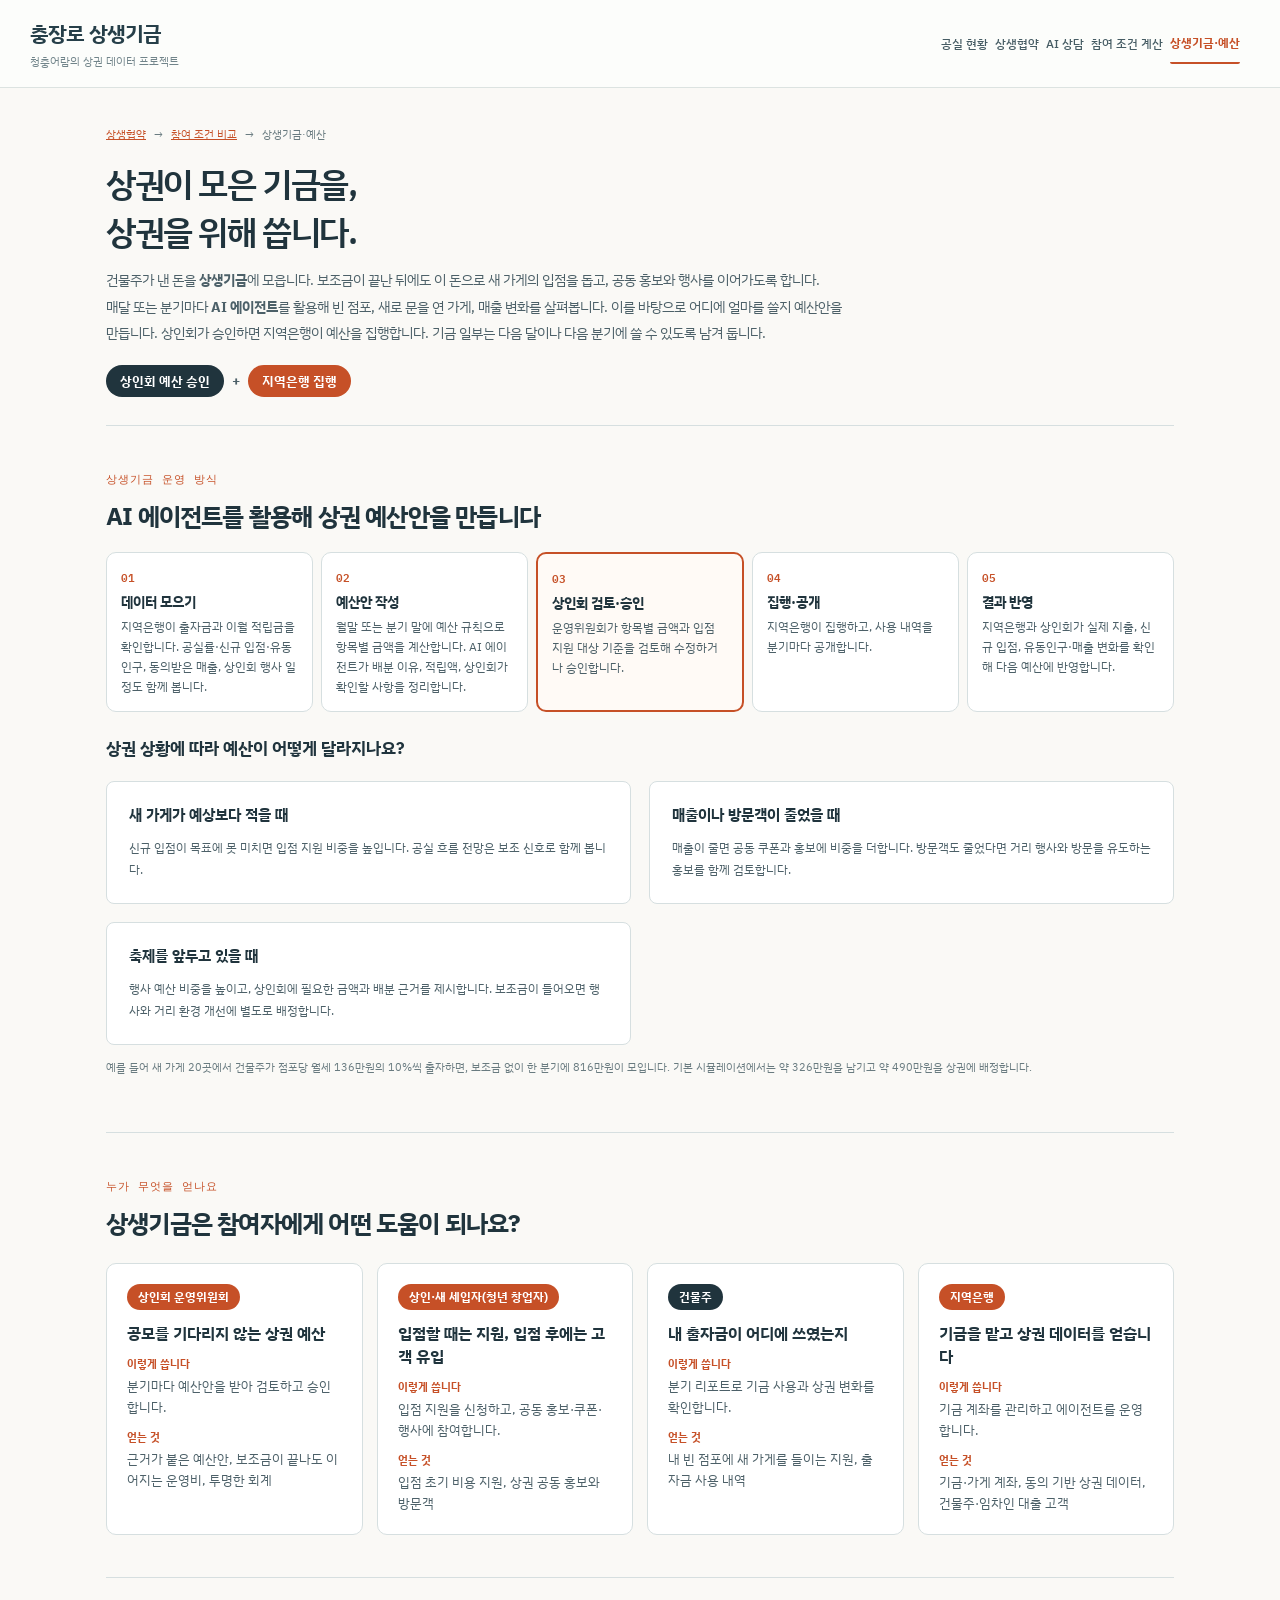
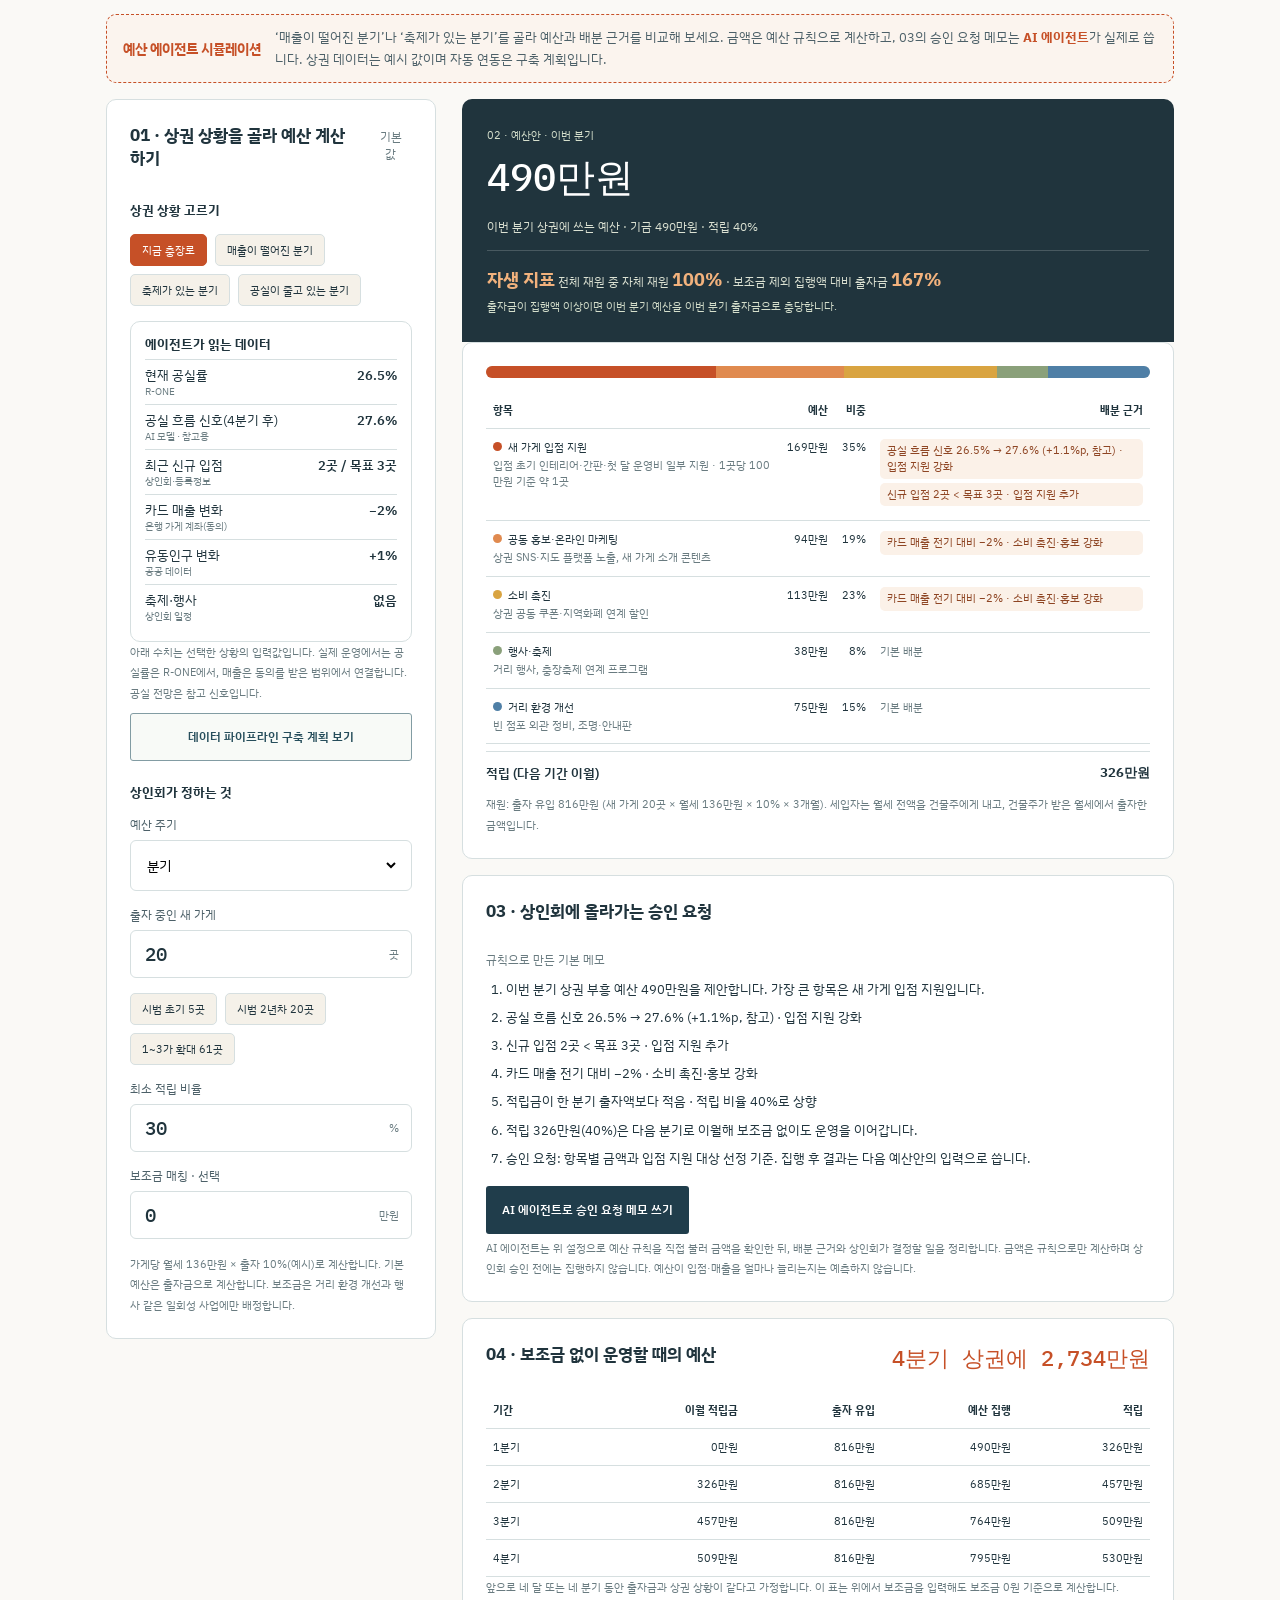
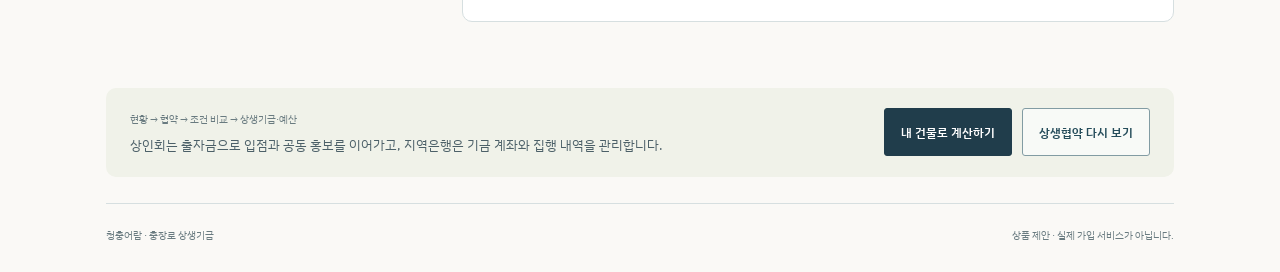
<file: 01_홈페이지/fund.html>
<!doctype html><html lang="ko"><head><meta charset="utf-8"><meta name="viewport" content="width=device-width,initial-scale=1"><title>상생기금·예산 | 청충어람</title><link rel="stylesheet" href="https://fonts.googleapis.com/css2?family=IBM+Plex+Mono:wght@500&family=IBM+Plex+Sans+KR:wght@400;600;700&display=swap"><style>
:root{--bg:#faf9f6;--surface:#fff;--ink:#24312e;--ink2:#58635e;--muted:#77817b;--line:#e1e5df;--soft:#f3f4ef;--accent:#c65027;--f:"IBM Plex Sans KR","Malgun Gothic",sans-serif;--m:"IBM Plex Mono",monospace}
*{box-sizing:border-box}html{scroll-behavior:smooth;scroll-padding-top:20px}body{margin:0;background:var(--bg);color:var(--ink);font:14px var(--f)}button,input,a{-webkit-tap-highlight-color:transparent}button,input{font:inherit}button,a{touch-action:manipulation}button{cursor:pointer}button:focus-visible,a:focus-visible,input:focus-visible{outline:3px solid #c65027;outline-offset:4px}button{transition:background .2s,box-shadow .2s,transform .2s}button:hover{background:#f4f1e9}button:active{transform:translateY(1px)}[hidden]{display:none!important}a{color:inherit}p{line-height:1.85;margin:0;color:var(--ink2)}
.topbar{height:78px;display:flex;align-items:center;justify-content:space-between;padding:0 32px;background:#fff;border-bottom:1px solid var(--line);gap:20px}.brand{display:flex;align-items:center;gap:12px;text-decoration:none}.brand-mark{display:grid;grid-template-columns:repeat(2,9px);gap:4px;transform:rotate(-8deg)}.brand-mark i{width:9px;height:17px;background:var(--accent);border-radius:2px}.brand-mark i:nth-child(2){opacity:.45}.brand-mark i:nth-child(3){opacity:.7}.brand-title{font-size:19px;font-weight:700;letter-spacing:-.7px}.brand-sub{display:block;font-size:10px;letter-spacing:2px;color:var(--muted);margin-top:3px}.topnav{display:flex;align-items:center;gap:24px}.topnav a{text-decoration:none;color:var(--ink2);font-size:13px}.tag{font-size:11px;color:#9a4324;background:#fbf0e9;border:1px solid #f0d8c9;border-radius:20px;padding:6px 10px}
.mapwrap{position:relative;height:calc(100svh - 118px);min-height:540px;max-height:980px;isolation:isolate;overflow:hidden;background:#edf0e9}#map{position:absolute;inset:0}.mapwrap:fullscreen{height:100vh;max-height:none}.mapbar{position:absolute;z-index:10;top:22px;left:24px;right:24px;display:flex;gap:12px;align-items:flex-start;justify-content:space-between;pointer-events:none}.mapbar>*{pointer-events:auto}.scope{display:flex;background:#fff;border:1px solid #e1e5df;padding:5px;border-radius:12px;box-shadow:0 3px 16px #20352b12;gap:3px}.scope button{border:0;border-radius:8px;padding:10px 15px;background:transparent;color:var(--ink2);font-size:13px;font-weight:600}.scope button[aria-pressed=true]{background:var(--ink);color:#fff}.tools{display:flex;gap:8px}.tool{height:44px;background:#fff;border:1px solid var(--line);border-radius:10px;padding:0 14px;color:var(--ink);box-shadow:0 3px 16px #20352b10}.tool[aria-pressed=true]{background:#f9ece3;border-color:#c65027;color:#ab431e}.icon-tool{font-size:22px;width:44px;padding:0}.summary{position:absolute;z-index:5;left:26px;top:92px;background:#ffffffeb;border:1px solid #ffffff;border-radius:12px;padding:14px 18px;box-shadow:0 5px 25px #20352b0c;pointer-events:none;backdrop-filter:blur(12px)}.summary .eyebrow{font-size:10px;letter-spacing:1.3px;color:var(--muted);margin-bottom:6px}.summary b{font:600 27px var(--m);color:var(--accent)}.summary .count-label{font-size:12px;color:var(--ink2);margin:0 12px 0 4px}.summary small{display:block;font-size:11px;color:var(--muted);margin-top:5px}
.legend{position:absolute;z-index:10;left:24px;bottom:38px;width:248px;border:1px solid #e1e5df;border-radius:14px;background:#ffffffee;backdrop-filter:blur(14px);box-shadow:0 8px 32px #21352915;overflow:hidden;animation:rise .5s ease both}.legend-heading{padding:16px 17px 10px;display:flex;justify-content:space-between;align-items:center}.legend-heading b{font-size:14px}.legend-heading span{font-size:10px;color:var(--muted)}.legend-options{padding:0 8px 8px}.legend-row{width:100%;display:flex;align-items:center;gap:10px;text-align:left;background:transparent;border:1px solid transparent;padding:9px;border-radius:7px;color:var(--ink);font-size:12px}.legend-row[aria-pressed=true]{background:#f2f2ec;border-color:#e0e2d9}.legend-row em{font-style:normal;margin-left:auto;font:11px var(--m);color:var(--muted)}.dot{display:inline-block;width:10px;height:10px;border-radius:50%;flex-shrink:0;vertical-align:middle}.legend-foot{padding:11px 17px;border-top:1px solid var(--line);font-size:10px;color:var(--muted);line-height:1.7}.size-key{display:inline-flex;align-items:center;gap:4px;margin-right:8px;vertical-align:middle}.size-key i{display:inline-block;border:1px solid #8c9690;border-radius:50%;width:6px;height:6px}.size-key i:nth-child(2){width:10px;height:10px}.size-key i:nth-child(3){width:15px;height:15px}.filter-reset{border:0;background:none;color:var(--accent);font-size:11px;margin-left:auto}.zoom-controls{position:absolute;right:24px;bottom:38px;z-index:10;display:flex;flex-direction:column;gap:7px}.zoom-controls button{width:42px;height:42px;border:1px solid var(--line);border-radius:10px;background:#fff;font-size:23px;color:var(--ink);box-shadow:0 3px 15px #20352b12}.zoom-controls button:last-child{font-size:19px}.zoom-controls button:disabled{color:#c2c8c4;cursor:default}.map-caption{height:40px;background:#fff;display:flex;align-items:center;justify-content:space-between;padding:0 28px;border-bottom:1px solid var(--line);font-size:11px;color:var(--muted)}.map-caption a{text-decoration:none;color:var(--accent)}
.detail,.list-panel{position:absolute;right:24px;top:82px;z-index:15;width:340px;max-height:calc(100% - 165px);overflow:auto;background:#fff;border:1px solid var(--line);border-radius:14px;box-shadow:0 14px 55px #20352b26;padding:23px;animation:slide .25s ease both}.list-panel{padding:0}.list-header{position:sticky;top:0;background:#fff;padding:19px 18px 12px;z-index:1;border-bottom:1px solid var(--line)}.list-header h2{font-size:16px;margin:0 0 14px}.close{border:0;background:transparent;color:var(--muted);font-size:24px;position:absolute;right:12px;top:10px;padding:2px 8px;border-radius:6px}.list-header input{width:100%;border:1px solid var(--line);border-radius:8px;padding:10px;background:var(--bg);font-size:12px}.list{display:flex;flex-direction:column;padding:0 12px}.list button{display:flex;justify-content:space-between;align-items:center;gap:10px;text-align:left;border:0;border-bottom:1px solid #edf0eb;background:none;padding:14px 4px;color:var(--ink);font-size:12px}.list button:hover{background:#f7f7f2}.list .dot{margin-right:7px}.n{font:11px var(--m);white-space:nowrap;color:var(--muted)}.empty{padding:24px;text-align:center;font-size:12px;color:var(--muted)}.pop{position:relative}.pop .x{position:absolute;right:-12px;top:-16px;border:0;border-radius:6px;background:transparent;font-size:26px;color:var(--muted);padding:3px 8px}.pop h3{margin:0 20px 10px 0;font-size:18px;letter-spacing:-.5px}.pop .r{display:flex;justify-content:space-between;gap:16px;padding:11px 0;border-top:1px solid #edf0eb;line-height:1.7;font-size:12px}.pop .r span:last-child{white-space:nowrap;color:var(--muted)}.pop .r span:first-child{min-width:0;overflow-wrap:anywhere}.detail-label{display:block;color:var(--accent);letter-spacing:1.3px;font-size:10px;margin-bottom:12px}.mk{border-radius:50%;border:2px solid #fff;box-shadow:0 2px 7px #27382f40;cursor:pointer;transition:box-shadow .2s,filter .2s;animation:marker-in .45s cubic-bezier(.2,.8,.3,1) both}.mk:hover{filter:brightness(1.1);box-shadow:0 0 0 5px #ffffff70,0 3px 10px #27382f40}.mk.sel{box-shadow:0 0 0 3px #24312e,0 0 0 9px #ffffff90;animation:select-ring .65s ease}.mk:focus-visible{outline:3px solid #24312e;outline-offset:4px}
.about{max-width:1140px;padding:72px 36px 60px;margin:auto}.section-kicker{font:11px var(--m);letter-spacing:2px;color:var(--accent);margin-bottom:16px}.intro{display:grid;grid-template-columns:1fr 1.15fr;gap:64px;padding-bottom:48px;border-bottom:1px solid var(--line)}.intro h1{font-size:31px;line-height:1.45;letter-spacing:-1.3px;margin:0}.intro p{font-size:14px}.source-pill{display:inline-block;margin-top:16px;font-size:11px;color:var(--muted)}.method{display:grid;grid-template-columns:1fr 1fr;gap:64px;margin-top:42px}.method h2{font-size:18px;letter-spacing:-.5px;margin:0 0 18px}.timeline{display:flex;justify-content:space-between;position:relative;margin:26px 0}.timeline:before{content:"";height:1px;background:#d8dfd6;position:absolute;left:0;right:0;top:5px}.timeline div{position:relative;font:11px var(--m);color:var(--muted);background:var(--bg);padding-right:12px}.timeline i{display:block;width:10px;height:10px;background:#c4ccc1;border:2px solid var(--bg);outline:1px solid #c4ccc1;border-radius:50%;margin:0 0 14px}.timeline div:last-child{padding-right:0;color:var(--accent)}.timeline div:last-child i{background:var(--accent);outline-color:var(--accent)}.method p,.method li{font-size:12px;line-height:1.9;color:var(--ink2)}.method ol{padding-left:18px;margin:0;display:flex;flex-direction:column;gap:10px}.calibration{border-left:2px solid #dc9b79;background:#f6f0e8;padding:13px 15px;margin-top:22px}.footer{border-top:1px solid var(--line);padding-top:22px;margin-top:42px;display:flex;justify-content:space-between;font-size:10px;color:var(--muted)}.map-status{position:absolute;z-index:20;top:46%;left:50%;transform:translate(-50%,-50%);padding:18px 24px;border-radius:12px;box-shadow:0 5px 30px #20352b18;background:#fff;text-align:center;max-width:90%;line-height:1.8;font-size:13px}.map-status a{color:var(--accent)}
@keyframes rise{from{opacity:0;transform:translateY(12px)}to{opacity:1;transform:translateY(0)}}@keyframes slide{from{opacity:0;transform:translateX(14px)}to{opacity:1;transform:translateX(0)}}@keyframes marker-in{from{opacity:0;scale:.45}to{opacity:1;scale:1}}@keyframes select-ring{from{box-shadow:0 0 0 3px #24312e,0 0 0 18px #ffffff00}to{box-shadow:0 0 0 3px #24312e,0 0 0 9px #ffffff90}}
@media(min-width:1000px){.topbar{padding:0 36px}.mapbar{left:28px;right:28px}.legend{left:28px}}
@media(max-width:720px){.topbar{height:68px;padding:0 17px}.brand-title{font-size:16px}.brand-sub{font-size:8px}.topnav{gap:12px}.topnav .tag{display:none}.topnav a{font-size:11px}.mapwrap{height:calc(100svh - 102px);min-height:560px}.mapbar{left:12px;right:12px;top:14px;flex-wrap:wrap;gap:8px}.scope{width:100%;justify-content:center}.scope button{flex:1;padding:9px 5px;font-size:11px}.tools{margin-left:auto;gap:6px}.tool{height:37px;padding:0 10px;font-size:11px}.icon-tool{width:37px;padding:0;font-size:20px}.summary{left:14px;top:112px;padding:10px 13px}.summary b{font-size:23px}.summary .eyebrow{font-size:9px}.summary small{font-size:10px}.legend{left:12px;bottom:30px;width:210px}.legend-heading{padding:12px 13px 7px}.legend-heading b{font-size:12px}.legend-heading span{font-size:9px}.legend-options{padding:0 6px 5px}.legend-row{padding:7px;font-size:11px}.legend-foot{padding:8px 13px;font-size:9px}.zoom-controls{right:12px;bottom:30px}.detail,.list-panel{top:112px;right:12px;left:12px;width:auto;max-height:calc(100% - 145px)}.mapwrap:has(.detail:not([hidden])) .legend,.mapwrap:has(.list-panel:not([hidden])) .legend{visibility:hidden}.map-caption{height:34px;padding:0 14px;font-size:9px}.about{padding:44px 22px}.intro,.method{grid-template-columns:1fr;gap:24px}.intro{padding-bottom:30px}.intro h1{font-size:27px}.intro p{font-size:13px}.method{margin-top:30px}.footer{gap:15px;line-height:1.6}}
@media(prefers-reduced-motion:reduce){html{scroll-behavior:auto}*,*:before,*:after{animation:none!important;transition:none!important}}

html{scroll-padding-top:90px}.topbar{position:sticky;top:0;z-index:40;background:#fffefbf5;backdrop-filter:blur(16px)}.topnav a{transition:color .2s}.topnav a:hover{color:var(--accent)}.nav-soon{font-size:9px;color:#90988e;margin-left:4px}.home-hero{max-width:1250px;margin:auto;padding:65px 48px 52px;display:grid;grid-template-columns:1.5fr 1fr;gap:50px;align-items:center;min-height:420px}.hero-copy{animation:rise .7s ease both}.hero-kicker{display:flex;align-items:center;gap:9px;font:10px var(--m);letter-spacing:2px;color:var(--accent);margin-bottom:24px}.hero-kicker:before{content:'';width:22px;height:1px;background:var(--accent)}.hero-copy h1{font-size:clamp(32px,4vw,51px);font-weight:600;line-height:1.35;letter-spacing:-2px;margin:0 0 23px}.hero-copy h1 span{color:var(--accent)}.hero-copy>p{font-size:14px;line-height:1.9;max-width:500px}.hero-actions{display:flex;gap:12px;flex-wrap:wrap;margin-top:29px}.action{display:inline-flex;justify-content:center;align-items:center;gap:24px;padding:14px 20px;border-radius:8px;text-decoration:none;font-size:13px;font-weight:600;transition:transform .2s,background .2s}.action:hover{transform:translateY(-3px)}.action-primary{background:var(--ink);color:#fff}.action-primary:hover{background:#3c4c40}.action-secondary{border:1px solid #d8dcd3;background:transparent;color:var(--ink)}.hero-art{height:265px;position:relative;display:flex;align-items:center;justify-content:center;animation:rise .9s ease both}.city-grid{display:grid;grid-template-columns:repeat(5,40px);grid-template-rows:repeat(4,40px);gap:12px;transform:rotate(-15deg);position:relative}.city-grid:before{content:'';position:absolute;inset:-38px;border:1px solid #dce0d5;border-radius:8px}.city-grid:after{content:'';position:absolute;inset:-62px;border:1px solid #e9e9df;border-radius:8px}.city-grid i{background:#dce1d5;border:1px solid #cdd4c4;border-radius:3px;box-shadow:3px 4px 0 #c8cebf55}.city-grid i:nth-child(3n){background:#e9e9dd}.city-grid i:nth-child(4),.city-grid i:nth-child(12),.city-grid i:nth-child(18){background:#fff6e9;border:1.5px dashed #d78d65;box-shadow:none}.city-grid i:nth-child(8){background:#c65027;border-color:#c65027;box-shadow:4px 5px 0 #a9402220}.art-caption{position:absolute;bottom:-5px;right:20px;font-size:10px;letter-spacing:1px;color:#858b7d;background:var(--bg);padding:7px 10px}.section-head{padding:30px 32px 24px;display:flex;justify-content:space-between;align-items:end;gap:22px;max-width:1250px;margin:auto}.section-head h2{font-size:23px;letter-spacing:-.8px;margin:0 0 8px}.section-head p{font-size:12px}.section-head .section-kicker{font-size:10px;margin-bottom:10px}.data-date{white-space:nowrap;font-size:11px;color:var(--muted);border:1px solid var(--line);padding:8px 12px;border-radius:20px}.map-area{border-top:1px solid var(--line);background:#fff}.mapwrap{height:75svh;min-height:560px;max-height:820px;margin:0 20px;border:1px solid #dfe3dc;border-radius:14px}.mapwrap:fullscreen{margin:0;border-radius:0;max-height:none;height:100vh}.map-caption{border-bottom:0;margin:0 20px;padding:0 8px;height:46px}.next-section{max-width:1190px;margin:0 auto;padding:65px 32px 58px}.next-heading{display:flex;justify-content:space-between;align-items:end;gap:24px;margin-bottom:25px}.next-heading h2{font-size:27px;letter-spacing:-1px;margin:0}.next-heading p{font-size:12px}.feature-grid{display:grid;grid-template-columns:1fr 1fr;gap:20px}.feature-card{border:1px solid #dce1d5;border-radius:14px;padding:30px;background:#fffefb;position:relative;transition:transform .25s,box-shadow .25s;scroll-margin-top:110px}.feature-card:hover{transform:translateY(-4px);box-shadow:0 14px 35px #24312e08}.feature-card.simulation{background:#f0f2e9}.feature-top{display:flex;justify-content:space-between;align-items:center;margin-bottom:27px}.feature-number{font:11px var(--m);letter-spacing:1px;color:var(--muted)}.coming-badge{font-size:10px;color:#777f70;border:1px solid #d7ddcd;padding:5px 9px;border-radius:20px}.feature-card h3{font-size:22px;margin:0 0 12px;letter-spacing:-.7px}.feature-card p{font-size:13px;max-width:410px;min-height:50px}.feature-tags{display:flex;gap:7px;flex-wrap:wrap;margin:20px 0 26px}.feature-tags span{font-size:10px;color:#6e7868;background:#f0f2e9;border-radius:5px;padding:5px 8px}.simulation .feature-tags span{background:#e6eadc}.coming-button{display:flex;width:100%;border:0;border-top:1px solid #dfe4d6;padding:17px 0 0;align-items:center;justify-content:space-between;background:transparent;color:#838a7c;font-size:12px;cursor:default}.coming-button:hover{background:transparent}.feature-card:target{outline:2px solid #c6502760;outline-offset:4px}.about{border-top:1px solid var(--line);padding-top:42px}.about>.section-kicker,.about>.intro{display:none}.method{margin-top:0}.method-disclosure>summary{cursor:pointer;display:flex;justify-content:space-between;align-items:center;font-size:16px;font-weight:600;padding:0 0 18px;list-style:none}.method-disclosure>summary::-webkit-details-marker{display:none}.method-disclosure>summary:after{content:'자세히 보기 +';font-size:11px;font-weight:400;color:var(--muted)}.method-disclosure[open]>summary{margin-bottom:20px}.method-disclosure[open]>summary:after{content:'접기 −'}.footer{margin-top:20px}.hero-scroll{font:10px var(--m);letter-spacing:1.5px;color:var(--muted);margin-top:25px;display:block}
@media(min-width:1440px){.mapwrap{margin:0 36px}.map-caption{margin:0 36px}.home-hero{padding-top:75px;padding-bottom:65px}}
@media(max-width:720px){html{scroll-padding-top:115px}.topbar{height:auto;min-height:90px;flex-wrap:wrap;padding:14px 18px 11px;gap:14px}.brand-title{font-size:16px}.topnav{width:100%;justify-content:space-between;gap:8px}.topnav a{font-size:12px}.nav-soon{font-size:8px}.brand-sub{font-size:8px}.home-hero{display:block;padding:39px 24px 32px;min-height:0}.hero-art{display:none}.hero-kicker{font-size:9px;margin-bottom:19px}.hero-copy h1{font-size:34px;letter-spacing:-1.4px;margin-bottom:19px}.hero-copy>p{font-size:12px}.hero-actions{gap:9px;margin-top:23px}.action{font-size:12px;padding:12px 14px;gap:16px}.hero-scroll{margin-top:22px;font-size:9px}.section-head{padding:26px 20px 18px;align-items:start;flex-wrap:wrap;gap:10px}.section-head h2{font-size:21px}.section-head p{font-size:11px}.data-date{font-size:9px;padding:6px 9px}.mapwrap{margin:0 10px;min-height:580px;height:78svh;border-radius:10px}.map-caption{margin:0 10px;height:45px;font-size:9px;gap:12px}.next-section{padding:42px 20px}.next-heading{display:block}.next-heading h2{font-size:23px;margin-bottom:12px}.feature-grid{grid-template-columns:1fr;gap:14px}.feature-card{padding:24px;scroll-margin-top:125px}.feature-top{margin-bottom:20px}.feature-card h3{font-size:21px}.feature-card p{font-size:12px;min-height:0}.about{padding:30px 22px}.method-disclosure>summary{font-size:14px}}
@media(prefers-reduced-motion:reduce){html{scroll-behavior:auto}.hero-copy,.hero-art{animation:none}.feature-card,.action{transition:none}}


:root{--bg:#f8fafb;--ink:#17354b;--ink2:#50616d;--muted:#768590;--accent:#176b87;--line:#dce4e9;--soft:#edf3f6}
.topbar{height:88px;padding:0 max(28px,calc((100vw - 1220px)/2));background:#fff;border-bottom:1px solid var(--line);box-shadow:none;gap:35px}.brand-title{font-size:21px;letter-spacing:-.8px;color:#153c56}.brand-sub{font-family:var(--f);font-size:11px;font-weight:400;letter-spacing:0;color:#788b96;margin-top:6px}.topnav{gap:30px;height:100%}.topnav a,.topnav button{font:500 13px var(--f);color:#344f61;white-space:nowrap;background:none;border:0;text-decoration:none;padding:12px 0}.topnav button:hover,.topnav a:hover{color:#087d9d;background:none}.home-hero{max-width:none;min-height:440px;display:block;padding:68px max(28px,calc((100vw - 1140px)/2)) 61px;background:#143b54;color:#fff;position:relative;border-bottom:5px solid #3396a6}.hero-copy{max-width:1000px}.hero-kicker{color:#b8dce6;font:500 12px var(--f);letter-spacing:1px;margin-bottom:22px}.hero-kicker:before{display:none}.hero-copy h1{font-size:clamp(32px,3.9vw,49px);line-height:1.4;letter-spacing:-1.6px;margin-bottom:23px}.hero-copy h1 span{color:#fff}.hero-copy>p{max-width:790px;color:#d5e0e6;font-size:14px;line-height:1.9}.hero-actions{margin-top:29px;gap:12px}.action{border-radius:3px;padding:14px 21px;font:600 13px var(--f);min-height:48px}.action-primary{background:#fff;color:#173e56;border:1px solid #fff}.action-primary:hover{background:#e9f3f7}.action-secondary{background:transparent;border:1px solid #8aa8ba;color:#fff}.action-secondary:hover{background:#244f69}.hero-copy>.availability{font-size:11px;color:#a8c1d0;margin-top:14px}.section-head{padding-top:36px;padding-bottom:26px}.section-head h2{color:#173e56}.section-kicker{font-family:var(--f);font-size:11px;letter-spacing:1px;color:#37738c}.mapwrap{border-radius:3px}.scope button[aria-pressed=true]{background:#173e56}.summary b{color:#b7492c}.legend,.detail,.list-panel{border-radius:6px}.tool,.zoom-controls button{border-radius:4px}.icon-tool{font-size:11px;width:auto;padding:0 12px}.zoom-controls button:last-child{font-size:11px}.map-caption a{color:#176b87}.about{border-top:1px solid var(--line);padding-top:55px;padding-bottom:35px}.about>.section-kicker{display:block}.about>.intro{display:grid}.intro h2{font-size:29px;line-height:1.45;letter-spacing:-1px;margin:0}.method{margin-top:38px}.method h2{color:#173e56}.footer{margin-top:42px}.notice-dialog{border:1px solid var(--line);border-radius:8px;padding:30px;max-width:420px;width:calc(100% - 40px);color:var(--ink);box-shadow:0 20px 70px #0f293d33}.notice-dialog::backdrop{background:#102d3e66}.notice-dialog h2{font-size:21px;margin:0 0 14px}.notice-dialog p{font-size:13px;line-height:1.8}.notice-dialog button{display:block;margin:24px 0 0 auto;border:0;border-radius:3px;padding:10px 24px;background:#173e56;color:#fff;font:500 13px var(--f)}
@media(max-width:800px){html{scroll-padding-top:125px}.topbar{height:auto;min-height:110px;flex-direction:column;align-items:flex-start;gap:13px;padding:16px 20px 10px}.brand-title{font-size:18px}.brand-sub{font-size:10px}.topnav{width:100%;height:auto;gap:14px;justify-content:space-between}.topnav a,.topnav button{font-size:11px;padding:7px 0}.home-hero{min-height:0;padding:42px 24px 39px}.hero-copy h1{font-size:33px;letter-spacing:-1.2px}.hero-kicker{font-size:10px}.hero-copy>p{font-size:12px}.hero-copy>p br{display:none}.hero-actions{gap:9px}.action{font-size:11px;padding:12px 15px;min-height:43px}.hero-copy>.availability{font-size:10px}.intro h2{font-size:25px}.about{padding-top:36px}.about>.intro{grid-template-columns:1fr;gap:22px}.method{margin-top:30px}.icon-tool{font-size:10px;padding:0 9px}}

/* Restore the original warm homepage palette and illustration. */
:root{--bg:#faf9f6;--surface:#fff;--ink:#24312e;--ink2:#58635e;--muted:#77817b;--line:#e1e5df;--soft:#f3f4ef;--accent:#c65027}
.topbar{background:#fffefbf5}.brand-title{color:var(--ink)}.brand-sub{color:var(--muted)}.topnav a,.topnav button{color:var(--ink2)}.topnav button:hover,.topnav a:hover{color:var(--accent)}
.home-hero{max-width:1250px;margin:auto;padding:65px 48px 52px;display:grid;grid-template-columns:1.5fr 1fr;gap:50px;align-items:center;min-height:420px;background:var(--bg);color:var(--ink);border-bottom:0}.hero-copy{max-width:none}.hero-kicker{color:var(--accent);font-size:11px;letter-spacing:1px}.hero-kicker:before{display:block}.hero-copy h1{font-size:clamp(32px,3.6vw,46px);line-height:1.4;letter-spacing:-1.6px}.hero-copy h1 span{color:var(--accent)}.hero-copy>p{color:var(--ink2);font-size:13px;max-width:560px}.hero-copy>.availability{color:var(--muted);font-size:11px}.hero-art{display:flex}.hero-actions{gap:10px}.action{border-radius:8px;font-size:12px;padding:13px 16px}.action-primary{background:var(--ink);color:#fff;border-color:var(--ink)}.action-primary:hover{background:#3c4c40}.action-secondary{border-color:#d8dcd3;color:var(--ink);background:transparent}.action-secondary:hover{background:#eeeFE7}
.section-head{max-width:1180px;padding-left:0;padding-right:0;width:calc(100% - 96px)}.section-head h2,.method h2{color:var(--ink)}.section-kicker{color:var(--accent)}.mapwrap{width:calc(100% - 96px);max-width:1180px;margin:0 auto;border-radius:12px}.mapwrap:fullscreen{width:100%;max-width:none;margin:0;border-radius:0}.map-caption{width:calc(100% - 96px);max-width:1180px;margin:0 auto;padding-left:6px;padding-right:6px}.map-caption a{color:var(--accent)}.scope button[aria-pressed=true]{background:var(--ink)}.summary b{color:var(--accent)}.legend,.detail,.list-panel{border-radius:12px}.tool,.zoom-controls button{border-radius:9px}.notice-dialog button{background:var(--ink)}
@media(min-width:1440px){.home-hero{padding-top:75px;padding-bottom:65px}.mapwrap,.map-caption{margin-left:auto;margin-right:auto}}
@media(max-width:900px){.home-hero{grid-template-columns:1.6fr 1fr;gap:20px;padding-left:30px;padding-right:30px}.city-grid{grid-template-columns:repeat(5,30px);grid-template-rows:repeat(4,30px);gap:9px}.city-grid:after{inset:-40px}.city-grid:before{inset:-24px}.art-caption{right:0;font-size:9px}}
@media(max-width:720px){.home-hero{display:block;min-height:0;padding:39px 24px 32px}.hero-art{display:none}.hero-copy h1{font-size:32px}.hero-copy>p{font-size:12px}.hero-copy>.availability{font-size:10px}.action{font-size:11px;padding:12px 13px}.section-head{width:calc(100% - 40px);padding:26px 0 18px}.mapwrap{width:calc(100% - 32px);margin:0 auto;border-radius:10px}.map-caption{width:calc(100% - 32px);margin:0 auto;padding:0 3px}}
#fullscreen{width:44px;padding:0;display:inline-flex;align-items:center;justify-content:center}#reset-map{display:flex;align-items:center;justify-content:center}@media(max-width:720px){#fullscreen{width:37px}}
/* Content stays readable without JavaScript or when motion is reduced. */
.scroll-reveal{opacity:0;transform:translateY(24px);transition:opacity .7s ease var(--reveal-delay,0ms),transform .7s cubic-bezier(.22,.61,.36,1) var(--reveal-delay,0ms)}
.scroll-reveal.is-visible{opacity:1;transform:none}
@media(prefers-reduced-motion:reduce){.scroll-reveal{opacity:1;transform:none;transition:none}}
@media print{.scroll-reveal{opacity:1;transform:none;transition:none}}

/* Blocks exchange occupancy states while retaining the original grid. */
.city-grid i{transition:opacity 950ms ease,transform 950ms cubic-bezier(.22,.61,.36,1)}
.city-grid i[data-state="occupied"]{background:#dce1d5;border:1px solid #cdd4c4;box-shadow:3px 4px 0 #c8cebf55}
.city-grid i[data-state="soft"]{background:#e9e9dd;border:1px solid #cdd4c4;box-shadow:3px 4px 0 #c8cebf55}
.city-grid i[data-state="vacant"]{background:#fff6e9;border:1.5px dashed #d78d65;box-shadow:none}
.city-grid i[data-state="active"]{background:#c65027;border:1px solid #c65027;box-shadow:4px 5px 0 #a9402220}
.city-grid i.is-changing{opacity:0;transform:scale(.86)}
.home-hero{padding-top:100px;padding-bottom:100px;min-height:540px}
.section-head{padding-top:65px;padding-bottom:34px}
.map-caption{margin-bottom:90px}
.about{padding-top:75px;padding-bottom:70px}
.method{margin-top:55px;row-gap:36px}
@media(max-width:720px){.home-hero{padding-top:58px;padding-bottom:65px;min-height:0}.section-head{padding-top:44px;padding-bottom:26px}.map-caption{margin-bottom:58px}.about{padding-top:50px;padding-bottom:44px}.method{margin-top:36px}}
@media(prefers-reduced-motion:reduce){.city-grid i{transition:none}.city-grid i.is-changing{opacity:1;transform:none}}

/* Staggered introduction: a short entrance followed by a calm, readable resting state. */
@keyframes intro-arrive{from{opacity:0;transform:translateY(22px);filter:blur(3px)}to{opacity:1;transform:translateY(0);filter:blur(0)}}
@keyframes intro-accent{from{background-size:0% 100%}to{background-size:100% 100%}}
.hero-copy{animation:none}
.hero-copy>.hero-kicker,.hero-copy>h1,.hero-copy>p,.hero-copy>.hero-actions{animation:intro-arrive 1.05s cubic-bezier(.22,.61,.36,1) both}
.hero-copy>.hero-kicker{animation-delay:100ms}
.hero-copy>h1{animation-delay:280ms}
.hero-copy>p{animation-delay:540ms}
.hero-copy>.hero-actions{animation-delay:780ms}
.hero-copy>.availability{animation-delay:980ms}
.hero-copy h1 span{background-image:linear-gradient(transparent 88%,#c6502722 88%);background-repeat:no-repeat;background-size:0% 100%;animation:intro-accent 1.1s ease 1.1s forwards}
.hero-copy:focus-within>*{animation:none;opacity:1;transform:none;filter:none}
@media(prefers-reduced-motion:reduce){.hero-copy>.hero-kicker,.hero-copy>h1,.hero-copy>p,.hero-copy>.hero-actions,.hero-copy h1 span{animation:none;opacity:1;transform:none;filter:none}.hero-copy h1 span{background-size:100% 100%}}

/* The introduction fills the initial viewport; the map starts below the fold. */
.home-hero{box-sizing:border-box;min-height:calc(100svh - 88px);align-content:center}
@media(max-width:800px){.home-hero{min-height:calc(100svh - 110px)}}
@media(max-width:720px){.home-hero{display:flex;flex-direction:column;justify-content:center;align-items:stretch;min-height:calc(100svh - 110px);padding-top:64px;padding-bottom:72px}}

/* Reveal the map only as its section enters the viewport. */
.map-area.map-await .section-head,.map-area.map-await .mapwrap,.map-area.map-await .map-caption{opacity:0;transform:translateY(42px)}
.map-area.map-reveal .section-head,.map-area.map-reveal .mapwrap,.map-area.map-reveal .map-caption{transition:opacity 1.1s ease,transform 1.1s cubic-bezier(.22,.61,.36,1)}
.map-area.map-reveal .mapwrap{transition-delay:160ms}
.map-area.map-reveal .map-caption{transition-delay:300ms}
@media(prefers-reduced-motion:reduce){.map-area.map-await .section-head,.map-area.map-await .mapwrap,.map-area.map-await .map-caption{opacity:1;transform:none}.map-area.map-reveal .section-head,.map-area.map-reveal .mapwrap,.map-area.map-reveal .map-caption{transition:none}}
@media print{.map-area.map-await .section-head,.map-area.map-await .mapwrap,.map-area.map-await .map-caption{opacity:1;transform:none}}

/* Give the opening copy more breathing room within its full-screen section. */
.hero-copy>.hero-kicker{margin-bottom:30px}
.hero-copy h1{font-size:clamp(34px,3.7vw,49px);line-height:1.58;margin-bottom:30px}
.hero-copy>p{font-size:14px;line-height:2.15;max-width:580px}
.hero-copy>.hero-actions{margin-top:36px;row-gap:14px}
.hero-copy>.availability{font-size:11px;margin-top:20px;line-height:1.9}
.hero-art{height:320px}
.city-grid{grid-template-columns:repeat(5,46px);grid-template-rows:repeat(4,46px);gap:14px}
.art-caption{bottom:-3px}
/* A full-width, distinct reading section after the white map section. */
.map-area{padding-bottom:72px}
.map-caption{margin-bottom:0}
.about{max-width:none;width:100%;box-sizing:border-box;min-height:calc(100svh - 88px);margin:0;background:#f1f3ec;border-top:1px solid #d8dfd1;padding:96px max(36px,calc((100% - 1068px)/2)) 72px}
.about>.section-kicker{margin-bottom:26px}
.about .intro{padding-bottom:48px;border-bottom-color:#d8dfd1}
.about .intro h2{line-height:1.6}
.about .intro p{line-height:2.05}
.about .timeline div{background:#f1f3ec}
.about .timeline i{border-color:#f1f3ec}
@media(max-width:900px) and (min-width:721px){.city-grid{grid-template-columns:repeat(5,35px);grid-template-rows:repeat(4,35px);gap:11px}.hero-copy h1{font-size:35px}.hero-copy>p{font-size:13px}.hero-art{height:285px}}
@media(max-width:720px){.hero-copy>.hero-kicker{margin-bottom:26px}.hero-copy h1{font-size:32px;line-height:1.6;margin-bottom:26px}.hero-copy>p{font-size:13px;line-height:2.1}.hero-copy>.hero-actions{margin-top:30px;row-gap:12px}.hero-copy>.availability{font-size:10px;margin-top:18px}.map-area{padding-bottom:48px}.about{min-height:calc(100svh - 110px);padding:64px 24px 48px}.about .intro{padding-bottom:32px;gap:24px}.about>.section-kicker{margin-bottom:22px}}

/* Larger, clearer typography for the explanation section. */
.about>.section-kicker{font-size:13px;letter-spacing:1.3px}
.about .intro h2{font-size:34px;line-height:1.5}
.about .intro p{font-size:16px;line-height:2;color:#46534b}
.about .source-pill{font-size:13px;line-height:1.8;color:#5d6a61}
.about .method .section-kicker{font-size:12px;letter-spacing:1px}
.about .method h2{font-size:23px;line-height:1.5;margin-bottom:22px}
.about .method p,.about .method li{font-size:15px;line-height:2;color:#46534b}
.about .method ol{gap:16px;padding-left:22px}
.about .timeline div{font-size:12px}
.about .calibration{font-size:14px}
@media(max-width:720px){.about .intro h2{font-size:29px}.about .intro p{font-size:15px;line-height:1.95}.about .source-pill{font-size:12px}.about .method h2{font-size:21px}.about .method p,.about .method li{font-size:14px;line-height:1.95}.about .timeline div{font-size:11px}}

/* Clear visual hierarchy for the overview and interpretation notes. */
.about .explanation-overview{grid-template-columns:1fr 1.2fr;gap:52px;align-items:center;border-bottom:0;padding-bottom:32px}
.about .explanation-heading h2{font-size:35px;line-height:1.45;letter-spacing:-1.2px;margin:0 0 20px}
.explanation-heading h2 span{color:var(--accent)}
.about .explanation-heading p{font-size:15px;line-height:1.95;margin:0;color:#58635e}
.map-reading-cards{display:grid;gap:12px}
.map-reading-card{display:flex;align-items:center;gap:18px;padding:21px 22px;border:1px solid #e0e5d9;border-radius:12px;background:#fffefb}
.map-reading-card h3{font-size:16px;font-weight:700;margin:0 0 7px;letter-spacing:-.4px;color:var(--ink)}
.about .map-reading-card p{font-size:13px;line-height:1.7;margin:0;color:#627066}
.reading-symbol{width:50px;height:46px;flex:0 0 50px;display:flex;align-items:center;justify-content:center;gap:4px;background:#f0f3eb;border-radius:10px}
.reading-symbol i{display:block;width:10px;height:10px;border-radius:50%;background:#66785c}
.reading-circles i:nth-child(2){width:15px;height:15px}.reading-circles i:nth-child(3){width:20px;height:20px}
.reading-colors i{width:11px;height:11px;background:#a9b27b}.reading-colors i:nth-child(2){background:#d1a05c}.reading-colors i:nth-child(3){background:#c65027}
.reading-select{font-size:28px;color:var(--accent)}
.estimate-notice{display:flex;align-items:center;gap:20px;padding:20px 24px;background:#f8eee3;border:1px solid #ecd8c2;border-radius:10px}
.notice-label{font-size:12px;font-weight:700;color:#9d4c28;white-space:nowrap}
.about .estimate-notice p{font-size:13px;line-height:1.85;color:#715a47;margin:0}.estimate-notice strong{font-weight:700}
.about .method{margin-top:56px;column-gap:46px;align-items:start}
.about .reading-note-list{list-style:none;padding:0;margin:0;gap:10px}
.about .reading-note-list li{display:flex;align-items:flex-start;gap:13px;background:#fffefb;border:1px solid #e0e5d9;border-radius:10px;padding:17px 18px}
.note-number{font:600 11px var(--m);color:#a35c39;background:#f7ede3;padding:6px;border-radius:5px;flex-shrink:0;margin-top:1px}
.reading-note-list h3{font-size:14px;line-height:1.65;font-weight:700;color:var(--ink);margin:0 0 5px;letter-spacing:-.3px}
.about .reading-note-list p{font-size:12px;line-height:1.85;color:#657067;margin:0}
@media(max-width:720px){.about .explanation-overview{grid-template-columns:1fr;gap:27px;padding-bottom:24px}.about .explanation-heading h2{font-size:29px}.about .explanation-heading p{font-size:14px}.map-reading-card{padding:18px 16px;gap:14px}.map-reading-card h3{font-size:15px}.about .map-reading-card p{font-size:12px}.estimate-notice{align-items:flex-start;flex-direction:column;gap:8px;padding:18px}.about .method{margin-top:40px;row-gap:38px}.about .reading-note-list li{padding:17px 15px}.reading-note-list h3{font-size:14px}}

/* Cool, solid accents balance the warm paper background. */
:root{--ink:#20343d;--ink2:#4c6068;--muted:#697b80;--line:#d6dfe0;--navy:#203d4b;--teal:#236b73}
.topbar{background:#fcfdfbf7;border-bottom:1px solid #d5dfe0}
.brand-title{color:#203d4b}
.topnav{height:auto;gap:7px;background:#203d4b;padding:6px 9px;border:1px solid #203d4b;border-radius:3px}
.topnav a,.topnav button{color:#f2f6f5;font-size:12px;padding:10px 13px;border-radius:2px;transition:background .2s,color .2s}
.topnav a:hover,.topnav button:hover{background:#365967;color:#fff}
.topnav a:focus-visible,.topnav button:focus-visible{outline-color:#b9e0df;outline-offset:1px}
.hero-kicker{color:#236b73}
.hero-copy h1 span{color:#b1442d}
.action{border-radius:3px}
.action-primary{background:#203d4b;border-color:#203d4b;color:#fff}
.action-primary:hover{background:#2c5665;border-color:#2c5665}
.action-secondary{border-color:#829ca3;color:#264d5b;background:#f8faf7}
.action-secondary:hover{background:#e7efed}
/* Stronger illustration edges and occupancy colors, with the same state animation. */
.city-grid i[data-state="occupied"]{background:#81999d;border:1px solid #5c7b83;box-shadow:3px 4px 0 #294d5a24}
.city-grid i[data-state="soft"]{background:#b0c3c0;border:1px solid #789a9b;box-shadow:3px 4px 0 #294d5a1c}
.city-grid i[data-state="vacant"]{background:#fff4e9;border:2px dashed #b94c32;box-shadow:none}
.city-grid i[data-state="active"]{background:#b8422b;border:1px solid #943721;box-shadow:4px 5px 0 #9437212b}
.city-grid:before{border-color:#b1c3c3}.city-grid:after{border-color:#d1ddda}
.art-caption{color:#526c73}
.scope{border-radius:5px;border-color:#cbd8d9}.scope button{border-radius:3px}
.scope button[aria-pressed=true]{background:#203d4b}
.tool,.zoom-controls button{border-radius:4px;border-color:#c9d6d9;color:#264956}
.tool[aria-pressed=true]{background:#e5eeee;border-color:#356a76;color:#204f60}
.legend,.detail,.list-panel{border-radius:6px}.legend-row{border-radius:3px}
.legend-row[aria-pressed=true]{background:#edf3f1;border-color:#cddbd8}
.list-header input{border-radius:3px}.notice-dialog,.notice-dialog button{border-radius:4px}
.about{background:#eef2ef;border-top-color:#c6d4d3}
.about .timeline div{background:#eef2ef}.about .timeline i{border-color:#eef2ef}
.about .explanation-heading h2 span{color:#236b73}
.map-reading-card{border-radius:5px;border-color:#cbd9d9;background:#fdfefd}
.map-reading-card h3{color:#203d4b}
.reading-symbol{background:#dce9e8;border:1px solid #afc9ca;border-radius:4px}
.reading-symbol i{background:#285c6d}
.reading-circles i{background:#285c6d;border:1px solid #1b4859}
.reading-colors i:first-child{background:#718b5c}.reading-colors i:nth-child(2){background:#b17a32}.reading-colors i:nth-child(3){background:#ae402b}
.reading-select{color:#1e5a6d;font-weight:700}
.estimate-notice{border-radius:4px;background:#e2ecec;border:1px solid #b5ccce;border-left:4px solid #2d6570}
.notice-label{color:#245765}.about .estimate-notice p{color:#405e68}
.about .reading-note-list li{border-radius:5px;border-color:#cedbd8;background:#fdfefd}
.note-number{color:#fff;background:#335968;border-radius:2px;padding:6px 7px}
.reading-note-list h3{color:#203d4b}
.about .footer{border-top:1px solid #cbd8d5;padding-top:25px;color:#60777d}
@media(max-width:1050px) and (min-width:801px){.topbar{gap:18px;padding-left:24px;padding-right:24px}.topnav{gap:2px;padding:5px}.topnav a,.topnav button{font-size:11px;padding:10px}}
@media(max-width:800px){.topnav{padding:5px;gap:2px;justify-content:space-between}.topnav a,.topnav button{font-size:10px;padding:10px 7px}.brand-title{color:#203d4b}}

/* A continuous dark navigation bar, including the brand. */
.topbar{background:#203d4bf7;border-bottom:1px solid #385766;box-shadow:0 3px 14px #142d3812}
.brand-title{color:#f2f6f4}.brand-sub{color:#bacdd0}
.topnav{background:transparent;border-color:transparent}
.topnav a,.topnav button{color:#e4efed}
.topnav a:hover,.topnav button:hover{background:#3b5c6a;color:#fff}
.brand:focus-visible{outline-color:#b9e0df}
/* Smooth enamel faces and raised edges; individual blocks lift toward the pointer. */
.city-grid{perspective:850px}
.city-grid:before,.city-grid:after{pointer-events:none}
.city-grid i{position:relative;isolation:isolate;border-radius:5px;cursor:pointer;transform-origin:center;transition:opacity 950ms ease,transform 430ms cubic-bezier(.2,.75,.25,1),box-shadow 430ms ease,filter 430ms ease}
.city-grid i:before{content:'';position:absolute;inset:1px;border-radius:3px;pointer-events:none;background:linear-gradient(135deg,#ffffff85 0%,#ffffff20 37%,transparent 57%,#183f5114 100%);box-shadow:inset 0 1px 0 #ffffff85,inset 0 -1px 0 #173b4826}
.city-grid i:after{content:'';position:absolute;inset:0;border-radius:inherit;pointer-events:none;opacity:0;background:linear-gradient(115deg,transparent 15%,#ffffff70 48%,transparent 80%);background-size:220% 100%;background-position:150% 0;transition:opacity .35s ease,background-position .7s ease}
.city-grid i[data-state="occupied"]{background:linear-gradient(145deg,#a8c0c3,#78989f 65%,#668991);border:1px solid #5c7b83;box-shadow:2px 3px 0 #456772,4px 6px 0 #456772,6px 10px 13px #24465422}
.city-grid i[data-state="soft"]{background:linear-gradient(145deg,#d1ded8,#a4c0bb 65%,#8eadab);border:1px solid #789a9b;box-shadow:2px 3px 0 #729591,4px 6px 0 #729591,6px 10px 13px #2446541a}
.city-grid i[data-state="active"]{background:linear-gradient(145deg,#dc7955,#bf4a30 60%,#a53725);border:1px solid #943721;box-shadow:2px 3px 0 #873725,4px 6px 0 #873725,6px 10px 13px #762d2725}
.city-grid i[data-state="vacant"]{background:linear-gradient(145deg,#fffaf2,#f3e7d6);border:2px dashed #b94c32;box-shadow:inset 0 1px 3px #a16a3620,2px 3px 0 #d8c4af,4px 6px 9px #674a3120}
.city-grid i[data-state="vacant"]:before{opacity:.45}
@media(hover:hover) and (pointer:fine){
.city-grid i:not(.is-changing):hover{z-index:3;transform:translateY(-9px) translateZ(32px) scale(1.09);filter:brightness(1.07);box-shadow:2px 4px 0 #365865,5px 9px 0 #365865,10px 20px 22px #203d4b40}
.city-grid i[data-state="active"]:not(.is-changing):hover{box-shadow:2px 4px 0 #873725,5px 9px 0 #873725,10px 20px 22px #762d2740}
.city-grid i[data-state="vacant"]:not(.is-changing):hover{box-shadow:2px 4px 0 #c8b197,5px 9px 0 #c8b197,10px 20px 22px #674a3130}
.city-grid i:not(.is-changing):hover:after{opacity:1;background-position:-30% 0}
}
.city-grid i.is-changing{opacity:0;transform:scale(.86);pointer-events:none;transition-duration:950ms}
@media(prefers-reduced-motion:reduce){.city-grid i,.city-grid i:after{transition:none}.city-grid i:not(.is-changing):hover{transform:none}.city-grid i.is-changing{opacity:1;transform:none}}

/* Quiet navigation and softly raised architectural tiles. */
.topbar{background:#fcfdfbf5;border-bottom:1px solid #dce3e1;box-shadow:none}
.brand-title{color:#263f49}.brand-sub{color:#71848a}
.topnav{background:transparent;border-color:transparent}
.topnav a,.topnav button{color:#465c64}
.topnav a:hover,.topnav button:hover{background:#edf2ef;color:#244d5c}
.brand:focus-visible,.topnav a:focus-visible,.topnav button:focus-visible{outline-color:#477d87}
.city-grid i{border-radius:4px;transition:opacity 950ms ease,transform 450ms cubic-bezier(.22,.61,.36,1),box-shadow 450ms ease,filter 450ms ease}
.city-grid i:before{inset:0;border-radius:inherit;background:linear-gradient(145deg,#ffffff35,transparent 60%);box-shadow:inset 0 1px 0 #ffffff70,inset 0 -1px 0 #294b5710}
.city-grid i:after{background:linear-gradient(115deg,transparent 20%,#ffffff28 50%,transparent 80%)}
.city-grid i[data-state="occupied"]{background:linear-gradient(145deg,#a7babb,#91aaae);border:1px solid #7f9a9f;box-shadow:0 2px 2px #3859631a,0 5px 9px #38596317}
.city-grid i[data-state="soft"]{background:linear-gradient(145deg,#cfdbd5,#b8cdc7);border:1px solid #a1b9b4;box-shadow:0 2px 2px #38596312,0 5px 9px #38596312}
.city-grid i[data-state="active"]{background:linear-gradient(145deg,#ce6b4b,#bb5339);border:1px solid #af4b34;box-shadow:0 2px 2px #8a43301c,0 5px 10px #8a43301c}
.city-grid i[data-state="vacant"]{background:linear-gradient(145deg,#fffaf3,#f6eee2);border:1.5px dashed #be7759;box-shadow:0 2px 5px #88674410}
/* Thin, softly elevated outer frames with a restrained top-edge highlight. */
.city-grid:before,.city-grid:after{box-sizing:border-box;border-radius:10px;background:transparent;pointer-events:none;z-index:-1}
.city-grid:before{border:1px solid #bccdca;box-shadow:inset 0 1px 0 #ffffffc0,0 2px 3px #36555e0c,0 9px 20px -12px #36555e3d}
.city-grid:after{border:1px solid #d8e2dd;box-shadow:inset 0 1px 0 #ffffffb0,0 2px 4px #36555e08,0 13px 26px -18px #36555e36}
@media(hover:hover) and (pointer:fine){
.city-grid i:not(.is-changing):hover{z-index:3;transform:translateY(-5px) translateZ(12px) scale(1.045);filter:brightness(1.025);box-shadow:0 3px 5px #36555e17,0 12px 17px -5px #36555e38}
.city-grid i[data-state="active"]:not(.is-changing):hover{box-shadow:0 3px 5px #8a43301a,0 12px 17px -5px #8a433033}
.city-grid i[data-state="vacant"]:not(.is-changing):hover{box-shadow:0 3px 5px #88674412,0 12px 17px -5px #88674426}
.city-grid i:not(.is-changing):hover:after{opacity:.65}
}
.city-grid i.is-changing{opacity:0;transform:scale(.92);transition-duration:950ms}
@media(prefers-reduced-motion:reduce){.city-grid i,.city-grid i:after{transition:none}.city-grid i:not(.is-changing):hover,.city-grid i.is-changing{transform:none}.city-grid i.is-changing{opacity:1}}

/* Caption belongs to the illustration, without a floating label background. */
.art-caption{position:absolute;bottom:-24px;left:50%;right:auto;transform:translateX(-50%);width:max-content;max-width:100%;padding:0;background:none;border:0;box-shadow:none;color:#71817f;font-size:10px;font-weight:400;letter-spacing:.3px;line-height:1.8;text-align:center}
.art-caption:before,.art-caption:after{content:none}
/* Retain the slower, item-by-item explanation entrance. */
#about .scroll-reveal{opacity:0;transform:translateY(32px);transition:opacity 1.45s ease var(--reveal-delay,0ms),transform 1.45s cubic-bezier(.22,.61,.36,1) var(--reveal-delay,0ms)}
#about .scroll-reveal.is-visible{opacity:1;transform:none}
@media(hover:hover) and (pointer:fine){#about .map-reading-card.is-visible:hover,#about .reading-note-list li.is-visible:hover{transform:translateY(-4px);border-color:#8faead;box-shadow:0 9px 22px -12px #294b5745;transition:transform .45s ease,border-color .4s ease,box-shadow .45s ease}}
@media(prefers-reduced-motion:reduce){#about .scroll-reveal{opacity:1;transform:none;transition:none}#about .map-reading-card.is-visible:hover,#about .reading-note-list li.is-visible:hover{transform:none}}
@media print{#about .scroll-reveal{opacity:1;transform:none}}

/* Restore the supplied reference's explanation styling only. */
#about{--bg:#faf9f6;--ink:#24312e;--ink2:#58635e;--muted:#77817b;--line:#e1e5df;--accent:#c65027}
#about{max-width:1140px;padding:72px 36px 60px;margin:auto}
#about .section-kicker{font:11px var(--m);letter-spacing:2px;color:var(--accent);margin-bottom:16px}
#about .intro{display:grid;grid-template-columns:1fr 1.15fr;gap:64px;padding-bottom:48px;border-bottom:1px solid var(--line)}
#about .intro h1{font-size:31px;line-height:1.45;letter-spacing:-1.3px;margin:0}
#about .intro p{font-size:14px}
#about .source-pill{display:inline-block;margin-top:16px;font-size:11px;color:var(--muted)}
#about .method{display:grid;grid-template-columns:1fr 1fr;gap:64px;margin-top:42px}
#about .method h2{font-size:18px;letter-spacing:-.5px;margin:0 0 18px}
#about .timeline{display:flex;justify-content:space-between;position:relative;margin:26px 0}
#about .timeline:before{content:"";height:1px;background:#d8dfd6;position:absolute;left:0;right:0;top:5px}
#about .timeline div{position:relative;font:11px var(--m);color:var(--muted);background:var(--bg);padding-right:12px}
#about .timeline i{display:block;width:10px;height:10px;background:#c4ccc1;border:2px solid var(--bg);outline:1px solid #c4ccc1;border-radius:50%;margin:0 0 14px}
#about .timeline div:last-child{padding-right:0;color:var(--accent)}
#about .timeline div:last-child i{background:var(--accent);outline-color:var(--accent)}
#about .method p,#about .method li{font-size:12px;line-height:1.9;color:var(--ink2)}
#about .method ol{padding-left:18px;margin:0;display:flex;flex-direction:column;gap:10px}
#about .calibration{border-left:2px solid #dc9b79;background:#f6f0e8;padding:13px 15px;margin-top:22px}
#about .footer{border-top:1px solid var(--line);padding-top:22px;margin-top:42px;display:flex;justify-content:space-between;font-size:10px;color:var(--muted)}
@media(max-width:720px){#about{padding:44px 22px}
#about .intro,#about .method{grid-template-columns:1fr;gap:24px}
#about .intro{padding-bottom:30px}
#about .intro h1{font-size:27px}
#about .intro p{font-size:13px}
#about .method{margin-top:30px}
#about .footer{gap:15px;line-height:1.6}}
#about .section-head .section-kicker{font-size:10px;margin-bottom:10px}
#about{border-top:1px solid var(--line);padding-top:42px}
#about>.section-kicker,#about>.intro{display:none}
#about .method{margin-top:0}
#about .method-disclosure>summary{cursor:pointer;display:flex;justify-content:space-between;align-items:center;font-size:16px;font-weight:600;padding:0 0 18px;list-style:none}
#about .method-disclosure>summary::-webkit-details-marker{display:none}
#about .method-disclosure>summary:after{content:'자세히 보기 +';font-size:11px;font-weight:400;color:var(--muted)}
#about .method-disclosure[open]>summary{margin-bottom:20px}
#about .method-disclosure[open]>summary:after{content:'접기 −'}
#about .footer{margin-top:20px}
@media(max-width:720px){#about{padding:30px 22px}
#about .method-disclosure>summary{font-size:14px}}
#about .section-kicker{font-family:var(--f);font-size:11px;letter-spacing:1px;color:#37738c}
#about{border-top:1px solid var(--line);padding-top:55px;padding-bottom:35px}
#about>.section-kicker{display:block}
#about>.intro{display:grid}
#about .intro h2{font-size:29px;line-height:1.45;letter-spacing:-1px;margin:0}
#about .method{margin-top:38px}
#about .method h2{color:#173e56}
#about .footer{margin-top:42px}
@media(max-width:800px){#about .intro h2{font-size:25px}
#about{padding-top:36px}
#about>.intro{grid-template-columns:1fr;gap:22px}
#about .method{margin-top:30px}}
#about .method h2{color:var(--ink)}
#about .section-kicker{color:var(--accent)}
#about{padding-top:75px;padding-bottom:70px}
#about .method{margin-top:55px;row-gap:36px}
@media(max-width:720px){#about{padding-top:50px;padding-bottom:44px}
#about .method{margin-top:36px}}
#about{max-width:none;width:100%;box-sizing:border-box;min-height:calc(100svh - 88px);margin:0;background:#f1f3ec;border-top:1px solid #d8dfd1;padding:96px max(36px,calc((100% - 1068px)/2)) 72px}
#about>.section-kicker{margin-bottom:26px}
#about .intro{padding-bottom:48px;border-bottom-color:#d8dfd1}
#about .intro h2{line-height:1.6}
#about .intro p{line-height:2.05}
#about .timeline div{background:#f1f3ec}
#about .timeline i{border-color:#f1f3ec}
@media(max-width:720px){#about{min-height:calc(100svh - 110px);padding:64px 24px 48px}
#about .intro{padding-bottom:32px;gap:24px}
#about>.section-kicker{margin-bottom:22px}}
#about>.section-kicker{font-size:13px;letter-spacing:1.3px}
#about .intro h2{font-size:34px;line-height:1.5}
#about .intro p{font-size:16px;line-height:2;color:#46534b}
#about .source-pill{font-size:13px;line-height:1.8;color:#5d6a61}
#about .method .section-kicker{font-size:12px;letter-spacing:1px}
#about .method h2{font-size:23px;line-height:1.5;margin-bottom:22px}
#about .method p,#about .method li{font-size:15px;line-height:2;color:#46534b}
#about .method ol{gap:16px;padding-left:22px}
#about .timeline div{font-size:12px}
#about .calibration{font-size:14px}
@media(max-width:720px){#about .intro h2{font-size:29px}
#about .intro p{font-size:15px;line-height:1.95}
#about .source-pill{font-size:12px}
#about .method h2{font-size:21px}
#about .method p,#about .method li{font-size:14px;line-height:1.95}
#about .timeline div{font-size:11px}}
#about .explanation-overview{grid-template-columns:1fr 1.2fr;gap:52px;align-items:center;border-bottom:0;padding-bottom:32px}
#about .explanation-heading h2{font-size:35px;line-height:1.45;letter-spacing:-1.2px;margin:0 0 20px}
#about .explanation-heading p{font-size:15px;line-height:1.95;margin:0;color:#58635e}
#about .map-reading-cards{display:grid;gap:12px}
#about .map-reading-card{display:flex;align-items:center;gap:18px;padding:21px 22px;border:1px solid #e0e5d9;border-radius:12px;background:#fffefb}
#about .map-reading-card h3{font-size:16px;font-weight:700;margin:0 0 7px;letter-spacing:-.4px;color:var(--ink)}
#about .map-reading-card p{font-size:13px;line-height:1.7;margin:0;color:#627066}
#about .reading-symbol{width:50px;height:46px;flex:0 0 50px;display:flex;align-items:center;justify-content:center;gap:4px;background:#f0f3eb;border-radius:10px}
#about .reading-symbol i{display:block;width:10px;height:10px;border-radius:50%;background:#66785c}
#about .reading-circles i:nth-child(2){width:15px;height:15px}
#about .reading-circles i:nth-child(3){width:20px;height:20px}
#about .reading-colors i{width:11px;height:11px;background:#a9b27b}
#about .reading-colors i:nth-child(2){background:#d1a05c}
#about .reading-colors i:nth-child(3){background:#c65027}
#about .reading-select{font-size:28px;color:var(--accent)}
#about .estimate-notice{display:flex;align-items:center;gap:20px;padding:20px 24px;background:#f8eee3;border:1px solid #ecd8c2;border-radius:10px}
#about .notice-label{font-size:12px;font-weight:700;color:#9d4c28;white-space:nowrap}
#about .estimate-notice p{font-size:13px;line-height:1.85;color:#715a47;margin:0}
#about .estimate-notice strong{font-weight:700}
#about .method{margin-top:56px;column-gap:46px;align-items:start}
#about .reading-note-list{list-style:none;padding:0;margin:0;gap:10px}
#about .reading-note-list li{display:flex;align-items:flex-start;gap:13px;background:#fffefb;border:1px solid #e0e5d9;border-radius:10px;padding:17px 18px}
#about .note-number{font:600 11px var(--m);color:#a35c39;background:#f7ede3;padding:6px;border-radius:5px;flex-shrink:0;margin-top:1px}
#about .reading-note-list h3{font-size:14px;line-height:1.65;font-weight:700;color:var(--ink);margin:0 0 5px;letter-spacing:-.3px}
#about .reading-note-list p{font-size:12px;line-height:1.85;color:#657067;margin:0}
@media(max-width:720px){#about .explanation-overview{grid-template-columns:1fr;gap:27px;padding-bottom:24px}
#about .explanation-heading h2{font-size:29px}
#about .explanation-heading p{font-size:14px}
#about .map-reading-card{padding:18px 16px;gap:14px}
#about .map-reading-card h3{font-size:15px}
#about .map-reading-card p{font-size:12px}
#about .estimate-notice{align-items:flex-start;flex-direction:column;gap:8px;padding:18px}
#about .method{margin-top:40px;row-gap:38px}
#about .reading-note-list li{padding:17px 15px}
#about .reading-note-list h3{font-size:14px}}
/* Square-cut blocks and an integrated illustration footnote. */
.city-grid i{border-radius:1px}
.city-grid i:before,.city-grid i:after{border-radius:0}
.city-grid:before,.city-grid:after{border-radius:3px}
.art-caption{position:absolute;bottom:-42px;left:50%;right:auto;transform:translateX(-50%);width:250px;max-width:100%;padding:14px 0 0;background:transparent;border:0;border-top:1px solid #cbd6d1;box-shadow:none;color:#536d72;font-size:11px;font-weight:400;letter-spacing:.4px;line-height:1.8;text-align:center}
.art-caption:before{content:'';position:absolute;top:-3px;left:calc(50% - 2px);width:4px;height:4px;background:#799694;transform:rotate(45deg)}
.art-caption:after{content:none}
@media(max-width:900px) and (min-width:721px){.art-caption{width:205px;font-size:10px}}
/* Keep the requested slower reveal without changing reference colors. */
#about .scroll-reveal{opacity:0;transform:translateY(32px);transition:opacity 1.45s ease var(--reveal-delay,0ms),transform 1.45s cubic-bezier(.22,.61,.36,1) var(--reveal-delay,0ms)}
#about .scroll-reveal.is-visible{opacity:1;transform:none}
@media(prefers-reduced-motion:reduce){#about .scroll-reveal{opacity:1;transform:none;transition:none}}
@media print{#about .scroll-reveal{opacity:1;transform:none}}

/* Exact reference heading accent. */
#about .explanation-heading h2 span{color:#c65027}
/* A quiet, interactive relief map: thin tiles on a softly raised base. */
.hero-art{perspective:1100px}
.city-grid{--tilt-x:8deg;--tilt-y:-5deg;transform:rotateX(var(--tilt-x)) rotateY(var(--tilt-y)) rotateZ(-12deg);transform-style:preserve-3d;perspective:none;transition:transform 650ms cubic-bezier(.22,.61,.36,1);isolation:isolate}
.city-grid:before{inset:-25px;border-radius:4px;border:1px solid #ccd7d0;background:linear-gradient(145deg,#fefefb,#e9eee7);box-shadow:inset 0 1px 0 #fff,0 2px 0 #c2cfc5,0 12px 22px -10px #364d4430;transform:translateZ(-5px);z-index:-1;pointer-events:none}
.city-grid:after{inset:-43px;border:1px solid #dce3db;border-radius:4px;background:transparent;box-shadow:0 14px 26px -19px #344d4330;transform:translateZ(-9px);z-index:-2;pointer-events:none}
.city-grid i{border-radius:2px;cursor:default;transform:translateZ(0);transition:opacity 950ms ease,transform 420ms cubic-bezier(.22,.61,.36,1),box-shadow 420ms ease,filter 420ms ease}
.city-grid i:before{inset:0;border-radius:1px;background:linear-gradient(145deg,#ffffff42,transparent 60%);box-shadow:inset 0 1px 0 #ffffffa0;pointer-events:none}
.city-grid i:after{content:none}
.city-grid i[data-state="occupied"]{background:linear-gradient(145deg,#a6b9b6,#8da7a4);border:1px solid #819d98;box-shadow:0 2px 0 #748e88,0 5px 8px -3px #314d4430}
.city-grid i[data-state="soft"]{background:linear-gradient(145deg,#d7e0d1,#becfba);border:1px solid #aebfa8;box-shadow:0 2px 0 #a3b69f,0 5px 8px -3px #314d4420}
.city-grid i[data-state="active"]{background:linear-gradient(145deg,#d57853,#c45a37);border:1px solid #b14e2e;box-shadow:0 2px 0 #a4492d,0 5px 9px -3px #833d2a35}
.city-grid i[data-state="vacant"]{background:linear-gradient(145deg,#fffaf0,#f5ebd9);border:1.5px dashed #c37c55;box-shadow:inset 0 1px 2px #805e2510,0 1px 0 #ddcdb4,0 3px 6px -3px #805e251a}
@media(hover:hover) and (pointer:fine){
.city-grid i:not(.is-changing):hover{transform:translateY(-5px) translateZ(18px);filter:brightness(1.04);box-shadow:0 2px 0 #748e8890,0 13px 18px -5px #314d4440}
.city-grid i[data-state="active"]:not(.is-changing):hover{box-shadow:0 2px 0 #a4492d90,0 13px 18px -5px #833d2a40}
.city-grid i[data-state="vacant"]:not(.is-changing):hover{box-shadow:0 1px 0 #ddcdb4,0 13px 18px -5px #805e252b}
}
.city-grid i.is-changing{transform:translateZ(-2px) scale(.94);opacity:0;pointer-events:none;transition-duration:950ms}
@media(max-width:900px) and (min-width:721px){.city-grid:before{inset:-21px}.city-grid:after{inset:-35px}}
@media(prefers-reduced-motion:reduce){.city-grid{transform:rotateZ(-12deg);transition:none}.city-grid i{transition:none}.city-grid i:not(.is-changing):hover,.city-grid i.is-changing{transform:none}.city-grid i.is-changing{opacity:1}}

/* Match the selected icon reference, including its rounded blocks and hover. */
.hero-art{perspective:none}
.city-grid{transform:rotate(-15deg);transform-style:flat;transition:none;isolation:auto}
.city-grid:before,.city-grid:after{transform:none}
.city-grid i{transform:none}
.city-grid{display:grid;grid-template-columns:repeat(5,40px);grid-template-rows:repeat(4,40px);gap:12px;transform:rotate(-15deg);position:relative}
.city-grid:before{content:'';position:absolute;inset:-38px;border:1px solid #dce0d5;border-radius:8px}
.city-grid:after{content:'';position:absolute;inset:-62px;border:1px solid #e9e9df;border-radius:8px}
.city-grid i{background:#dce1d5;border:1px solid #cdd4c4;border-radius:3px;box-shadow:3px 4px 0 #c8cebf55}
.city-grid i:nth-child(3n){background:#e9e9dd}
.city-grid i:nth-child(4),.city-grid i:nth-child(12),.city-grid i:nth-child(18){background:#fff6e9;border:1.5px dashed #d78d65;box-shadow:none}
.city-grid i:nth-child(8){background:#c65027;border-color:#c65027;box-shadow:4px 5px 0 #a9402220}
@media(max-width:900px){.city-grid{grid-template-columns:repeat(5,30px);grid-template-rows:repeat(4,30px);gap:9px}
.city-grid:after{inset:-40px}
.city-grid:before{inset:-24px}}
.city-grid i{transition:opacity 950ms ease,transform 950ms cubic-bezier(.22,.61,.36,1)}
.city-grid i[data-state="occupied"]{background:#dce1d5;border:1px solid #cdd4c4;box-shadow:3px 4px 0 #c8cebf55}
.city-grid i[data-state="soft"]{background:#e9e9dd;border:1px solid #cdd4c4;box-shadow:3px 4px 0 #c8cebf55}
.city-grid i[data-state="vacant"]{background:#fff6e9;border:1.5px dashed #d78d65;box-shadow:none}
.city-grid i[data-state="active"]{background:#c65027;border:1px solid #c65027;box-shadow:4px 5px 0 #a9402220}
.city-grid i.is-changing{opacity:0;transform:scale(.86)}
@media(prefers-reduced-motion:reduce){.city-grid i{transition:none}
.city-grid i.is-changing{opacity:1;transform:none}}
.city-grid{grid-template-columns:repeat(5,46px);grid-template-rows:repeat(4,46px);gap:14px}
@media(max-width:900px) and (min-width:721px){.city-grid{grid-template-columns:repeat(5,35px);grid-template-rows:repeat(4,35px);gap:11px}}
.city-grid i[data-state="occupied"]{background:#81999d;border:1px solid #5c7b83;box-shadow:3px 4px 0 #294d5a24}
.city-grid i[data-state="soft"]{background:#b0c3c0;border:1px solid #789a9b;box-shadow:3px 4px 0 #294d5a1c}
.city-grid i[data-state="vacant"]{background:#fff4e9;border:2px dashed #b94c32;box-shadow:none}
.city-grid i[data-state="active"]{background:#b8422b;border:1px solid #943721;box-shadow:4px 5px 0 #9437212b}
.city-grid:before{border-color:#b1c3c3}
.city-grid:after{border-color:#d1ddda}
.city-grid{perspective:850px}
.city-grid:before,.city-grid:after{pointer-events:none}
.city-grid i{position:relative;isolation:isolate;border-radius:5px;cursor:pointer;transform-origin:center;transition:opacity 950ms ease,transform 430ms cubic-bezier(.2,.75,.25,1),box-shadow 430ms ease,filter 430ms ease}
.city-grid i:before{content:'';position:absolute;inset:1px;border-radius:3px;pointer-events:none;background:linear-gradient(135deg,#ffffff85 0%,#ffffff20 37%,transparent 57%,#183f5114 100%);box-shadow:inset 0 1px 0 #ffffff85,inset 0 -1px 0 #173b4826}
.city-grid i:after{content:'';position:absolute;inset:0;border-radius:inherit;pointer-events:none;opacity:0;background:linear-gradient(115deg,transparent 15%,#ffffff70 48%,transparent 80%);background-size:220% 100%;background-position:150% 0;transition:opacity .35s ease,background-position .7s ease}
.city-grid i[data-state="occupied"]{background:linear-gradient(145deg,#a8c0c3,#78989f 65%,#668991);border:1px solid #5c7b83;box-shadow:2px 3px 0 #456772,4px 6px 0 #456772,6px 10px 13px #24465422}
.city-grid i[data-state="soft"]{background:linear-gradient(145deg,#d1ded8,#a4c0bb 65%,#8eadab);border:1px solid #789a9b;box-shadow:2px 3px 0 #729591,4px 6px 0 #729591,6px 10px 13px #2446541a}
.city-grid i[data-state="active"]{background:linear-gradient(145deg,#dc7955,#bf4a30 60%,#a53725);border:1px solid #943721;box-shadow:2px 3px 0 #873725,4px 6px 0 #873725,6px 10px 13px #762d2725}
.city-grid i[data-state="vacant"]{background:linear-gradient(145deg,#fffaf2,#f3e7d6);border:2px dashed #b94c32;box-shadow:inset 0 1px 3px #a16a3620,2px 3px 0 #d8c4af,4px 6px 9px #674a3120}
.city-grid i[data-state="vacant"]:before{opacity:.45}
@media(hover:hover) and (pointer:fine){.city-grid i:not(.is-changing):hover{z-index:3;transform:translateY(-9px) translateZ(32px) scale(1.09);filter:brightness(1.07);box-shadow:2px 4px 0 #365865,5px 9px 0 #365865,10px 20px 22px #203d4b40}
.city-grid i[data-state="active"]:not(.is-changing):hover{box-shadow:2px 4px 0 #873725,5px 9px 0 #873725,10px 20px 22px #762d2740}
.city-grid i[data-state="vacant"]:not(.is-changing):hover{box-shadow:2px 4px 0 #c8b197,5px 9px 0 #c8b197,10px 20px 22px #674a3130}
.city-grid i:not(.is-changing):hover:after{opacity:1;background-position:-30% 0}}
.city-grid i.is-changing{opacity:0;transform:scale(.86);pointer-events:none;transition-duration:950ms}
@media(prefers-reduced-motion:reduce){.city-grid i,.city-grid i:after{transition:none}
.city-grid i:not(.is-changing):hover{transform:none}
.city-grid i.is-changing{opacity:1;transform:none}}
.city-grid i{border-radius:4px;transition:opacity 950ms ease,transform 450ms cubic-bezier(.22,.61,.36,1),box-shadow 450ms ease,filter 450ms ease}
.city-grid i:before{inset:0;border-radius:inherit;background:linear-gradient(145deg,#ffffff35,transparent 60%);box-shadow:inset 0 1px 0 #ffffff70,inset 0 -1px 0 #294b5710}
.city-grid i:after{background:linear-gradient(115deg,transparent 20%,#ffffff28 50%,transparent 80%)}
.city-grid i[data-state="occupied"]{background:linear-gradient(145deg,#a7babb,#91aaae);border:1px solid #7f9a9f;box-shadow:0 2px 2px #3859631a,0 5px 9px #38596317}
.city-grid i[data-state="soft"]{background:linear-gradient(145deg,#cfdbd5,#b8cdc7);border:1px solid #a1b9b4;box-shadow:0 2px 2px #38596312,0 5px 9px #38596312}
.city-grid i[data-state="active"]{background:linear-gradient(145deg,#ce6b4b,#bb5339);border:1px solid #af4b34;box-shadow:0 2px 2px #8a43301c,0 5px 10px #8a43301c}
.city-grid i[data-state="vacant"]{background:linear-gradient(145deg,#fffaf3,#f6eee2);border:1.5px dashed #be7759;box-shadow:0 2px 5px #88674410}
.city-grid:before,.city-grid:after{box-sizing:border-box;border-radius:10px;background:transparent;pointer-events:none;z-index:-1}
.city-grid:before{border:1px solid #bccdca;box-shadow:inset 0 1px 0 #ffffffc0,0 2px 3px #36555e0c,0 9px 20px -12px #36555e3d}
.city-grid:after{border:1px solid #d8e2dd;box-shadow:inset 0 1px 0 #ffffffb0,0 2px 4px #36555e08,0 13px 26px -18px #36555e36}
@media(hover:hover) and (pointer:fine){.city-grid i:not(.is-changing):hover{z-index:3;transform:translateY(-5px) translateZ(12px) scale(1.045);filter:brightness(1.025);box-shadow:0 3px 5px #36555e17,0 12px 17px -5px #36555e38}
.city-grid i[data-state="active"]:not(.is-changing):hover{box-shadow:0 3px 5px #8a43301a,0 12px 17px -5px #8a433033}
.city-grid i[data-state="vacant"]:not(.is-changing):hover{box-shadow:0 3px 5px #88674412,0 12px 17px -5px #88674426}
.city-grid i:not(.is-changing):hover:after{opacity:.65}}
.city-grid i.is-changing{opacity:0;transform:scale(.92);transition-duration:950ms}
@media(prefers-reduced-motion:reduce){.city-grid i,.city-grid i:after{transition:none}
.city-grid i:not(.is-changing):hover,.city-grid i.is-changing{transform:none}
.city-grid i.is-changing{opacity:1}}
/* Softer illustration colors and a quiet, unboxed caption. */
.city-grid i[data-state="occupied"]{background:linear-gradient(145deg,#c3d0cb,#b2c3bc);border-color:#a5b9b0;box-shadow:0 2px 3px #3859630d,0 5px 9px #3859630b}
.city-grid i[data-state="soft"]{background:linear-gradient(145deg,#e2e8dc,#d2deca);border-color:#c2d0b9;box-shadow:0 2px 3px #38596309,0 5px 9px #38596309}
.city-grid i[data-state="active"]{background:linear-gradient(145deg,#dfa587,#d38b6d);border-color:#c98263;box-shadow:0 2px 3px #8a43300d,0 5px 9px #8a43300d}
.city-grid i[data-state="vacant"]{background:#fbf7ee;border-color:#d4a285;box-shadow:none}
.city-grid:before,.city-grid:after{background:none;box-shadow:none;transform:none}
.city-grid:before{border:1px solid #d7dfd3}
.city-grid:after{border:1px solid #e5eadf}
.art-caption{bottom:-25px;left:50%;right:auto;transform:translateX(-50%);width:max-content;max-width:100%;padding:0;border:0;background:none;box-shadow:none;color:#7c887d;font-size:10px;font-weight:400;letter-spacing:.2px;line-height:1.8;text-align:center}
.art-caption:before,.art-caption:after{content:none;display:none}

/* Original prototype palette and proportions, with a subtle satin finish. */
.city-grid{grid-template-columns:repeat(5,40px);grid-template-rows:repeat(4,40px);gap:12px;transform:rotate(-15deg)}
.city-grid:before{inset:-38px;border:1px solid #dce0d5;border-radius:8px;background:none;box-shadow:none}
.city-grid:after{inset:-62px;border:1px solid #e9e9df;border-radius:8px;background:none;box-shadow:none}
.city-grid i{border-radius:3px;isolation:isolate}
.city-grid i[data-state="occupied"]{background:#dce1d5;border:1px solid #cdd4c4;box-shadow:0 2px 0 #bdc6b78c,1px 5px 8px -3px #42543a26}
.city-grid i[data-state="soft"]{background:#e9e9dd;border:1px solid #d5d8c9;box-shadow:0 2px 0 #ced2bf8c,1px 5px 8px -3px #42543a1f}
.city-grid i[data-state="vacant"]{background:#fff6e9;border:1.5px dashed #d78d65;box-shadow:0 2px 5px -2px #94663d1c}
.city-grid i[data-state="active"]{background:#c65027;border:1px solid #c65027;box-shadow:0 2px 0 #a9402280,1px 5px 9px -3px #a9402230}
.city-grid i:before{content:'';position:absolute;inset:0;border-radius:inherit;background:linear-gradient(145deg,#ffffff60 0%,#ffffff16 38%,transparent 65%);box-shadow:inset 0 1px 0 #ffffff85,inset 0 -1px 0 #36412b0d;pointer-events:none}
.city-grid i:after{content:'';position:absolute;inset:0;border-radius:inherit;opacity:0;background:linear-gradient(120deg,transparent 15%,#ffffff30 50%,transparent 80%);background-size:220% 100%;background-position:140% 0;transition:opacity .5s ease,background-position .8s ease;pointer-events:none}
@media(hover:hover) and (pointer:fine){
.city-grid i:not(.is-changing):hover{transform:translateY(-4px) translateZ(8px) scale(1.025);filter:brightness(1.025);box-shadow:0 2px 0 #bdc6b780,0 11px 16px -6px #42543a38}
.city-grid i[data-state="active"]:not(.is-changing):hover{box-shadow:0 2px 0 #a9402280,0 11px 16px -6px #a9402235}
.city-grid i[data-state="vacant"]:not(.is-changing):hover{box-shadow:0 8px 14px -6px #94663d28}
.city-grid i:not(.is-changing):hover:after{opacity:.75;background-position:-30% 0}
}
@media(max-width:900px){.city-grid{grid-template-columns:repeat(5,30px);grid-template-rows:repeat(4,30px);gap:9px}.city-grid:before{inset:-24px}.city-grid:after{inset:-40px}}
@media(prefers-reduced-motion:reduce){.city-grid i:not(.is-changing):hover{transform:none}.city-grid i:after{transition:none}}

/* Matte faces: visible thickness comes from edges and cast shadows only. */
.city-grid i:before,.city-grid i:after{content:none;display:none;background:none;box-shadow:none}
.city-grid i[data-state="occupied"]{background:#dce1d5;border-color:#c6cebd;box-shadow:0 2px 0 #bbc5ae,0 4px 0 #bbc5ae,2px 9px 12px -4px #42543a38}
.city-grid i[data-state="soft"]{background:#e9e9dd;border-color:#d1d5c5;box-shadow:0 2px 0 #cbd0bb,0 4px 0 #cbd0bb,2px 9px 12px -4px #42543a2b}
.city-grid i[data-state="active"]{background:#c65027;border-color:#b94a24;box-shadow:0 2px 0 #a43e20,0 4px 0 #a43e20,2px 9px 12px -4px #a9402240}
.city-grid i[data-state="vacant"]{background:#fff6e9;border-color:#d78d65;box-shadow:0 2px 0 #e4d3b9,0 4px 0 #e4d3b9,2px 8px 11px -4px #94663d25}
@media(hover:hover) and (pointer:fine){
.city-grid i:not(.is-changing):hover{transform:translateY(-8px) translateZ(16px) scale(1.035);filter:none;box-shadow:0 3px 0 #bbc5ae,0 6px 0 #bbc5ae,3px 18px 20px -6px #42543a45}
.city-grid i[data-state="active"]:not(.is-changing):hover{box-shadow:0 3px 0 #a43e20,0 6px 0 #a43e20,3px 18px 20px -6px #a9402245}
.city-grid i[data-state="vacant"]:not(.is-changing):hover{box-shadow:0 3px 0 #e4d3b9,0 6px 0 #e4d3b9,3px 18px 20px -6px #94663d35}
}
.summary .vacancy-rate{display:flex;justify-content:space-between;align-items:center;gap:20px;border-top:1px solid #dce3d8;margin-top:12px;padding-top:11px}
.summary .vacancy-rate span{font-size:11px;color:var(--ink2)}
.summary .vacancy-rate strong{font:600 25px var(--m);color:var(--accent);white-space:nowrap}
.summary .rate-basis{font-size:10px;line-height:1.7;max-width:300px;color:var(--muted)}
@media(max-width:720px){.summary .vacancy-rate{gap:14px;margin-top:9px;padding-top:8px}.summary .vacancy-rate strong{font-size:22px}.summary .rate-basis{font-size:9px;max-width:245px}}
@media(prefers-reduced-motion:reduce){.city-grid i:not(.is-changing):hover{transform:none}}

/* A larger illustration with its caption anchored in the same layout. */
.hero-art{height:390px;flex-direction:column;justify-content:center;align-items:center;gap:94px;padding-top:24px}
.city-grid{grid-template-columns:repeat(5,48px);grid-template-rows:repeat(4,48px);gap:13px;flex-shrink:0}
.art-caption{position:static;inset:auto;transform:none;width:auto;max-width:none;margin:0;padding:0;border:0;background:transparent;box-shadow:none;font-size:11px;line-height:1.7;letter-spacing:0;color:#7b8477;font-weight:400;text-align:center;white-space:nowrap}
.art-caption:before,.art-caption:after{content:none;display:none}
@media(max-width:1000px) and (min-width:721px){.hero-art{height:330px;gap:72px;padding-top:16px}.city-grid{grid-template-columns:repeat(5,36px);grid-template-rows:repeat(4,36px);gap:10px}.art-caption{font-size:10px}}

/* Scale the caption and tile depth with the enlarged illustration. */
.art-caption{font-size:15px;line-height:1.8;color:#69765f;letter-spacing:-.15px}
.city-grid i{border-radius:3.6px}
.city-grid i[data-state="occupied"]{box-shadow:0 2.4px 0 #bbc5ae,0 4.8px 0 #bbc5ae,2.4px 10.8px 14.4px -4.8px #42543a38}
.city-grid i[data-state="soft"]{box-shadow:0 2.4px 0 #cbd0bb,0 4.8px 0 #cbd0bb,2.4px 10.8px 14.4px -4.8px #42543a2b}
.city-grid i[data-state="active"]{box-shadow:0 2.4px 0 #a43e20,0 4.8px 0 #a43e20,2.4px 10.8px 14.4px -4.8px #a9402240}
.city-grid i[data-state="vacant"]{box-shadow:0 2.4px 0 #e4d3b9,0 4.8px 0 #e4d3b9,2.4px 9.6px 13.2px -4.8px #94663d25}
@media(hover:hover) and (pointer:fine){
.city-grid i:not(.is-changing):hover{transform:translateY(-9.6px) translateZ(19.2px) scale(1.035);box-shadow:0 3.6px 0 #bbc5ae,0 7.2px 0 #bbc5ae,3.6px 21.6px 24px -7.2px #42543a45}
.city-grid i[data-state="soft"]:not(.is-changing):hover{box-shadow:0 3.6px 0 #cbd0bb,0 7.2px 0 #cbd0bb,3.6px 21.6px 24px -7.2px #42543a38}
.city-grid i[data-state="active"]:not(.is-changing):hover{box-shadow:0 3.6px 0 #a43e20,0 7.2px 0 #a43e20,3.6px 21.6px 24px -7.2px #a9402245}
.city-grid i[data-state="vacant"]:not(.is-changing):hover{box-shadow:0 3.6px 0 #e4d3b9,0 7.2px 0 #e4d3b9,3.6px 21.6px 24px -7.2px #94663d35}
}
@media(max-width:1000px) and (min-width:721px){.art-caption{font-size:13px}.city-grid i{border-radius:3px}.city-grid i[data-state="occupied"]{box-shadow:0 2px 0 #bbc5ae,0 4px 0 #bbc5ae,2px 9px 12px -4px #42543a38}.city-grid i[data-state="soft"]{box-shadow:0 2px 0 #cbd0bb,0 4px 0 #cbd0bb,2px 9px 12px -4px #42543a2b}.city-grid i[data-state="active"]{box-shadow:0 2px 0 #a43e20,0 4px 0 #a43e20,2px 9px 12px -4px #a9402240}.city-grid i[data-state="vacant"]{box-shadow:0 2px 0 #e4d3b9,0 4px 0 #e4d3b9,2px 8px 11px -4px #94663d25}}
@media(prefers-reduced-motion:reduce){.city-grid i:not(.is-changing):hover{transform:none}}

/* Bring the phrase into the introduction instead of leaving it under the artwork. */
.hero-copy>.hero-kicker{font-family:var(--f);font-size:14px;font-weight:400;letter-spacing:.1px;color:#64766b;line-height:1.8;margin-bottom:22px;gap:11px}
.hero-kicker:before{width:20px;background:#a4b4a3}
.hero-art{gap:0;padding-top:0;justify-content:center}
@media(max-width:1000px) and (min-width:721px){.hero-copy>.hero-kicker{font-size:13px}}
@media(max-width:720px){.hero-copy>.hero-kicker{font-size:12px;margin-bottom:21px}}

/* Caption placement follows the supplied visual reference. */
.hero-copy>.hero-kicker{font-size:11px;font-weight:500;letter-spacing:1px;color:#236b73;margin-bottom:30px;gap:9px}
.hero-kicker:before{width:22px;background:var(--accent)}
.hero-art .art-caption{display:block;position:absolute;left:auto;right:6px;bottom:0;transform:none;width:auto;max-width:none;margin:0;padding:7px 10px;background:var(--bg);border:0;box-shadow:none;color:#858b7d;font-size:10px;font-weight:400;letter-spacing:.5px;line-height:1.7;white-space:nowrap;text-align:left}
.hero-art .art-caption:before,.hero-art .art-caption:after{content:none;display:none}
@media(max-width:1000px) and (min-width:721px){.hero-art .art-caption{right:-3px;bottom:4px;font-size:9px;padding:6px 8px}}
@media(max-width:720px){.hero-copy>.hero-kicker{font-size:9px;letter-spacing:1px;margin-bottom:26px}}

/* Anchor the caption to the actual inner frame, not the hero container. */
.city-grid{--caption-frame-inset:38px}
.hero-art .city-grid>.art-caption{position:absolute;top:auto;bottom:calc(-1 * var(--caption-frame-inset));left:auto;right:-18px;transform:translateY(50%) rotate(15deg);transform-origin:center;z-index:5;width:max-content;max-width:none;margin:0;padding:5px 10px;background:var(--bg);border:0;box-shadow:none;color:#858b7d;font-size:11px;font-weight:400;letter-spacing:.3px;line-height:1.7;white-space:nowrap;pointer-events:none}
@media(max-width:1000px) and (min-width:901px){.hero-art .city-grid>.art-caption{right:-22px;font-size:10px;padding:5px 8px}}
@media(max-width:900px){.city-grid{--caption-frame-inset:24px}.hero-art .city-grid>.art-caption{right:-16px;font-size:9px;padding:4px 7px}}

/* A small upward shift, without changing section height or entrance animations. */
.home-hero>.hero-copy,.home-hero>.hero-art{position:relative;top:-18px}
/* Let the caption follow the frame itself, with the line interrupted by the words. */
.hero-art .city-grid>.art-caption{bottom:calc(-1 * var(--caption-frame-inset));right:-8px;left:auto;top:auto;transform:translateY(50%);transform-origin:center;padding:3px 12px;background:var(--bg);font-size:12px;line-height:1.8;letter-spacing:.15px;color:#788271;font-weight:400;border:0;box-shadow:none;z-index:5;white-space:nowrap}
@media(max-width:1000px) and (min-width:721px){.hero-art .city-grid>.art-caption{right:-8px;font-size:10px;padding:3px 9px}}
@media(max-width:720px){.home-hero>.hero-copy{top:-12px}}

/* Caption stays outside the animated tile layer. Edit these four values to position it. */
.city-scene{
  --caption-right:-8px;
  --caption-bottom:-38px;
  --caption-size:12px;
  --caption-angle:0deg;
  position:relative;width:max-content;transform:rotate(-15deg);flex-shrink:0;
}
.city-scene>.city-grid{transform:none}
.hero-art .city-scene>.art-caption{
  position:absolute;top:auto;left:auto;right:var(--caption-right);bottom:var(--caption-bottom);
  transform:translateY(50%) rotate(var(--caption-angle)) translateZ(0);
  transform-origin:center;z-index:5;width:max-content;max-width:none;margin:0;padding:3px 12px;
  background:var(--bg);border:0;box-shadow:none;color:#788271;font-size:var(--caption-size);
  line-height:1.8;font-weight:400;letter-spacing:.15px;white-space:nowrap;pointer-events:none;
  opacity:1!important;filter:none!important;animation:none!important;transition:none!important;
  backface-visibility:hidden;
}
@media(max-width:1000px) and (min-width:901px){.city-scene{--caption-size:10px}}
@media(max-width:900px){.city-scene{--caption-bottom:-24px;--caption-size:10px}}

/* Render the caption as normal, untransformed text outside every rotated layer. */
.home-hero>.hero-art{animation:none;filter:none;transform:none;perspective:none}
.hero-art>.art-caption{display:block;position:absolute;right:auto;bottom:auto;left:0;top:0;transform:none!important;filter:none!important;opacity:1!important;animation:none!important;transition:none!important;backface-visibility:visible;will-change:auto;font:600 13px/1.8 var(--f);letter-spacing:0;color:#475b4c;background:var(--bg);padding:3px 9px;margin:0;border:0;box-shadow:none;white-space:nowrap;z-index:6;pointer-events:none}
@media(max-width:1000px){.hero-art>.art-caption{font-size:12px}}

/* Preserve the original type tone and frame alignment, without a 3D text layer. */
.hero-art>.art-caption{font-family:var(--f);font-size:12px;font-weight:400;line-height:1.8;letter-spacing:.15px;color:#788271;transform:rotate(-15deg)!important;transform-origin:center;filter:none!important;text-shadow:none;backface-visibility:visible;will-change:auto;isolation:auto}
@media(max-width:1000px){.hero-art>.art-caption{font-size:10px}}

/* Tile-only 2D lift: no perspective or scale can resize the caption layer. */
.hero-art,.city-scene,.city-scene>.city-grid{perspective:none;transform-style:flat}
.city-scene>.city-grid{isolation:isolate}
.hero-art>.art-caption{scale:1!important;zoom:1;perspective:none;transform-style:flat;contain:layout style;transition:none!important;animation:none!important}
@media(hover:hover) and (pointer:fine){
.hero-art .city-grid>i:not(.is-changing):hover{transform:translateY(-10px)!important;scale:1;filter:none!important}
}
.hero-art .city-grid>i.is-changing{transform:scale(.94);opacity:0}
@media(prefers-reduced-motion:reduce){.hero-art .city-grid>i:not(.is-changing):hover{transform:none!important}}

/* The frame and its caption share a single static drawing, separate from the tiles. */
.city-scene{isolation:isolate}
.city-scene>.caption-frame{position:absolute;left:-38px;top:-38px;width:calc(100% + 76px);height:calc(100% + 76px);z-index:4;overflow:visible;pointer-events:none;transform:none;filter:none;opacity:1;animation:none;transition:none}
.city-scene .caption-outline{stroke:#dce0d5;stroke-width:1}
.city-scene .caption-label{fill:#788271;font:400 12px var(--f);letter-spacing:.15px;filter:none;animation:none;transition:none}
.city-scene>.city-grid:before{display:none}
.hero-copy>.hero-kicker{font:400 12px/1.8 var(--f);color:#7a857b;letter-spacing:0;gap:0;margin-bottom:23px}
.hero-copy>.hero-kicker:before{display:none}
@media(max-width:900px){.city-scene>.caption-frame{left:-24px;top:-24px;width:calc(100% + 48px);height:calc(100% + 48px)}.city-scene .caption-label{font-size:10px}}
@media(max-width:720px){.hero-copy>.hero-kicker{font-size:11px;margin-bottom:22px}}

/* Match the supplied introduction reference; retain only squarer button corners. */
.home-hero>.hero-copy{color:#24312e;max-width:600px}
.home-hero .hero-copy>.hero-kicker{display:flex;align-items:center;gap:9px;font:400 10px/1.8 var(--f);color:#c65027;letter-spacing:.3px;margin:0 0 24px}
.home-hero .hero-copy>.hero-kicker:before{display:block;content:'';width:22px;height:1px;background:#c65027;flex-shrink:0}
.home-hero .hero-copy h1{font-size:42px;font-weight:600;line-height:1.5;letter-spacing:-1.6px;color:#24312e;margin:0 0 26px}
.home-hero .hero-copy h1 span{color:#c65027;background:none;box-shadow:none;text-decoration:none;animation:none}
.home-hero .hero-copy>p:not(.availability){font-size:13px;font-weight:400;color:#58635e;line-height:1.9;letter-spacing:-.2px;max-width:560px;margin:0}
.home-hero .hero-copy>.hero-actions{display:flex;gap:10px;row-gap:10px;flex-wrap:wrap;margin-top:31px}
.home-hero .hero-copy .action{display:inline-flex;align-items:center;justify-content:center;min-height:48px;padding:13px 16px;border-radius:4px;font:600 12px/1.5 var(--f);text-decoration:none;letter-spacing:-.2px;box-shadow:none}
.home-hero .hero-copy .action-primary{color:#fff;background:#24312e;border:1px solid #24312e}
.home-hero .hero-copy .action-primary:hover{background:#3c4c40;border-color:#3c4c40}
.home-hero .hero-copy .action-secondary{color:#24312e;background:transparent;border:1px solid #d8dcd3;font-weight:400}
.home-hero .hero-copy .action-secondary:hover{background:#eef0e7}
.home-hero .hero-copy>.availability{font:400 11px/1.8 var(--f);color:#77817b;letter-spacing:-.2px;margin:15px 0 0}
@media(max-width:1000px) and (min-width:721px){.home-hero .hero-copy h1{font-size:35px}}
@media(max-width:720px){.home-hero .hero-copy h1{font-size:clamp(29px,6.8vw,42px);line-height:1.5;letter-spacing:-1.2px}.home-hero .hero-copy>.hero-kicker{font-size:10px;margin-bottom:24px}.home-hero .hero-copy>p:not(.availability){font-size:12px;line-height:1.9}.home-hero .hero-copy>.hero-actions{gap:9px;margin-top:29px}.home-hero .hero-copy .action{font-size:11px;padding:12px 14px;min-height:46px}.home-hero .hero-copy>.availability{font-size:10px}}

/* More vertical breathing room in the introduction. */
.home-hero .hero-copy>.hero-kicker{margin-bottom:30px}
.home-hero .hero-copy h1{line-height:1.58;margin-bottom:33px}
.home-hero .hero-copy>p:not(.availability){line-height:2.05}
.home-hero .hero-copy>.hero-actions{margin-top:36px}
.home-hero .hero-copy>.availability{margin-top:20px;line-height:1.9}
@media(max-width:720px){.home-hero .hero-copy>.hero-kicker{margin-bottom:28px}.home-hero .hero-copy h1{line-height:1.58;margin-bottom:29px}.home-hero .hero-copy>p:not(.availability){line-height:2}.home-hero .hero-copy>.hero-actions{margin-top:33px}.home-hero .hero-copy>.availability{margin-top:18px}}

/* Slightly larger introduction type. */
.home-hero .hero-copy h1{font-size:44px}
.home-hero .hero-copy>.hero-kicker{font-size:11px}
.home-hero .hero-copy>p:not(.availability){font-size:14px}
.home-hero .hero-copy .action{font-size:13px}
.home-hero .hero-copy>.availability{font-size:12px}
/* The frame and words are a separate static image, outside the animated scene. */
.hero-art>.fixed-caption-art{position:absolute;display:block;max-width:none;pointer-events:none;z-index:5;transform:rotate(-15deg);transform-origin:center;opacity:1;filter:none;transition:none;animation:none;contain:strict}
@media(max-width:1000px) and (min-width:721px){.home-hero .hero-copy h1{font-size:37px}.home-hero .hero-copy>p:not(.availability){font-size:13px}.home-hero .hero-copy .action{font-size:12px}}
@media(max-width:720px){.home-hero .hero-copy h1{font-size:clamp(30px,7.1vw,44px)}.home-hero .hero-copy>p:not(.availability){font-size:13px}.home-hero .hero-copy .action{font-size:12px}.home-hero .hero-copy>.availability{font-size:11px}}

/* Map controls: centered scope selector and a top-left summary. */
.mapwrap>.mapbar{display:flex;flex-wrap:nowrap;align-items:flex-start;height:46px;left:24px;right:24px;top:22px}
.mapwrap>.mapbar>.scope{position:absolute;left:50%;top:0;transform:translateX(-50%);width:max-content;justify-content:center}
.mapwrap>.mapbar>.tools{margin-left:auto}
.mapwrap>.summary{top:22px;left:24px;width:300px;max-width:calc(100% - 48px)}
.legend-foot:has(#reset-filter[hidden]){display:none}
@media(min-width:1101px){.mapwrap>.summary{left:28px}}
@media(max-width:1100px){.mapwrap>.mapbar{height:auto}.mapwrap>.mapbar>.tools{margin-top:62px}.mapwrap>.summary{top:84px;width:285px}.detail,.list-panel{top:145px;max-height:calc(100% - 185px)}}
@media(max-width:720px){.mapwrap>.mapbar{left:12px;right:12px;top:14px}.mapwrap>.mapbar>.scope{width:max-content;max-width:100%}.mapwrap>.mapbar>.scope button{padding:9px 10px;flex:initial}.mapwrap>.mapbar>.tools{margin-top:53px}.mapwrap>.summary{top:117px;left:12px;width:265px;max-width:calc(100% - 24px)}.detail,.list-panel{top:117px;max-height:calc(100% - 150px)}}

/* Align the two left-side map cards at a shared middle width. */
.mapwrap>.summary,.mapwrap>.legend{width:274px;left:24px;max-width:calc(100% - 48px);box-sizing:border-box}
@media(min-width:1101px){.mapwrap>.summary,.mapwrap>.legend{left:28px}}
@media(max-width:720px){.mapwrap>.summary,.mapwrap>.legend{width:240px;left:12px;max-width:calc(100% - 24px)}}


/* Extensions reuse the attached homepage's typography, colors and spacing. */
.topnav a[aria-current=page]{color:var(--accent);font-weight:700;border-bottom:2px solid var(--accent)}
.topnav a{padding:11px 0}.ex-page{max-width:1140px;margin:0 auto;padding:0 36px}.ex-page-header{padding:62px 0 42px;border-bottom:1px solid var(--line)}.ex-page-header h1{font-size:clamp(29px,3.6vw,42px);line-height:1.4;letter-spacing:-1.4px;margin:0 0 20px;font-weight:600}.ex-page-header p{max-width:750px;font-size:14px;line-height:1.9}.ex-section{padding:42px 0;border-bottom:1px solid var(--line)}.ex-section h2{font-size:25px;letter-spacing:-.8px;line-height:1.5;margin:10px 0 16px}.ex-section h3{font-size:17px;margin:0 0 12px}.ex-section>p{font-size:13px;margin:10px 0 22px}.ex-question{font:11px var(--m);letter-spacing:1px;color:var(--accent)}.ex-kpis{display:grid;grid-template-columns:repeat(3,1fr);gap:20px;margin:25px 0}.ex-kpi{border-left:2px solid #ddd8cc;padding:5px 18px}.ex-kpi:first-child{border-color:var(--accent)}.ex-kpi span{font-size:12px;color:var(--ink2);display:block}.ex-kpi b{display:block;font:500 32px var(--m);margin:10px 0;color:var(--ink)}.ex-kpi:first-child b{color:var(--accent)}.ex-kpi small{color:var(--muted);font-size:10px}.ex-grid{display:grid;grid-template-columns:1fr 1fr;gap:22px}.ex-figure{margin:22px 0;padding:23px 24px 14px;border:1px solid var(--line);border-radius:10px;background:#fff}.ex-figure figcaption{font-size:14px;font-weight:600;margin-bottom:14px}.ex-figure figcaption>span{display:block;font-size:10px;font-weight:400;color:var(--muted);margin-top:5px}.ex-chart{display:block;width:100%;height:auto;min-height:160px;overflow:visible}.ex-chart text{font:11px var(--m);fill:#77817b}.ex-keys{display:flex;flex-wrap:wrap;gap:15px;font-size:11px;color:var(--ink2);margin-bottom:14px}.ex-keys span{display:inline-flex;gap:6px;align-items:center}.ex-keys i{height:3px;width:17px;display:inline-block}.ex-bars{display:flex;flex-direction:column;gap:17px;padding:12px 0 18px}.ex-bar-row{display:grid;grid-template-columns:125px 1fr 66px;align-items:center;gap:15px;font-size:12px}.ex-bar-row>b{font:500 14px var(--m);text-align:right}.ex-bar-track{height:23px;background:#f1f3ed;border-left:1px solid #d8dfd0}.ex-bar-track i{height:100%;display:block;border-radius:0 3px 3px 0}.ex-finding{border-left:3px solid #cc7650;padding:15px 19px;background:#f5f1e9;margin:22px 0 0}.ex-finding strong{font-size:12px;color:#944b2d}.ex-finding p{font-size:13px;margin-top:6px}.ex-detail,.ex-chart-data{border-top:1px solid var(--line);margin-top:22px;padding-top:16px}.ex-detail summary,.ex-chart-data summary{cursor:pointer;font-size:12px;font-weight:600;line-height:1.8}.ex-chart-data{margin-top:8px;padding-top:12px}.ex-chart-data summary{font-size:11px;font-weight:400;color:var(--muted)}.ex-detail-body{padding-top:18px}.ex-detail-body p,.ex-detail-body li{font-size:12px;line-height:1.85;color:var(--ink2)}.ex-detail-body p{margin:10px 0}.ex-detail-body ul{padding-left:20px}.ex-detail a{color:var(--accent);text-underline-offset:3px}.ex-table-wrap{max-width:100%;overflow:auto;border:1px solid var(--line);border-radius:7px;background:white;margin:16px 0}.ex-table-wrap table{border-collapse:collapse;width:100%;font-size:12px;text-align:left;white-space:nowrap}.ex-table-wrap th{background:#f1f3ed;color:var(--ink2);font-weight:600}.ex-table-wrap th,.ex-table-wrap td{padding:11px 15px;border-bottom:1px solid var(--line)}.ex-table-wrap tr:last-child td{border-bottom:0}.ex-table-wrap caption{padding:12px 15px;text-align:left;font-size:11px;color:var(--muted)}.ex-note{font-size:11px!important;color:var(--muted)!important;line-height:1.85}.ex-section .ex-note{margin:12px 0}.ex-terms{display:grid;grid-template-columns:1fr 1fr;gap:18px;margin-top:22px}.ex-term{border:1px solid var(--line);border-radius:8px;padding:22px;background:#fff}.ex-term h3{font-size:15px}.ex-term p{font-size:12px}.ex-flow{display:grid;grid-template-columns:repeat(4,1fr);gap:14px;margin:28px 0}.ex-flow article{position:relative;background:#fff;border:1px solid var(--line);padding:24px 20px;border-radius:9px}.ex-flow article:nth-child(3){background:#faf0e5;border-color:#eed2b6}.ex-flow article:nth-child(4){background:#eef2e8;border-color:#d2ddc6}.ex-flow .step{font:12px var(--m);color:var(--accent);display:block;margin-bottom:22px}.ex-flow h3{font-size:16px;line-height:1.5}.ex-flow p{font-size:12px}.ex-flow article:not(:last-child):after{content:'→';position:absolute;right:-12px;top:45%;z-index:1;color:#91a08c;font-size:16px}.ex-next{display:flex;justify-content:space-between;align-items:center;gap:25px;margin:35px 0;padding:25px 28px;background:#f0f2e9;border-radius:10px}.ex-next span{font-size:10px;color:var(--muted)}.ex-next p{font-size:13px;margin-top:6px}.ex-next .action{white-space:nowrap;font-size:12px}.ex-footer{display:flex;justify-content:space-between;gap:20px;padding:24px 0 30px;border-top:1px solid var(--line);font-size:10px;color:var(--muted)}.ex-home-next{margin-top:30px;margin-bottom:10px}.ex-example{font:500 17px var(--m);line-height:1.8;color:var(--ink);padding:22px;background:#f4f3eb;border-radius:8px;margin-top:20px}.ex-inline-link{font-size:12px;color:var(--accent);text-underline-offset:4px}.ex-subnav{display:flex;gap:20px;flex-wrap:wrap;padding-top:24px}.ex-subnav a{font-size:12px;color:var(--ink2);text-decoration:none}.ex-subnav a:hover{color:var(--accent)}
/* Calculator: arithmetic and controls are kept from the supplied file. */
.ex-calculator{padding:30px 0 40px}.ex-calculator .layout{display:grid;grid-template-columns:340px 1fr;gap:26px;align-items:start}.ex-calculator .panel{background:#fff;border:1px solid var(--line);border-radius:10px;padding:25px}.ex-calculator h2{font-size:17px;margin:0 0 18px}.ex-calculator .head{display:flex;justify-content:space-between;align-items:baseline;gap:10px}.ex-calculator .head button{border:0;background:none;font:12px var(--f);color:var(--muted)}.ex-calculator label{display:block;font-size:12px;margin:15px 0;color:var(--ink2)}.ex-calculator .input{display:flex;align-items:center;gap:10px;border:1px solid var(--line);border-radius:6px;padding:10px 12px;margin-top:7px}.ex-calculator .input input{font:500 21px var(--m);color:var(--ink);width:100%;min-width:0;background:none;border:0;outline:none}.ex-calculator .input span{font-size:11px;color:var(--muted);white-space:nowrap}.ex-calculator .input:focus-within{outline:2px solid var(--accent);outline-offset:2px}.ex-calculator .hint{font-size:11px;line-height:1.85;color:var(--muted)}.ex-calculator .total{background:var(--ink);border-radius:10px;padding:27px;color:#fff}.ex-calculator .total small{font-size:11px;color:#d5dfcc}.ex-calculator .total strong{display:block;font:500 39px var(--m);line-height:1.5;margin:14px 0 22px}.ex-calculator .split{display:grid;grid-template-columns:1fr 1fr;gap:16px;border-top:1px solid #5b6658;padding-top:20px}.ex-calculator .split span{display:block;font-size:11px;color:#d4ddce}.ex-calculator .split b{font:500 24px var(--m);color:#e6c6a3;display:block;margin-top:10px}.ex-calculator .compare{margin-top:20px}.ex-calculator .row{display:flex;align-items:center;justify-content:space-between;gap:16px;padding:12px 0;font-size:13px}.ex-calculator .row:last-of-type{border-top:1px solid var(--line);margin-top:7px;font-weight:600}.ex-calculator .row b{white-space:nowrap;font-family:var(--m)}.ex-calculator .negative{color:#b04b32}.ex-calculator .positive{color:#2f7354}.ex-calculator details{border-top:1px solid var(--line);margin-top:22px;padding-top:17px}.ex-calculator summary{font-size:12px;font-weight:600;cursor:pointer}.ex-calculator .assumption-fields{display:grid;grid-template-columns:1fr 1fr;gap:0 12px}.ex-calculator .check{display:flex;align-items:center;gap:8px}.ex-calculator .check input{width:16px;height:16px;accent-color:var(--accent)}.ex-calculator .note{font-size:11px;line-height:1.85;margin-top:16px}.ex-calculator .error{color:#b04b32;font-size:12px;margin-top:15px}.ex-result-link{display:none}.ex-calc-note{font-size:12px;padding:16px 20px;border-left:2px solid var(--accent);background:#f5f1e9;margin-bottom:24px}
@media(max-width:800px){.ex-page{padding:0 22px}.ex-page-header{padding:37px 0 28px}.ex-page-header h1{font-size:29px}.ex-page-header p{font-size:12px}.ex-section{padding:30px 0}.ex-section h2{font-size:21px}.ex-kpis{gap:12px}.ex-kpi{padding:4px 10px}.ex-kpi b{font-size:25px}.ex-kpi span{font-size:10px}.ex-kpi small{font-size:9px}.ex-grid,.ex-terms{grid-template-columns:1fr;gap:0}.ex-flow{grid-template-columns:1fr 1fr;gap:12px}.ex-flow article:after{display:none}.ex-figure{padding:17px 13px 12px}.ex-chart{min-height:0}.ex-chart text{font-size:13px}.ex-bar-row{grid-template-columns:100px 1fr 45px;gap:9px;font-size:10px}.ex-bar-row>b{font-size:12px}.ex-next{align-items:start;flex-direction:column;padding:23px;margin:25px 0;gap:18px}.ex-next .action{width:100%}.ex-footer{font-size:9px;line-height:1.8;flex-wrap:wrap}.ex-calculator .layout{grid-template-columns:1fr;gap:20px}.ex-calculator .panel,.ex-calculator .total{padding:22px}.ex-calculator .total strong{font-size:33px}.ex-calculator .split b{font-size:22px}.ex-result-link{display:flex;justify-content:center;margin-top:22px;width:100%}.ex-table-wrap th,.ex-table-wrap td{padding:10px 12px;font-size:11px}.topnav{gap:12px}.topnav a{font-size:11px}.ex-example{font-size:14px}}
@media(max-width:380px){.ex-kpis{grid-template-columns:1fr}.ex-kpi b{margin:6px 0}.ex-flow{grid-template-columns:1fr}.ex-calculator .split{grid-template-columns:1fr}.ex-page{padding:0 16px}}
@media(prefers-reduced-motion:reduce){.ex-page *{animation:none!important;transition:none!important}}
</style><style>
.ex-page-header{padding:38px 0 28px}.ex-page-header h1{font-size:34px;margin-bottom:12px}.ex-calculator{padding-top:26px}.ex-calculator .layout{grid-template-columns:330px 1fr;gap:26px}.ex-calculator .panel{padding:23px}.ex-calculator .total{padding:25px;background:var(--ink)}.ex-calculator .total strong{margin:10px 0 12px}.ex-calculator .total p{color:#dce2d3;font-size:12px;line-height:1.8}.ex-calculator .total strong.negative{color:#ffbc9c}.ex-calculator .total strong.positive{color:#c3e5c9}.pc-bank-toggle{background:#f6f1e7;border:1px solid #e4dac5;border-radius:8px;padding:15px;margin-top:22px}.ex-calculator .pc-bank-toggle .check{margin:0;font-size:13px;font-weight:600;color:var(--ink)}.pc-bank-toggle p{margin-top:7px}.pc-bank-toggle details{padding-top:10px;margin-top:12px}.pc-bank-fields{display:grid;grid-template-columns:1fr 1fr;gap:0 12px}.pc-bank-fields label:first-child{grid-column:1/-1}.ex-calculator .pc-bank-fields input{font-size:18px}.pc-assumptions{margin-top:20px;padding:0 1px}.pc-assumptions summary{font-size:12px;cursor:pointer;color:var(--ink2)}.pc-fund{margin-top:18px}.pc-fund-head{display:flex;justify-content:space-between;align-items:center;gap:12px;margin-bottom:17px}.pc-fund-head h2{margin:0}.pc-fund-head b{font:500 22px var(--m);color:var(--accent)}.pc-split{display:grid;grid-template-columns:1fr 1fr;gap:14px}.pc-split>div{background:#f4f2ea;border-radius:7px;padding:15px}.pc-split small{display:block;font-size:11px;color:var(--ink2);line-height:1.8}.pc-split b{font:500 25px var(--m);display:block;margin:6px 0}.pc-split p{font-size:11px}.pc-bar{display:flex;height:7px;border-radius:5px;overflow:hidden;background:#e6e6dd;margin-top:17px}.pc-bar i{background:var(--accent)}.pc-bar i+ i{background:#a4ad8f}.ex-calculator .compare{margin-top:0;border-radius:0 0 10px 10px;border-top:0}.ex-calculator .total{border-radius:10px 10px 0 0}.ex-calculator .compare .row:last-of-type{border-top:0;font-weight:400;margin:0}.pc-note{margin-top:12px!important}.pc-bank{margin-top:26px;border-top:1px solid var(--line);padding:25px 0 0}.pc-bank-head{display:flex;justify-content:space-between;align-items:baseline;gap:15px}.pc-bank-head h2{margin-bottom:12px}.pc-bank-head span{font-size:10px;color:var(--muted)}.pc-bank-grid{display:grid;grid-template-columns:1fr 1fr;gap:26px}.pc-bank-grid h3{font-size:13px;margin:0 0 8px}.pc-bank-grid p{font-size:12px}.pc-bank-cost{font:500 25px var(--m);margin:7px 0;color:var(--accent)}.pc-role-tags{display:flex;gap:7px;flex-wrap:wrap;margin-top:10px}.pc-role-tags span{background:#f1f2ea;border:1px solid var(--line);border-radius:5px;font-size:11px;padding:6px 9px}.pc-actions{display:flex;justify-content:flex-end;margin-top:18px}.pc-actions button{border:1px solid var(--line);background:#fff;font-size:12px;padding:10px 16px;border-radius:7px;color:var(--ink)}.pc-status{font-size:11px;color:var(--muted);text-align:right;margin-top:8px;min-height:18px}.ex-next{margin:26px 0;padding:20px 24px}@media(max-width:850px){.ex-calculator .layout{grid-template-columns:1fr}.ex-page-header h1{font-size:28px}.pc-bank-grid{grid-template-columns:1fr;gap:18px}.pc-bank-head{align-items:start;flex-direction:column;gap:0}.pc-fund-head b{font-size:20px}.pc-split b{font-size:23px}}@media(max-width:400px){.pc-split{grid-template-columns:1fr}.pc-bank-fields{grid-template-columns:1fr}.pc-bank-fields label:first-child{grid-column:auto}}
</style><style>
.flow-crumb{display:flex;gap:8px;align-items:center;font-size:11px;color:var(--muted);margin-bottom:18px}.flow-crumb a{color:var(--accent)}
.ex-calculator .input-grid{display:grid;grid-template-columns:1fr 1fr;gap:0 12px}.ex-calculator .input-grid label:last-child:nth-child(odd){grid-column:1/-1}.ex-calculator h3{font-size:13px;margin:22px 0 5px}.ex-calculator .input input{font-size:19px}.cash-pair{display:grid;grid-template-columns:1fr 1fr;gap:14px;margin:18px 0}.cash-pair article{padding:15px;background:#f4f2ea;border-radius:7px}.cash-pair small{font-size:11px;color:var(--muted)}.cash-pair b{display:block;font:500 26px var(--m);margin-top:8px}.pc-bank{margin-top:20px;padding:24px;background:#fff;border:1px solid var(--line);border-radius:10px}.bank-metric{font:500 30px var(--m);color:var(--accent);margin:12px 0}.pc-bank .row{padding:8px 0}.pc-bank .bank-detail-grid{display:grid;grid-template-columns:1fr 1fr;gap:0 16px}.pc-bank .bank-detail-grid input{font-size:17px}.compact-table{width:100%;border-collapse:collapse;font-size:11px}.compact-table th,.compact-table td{padding:10px 7px;text-align:right;border-bottom:1px solid var(--line)}.compact-table th:first-child,.compact-table td:first-child{text-align:left}.scenario-actions{display:flex;gap:8px;flex-wrap:wrap;margin:15px 0}.scenario-actions button{background:#f5f1e9;border:1px solid var(--line);padding:7px 11px;border-radius:5px;font:11px var(--f);color:var(--ink)}.bank-hint{font-size:11px;color:var(--muted);line-height:1.9}.ex-calculator #without{display:block;color:#e3cfb4}.ex-calculator .total strong{margin:5px 0 10px}.ex-calculator .panel h2{margin-bottom:10px}.ex-calculator .row{gap:12px}.ex-calculator .note{margin-top:10px}.handoff{font-size:11px;color:var(--accent);margin-top:12px}.ex-calculator .chart{width:100%;height:auto;display:block;margin-top:18px}.bank-summary{border-bottom:1px solid var(--line);padding-bottom:10px}.ex-calculator [hidden]{display:none!important}@media(max-width:850px){.ex-calculator .layout{grid-template-columns:1fr}.ex-calculator .panel{padding:20px}.pc-bank{padding:20px}.ex-page-header h1{font-size:28px}}@media(max-width:420px){.cash-pair b{font-size:21px}.pc-bank .bank-detail-grid{grid-template-columns:1fr}.ex-page{padding:0 16px}.topbar{flex-wrap:wrap;gap:12px}.topnav{width:100%;justify-content:space-between}.ex-calculator .row{font-size:12px}.ex-calculator .total strong{font-size:32px}}
</style><style id="v2-fixes">
.total .target{margin-top:12px;padding-top:12px;border-top:1px solid rgba(255,255,255,.18);font-size:15px;line-height:1.6;color:#fff}
.total .target b{color:#f2b27d;font-size:18px}
.scenario-actions{flex-wrap:wrap}
.loan-at{display:block;margin:14px 0 6px;font-size:13px}.loan-at select{width:100%;border:0;background:transparent;font:inherit;font-size:14px;padding:4px 0}
.bank-cases{display:grid;grid-template-columns:1fr 1fr;gap:10px;margin:10px 0 14px}
.bank-cases div{background:var(--soft,#f3f4ef);border-radius:8px;padding:12px 14px;display:flex;flex-direction:column;gap:3px}
.bank-cases small{font-size:12px;color:var(--muted)}.bank-cases b{font-size:20px}.bank-cases span{font-size:11px;color:var(--muted)}
@media(max-width:600px){.bank-cases{grid-template-columns:1fr}}
</style><style id="v5-participation">
.ex-calculator .v5-cash3{grid-template-columns:repeat(3,1fr)}
.ex-calculator .v5-cash3 b{font-size:21px}
.ex-calculator .v5-mine{background:#fbeee4!important;outline:2px solid var(--accent)}
.ex-calculator .v5-mine b{color:var(--accent)}
.v5-keep{background:#eef6ef!important}.v5-keep b{color:#2d7a4b}
.v5-ltv .pc-split b{font-size:21px}
.v5-toggle-title{display:block;font-size:13px;margin-bottom:6px;color:var(--ink)}
.ex-calculator .v5-extra{margin-top:14px;font-size:13px;font-weight:600}.v5-extra small{font-weight:400;color:var(--muted);font-size:11px}
.v5-next-actions{display:flex;gap:10px;flex-wrap:wrap}
.flow-crumb a+span+a{margin-left:0}
@media(max-width:560px){.ex-calculator .v5-cash3{grid-template-columns:1fr}}
</style><style id="ai-memo">
.fd-ai-lead{font-size:12px;color:var(--muted);margin:0 0 6px}
.fd-ai{display:flex;align-items:center;gap:12px;flex-wrap:wrap;margin:16px 0 4px}
.fd-ai .action{border:0;cursor:pointer;font-family:var(--f)}.fd-ai .action:disabled{opacity:.5;cursor:wait;transform:none}
.fd-ai-status{font-size:12px;color:var(--muted)}
.fd-ai-out{margin-top:12px;background:#fff;border:1px solid var(--line);border-left:3px solid var(--accent);border-radius:10px;padding:16px 18px;font-size:13px;line-height:1.75}
.fd-ai-out h3{font-size:14px;margin:14px 0 4px}.fd-ai-out h3:first-child{margin-top:0}.fd-ai-out p{margin:3px 0}.fd-ai-out ul,.fd-ai-out ol{margin:3px 0 3px 18px;padding:0}
.fd-ai-trace{margin-top:12px;border-top:1px dashed var(--line);padding-top:8px;font-size:12px;color:var(--ink2)}.fd-ai-trace summary{cursor:pointer;font-weight:700}
.fd-ai-meta{font:11px var(--m);color:var(--muted);margin-top:8px!important}.fd-ai-err{color:#8a3a1c}
</style><style id="v5-fund">
.fd-agent .layout>*{min-width:0}.fd-table-wrap{overflow-x:auto}.fd-table td:nth-child(2),.fd-table td:nth-child(3){white-space:nowrap}
.fd-role-grid{display:grid;grid-template-columns:repeat(4,1fr);gap:12px;margin-top:18px}
.fd-role-grid article{background:#fff;border:1px solid var(--line);border-radius:10px;padding:16px}
.fd-role-grid article:first-child{background:var(--ink);border-color:var(--ink)}.fd-role-grid article:first-child b,.fd-role-grid article:first-child p{color:#fff}
.fd-role-grid b{font-size:14px}.fd-role-grid p{font-size:12.5px;margin-top:6px!important;color:var(--ink2);line-height:1.7}
.fd-agent{margin-top:10px}
.fd-bar{display:flex;height:12px;border-radius:6px;overflow:hidden;background:#e6e6dd;margin-bottom:14px}
.fd-bar i{display:block;height:100%}
.fd-table td{vertical-align:top}.fd-table td:first-child{min-width:170px}.fd-table td:last-child{text-align:left;min-width:180px}
.fd-table small{display:block;color:var(--muted);font-size:10.5px;margin-top:3px;line-height:1.5}
.fd-dot{display:inline-block;width:9px;height:9px;border-radius:50%;margin-right:6px;vertical-align:0}
.fd-why{display:block;background:#fbf1e8;color:#8e4523;border-radius:5px;padding:4px 7px;margin:0 0 4px;font-size:10.5px;line-height:1.5}
.fd-base{color:var(--muted);font-size:10.5px}
.fd-reserve{margin-top:8px;font-weight:600}
.fd-memo ol{margin:0;padding-left:20px;font-size:13px;line-height:1.85}
.fd-memo li+li{margin-top:4px}
.ex-calculator .panel+.panel{margin-top:16px}
.v5-motto{display:flex;align-items:center;gap:8px;flex-wrap:wrap;margin-top:18px}
.v5-motto span{background:var(--ink);color:#fff;font-weight:700;font-size:13px;padding:7px 14px;border-radius:999px}
.v5-motto span+i+span{background:var(--accent)}
.v5-motto i{font-style:normal;font-weight:700;color:var(--ink2)}
.v5-motto em{font-style:normal;font-size:11px;color:var(--accent);border:1px solid var(--accent);border-radius:999px;padding:4px 10px;margin-left:4px}
@media(max-width:1000px){.fd-role-grid{grid-template-columns:1fr 1fr}}
@media(max-width:600px){.fd-role-grid{grid-template-columns:1fr}.fd-table td:first-child{min-width:120px}.fd-table td:last-child{min-width:150px}.fd-table-wrap{overflow-x:auto}}
.v5-funnel{list-style:none;margin:18px 0 0;padding:0;display:grid;grid-template-columns:repeat(5,1fr);gap:8px;counter-reset:f}
.v5-funnel li{counter-increment:f;background:#fff;border:1px solid var(--line);border-radius:10px;padding:14px;display:flex;flex-direction:column;gap:6px}
.v5-funnel li:before{content:counter(f,decimal-leading-zero);font:600 11px var(--m,monospace);color:var(--accent)}
.v5-funnel b{font-size:13.5px}.v5-funnel span{font-size:12px;color:var(--ink2);line-height:1.65}
.fd-steps li:nth-child(3){border:2px solid var(--accent);background:#fffaf6}
.fd-user-grid{display:grid;grid-template-columns:repeat(4,minmax(0,1fr));gap:14px;margin-top:22px}
.fd-user-grid article{background:#fff;border:1px solid var(--line);border-radius:10px;padding:20px;display:flex;flex-direction:column;gap:10px}
.fd-user-grid .bn-who{align-self:flex-start;font-size:12px;font-weight:700;line-height:1.45;color:#fff;background:var(--accent);padding:4px 11px;border-radius:999px}
.fd-user-grid article:nth-child(3) .bn-who{background:var(--ink)}
.fd-scenario-heading{margin-top:24px!important}
.fd-user-grid h3{font-size:16px!important;line-height:1.45;margin:2px 0 0!important}
.fd-user-grid p{font-size:12.5px;line-height:1.7;color:var(--ink2)}
.fd-user-grid p b{display:block;font-size:11px;color:var(--accent);margin-bottom:2px}
.fd-try{display:flex;gap:14px;align-items:center;margin:0 0 16px;padding:12px 16px;border:1px dashed var(--accent);border-radius:10px;background:#fbf4ee}
.fd-try b{color:var(--accent);white-space:nowrap}.fd-try span{font-size:12.5px;color:var(--ink2);line-height:1.7}
.fd-situations button[aria-pressed="true"]{background:var(--accent);color:#fff;border-color:var(--accent)}
.fd-data{margin-top:12px;border:1px solid var(--line);border-radius:10px;background:#fff;padding:12px 14px}
.fd-data>b{font-size:12.5px}.fd-data dl{margin:6px 0 0}
.fd-data dl div{display:flex;justify-content:space-between;gap:10px;padding:6px 0;border-top:1px solid var(--line);font-size:12.5px}
.fd-data dt small{display:block;font-size:10px;color:var(--muted)}.fd-data dd{margin:0;font-weight:600;text-align:right}
@media(max-width:1000px){.v5-funnel,.fd-user-grid{grid-template-columns:1fr 1fr}}
@media(max-width:600px){.v5-funnel,.fd-user-grid{grid-template-columns:1fr}.fd-try{flex-direction:column;align-items:flex-start;gap:4px}}
.fd-pipe-btn{margin-top:10px;width:100%;cursor:pointer}
.fd-model{display:flex;gap:14px;align-items:flex-start;margin:16px 0;padding:14px 18px;border-left:3px solid var(--accent);background:#fff;border-radius:0 10px 10px 0}
.fd-model b{white-space:nowrap;color:var(--accent)}.fd-model span{font-size:12.5px;line-height:1.75;color:var(--ink2)}
.fd-pipe-table th{text-align:left!important}.fd-pipe-table td{vertical-align:top;text-align:left;font-size:12.5px;line-height:1.65}.fd-pipe-table td:first-child{white-space:nowrap}.fd-pipe-table td:last-child{white-space:nowrap}
.fd-phase{grid-template-columns:repeat(3,1fr)!important}
@media(max-width:600px){.fd-model{flex-direction:column;gap:4px}.fd-phase{grid-template-columns:1fr!important}}
</style></head><body><header class="topbar"><a class="brand" href="index.html" aria-label="청충어람 공실 현황 홈"><span class="brand-title">충장로 상생기금<span class="brand-sub">청충어람의 상권 데이터 프로젝트</span></span></a><nav class="topnav" aria-label="주요 메뉴"><a href="index.html" >공실 현황</a><a href="agreement.html" >상생협약</a><a href="agent.html" >AI 상담</a><a href="participation.html" >참여 조건 계산</a><a href="fund.html" aria-current="page">상생기금·예산</a></nav></header><main class="ex-page"><header class="ex-page-header"><div class="flow-crumb"><a href="agreement.html">상생협약</a><span>→</span><a href="participation.html">참여 조건 비교</a><span>→</span><span>상생기금·예산</span></div><h1>상권이 모은 기금을,<br>상권을 위해 씁니다.</h1><p>건물주가 낸 돈을 <b>상생기금</b>에 모읍니다. 보조금이 끝난 뒤에도 이 돈으로 새 가게의 입점을 돕고, 공동 홍보와 행사를 이어가도록 합니다.</p><p>매달 또는 분기마다 <b>AI 에이전트</b>를 활용해 빈 점포, 새로 문을 연 가게, 매출 변화를 살펴봅니다. 이를 바탕으로 어디에 얼마를 쓸지 예산안을 만듭니다. 상인회가 승인하면 지역은행이 예산을 집행합니다. 기금 일부는 다음 달이나 다음 분기에 쓸 수 있도록 남겨 둡니다.</p><div class="v5-motto"><span>상인회 예산 승인</span><i>+</i><span>지역은행 집행</span></div></header>

<section class="ex-section fd-how"><span class="ex-question">상생기금 운영 방식</span><h2>AI 에이전트를 활용해 상권 예산안을 만듭니다</h2><ol class="v5-funnel fd-steps"><li><b>데이터 모으기</b><span>지역은행이 출자금과 이월 적립금을 확인합니다. 공실률·신규 입점·유동인구, 동의받은 매출, 상인회 행사 일정도 함께 봅니다.</span></li><li><b>예산안 작성</b><span>월말 또는 분기 말에 예산 규칙으로 항목별 금액을 계산합니다. AI 에이전트가 배분 이유, 적립액, 상인회가 확인할 사항을 정리합니다.</span></li><li><b>상인회 검토·승인</b><span>운영위원회가 항목별 금액과 입점 지원 대상 기준을 검토해 수정하거나 승인합니다.</span></li><li><b>집행·공개</b><span>지역은행이 집행하고, 사용 내역을 분기마다 공개합니다.</span></li><li><b>결과 반영</b><span>지역은행과 상인회가 실제 지출, 신규 입점, 유동인구·매출 변화를 확인해 다음 예산에 반영합니다.</span></li></ol>
<h3 class="fd-scenario-heading">상권 상황에 따라 예산이 어떻게 달라지나요?</h3>
<div class="ex-terms ex-terms-3">
<article class="ex-term"><h3>새 가게가 예상보다 적을 때</h3><p>신규 입점이 목표에 못 미치면 입점 지원 비중을 높입니다. 공실 흐름 전망은 보조 신호로 함께 봅니다.</p></article>
<article class="ex-term"><h3>매출이나 방문객이 줄었을 때</h3><p>매출이 줄면 공동 쿠폰과 홍보에 비중을 더합니다. 방문객도 줄었다면 거리 행사와 방문을 유도하는 홍보를 함께 검토합니다.</p></article>
<article class="ex-term"><h3>축제를 앞두고 있을 때</h3><p>행사 예산 비중을 높이고, 상인회에 필요한 금액과 배분 근거를 제시합니다. 보조금이 들어오면 행사와 거리 환경 개선에 별도로 배정합니다.</p></article>
</div>
<p class="ex-note">예를 들어 새 가게 20곳에서 건물주가 점포당 월세 136만원의 10%씩 출자하면, 보조금 없이 한 분기에 816만원이 모입니다. 기본 시뮬레이션에서는 약 326만원을 남기고 약 490만원을 상권에 배정합니다.</p></section>

<section class="ex-section fd-users"><span class="ex-question">누가 무엇을 얻나요</span><h2>상생기금은 참여자에게 어떤 도움이 되나요?</h2><div class="fd-user-grid"><article><span class="bn-who">상인회 운영위원회</span><h3>공모를 기다리지 않는 상권 예산</h3><p class="fd-use"><b>이렇게 씁니다</b> 분기마다 예산안을 받아 검토하고 승인합니다.</p><p class="fd-get"><b>얻는 것</b> 근거가 붙은 예산안, 보조금이 끝나도 이어지는 운영비, 투명한 회계</p></article><article><span class="bn-who">상인·새 세입자(청년 창업자)</span><h3>입점할 때는 지원, 입점 후에는 고객 유입</h3><p class="fd-use"><b>이렇게 씁니다</b> 입점 지원을 신청하고, 공동 홍보·쿠폰·행사에 참여합니다.</p><p class="fd-get"><b>얻는 것</b> 입점 초기 비용 지원, 상권 공동 홍보와 방문객</p></article><article><span class="bn-who">건물주</span><h3>내 출자금이 어디에 쓰였는지</h3><p class="fd-use"><b>이렇게 씁니다</b> 분기 리포트로 기금 사용과 상권 변화를 확인합니다.</p><p class="fd-get"><b>얻는 것</b> 내 빈 점포에 새 가게를 들이는 지원, 출자금 사용 내역</p></article><article><span class="bn-who">지역은행</span><h3>기금을 맡고 상권 데이터를 얻습니다</h3><p class="fd-use"><b>이렇게 씁니다</b> 기금 계좌를 관리하고 에이전트를 운영합니다.</p><p class="fd-get"><b>얻는 것</b> 기금·가게 계좌, 동의 기반 상권 데이터, 건물주·임차인 대출 고객</p></article></div></section>

<section class="ex-calculator fd-agent" id="agent"><div class="fd-try"><b>예산 에이전트 시뮬레이션</b><span>‘매출이 떨어진 분기’나 ‘축제가 있는 분기’를 골라 예산과 배분 근거를 비교해 보세요. 금액은 예산 규칙으로 계산하고, 03의 승인 요청 메모는 <b>AI 에이전트</b>가 실제로 씁니다. 상권 데이터는 예시 값이며 자동 연동은 구축 계획입니다.</span></div><div class="layout"><aside class="panel"><div class="head"><h2>01 · 상권 상황을 골라 예산 계산하기</h2><button type="button" id="fd-reset">기본값</button></div>
<h3>상권 상황 고르기</h3><div class="scenario-actions fd-situations"><button type="button" data-sit="base" aria-pressed="true">지금 충장로</button><button type="button" data-sit="sales" aria-pressed="false">매출이 떨어진 분기</button><button type="button" data-sit="festival" aria-pressed="false">축제가 있는 분기</button><button type="button" data-sit="better" aria-pressed="false">공실이 줄고 있는 분기</button></div>
<div class="fd-data" id="fd-data"></div><p class="hint">아래 수치는 선택한 상황의 입력값입니다. 실제 운영에서는 공실률은 R-ONE에서, 매출은 동의를 받은 범위에서 연결합니다. 공실 전망은 참고 신호입니다.</p><button type="button" class="action action-secondary fd-pipe-btn" id="pipe-btn" aria-expanded="false" aria-controls="pipeline">데이터 파이프라인 구축 계획 보기</button>
<form id="fd-form" novalidate><h3>상인회가 정하는 것</h3><label class="loan-at">예산 주기<div class="input"><select id="cadence"><option value="quarter" selected>분기</option><option value="month">매달</option></select></div></label><label>출자 중인 새 가게<div class="input"><input id="stores" type="number" value="20" min="0" max="2000" step="1" required><span>곳</span></div></label><div class="scenario-actions fd-scale"><button type="button" data-stores="5">시범 초기 5곳</button><button type="button" data-stores="20">시범 2년차 20곳</button><button type="button" data-stores="61">1~3가 확대 61곳</button></div><label>최소 적립 비율<div class="input"><input id="minReserve" type="number" value="30" min="0" max="90" step="any" required><span>%</span></div></label><label>보조금 매칭 · 선택<div class="input"><input id="match" type="number" value="0" min="0" max="10000000" step="any" required><span>만원</span></div></label><p class="hint">가게당 월세 136만원 × 출자 10%(예시)로 계산합니다. 기본 예산은 출자금으로 계산합니다. 보조금은 거리 환경 개선과 행사 같은 일회성 사업에만 배정합니다.</p></form><p id="fd-error" class="error" role="alert" hidden></p></aside>
<div aria-live="polite"><section class="total"><small id="fd-kicker">02 · 예산안 · 이번 분기</small><strong id="fd-spend"></strong><p id="fd-headline"></p><p class="target" id="fd-self"></p></section>
<section class="panel"><div class="fd-bar" id="fd-bar" aria-hidden="true"></div><div class="fd-table-wrap"><table class="compact-table fd-table"><thead><tr><th>항목</th><th>예산</th><th>비중</th><th>배분 근거</th></tr></thead><tbody id="fd-rows"></tbody></table></div><div class="row fd-reserve"><span>적립 (다음 기간 이월)</span><b id="fd-reserve"></b></div><p class="hint" id="fd-in"></p></section>
<section class="panel fd-memo"><div class="pc-fund-head"><h2>03 · 상인회에 올라가는 승인 요청</h2></div><p class="fd-ai-lead">규칙으로 만든 기본 메모</p><ol id="fd-memo"></ol><div class="fd-ai"><button type="button" class="action action-primary" id="fd-ai-btn">AI 에이전트로 승인 요청 메모 쓰기</button><span class="fd-ai-status" id="fd-ai-status" role="status" aria-live="polite"></span></div><div class="fd-ai-out" id="fd-ai-out" hidden></div><p class="hint">AI 에이전트는 위 설정으로 예산 규칙을 직접 불러 금액을 확인한 뒤, 배분 근거와 상인회가 결정할 일을 정리합니다. 금액은 규칙으로만 계산하며 상인회 승인 전에는 집행하지 않습니다. 예산이 입점·매출을 얼마나 늘리는지는 예측하지 않습니다.</p></section>
<section class="panel"><div class="pc-fund-head"><h2>04 · 보조금 없이 운영할 때의 예산</h2><b id="fd-proj-head"></b></div><table class="compact-table"><thead><tr><th>기간</th><th>이월 적립금</th><th>출자 유입</th><th>예산 집행</th><th>적립</th></tr></thead><tbody id="fd-proj"></tbody></table><p class="hint">앞으로 네 달 또는 네 분기 동안 출자금과 상권 상황이 같다고 가정합니다. 이 표는 위에서 보조금을 입력해도 보조금 0원 기준으로 계산합니다.</p></section></div></div></section>

<section class="ex-section fd-pipeline" id="pipeline" hidden><span class="ex-question">데이터 파이프라인 구축 계획</span><h2>데이터를 모으고, 모델을 다시 학습하고, 예산안을 만드는 흐름을 구축합니다.</h2><p>파이프라인이 가동되면 분기마다 새 데이터로 공실 흐름 신호가 갱신되고, 그에 따라 예산안도 달라집니다.</p><div class="fd-model"><b>공실 흐름 신호(AI 모델)</b><span>한국부동산원 R-ONE 상업용부동산 임대동향 전국 359개 상권(2013Q1~2026Q2)으로 학습해 4분기 뒤 중대형 상가 공실률을 예측합니다. 입력은 현재 공실률, 1년 공실 변화, 1년 임대료 변화, 원도심 여부입니다. 현재 금남로/충장로 2027Q2 예측은 27.6%입니다. 다만 지금 공실률을 그대로 쓰는 단순 기준보다 오차가 약 0.7%만 작아, 예측이 아니라 공실이 오르는지·내리는지 방향을 보는 참고 신호로만 씁니다(예산 규칙에서는 0.5%p 넘게 움직일 때만 반영).</span></div><div class="fd-table-wrap"><table class="compact-table fd-pipe-table"><thead><tr><th>단계</th><th>하는 일</th><th>데이터·도구</th><th>주기</th></tr></thead><tbody><tr><td><b>① 수집</b></td><td>상권 데이터를 자동으로 모읍니다.</td><td>R-ONE 임대동향(공실률·임대료), 공공데이터포털 상가(상권)정보(입점·폐업), 지역은행 가게 계좌·카드 매출(동의 기반), 유동인구 데이터, 상인회 행사 일정</td><td>월·분기</td></tr><tr><td><b>② 정제·적재</b></td><td>상권별·분기별 데이터로 합쳐 저장합니다.</td><td>분석 단계의 패널 생성 코드(build_panel.py) 확장</td><td>수집 직후</td></tr><tr><td><b>③ 재학습·예측</b></td><td>새 데이터로 모델을 다시 학습하고 공실 흐름 신호(4분기 뒤 공실률)를 갱신합니다.</td><td>새 모델이 "현재값 유지" 기준보다 정확할 때만 교체, 아니면 이전 모델 유지</td><td>분기</td></tr><tr><td><b>④ 예산 에이전트</b></td><td>공실 흐름 신호와 상권 데이터로 예산안과 배분 근거를 씁니다.</td><td>금액은 규칙으로 계산(최소 적립·보조금 사용 범위 강제), 근거·승인 요청 메모는 LLM이 작성 <b>(현재 작동)</b></td><td>월·분기</td></tr><tr><td><b>⑤ 승인·집행</b></td><td>상인회가 승인하면 지역은행이 집행하고 공개합니다.</td><td>집행 결과와 이후 입점·매출 변화는 다음 ① 수집에 다시 들어갑니다.</td><td>월·분기</td></tr></tbody></table></div><h3 class="bp-sub">단계별 구축</h3><ol class="v5-funnel fd-phase"><li><b>시범</b><span>공공 데이터(R-ONE·상가정보) 자동 수집, 분기 재학습, 매출·유동인구는 파일 업로드, 규칙 계산 + LLM 승인 요청 메모(현재 작동)</span></li><li><b>확대</b><span>지역은행 가게 계좌·카드 매출 연동(동의 기반), 상인회 승인 화면</span></li><li><b>정착</b><span>집행 결과가 쌓이면 예산 배분 규칙을 보정하고 다른 원도심 상권으로 확장</span></li></ol><p><button type="button" class="action action-secondary" id="pipe-close">접기</button></p></section>
<nav class="ex-next" aria-label="다음 화면"><div><span>현황 → 협약 → 조건 비교 → 상생기금·예산</span><p>상인회는 출자금으로 입점과 공동 홍보를 이어가고, 지역은행은 기금 계좌와 집행 내역을 관리합니다.</p></div><div class="v5-next-actions"><a class="action action-primary" href="participation.html">내 건물로 계산하기</a><a class="action action-secondary" href="agreement.html">상생협약 다시 보기</a></div></nav><footer class="ex-footer"><span>청충어람 · 충장로 상생기금</span><span>상품 제안 · 실제 가입 서비스가 아닙니다.</span></footer></main><script src="fund-agent.js"></script><script src="fund-ui.js"></script></body></html>
</file>
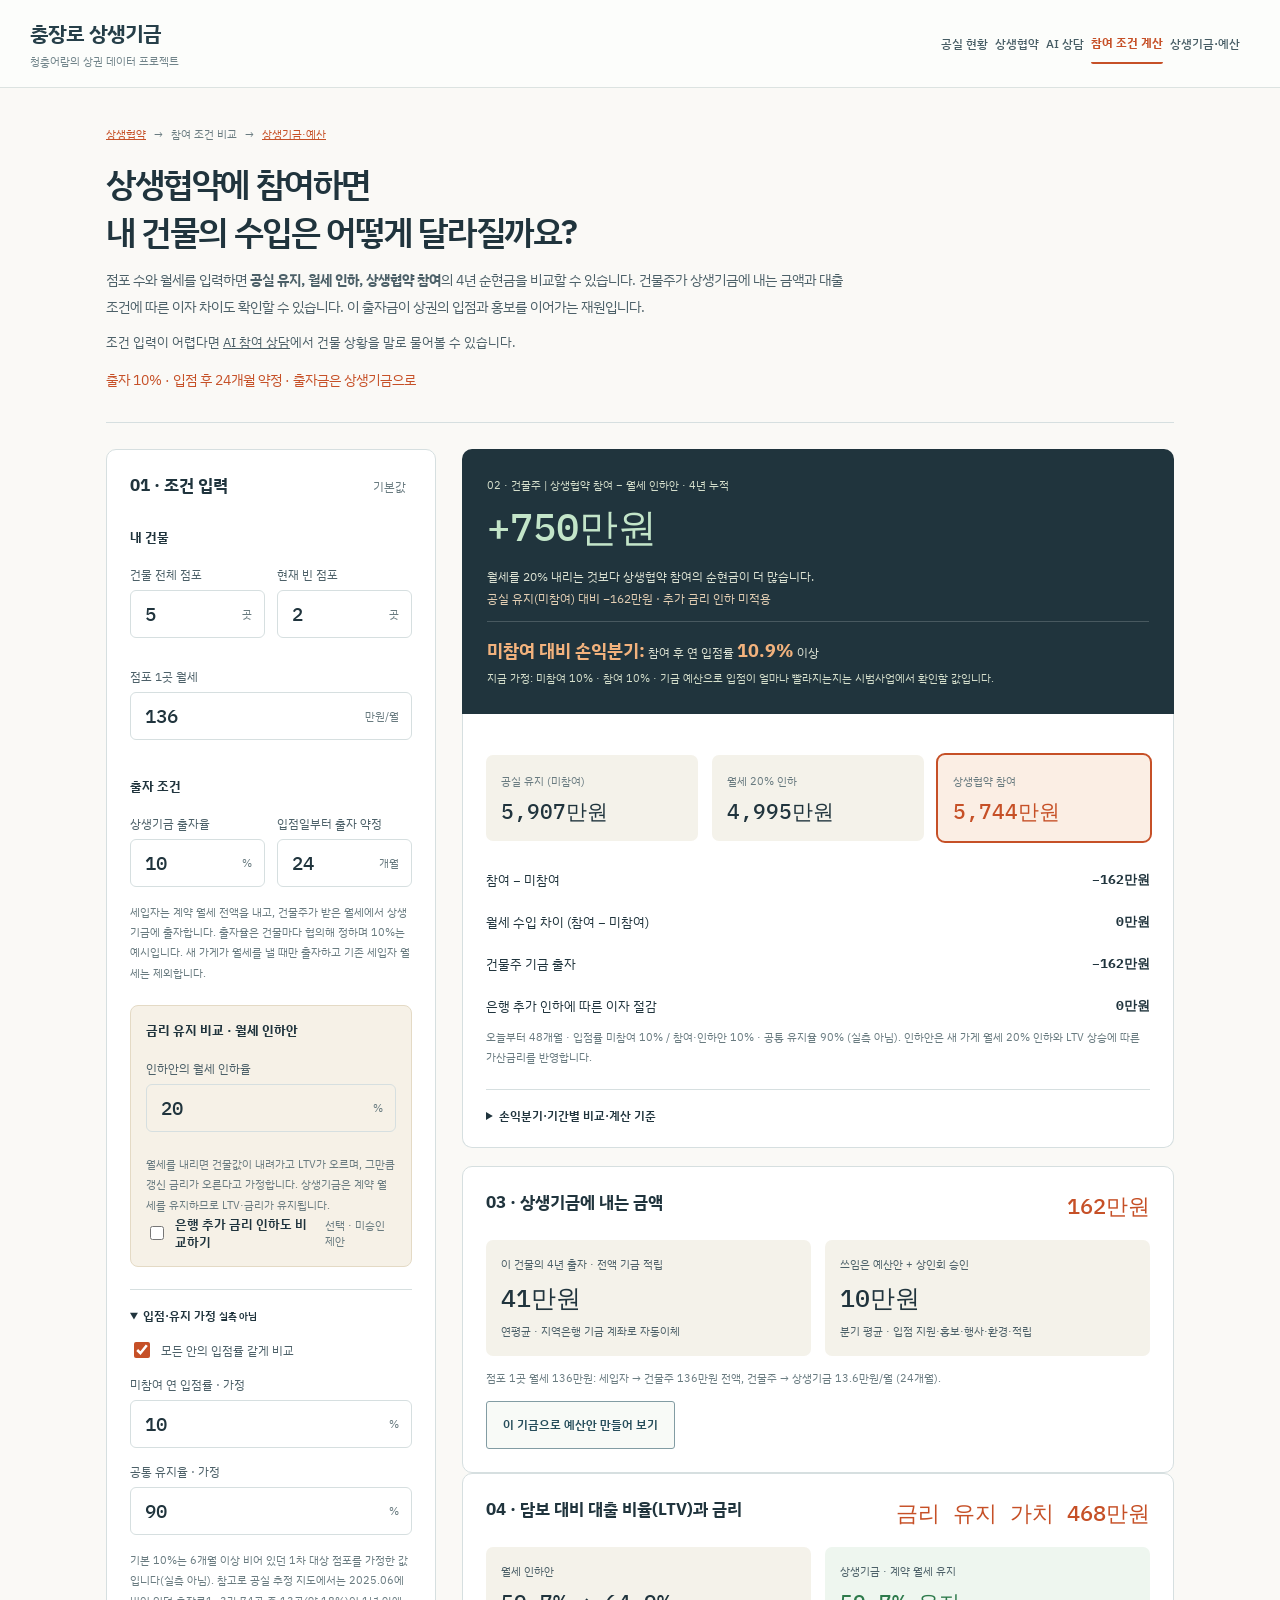
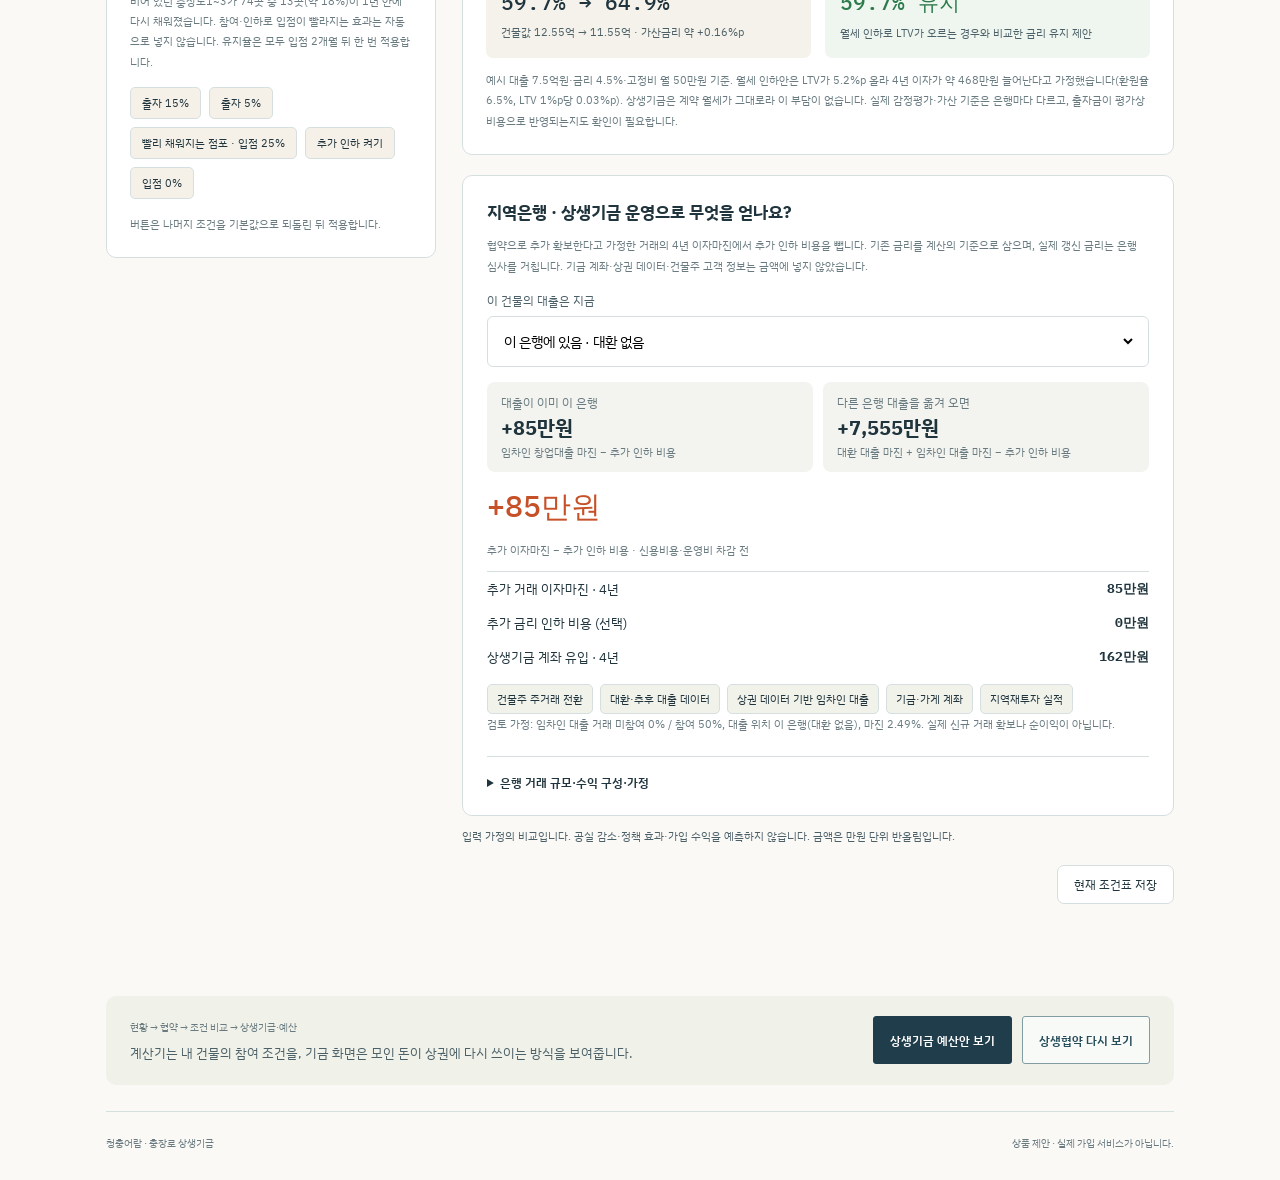
<file: 01_홈페이지/participation.html>
<!doctype html><html lang="ko"><head><meta charset="utf-8"><meta name="viewport" content="width=device-width,initial-scale=1"><title>참여 조건 계산 | 청충어람</title><link rel="stylesheet" href="https://fonts.googleapis.com/css2?family=IBM+Plex+Mono:wght@500&family=IBM+Plex+Sans+KR:wght@400;600;700&display=swap"><style>
:root{--bg:#faf9f6;--surface:#fff;--ink:#24312e;--ink2:#58635e;--muted:#77817b;--line:#e1e5df;--soft:#f3f4ef;--accent:#c65027;--f:"IBM Plex Sans KR","Malgun Gothic",sans-serif;--m:"IBM Plex Mono",monospace}
*{box-sizing:border-box}html{scroll-behavior:smooth;scroll-padding-top:20px}body{margin:0;background:var(--bg);color:var(--ink);font:14px var(--f)}button,input,a{-webkit-tap-highlight-color:transparent}button,input{font:inherit}button,a{touch-action:manipulation}button{cursor:pointer}button:focus-visible,a:focus-visible,input:focus-visible{outline:3px solid #c65027;outline-offset:4px}button{transition:background .2s,box-shadow .2s,transform .2s}button:hover{background:#f4f1e9}button:active{transform:translateY(1px)}[hidden]{display:none!important}a{color:inherit}p{line-height:1.85;margin:0;color:var(--ink2)}
.topbar{height:78px;display:flex;align-items:center;justify-content:space-between;padding:0 32px;background:#fff;border-bottom:1px solid var(--line);gap:20px}.brand{display:flex;align-items:center;gap:12px;text-decoration:none}.brand-mark{display:grid;grid-template-columns:repeat(2,9px);gap:4px;transform:rotate(-8deg)}.brand-mark i{width:9px;height:17px;background:var(--accent);border-radius:2px}.brand-mark i:nth-child(2){opacity:.45}.brand-mark i:nth-child(3){opacity:.7}.brand-title{font-size:19px;font-weight:700;letter-spacing:-.7px}.brand-sub{display:block;font-size:10px;letter-spacing:2px;color:var(--muted);margin-top:3px}.topnav{display:flex;align-items:center;gap:24px}.topnav a{text-decoration:none;color:var(--ink2);font-size:13px}.tag{font-size:11px;color:#9a4324;background:#fbf0e9;border:1px solid #f0d8c9;border-radius:20px;padding:6px 10px}
.mapwrap{position:relative;height:calc(100svh - 118px);min-height:540px;max-height:980px;isolation:isolate;overflow:hidden;background:#edf0e9}#map{position:absolute;inset:0}.mapwrap:fullscreen{height:100vh;max-height:none}.mapbar{position:absolute;z-index:10;top:22px;left:24px;right:24px;display:flex;gap:12px;align-items:flex-start;justify-content:space-between;pointer-events:none}.mapbar>*{pointer-events:auto}.scope{display:flex;background:#fff;border:1px solid #e1e5df;padding:5px;border-radius:12px;box-shadow:0 3px 16px #20352b12;gap:3px}.scope button{border:0;border-radius:8px;padding:10px 15px;background:transparent;color:var(--ink2);font-size:13px;font-weight:600}.scope button[aria-pressed=true]{background:var(--ink);color:#fff}.tools{display:flex;gap:8px}.tool{height:44px;background:#fff;border:1px solid var(--line);border-radius:10px;padding:0 14px;color:var(--ink);box-shadow:0 3px 16px #20352b10}.tool[aria-pressed=true]{background:#f9ece3;border-color:#c65027;color:#ab431e}.icon-tool{font-size:22px;width:44px;padding:0}.summary{position:absolute;z-index:5;left:26px;top:92px;background:#ffffffeb;border:1px solid #ffffff;border-radius:12px;padding:14px 18px;box-shadow:0 5px 25px #20352b0c;pointer-events:none;backdrop-filter:blur(12px)}.summary .eyebrow{font-size:10px;letter-spacing:1.3px;color:var(--muted);margin-bottom:6px}.summary b{font:600 27px var(--m);color:var(--accent)}.summary .count-label{font-size:12px;color:var(--ink2);margin:0 12px 0 4px}.summary small{display:block;font-size:11px;color:var(--muted);margin-top:5px}
.legend{position:absolute;z-index:10;left:24px;bottom:38px;width:248px;border:1px solid #e1e5df;border-radius:14px;background:#ffffffee;backdrop-filter:blur(14px);box-shadow:0 8px 32px #21352915;overflow:hidden;animation:rise .5s ease both}.legend-heading{padding:16px 17px 10px;display:flex;justify-content:space-between;align-items:center}.legend-heading b{font-size:14px}.legend-heading span{font-size:10px;color:var(--muted)}.legend-options{padding:0 8px 8px}.legend-row{width:100%;display:flex;align-items:center;gap:10px;text-align:left;background:transparent;border:1px solid transparent;padding:9px;border-radius:7px;color:var(--ink);font-size:12px}.legend-row[aria-pressed=true]{background:#f2f2ec;border-color:#e0e2d9}.legend-row em{font-style:normal;margin-left:auto;font:11px var(--m);color:var(--muted)}.dot{display:inline-block;width:10px;height:10px;border-radius:50%;flex-shrink:0;vertical-align:middle}.legend-foot{padding:11px 17px;border-top:1px solid var(--line);font-size:10px;color:var(--muted);line-height:1.7}.size-key{display:inline-flex;align-items:center;gap:4px;margin-right:8px;vertical-align:middle}.size-key i{display:inline-block;border:1px solid #8c9690;border-radius:50%;width:6px;height:6px}.size-key i:nth-child(2){width:10px;height:10px}.size-key i:nth-child(3){width:15px;height:15px}.filter-reset{border:0;background:none;color:var(--accent);font-size:11px;margin-left:auto}.zoom-controls{position:absolute;right:24px;bottom:38px;z-index:10;display:flex;flex-direction:column;gap:7px}.zoom-controls button{width:42px;height:42px;border:1px solid var(--line);border-radius:10px;background:#fff;font-size:23px;color:var(--ink);box-shadow:0 3px 15px #20352b12}.zoom-controls button:last-child{font-size:19px}.zoom-controls button:disabled{color:#c2c8c4;cursor:default}.map-caption{height:40px;background:#fff;display:flex;align-items:center;justify-content:space-between;padding:0 28px;border-bottom:1px solid var(--line);font-size:11px;color:var(--muted)}.map-caption a{text-decoration:none;color:var(--accent)}
.detail,.list-panel{position:absolute;right:24px;top:82px;z-index:15;width:340px;max-height:calc(100% - 165px);overflow:auto;background:#fff;border:1px solid var(--line);border-radius:14px;box-shadow:0 14px 55px #20352b26;padding:23px;animation:slide .25s ease both}.list-panel{padding:0}.list-header{position:sticky;top:0;background:#fff;padding:19px 18px 12px;z-index:1;border-bottom:1px solid var(--line)}.list-header h2{font-size:16px;margin:0 0 14px}.close{border:0;background:transparent;color:var(--muted);font-size:24px;position:absolute;right:12px;top:10px;padding:2px 8px;border-radius:6px}.list-header input{width:100%;border:1px solid var(--line);border-radius:8px;padding:10px;background:var(--bg);font-size:12px}.list{display:flex;flex-direction:column;padding:0 12px}.list button{display:flex;justify-content:space-between;align-items:center;gap:10px;text-align:left;border:0;border-bottom:1px solid #edf0eb;background:none;padding:14px 4px;color:var(--ink);font-size:12px}.list button:hover{background:#f7f7f2}.list .dot{margin-right:7px}.n{font:11px var(--m);white-space:nowrap;color:var(--muted)}.empty{padding:24px;text-align:center;font-size:12px;color:var(--muted)}.pop{position:relative}.pop .x{position:absolute;right:-12px;top:-16px;border:0;border-radius:6px;background:transparent;font-size:26px;color:var(--muted);padding:3px 8px}.pop h3{margin:0 20px 10px 0;font-size:18px;letter-spacing:-.5px}.pop .r{display:flex;justify-content:space-between;gap:16px;padding:11px 0;border-top:1px solid #edf0eb;line-height:1.7;font-size:12px}.pop .r span:last-child{white-space:nowrap;color:var(--muted)}.pop .r span:first-child{min-width:0;overflow-wrap:anywhere}.detail-label{display:block;color:var(--accent);letter-spacing:1.3px;font-size:10px;margin-bottom:12px}.mk{border-radius:50%;border:2px solid #fff;box-shadow:0 2px 7px #27382f40;cursor:pointer;transition:box-shadow .2s,filter .2s;animation:marker-in .45s cubic-bezier(.2,.8,.3,1) both}.mk:hover{filter:brightness(1.1);box-shadow:0 0 0 5px #ffffff70,0 3px 10px #27382f40}.mk.sel{box-shadow:0 0 0 3px #24312e,0 0 0 9px #ffffff90;animation:select-ring .65s ease}.mk:focus-visible{outline:3px solid #24312e;outline-offset:4px}
.about{max-width:1140px;padding:72px 36px 60px;margin:auto}.section-kicker{font:11px var(--m);letter-spacing:2px;color:var(--accent);margin-bottom:16px}.intro{display:grid;grid-template-columns:1fr 1.15fr;gap:64px;padding-bottom:48px;border-bottom:1px solid var(--line)}.intro h1{font-size:31px;line-height:1.45;letter-spacing:-1.3px;margin:0}.intro p{font-size:14px}.source-pill{display:inline-block;margin-top:16px;font-size:11px;color:var(--muted)}.method{display:grid;grid-template-columns:1fr 1fr;gap:64px;margin-top:42px}.method h2{font-size:18px;letter-spacing:-.5px;margin:0 0 18px}.timeline{display:flex;justify-content:space-between;position:relative;margin:26px 0}.timeline:before{content:"";height:1px;background:#d8dfd6;position:absolute;left:0;right:0;top:5px}.timeline div{position:relative;font:11px var(--m);color:var(--muted);background:var(--bg);padding-right:12px}.timeline i{display:block;width:10px;height:10px;background:#c4ccc1;border:2px solid var(--bg);outline:1px solid #c4ccc1;border-radius:50%;margin:0 0 14px}.timeline div:last-child{padding-right:0;color:var(--accent)}.timeline div:last-child i{background:var(--accent);outline-color:var(--accent)}.method p,.method li{font-size:12px;line-height:1.9;color:var(--ink2)}.method ol{padding-left:18px;margin:0;display:flex;flex-direction:column;gap:10px}.calibration{border-left:2px solid #dc9b79;background:#f6f0e8;padding:13px 15px;margin-top:22px}.footer{border-top:1px solid var(--line);padding-top:22px;margin-top:42px;display:flex;justify-content:space-between;font-size:10px;color:var(--muted)}.map-status{position:absolute;z-index:20;top:46%;left:50%;transform:translate(-50%,-50%);padding:18px 24px;border-radius:12px;box-shadow:0 5px 30px #20352b18;background:#fff;text-align:center;max-width:90%;line-height:1.8;font-size:13px}.map-status a{color:var(--accent)}
@keyframes rise{from{opacity:0;transform:translateY(12px)}to{opacity:1;transform:translateY(0)}}@keyframes slide{from{opacity:0;transform:translateX(14px)}to{opacity:1;transform:translateX(0)}}@keyframes marker-in{from{opacity:0;scale:.45}to{opacity:1;scale:1}}@keyframes select-ring{from{box-shadow:0 0 0 3px #24312e,0 0 0 18px #ffffff00}to{box-shadow:0 0 0 3px #24312e,0 0 0 9px #ffffff90}}
@media(min-width:1000px){.topbar{padding:0 36px}.mapbar{left:28px;right:28px}.legend{left:28px}}
@media(max-width:720px){.topbar{height:68px;padding:0 17px}.brand-title{font-size:16px}.brand-sub{font-size:8px}.topnav{gap:12px}.topnav .tag{display:none}.topnav a{font-size:11px}.mapwrap{height:calc(100svh - 102px);min-height:560px}.mapbar{left:12px;right:12px;top:14px;flex-wrap:wrap;gap:8px}.scope{width:100%;justify-content:center}.scope button{flex:1;padding:9px 5px;font-size:11px}.tools{margin-left:auto;gap:6px}.tool{height:37px;padding:0 10px;font-size:11px}.icon-tool{width:37px;padding:0;font-size:20px}.summary{left:14px;top:112px;padding:10px 13px}.summary b{font-size:23px}.summary .eyebrow{font-size:9px}.summary small{font-size:10px}.legend{left:12px;bottom:30px;width:210px}.legend-heading{padding:12px 13px 7px}.legend-heading b{font-size:12px}.legend-heading span{font-size:9px}.legend-options{padding:0 6px 5px}.legend-row{padding:7px;font-size:11px}.legend-foot{padding:8px 13px;font-size:9px}.zoom-controls{right:12px;bottom:30px}.detail,.list-panel{top:112px;right:12px;left:12px;width:auto;max-height:calc(100% - 145px)}.mapwrap:has(.detail:not([hidden])) .legend,.mapwrap:has(.list-panel:not([hidden])) .legend{visibility:hidden}.map-caption{height:34px;padding:0 14px;font-size:9px}.about{padding:44px 22px}.intro,.method{grid-template-columns:1fr;gap:24px}.intro{padding-bottom:30px}.intro h1{font-size:27px}.intro p{font-size:13px}.method{margin-top:30px}.footer{gap:15px;line-height:1.6}}
@media(prefers-reduced-motion:reduce){html{scroll-behavior:auto}*,*:before,*:after{animation:none!important;transition:none!important}}

html{scroll-padding-top:90px}.topbar{position:sticky;top:0;z-index:40;background:#fffefbf5;backdrop-filter:blur(16px)}.topnav a{transition:color .2s}.topnav a:hover{color:var(--accent)}.nav-soon{font-size:9px;color:#90988e;margin-left:4px}.home-hero{max-width:1250px;margin:auto;padding:65px 48px 52px;display:grid;grid-template-columns:1.5fr 1fr;gap:50px;align-items:center;min-height:420px}.hero-copy{animation:rise .7s ease both}.hero-kicker{display:flex;align-items:center;gap:9px;font:10px var(--m);letter-spacing:2px;color:var(--accent);margin-bottom:24px}.hero-kicker:before{content:'';width:22px;height:1px;background:var(--accent)}.hero-copy h1{font-size:clamp(32px,4vw,51px);font-weight:600;line-height:1.35;letter-spacing:-2px;margin:0 0 23px}.hero-copy h1 span{color:var(--accent)}.hero-copy>p{font-size:14px;line-height:1.9;max-width:500px}.hero-actions{display:flex;gap:12px;flex-wrap:wrap;margin-top:29px}.action{display:inline-flex;justify-content:center;align-items:center;gap:24px;padding:14px 20px;border-radius:8px;text-decoration:none;font-size:13px;font-weight:600;transition:transform .2s,background .2s}.action:hover{transform:translateY(-3px)}.action-primary{background:var(--ink);color:#fff}.action-primary:hover{background:#3c4c40}.action-secondary{border:1px solid #d8dcd3;background:transparent;color:var(--ink)}.hero-art{height:265px;position:relative;display:flex;align-items:center;justify-content:center;animation:rise .9s ease both}.city-grid{display:grid;grid-template-columns:repeat(5,40px);grid-template-rows:repeat(4,40px);gap:12px;transform:rotate(-15deg);position:relative}.city-grid:before{content:'';position:absolute;inset:-38px;border:1px solid #dce0d5;border-radius:8px}.city-grid:after{content:'';position:absolute;inset:-62px;border:1px solid #e9e9df;border-radius:8px}.city-grid i{background:#dce1d5;border:1px solid #cdd4c4;border-radius:3px;box-shadow:3px 4px 0 #c8cebf55}.city-grid i:nth-child(3n){background:#e9e9dd}.city-grid i:nth-child(4),.city-grid i:nth-child(12),.city-grid i:nth-child(18){background:#fff6e9;border:1.5px dashed #d78d65;box-shadow:none}.city-grid i:nth-child(8){background:#c65027;border-color:#c65027;box-shadow:4px 5px 0 #a9402220}.art-caption{position:absolute;bottom:-5px;right:20px;font-size:10px;letter-spacing:1px;color:#858b7d;background:var(--bg);padding:7px 10px}.section-head{padding:30px 32px 24px;display:flex;justify-content:space-between;align-items:end;gap:22px;max-width:1250px;margin:auto}.section-head h2{font-size:23px;letter-spacing:-.8px;margin:0 0 8px}.section-head p{font-size:12px}.section-head .section-kicker{font-size:10px;margin-bottom:10px}.data-date{white-space:nowrap;font-size:11px;color:var(--muted);border:1px solid var(--line);padding:8px 12px;border-radius:20px}.map-area{border-top:1px solid var(--line);background:#fff}.mapwrap{height:75svh;min-height:560px;max-height:820px;margin:0 20px;border:1px solid #dfe3dc;border-radius:14px}.mapwrap:fullscreen{margin:0;border-radius:0;max-height:none;height:100vh}.map-caption{border-bottom:0;margin:0 20px;padding:0 8px;height:46px}.next-section{max-width:1190px;margin:0 auto;padding:65px 32px 58px}.next-heading{display:flex;justify-content:space-between;align-items:end;gap:24px;margin-bottom:25px}.next-heading h2{font-size:27px;letter-spacing:-1px;margin:0}.next-heading p{font-size:12px}.feature-grid{display:grid;grid-template-columns:1fr 1fr;gap:20px}.feature-card{border:1px solid #dce1d5;border-radius:14px;padding:30px;background:#fffefb;position:relative;transition:transform .25s,box-shadow .25s;scroll-margin-top:110px}.feature-card:hover{transform:translateY(-4px);box-shadow:0 14px 35px #24312e08}.feature-card.simulation{background:#f0f2e9}.feature-top{display:flex;justify-content:space-between;align-items:center;margin-bottom:27px}.feature-number{font:11px var(--m);letter-spacing:1px;color:var(--muted)}.coming-badge{font-size:10px;color:#777f70;border:1px solid #d7ddcd;padding:5px 9px;border-radius:20px}.feature-card h3{font-size:22px;margin:0 0 12px;letter-spacing:-.7px}.feature-card p{font-size:13px;max-width:410px;min-height:50px}.feature-tags{display:flex;gap:7px;flex-wrap:wrap;margin:20px 0 26px}.feature-tags span{font-size:10px;color:#6e7868;background:#f0f2e9;border-radius:5px;padding:5px 8px}.simulation .feature-tags span{background:#e6eadc}.coming-button{display:flex;width:100%;border:0;border-top:1px solid #dfe4d6;padding:17px 0 0;align-items:center;justify-content:space-between;background:transparent;color:#838a7c;font-size:12px;cursor:default}.coming-button:hover{background:transparent}.feature-card:target{outline:2px solid #c6502760;outline-offset:4px}.about{border-top:1px solid var(--line);padding-top:42px}.about>.section-kicker,.about>.intro{display:none}.method{margin-top:0}.method-disclosure>summary{cursor:pointer;display:flex;justify-content:space-between;align-items:center;font-size:16px;font-weight:600;padding:0 0 18px;list-style:none}.method-disclosure>summary::-webkit-details-marker{display:none}.method-disclosure>summary:after{content:'자세히 보기 +';font-size:11px;font-weight:400;color:var(--muted)}.method-disclosure[open]>summary{margin-bottom:20px}.method-disclosure[open]>summary:after{content:'접기 −'}.footer{margin-top:20px}.hero-scroll{font:10px var(--m);letter-spacing:1.5px;color:var(--muted);margin-top:25px;display:block}
@media(min-width:1440px){.mapwrap{margin:0 36px}.map-caption{margin:0 36px}.home-hero{padding-top:75px;padding-bottom:65px}}
@media(max-width:720px){html{scroll-padding-top:115px}.topbar{height:auto;min-height:90px;flex-wrap:wrap;padding:14px 18px 11px;gap:14px}.brand-title{font-size:16px}.topnav{width:100%;justify-content:space-between;gap:8px}.topnav a{font-size:12px}.nav-soon{font-size:8px}.brand-sub{font-size:8px}.home-hero{display:block;padding:39px 24px 32px;min-height:0}.hero-art{display:none}.hero-kicker{font-size:9px;margin-bottom:19px}.hero-copy h1{font-size:34px;letter-spacing:-1.4px;margin-bottom:19px}.hero-copy>p{font-size:12px}.hero-actions{gap:9px;margin-top:23px}.action{font-size:12px;padding:12px 14px;gap:16px}.hero-scroll{margin-top:22px;font-size:9px}.section-head{padding:26px 20px 18px;align-items:start;flex-wrap:wrap;gap:10px}.section-head h2{font-size:21px}.section-head p{font-size:11px}.data-date{font-size:9px;padding:6px 9px}.mapwrap{margin:0 10px;min-height:580px;height:78svh;border-radius:10px}.map-caption{margin:0 10px;height:45px;font-size:9px;gap:12px}.next-section{padding:42px 20px}.next-heading{display:block}.next-heading h2{font-size:23px;margin-bottom:12px}.feature-grid{grid-template-columns:1fr;gap:14px}.feature-card{padding:24px;scroll-margin-top:125px}.feature-top{margin-bottom:20px}.feature-card h3{font-size:21px}.feature-card p{font-size:12px;min-height:0}.about{padding:30px 22px}.method-disclosure>summary{font-size:14px}}
@media(prefers-reduced-motion:reduce){html{scroll-behavior:auto}.hero-copy,.hero-art{animation:none}.feature-card,.action{transition:none}}


:root{--bg:#f8fafb;--ink:#17354b;--ink2:#50616d;--muted:#768590;--accent:#176b87;--line:#dce4e9;--soft:#edf3f6}
.topbar{height:88px;padding:0 max(28px,calc((100vw - 1220px)/2));background:#fff;border-bottom:1px solid var(--line);box-shadow:none;gap:35px}.brand-title{font-size:21px;letter-spacing:-.8px;color:#153c56}.brand-sub{font-family:var(--f);font-size:11px;font-weight:400;letter-spacing:0;color:#788b96;margin-top:6px}.topnav{gap:30px;height:100%}.topnav a,.topnav button{font:500 13px var(--f);color:#344f61;white-space:nowrap;background:none;border:0;text-decoration:none;padding:12px 0}.topnav button:hover,.topnav a:hover{color:#087d9d;background:none}.home-hero{max-width:none;min-height:440px;display:block;padding:68px max(28px,calc((100vw - 1140px)/2)) 61px;background:#143b54;color:#fff;position:relative;border-bottom:5px solid #3396a6}.hero-copy{max-width:1000px}.hero-kicker{color:#b8dce6;font:500 12px var(--f);letter-spacing:1px;margin-bottom:22px}.hero-kicker:before{display:none}.hero-copy h1{font-size:clamp(32px,3.9vw,49px);line-height:1.4;letter-spacing:-1.6px;margin-bottom:23px}.hero-copy h1 span{color:#fff}.hero-copy>p{max-width:790px;color:#d5e0e6;font-size:14px;line-height:1.9}.hero-actions{margin-top:29px;gap:12px}.action{border-radius:3px;padding:14px 21px;font:600 13px var(--f);min-height:48px}.action-primary{background:#fff;color:#173e56;border:1px solid #fff}.action-primary:hover{background:#e9f3f7}.action-secondary{background:transparent;border:1px solid #8aa8ba;color:#fff}.action-secondary:hover{background:#244f69}.hero-copy>.availability{font-size:11px;color:#a8c1d0;margin-top:14px}.section-head{padding-top:36px;padding-bottom:26px}.section-head h2{color:#173e56}.section-kicker{font-family:var(--f);font-size:11px;letter-spacing:1px;color:#37738c}.mapwrap{border-radius:3px}.scope button[aria-pressed=true]{background:#173e56}.summary b{color:#b7492c}.legend,.detail,.list-panel{border-radius:6px}.tool,.zoom-controls button{border-radius:4px}.icon-tool{font-size:11px;width:auto;padding:0 12px}.zoom-controls button:last-child{font-size:11px}.map-caption a{color:#176b87}.about{border-top:1px solid var(--line);padding-top:55px;padding-bottom:35px}.about>.section-kicker{display:block}.about>.intro{display:grid}.intro h2{font-size:29px;line-height:1.45;letter-spacing:-1px;margin:0}.method{margin-top:38px}.method h2{color:#173e56}.footer{margin-top:42px}.notice-dialog{border:1px solid var(--line);border-radius:8px;padding:30px;max-width:420px;width:calc(100% - 40px);color:var(--ink);box-shadow:0 20px 70px #0f293d33}.notice-dialog::backdrop{background:#102d3e66}.notice-dialog h2{font-size:21px;margin:0 0 14px}.notice-dialog p{font-size:13px;line-height:1.8}.notice-dialog button{display:block;margin:24px 0 0 auto;border:0;border-radius:3px;padding:10px 24px;background:#173e56;color:#fff;font:500 13px var(--f)}
@media(max-width:800px){html{scroll-padding-top:125px}.topbar{height:auto;min-height:110px;flex-direction:column;align-items:flex-start;gap:13px;padding:16px 20px 10px}.brand-title{font-size:18px}.brand-sub{font-size:10px}.topnav{width:100%;height:auto;gap:14px;justify-content:space-between}.topnav a,.topnav button{font-size:11px;padding:7px 0}.home-hero{min-height:0;padding:42px 24px 39px}.hero-copy h1{font-size:33px;letter-spacing:-1.2px}.hero-kicker{font-size:10px}.hero-copy>p{font-size:12px}.hero-copy>p br{display:none}.hero-actions{gap:9px}.action{font-size:11px;padding:12px 15px;min-height:43px}.hero-copy>.availability{font-size:10px}.intro h2{font-size:25px}.about{padding-top:36px}.about>.intro{grid-template-columns:1fr;gap:22px}.method{margin-top:30px}.icon-tool{font-size:10px;padding:0 9px}}

/* Restore the original warm homepage palette and illustration. */
:root{--bg:#faf9f6;--surface:#fff;--ink:#24312e;--ink2:#58635e;--muted:#77817b;--line:#e1e5df;--soft:#f3f4ef;--accent:#c65027}
.topbar{background:#fffefbf5}.brand-title{color:var(--ink)}.brand-sub{color:var(--muted)}.topnav a,.topnav button{color:var(--ink2)}.topnav button:hover,.topnav a:hover{color:var(--accent)}
.home-hero{max-width:1250px;margin:auto;padding:65px 48px 52px;display:grid;grid-template-columns:1.5fr 1fr;gap:50px;align-items:center;min-height:420px;background:var(--bg);color:var(--ink);border-bottom:0}.hero-copy{max-width:none}.hero-kicker{color:var(--accent);font-size:11px;letter-spacing:1px}.hero-kicker:before{display:block}.hero-copy h1{font-size:clamp(32px,3.6vw,46px);line-height:1.4;letter-spacing:-1.6px}.hero-copy h1 span{color:var(--accent)}.hero-copy>p{color:var(--ink2);font-size:13px;max-width:560px}.hero-copy>.availability{color:var(--muted);font-size:11px}.hero-art{display:flex}.hero-actions{gap:10px}.action{border-radius:8px;font-size:12px;padding:13px 16px}.action-primary{background:var(--ink);color:#fff;border-color:var(--ink)}.action-primary:hover{background:#3c4c40}.action-secondary{border-color:#d8dcd3;color:var(--ink);background:transparent}.action-secondary:hover{background:#eeeFE7}
.section-head{max-width:1180px;padding-left:0;padding-right:0;width:calc(100% - 96px)}.section-head h2,.method h2{color:var(--ink)}.section-kicker{color:var(--accent)}.mapwrap{width:calc(100% - 96px);max-width:1180px;margin:0 auto;border-radius:12px}.mapwrap:fullscreen{width:100%;max-width:none;margin:0;border-radius:0}.map-caption{width:calc(100% - 96px);max-width:1180px;margin:0 auto;padding-left:6px;padding-right:6px}.map-caption a{color:var(--accent)}.scope button[aria-pressed=true]{background:var(--ink)}.summary b{color:var(--accent)}.legend,.detail,.list-panel{border-radius:12px}.tool,.zoom-controls button{border-radius:9px}.notice-dialog button{background:var(--ink)}
@media(min-width:1440px){.home-hero{padding-top:75px;padding-bottom:65px}.mapwrap,.map-caption{margin-left:auto;margin-right:auto}}
@media(max-width:900px){.home-hero{grid-template-columns:1.6fr 1fr;gap:20px;padding-left:30px;padding-right:30px}.city-grid{grid-template-columns:repeat(5,30px);grid-template-rows:repeat(4,30px);gap:9px}.city-grid:after{inset:-40px}.city-grid:before{inset:-24px}.art-caption{right:0;font-size:9px}}
@media(max-width:720px){.home-hero{display:block;min-height:0;padding:39px 24px 32px}.hero-art{display:none}.hero-copy h1{font-size:32px}.hero-copy>p{font-size:12px}.hero-copy>.availability{font-size:10px}.action{font-size:11px;padding:12px 13px}.section-head{width:calc(100% - 40px);padding:26px 0 18px}.mapwrap{width:calc(100% - 32px);margin:0 auto;border-radius:10px}.map-caption{width:calc(100% - 32px);margin:0 auto;padding:0 3px}}
#fullscreen{width:44px;padding:0;display:inline-flex;align-items:center;justify-content:center}#reset-map{display:flex;align-items:center;justify-content:center}@media(max-width:720px){#fullscreen{width:37px}}
/* Content stays readable without JavaScript or when motion is reduced. */
.scroll-reveal{opacity:0;transform:translateY(24px);transition:opacity .7s ease var(--reveal-delay,0ms),transform .7s cubic-bezier(.22,.61,.36,1) var(--reveal-delay,0ms)}
.scroll-reveal.is-visible{opacity:1;transform:none}
@media(prefers-reduced-motion:reduce){.scroll-reveal{opacity:1;transform:none;transition:none}}
@media print{.scroll-reveal{opacity:1;transform:none;transition:none}}

/* Blocks exchange occupancy states while retaining the original grid. */
.city-grid i{transition:opacity 950ms ease,transform 950ms cubic-bezier(.22,.61,.36,1)}
.city-grid i[data-state="occupied"]{background:#dce1d5;border:1px solid #cdd4c4;box-shadow:3px 4px 0 #c8cebf55}
.city-grid i[data-state="soft"]{background:#e9e9dd;border:1px solid #cdd4c4;box-shadow:3px 4px 0 #c8cebf55}
.city-grid i[data-state="vacant"]{background:#fff6e9;border:1.5px dashed #d78d65;box-shadow:none}
.city-grid i[data-state="active"]{background:#c65027;border:1px solid #c65027;box-shadow:4px 5px 0 #a9402220}
.city-grid i.is-changing{opacity:0;transform:scale(.86)}
.home-hero{padding-top:100px;padding-bottom:100px;min-height:540px}
.section-head{padding-top:65px;padding-bottom:34px}
.map-caption{margin-bottom:90px}
.about{padding-top:75px;padding-bottom:70px}
.method{margin-top:55px;row-gap:36px}
@media(max-width:720px){.home-hero{padding-top:58px;padding-bottom:65px;min-height:0}.section-head{padding-top:44px;padding-bottom:26px}.map-caption{margin-bottom:58px}.about{padding-top:50px;padding-bottom:44px}.method{margin-top:36px}}
@media(prefers-reduced-motion:reduce){.city-grid i{transition:none}.city-grid i.is-changing{opacity:1;transform:none}}

/* Staggered introduction: a short entrance followed by a calm, readable resting state. */
@keyframes intro-arrive{from{opacity:0;transform:translateY(22px);filter:blur(3px)}to{opacity:1;transform:translateY(0);filter:blur(0)}}
@keyframes intro-accent{from{background-size:0% 100%}to{background-size:100% 100%}}
.hero-copy{animation:none}
.hero-copy>.hero-kicker,.hero-copy>h1,.hero-copy>p,.hero-copy>.hero-actions{animation:intro-arrive 1.05s cubic-bezier(.22,.61,.36,1) both}
.hero-copy>.hero-kicker{animation-delay:100ms}
.hero-copy>h1{animation-delay:280ms}
.hero-copy>p{animation-delay:540ms}
.hero-copy>.hero-actions{animation-delay:780ms}
.hero-copy>.availability{animation-delay:980ms}
.hero-copy h1 span{background-image:linear-gradient(transparent 88%,#c6502722 88%);background-repeat:no-repeat;background-size:0% 100%;animation:intro-accent 1.1s ease 1.1s forwards}
.hero-copy:focus-within>*{animation:none;opacity:1;transform:none;filter:none}
@media(prefers-reduced-motion:reduce){.hero-copy>.hero-kicker,.hero-copy>h1,.hero-copy>p,.hero-copy>.hero-actions,.hero-copy h1 span{animation:none;opacity:1;transform:none;filter:none}.hero-copy h1 span{background-size:100% 100%}}

/* The introduction fills the initial viewport; the map starts below the fold. */
.home-hero{box-sizing:border-box;min-height:calc(100svh - 88px);align-content:center}
@media(max-width:800px){.home-hero{min-height:calc(100svh - 110px)}}
@media(max-width:720px){.home-hero{display:flex;flex-direction:column;justify-content:center;align-items:stretch;min-height:calc(100svh - 110px);padding-top:64px;padding-bottom:72px}}

/* Reveal the map only as its section enters the viewport. */
.map-area.map-await .section-head,.map-area.map-await .mapwrap,.map-area.map-await .map-caption{opacity:0;transform:translateY(42px)}
.map-area.map-reveal .section-head,.map-area.map-reveal .mapwrap,.map-area.map-reveal .map-caption{transition:opacity 1.1s ease,transform 1.1s cubic-bezier(.22,.61,.36,1)}
.map-area.map-reveal .mapwrap{transition-delay:160ms}
.map-area.map-reveal .map-caption{transition-delay:300ms}
@media(prefers-reduced-motion:reduce){.map-area.map-await .section-head,.map-area.map-await .mapwrap,.map-area.map-await .map-caption{opacity:1;transform:none}.map-area.map-reveal .section-head,.map-area.map-reveal .mapwrap,.map-area.map-reveal .map-caption{transition:none}}
@media print{.map-area.map-await .section-head,.map-area.map-await .mapwrap,.map-area.map-await .map-caption{opacity:1;transform:none}}

/* Give the opening copy more breathing room within its full-screen section. */
.hero-copy>.hero-kicker{margin-bottom:30px}
.hero-copy h1{font-size:clamp(34px,3.7vw,49px);line-height:1.58;margin-bottom:30px}
.hero-copy>p{font-size:14px;line-height:2.15;max-width:580px}
.hero-copy>.hero-actions{margin-top:36px;row-gap:14px}
.hero-copy>.availability{font-size:11px;margin-top:20px;line-height:1.9}
.hero-art{height:320px}
.city-grid{grid-template-columns:repeat(5,46px);grid-template-rows:repeat(4,46px);gap:14px}
.art-caption{bottom:-3px}
/* A full-width, distinct reading section after the white map section. */
.map-area{padding-bottom:72px}
.map-caption{margin-bottom:0}
.about{max-width:none;width:100%;box-sizing:border-box;min-height:calc(100svh - 88px);margin:0;background:#f1f3ec;border-top:1px solid #d8dfd1;padding:96px max(36px,calc((100% - 1068px)/2)) 72px}
.about>.section-kicker{margin-bottom:26px}
.about .intro{padding-bottom:48px;border-bottom-color:#d8dfd1}
.about .intro h2{line-height:1.6}
.about .intro p{line-height:2.05}
.about .timeline div{background:#f1f3ec}
.about .timeline i{border-color:#f1f3ec}
@media(max-width:900px) and (min-width:721px){.city-grid{grid-template-columns:repeat(5,35px);grid-template-rows:repeat(4,35px);gap:11px}.hero-copy h1{font-size:35px}.hero-copy>p{font-size:13px}.hero-art{height:285px}}
@media(max-width:720px){.hero-copy>.hero-kicker{margin-bottom:26px}.hero-copy h1{font-size:32px;line-height:1.6;margin-bottom:26px}.hero-copy>p{font-size:13px;line-height:2.1}.hero-copy>.hero-actions{margin-top:30px;row-gap:12px}.hero-copy>.availability{font-size:10px;margin-top:18px}.map-area{padding-bottom:48px}.about{min-height:calc(100svh - 110px);padding:64px 24px 48px}.about .intro{padding-bottom:32px;gap:24px}.about>.section-kicker{margin-bottom:22px}}

/* Larger, clearer typography for the explanation section. */
.about>.section-kicker{font-size:13px;letter-spacing:1.3px}
.about .intro h2{font-size:34px;line-height:1.5}
.about .intro p{font-size:16px;line-height:2;color:#46534b}
.about .source-pill{font-size:13px;line-height:1.8;color:#5d6a61}
.about .method .section-kicker{font-size:12px;letter-spacing:1px}
.about .method h2{font-size:23px;line-height:1.5;margin-bottom:22px}
.about .method p,.about .method li{font-size:15px;line-height:2;color:#46534b}
.about .method ol{gap:16px;padding-left:22px}
.about .timeline div{font-size:12px}
.about .calibration{font-size:14px}
@media(max-width:720px){.about .intro h2{font-size:29px}.about .intro p{font-size:15px;line-height:1.95}.about .source-pill{font-size:12px}.about .method h2{font-size:21px}.about .method p,.about .method li{font-size:14px;line-height:1.95}.about .timeline div{font-size:11px}}

/* Clear visual hierarchy for the overview and interpretation notes. */
.about .explanation-overview{grid-template-columns:1fr 1.2fr;gap:52px;align-items:center;border-bottom:0;padding-bottom:32px}
.about .explanation-heading h2{font-size:35px;line-height:1.45;letter-spacing:-1.2px;margin:0 0 20px}
.explanation-heading h2 span{color:var(--accent)}
.about .explanation-heading p{font-size:15px;line-height:1.95;margin:0;color:#58635e}
.map-reading-cards{display:grid;gap:12px}
.map-reading-card{display:flex;align-items:center;gap:18px;padding:21px 22px;border:1px solid #e0e5d9;border-radius:12px;background:#fffefb}
.map-reading-card h3{font-size:16px;font-weight:700;margin:0 0 7px;letter-spacing:-.4px;color:var(--ink)}
.about .map-reading-card p{font-size:13px;line-height:1.7;margin:0;color:#627066}
.reading-symbol{width:50px;height:46px;flex:0 0 50px;display:flex;align-items:center;justify-content:center;gap:4px;background:#f0f3eb;border-radius:10px}
.reading-symbol i{display:block;width:10px;height:10px;border-radius:50%;background:#66785c}
.reading-circles i:nth-child(2){width:15px;height:15px}.reading-circles i:nth-child(3){width:20px;height:20px}
.reading-colors i{width:11px;height:11px;background:#a9b27b}.reading-colors i:nth-child(2){background:#d1a05c}.reading-colors i:nth-child(3){background:#c65027}
.reading-select{font-size:28px;color:var(--accent)}
.estimate-notice{display:flex;align-items:center;gap:20px;padding:20px 24px;background:#f8eee3;border:1px solid #ecd8c2;border-radius:10px}
.notice-label{font-size:12px;font-weight:700;color:#9d4c28;white-space:nowrap}
.about .estimate-notice p{font-size:13px;line-height:1.85;color:#715a47;margin:0}.estimate-notice strong{font-weight:700}
.about .method{margin-top:56px;column-gap:46px;align-items:start}
.about .reading-note-list{list-style:none;padding:0;margin:0;gap:10px}
.about .reading-note-list li{display:flex;align-items:flex-start;gap:13px;background:#fffefb;border:1px solid #e0e5d9;border-radius:10px;padding:17px 18px}
.note-number{font:600 11px var(--m);color:#a35c39;background:#f7ede3;padding:6px;border-radius:5px;flex-shrink:0;margin-top:1px}
.reading-note-list h3{font-size:14px;line-height:1.65;font-weight:700;color:var(--ink);margin:0 0 5px;letter-spacing:-.3px}
.about .reading-note-list p{font-size:12px;line-height:1.85;color:#657067;margin:0}
@media(max-width:720px){.about .explanation-overview{grid-template-columns:1fr;gap:27px;padding-bottom:24px}.about .explanation-heading h2{font-size:29px}.about .explanation-heading p{font-size:14px}.map-reading-card{padding:18px 16px;gap:14px}.map-reading-card h3{font-size:15px}.about .map-reading-card p{font-size:12px}.estimate-notice{align-items:flex-start;flex-direction:column;gap:8px;padding:18px}.about .method{margin-top:40px;row-gap:38px}.about .reading-note-list li{padding:17px 15px}.reading-note-list h3{font-size:14px}}

/* Cool, solid accents balance the warm paper background. */
:root{--ink:#20343d;--ink2:#4c6068;--muted:#697b80;--line:#d6dfe0;--navy:#203d4b;--teal:#236b73}
.topbar{background:#fcfdfbf7;border-bottom:1px solid #d5dfe0}
.brand-title{color:#203d4b}
.topnav{height:auto;gap:7px;background:#203d4b;padding:6px 9px;border:1px solid #203d4b;border-radius:3px}
.topnav a,.topnav button{color:#f2f6f5;font-size:12px;padding:10px 13px;border-radius:2px;transition:background .2s,color .2s}
.topnav a:hover,.topnav button:hover{background:#365967;color:#fff}
.topnav a:focus-visible,.topnav button:focus-visible{outline-color:#b9e0df;outline-offset:1px}
.hero-kicker{color:#236b73}
.hero-copy h1 span{color:#b1442d}
.action{border-radius:3px}
.action-primary{background:#203d4b;border-color:#203d4b;color:#fff}
.action-primary:hover{background:#2c5665;border-color:#2c5665}
.action-secondary{border-color:#829ca3;color:#264d5b;background:#f8faf7}
.action-secondary:hover{background:#e7efed}
/* Stronger illustration edges and occupancy colors, with the same state animation. */
.city-grid i[data-state="occupied"]{background:#81999d;border:1px solid #5c7b83;box-shadow:3px 4px 0 #294d5a24}
.city-grid i[data-state="soft"]{background:#b0c3c0;border:1px solid #789a9b;box-shadow:3px 4px 0 #294d5a1c}
.city-grid i[data-state="vacant"]{background:#fff4e9;border:2px dashed #b94c32;box-shadow:none}
.city-grid i[data-state="active"]{background:#b8422b;border:1px solid #943721;box-shadow:4px 5px 0 #9437212b}
.city-grid:before{border-color:#b1c3c3}.city-grid:after{border-color:#d1ddda}
.art-caption{color:#526c73}
.scope{border-radius:5px;border-color:#cbd8d9}.scope button{border-radius:3px}
.scope button[aria-pressed=true]{background:#203d4b}
.tool,.zoom-controls button{border-radius:4px;border-color:#c9d6d9;color:#264956}
.tool[aria-pressed=true]{background:#e5eeee;border-color:#356a76;color:#204f60}
.legend,.detail,.list-panel{border-radius:6px}.legend-row{border-radius:3px}
.legend-row[aria-pressed=true]{background:#edf3f1;border-color:#cddbd8}
.list-header input{border-radius:3px}.notice-dialog,.notice-dialog button{border-radius:4px}
.about{background:#eef2ef;border-top-color:#c6d4d3}
.about .timeline div{background:#eef2ef}.about .timeline i{border-color:#eef2ef}
.about .explanation-heading h2 span{color:#236b73}
.map-reading-card{border-radius:5px;border-color:#cbd9d9;background:#fdfefd}
.map-reading-card h3{color:#203d4b}
.reading-symbol{background:#dce9e8;border:1px solid #afc9ca;border-radius:4px}
.reading-symbol i{background:#285c6d}
.reading-circles i{background:#285c6d;border:1px solid #1b4859}
.reading-colors i:first-child{background:#718b5c}.reading-colors i:nth-child(2){background:#b17a32}.reading-colors i:nth-child(3){background:#ae402b}
.reading-select{color:#1e5a6d;font-weight:700}
.estimate-notice{border-radius:4px;background:#e2ecec;border:1px solid #b5ccce;border-left:4px solid #2d6570}
.notice-label{color:#245765}.about .estimate-notice p{color:#405e68}
.about .reading-note-list li{border-radius:5px;border-color:#cedbd8;background:#fdfefd}
.note-number{color:#fff;background:#335968;border-radius:2px;padding:6px 7px}
.reading-note-list h3{color:#203d4b}
.about .footer{border-top:1px solid #cbd8d5;padding-top:25px;color:#60777d}
@media(max-width:1050px) and (min-width:801px){.topbar{gap:18px;padding-left:24px;padding-right:24px}.topnav{gap:2px;padding:5px}.topnav a,.topnav button{font-size:11px;padding:10px}}
@media(max-width:800px){.topnav{padding:5px;gap:2px;justify-content:space-between}.topnav a,.topnav button{font-size:10px;padding:10px 7px}.brand-title{color:#203d4b}}

/* A continuous dark navigation bar, including the brand. */
.topbar{background:#203d4bf7;border-bottom:1px solid #385766;box-shadow:0 3px 14px #142d3812}
.brand-title{color:#f2f6f4}.brand-sub{color:#bacdd0}
.topnav{background:transparent;border-color:transparent}
.topnav a,.topnav button{color:#e4efed}
.topnav a:hover,.topnav button:hover{background:#3b5c6a;color:#fff}
.brand:focus-visible{outline-color:#b9e0df}
/* Smooth enamel faces and raised edges; individual blocks lift toward the pointer. */
.city-grid{perspective:850px}
.city-grid:before,.city-grid:after{pointer-events:none}
.city-grid i{position:relative;isolation:isolate;border-radius:5px;cursor:pointer;transform-origin:center;transition:opacity 950ms ease,transform 430ms cubic-bezier(.2,.75,.25,1),box-shadow 430ms ease,filter 430ms ease}
.city-grid i:before{content:'';position:absolute;inset:1px;border-radius:3px;pointer-events:none;background:linear-gradient(135deg,#ffffff85 0%,#ffffff20 37%,transparent 57%,#183f5114 100%);box-shadow:inset 0 1px 0 #ffffff85,inset 0 -1px 0 #173b4826}
.city-grid i:after{content:'';position:absolute;inset:0;border-radius:inherit;pointer-events:none;opacity:0;background:linear-gradient(115deg,transparent 15%,#ffffff70 48%,transparent 80%);background-size:220% 100%;background-position:150% 0;transition:opacity .35s ease,background-position .7s ease}
.city-grid i[data-state="occupied"]{background:linear-gradient(145deg,#a8c0c3,#78989f 65%,#668991);border:1px solid #5c7b83;box-shadow:2px 3px 0 #456772,4px 6px 0 #456772,6px 10px 13px #24465422}
.city-grid i[data-state="soft"]{background:linear-gradient(145deg,#d1ded8,#a4c0bb 65%,#8eadab);border:1px solid #789a9b;box-shadow:2px 3px 0 #729591,4px 6px 0 #729591,6px 10px 13px #2446541a}
.city-grid i[data-state="active"]{background:linear-gradient(145deg,#dc7955,#bf4a30 60%,#a53725);border:1px solid #943721;box-shadow:2px 3px 0 #873725,4px 6px 0 #873725,6px 10px 13px #762d2725}
.city-grid i[data-state="vacant"]{background:linear-gradient(145deg,#fffaf2,#f3e7d6);border:2px dashed #b94c32;box-shadow:inset 0 1px 3px #a16a3620,2px 3px 0 #d8c4af,4px 6px 9px #674a3120}
.city-grid i[data-state="vacant"]:before{opacity:.45}
@media(hover:hover) and (pointer:fine){
.city-grid i:not(.is-changing):hover{z-index:3;transform:translateY(-9px) translateZ(32px) scale(1.09);filter:brightness(1.07);box-shadow:2px 4px 0 #365865,5px 9px 0 #365865,10px 20px 22px #203d4b40}
.city-grid i[data-state="active"]:not(.is-changing):hover{box-shadow:2px 4px 0 #873725,5px 9px 0 #873725,10px 20px 22px #762d2740}
.city-grid i[data-state="vacant"]:not(.is-changing):hover{box-shadow:2px 4px 0 #c8b197,5px 9px 0 #c8b197,10px 20px 22px #674a3130}
.city-grid i:not(.is-changing):hover:after{opacity:1;background-position:-30% 0}
}
.city-grid i.is-changing{opacity:0;transform:scale(.86);pointer-events:none;transition-duration:950ms}
@media(prefers-reduced-motion:reduce){.city-grid i,.city-grid i:after{transition:none}.city-grid i:not(.is-changing):hover{transform:none}.city-grid i.is-changing{opacity:1;transform:none}}

/* Quiet navigation and softly raised architectural tiles. */
.topbar{background:#fcfdfbf5;border-bottom:1px solid #dce3e1;box-shadow:none}
.brand-title{color:#263f49}.brand-sub{color:#71848a}
.topnav{background:transparent;border-color:transparent}
.topnav a,.topnav button{color:#465c64}
.topnav a:hover,.topnav button:hover{background:#edf2ef;color:#244d5c}
.brand:focus-visible,.topnav a:focus-visible,.topnav button:focus-visible{outline-color:#477d87}
.city-grid i{border-radius:4px;transition:opacity 950ms ease,transform 450ms cubic-bezier(.22,.61,.36,1),box-shadow 450ms ease,filter 450ms ease}
.city-grid i:before{inset:0;border-radius:inherit;background:linear-gradient(145deg,#ffffff35,transparent 60%);box-shadow:inset 0 1px 0 #ffffff70,inset 0 -1px 0 #294b5710}
.city-grid i:after{background:linear-gradient(115deg,transparent 20%,#ffffff28 50%,transparent 80%)}
.city-grid i[data-state="occupied"]{background:linear-gradient(145deg,#a7babb,#91aaae);border:1px solid #7f9a9f;box-shadow:0 2px 2px #3859631a,0 5px 9px #38596317}
.city-grid i[data-state="soft"]{background:linear-gradient(145deg,#cfdbd5,#b8cdc7);border:1px solid #a1b9b4;box-shadow:0 2px 2px #38596312,0 5px 9px #38596312}
.city-grid i[data-state="active"]{background:linear-gradient(145deg,#ce6b4b,#bb5339);border:1px solid #af4b34;box-shadow:0 2px 2px #8a43301c,0 5px 10px #8a43301c}
.city-grid i[data-state="vacant"]{background:linear-gradient(145deg,#fffaf3,#f6eee2);border:1.5px dashed #be7759;box-shadow:0 2px 5px #88674410}
/* Thin, softly elevated outer frames with a restrained top-edge highlight. */
.city-grid:before,.city-grid:after{box-sizing:border-box;border-radius:10px;background:transparent;pointer-events:none;z-index:-1}
.city-grid:before{border:1px solid #bccdca;box-shadow:inset 0 1px 0 #ffffffc0,0 2px 3px #36555e0c,0 9px 20px -12px #36555e3d}
.city-grid:after{border:1px solid #d8e2dd;box-shadow:inset 0 1px 0 #ffffffb0,0 2px 4px #36555e08,0 13px 26px -18px #36555e36}
@media(hover:hover) and (pointer:fine){
.city-grid i:not(.is-changing):hover{z-index:3;transform:translateY(-5px) translateZ(12px) scale(1.045);filter:brightness(1.025);box-shadow:0 3px 5px #36555e17,0 12px 17px -5px #36555e38}
.city-grid i[data-state="active"]:not(.is-changing):hover{box-shadow:0 3px 5px #8a43301a,0 12px 17px -5px #8a433033}
.city-grid i[data-state="vacant"]:not(.is-changing):hover{box-shadow:0 3px 5px #88674412,0 12px 17px -5px #88674426}
.city-grid i:not(.is-changing):hover:after{opacity:.65}
}
.city-grid i.is-changing{opacity:0;transform:scale(.92);transition-duration:950ms}
@media(prefers-reduced-motion:reduce){.city-grid i,.city-grid i:after{transition:none}.city-grid i:not(.is-changing):hover,.city-grid i.is-changing{transform:none}.city-grid i.is-changing{opacity:1}}

/* Caption belongs to the illustration, without a floating label background. */
.art-caption{position:absolute;bottom:-24px;left:50%;right:auto;transform:translateX(-50%);width:max-content;max-width:100%;padding:0;background:none;border:0;box-shadow:none;color:#71817f;font-size:10px;font-weight:400;letter-spacing:.3px;line-height:1.8;text-align:center}
.art-caption:before,.art-caption:after{content:none}
/* Retain the slower, item-by-item explanation entrance. */
#about .scroll-reveal{opacity:0;transform:translateY(32px);transition:opacity 1.45s ease var(--reveal-delay,0ms),transform 1.45s cubic-bezier(.22,.61,.36,1) var(--reveal-delay,0ms)}
#about .scroll-reveal.is-visible{opacity:1;transform:none}
@media(hover:hover) and (pointer:fine){#about .map-reading-card.is-visible:hover,#about .reading-note-list li.is-visible:hover{transform:translateY(-4px);border-color:#8faead;box-shadow:0 9px 22px -12px #294b5745;transition:transform .45s ease,border-color .4s ease,box-shadow .45s ease}}
@media(prefers-reduced-motion:reduce){#about .scroll-reveal{opacity:1;transform:none;transition:none}#about .map-reading-card.is-visible:hover,#about .reading-note-list li.is-visible:hover{transform:none}}
@media print{#about .scroll-reveal{opacity:1;transform:none}}

/* Restore the supplied reference's explanation styling only. */
#about{--bg:#faf9f6;--ink:#24312e;--ink2:#58635e;--muted:#77817b;--line:#e1e5df;--accent:#c65027}
#about{max-width:1140px;padding:72px 36px 60px;margin:auto}
#about .section-kicker{font:11px var(--m);letter-spacing:2px;color:var(--accent);margin-bottom:16px}
#about .intro{display:grid;grid-template-columns:1fr 1.15fr;gap:64px;padding-bottom:48px;border-bottom:1px solid var(--line)}
#about .intro h1{font-size:31px;line-height:1.45;letter-spacing:-1.3px;margin:0}
#about .intro p{font-size:14px}
#about .source-pill{display:inline-block;margin-top:16px;font-size:11px;color:var(--muted)}
#about .method{display:grid;grid-template-columns:1fr 1fr;gap:64px;margin-top:42px}
#about .method h2{font-size:18px;letter-spacing:-.5px;margin:0 0 18px}
#about .timeline{display:flex;justify-content:space-between;position:relative;margin:26px 0}
#about .timeline:before{content:"";height:1px;background:#d8dfd6;position:absolute;left:0;right:0;top:5px}
#about .timeline div{position:relative;font:11px var(--m);color:var(--muted);background:var(--bg);padding-right:12px}
#about .timeline i{display:block;width:10px;height:10px;background:#c4ccc1;border:2px solid var(--bg);outline:1px solid #c4ccc1;border-radius:50%;margin:0 0 14px}
#about .timeline div:last-child{padding-right:0;color:var(--accent)}
#about .timeline div:last-child i{background:var(--accent);outline-color:var(--accent)}
#about .method p,#about .method li{font-size:12px;line-height:1.9;color:var(--ink2)}
#about .method ol{padding-left:18px;margin:0;display:flex;flex-direction:column;gap:10px}
#about .calibration{border-left:2px solid #dc9b79;background:#f6f0e8;padding:13px 15px;margin-top:22px}
#about .footer{border-top:1px solid var(--line);padding-top:22px;margin-top:42px;display:flex;justify-content:space-between;font-size:10px;color:var(--muted)}
@media(max-width:720px){#about{padding:44px 22px}
#about .intro,#about .method{grid-template-columns:1fr;gap:24px}
#about .intro{padding-bottom:30px}
#about .intro h1{font-size:27px}
#about .intro p{font-size:13px}
#about .method{margin-top:30px}
#about .footer{gap:15px;line-height:1.6}}
#about .section-head .section-kicker{font-size:10px;margin-bottom:10px}
#about{border-top:1px solid var(--line);padding-top:42px}
#about>.section-kicker,#about>.intro{display:none}
#about .method{margin-top:0}
#about .method-disclosure>summary{cursor:pointer;display:flex;justify-content:space-between;align-items:center;font-size:16px;font-weight:600;padding:0 0 18px;list-style:none}
#about .method-disclosure>summary::-webkit-details-marker{display:none}
#about .method-disclosure>summary:after{content:'자세히 보기 +';font-size:11px;font-weight:400;color:var(--muted)}
#about .method-disclosure[open]>summary{margin-bottom:20px}
#about .method-disclosure[open]>summary:after{content:'접기 −'}
#about .footer{margin-top:20px}
@media(max-width:720px){#about{padding:30px 22px}
#about .method-disclosure>summary{font-size:14px}}
#about .section-kicker{font-family:var(--f);font-size:11px;letter-spacing:1px;color:#37738c}
#about{border-top:1px solid var(--line);padding-top:55px;padding-bottom:35px}
#about>.section-kicker{display:block}
#about>.intro{display:grid}
#about .intro h2{font-size:29px;line-height:1.45;letter-spacing:-1px;margin:0}
#about .method{margin-top:38px}
#about .method h2{color:#173e56}
#about .footer{margin-top:42px}
@media(max-width:800px){#about .intro h2{font-size:25px}
#about{padding-top:36px}
#about>.intro{grid-template-columns:1fr;gap:22px}
#about .method{margin-top:30px}}
#about .method h2{color:var(--ink)}
#about .section-kicker{color:var(--accent)}
#about{padding-top:75px;padding-bottom:70px}
#about .method{margin-top:55px;row-gap:36px}
@media(max-width:720px){#about{padding-top:50px;padding-bottom:44px}
#about .method{margin-top:36px}}
#about{max-width:none;width:100%;box-sizing:border-box;min-height:calc(100svh - 88px);margin:0;background:#f1f3ec;border-top:1px solid #d8dfd1;padding:96px max(36px,calc((100% - 1068px)/2)) 72px}
#about>.section-kicker{margin-bottom:26px}
#about .intro{padding-bottom:48px;border-bottom-color:#d8dfd1}
#about .intro h2{line-height:1.6}
#about .intro p{line-height:2.05}
#about .timeline div{background:#f1f3ec}
#about .timeline i{border-color:#f1f3ec}
@media(max-width:720px){#about{min-height:calc(100svh - 110px);padding:64px 24px 48px}
#about .intro{padding-bottom:32px;gap:24px}
#about>.section-kicker{margin-bottom:22px}}
#about>.section-kicker{font-size:13px;letter-spacing:1.3px}
#about .intro h2{font-size:34px;line-height:1.5}
#about .intro p{font-size:16px;line-height:2;color:#46534b}
#about .source-pill{font-size:13px;line-height:1.8;color:#5d6a61}
#about .method .section-kicker{font-size:12px;letter-spacing:1px}
#about .method h2{font-size:23px;line-height:1.5;margin-bottom:22px}
#about .method p,#about .method li{font-size:15px;line-height:2;color:#46534b}
#about .method ol{gap:16px;padding-left:22px}
#about .timeline div{font-size:12px}
#about .calibration{font-size:14px}
@media(max-width:720px){#about .intro h2{font-size:29px}
#about .intro p{font-size:15px;line-height:1.95}
#about .source-pill{font-size:12px}
#about .method h2{font-size:21px}
#about .method p,#about .method li{font-size:14px;line-height:1.95}
#about .timeline div{font-size:11px}}
#about .explanation-overview{grid-template-columns:1fr 1.2fr;gap:52px;align-items:center;border-bottom:0;padding-bottom:32px}
#about .explanation-heading h2{font-size:35px;line-height:1.45;letter-spacing:-1.2px;margin:0 0 20px}
#about .explanation-heading p{font-size:15px;line-height:1.95;margin:0;color:#58635e}
#about .map-reading-cards{display:grid;gap:12px}
#about .map-reading-card{display:flex;align-items:center;gap:18px;padding:21px 22px;border:1px solid #e0e5d9;border-radius:12px;background:#fffefb}
#about .map-reading-card h3{font-size:16px;font-weight:700;margin:0 0 7px;letter-spacing:-.4px;color:var(--ink)}
#about .map-reading-card p{font-size:13px;line-height:1.7;margin:0;color:#627066}
#about .reading-symbol{width:50px;height:46px;flex:0 0 50px;display:flex;align-items:center;justify-content:center;gap:4px;background:#f0f3eb;border-radius:10px}
#about .reading-symbol i{display:block;width:10px;height:10px;border-radius:50%;background:#66785c}
#about .reading-circles i:nth-child(2){width:15px;height:15px}
#about .reading-circles i:nth-child(3){width:20px;height:20px}
#about .reading-colors i{width:11px;height:11px;background:#a9b27b}
#about .reading-colors i:nth-child(2){background:#d1a05c}
#about .reading-colors i:nth-child(3){background:#c65027}
#about .reading-select{font-size:28px;color:var(--accent)}
#about .estimate-notice{display:flex;align-items:center;gap:20px;padding:20px 24px;background:#f8eee3;border:1px solid #ecd8c2;border-radius:10px}
#about .notice-label{font-size:12px;font-weight:700;color:#9d4c28;white-space:nowrap}
#about .estimate-notice p{font-size:13px;line-height:1.85;color:#715a47;margin:0}
#about .estimate-notice strong{font-weight:700}
#about .method{margin-top:56px;column-gap:46px;align-items:start}
#about .reading-note-list{list-style:none;padding:0;margin:0;gap:10px}
#about .reading-note-list li{display:flex;align-items:flex-start;gap:13px;background:#fffefb;border:1px solid #e0e5d9;border-radius:10px;padding:17px 18px}
#about .note-number{font:600 11px var(--m);color:#a35c39;background:#f7ede3;padding:6px;border-radius:5px;flex-shrink:0;margin-top:1px}
#about .reading-note-list h3{font-size:14px;line-height:1.65;font-weight:700;color:var(--ink);margin:0 0 5px;letter-spacing:-.3px}
#about .reading-note-list p{font-size:12px;line-height:1.85;color:#657067;margin:0}
@media(max-width:720px){#about .explanation-overview{grid-template-columns:1fr;gap:27px;padding-bottom:24px}
#about .explanation-heading h2{font-size:29px}
#about .explanation-heading p{font-size:14px}
#about .map-reading-card{padding:18px 16px;gap:14px}
#about .map-reading-card h3{font-size:15px}
#about .map-reading-card p{font-size:12px}
#about .estimate-notice{align-items:flex-start;flex-direction:column;gap:8px;padding:18px}
#about .method{margin-top:40px;row-gap:38px}
#about .reading-note-list li{padding:17px 15px}
#about .reading-note-list h3{font-size:14px}}
/* Square-cut blocks and an integrated illustration footnote. */
.city-grid i{border-radius:1px}
.city-grid i:before,.city-grid i:after{border-radius:0}
.city-grid:before,.city-grid:after{border-radius:3px}
.art-caption{position:absolute;bottom:-42px;left:50%;right:auto;transform:translateX(-50%);width:250px;max-width:100%;padding:14px 0 0;background:transparent;border:0;border-top:1px solid #cbd6d1;box-shadow:none;color:#536d72;font-size:11px;font-weight:400;letter-spacing:.4px;line-height:1.8;text-align:center}
.art-caption:before{content:'';position:absolute;top:-3px;left:calc(50% - 2px);width:4px;height:4px;background:#799694;transform:rotate(45deg)}
.art-caption:after{content:none}
@media(max-width:900px) and (min-width:721px){.art-caption{width:205px;font-size:10px}}
/* Keep the requested slower reveal without changing reference colors. */
#about .scroll-reveal{opacity:0;transform:translateY(32px);transition:opacity 1.45s ease var(--reveal-delay,0ms),transform 1.45s cubic-bezier(.22,.61,.36,1) var(--reveal-delay,0ms)}
#about .scroll-reveal.is-visible{opacity:1;transform:none}
@media(prefers-reduced-motion:reduce){#about .scroll-reveal{opacity:1;transform:none;transition:none}}
@media print{#about .scroll-reveal{opacity:1;transform:none}}

/* Exact reference heading accent. */
#about .explanation-heading h2 span{color:#c65027}
/* A quiet, interactive relief map: thin tiles on a softly raised base. */
.hero-art{perspective:1100px}
.city-grid{--tilt-x:8deg;--tilt-y:-5deg;transform:rotateX(var(--tilt-x)) rotateY(var(--tilt-y)) rotateZ(-12deg);transform-style:preserve-3d;perspective:none;transition:transform 650ms cubic-bezier(.22,.61,.36,1);isolation:isolate}
.city-grid:before{inset:-25px;border-radius:4px;border:1px solid #ccd7d0;background:linear-gradient(145deg,#fefefb,#e9eee7);box-shadow:inset 0 1px 0 #fff,0 2px 0 #c2cfc5,0 12px 22px -10px #364d4430;transform:translateZ(-5px);z-index:-1;pointer-events:none}
.city-grid:after{inset:-43px;border:1px solid #dce3db;border-radius:4px;background:transparent;box-shadow:0 14px 26px -19px #344d4330;transform:translateZ(-9px);z-index:-2;pointer-events:none}
.city-grid i{border-radius:2px;cursor:default;transform:translateZ(0);transition:opacity 950ms ease,transform 420ms cubic-bezier(.22,.61,.36,1),box-shadow 420ms ease,filter 420ms ease}
.city-grid i:before{inset:0;border-radius:1px;background:linear-gradient(145deg,#ffffff42,transparent 60%);box-shadow:inset 0 1px 0 #ffffffa0;pointer-events:none}
.city-grid i:after{content:none}
.city-grid i[data-state="occupied"]{background:linear-gradient(145deg,#a6b9b6,#8da7a4);border:1px solid #819d98;box-shadow:0 2px 0 #748e88,0 5px 8px -3px #314d4430}
.city-grid i[data-state="soft"]{background:linear-gradient(145deg,#d7e0d1,#becfba);border:1px solid #aebfa8;box-shadow:0 2px 0 #a3b69f,0 5px 8px -3px #314d4420}
.city-grid i[data-state="active"]{background:linear-gradient(145deg,#d57853,#c45a37);border:1px solid #b14e2e;box-shadow:0 2px 0 #a4492d,0 5px 9px -3px #833d2a35}
.city-grid i[data-state="vacant"]{background:linear-gradient(145deg,#fffaf0,#f5ebd9);border:1.5px dashed #c37c55;box-shadow:inset 0 1px 2px #805e2510,0 1px 0 #ddcdb4,0 3px 6px -3px #805e251a}
@media(hover:hover) and (pointer:fine){
.city-grid i:not(.is-changing):hover{transform:translateY(-5px) translateZ(18px);filter:brightness(1.04);box-shadow:0 2px 0 #748e8890,0 13px 18px -5px #314d4440}
.city-grid i[data-state="active"]:not(.is-changing):hover{box-shadow:0 2px 0 #a4492d90,0 13px 18px -5px #833d2a40}
.city-grid i[data-state="vacant"]:not(.is-changing):hover{box-shadow:0 1px 0 #ddcdb4,0 13px 18px -5px #805e252b}
}
.city-grid i.is-changing{transform:translateZ(-2px) scale(.94);opacity:0;pointer-events:none;transition-duration:950ms}
@media(max-width:900px) and (min-width:721px){.city-grid:before{inset:-21px}.city-grid:after{inset:-35px}}
@media(prefers-reduced-motion:reduce){.city-grid{transform:rotateZ(-12deg);transition:none}.city-grid i{transition:none}.city-grid i:not(.is-changing):hover,.city-grid i.is-changing{transform:none}.city-grid i.is-changing{opacity:1}}

/* Match the selected icon reference, including its rounded blocks and hover. */
.hero-art{perspective:none}
.city-grid{transform:rotate(-15deg);transform-style:flat;transition:none;isolation:auto}
.city-grid:before,.city-grid:after{transform:none}
.city-grid i{transform:none}
.city-grid{display:grid;grid-template-columns:repeat(5,40px);grid-template-rows:repeat(4,40px);gap:12px;transform:rotate(-15deg);position:relative}
.city-grid:before{content:'';position:absolute;inset:-38px;border:1px solid #dce0d5;border-radius:8px}
.city-grid:after{content:'';position:absolute;inset:-62px;border:1px solid #e9e9df;border-radius:8px}
.city-grid i{background:#dce1d5;border:1px solid #cdd4c4;border-radius:3px;box-shadow:3px 4px 0 #c8cebf55}
.city-grid i:nth-child(3n){background:#e9e9dd}
.city-grid i:nth-child(4),.city-grid i:nth-child(12),.city-grid i:nth-child(18){background:#fff6e9;border:1.5px dashed #d78d65;box-shadow:none}
.city-grid i:nth-child(8){background:#c65027;border-color:#c65027;box-shadow:4px 5px 0 #a9402220}
@media(max-width:900px){.city-grid{grid-template-columns:repeat(5,30px);grid-template-rows:repeat(4,30px);gap:9px}
.city-grid:after{inset:-40px}
.city-grid:before{inset:-24px}}
.city-grid i{transition:opacity 950ms ease,transform 950ms cubic-bezier(.22,.61,.36,1)}
.city-grid i[data-state="occupied"]{background:#dce1d5;border:1px solid #cdd4c4;box-shadow:3px 4px 0 #c8cebf55}
.city-grid i[data-state="soft"]{background:#e9e9dd;border:1px solid #cdd4c4;box-shadow:3px 4px 0 #c8cebf55}
.city-grid i[data-state="vacant"]{background:#fff6e9;border:1.5px dashed #d78d65;box-shadow:none}
.city-grid i[data-state="active"]{background:#c65027;border:1px solid #c65027;box-shadow:4px 5px 0 #a9402220}
.city-grid i.is-changing{opacity:0;transform:scale(.86)}
@media(prefers-reduced-motion:reduce){.city-grid i{transition:none}
.city-grid i.is-changing{opacity:1;transform:none}}
.city-grid{grid-template-columns:repeat(5,46px);grid-template-rows:repeat(4,46px);gap:14px}
@media(max-width:900px) and (min-width:721px){.city-grid{grid-template-columns:repeat(5,35px);grid-template-rows:repeat(4,35px);gap:11px}}
.city-grid i[data-state="occupied"]{background:#81999d;border:1px solid #5c7b83;box-shadow:3px 4px 0 #294d5a24}
.city-grid i[data-state="soft"]{background:#b0c3c0;border:1px solid #789a9b;box-shadow:3px 4px 0 #294d5a1c}
.city-grid i[data-state="vacant"]{background:#fff4e9;border:2px dashed #b94c32;box-shadow:none}
.city-grid i[data-state="active"]{background:#b8422b;border:1px solid #943721;box-shadow:4px 5px 0 #9437212b}
.city-grid:before{border-color:#b1c3c3}
.city-grid:after{border-color:#d1ddda}
.city-grid{perspective:850px}
.city-grid:before,.city-grid:after{pointer-events:none}
.city-grid i{position:relative;isolation:isolate;border-radius:5px;cursor:pointer;transform-origin:center;transition:opacity 950ms ease,transform 430ms cubic-bezier(.2,.75,.25,1),box-shadow 430ms ease,filter 430ms ease}
.city-grid i:before{content:'';position:absolute;inset:1px;border-radius:3px;pointer-events:none;background:linear-gradient(135deg,#ffffff85 0%,#ffffff20 37%,transparent 57%,#183f5114 100%);box-shadow:inset 0 1px 0 #ffffff85,inset 0 -1px 0 #173b4826}
.city-grid i:after{content:'';position:absolute;inset:0;border-radius:inherit;pointer-events:none;opacity:0;background:linear-gradient(115deg,transparent 15%,#ffffff70 48%,transparent 80%);background-size:220% 100%;background-position:150% 0;transition:opacity .35s ease,background-position .7s ease}
.city-grid i[data-state="occupied"]{background:linear-gradient(145deg,#a8c0c3,#78989f 65%,#668991);border:1px solid #5c7b83;box-shadow:2px 3px 0 #456772,4px 6px 0 #456772,6px 10px 13px #24465422}
.city-grid i[data-state="soft"]{background:linear-gradient(145deg,#d1ded8,#a4c0bb 65%,#8eadab);border:1px solid #789a9b;box-shadow:2px 3px 0 #729591,4px 6px 0 #729591,6px 10px 13px #2446541a}
.city-grid i[data-state="active"]{background:linear-gradient(145deg,#dc7955,#bf4a30 60%,#a53725);border:1px solid #943721;box-shadow:2px 3px 0 #873725,4px 6px 0 #873725,6px 10px 13px #762d2725}
.city-grid i[data-state="vacant"]{background:linear-gradient(145deg,#fffaf2,#f3e7d6);border:2px dashed #b94c32;box-shadow:inset 0 1px 3px #a16a3620,2px 3px 0 #d8c4af,4px 6px 9px #674a3120}
.city-grid i[data-state="vacant"]:before{opacity:.45}
@media(hover:hover) and (pointer:fine){.city-grid i:not(.is-changing):hover{z-index:3;transform:translateY(-9px) translateZ(32px) scale(1.09);filter:brightness(1.07);box-shadow:2px 4px 0 #365865,5px 9px 0 #365865,10px 20px 22px #203d4b40}
.city-grid i[data-state="active"]:not(.is-changing):hover{box-shadow:2px 4px 0 #873725,5px 9px 0 #873725,10px 20px 22px #762d2740}
.city-grid i[data-state="vacant"]:not(.is-changing):hover{box-shadow:2px 4px 0 #c8b197,5px 9px 0 #c8b197,10px 20px 22px #674a3130}
.city-grid i:not(.is-changing):hover:after{opacity:1;background-position:-30% 0}}
.city-grid i.is-changing{opacity:0;transform:scale(.86);pointer-events:none;transition-duration:950ms}
@media(prefers-reduced-motion:reduce){.city-grid i,.city-grid i:after{transition:none}
.city-grid i:not(.is-changing):hover{transform:none}
.city-grid i.is-changing{opacity:1;transform:none}}
.city-grid i{border-radius:4px;transition:opacity 950ms ease,transform 450ms cubic-bezier(.22,.61,.36,1),box-shadow 450ms ease,filter 450ms ease}
.city-grid i:before{inset:0;border-radius:inherit;background:linear-gradient(145deg,#ffffff35,transparent 60%);box-shadow:inset 0 1px 0 #ffffff70,inset 0 -1px 0 #294b5710}
.city-grid i:after{background:linear-gradient(115deg,transparent 20%,#ffffff28 50%,transparent 80%)}
.city-grid i[data-state="occupied"]{background:linear-gradient(145deg,#a7babb,#91aaae);border:1px solid #7f9a9f;box-shadow:0 2px 2px #3859631a,0 5px 9px #38596317}
.city-grid i[data-state="soft"]{background:linear-gradient(145deg,#cfdbd5,#b8cdc7);border:1px solid #a1b9b4;box-shadow:0 2px 2px #38596312,0 5px 9px #38596312}
.city-grid i[data-state="active"]{background:linear-gradient(145deg,#ce6b4b,#bb5339);border:1px solid #af4b34;box-shadow:0 2px 2px #8a43301c,0 5px 10px #8a43301c}
.city-grid i[data-state="vacant"]{background:linear-gradient(145deg,#fffaf3,#f6eee2);border:1.5px dashed #be7759;box-shadow:0 2px 5px #88674410}
.city-grid:before,.city-grid:after{box-sizing:border-box;border-radius:10px;background:transparent;pointer-events:none;z-index:-1}
.city-grid:before{border:1px solid #bccdca;box-shadow:inset 0 1px 0 #ffffffc0,0 2px 3px #36555e0c,0 9px 20px -12px #36555e3d}
.city-grid:after{border:1px solid #d8e2dd;box-shadow:inset 0 1px 0 #ffffffb0,0 2px 4px #36555e08,0 13px 26px -18px #36555e36}
@media(hover:hover) and (pointer:fine){.city-grid i:not(.is-changing):hover{z-index:3;transform:translateY(-5px) translateZ(12px) scale(1.045);filter:brightness(1.025);box-shadow:0 3px 5px #36555e17,0 12px 17px -5px #36555e38}
.city-grid i[data-state="active"]:not(.is-changing):hover{box-shadow:0 3px 5px #8a43301a,0 12px 17px -5px #8a433033}
.city-grid i[data-state="vacant"]:not(.is-changing):hover{box-shadow:0 3px 5px #88674412,0 12px 17px -5px #88674426}
.city-grid i:not(.is-changing):hover:after{opacity:.65}}
.city-grid i.is-changing{opacity:0;transform:scale(.92);transition-duration:950ms}
@media(prefers-reduced-motion:reduce){.city-grid i,.city-grid i:after{transition:none}
.city-grid i:not(.is-changing):hover,.city-grid i.is-changing{transform:none}
.city-grid i.is-changing{opacity:1}}
/* Softer illustration colors and a quiet, unboxed caption. */
.city-grid i[data-state="occupied"]{background:linear-gradient(145deg,#c3d0cb,#b2c3bc);border-color:#a5b9b0;box-shadow:0 2px 3px #3859630d,0 5px 9px #3859630b}
.city-grid i[data-state="soft"]{background:linear-gradient(145deg,#e2e8dc,#d2deca);border-color:#c2d0b9;box-shadow:0 2px 3px #38596309,0 5px 9px #38596309}
.city-grid i[data-state="active"]{background:linear-gradient(145deg,#dfa587,#d38b6d);border-color:#c98263;box-shadow:0 2px 3px #8a43300d,0 5px 9px #8a43300d}
.city-grid i[data-state="vacant"]{background:#fbf7ee;border-color:#d4a285;box-shadow:none}
.city-grid:before,.city-grid:after{background:none;box-shadow:none;transform:none}
.city-grid:before{border:1px solid #d7dfd3}
.city-grid:after{border:1px solid #e5eadf}
.art-caption{bottom:-25px;left:50%;right:auto;transform:translateX(-50%);width:max-content;max-width:100%;padding:0;border:0;background:none;box-shadow:none;color:#7c887d;font-size:10px;font-weight:400;letter-spacing:.2px;line-height:1.8;text-align:center}
.art-caption:before,.art-caption:after{content:none;display:none}

/* Original prototype palette and proportions, with a subtle satin finish. */
.city-grid{grid-template-columns:repeat(5,40px);grid-template-rows:repeat(4,40px);gap:12px;transform:rotate(-15deg)}
.city-grid:before{inset:-38px;border:1px solid #dce0d5;border-radius:8px;background:none;box-shadow:none}
.city-grid:after{inset:-62px;border:1px solid #e9e9df;border-radius:8px;background:none;box-shadow:none}
.city-grid i{border-radius:3px;isolation:isolate}
.city-grid i[data-state="occupied"]{background:#dce1d5;border:1px solid #cdd4c4;box-shadow:0 2px 0 #bdc6b78c,1px 5px 8px -3px #42543a26}
.city-grid i[data-state="soft"]{background:#e9e9dd;border:1px solid #d5d8c9;box-shadow:0 2px 0 #ced2bf8c,1px 5px 8px -3px #42543a1f}
.city-grid i[data-state="vacant"]{background:#fff6e9;border:1.5px dashed #d78d65;box-shadow:0 2px 5px -2px #94663d1c}
.city-grid i[data-state="active"]{background:#c65027;border:1px solid #c65027;box-shadow:0 2px 0 #a9402280,1px 5px 9px -3px #a9402230}
.city-grid i:before{content:'';position:absolute;inset:0;border-radius:inherit;background:linear-gradient(145deg,#ffffff60 0%,#ffffff16 38%,transparent 65%);box-shadow:inset 0 1px 0 #ffffff85,inset 0 -1px 0 #36412b0d;pointer-events:none}
.city-grid i:after{content:'';position:absolute;inset:0;border-radius:inherit;opacity:0;background:linear-gradient(120deg,transparent 15%,#ffffff30 50%,transparent 80%);background-size:220% 100%;background-position:140% 0;transition:opacity .5s ease,background-position .8s ease;pointer-events:none}
@media(hover:hover) and (pointer:fine){
.city-grid i:not(.is-changing):hover{transform:translateY(-4px) translateZ(8px) scale(1.025);filter:brightness(1.025);box-shadow:0 2px 0 #bdc6b780,0 11px 16px -6px #42543a38}
.city-grid i[data-state="active"]:not(.is-changing):hover{box-shadow:0 2px 0 #a9402280,0 11px 16px -6px #a9402235}
.city-grid i[data-state="vacant"]:not(.is-changing):hover{box-shadow:0 8px 14px -6px #94663d28}
.city-grid i:not(.is-changing):hover:after{opacity:.75;background-position:-30% 0}
}
@media(max-width:900px){.city-grid{grid-template-columns:repeat(5,30px);grid-template-rows:repeat(4,30px);gap:9px}.city-grid:before{inset:-24px}.city-grid:after{inset:-40px}}
@media(prefers-reduced-motion:reduce){.city-grid i:not(.is-changing):hover{transform:none}.city-grid i:after{transition:none}}

/* Matte faces: visible thickness comes from edges and cast shadows only. */
.city-grid i:before,.city-grid i:after{content:none;display:none;background:none;box-shadow:none}
.city-grid i[data-state="occupied"]{background:#dce1d5;border-color:#c6cebd;box-shadow:0 2px 0 #bbc5ae,0 4px 0 #bbc5ae,2px 9px 12px -4px #42543a38}
.city-grid i[data-state="soft"]{background:#e9e9dd;border-color:#d1d5c5;box-shadow:0 2px 0 #cbd0bb,0 4px 0 #cbd0bb,2px 9px 12px -4px #42543a2b}
.city-grid i[data-state="active"]{background:#c65027;border-color:#b94a24;box-shadow:0 2px 0 #a43e20,0 4px 0 #a43e20,2px 9px 12px -4px #a9402240}
.city-grid i[data-state="vacant"]{background:#fff6e9;border-color:#d78d65;box-shadow:0 2px 0 #e4d3b9,0 4px 0 #e4d3b9,2px 8px 11px -4px #94663d25}
@media(hover:hover) and (pointer:fine){
.city-grid i:not(.is-changing):hover{transform:translateY(-8px) translateZ(16px) scale(1.035);filter:none;box-shadow:0 3px 0 #bbc5ae,0 6px 0 #bbc5ae,3px 18px 20px -6px #42543a45}
.city-grid i[data-state="active"]:not(.is-changing):hover{box-shadow:0 3px 0 #a43e20,0 6px 0 #a43e20,3px 18px 20px -6px #a9402245}
.city-grid i[data-state="vacant"]:not(.is-changing):hover{box-shadow:0 3px 0 #e4d3b9,0 6px 0 #e4d3b9,3px 18px 20px -6px #94663d35}
}
.summary .vacancy-rate{display:flex;justify-content:space-between;align-items:center;gap:20px;border-top:1px solid #dce3d8;margin-top:12px;padding-top:11px}
.summary .vacancy-rate span{font-size:11px;color:var(--ink2)}
.summary .vacancy-rate strong{font:600 25px var(--m);color:var(--accent);white-space:nowrap}
.summary .rate-basis{font-size:10px;line-height:1.7;max-width:300px;color:var(--muted)}
@media(max-width:720px){.summary .vacancy-rate{gap:14px;margin-top:9px;padding-top:8px}.summary .vacancy-rate strong{font-size:22px}.summary .rate-basis{font-size:9px;max-width:245px}}
@media(prefers-reduced-motion:reduce){.city-grid i:not(.is-changing):hover{transform:none}}

/* A larger illustration with its caption anchored in the same layout. */
.hero-art{height:390px;flex-direction:column;justify-content:center;align-items:center;gap:94px;padding-top:24px}
.city-grid{grid-template-columns:repeat(5,48px);grid-template-rows:repeat(4,48px);gap:13px;flex-shrink:0}
.art-caption{position:static;inset:auto;transform:none;width:auto;max-width:none;margin:0;padding:0;border:0;background:transparent;box-shadow:none;font-size:11px;line-height:1.7;letter-spacing:0;color:#7b8477;font-weight:400;text-align:center;white-space:nowrap}
.art-caption:before,.art-caption:after{content:none;display:none}
@media(max-width:1000px) and (min-width:721px){.hero-art{height:330px;gap:72px;padding-top:16px}.city-grid{grid-template-columns:repeat(5,36px);grid-template-rows:repeat(4,36px);gap:10px}.art-caption{font-size:10px}}

/* Scale the caption and tile depth with the enlarged illustration. */
.art-caption{font-size:15px;line-height:1.8;color:#69765f;letter-spacing:-.15px}
.city-grid i{border-radius:3.6px}
.city-grid i[data-state="occupied"]{box-shadow:0 2.4px 0 #bbc5ae,0 4.8px 0 #bbc5ae,2.4px 10.8px 14.4px -4.8px #42543a38}
.city-grid i[data-state="soft"]{box-shadow:0 2.4px 0 #cbd0bb,0 4.8px 0 #cbd0bb,2.4px 10.8px 14.4px -4.8px #42543a2b}
.city-grid i[data-state="active"]{box-shadow:0 2.4px 0 #a43e20,0 4.8px 0 #a43e20,2.4px 10.8px 14.4px -4.8px #a9402240}
.city-grid i[data-state="vacant"]{box-shadow:0 2.4px 0 #e4d3b9,0 4.8px 0 #e4d3b9,2.4px 9.6px 13.2px -4.8px #94663d25}
@media(hover:hover) and (pointer:fine){
.city-grid i:not(.is-changing):hover{transform:translateY(-9.6px) translateZ(19.2px) scale(1.035);box-shadow:0 3.6px 0 #bbc5ae,0 7.2px 0 #bbc5ae,3.6px 21.6px 24px -7.2px #42543a45}
.city-grid i[data-state="soft"]:not(.is-changing):hover{box-shadow:0 3.6px 0 #cbd0bb,0 7.2px 0 #cbd0bb,3.6px 21.6px 24px -7.2px #42543a38}
.city-grid i[data-state="active"]:not(.is-changing):hover{box-shadow:0 3.6px 0 #a43e20,0 7.2px 0 #a43e20,3.6px 21.6px 24px -7.2px #a9402245}
.city-grid i[data-state="vacant"]:not(.is-changing):hover{box-shadow:0 3.6px 0 #e4d3b9,0 7.2px 0 #e4d3b9,3.6px 21.6px 24px -7.2px #94663d35}
}
@media(max-width:1000px) and (min-width:721px){.art-caption{font-size:13px}.city-grid i{border-radius:3px}.city-grid i[data-state="occupied"]{box-shadow:0 2px 0 #bbc5ae,0 4px 0 #bbc5ae,2px 9px 12px -4px #42543a38}.city-grid i[data-state="soft"]{box-shadow:0 2px 0 #cbd0bb,0 4px 0 #cbd0bb,2px 9px 12px -4px #42543a2b}.city-grid i[data-state="active"]{box-shadow:0 2px 0 #a43e20,0 4px 0 #a43e20,2px 9px 12px -4px #a9402240}.city-grid i[data-state="vacant"]{box-shadow:0 2px 0 #e4d3b9,0 4px 0 #e4d3b9,2px 8px 11px -4px #94663d25}}
@media(prefers-reduced-motion:reduce){.city-grid i:not(.is-changing):hover{transform:none}}

/* Bring the phrase into the introduction instead of leaving it under the artwork. */
.hero-copy>.hero-kicker{font-family:var(--f);font-size:14px;font-weight:400;letter-spacing:.1px;color:#64766b;line-height:1.8;margin-bottom:22px;gap:11px}
.hero-kicker:before{width:20px;background:#a4b4a3}
.hero-art{gap:0;padding-top:0;justify-content:center}
@media(max-width:1000px) and (min-width:721px){.hero-copy>.hero-kicker{font-size:13px}}
@media(max-width:720px){.hero-copy>.hero-kicker{font-size:12px;margin-bottom:21px}}

/* Caption placement follows the supplied visual reference. */
.hero-copy>.hero-kicker{font-size:11px;font-weight:500;letter-spacing:1px;color:#236b73;margin-bottom:30px;gap:9px}
.hero-kicker:before{width:22px;background:var(--accent)}
.hero-art .art-caption{display:block;position:absolute;left:auto;right:6px;bottom:0;transform:none;width:auto;max-width:none;margin:0;padding:7px 10px;background:var(--bg);border:0;box-shadow:none;color:#858b7d;font-size:10px;font-weight:400;letter-spacing:.5px;line-height:1.7;white-space:nowrap;text-align:left}
.hero-art .art-caption:before,.hero-art .art-caption:after{content:none;display:none}
@media(max-width:1000px) and (min-width:721px){.hero-art .art-caption{right:-3px;bottom:4px;font-size:9px;padding:6px 8px}}
@media(max-width:720px){.hero-copy>.hero-kicker{font-size:9px;letter-spacing:1px;margin-bottom:26px}}

/* Anchor the caption to the actual inner frame, not the hero container. */
.city-grid{--caption-frame-inset:38px}
.hero-art .city-grid>.art-caption{position:absolute;top:auto;bottom:calc(-1 * var(--caption-frame-inset));left:auto;right:-18px;transform:translateY(50%) rotate(15deg);transform-origin:center;z-index:5;width:max-content;max-width:none;margin:0;padding:5px 10px;background:var(--bg);border:0;box-shadow:none;color:#858b7d;font-size:11px;font-weight:400;letter-spacing:.3px;line-height:1.7;white-space:nowrap;pointer-events:none}
@media(max-width:1000px) and (min-width:901px){.hero-art .city-grid>.art-caption{right:-22px;font-size:10px;padding:5px 8px}}
@media(max-width:900px){.city-grid{--caption-frame-inset:24px}.hero-art .city-grid>.art-caption{right:-16px;font-size:9px;padding:4px 7px}}

/* A small upward shift, without changing section height or entrance animations. */
.home-hero>.hero-copy,.home-hero>.hero-art{position:relative;top:-18px}
/* Let the caption follow the frame itself, with the line interrupted by the words. */
.hero-art .city-grid>.art-caption{bottom:calc(-1 * var(--caption-frame-inset));right:-8px;left:auto;top:auto;transform:translateY(50%);transform-origin:center;padding:3px 12px;background:var(--bg);font-size:12px;line-height:1.8;letter-spacing:.15px;color:#788271;font-weight:400;border:0;box-shadow:none;z-index:5;white-space:nowrap}
@media(max-width:1000px) and (min-width:721px){.hero-art .city-grid>.art-caption{right:-8px;font-size:10px;padding:3px 9px}}
@media(max-width:720px){.home-hero>.hero-copy{top:-12px}}

/* Caption stays outside the animated tile layer. Edit these four values to position it. */
.city-scene{
  --caption-right:-8px;
  --caption-bottom:-38px;
  --caption-size:12px;
  --caption-angle:0deg;
  position:relative;width:max-content;transform:rotate(-15deg);flex-shrink:0;
}
.city-scene>.city-grid{transform:none}
.hero-art .city-scene>.art-caption{
  position:absolute;top:auto;left:auto;right:var(--caption-right);bottom:var(--caption-bottom);
  transform:translateY(50%) rotate(var(--caption-angle)) translateZ(0);
  transform-origin:center;z-index:5;width:max-content;max-width:none;margin:0;padding:3px 12px;
  background:var(--bg);border:0;box-shadow:none;color:#788271;font-size:var(--caption-size);
  line-height:1.8;font-weight:400;letter-spacing:.15px;white-space:nowrap;pointer-events:none;
  opacity:1!important;filter:none!important;animation:none!important;transition:none!important;
  backface-visibility:hidden;
}
@media(max-width:1000px) and (min-width:901px){.city-scene{--caption-size:10px}}
@media(max-width:900px){.city-scene{--caption-bottom:-24px;--caption-size:10px}}

/* Render the caption as normal, untransformed text outside every rotated layer. */
.home-hero>.hero-art{animation:none;filter:none;transform:none;perspective:none}
.hero-art>.art-caption{display:block;position:absolute;right:auto;bottom:auto;left:0;top:0;transform:none!important;filter:none!important;opacity:1!important;animation:none!important;transition:none!important;backface-visibility:visible;will-change:auto;font:600 13px/1.8 var(--f);letter-spacing:0;color:#475b4c;background:var(--bg);padding:3px 9px;margin:0;border:0;box-shadow:none;white-space:nowrap;z-index:6;pointer-events:none}
@media(max-width:1000px){.hero-art>.art-caption{font-size:12px}}

/* Preserve the original type tone and frame alignment, without a 3D text layer. */
.hero-art>.art-caption{font-family:var(--f);font-size:12px;font-weight:400;line-height:1.8;letter-spacing:.15px;color:#788271;transform:rotate(-15deg)!important;transform-origin:center;filter:none!important;text-shadow:none;backface-visibility:visible;will-change:auto;isolation:auto}
@media(max-width:1000px){.hero-art>.art-caption{font-size:10px}}

/* Tile-only 2D lift: no perspective or scale can resize the caption layer. */
.hero-art,.city-scene,.city-scene>.city-grid{perspective:none;transform-style:flat}
.city-scene>.city-grid{isolation:isolate}
.hero-art>.art-caption{scale:1!important;zoom:1;perspective:none;transform-style:flat;contain:layout style;transition:none!important;animation:none!important}
@media(hover:hover) and (pointer:fine){
.hero-art .city-grid>i:not(.is-changing):hover{transform:translateY(-10px)!important;scale:1;filter:none!important}
}
.hero-art .city-grid>i.is-changing{transform:scale(.94);opacity:0}
@media(prefers-reduced-motion:reduce){.hero-art .city-grid>i:not(.is-changing):hover{transform:none!important}}

/* The frame and its caption share a single static drawing, separate from the tiles. */
.city-scene{isolation:isolate}
.city-scene>.caption-frame{position:absolute;left:-38px;top:-38px;width:calc(100% + 76px);height:calc(100% + 76px);z-index:4;overflow:visible;pointer-events:none;transform:none;filter:none;opacity:1;animation:none;transition:none}
.city-scene .caption-outline{stroke:#dce0d5;stroke-width:1}
.city-scene .caption-label{fill:#788271;font:400 12px var(--f);letter-spacing:.15px;filter:none;animation:none;transition:none}
.city-scene>.city-grid:before{display:none}
.hero-copy>.hero-kicker{font:400 12px/1.8 var(--f);color:#7a857b;letter-spacing:0;gap:0;margin-bottom:23px}
.hero-copy>.hero-kicker:before{display:none}
@media(max-width:900px){.city-scene>.caption-frame{left:-24px;top:-24px;width:calc(100% + 48px);height:calc(100% + 48px)}.city-scene .caption-label{font-size:10px}}
@media(max-width:720px){.hero-copy>.hero-kicker{font-size:11px;margin-bottom:22px}}

/* Match the supplied introduction reference; retain only squarer button corners. */
.home-hero>.hero-copy{color:#24312e;max-width:600px}
.home-hero .hero-copy>.hero-kicker{display:flex;align-items:center;gap:9px;font:400 10px/1.8 var(--f);color:#c65027;letter-spacing:.3px;margin:0 0 24px}
.home-hero .hero-copy>.hero-kicker:before{display:block;content:'';width:22px;height:1px;background:#c65027;flex-shrink:0}
.home-hero .hero-copy h1{font-size:42px;font-weight:600;line-height:1.5;letter-spacing:-1.6px;color:#24312e;margin:0 0 26px}
.home-hero .hero-copy h1 span{color:#c65027;background:none;box-shadow:none;text-decoration:none;animation:none}
.home-hero .hero-copy>p:not(.availability){font-size:13px;font-weight:400;color:#58635e;line-height:1.9;letter-spacing:-.2px;max-width:560px;margin:0}
.home-hero .hero-copy>.hero-actions{display:flex;gap:10px;row-gap:10px;flex-wrap:wrap;margin-top:31px}
.home-hero .hero-copy .action{display:inline-flex;align-items:center;justify-content:center;min-height:48px;padding:13px 16px;border-radius:4px;font:600 12px/1.5 var(--f);text-decoration:none;letter-spacing:-.2px;box-shadow:none}
.home-hero .hero-copy .action-primary{color:#fff;background:#24312e;border:1px solid #24312e}
.home-hero .hero-copy .action-primary:hover{background:#3c4c40;border-color:#3c4c40}
.home-hero .hero-copy .action-secondary{color:#24312e;background:transparent;border:1px solid #d8dcd3;font-weight:400}
.home-hero .hero-copy .action-secondary:hover{background:#eef0e7}
.home-hero .hero-copy>.availability{font:400 11px/1.8 var(--f);color:#77817b;letter-spacing:-.2px;margin:15px 0 0}
@media(max-width:1000px) and (min-width:721px){.home-hero .hero-copy h1{font-size:35px}}
@media(max-width:720px){.home-hero .hero-copy h1{font-size:clamp(29px,6.8vw,42px);line-height:1.5;letter-spacing:-1.2px}.home-hero .hero-copy>.hero-kicker{font-size:10px;margin-bottom:24px}.home-hero .hero-copy>p:not(.availability){font-size:12px;line-height:1.9}.home-hero .hero-copy>.hero-actions{gap:9px;margin-top:29px}.home-hero .hero-copy .action{font-size:11px;padding:12px 14px;min-height:46px}.home-hero .hero-copy>.availability{font-size:10px}}

/* More vertical breathing room in the introduction. */
.home-hero .hero-copy>.hero-kicker{margin-bottom:30px}
.home-hero .hero-copy h1{line-height:1.58;margin-bottom:33px}
.home-hero .hero-copy>p:not(.availability){line-height:2.05}
.home-hero .hero-copy>.hero-actions{margin-top:36px}
.home-hero .hero-copy>.availability{margin-top:20px;line-height:1.9}
@media(max-width:720px){.home-hero .hero-copy>.hero-kicker{margin-bottom:28px}.home-hero .hero-copy h1{line-height:1.58;margin-bottom:29px}.home-hero .hero-copy>p:not(.availability){line-height:2}.home-hero .hero-copy>.hero-actions{margin-top:33px}.home-hero .hero-copy>.availability{margin-top:18px}}

/* Slightly larger introduction type. */
.home-hero .hero-copy h1{font-size:44px}
.home-hero .hero-copy>.hero-kicker{font-size:11px}
.home-hero .hero-copy>p:not(.availability){font-size:14px}
.home-hero .hero-copy .action{font-size:13px}
.home-hero .hero-copy>.availability{font-size:12px}
/* The frame and words are a separate static image, outside the animated scene. */
.hero-art>.fixed-caption-art{position:absolute;display:block;max-width:none;pointer-events:none;z-index:5;transform:rotate(-15deg);transform-origin:center;opacity:1;filter:none;transition:none;animation:none;contain:strict}
@media(max-width:1000px) and (min-width:721px){.home-hero .hero-copy h1{font-size:37px}.home-hero .hero-copy>p:not(.availability){font-size:13px}.home-hero .hero-copy .action{font-size:12px}}
@media(max-width:720px){.home-hero .hero-copy h1{font-size:clamp(30px,7.1vw,44px)}.home-hero .hero-copy>p:not(.availability){font-size:13px}.home-hero .hero-copy .action{font-size:12px}.home-hero .hero-copy>.availability{font-size:11px}}

/* Map controls: centered scope selector and a top-left summary. */
.mapwrap>.mapbar{display:flex;flex-wrap:nowrap;align-items:flex-start;height:46px;left:24px;right:24px;top:22px}
.mapwrap>.mapbar>.scope{position:absolute;left:50%;top:0;transform:translateX(-50%);width:max-content;justify-content:center}
.mapwrap>.mapbar>.tools{margin-left:auto}
.mapwrap>.summary{top:22px;left:24px;width:300px;max-width:calc(100% - 48px)}
.legend-foot:has(#reset-filter[hidden]){display:none}
@media(min-width:1101px){.mapwrap>.summary{left:28px}}
@media(max-width:1100px){.mapwrap>.mapbar{height:auto}.mapwrap>.mapbar>.tools{margin-top:62px}.mapwrap>.summary{top:84px;width:285px}.detail,.list-panel{top:145px;max-height:calc(100% - 185px)}}
@media(max-width:720px){.mapwrap>.mapbar{left:12px;right:12px;top:14px}.mapwrap>.mapbar>.scope{width:max-content;max-width:100%}.mapwrap>.mapbar>.scope button{padding:9px 10px;flex:initial}.mapwrap>.mapbar>.tools{margin-top:53px}.mapwrap>.summary{top:117px;left:12px;width:265px;max-width:calc(100% - 24px)}.detail,.list-panel{top:117px;max-height:calc(100% - 150px)}}

/* Align the two left-side map cards at a shared middle width. */
.mapwrap>.summary,.mapwrap>.legend{width:274px;left:24px;max-width:calc(100% - 48px);box-sizing:border-box}
@media(min-width:1101px){.mapwrap>.summary,.mapwrap>.legend{left:28px}}
@media(max-width:720px){.mapwrap>.summary,.mapwrap>.legend{width:240px;left:12px;max-width:calc(100% - 24px)}}


/* Extensions reuse the attached homepage's typography, colors and spacing. */
.topnav a[aria-current=page]{color:var(--accent);font-weight:700;border-bottom:2px solid var(--accent)}
.topnav a{padding:11px 0}.ex-page{max-width:1140px;margin:0 auto;padding:0 36px}.ex-page-header{padding:62px 0 42px;border-bottom:1px solid var(--line)}.ex-page-header h1{font-size:clamp(29px,3.6vw,42px);line-height:1.4;letter-spacing:-1.4px;margin:0 0 20px;font-weight:600}.ex-page-header p{max-width:750px;font-size:14px;line-height:1.9}.ex-section{padding:42px 0;border-bottom:1px solid var(--line)}.ex-section h2{font-size:25px;letter-spacing:-.8px;line-height:1.5;margin:10px 0 16px}.ex-section h3{font-size:17px;margin:0 0 12px}.ex-section>p{font-size:13px;margin:10px 0 22px}.ex-question{font:11px var(--m);letter-spacing:1px;color:var(--accent)}.ex-kpis{display:grid;grid-template-columns:repeat(3,1fr);gap:20px;margin:25px 0}.ex-kpi{border-left:2px solid #ddd8cc;padding:5px 18px}.ex-kpi:first-child{border-color:var(--accent)}.ex-kpi span{font-size:12px;color:var(--ink2);display:block}.ex-kpi b{display:block;font:500 32px var(--m);margin:10px 0;color:var(--ink)}.ex-kpi:first-child b{color:var(--accent)}.ex-kpi small{color:var(--muted);font-size:10px}.ex-grid{display:grid;grid-template-columns:1fr 1fr;gap:22px}.ex-figure{margin:22px 0;padding:23px 24px 14px;border:1px solid var(--line);border-radius:10px;background:#fff}.ex-figure figcaption{font-size:14px;font-weight:600;margin-bottom:14px}.ex-figure figcaption>span{display:block;font-size:10px;font-weight:400;color:var(--muted);margin-top:5px}.ex-chart{display:block;width:100%;height:auto;min-height:160px;overflow:visible}.ex-chart text{font:11px var(--m);fill:#77817b}.ex-keys{display:flex;flex-wrap:wrap;gap:15px;font-size:11px;color:var(--ink2);margin-bottom:14px}.ex-keys span{display:inline-flex;gap:6px;align-items:center}.ex-keys i{height:3px;width:17px;display:inline-block}.ex-bars{display:flex;flex-direction:column;gap:17px;padding:12px 0 18px}.ex-bar-row{display:grid;grid-template-columns:125px 1fr 66px;align-items:center;gap:15px;font-size:12px}.ex-bar-row>b{font:500 14px var(--m);text-align:right}.ex-bar-track{height:23px;background:#f1f3ed;border-left:1px solid #d8dfd0}.ex-bar-track i{height:100%;display:block;border-radius:0 3px 3px 0}.ex-finding{border-left:3px solid #cc7650;padding:15px 19px;background:#f5f1e9;margin:22px 0 0}.ex-finding strong{font-size:12px;color:#944b2d}.ex-finding p{font-size:13px;margin-top:6px}.ex-detail,.ex-chart-data{border-top:1px solid var(--line);margin-top:22px;padding-top:16px}.ex-detail summary,.ex-chart-data summary{cursor:pointer;font-size:12px;font-weight:600;line-height:1.8}.ex-chart-data{margin-top:8px;padding-top:12px}.ex-chart-data summary{font-size:11px;font-weight:400;color:var(--muted)}.ex-detail-body{padding-top:18px}.ex-detail-body p,.ex-detail-body li{font-size:12px;line-height:1.85;color:var(--ink2)}.ex-detail-body p{margin:10px 0}.ex-detail-body ul{padding-left:20px}.ex-detail a{color:var(--accent);text-underline-offset:3px}.ex-table-wrap{max-width:100%;overflow:auto;border:1px solid var(--line);border-radius:7px;background:white;margin:16px 0}.ex-table-wrap table{border-collapse:collapse;width:100%;font-size:12px;text-align:left;white-space:nowrap}.ex-table-wrap th{background:#f1f3ed;color:var(--ink2);font-weight:600}.ex-table-wrap th,.ex-table-wrap td{padding:11px 15px;border-bottom:1px solid var(--line)}.ex-table-wrap tr:last-child td{border-bottom:0}.ex-table-wrap caption{padding:12px 15px;text-align:left;font-size:11px;color:var(--muted)}.ex-note{font-size:11px!important;color:var(--muted)!important;line-height:1.85}.ex-section .ex-note{margin:12px 0}.ex-terms{display:grid;grid-template-columns:1fr 1fr;gap:18px;margin-top:22px}.ex-term{border:1px solid var(--line);border-radius:8px;padding:22px;background:#fff}.ex-term h3{font-size:15px}.ex-term p{font-size:12px}.ex-flow{display:grid;grid-template-columns:repeat(4,1fr);gap:14px;margin:28px 0}.ex-flow article{position:relative;background:#fff;border:1px solid var(--line);padding:24px 20px;border-radius:9px}.ex-flow article:nth-child(3){background:#faf0e5;border-color:#eed2b6}.ex-flow article:nth-child(4){background:#eef2e8;border-color:#d2ddc6}.ex-flow .step{font:12px var(--m);color:var(--accent);display:block;margin-bottom:22px}.ex-flow h3{font-size:16px;line-height:1.5}.ex-flow p{font-size:12px}.ex-flow article:not(:last-child):after{content:'→';position:absolute;right:-12px;top:45%;z-index:1;color:#91a08c;font-size:16px}.ex-next{display:flex;justify-content:space-between;align-items:center;gap:25px;margin:35px 0;padding:25px 28px;background:#f0f2e9;border-radius:10px}.ex-next span{font-size:10px;color:var(--muted)}.ex-next p{font-size:13px;margin-top:6px}.ex-next .action{white-space:nowrap;font-size:12px}.ex-footer{display:flex;justify-content:space-between;gap:20px;padding:24px 0 30px;border-top:1px solid var(--line);font-size:10px;color:var(--muted)}.ex-home-next{margin-top:30px;margin-bottom:10px}.ex-example{font:500 17px var(--m);line-height:1.8;color:var(--ink);padding:22px;background:#f4f3eb;border-radius:8px;margin-top:20px}.ex-inline-link{font-size:12px;color:var(--accent);text-underline-offset:4px}.ex-subnav{display:flex;gap:20px;flex-wrap:wrap;padding-top:24px}.ex-subnav a{font-size:12px;color:var(--ink2);text-decoration:none}.ex-subnav a:hover{color:var(--accent)}
/* Calculator: arithmetic and controls are kept from the supplied file. */
.ex-calculator{padding:30px 0 40px}.ex-calculator .layout{display:grid;grid-template-columns:340px 1fr;gap:26px;align-items:start}.ex-calculator .panel{background:#fff;border:1px solid var(--line);border-radius:10px;padding:25px}.ex-calculator h2{font-size:17px;margin:0 0 18px}.ex-calculator .head{display:flex;justify-content:space-between;align-items:baseline;gap:10px}.ex-calculator .head button{border:0;background:none;font:12px var(--f);color:var(--muted)}.ex-calculator label{display:block;font-size:12px;margin:15px 0;color:var(--ink2)}.ex-calculator .input{display:flex;align-items:center;gap:10px;border:1px solid var(--line);border-radius:6px;padding:10px 12px;margin-top:7px}.ex-calculator .input input{font:500 21px var(--m);color:var(--ink);width:100%;min-width:0;background:none;border:0;outline:none}.ex-calculator .input span{font-size:11px;color:var(--muted);white-space:nowrap}.ex-calculator .input:focus-within{outline:2px solid var(--accent);outline-offset:2px}.ex-calculator .hint{font-size:11px;line-height:1.85;color:var(--muted)}.ex-calculator .total{background:var(--ink);border-radius:10px;padding:27px;color:#fff}.ex-calculator .total small{font-size:11px;color:#d5dfcc}.ex-calculator .total strong{display:block;font:500 39px var(--m);line-height:1.5;margin:14px 0 22px}.ex-calculator .split{display:grid;grid-template-columns:1fr 1fr;gap:16px;border-top:1px solid #5b6658;padding-top:20px}.ex-calculator .split span{display:block;font-size:11px;color:#d4ddce}.ex-calculator .split b{font:500 24px var(--m);color:#e6c6a3;display:block;margin-top:10px}.ex-calculator .compare{margin-top:20px}.ex-calculator .row{display:flex;align-items:center;justify-content:space-between;gap:16px;padding:12px 0;font-size:13px}.ex-calculator .row:last-of-type{border-top:1px solid var(--line);margin-top:7px;font-weight:600}.ex-calculator .row b{white-space:nowrap;font-family:var(--m)}.ex-calculator .negative{color:#b04b32}.ex-calculator .positive{color:#2f7354}.ex-calculator details{border-top:1px solid var(--line);margin-top:22px;padding-top:17px}.ex-calculator summary{font-size:12px;font-weight:600;cursor:pointer}.ex-calculator .assumption-fields{display:grid;grid-template-columns:1fr 1fr;gap:0 12px}.ex-calculator .check{display:flex;align-items:center;gap:8px}.ex-calculator .check input{width:16px;height:16px;accent-color:var(--accent)}.ex-calculator .note{font-size:11px;line-height:1.85;margin-top:16px}.ex-calculator .error{color:#b04b32;font-size:12px;margin-top:15px}.ex-result-link{display:none}.ex-calc-note{font-size:12px;padding:16px 20px;border-left:2px solid var(--accent);background:#f5f1e9;margin-bottom:24px}
@media(max-width:800px){.ex-page{padding:0 22px}.ex-page-header{padding:37px 0 28px}.ex-page-header h1{font-size:29px}.ex-page-header p{font-size:12px}.ex-section{padding:30px 0}.ex-section h2{font-size:21px}.ex-kpis{gap:12px}.ex-kpi{padding:4px 10px}.ex-kpi b{font-size:25px}.ex-kpi span{font-size:10px}.ex-kpi small{font-size:9px}.ex-grid,.ex-terms{grid-template-columns:1fr;gap:0}.ex-flow{grid-template-columns:1fr 1fr;gap:12px}.ex-flow article:after{display:none}.ex-figure{padding:17px 13px 12px}.ex-chart{min-height:0}.ex-chart text{font-size:13px}.ex-bar-row{grid-template-columns:100px 1fr 45px;gap:9px;font-size:10px}.ex-bar-row>b{font-size:12px}.ex-next{align-items:start;flex-direction:column;padding:23px;margin:25px 0;gap:18px}.ex-next .action{width:100%}.ex-footer{font-size:9px;line-height:1.8;flex-wrap:wrap}.ex-calculator .layout{grid-template-columns:1fr;gap:20px}.ex-calculator .panel,.ex-calculator .total{padding:22px}.ex-calculator .total strong{font-size:33px}.ex-calculator .split b{font-size:22px}.ex-result-link{display:flex;justify-content:center;margin-top:22px;width:100%}.ex-table-wrap th,.ex-table-wrap td{padding:10px 12px;font-size:11px}.topnav{gap:12px}.topnav a{font-size:11px}.ex-example{font-size:14px}}
@media(max-width:380px){.ex-kpis{grid-template-columns:1fr}.ex-kpi b{margin:6px 0}.ex-flow{grid-template-columns:1fr}.ex-calculator .split{grid-template-columns:1fr}.ex-page{padding:0 16px}}
@media(prefers-reduced-motion:reduce){.ex-page *{animation:none!important;transition:none!important}}
</style><style>
.ex-page-header{padding:38px 0 28px}.ex-page-header h1{font-size:34px;margin-bottom:12px}.ex-calculator{padding-top:26px}.ex-calculator .layout{grid-template-columns:330px 1fr;gap:26px}.ex-calculator .panel{padding:23px}.ex-calculator .total{padding:25px;background:var(--ink)}.ex-calculator .total strong{margin:10px 0 12px}.ex-calculator .total p{color:#dce2d3;font-size:12px;line-height:1.8}.ex-calculator .total strong.negative{color:#ffbc9c}.ex-calculator .total strong.positive{color:#c3e5c9}.pc-bank-toggle{background:#f6f1e7;border:1px solid #e4dac5;border-radius:8px;padding:15px;margin-top:22px}.ex-calculator .pc-bank-toggle .check{margin:0;font-size:13px;font-weight:600;color:var(--ink)}.pc-bank-toggle p{margin-top:7px}.pc-bank-toggle details{padding-top:10px;margin-top:12px}.pc-bank-fields{display:grid;grid-template-columns:1fr 1fr;gap:0 12px}.pc-bank-fields label:first-child{grid-column:1/-1}.ex-calculator .pc-bank-fields input{font-size:18px}.pc-assumptions{margin-top:20px;padding:0 1px}.pc-assumptions summary{font-size:12px;cursor:pointer;color:var(--ink2)}.pc-fund{margin-top:18px}.pc-fund-head{display:flex;justify-content:space-between;align-items:center;gap:12px;margin-bottom:17px}.pc-fund-head h2{margin:0}.pc-fund-head b{font:500 22px var(--m);color:var(--accent)}.pc-split{display:grid;grid-template-columns:1fr 1fr;gap:14px}.pc-split>div{background:#f4f2ea;border-radius:7px;padding:15px}.pc-split small{display:block;font-size:11px;color:var(--ink2);line-height:1.8}.pc-split b{font:500 25px var(--m);display:block;margin:6px 0}.pc-split p{font-size:11px}.pc-bar{display:flex;height:7px;border-radius:5px;overflow:hidden;background:#e6e6dd;margin-top:17px}.pc-bar i{background:var(--accent)}.pc-bar i+ i{background:#a4ad8f}.ex-calculator .compare{margin-top:0;border-radius:0 0 10px 10px;border-top:0}.ex-calculator .total{border-radius:10px 10px 0 0}.ex-calculator .compare .row:last-of-type{border-top:0;font-weight:400;margin:0}.pc-note{margin-top:12px!important}.pc-bank{margin-top:26px;border-top:1px solid var(--line);padding:25px 0 0}.pc-bank-head{display:flex;justify-content:space-between;align-items:baseline;gap:15px}.pc-bank-head h2{margin-bottom:12px}.pc-bank-head span{font-size:10px;color:var(--muted)}.pc-bank-grid{display:grid;grid-template-columns:1fr 1fr;gap:26px}.pc-bank-grid h3{font-size:13px;margin:0 0 8px}.pc-bank-grid p{font-size:12px}.pc-bank-cost{font:500 25px var(--m);margin:7px 0;color:var(--accent)}.pc-role-tags{display:flex;gap:7px;flex-wrap:wrap;margin-top:10px}.pc-role-tags span{background:#f1f2ea;border:1px solid var(--line);border-radius:5px;font-size:11px;padding:6px 9px}.pc-actions{display:flex;justify-content:flex-end;margin-top:18px}.pc-actions button{border:1px solid var(--line);background:#fff;font-size:12px;padding:10px 16px;border-radius:7px;color:var(--ink)}.pc-status{font-size:11px;color:var(--muted);text-align:right;margin-top:8px;min-height:18px}.ex-next{margin:26px 0;padding:20px 24px}@media(max-width:850px){.ex-calculator .layout{grid-template-columns:1fr}.ex-page-header h1{font-size:28px}.pc-bank-grid{grid-template-columns:1fr;gap:18px}.pc-bank-head{align-items:start;flex-direction:column;gap:0}.pc-fund-head b{font-size:20px}.pc-split b{font-size:23px}}@media(max-width:400px){.pc-split{grid-template-columns:1fr}.pc-bank-fields{grid-template-columns:1fr}.pc-bank-fields label:first-child{grid-column:auto}}
</style><style>
.flow-crumb{display:flex;gap:8px;align-items:center;font-size:11px;color:var(--muted);margin-bottom:18px}.flow-crumb a{color:var(--accent)}
.ex-calculator .input-grid{display:grid;grid-template-columns:1fr 1fr;gap:0 12px}.ex-calculator .input-grid label:last-child:nth-child(odd){grid-column:1/-1}.ex-calculator h3{font-size:13px;margin:22px 0 5px}.ex-calculator .input input{font-size:19px}.cash-pair{display:grid;grid-template-columns:1fr 1fr;gap:14px;margin:18px 0}.cash-pair article{padding:15px;background:#f4f2ea;border-radius:7px}.cash-pair small{font-size:11px;color:var(--muted)}.cash-pair b{display:block;font:500 26px var(--m);margin-top:8px}.pc-bank{margin-top:20px;padding:24px;background:#fff;border:1px solid var(--line);border-radius:10px}.bank-metric{font:500 30px var(--m);color:var(--accent);margin:12px 0}.pc-bank .row{padding:8px 0}.pc-bank .bank-detail-grid{display:grid;grid-template-columns:1fr 1fr;gap:0 16px}.pc-bank .bank-detail-grid input{font-size:17px}.compact-table{width:100%;border-collapse:collapse;font-size:11px}.compact-table th,.compact-table td{padding:10px 7px;text-align:right;border-bottom:1px solid var(--line)}.compact-table th:first-child,.compact-table td:first-child{text-align:left}.scenario-actions{display:flex;gap:8px;flex-wrap:wrap;margin:15px 0}.scenario-actions button{background:#f5f1e9;border:1px solid var(--line);padding:7px 11px;border-radius:5px;font:11px var(--f);color:var(--ink)}.bank-hint{font-size:11px;color:var(--muted);line-height:1.9}.ex-calculator #without{display:block;color:#e3cfb4}.ex-calculator .total strong{margin:5px 0 10px}.ex-calculator .panel h2{margin-bottom:10px}.ex-calculator .row{gap:12px}.ex-calculator .note{margin-top:10px}.handoff{font-size:11px;color:var(--accent);margin-top:12px}.ex-calculator .chart{width:100%;height:auto;display:block;margin-top:18px}.bank-summary{border-bottom:1px solid var(--line);padding-bottom:10px}.ex-calculator [hidden]{display:none!important}@media(max-width:850px){.ex-calculator .layout{grid-template-columns:1fr}.ex-calculator .panel{padding:20px}.pc-bank{padding:20px}.ex-page-header h1{font-size:28px}}@media(max-width:420px){.cash-pair b{font-size:21px}.pc-bank .bank-detail-grid{grid-template-columns:1fr}.ex-page{padding:0 16px}.topbar{flex-wrap:wrap;gap:12px}.topnav{width:100%;justify-content:space-between}.ex-calculator .row{font-size:12px}.ex-calculator .total strong{font-size:32px}}
</style><style id="v2-fixes">
.total .target{margin-top:12px;padding-top:12px;border-top:1px solid rgba(255,255,255,.18);font-size:15px;line-height:1.6;color:#fff}
.total .target b{color:#f2b27d;font-size:18px}
.scenario-actions{flex-wrap:wrap}
.loan-at{display:block;margin:14px 0 6px;font-size:13px}.loan-at select{width:100%;border:0;background:transparent;font:inherit;font-size:14px;padding:4px 0}
.bank-cases{display:grid;grid-template-columns:1fr 1fr;gap:10px;margin:10px 0 14px}
.bank-cases div{background:var(--soft,#f3f4ef);border-radius:8px;padding:12px 14px;display:flex;flex-direction:column;gap:3px}
.bank-cases small{font-size:12px;color:var(--muted)}.bank-cases b{font-size:20px}.bank-cases span{font-size:11px;color:var(--muted)}
@media(max-width:600px){.bank-cases{grid-template-columns:1fr}}
</style><style id="v5-participation">
.ex-calculator .v5-cash3{grid-template-columns:repeat(3,1fr)}
.ex-calculator .v5-cash3 b{font-size:21px}
.ex-calculator .v5-mine{background:#fbeee4!important;outline:2px solid var(--accent)}
.ex-calculator .v5-mine b{color:var(--accent)}
.v5-keep{background:#eef6ef!important}.v5-keep b{color:#2d7a4b}
.v5-ltv .pc-split b{font-size:21px}
.v5-toggle-title{display:block;font-size:13px;margin-bottom:6px;color:var(--ink)}
.ex-calculator .v5-extra{margin-top:14px;font-size:13px;font-weight:600}.v5-extra small{font-weight:400;color:var(--muted);font-size:11px}
.v5-next-actions{display:flex;gap:10px;flex-wrap:wrap}
.flow-crumb a+span+a{margin-left:0}
@media(max-width:560px){.ex-calculator .v5-cash3{grid-template-columns:1fr}}
</style></head><body><header class="topbar"><a class="brand" href="index.html" aria-label="청충어람 공실 현황 홈"><span class="brand-title">충장로 상생기금<span class="brand-sub">청충어람의 상권 데이터 프로젝트</span></span></a><nav class="topnav" aria-label="주요 메뉴"><a href="index.html" >공실 현황</a><a href="agreement.html" >상생협약</a><a href="agent.html" >AI 상담</a><a href="participation.html" aria-current="page">참여 조건 계산</a><a href="fund.html" >상생기금·예산</a></nav></header><main class="ex-page"><header class="ex-page-header"><div class="flow-crumb"><a href="agreement.html">상생협약</a><span>→</span><span>참여 조건 비교</span><span>→</span><a href="fund.html">상생기금·예산</a></div><h1>상생협약에 참여하면<br>내 건물의 수입은 어떻게 달라질까요?</h1><p>점포 수와 월세를 입력하면 <b>공실 유지, 월세 인하, 상생협약 참여</b>의 4년 순현금을 비교할 수 있습니다. 건물주가 상생기금에 내는 금액과 대출 조건에 따른 이자 차이도 확인할 수 있습니다. 이 출자금이 상권의 입점과 홍보를 이어가는 재원입니다.</p><p style="margin-top:10px;font-size:13px">조건 입력이 어렵다면 <a href="agent.html">AI 참여 상담</a>에서 건물 상황을 말로 물어볼 수 있습니다.</p><p class="handoff" id="handoff">출자 10% · 입점 후 24개월 약정 · 출자금은 상생기금으로</p></header><section class="ex-calculator"><div class="layout"><aside class="panel"><div class="head"><h2>01 · 조건 입력</h2><button type="button" id="reset">기본값</button></div><form id="form" novalidate>
<h3>내 건물</h3><div class="input-grid"><label>건물 전체 점포<div class="input"><input id="units" type="number" value="5" min="1" max="1000" step="1" required form="form"><span>곳</span></div></label><label>현재 빈 점포<div class="input"><input id="vacant" type="number" value="2" min="0" max="1000" step="1" required form="form"><span>곳</span></div></label><label>점포 1곳 월세<div class="input"><input id="rent" type="number" value="136" min="1" max="100000" step="any" required form="form"><span>만원/월</span></div></label></div>

<h3>출자 조건</h3>
<div class="input-grid"><label>상생기금 출자율<div class="input"><input id="rate" type="number" value="10" min="0" max="90" step="any" required form="form"><span>%</span></div></label><label>입점일부터 출자 약정<div class="input"><input id="term" type="number" value="24" min="2" max="48" step="1" required form="form"><span>개월</span></div></label></div><p class="hint">세입자는 계약 월세 전액을 내고, 건물주가 받은 월세에서 상생기금에 출자합니다. 출자율은 건물마다 협의해 정하며 10%는 예시입니다. 새 가게가 월세를 낼 때만 출자하고 기존 세입자 월세는 제외합니다.</p>
<div class="pc-bank-toggle"><b class="v5-toggle-title">금리 유지 비교 · 월세 인하안</b><div class="input-grid"><label>인하안의 월세 인하율<div class="input"><input id="cut" type="number" value="20" min="0" max="90" step="any" required form="form"><span>%</span></div></label></div><p class="hint">월세를 내리면 건물값이 내려가고 LTV가 오르며, 그만큼 갱신 금리가 오른다고 가정합니다. 상생기금은 계약 월세를 유지하므로 LTV·금리가 유지됩니다.</p>
<label class="check v5-extra"><input id="bank" type="checkbox">은행 추가 금리 인하도 비교하기 <small>선택 · 미승인 제안</small></label><div id="bank-options" hidden><div class="input-grid"><label>추가 인하 폭<div class="input"><input id="discount" type="number" value="0.3" min="0" max="10" step="any" required form="form"><span>%p</span></div></label><label>인하 기간<div class="input"><input id="discountMonths" type="number" value="24" min="0" max="48" step="1" required form="form"><span>개월</span></div></label></div><p class="hint">상담 시작일부터 대출 전액에 적용하는 가정입니다. 입점 0%여도 인하가 발생합니다.</p></div></div>
<details open><summary>입점·유지 가정 <small>실측 아님</small></summary><label class="check"><input type="checkbox" id="same" checked>모든 안의 입점률 같게 비교</label><label>미참여 연 입점률 · 가정<div class="input"><input id="entry" type="number" value="10" min="0" max="100" step="any" required form="form"><span>%</span></div></label><label>공통 유지율 · 가정<div class="input"><input id="retention" type="number" value="90" min="0" max="100" step="any" required form="form"><span>%</span></div></label><div id="offer-field" hidden><label>참여·인하안 연 입점률 · 가정<div class="input"><input id="offer" type="number" value="10" min="0" max="100" step="any" required form="form"><span>%</span></div></label></div><p class="hint">기본 10%는 6개월 이상 비어 있던 1차 대상 점포를 가정한 값입니다(실측 아님). 참고로 공실 추정 지도에서는 2025.06에 비어 있던 충장로1~3가 74곳 중 13곳(약 18%)이 1년 안에 다시 채워졌습니다. 참여·인하로 입점이 빨라지는 효과는 자동으로 넣지 않습니다. 유지율은 모두 입점 2개월 뒤 한 번 적용합니다.</p></details></form>
<div class="scenario-actions"><button type="button" data-case="high">출자 15%</button><button type="button" data-case="low1y">출자 5%</button><button type="button" data-case="long">빨리 채워지는 점포 · 입점 25%</button><button type="button" data-case="bank">추가 인하 켜기</button><button type="button" data-case="zero">입점 0%</button></div><p class="hint">버튼은 나머지 조건을 기본값으로 되돌린 뒤 적용합니다.</p><p id="error" class="error" role="alert" hidden></p><a class="action action-primary ex-result-link" href="#result">비교 결과 보기</a></aside>
<div id="result" aria-live="polite"><section class="total"><small>02 · 건물주 | 상생협약 참여 − 월세 인하안 · 4년 누적</small><strong id="gain-cut"></strong><p id="headline"></p><p id="without"></p><p class="target" id="target"></p></section>
<section class="panel compare"><div class="cash-pair v5-cash3"><article><small>공실 유지 (미참여)</small><b id="baseline"></b></article><article><small>월세 <span id="cut-label">20</span>% 인하</small><b id="cut-net"></b></article><article class="v5-mine"><small>상생협약 참여</small><b id="net"></b></article></div><div class="row"><span>참여 − 미참여</span><b id="gain"></b></div><div class="row"><span>월세 수입 차이 (참여 − 미참여)</span><b id="rent-difference"></b></div><div class="row"><span>건물주 기금 출자</span><b id="fund-minus"></b></div><div class="row"><span>은행 추가 인하에 따른 이자 절감</span><b id="saving"></b></div><p class="hint" id="conditions"></p><details><summary>손익분기·기간별 비교·계산 기준</summary><p class="note" id="break-even"></p><div id="chart"></div><table class="compact-table"><thead><tr><th>누적 기간</th><th>미참여</th><th>월세 인하</th><th>참여</th><th>참여 − 미참여</th></tr></thead><tbody id="yearly"></tbody></table><p class="hint">순현금 = 받은 월세 − 기금 출자 − 대출이자(인하안은 가산금리 포함) − 고정비. 세금·원금상환은 제외합니다. 처음 빈 점포만 월별 입점으로 채우며 퇴거 후 재임대는 제외합니다. 각 점포의 약정 중 오늘부터 48개월 안에 발생하는 금액만 합산합니다.</p></details></section>
<section class="panel pc-fund"><div class="pc-fund-head"><h2>03 · 상생기금에 내는 금액</h2><b id="fund"></b></div><div class="pc-split"><div><small>이 건물의 4년 출자 · 전액 기금 적립</small><b id="fund-year"></b><p>연평균 · 지역은행 기금 계좌로 자동이체</p></div><div><small>쓰임은 예산안 + 상인회 승인</small><b id="fund-quarter"></b><p>분기 평균 · 입점 지원·홍보·행사·환경·적립</p></div></div><p id="tenant-example" class="hint pc-note"></p><p class="pc-note"><a class="action action-secondary" href="fund.html" id="fund-link">이 기금으로 예산안 만들어 보기</a></p></section><section class="panel v5-ltv"><div class="pc-fund-head"><h2>04 · 담보 대비 대출 비율(LTV)과 금리</h2><b id="premium-cost"></b></div><div class="pc-split"><div><small>월세 인하안</small><b id="ltv-cut"></b><p id="ltv-cut-note"></p></div><div class="v5-keep"><small>상생기금 · 계약 월세 유지</small><b id="ltv-keep"></b><p>월세 인하로 LTV가 오르는 경우와 비교한 금리 유지 제안</p></div></div><p class="hint pc-note" id="ltv-note"></p></section>

<section class="pc-bank" aria-labelledby="bank-heading"><div class="pc-bank-head"><h2 id="bank-heading">지역은행 · 상생기금 운영으로 무엇을 얻나요?</h2></div><p class="bank-hint">협약으로 추가 확보한다고 가정한 거래의 4년 이자마진에서 추가 인하 비용을 뺍니다. 기존 금리를 계산의 기준으로 삼으며, 실제 갱신 금리는 은행 심사를 거칩니다. 기금 계좌·상권 데이터·건물주 고객 정보는 금액에 넣지 않았습니다.</p><label class="loan-at">이 건물의 대출은 지금<div class="input"><select id="loanAt" form="form"><option value="this">이 은행에 있음 · 대환 없음</option><option value="move">다른 은행에 있음 · 협약하며 이 은행으로 옮김(주거래 전환)</option></select></div></label><div class="bank-cases"><div><small>대출이 이미 이 은행</small><b id="bank-this"></b><span>임차인 창업대출 마진 − 추가 인하 비용</span></div><div><small>다른 은행 대출을 옮겨 오면</small><b id="bank-move"></b><span>대환 대출 마진 + 임차인 대출 마진 − 추가 인하 비용</span></div></div><div class="bank-summary"><div class="bank-metric" id="bank-net"></div><p class="bank-hint">추가 이자마진 − 추가 인하 비용 · 신용비용·운영비 차감 전</p></div><div class="row"><span>추가 거래 이자마진 · 4년</span><b id="bank-income"></b></div><div class="row"><span>추가 금리 인하 비용 (선택)</span><b id="bank-cost"></b></div><div class="row"><span>상생기금 계좌 유입 · 4년</span><b id="bank-fund"></b></div><div class="pc-role-tags"><span>건물주 주거래 전환</span><span>대환·추후 대출 데이터</span><span>상권 데이터 기반 임차인 대출</span><span>기금·가게 계좌</span><span>지역재투자 실적</span></div><p class="bank-hint" id="bank-assumptions"></p><details><summary>은행 거래 규모·수익 구성·가정</summary><div class="row"><span>기존 건물주 거래 이자마진 · 별도</span><b id="bank-existing"></b></div><div class="row"><span>대환 유치 추가 이자마진</span><b id="bank-refi"></b></div><div class="row"><span>임차인 창업대출 추가 이자마진</span><b id="bank-startup"></b></div><div class="row"><span>4년 말 추가 대출 잔액</span><b id="bank-loans"></b></div><div class="row"><span>4년 말 새 가게 계좌 잔액</span><b id="bank-deposits"></b></div><p class="hint">대출·예금 잔액은 거래 규모이며 수익에 더하지 않습니다. 가게당 계좌 1개를 확보한다고 가정합니다. 기금 계좌는 예산 집행에 따라 잔액이 달라지므로 유입액만 표시합니다.</p><p class="hint">고정 가정: 참여 시 임차인 대출 거래 50% · 미참여 0% · 가게당 대출 5,000만원 · 마진 2.49% · 새 가게 계좌 평균 1,500만원. 모두 검토용 가정입니다. 마진 2.49%는 기존 상담계산기에서 가져온 예시이며 해당 은행의 확인된 수치가 아닙니다. 조달비용을 반영한 마진으로 가정하므로 조달비용을 다시 빼지 않습니다. 신용손실·보증료·운영비는 산정하지 못해 순이익으로 표시하지 않습니다.</p><p class="hint">대출이 이미 이 은행에 있으면 그 이자마진은 기존 거래로 별도 표시하고 추가 수익에서 뺍니다. 다른 은행 대출을 옮겨 오면 상담 시작 시 대출 전액이 대환되고 잔액이 유지된다고 가정합니다. 임차인 대출은 월별 영업 중 점포 수 × 거래 비율 × 가게당 잔액으로 계산하며, 퇴거 시 잔액이 없어지는 단순 가정입니다. 미참여 거래분은 빼고, 월별 추가 잔액 × 마진 ÷ 12를 48개월 합산합니다. 추가 인하는 건물주 대출 전체에 한 번만 차감합니다.</p><p class="hint">거래 유치·수익을 보장하지 않으며 실제 은행 상품이 아닙니다.</p></details></section>
<p class="note">입력 가정의 비교입니다. 공실 감소·정책 효과·가입 수익을 예측하지 않습니다. 금액은 만원 단위 반올림입니다.</p><div class="pc-actions"><button type="button" id="save">현재 조건표 저장</button></div><p class="pc-status" id="save-status" role="status"></p></div></div></section><nav class="ex-next"><div><span>현황 → 협약 → 조건 비교 → 상생기금·예산</span><p>계산기는 내 건물의 참여 조건을, 기금 화면은 모인 돈이 상권에 다시 쓰이는 방식을 보여줍니다.</p></div><div class="v5-next-actions"><a class="action action-primary" href="fund.html">상생기금 예산안 보기</a><a class="action action-secondary" href="agreement.html">상생협약 다시 보기</a></div></nav><footer class="ex-footer"><span>청충어람 · 충장로 상생기금</span><span>상품 제안 · 실제 가입 서비스가 아닙니다.</span></footer></main><script src="participation-model.js"></script><script src="participation-ui.js"></script></body></html>
</file>
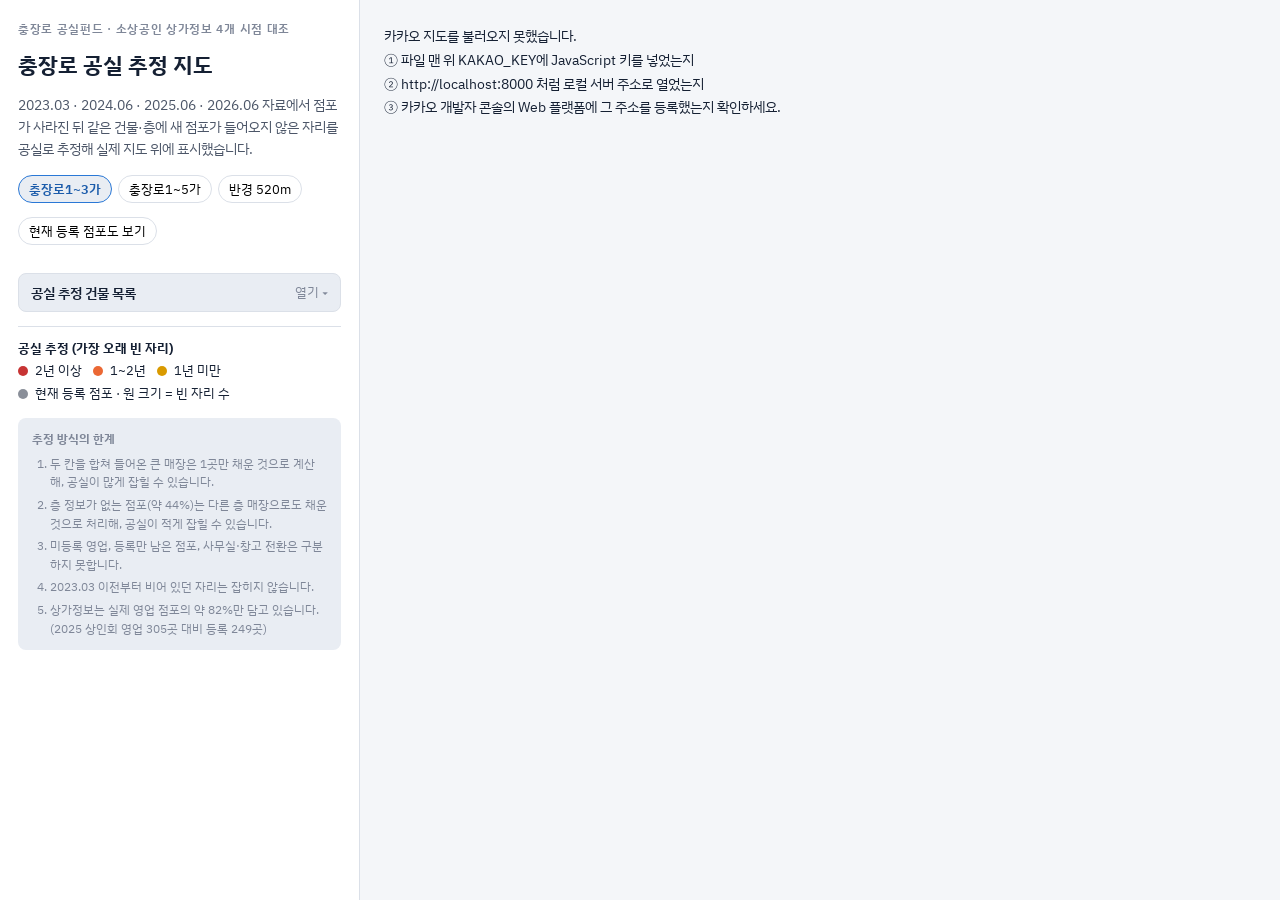
<file: 02_데이터분석_모델/local_web/static/chungjang_map.html>
<!doctype html>
<html lang="ko"><head><meta charset="utf-8"><meta name="viewport" content="width=device-width,initial-scale=1">
<title>충장로 공실 추정 지도</title>
<link rel="stylesheet" href="https://fonts.googleapis.com/css2?family=IBM+Plex+Mono:wght@500&family=IBM+Plex+Sans+KR:wght@400;600;700&display=swap">
<style>
:root{--bg:#f4f6f9;--surface:#fff;--ink:#152033;--ink2:#4c5668;--muted:#7f8798;--line:#dbe0e8;--soft:#e9edf3;--accent:#2a78d6;
  --l3:#c73434;--l2:#eb6834;--l1:#d99a00;--op:#8a8f99;
  --f:"IBM Plex Sans KR","Apple SD Gothic Neo","Malgun Gothic",sans-serif;--m:"IBM Plex Mono",Consolas,monospace}
*{box-sizing:border-box}
html,body{height:100%;margin:0}
body{font-family:var(--f);color:var(--ink);background:var(--bg);display:grid;grid-template-columns:360px minmax(0,1fr);font-size:14px}
@media (max-width:820px){body{grid-template-columns:1fr;grid-template-rows:auto 70vh}}
aside{overflow:auto;padding:20px 18px;display:flex;flex-direction:column;gap:14px;border-right:1px solid var(--line);background:var(--surface)}
h1{font-size:22px;margin:0;line-height:1.3}
.eb{font-size:11.5px;letter-spacing:.06em;color:var(--muted);font-weight:600}
p{margin:0;color:var(--ink2);line-height:1.6}
.k3{display:grid;grid-template-columns:repeat(3,1fr);gap:8px}
.k{border-left:3px solid var(--line);padding-left:8px}.k b{display:block;font-family:var(--m);font-size:22px}.k span{font-size:12px;color:var(--muted)}
.chips{display:flex;flex-wrap:wrap;gap:6px}
.chips button{font:inherit;font-size:12.5px;padding:4px 10px;border-radius:999px;border:1px solid var(--line);background:#fff;cursor:pointer}
.chips button[aria-pressed="true"]{border-color:var(--accent);background:var(--soft);color:#1c5cab;font-weight:600}
.list{display:flex;flex-direction:column;border-top:1px solid var(--line)}
.list button{font:inherit;text-align:left;display:flex;justify-content:space-between;gap:8px;padding:7px 2px;border:0;border-bottom:1px solid var(--line);background:none;cursor:pointer}
.list button:hover{background:var(--soft)}
.dot{display:inline-block;width:10px;height:10px;border-radius:50%;margin-right:7px;vertical-align:-1px}
.n{font-family:var(--m);font-size:12px;color:var(--ink2);white-space:nowrap}
.note{font-size:12px;color:var(--muted);line-height:1.55}
#map{height:100%;min-height:400px}
.mk{border-radius:50%;border:2px solid #fff;box-shadow:0 1px 3px rgba(0,0,0,.35);cursor:pointer;transform:translate(0,0)}
.pop{position:relative;background:#fff;border-radius:10px;box-shadow:0 3px 12px rgba(0,0,0,.25);padding:12px 14px;width:300px;max-height:340px;overflow:auto;font:13px var(--f)}
.pop .x{position:absolute;right:6px;top:4px;border:0;background:none;font-size:20px;cursor:pointer;color:#888}
.legend{font-size:12.5px;line-height:1.8;border-top:1px solid var(--line);padding-top:10px}
.pop h3{margin:0 0 4px;font-size:14px}.pop .r{display:flex;justify-content:space-between;gap:10px;border-top:1px solid #eee;padding:3px 0;font-size:12.5px}
.pop .r span:last-child{font-family:var(--m);color:#555;white-space:nowrap}
.fold summary{cursor:pointer;font-weight:600;padding:9px 12px;border:1px solid var(--line);border-radius:8px;background:var(--soft);list-style:none;display:flex;justify-content:space-between}
.fold summary::-webkit-details-marker{display:none}
.fold summary::after{content:"열기 ▾";font-weight:400;color:var(--muted);font-size:12.5px}
.fold[open] summary::after{content:"닫기 ▴"}
.fold[open] summary{border-radius:8px 8px 0 0}
.fold .list{max-height:45vh;overflow:auto}
</style></head><body>
<aside>
  <div class="eb">충장로 공실펀드 · 소상공인 상가정보 4개 시점 대조</div>
  <h1>충장로 공실 추정 지도</h1>
  <p>2023.03 · 2024.06 · 2025.06 · 2026.06 자료에서 점포가 사라진 뒤 같은 건물·층에 새 점포가 들어오지 않은 자리를 공실로 추정해 실제 지도 위에 표시했습니다.</p>
  <div class="chips" id="scope"><button data-s="cj3" aria-pressed="true">충장로1~3가</button><button data-s="cj5" aria-pressed="false">충장로1~5가</button><button data-s="all" aria-pressed="false">반경 520m</button></div>
  <div class="chips"><button id="tStore" aria-pressed="false">현재 등록 점포도 보기</button></div>
  <div id="sum"></div>
  <details class="fold">
  <summary>공실 추정 건물 목록</summary>
  <div class="list" id="list"></div>
</details>
  <div class="legend"><b>공실 추정 (가장 오래 빈 자리)</b><br><span class="dot" style="background:#c73434"></span>2년 이상 <span class="dot" style="background:#eb6834;margin-left:8px"></span>1~2년 <span class="dot" style="background:#d99a00;margin-left:8px"></span>1년 미만<br><span class="dot" style="background:#8a8f99"></span>현재 등록 점포 · 원 크기 = 빈 자리 수</div>
  <div class="note" style="background:#e9edf3;padding:12px 14px;border-radius:8px">
  <b>추정 방식의 한계</b>
  <ol style="margin:6px 0 0;padding-left:18px;display:flex;flex-direction:column;gap:4px">
    <li>두 칸을 합쳐 들어온 큰 매장은 1곳만 채운 것으로 계산해, 공실이 많게 잡힐 수 있습니다.</li>
    <li>층 정보가 없는 점포(약 44%)는 다른 층 매장으로도 채운 것으로 처리해, 공실이 적게 잡힐 수 있습니다.</li>
    <li>미등록 영업, 등록만 남은 점포, 사무실·창고 전환은 구분하지 못합니다.</li>
    <li>2023.03 이전부터 비어 있던 자리는 잡히지 않습니다.</li>
    <li>상가정보는 실제 영업 점포의 약 82%만 담고 있습니다. (2025 상인회 영업 305곳 대비 등록 249곳)</li>
  </ol>
</div>
</aside>
<div id="map"></div>
<script>
/* ▼ 여기에 카카오 JavaScript 키를 붙여 넣으세요 */
const KAKAO_KEY="072a4a51973ff60cb8b3ca96e316479c";
/* ▼ 확대·축소 한계 (숫자가 작을수록 확대). 1=약 20m, 2=30m, 3=50m, 4=100m, 5=250m 축척 */
const ZOOM_IN_LIMIT=1;    // 가장 크게 확대할 수 있는 단계
const ZOOM_OUT_LIMIT=4;   // 가장 멀리 축소할 수 있는 단계
</script>
<script>
const D={"years":["2023.03","2024.06","2025.06","2026.06"],"cats":["소매","음식","기타"],"cj3":["충장로1가","충장로2가","충장로3가"],"cj5":["충장로1가","충장로4가","충장로2가","충장로3가","충장로5가"],"b":[[35.1470673,126.9170148,"","동구 충장로안길 38","황금동"],[35.1470501,126.9184079,"","동구 충장로 105-1","충장로1가"],[35.1481761,126.9160919,"","동구 충장로 82-1","충장로2가"],[35.1494856,126.9143121,"","동구 충장로 60","충장로4가"],[35.1471587,126.9181673,"","동구 충장로 101-4","충장로1가"],[35.1489231,126.9155316,"","동구 충장로 71-2","충장로3가"],[35.148271,126.9176498,"","동구 금남로 238","금남로2가"],[35.1474978,126.9137441,"","동구 중앙로160번길 10-1","호남동"],[35.1476968,126.914622,"","동구 중앙로160번길 13","황금동"],[35.1480413,126.9169588,"","동구 충장로 87-2","충장로2가"],[35.1465636,126.918387,"","동구 서석로 44","광산동"],[35.1480241,126.9179355,"","동구 금남로 242-5","금남로1가"],[35.1483578,126.9187254,"","동구 금남로 245","금남로1가"],[35.1492134,126.9182969,"","동구 중앙로196번길 25","궁동"],[35.1493011,126.9146307,"","동구 충장로 64-1","충장로3가"],[35.1491953,126.9171884,"","동구 금남로 227","금남로2가"],[35.145472,126.9163139,"","동구 서석로 22","불로동"],[35.1466974,126.9166973,"","동구 중앙로160번길 31-12","황금동"],[35.146843,126.9180025,"","동구 충장로 106","충장로1가"],[35.1475439,126.9147868,"","동구 중앙로160번길 15-3","황금동"],[35.1474462,126.9174641,"","동구 충장로 96-3","충장로1가"],[35.1443714,126.9149548,"","동구 천변우로 421","불로동"],[35.1516452,126.9151229,"","동구 금남로 193-22","금남로4가"],[35.1483018,126.9159271,"","동구 충장로 80-3","충장로2가"],[35.147174,126.9148197,"","동구 중앙로160번길 18-1","황금동"],[35.1497705,126.9148944,"","동구 중앙로 187","금남로4가"],[35.1480766,126.9163336,"","동구 충장로 84-1","충장로2가"],[35.148347,126.9164314,"","동구 충장로 81-3","충장로2가"],[35.1517266,126.9160557,"","동구 구성로194번길 23","대인동"],[35.1469317,126.9163238,"","동구 중앙로160번길 31-11","황금동"],[35.1485179,126.9156305,"","동구 충장로 76-2","충장로3가"],[35.1484646,126.9161458,"","동구 충장로 79-1","충장로2가"],[35.1475909,126.9183529,"","동구 금남로 250-8","금남로1가"],[35.1487775,126.9131388,"NC웨이브충장점","동구 중앙로 163","충장로4가"],[35.1518252,126.9151328,"","동구 금남로 193-24","금남로4가"],[35.1467508,126.9154789,"","동구 중앙로160번길 26-1","황금동"],[35.1450017,126.9149208,"","동구 서석로10번길 2","불로동"],[35.1500753,126.9132695,"","동구 충장로46번길 1","충장로4가"],[35.1478704,126.9171675,"","동구 충장로 91","충장로2가"],[35.1469416,126.9179146,"","동구 충장로 102-3","충장로1가"],[35.1464162,126.9136134,"","동구 서석로7번길 17","불로동"],[35.146021,126.9154251,"","동구 서석로7번길 6-32","불로동"],[35.1451374,126.9144923,"","동구 서석로 5","불로동"],[35.1477872,126.9151043,"","동구 중앙로160번길 15-11","황금동"],[35.1498085,126.9176158,"","동구 중앙로196번길 15-6","궁동"],[35.1470953,126.9186606,"","동구 서석로 49","금남로1가"],[35.1467345,126.9170697,"","동구 충장로안길 40-2","황금동"],[35.1519591,126.9132014,"","동구 금남로 181","금남로5가"],[35.1493481,126.9172323,"일부","동구 금남로 225","금남로2가"],[35.1515638,126.9144967,"","동구 금남로 193-11","금남로5가"],[35.1467978,126.9182222,"","동구 서석로 43","충장로1가"],[35.1463004,126.9160282,"","동구 중앙로160번길 34","황금동"],[35.1500128,126.9134893,"","동구 충장로 50-3","충장로4가"],[35.1470673,126.9164765,"","동구 중앙로160번길 31-35","황금동"],[35.1492143,126.9191308,"","동구 중앙로196번길 31-19","대의동"],[35.1493165,126.910724,"","동구 구성로144번길 5","수기동"],[35.1452088,126.9146791,"제이앤에이치웨딩컨설팅","동구 서석로 7","불로동"],[35.1489656,126.9112184,"","동구 천변우로 361-15","수기동"],[35.1526066,126.9104021,"","동구 금남로 162-10","금남로5가"],[35.1499495,126.9132036,"현대코아상가","동구 충장로46번길 3","충장로4가"],[35.1470917,126.9123071,"중우아펠리스","동구 천변우로 381","호남동"],[35.1460119,126.9149856,"","동구 서석로7번길 6-11","불로동"],[35.1485839,126.9194823,"","동구 서석로 69","대의동"],[35.1472663,126.9180464,"","동구 충장로 101-3","충장로1가"],[35.1470501,126.9174103,"","동구 충장로 102-12","충장로1가"],[35.148659,126.9109778,"","동구 천변우로 361-5","수기동"],[35.1477148,126.9144572,"","동구 중앙로160번길 11","황금동"],[35.1468494,126.9142275,"","동구 중앙로160번길 16-15","불로동"],[35.1505519,126.9114139,"","동구 구성로 158","충장로5가"],[35.1463384,126.9182112,"","동구 서석로 42","광산동"],[35.145056,126.9151295,"","동구 서석로 10","불로동"],[35.1494114,126.9175279,"","동구 중앙로196번길 20","금남로2가"],[35.1503637,126.9134222,"","동구 충장로 45-2","충장로4가"],[35.1497072,126.914455,"","동구 충장로 59-1","충장로4가"],[35.1508693,126.9139815,"","동구 금남로 194","금남로4가"],[35.1459025,126.9133289,"","동구 천변우로 397","불로동"],[35.1484157,126.9112305,"","동구 천변우로 363-5","호남동"],[35.1505003,126.9150581,"","동구 금남로 205","금남로4가"],[35.1483723,126.9136771,"","동구 중앙로 162-1","황금동"],[35.1525921,126.9161315,"","동구 구성로204번길 15-6","대인동"],[35.1496647,126.9182079,"","동구 예술길 20-9","궁동"],[35.149926,126.9181969,"궁동","동구 예술길 20-6","궁동"],[35.1486436,126.9154767,"","동구 충장로 74-1","충장로3가"],[35.1516552,126.9166588,"","동구 구성로204번길 28","대인동"],[35.1533672,126.915658,"","동구 제봉로 197","대인동"],[35.1487513,126.9139727,"","동구 중앙로 168","황금동"],[35.1505781,126.9097132,"제일오피스텔빌딩","동구 천변우로 339","수기동"],[35.1479129,126.9137101,"","동구 중앙로160번길 6","황금동"],[35.151647,126.9175476,"","동구 중앙로 214","궁동"],[35.1461476,126.9165764,"","동구 서석로 29-5","황금동"],[35.1481761,126.9161798,"","동구 충장로 82-2","충장로2가"],[35.1470302,126.9157195,"","동구 중앙로160번길 23-4","황금동"],[35.1525731,126.9148801,"흥국생명전남사옥","동구 구성로194번길 7","대인동"],[35.1497822,126.9189869,"","동구 예술길 25-1","궁동"],[35.1474019,126.9178157,"","동구 충장로 99-1","충장로1가"],[35.1463547,126.9162249,"","동구 중앙로160번길 31-2","황금동"],[35.1499504,126.9145209,"충장아트원","동구 중앙로 179","충장로4가"],[35.148479,126.9113502,"","동구 천변우로 363-7","호남동"],[35.1534558,126.9136607,"반도빌딩","동구 독립로264번길 25","대인동"],[35.1478342,126.9172664,"","동구 충장로 91-1","충장로2가"],[35.1483099,126.9143682,"","동구 중앙로160번길 9-17","황금동"],[35.1503665,126.9167588,"","동구 중앙로196번길 5","금남로3가"],[35.145046,126.9139771,"","동구 천변우로 409","불로동"],[35.1491555,126.9119534,"","동구 천변우로 361-26","호남동"],[35.1461304,126.9174213,"","동구 서석로 34","광산동"],[35.1462561,126.9171038,"","동구 서석로 31-2","황금동"],[35.1520694,126.9154185,"","동구 구성로194번길 15-2","대인동"],[35.1451636,126.9139441,"","동구 천변우로 407","불로동"],[35.1490515,126.9177256,"금남빌딩","동구 금남로 231","금남로2가"],[35.1461747,126.916182,"","동구 중앙로160번길 34-2","황금동"],[35.1530868,126.9143198,"","동구 구성로 198","대인동"],[35.1515467,126.9162095,"","동구 구성로194번길 25","대인동"],[35.14724,126.918298,"","동구 충장로 101-6","충장로1가"],[35.1504126,126.9178673,"","동구 중앙로196번길 15-35","궁동"],[35.1483524,126.9111206,"","동구 천변우로 363-1","호남동"],[35.1516452,126.9157261,"","동구 구성로194번길 24","금남로4가"],[35.1447684,126.9161612,"","동구 문화전당로35번길 30","불로동"],[35.1459595,126.9175861,"","동구 서석로 34-3","광산동"],[35.1507354,126.9157821,"","동구 중앙로 193","금남로4가"],[35.1497641,126.9186474,"","동구 예술길 24","궁동"],[35.1513088,126.9115886,"","동구 충장로 28-1","충장로5가"],[35.1468774,126.9155888,"","동구 중앙로160번길 25-1","황금동"],[35.1480829,126.9126565,"","동구 중앙로 149-2","호남동"],[35.1483832,126.9157953,"","동구 충장로 80-4","충장로3가"],[35.1455507,126.9136694,"","동구 천변우로 403","불로동"],[35.1503538,126.9143209,"로머스파크","동구 금남로 202","금남로4가"],[35.1489231,126.9150702,"","동구 충장로 70","충장로3가"],[35.1486056,126.9121511,"","동구 천변우로 363-40","호남동"],[35.1482837,126.9156415,"폰코니","동구 충장로 80-6","충장로3가"],[35.1462009,126.9147,"","동구 서석로7번길 12-12","불로동"],[35.1482394,126.9165742,"","동구 충장로 83-1","충장로2가"],[35.1498229,126.912929,"","동구 충장로46번길 7","충장로4가"],[35.147713,126.9122401,"세아빌딩","동구 중앙로 147","호남동"],[35.1488887,126.9180222,"","동구 금남로 237","금남로2가"],[35.147761,126.9165863,"갤러리존","동구 충장로 90","충장로2가"],[35.1453264,126.9148549,"도암빌딩","동구 서석로7번길 2","불로동"],[35.1522747,126.9135189,"","동구 구성로 186-1","금남로5가"],[35.1462109,126.9164007,"","동구 중앙로160번길 35","황금동"],[35.1518813,126.9171082,"","동구 중앙로 211","대인동"],[35.1457153,126.9166435,"","동구 백서로125번길 47","광산동"],[35.1512139,126.9163523,"","동구 중앙로 201","금남로4가"],[35.1449203,126.9140869,"","동구 서석로 1","불로동"],[35.1462986,126.9130212,"","동구 천변우로 393-3","호남동"],[35.1495019,126.91744,"","동구 중앙로196번길 18-1","금남로2가"],[35.1458672,126.9140858,"","동구 서석로7번길 9-1","불로동"],[35.1526084,126.9132443,"","동구 금남로169번길 8-13","금남로5가"],[35.1450289,126.9142188,"","동구 서석로 1-1","불로동"],[35.1487133,126.9119215,"","동구 천변우로 363-19","호남동"],[35.149444,126.9119753,"","동구 충장로46번길 18","수기동"],[35.1496855,126.9103614,"","동구 구성로 144","수기동"],[35.1461376,126.9141737,"","동구 서석로7번길 14","불로동"],[35.1473911,126.9151273,"","동구 중앙로160번길 15-4","황금동"],[35.151742,126.9113689,"","동구 충장로 23","충장로5가"],[35.1454069,126.9141627,"","동구 천변우로 405-10","불로동"],[35.1495634,126.9150482,"","동구 중앙로 182","충장로3가"],[35.150882,126.9189198,"","동구 예술길15번길 10","궁동"],[35.1519428,126.9156821,"","동구 구성로194번길 19","대인동"],[35.146616,126.9155558,"","동구 서석로7번길 12-28","황금동"],[35.1524348,126.9103252,"","동구 충장로 11","충장로5가"],[35.14986,126.9141583,"","동구 충장로 55-1","충장로4가"],[35.1479066,126.918309,"","동구 금남로 246","금남로1가"],[35.1530488,126.9116205,"","동구 금남로 161-4","금남로5가"],[35.1470302,126.9148966,"","동구 중앙로160번길 20","불로동"],[35.1531049,126.9138584,"","동구 독립로264번길 29","대인동"],[35.1514038,126.9172411,"","동구 중앙로 210","궁동"],[35.1528336,126.9126521,"","동구 금남로169번길 8-2","금남로5가"],[35.1532677,126.914923,"","동구 구성로204번길 6","대인동"],[35.1457777,126.9160722,"","동구 서석로 21","불로동"],[35.146427,126.9156767,"","동구 서석로7번길 6-37","불로동"],[35.1465889,126.9160051,"","동구 중앙로160번길 29-2","황금동"],[35.1521472,126.9107537,"","동구 충장로 15-1","충장로5가"],[35.1512464,126.9117644,"","동구 충장로 30-1","충장로5가"],[35.1522747,126.9133662,"","동구 구성로 184-3","금남로5가"],[35.1503104,126.9135101,"","동구 충장로 47","충장로4가"],[35.1530244,126.9147263,"","동구 구성로194번길 5-13","대인동"],[35.1445161,126.9157448,"","동구 문화전당로35번길 34","불로동"],[35.1504198,126.9160678,"","동구 중앙로 194","금남로3가"],[35.1504397,126.9184046,"","동구 예술길15번길 2","궁동"],[35.1451464,126.9153152,"","동구 서석로 12","불로동"],[35.1471587,126.9177058,"","동구 충장로 100-1","충장로1가"],[35.1457867,126.9150186,"","동구 서석로7번길 6-10","불로동"],[35.1501729,126.9110635,"","동구 구성로152번길 1","수기동"],[35.1488146,126.9151142,"","동구 충장로 70-1","충장로3가"],[35.148659,126.9113282,"","동구 천변우로 361-10","호남동"],[35.1484908,126.916048,"","동구 충장로 79","충장로2가"],[35.1501096,126.9108437,"","동구 구성로 152","수기동"],[35.1479048,126.9150823,"","동구 충장로안길 16","황금동"],[35.1473187,126.9149406,"","동구 중앙로160번길 15-2","황금동"],[35.1464352,126.9151603,"","동구 서석로7번길 12-20","불로동"],[35.1496077,126.9139067,"","동구 충장로58번길 4","충장로4가"],[35.1515711,126.912083,"","동구 구성로 169-2","충장로5가"],[35.1495082,126.9142462,"","동구 충장로58번길 1","충장로4가"],[35.1465998,126.9185188,"","동구 서석로 46","광산동"],[35.1484971,126.9119655,"","동구 천변우로 363-26","호남동"],[35.146805,126.915402,"","동구 중앙로160번길 26","황금동"],[35.1459043,126.916204,"","동구 서석로 23","불로동"],[35.1464994,126.9163677,"","동구 중앙로160번길 31-6","황금동"],[35.1453372,126.9170159,"","동구 백서로125번길 41","광산동"],[35.1496963,126.9127543,"금양빌딩","동구 충장로46번길 7-1","충장로4가"],[35.1478686,126.9152031,"","동구 충장로안길 16-1","황금동"],[35.1489258,126.9187572,"","동구 중앙로196번길 31-5","대의동"],[35.1506342,126.9130059,"청하직물","동구 충장로 41-2","충장로5가"],[35.1533735,126.9121687,"","동구 금남로 161-32","금남로5가"],[35.1490099,126.9106042,"","동구 천변우로 355","수기동"],[35.1469968,126.9186276,"","동구 서석로 47-1","충장로1가"],[35.1522222,126.9152207,"","동구 구성로194번길 15","대인동"],[35.1513197,126.9130487,"성희빌딩","동구 금남로 184","금남로5가"],[35.1494458,126.9146967,"","동구 충장로 61","충장로3가"],[35.1494666,126.9194703,"카페정원","동구 예술길 31-3","대의동"],[35.1460101,126.9131201,"","동구 천변우로 395","불로동"],[35.1520034,126.9114897,"더스키톤","동구 금남로 170-32","금남로5가"],[35.1474444,126.9143693,"","동구 중앙로160번길 12-1","황금동"],[35.1486264,126.9159381,"","동구 충장로 77-1","충장로3가"],[35.1487784,126.9143242,"","동구 충장로안길 3","충장로3가"],[35.1513079,126.9096902,"","동구 독립로226번길 13-2","수기동"],[35.1499324,126.9147615,"","동구 중앙로 181","충장로4가"],[35.1474906,126.9156646,"","동구 충장로안길 24-4","황금동"],[35.1505455,126.9148164,"","동구 금남로 210","금남로4가"],[35.1502408,126.9180981,"","동구 중앙로196번길 15-18","궁동"],[35.1463176,126.914634,"","동구 서석로7번길 12-23","불로동"],[35.1478794,126.9177597,"","동구 충장로 93-10","충장로1가"],[35.1524809,126.9113678,"","동구 금남로 164-4","금남로5가"],[35.1484365,126.9156854,"","동구 충장로 78","충장로3가"],[35.1505193,126.916616,"삼호별관","동구 중앙로196번길 3","금남로3가"],[35.1466793,126.9158843,"","동구 중앙로160번길 29","황금동"],[35.1473902,126.9141726,"","동구 중앙로160번길 14-7","호남동"],[35.1485604,126.911504,"","동구 천변우로 363-9","호남동"],[35.1512681,126.9169774,"","동구 중앙로 206-1","궁동"],[35.1485613,126.9133915,"C웨이브충장점","동구 중앙로 163","충장로4가"],[35.1478957,126.9155108,"","동구 충장로안길 18","황금동"],[35.1487883,126.9161018,"1~2층","동구 충장로 77-7","충장로3가"],[35.1477709,126.9173433,"","동구 충장로 93-3","충장로2가"],[35.1505012,126.9161666,"광주빌딩","동구 중앙로 196","금남로3가"],[35.1485803,126.9146868,"","동구 충장로안길 7","충장로3가"],[35.1482819,126.9129861,"남송빌딩","동구 중앙로 157","호남동"],[35.1513812,126.9118853,"","동구 충장로 29","충장로5가"],[35.1489701,126.9185716,"","동구 중앙로196번길 29","대의동"],[35.14586,126.9168841,"","동구 서석로 28","광산동"],[35.1513368,126.9140803,"","동구 금남로 193-1","금남로5가"],[35.1503221,126.9178564,"","동구 중앙로196번길 15-33","궁동"],[35.1493138,126.9193604,"","동구 예술길 31-1","대의동"],[35.1492387,126.9157393,"","동구 금남로 218-9","금남로3가"],[35.1490877,126.9184507,"","동구 중앙로196번길 27","대의동"],[35.1524293,126.9148582,"","동구 구성로194번길 9","대인동"],[35.1467698,126.9161919,"","동구 중앙로160번길 31-7","황금동"],[35.1463293,126.9180146,"","동구 서석로 40","광산동"],[35.1461186,126.91323,"","동구 천변우로 393-4","불로동"],[35.1454801,126.9160282,"두성빌딩","동구 서석로 20","불로동"],[35.1500951,126.9148933,"","동구 중앙로 185","금남로4가"],[35.1464614,126.9138991,"","동구 서석로7번길 16-1","불로동"],[35.1493554,126.9149494,"","동구 충장로 65-1","충장로3가"],[35.1477248,126.9158184,"","동구 충장로안길 24","황금동"],[35.1535544,126.9131783,"","동구 독립로264번길 21","대인동"],[35.1467698,126.9160381,"충장의류수선","동구 중앙로160번길 27-4","황금동"],[35.1456963,126.9147769,"","동구 서석로7번길 6-6","불로동"],[35.1469588,126.9154569,"","동구 중앙로160번길 23-2","황금동"],[35.1459486,126.915491,"","동구 서석로7번길 6-30","불로동"],[35.1520133,126.9130366,"","동구 구성로 180","금남로5가"],[35.1518578,126.9102494,"","동구 충장로 14-9","충장로5가"],[35.1488806,126.9191747,"","동구 중앙로196번길 31-10","대의동"],[35.1527531,126.913431,"대성빌딩","동구 구성로 187-2","금남로5가"],[35.1467616,126.9179366,"","동구 서석로 41-1","충장로1가"],[35.1511659,126.9134222,"","동구 금남로 188-1","금남로5가"],[35.1487404,126.9120413,"","동구 천변우로 363-21","호남동"],[35.1486735,126.918955,"갤러리디빌딩","동구 중앙로196번길 31-6","대의동"],[35.1495001,126.9148505,"","동구 중앙로 180","충장로3가"],[35.1472211,126.9171576,"","동구 충장로 94-9","충장로1가"],[35.1486626,126.9165303,"","동구 금남로 226-11","금남로2가"],[35.1469145,126.9171027,"","동구 충장로안길 40-1","황금동"],[35.1485595,126.9112184,"","동구 천변우로 361-6","호남동"],[35.1499052,126.9140924,"","동구 충장로 55","충장로4가"],[35.1510303,126.9119731,"","동구 구성로 166","충장로5가"],[35.1512735,126.9121929,"","동구 구성로 170","충장로5가"],[35.1463113,126.9185518,"","동구 문화전당로 43","광산동"],[35.1465799,126.9157426,"","동구 중앙로160번길 28-1","황금동"],[35.1482104,126.9143034,"","동구 중앙로160번길 9-13","황금동"],[35.1446056,126.9151845,"","동구 서석로10번길 6","불로동"],[35.1506531,126.9137738,"","동구 충장로 45-16","금남로4가"],[35.1515385,126.9167797,"","동구 중앙로 207","대인동"],[35.1465184,126.917641,"","동구 서석로 37","충장로1가"],[35.1530778,126.9146384,"","동구 구성로194번길 5-11","대인동"],[35.1490651,126.9118325,"","동구 천변우로 361-24","호남동"],[35.1530425,126.9158667,"","동구 구성로204번길 15-5","대인동"],[35.1474987,126.9152471,"","동구 중앙로160번길 15-14","황금동"],[35.1527811,126.9158019,"","동구 구성로204번길 13","대인동"],[35.1498275,126.9189209,"","동구 예술길 25","궁동"],[35.1464442,126.915435,"","동구 서석로7번길 6-37","불로동"],[35.1477673,126.9117688,"","동구 천변우로 369","호남동"],[35.1452106,126.9168522,"","동구 문화전당로35번길 20","불로동"],[35.1461295,126.9156876,"","동구 서석로7번길 6-46","불로동"],[35.1482475,126.916026,"","동구 충장로 82","충장로2가"],[35.149085,126.9148505,"","동구 충장로 66-2","충장로3가"],[35.1532216,126.9136936,"","동구 독립로264번길 27","대인동"],[35.1515349,126.9125873,"","동구 구성로 174","금남로5가"],[35.1503258,126.9105251,"","동구 독립로226번길 30","수기동"],[35.1525984,126.9120819,"","동구 금남로 167","금남로5가"],[35.1476063,126.9140397,"남동","동구 중앙로160번길 10","황금동"],[35.1523488,126.9154514,"","동구 구성로194번길 15-15","대인동"],[35.1516787,126.9114458,"","동구 충장로 23-1","충장로5가"],[35.1452188,126.9155349,"","동구 서석로 14","불로동"],[35.1486979,126.9148735,"와이즈파크","동구 충장로 72","충장로3가"],[35.1461928,126.9157975,"","동구 서석로7번길 6-44","불로동"],[35.1491329,126.9187682,"","동구 중앙로196번길 31-9","대의동"],[35.1499957,126.9148823,"송학빌딩","동구 중앙로 183","금남로4가"],[35.1466441,126.9172895,"","동구 충장로안길 44","황금동"],[35.147345,126.914567,"","동구 중앙로160번길 14","황금동"],[35.1472943,126.9184518,"","동구 금남로 250-9","금남로1가"],[35.1499848,126.9125455,"금란회관","동구 충장로46번길 8","충장로5가"],[35.1499043,126.91372,"","동구 충장로 54","충장로4가"],[35.1482927,126.9165083,"","동구 충장로 83","충장로2가"],[35.1484989,126.9148076,"","동구 충장로안길 7-1","충장로3가"],[35.1526826,126.9165039,"자람빌딩","동구 제봉로 187","대인동"],[35.1459522,126.9153218,"","동구 서석로7번길 6-22","불로동"],[35.1460752,126.9162699,"","동구 중앙로160번길 36","황금동"],[35.1506468,126.9186133,"","동구 예술길15번길 6","궁동"],[35.1488507,126.9151251,"상사","동구 중앙로 187","금남로4가"],[35.1468593,126.9152811,"","동구 중앙로160번길 24-2","황금동"],[35.1484736,126.9169148,"","동구 금남로 232-12","금남로2가"],[35.1471478,126.9155987,"","동구 중앙로160번길 23-6","황금동"],[35.1462027,126.9177179,"","동구 서석로 36-2","광산동"],[35.1523127,126.9162743,"","동구 구성로204번길 19-1","대인동"],[35.1480314,126.9158832,"","동구 충장로 80-5","충장로2가"],[35.1484989,126.9142803,"","동구 충장로안길 6","황금동"],[35.1487422,126.914489,"","동구 충장로안길 5","충장로3가"],[35.1463094,126.9151394,"","동구 서석로7번길 12-18","불로동"],[35.1488507,126.914478,"","동구 충장로안길 5-3","충장로3가"],[35.1480386,126.9135464,"","동구 중앙로160번길 2","황금동"],[35.1481679,126.9137474,"","동구 중앙로160번길 3","황금동"],[35.1480223,126.915324,"","동구 충장로안길 17","충장로3가"],[35.1479219,126.9141166,"","동구 중앙로160번길 7","황금동"],[35.1491311,126.9163325,"에스씨제일은행빌딩","동구 금남로 224","금남로3가"],[35.1461738,126.915424,"중A칸","동구 서석로7번길 6-29","불로동"],[35.1474273,126.9154448,"","동구 중앙로160번길 15-18","황금동"],[35.1454186,126.9173345,"","동구 문화전당로35번길 18","광산동"],[35.1459305,126.9148648,"","동구 서석로7번길 6-9","불로동"],[35.1487232,126.9125027,"","동구 구성로152번길 24","호남동"],[35.1460571,126.9151944,"","동구 서석로7번길 6-23","불로동"],[35.1509715,126.9189967,"","동구 예술길15번길 10-1","궁동"],[35.1517049,126.910535,"","동구 충장로22번길 8-8","충장로5가"],[35.1529964,126.913464,"","동구 독립로264번길 28-4","금남로5가"],[35.1482457,126.9136002,"","동구 중앙로160번길 1","황금동"],[35.1459323,126.9170708,"","동구 서석로 30","광산동"],[35.1494178,126.9139837,"","동구 충장로58번길 3","충장로4가"],[35.1517908,126.9177014,"","동구 중앙로 216-1","궁동"],[35.1469235,126.916839,"","동구 중앙로160번길 31-18","황금동"],[35.1515241,126.909866,"","동구 독립로226번길 13-12","수기동"],[35.1531121,126.9122786,"","동구 금남로169번길 6-7","금남로5가"],[35.1500698,126.9186144,"","동구 예술길 21","궁동"],[35.1506947,126.9089453,"","동구 천변우로 331","수기동"],[35.1468946,126.9148856,"","동구 중앙로160번길 16-5","불로동"],[35.1457976,126.9178827,"","동구 문화전당로35번길 12-8","광산동"],[35.1488426,126.9157184,"","동구 충장로 73","충장로3가"],[35.1448769,126.9157986,"","동구 서석로10번길 5","불로동"],[35.1470953,126.9183101,"","동구 충장로 105","충장로1가"],[35.1494178,126.9141155,"","동구 중앙로 173","충장로4가"],[35.1528227,126.9108844,"","동구 금남로 158","금남로5가"],[35.1458401,126.9151065,"","동구 서석로7번길 6-14","불로동"],[35.1468222,126.914656,"","동구 중앙로160번길 16-7","불로동"],[35.1506649,126.9176916,"","동구 예술길 10","궁동"],[35.1473748,126.9181991,"","동구 충장로 101-5","충장로1가"],[35.1459124,126.9152273,"","동구 서석로7번길 6-20","불로동"],[35.1473477,126.9175301,"","동구 충장로 98-1","충장로1가"],[35.1497424,126.9139276,"충장로연합빌딩","동구 충장로 56","충장로4가"],[35.1459839,126.9142946,"","동구 서석로7번길 12","불로동"],[35.1491546,126.9108229,"","동구 구성로144번길 9","수기동"],[35.1480486,126.9145231,"","동구 충장로안길 12","황금동"],[35.1457234,126.9149087,"태영빌딩","동구 서석로7번길 6-8","불로동"],[35.1495353,126.9138958,"","동구 충장로58번길 4-1","충장로4가"],[35.147013,126.916872,"","동구 중앙로160번길 31-20","황금동"],[35.1491573,126.9144341,"","동구 중앙로 174-1","충장로3가"],[35.1528254,126.9139474,"","동구 구성로 192-1","금남로5가"],[35.14724,126.9186935,"","동구 서석로 51","금남로1가"],[35.1449746,126.9148109,"","동구 서석로 8","불로동"],[35.1477058,126.9150164,"","동구 중앙로160번길 15-7","황금동"],[35.1514987,126.9116875,"","동구 충장로 27-1","충장로5가"],[35.1493943,126.9193384,"","동구 예술길 31","대의동"],[35.1481381,126.9140177,"","동구 중앙로160번길 3-6","황금동"],[35.1489755,126.9125906,"","동구 충장로58번길 18-1","충장로4가"],[35.1491112,126.9134354,"","동구 중앙로 165","충장로4가"],[35.1465907,126.9177948,"","동구 서석로 39","충장로1가"],[35.1497271,126.9175279,"","동구 중앙로196번길 15-4","궁동"],[35.1483886,126.9116908,"","동구 천변우로 363-10","호남동"],[35.1486599,126.9123818,"","동구 천변우로 363-46","호남동"],[35.1459567,126.9140639,"칸","동구 서석로7번길 11","불로동"],[35.1471731,126.9127894,"호남주차타워","동구 중앙로 150-8","호남동"],[35.1474526,126.9126466,"","동구 중앙로 150-4","호남동"],[35.1507327,126.9124346,"","동구 충장로 38-3","충장로5가"],[35.1486699,126.9141375,"","동구 충장로안길 4","황금동"],[35.1461376,126.9152932,"","동구 서석로7번길 6-27","불로동"],[35.148111,126.9134036,"","동구 중앙로 158-1","황금동"],[35.1524103,126.9131245,"","동구 구성로 183-1","금남로5가"],[35.1491555,126.9124258,"","동구 구성로152번길 19","충장로4가"],[35.1455968,126.9146242,"","동구 서석로7번길 6-2","불로동"],[35.1474607,126.9119226,"","동구 중앙로 143","호남동"],[35.1514544,126.9128729,"금호종합금융","동구 금남로 182","금남로5가"],[35.1526699,126.911203,"","동구 금남로 162-1","금남로5가"],[35.1510936,126.9123577,"건물","동구 충장로 35","충장로5가"],[35.1515638,126.9148703,"","동구 금남로 193-16","금남로4가"],[35.1519039,126.9107657,"","동구 충장로 18-2","충장로5가"],[35.1478487,126.912295,"","동구 중앙로 149","호남동"],[35.1455263,126.9175762,"","동구 문화전당로35번길 16-4","광산동"],[35.1457496,126.9144594,"","동구 서석로7번길 8","불로동"],[35.1460761,126.9175641,"","동구 서석로 36","광산동"],[35.1524664,126.9169654,"대인동","동구 제봉로 181-1","대인동"],[35.1512012,126.9117095,"","동구 구성로 165","충장로5가"],[35.1505084,126.9132684,"","동구 충장로 45-3","충장로5가"],[35.1485116,126.9190978,"","동구 중앙로196번길 35","대의동"],[35.150002,126.9107668,"","동구 구성로 150","수기동"],[35.1496791,126.9131597,"","동구 충장로58번길 8-9","충장로4가"],[35.1466088,126.917696,"","동구 서석로 37-2","충장로1가"],[35.1475511,126.9118457,"","동구 천변우로 373","호남동"],[35.1532116,126.9120698,"","동구 금남로 161-18","금남로5가"],[35.151402,126.9147604,"","동구 금남로 193-12","금남로4가"],[35.1525975,126.9111151,"","동구 금남로 162-3","금남로5가"],[35.1508593,126.9127312,"","동구 충장로 39-1","충장로5가"],[35.1492631,126.9121841,"","동구 구성로152번길 15","충장로4가"],[35.1526816,126.9145505,"","동구 구성로194번길 5","대인동"],[35.1477718,126.9184958,"","동구 금남로 248","금남로1가"],[35.1481553,126.912317,"","동구 중앙로 149-8","호남동"],[35.1499975,126.9171433,"궁동","동구 중앙로196번길 11","궁동"],[35.1474471,126.9181112,"","동구 충장로 101-11","충장로1가"],[35.1496828,126.9187353,"","동구 예술길 24-1","궁동"],[35.1532586,126.9145396,"","동구 구성로 200","대인동"],[35.1492649,126.9138848,"","동구 중앙로 171","충장로4가"],[35.151165,126.9122368,"","동구 충장로 33","충장로5가"],[35.1497759,126.9104933,"","동구 구성로 146","수기동"],[35.1507951,126.9117985,"","동구 구성로 162-1","충장로5가"],[35.1457334,126.916917,"","동구 백서로125번길 48","광산동"],[35.145661,126.9156668,"","동구 서석로 17","불로동"],[35.1463094,126.9156437,"","동구 서석로7번길 6-35","불로동"],[35.1529421,126.914155,"","동구 구성로 194-1","대인동"],[35.1518623,126.9164171,"","동구 구성로204번길 26","대인동"],[35.1476434,126.9159601,"","동구 충장로안길 26","황금동"],[35.1456067,126.915447,"","동구 서석로 13-1","불로동"],[35.1477257,126.9176289,"","동구 충장로 93-6","충장로1가"],[35.1494539,126.913687,"","동구 충장로58번길 6-1","충장로4가"],[35.1499224,126.9136541,"","동구 충장로 52-2","충장로4가"],[35.1488715,126.9186814,"대의동","동구 중앙로196번길 31-3","대의동"],[35.1469932,126.9130531,"에이스케이프건축사사무소","동구 중앙로 150-16","호남동"],[35.1503276,126.9124565,"산수싸리","동구 충장로46번길 8-8","충장로5가"],[35.1481914,126.9128213,"","동구 중앙로 155","호남동"],[35.1511216,126.914388,"","동구 금남로 195","금남로4가"],[35.1475186,126.9173762,"","동구 충장로 96","충장로1가"],[35.1476787,126.9137441,"충장로이스토리","동구 중앙로160번길 8","호남동"],[35.1520296,126.9104801,"","동구 충장로 16","충장로5가"],[35.1466531,126.9175861,"","동구 충장로안길 43-1","충장로1가"],[35.146229,126.9161051,"","동구 중앙로160번길 34-1","황금동"],[35.145472,126.9168852,"","동구 백서로125번길 43","광산동"],[35.1484718,126.9136991,"","동구 중앙로 164","황금동"],[35.1515874,126.9101835,"","동구 충장로22번길 8-19","충장로5가"],[35.1445251,126.9158755,"","동구 문화전당로35번길 32","불로동"],[35.1467327,126.9152262,"","동구 서석로7번길 12-35","불로동"],[35.146976,126.9151054,"","동구 중앙로160번길 22","황금동"],[35.1507246,126.9138617,"","동구 충장로 45-20","금남로4가"],[35.1506495,126.909076,"","동구 천변우로 331-1","수기동"],[35.1531682,126.9144407,"","동구 구성로 198-1","대인동"],[35.1474526,126.9132388,"","동구 중앙로148번길 11-25","호남동"],[35.1527513,126.9110492,"","동구 금남로 162-4","금남로5가"],[35.1510031,126.9126433,"점포","동구 충장로 37","충장로5가"],[35.1529439,126.9156481,"","동구 구성로204번길 11","대인동"],[35.1485505,126.9109009,"","동구 천변우로 361-1","수기동"],[35.1498808,126.9185595,"","동구 예술길 22","궁동"],[35.1477971,126.9156536,"","동구 충장로안길 22","황금동"],[35.1511207,126.9123027,"","동구 충장로 33-1","충장로5가"],[35.1467164,126.9175312,"","동구 충장로안길 43","충장로1가"],[35.1504723,126.9135101,"","동구 충장로 45-10","충장로4가"],[35.1466793,126.915369,"","동구 서석로7번길 12-39","불로동"],[35.1455706,126.9165006,"","동구 서석로 24","불로동"],[35.1486328,126.912228,"","동구 천변우로 363-42","호남동"],[35.151004,126.913653,"","동구 금남로 190","금남로5가"],[35.1448588,126.9160293,"","동구 문화전당로35번길 28-5","불로동"],[35.1499803,126.9187232,"","동구 예술길 23-1","궁동"],[35.1509661,126.9101406,"","동구 독립로226번길 21","수기동"],[35.1473893,126.9125148,"","동구 중앙로148번길 1","호남동"],[35.1531935,126.9118171,"","동구 금남로 161-10","금남로5가"],[35.1518795,126.9152427,"","동구 구성로194번길 18","금남로4가"],[35.1492541,126.9111525,"","동구 구성로148번길 10","수기동"],[35.1486246,126.9141924,"","동구 충장로안길 4-1","황금동"],[35.1496737,126.9190747,"","동구 예술길 27","궁동"],[35.1462896,126.9134486,"","동구 천변우로 393-18","불로동"],[35.1493047,126.9191637,"","동구 예술길 32","대의동"],[35.1454711,126.9150296,"","동구 서석로 11","불로동"],[35.1466432,126.9159612,"","동구 중앙로160번길 29-1","황금동"],[35.1527902,126.9155053,"","동구 구성로204번길 12","대인동"],[35.1482909,126.9135343,"","동구 중앙로 162","황금동"],[35.1496999,126.9176707,"","동구 중앙로196번길 17","궁동"],[35.1523289,126.9130037,"외","동구 구성로 181","금남로5가"],[35.1514101,126.9138057,"","동구 금남로 189","금남로5가"],[35.1488489,126.9121401,"","동구 천변우로 363-23","호남동"],[35.14865,126.9117787,"","동구 천변우로 363-15","호남동"],[35.1476977,126.9154229,"","동구 중앙로160번길 15-26","황금동"],[35.1516697,126.9117644,"","동구 충장로 27-2","충장로5가"],[35.150087,126.9173081,"","동구 중앙로196번길 13","궁동"],[35.1497949,126.9112283,"","동구 구성로152번길 6","수기동"],[35.1480865,126.9172993,"무등맨션","동구 충장로 93-5","금남로2가"],[35.1464171,126.9143374,"","동구 서석로7번길 16-8","불로동"],[35.149416,126.911448,"금남로유탑유블레스원시티","동구 천변우로 361-21","수기동"],[35.1500201,126.9112832,"","동구 구성로152번길 5","수기동"],[35.1527802,126.9138925,"","동구 구성로 192","금남로5가"],[35.1471017,126.9147208,"","동구 중앙로160번길 16-3","불로동"],[35.1467047,126.9141067,"","동구 중앙로160번길 16-17","불로동"],[35.1470682,126.9177498,"","동구 충장로 102-6","충장로1가"],[35.1519536,126.917997,"","동구 제봉로 171","궁동"],[35.1503448,126.9114139,"","동구 구성로 156-5","충장로5가"],[35.1469136,126.9155119,"","동구 중앙로160번길 25","황금동"],[35.1484076,126.9127114,"","동구 구성로152번길 26","호남동"],[35.1474553,126.9174202,"","동구 충장로 96-2","충장로1가"],[35.1531302,126.9114667,"","동구 금남로 161-3","금남로5가"],[35.1525261,126.9110613,"","동구 금남로 162-5","금남로5가"],[35.1528535,126.9160535,"","동구 구성로204번길 15-7","대인동"],[35.1520115,126.91059,"","동구 충장로 16-1","충장로5가"],[35.1467616,126.9176839,"","동구 충장로 102-9","충장로1가"],[35.1472554,126.9144682,"","동구 중앙로160번길 16-4","호남동"],[35.1472482,126.9176509,"","동구 충장로 100","충장로1가"],[35.1489981,126.9192516,"","동구 중앙로196번길 31-12","대의동"],[35.1467797,126.9174982,"","동구 충장로 102-11","충장로1가"],[35.1476362,126.917541,"","동구 충장로 95-1","충장로1가"],[35.1526807,126.9133431,"","동구 구성로 187-1","금남로5가"],[35.1517682,126.9103483,"","동구 충장로22번길 8-12","충장로5가"],[35.148754,126.918253,"","동구 금남로 241-5","금남로2가"],[35.1518722,126.9178003,"","동구 중앙로 218","궁동"],[35.1522403,126.9158019,"영무파라드주상복합","동구 구성로194번길 15-10","대인동"],[35.1465518,126.9138331,"지하","동구 천변우로 393-28","불로동"],[35.1464442,126.9147439,"","동구 서석로7번길 12-25","불로동"],[35.1520793,126.9175037,"","동구 중앙로 215","대인동"],[35.1472373,126.9150834,"","동구 중앙로160번길 19","황금동"],[35.1485541,126.9161128,"","동구 충장로 77-4","충장로2가"],[35.1484917,126.917485,"아송빌딩","동구 금남로 236","금남로2가"],[35.1514481,126.916494,"","동구 중앙로 207-7","대인동"],[35.1485993,126.9162117,"","동구 충장로 77-6","충장로2가"],[35.1474282,126.9169489,"충장로우체국","동구 충장로 94","충장로2가"],[35.1531121,126.9120808,"","동구 금남로 161-20","금남로5가"],[35.1475982,126.9151812,"","동구 중앙로160번길 15-8","황금동"],[35.15021,126.9123258,"","동구 충장로46번길 8-11","충장로5가"],[35.1468774,126.9151383,"","동구 중앙로160번길 24","황금동"],[35.1459676,126.9163688,"","동구 중앙로160번길 38","황금동"],[35.1508331,126.9140364,"","동구 금남로 194-1","금남로4가"],[35.1485541,126.9155976,"","동구 충장로 76-1","충장로3가"],[35.1528517,126.9130026,"","동구 금남로169번길 8-7","금남로5가"],[35.1486228,126.9116468,"","동구 천변우로 363-11","호남동"],[35.1522376,126.9117084,"","동구 금남로 168","금남로5가"],[35.1462009,126.9149746,"","동구 서석로7번길 12-14","불로동"],[35.1461738,126.9143275,"","동구 서석로7번길 16","불로동"],[35.1479319,126.9161359,"","동구 충장로안길 25","충장로2가"],[35.1526645,126.9159008,"","동구 구성로204번길 15-1","대인동"],[35.1524673,126.91724,"","동구 제봉로 179","대인동"],[35.152905,126.9116315,"","동구 금남로 163","금남로5가"],[35.1516697,126.9109965,"","동구 충장로22번길 2","충장로5가"],[35.1469597,126.9170587,"","동구 충장로안길 38-1","황금동"],[35.1470574,126.915391,"","동구 중앙로160번길 23-3","황금동"],[35.1519319,126.9129817,"","동구 금남로 179","금남로5가"],[35.1522548,126.9108745,"","동구 충장로 13-10","충장로5가"],[35.1493454,126.9131058,"충장고운라피네","동구 충장로58번길 14","충장로4가"],[35.1525379,126.915703,"","동구 구성로194번길 15-21","대인동"],[35.1453725,126.9157876,"","동구 서석로 16-2","불로동"],[35.1505301,126.9184485,"","동구 예술길15번길 4","궁동"],[35.1455272,126.9177849,"","동구 문화전당로35번길 12","광산동"],[35.1468421,126.9167182,"","동구 중앙로160번길 31-16","황금동"],[35.1464288,126.9184749,"광산동","동구 문화전당로 45","광산동"],[35.1493472,126.9161128,"","동구 금남로 220","금남로3가"],[35.1491229,126.9174521,"금남빌딩","동구 금남로 229","금남로2가"],[35.1452721,126.9139331,"","동구 천변우로 405-6","불로동"],[35.1457686,126.9159513,"","동구 서석로 19-1","불로동"],[35.1484248,126.9110327,"","동구 천변우로 361-2","호남동"],[35.1495697,126.9118325,"","동구 구성로152번길 11-1","수기동"],[35.1491627,126.9104175,"","동구 천변우로 351","수기동"],[35.1487169,126.9166511,"","동구 금남로 226-7","금남로2가"],[35.1521146,126.9155283,"","동구 구성로194번길 15-4","대인동"],[35.1468882,126.9177718,"","동구 충장로 102-5","충장로1가"],[35.1513314,126.9170543,"","동구 예술길 2","궁동"],[35.1464822,126.9174213,"","동구 충장로안길 46","황금동"],[35.1521426,126.9176026,"","동구 중앙로 219","대인동"],[35.1509416,126.9147835,"커뮤니티실메트로필드광주","동구 금남로 199","금남로4가"],[35.1518135,126.911303,"","동구 충장로 21-3","충장로5가"],[35.1524284,126.9143099,"","동구 구성로194번길 8","금남로5가"],[35.1516163,126.9121368,"","동구 구성로 171","충장로5가"],[35.1512907,126.910568,"","동구 충장로22번길 8-3","충장로5가"],[35.1530769,126.9135629,"","동구 독립로264번길 28","금남로5가"],[35.1522512,126.9175476,"","동구 제봉로 175","대인동"],[35.1489837,126.9119973,"","동구 구성로152번길 18","호남동"],[35.1444889,126.9153163,"","동구 서석로10번길 8-1","불로동"],[35.1462832,126.9172126,"","동구 서석로 33","황금동"],[35.1461114,126.9160502,"","동구 서석로 23-15","불로동"],[35.1524483,126.9161864,"","동구 구성로204번길 19","대인동"],[35.1519934,126.9109184,"","동구 충장로 17-1","충장로5가"],[35.1444076,126.9153602,"","동구 서석로10번길 10","불로동"],[35.1471388,126.9152372,"","동구 중앙로160번길 21","황금동"],[35.1469416,126.9171137,"","동구 충장로안길 40","황금동"],[35.1484781,126.9110986,"","동구 천변우로 361-4","호남동"],[35.1484103,126.9171236,"","동구 금남로 234","금남로2가"],[35.1522277,126.9102823,"","동구 충장로 14","충장로5가"],[35.1516253,126.9125983,"","동구 구성로 174-1","금남로5가"],[35.1490135,126.9149274,"","동구 충장로 68","충장로3가"],[35.1493943,126.9190099,"","동구 예술길 30","대의동"],[35.1472192,126.9147428,"","동구 중앙로160번길 18","황금동"],[35.1465527,126.9150504,"","동구 서석로7번길 12-31","불로동"],[35.1472826,126.9155987,"","동구 충장로안길 24-12","황금동"],[35.1469941,126.915358,"","동구 중앙로160번길 23","황금동"],[35.1483551,126.9145549,"","동구 충장로안길 10","황금동"],[35.1483714,126.9128652,"","동구 구성로152번길 28-4","호남동"],[35.1505292,126.9178234,"","동구 예술길 12","궁동"],[35.1468141,126.9158733,"","동구 중앙로160번길 27-1","황금동"],[35.1465346,126.9157536,"","동구 중앙로160번길 30","황금동"],[35.1513034,126.9161765,"","동구 구성로194번길 28","금남로4가"],[35.1496737,126.9184276,"","동구 중앙로196번길 23-12","궁동"],[35.1479039,126.9142704,"","동구 중앙로160번길 7-1","황금동"],[35.1483262,126.9121742,"","동구 중앙로 149-10","호남동"],[35.1468123,126.912428,"","동구 천변우로 383","호남동"],[35.1471758,126.9167401,"","동구 중앙로160번길 31-41","황금동"],[35.1491483,126.9153778,"","동구 충장로 69-7","충장로3가"],[35.1486861,126.9118446,"","동구 천변우로 363-17","호남동"],[35.1492559,126.9145099,"","동구 중앙로 176","충장로3가"],[35.1529774,126.911894,"","동구 금남로 163-5","금남로5가"],[35.1480214,126.9150274,"","동구 충장로안길 14-1","황금동"],[35.1461277,126.913954,"","동구 서석로7번길 13-1","불로동"],[35.1488851,126.9122939,"","동구 구성로152번길 20","호남동"],[35.1468702,126.9181673,"","동구 충장로 106-1","충장로1가"],[35.1507734,126.9189978,"","동구 서석로85번길 22","궁동"],[35.1480874,126.9184189,"도상가","동구 서석로 56","금남로1가"],[35.1505835,126.9185254,"","동구 예술길15번길 4-1","궁동"],[35.1480124,126.9148845,"","동구 충장로안길 14","황금동"],[35.1498681,126.9135003,"충금지하상가","동구 충장로 52-1","충장로4가"],[35.1521101,126.9102274,"","동구 충장로 14-6","충장로5가"],[35.1512482,126.9144758,"","동구 금남로 193-6","금남로4가"],[35.1534115,126.9147692,"LH빌딩","동구 구성로204번길 2","대인동"],[35.1502905,126.9110854,"","동구 구성로 154","수기동"],[35.1487811,126.9177487,"","동구 금남로 235","금남로2가"],[35.1515385,126.9174268,"2~4층","동구 중앙로 212-1","궁동"],[35.15003,126.9126982,"","동구 충장로46번길 6-1","충장로5가"],[35.1487259,126.9171664,"","동구 금남로 232","금남로2가"],[35.1495923,126.9177366,"","동구 중앙로196번길 19","궁동"],[35.1514345,126.9110184,"","동구 충장로22번길 3","충장로5가"],[35.1498148,126.913687,"","동구 충장로 54-1","충장로4가"],[35.1471388,126.9162029,"","동구 중앙로160번길 31-31","황금동"],[35.1470411,126.9179695,"","동구 충장로 102-1","충장로1가"],[35.1467969,126.9166742,"","동구 중앙로160번길 31-14","황금동"],[35.151004,126.9129718,"","동구 충장로 39-9","충장로5가"],[35.1505998,126.9151229,"","동구 금남로 203","금남로4가"],[35.1497225,126.9111514,"","동구 구성로152번길 6-1","수기동"],[35.1506251,126.9125554,"","동구 충장로 40","충장로5가"],[35.1462841,126.9177619,"","동구 서석로 38","광산동"],[35.149662,126.9145209,"","동구 중앙로 177","충장로4가"],[35.1496882,126.9140704,"","동구 충장로 58","충장로4가"],[35.1478161,126.9178585,"","동구 충장로 101-23","충장로1가"],[35.1462742,126.9169939,"","동구 서석로 31","황금동"],[35.1502507,126.9187122,"","동구 예술길 19-2","궁동"],[35.1490696,126.9180222,"","동구 금남로 233-10","금남로2가"],[35.1505265,126.9131696,"","동구 충장로 43-2","충장로5가"],[35.1491935,126.9156294,"","동구 충장로 69-14","충장로3가"],[35.150229,126.9137189,"","동구 충장로 49-3","충장로4가"],[35.1465156,126.9144912,"","동구 서석로7번길 16-14","불로동"],[35.148971,126.9194164,"","동구 예술길 36","대의동"],[35.149104,126.9155206,"","동구 충장로 69-6","충장로3가"],[35.1455344,126.9152822,"","동구 서석로 13","불로동"],[35.1505093,126.9155075,"","동구 중앙로 191","금남로4가"],[35.1513993,126.9114678,"","동구 충장로 26-1","충장로5가"],[35.1508937,126.9102615,"","동구 충장로22번길 14","수기동"],[35.1456592,126.9143605,"","동구 서석로7번길 7","불로동"],[35.147174,126.9143484,"","동구 중앙로160번길 16-8","호남동"],[35.1482665,126.9169038,"","동구 충장로 85-8","충장로2가"],[35.1528227,126.9110382,"","동구 금남로 160","금남로5가"],[35.1505166,126.9127642,"금사랑","동구 충장로 42-2","충장로5가"],[35.1490388,126.9125576,"","동구 충장로58번길 18-2","충장로4가"],[35.1487087,126.9184178,"","동구 금남로 241-7","금남로2가"],[35.1479654,126.9121083,"","동구 중앙로 149-5","호남동"],[35.1510384,126.9105691,"","동구 충장로22번길 9-1","충장로5가"],[35.1512844,126.9146176,"","동구 금남로 193-8","금남로4가"],[35.148716,126.9157623,"","동구 충장로 75","충장로3가"],[35.1512102,126.9121379,"","동구 구성로 168","충장로5가"],[35.1501241,126.9182738,"","동구 예술길 18-2","궁동"],[35.1479599,126.9165094,"","동구 충장로 86-1","충장로2가"],[35.1506975,126.9138178,"","동구 충장로 45-18","금남로4가"],[35.1531583,126.913464,"","동구 독립로264번길 26-1","금남로5가"],[35.1450831,126.9143616,"색지디자인","동구 서석로 3","불로동"],[35.150967,126.9125005,"","동구 충장로 37-1","충장로5가"],[35.1507418,126.9123687,"","동구 충장로 38-2","충장로5가"],[35.1520061,126.9154734,"","동구 구성로194번길 17","대인동"],[35.1517538,126.915814,"","동구 구성로194번길 21","대인동"],[35.1501603,126.9179772,"","동구 중앙로196번길 15-16","궁동"],[35.1504469,126.9153097,"","동구 금남로 207","금남로4가"],[35.1463556,126.9165325,"","동구 서석로 29-10","황금동"],[35.1496258,126.9140595,"가","동구 충장로58번길 2","충장로4가"],[35.1486445,126.9163106,"","동구 충장로 77-8","충장로2가"],[35.1523923,126.9130696,"","동구 구성로 183","금남로5가"],[35.1499884,126.9175498,"","동구 중앙로196번길 15-7","궁동"],[35.1497967,126.9137639,"","동구 충장로 54-2","충장로4가"],[35.1461032,126.9166424,"","동구 서석로 29-3","황금동"],[35.1516886,126.9126422,"","동구 구성로 176","금남로5가"],[35.1499351,126.9189099,"","동구 예술길 23-4","궁동"],[35.1462091,126.9133289,"","동구 천변우로 393-10","불로동"],[35.1460852,126.9164776,"","동구 중앙로160번길 37","황금동"],[35.1507065,126.9134882,"","동구 충장로 45-11","충장로5가"],[35.1476452,126.9180124,"","동구 충장로 101-17","충장로1가"],[35.1516154,126.9115776,"","동구 충장로 25","충장로5가"],[35.1517583,126.9097671,"","동구 독립로226번길 13-7","수기동"],[35.153151,126.9161414,"대인동","동구 제봉로 191-1","대인동"],[35.1498754,126.9106031,"","동구 구성로 148","수기동"],[35.1514445,126.9117644,"","동구 충장로 27-3","충장로5가"],[35.1460571,126.9155338,"","동구 서석로7번길 6-34","불로동"],[35.1464541,126.9158634,"강석빌딩","동구 중앙로160번길 30-1","황금동"],[35.1479762,126.9150603,"","동구 충장로안길 14-2","황금동"],[35.1505989,126.9136859,"","동구 충장로 45-14","충장로4가"],[35.1531673,126.9137815,"","동구 독립로264번길 27-2","대인동"],[35.1487675,126.911493,"","동구 천변우로 361-14","호남동"],[35.1498446,126.9180981,"","동구 예술길 20-8","궁동"],[35.152763,126.9147153,"","동구 구성로194번길 7-1","대인동"],[35.1461042,126.9178278,"","동구 서석로 40-6","광산동"],[35.1494277,126.9147296,"","동구 충장로 63","충장로3가"],[35.146257,126.9178607,"","동구 서석로 38-1","광산동"],[35.1501503,126.916572,"오송빌딩","동구 중앙로196번길 8","금남로3가"],[35.1472907,126.9140957,"","동구 중앙로160번길 16-10","호남동"],[35.1532668,126.9140781,"","동구 구성로 195-2","대인동"],[35.1484799,126.9129202,"","동구 구성로152번길 28","호남동"],[35.1511505,126.9168346,"","동구 중앙로 204-2","궁동"],[35.1481942,126.9166182,"","동구 충장로 85","충장로2가"],[35.1463556,126.9173444,"","동구 서석로 35","황금동"],[35.14586,126.9172906,"","동구 서석로 34-6","광산동"],[35.1493635,126.9139177,"","동구 충장로58번길 5","충장로4가"],[35.1464279,126.9174433,"","동구 서석로 35-1","황금동"],[35.1468141,126.9157415,"","동구 중앙로160번길 27","황금동"],[35.1490126,126.91372,"","동구 중앙로 167","충장로4가"],[35.1509046,126.9126763,"","동구 충장로 39","충장로5가"],[35.1505057,126.9094386,"","동구 천변우로 335","수기동"],[35.1498392,126.9109866,"","동구 구성로152번길 6-2","수기동"],[35.1524212,126.9166687,"","동구 제봉로 183-7","대인동"],[35.1487811,126.9184287,"","동구 중앙로196번길 32","금남로2가"],[35.1476136,126.9120753,"","동구 중앙로 145","호남동"],[35.1481227,126.9180783,"","동구 금남로 242-1","금남로1가"],[35.1517456,126.916527,"","동구 구성로204번길 26-1","대인동"],[35.1489131,126.9141704,"","동구 중앙로 170","충장로3가"],[35.1495869,126.9104054,"","동구 구성로144번길 1","수기동"],[35.1490886,126.9193505,"","동구 예술길 34","대의동"],[35.1506794,126.9132904,"","동구 충장로 45-9","충장로5가"],[35.1474164,126.9134475,"","동구 중앙로148번길 11-39","호남동"],[35.1519129,126.9111382,"","동구 충장로 19-2","충장로5가"],[35.1510755,126.9125225,"","동구 충장로 35-2","충장로5가"],[35.1471379,126.9148856,"","동구 중앙로160번길 18-2","황금동"],[35.1499975,126.9182848,"","동구 예술길 20","궁동"],[35.151241,126.9170653,"","동구 예술길 2-1","궁동"],[35.1489574,126.9125137,"","동구 충장로58번길 20","충장로4가"],[35.1527621,126.9140243,"","동구 구성로194번길 2","금남로5가"],[35.1475819,126.9176399,"","동구 충장로 97","충장로1가"],[35.1529964,126.9137277,"","동구 독립로264번길 30","금남로5가"],[35.1483922,126.916783,"","동구 충장로 85-7","충장로2가"],[35.1462109,126.9159403,"","동구 서석로 23-17","불로동"],[35.1510022,126.9103603,"","동구 충장로22번길 12","수기동"],[35.1508765,126.9118743,"","동구 구성로 164","충장로5가"],[35.1506414,126.9105801,"현대원룸","동구 독립로226번길 27","수기동"],[35.1513359,126.9115117,"","동구 충장로 28","충장로5가"],[35.1501964,126.918164,"","동구 예술길 18","궁동"],[35.1529674,126.9115216,"","동구 금남로 161","금남로5가"],[35.1500038,126.9135662,"","동구 충장로 52","충장로4가"],[35.1526346,126.9124104,"","동구 금남로169번길 4","금남로5가"],[35.1499477,126.910691,"","동구 구성로148번길 1","수기동"],[35.1530769,126.9126631,"","동구 금남로169번길 6-6","금남로5가"],[35.1470049,126.9180244,"","동구 충장로 104","충장로1가"],[35.1514535,126.9113799,"","동구 충장로 26","충장로5가"],[35.1505718,126.9143001,"가금남배전스테이션","동구 금남로 198","금남로4가"],[35.1502299,126.9146956,"","동구 금남로 204","금남로4가"],[35.1531745,126.9115425,"","동구 금남로 161-5","금남로5가"],[35.1479771,126.9156854,"","동구 충장로 80-9","충장로2가"],[35.1490768,126.9158272,"","동구 금남로 226-22","금남로3가"],[35.146588,126.9139749,"","동구 중앙로160번길 16-21","불로동"],[35.1454458,126.9174114,"","동구 문화전당로35번길 16-1","광산동"],[35.1506332,126.9114579,"","동구 구성로 158-1","충장로5가"],[35.1495064,126.9118874,"","동구 구성로152번길 13","수기동"],[35.1513378,126.9139045,"","동구 금남로 189-1","금남로5가"],[35.1488354,126.9186155,"","동구 중앙로196번길 31","대의동"],[35.1493074,126.9110096,"","동구 구성로148번길 10-2","수기동"],[35.1465355,126.9160601,"","동구 중앙로160번길 31","황금동"],[35.1514752,126.9173389,"","동구 중앙로 212","궁동"],[35.1522403,126.9153745,"","동구 구성로194번길 15-5","대인동"],[35.150106,126.9177245,"","동구 중앙로196번길 15-27","궁동"],[35.1533011,126.9119709,"","동구 금남로 161-14","금남로5가"],[35.1453445,126.9149757,"","동구 서석로 9","불로동"],[35.1457225,126.9143056,"","동구 서석로7번길 7-1","불로동"],[35.147524,126.9125917,"","동구 중앙로 150","호남동"],[35.1460761,126.9167412,"","동구 서석로 29","황금동"],[35.1515792,126.9112261,"영도주단","동구 충장로 24","충장로5가"],[35.1486183,126.9181431,"","동구 금남로 239","금남로2가"],[35.1480585,126.9157184,"","동구 충장로 80-7","충장로2가"],[35.1499803,126.9190528,"","동구 예술길 23-6","궁동"],[35.1465536,126.9173444,"","동구 충장로안길 44-1","황금동"],[35.1475095,126.9178487,"","동구 충장로 99","충장로1가"],[35.146654,126.9179036,"","동구 서석로 41","충장로1가"],[35.1444528,126.915591,"","동구 서석로10번길 9","불로동"],[35.1486228,126.910835,"","동구 천변우로 359-1","수기동"],[35.1491148,126.918922,"","동구 중앙로196번길 31-13","대의동"],[35.1480504,126.9168379,"","동구 충장로 87-1","충장로2가"],[35.148536,126.9155097,"","동구 충장로 76","충장로3가"],[35.1464894,126.9148867,"","동구 서석로7번길 12-29","불로동"],[35.1521029,126.912005,"","동구 금남로 172","금남로5가"],[35.1459504,126.9172686,"","동구 서석로 34-4","광산동"],[35.1462543,126.9144802,"","동구 서석로7번길 12-11","불로동"],[35.1473386,126.9172884,"","동구 충장로 94-5","충장로1가"],[35.1491112,126.9138079,"","동구 중앙로 169","충장로4가"],[35.1473287,126.9168939,"","동구 충장로안길 36","황금동"],[35.1465455,126.9177179,"","동구 서석로 37-1","충장로1가"],[35.1452902,126.9146022,"","동구 서석로7번길 3","불로동"],[35.1518135,126.9108536,"","동구 충장로 20-1","충장로5가"],[35.149151,126.9190209,"","동구 중앙로196번길 31-17","대의동"],[35.1451211,126.9172027,"","동구 문화전당로35번길 17","금동"],[35.1493355,126.9121182,"","동구 충장로46번길 15","충장로4가"],[35.1465708,126.916104,"","동구 중앙로160번길 31-1","황금동"],[35.1474553,126.9172993,"","동구 충장로 94-3","충장로1가"],[35.1486888,126.9146318,"","동구 충장로안길 5-2","충장로3가"],[35.1487612,126.915937,"","동구 충장로 77-3","충장로3가"],[35.147609,126.917585,"","동구 충장로 95-2","충장로1가"],[35.1484284,126.9163765,"","동구 충장로 81-2","충장로2가"],[35.1501937,126.9149922,"오르세이","동구 금남로 206","금남로4가"],[35.1529421,126.9136618,"","동구 구성로 191","금남로5가"],[35.1496339,126.9134124,"","동구 충장로58번길 8-8","충장로4가"],[35.1501449,126.9100758,"아르티엠더퍼플","동구 구성로 147","수기동"],[35.1480838,126.9141386,"","동구 중앙로160번길 5-1","황금동"],[35.1481218,126.916761,"","동구 충장로 87","충장로2가"],[35.1466522,126.916148,"","동구 중앙로160번길 31-5","황금동"],[35.1479482,126.9125917,"","동구 중앙로 151","호남동"],[35.1488236,126.9146868,"","동구 충장로안길 5-4","충장로3가"],[35.1481119,126.9154229,"","동구 충장로 80-16","충장로3가"],[35.1518587,126.9111821,"","동구 충장로 21","충장로5가"],[35.1475077,126.9150823,"","동구 중앙로160번길 15-6","황금동"],[35.1469606,126.9180684,"","동구 충장로 104-1","충장로1가"],[35.1484275,126.9148955,"","동구 충장로안길 9","충장로3가"],[35.1519681,126.9129927,"","동구 구성로 178","금남로5가"],[35.1455091,126.917708,"","동구 문화전당로35번길 12-1","광산동"],[35.1455254,126.9151504,"","동구 서석로 11-1","불로동"],[35.1526554,126.9156151,"","동구 구성로204번길 14","대인동"],[35.1471315,126.9182552,"","동구 충장로 103","충장로1가"],[35.1479156,126.9177926,"","동구 충장로 93-12","충장로1가"],[35.1453526,126.9137463,"","동구 천변우로 405-3","불로동"],[35.153293,126.9132333,"","동구 독립로264번길 24","금남로5가"],[35.1486599,126.912283,"","동구 천변우로 363-44","호남동"],[35.1445884,126.9159964,"","동구 문화전당로35번길 30-1","불로동"],[35.152291,126.9100626,"","동구 충장로 10-2","충장로5가"],[35.1455878,126.9148109,"","동구 서석로7번길 4-1","불로동"],[35.1501386,126.9133574,"","동구 충장로 50","충장로4가"],[35.1497334,126.9143012,"","동구 충장로 57","충장로4가"],[35.1491211,126.9148175,"","동구 충장로 66","충장로3가"],[35.1465075,126.9153251,"","동구 서석로7번길 12-24","불로동"],[35.1507879,126.9135541,"","동구 충장로 45-13","금남로5가"],[35.1504994,126.9137189,"","동구 충장로 45-12","충장로4가"],[35.146626,126.9165215,"","동구 중앙로160번길 31-8","황금동"],[35.1497045,126.9116677,"","동구 구성로152번길 9","수기동"],[35.1517284,126.9176465,"","동구 중앙로 216","궁동"],[35.1498275,126.9193055,"","동구 예술길 27-5","궁동"],[35.1524628,126.9109844,"","동구 금남로 162-9","금남로5가"],[35.15038,126.9108108,"","동구 독립로226번길 31","수기동"],[35.1457967,126.9167742,"","동구 서석로 26","광산동"],[35.1514644,126.9143649,"","동구 금남로 193-7","금남로5가"],[35.1489683,126.9153559,"","동구 충장로 71","충장로3가"],[35.1523814,126.9108965,"","동구 금남로 162-21","금남로5가"],[35.1494784,126.9101428,"층","동구 구성로 142","수기동"],[35.1506522,126.9129399,"","동구 충장로 41-1","충장로5가"],[35.1526292,126.9169104,"","동구 제봉로 183","대인동"],[35.15039,126.9112393,"","동구 구성로 156","충장로5가"],[35.1457135,126.9145253,"","동구 서석로7번길 6-1","불로동"],[35.1517357,126.9155943,"","동구 구성로194번길 20-1","금남로4가"],[35.1460399,126.9165435,"","동구 중앙로160번길 37-1","황금동"],[35.1492324,126.9186034,"","동구 중앙로196번길 27-5","대의동"],[35.1495417,126.9102186,"","동구 구성로 142-1","수기동"],[35.1521969,126.9175806,"","동구 제봉로 173","대인동"],[35.148725,126.9158931,"","동구 충장로 77","충장로3가"],[35.146389,126.9137233,"","동구 서석로7번길 15","불로동"],[35.1532387,126.9118721,"","동구 금남로 161-12","금남로5가"],[35.1493346,126.9102417,"","동구 천변우로 349-1","수기동"],[35.1510936,126.9128619,"미도상가","동구 충장로 39-7","충장로5가"],[35.1473196,126.9160711,"앞도로","동구 중앙로160번길 31-37","황금동"],[35.1509679,126.9131476,"","동구 충장로 39-12","충장로5가"],[35.1480739,126.9123829,"","동구 중앙로 149-6","호남동"],[35.1473205,126.9172005,"","동구 충장로 94-7","충장로1가"],[35.1485821,126.9170456,"일부","동구 금남로 232-4","금남로2가"],[35.1471406,126.9178706,"","동구 충장로 102-2","충장로1가"],[35.1503466,126.9136969,"","동구 충장로 49-1","충장로4가"],[35.1487522,126.9160359,"","동구 충장로 77-5","충장로3가"],[35.1475276,126.9177608,"","동구 충장로 97-2","충장로1가"],[35.1482294,126.9155646,"","동구 충장로 80-8","충장로3가"],[35.149548,126.9192176,"","동구 예술길 29","대의동"],[35.1504723,126.9131926,"","동구 충장로 45","충장로5가"],[35.1504379,126.9154196,"","동구 중앙로 189","금남로4가"],[35.1518315,126.911259,"","동구 충장로 21-1","충장로5가"],[35.1510484,126.9123796,"","동구 충장로 35-1","충장로5가"],[35.1528978,126.9141001,"","동구 구성로 194","대인동"],[35.1453174,126.9140869,"","동구 천변우로 405-8","불로동"],[35.1502417,126.9184606,"","동구 예술길 19-1","궁동"],[35.1504524,126.9108767,"","동구 구성로 153","수기동"],[35.1486246,126.9138859,"","동구 중앙로 166","황금동"],[35.1468593,126.9156975,"","동구 중앙로160번길 25-2","황금동"],[35.1495335,126.9120962,"","동구 충장로46번길 16","충장로5가"],[35.1500237,126.9164633,"","동구 금남로 215-10","금남로3가"],[35.1521463,126.9103483,"","동구 충장로 14-4","충장로5가"],[35.1454792,126.9144813,"","동구 서석로7번길 5","불로동"],[35.1531763,126.9132882,"","동구 독립로264번길 26","금남로5가"],[35.1480657,126.9133047,"","동구 중앙로 158","호남동"],[35.1476986,126.917541,"","동구 충장로 93-4","충장로1가"],[35.1457587,126.9145802,"","동구 서석로7번길 6-3","불로동"],[35.1520965,126.91656,"","동구 구성로204번길 23","대인동"],[35.1489656,126.9117446,"","동구 천변우로 361-20","호남동"],[35.1511641,126.9108536,"","동구 충장로22번길 7","충장로5가"],[35.1449122,126.914712,"","동구 서석로 6","불로동"],[35.1456619,126.9169829,"","동구 백서로125번길 46","광산동"],[35.1457949,126.9142067,"","동구 서석로7번길 9","불로동"],[35.1522186,126.9106438,"","동구 충장로 13-2","충장로5가"],[35.1524999,126.9131794,"","동구 금남로169번길 8-14","금남로5가"],[35.1514897,126.9124335,"","동구 구성로 172-1","금남로5가"],[35.1506441,126.9140265,"","동구 금남로 196","금남로4가"],[35.1525659,126.9171411,"","동구 제봉로 181","대인동"],[35.1526455,126.9151438,"영무파라드3차오피스텔","동구 구성로204번길 10-9","대인동"],[35.147543,126.9142814,"","동구 중앙로160번길 12","황금동"],[35.1449583,126.9169071,"","동구 문화전당로35번길 21-1","금동"],[35.1498808,126.918833,"","동구 예술길 23-2","궁동"],[35.1478324,126.9148955,"","동구 중앙로160번길 15-9","황금동"],[35.1517131,126.9093826,"더원에버빌","동구 독립로226번길 11","수기동"],[35.1481933,126.9154877,"","동구 충장로 80-14","충장로3가"],[35.1504623,126.9119962,"","동구 충장로46번길 8-22","충장로5가"],[35.1458943,126.9143495,"","동구 서석로7번길 10-2","불로동"],[35.1455624,126.9167753,"","동구 백서로125번길 45","광산동"],[35.147969,126.9170027,"","동구 충장로 89","충장로2가"],[35.1474725,126.9158074,"","동구 충장로안길 24-6","황금동"],[35.1516073,126.9127191,"","동구 금남로 180","금남로5가"],[35.1513558,126.9142451,"","동구 금남로 193-5","금남로5가"],[35.1501313,126.9159909,"SK브로드밴드호남지사","동구 금남로 211","금남로3가"],[35.1480223,126.9164105,"","동구 충장로 86","충장로2가"],[35.1500128,126.9139496,"","동구 충장로 53","충장로4가"],[35.1478053,126.9143034,"외","동구 중앙로160번길 9","황금동"],[35.1527088,126.9152636,"","동구 구성로204번길 12-4","대인동"],[35.1475638,126.9180783,"","동구 충장로 101-15","충장로1가"],[35.1506088,126.9156503,"","동구 중앙로 191-1","금남로4가"],[35.1469163,126.9143934,"","동구 중앙로160번길 16-11","불로동"],[35.1462154,126.917641,"","동구 서석로 36-1","광산동"],[35.1492089,126.9147252,"","동구 충장로 64-2","충장로3가"],[35.1492369,126.9189396,"","동구 중앙로196번길 31-15","대의동"],[35.1507879,126.9139584,"","동구 충장로 45-22","금남로4가"],[35.147449,126.9124884,"","동구 중앙로 148","호남동"],[35.149056,126.9188319,"","동구 중앙로196번길 31-7","대의동"],[35.1449095,126.9168236,"","동구 문화전당로35번길 23-1","금동"],[35.1522684,126.9111843,"","동구 금남로 164-10","금남로5가"],[35.1514128,126.9092529,"","동구 독립로226번길 12-1","수기동"],[35.146446,126.9172642,"","동구 서석로 33-2","황금동"],[35.1457008,126.9175487,"","동구 문화전당로35번길 16-6","광산동"],[35.15299,126.9142583,"","동구 구성로 196","대인동"],[35.1487096,126.915413,"","동구 충장로 74","충장로3가"],[35.1478062,126.9151724,"","동구 중앙로160번길 15-13","황금동"],[35.1483931,126.9163062,"","동구 충장로 81-1","충장로2가"],[35.1454621,126.9171345,"","동구 백서로125번길 42","광산동"],[35.1460291,126.9159634,"","동구 서석로 23-13","불로동"],[35.1520169,126.9122522,"","동구 금남로 174","금남로5가"],[35.1453825,126.9172675,"","동구 문화전당로35번길 18-1","광산동"],[35.150503,126.9123489,"","동구 충장로46번길 8-16","충장로5가"],[35.1452866,126.9156338,"","동구 서석로 14-1","불로동"],[35.1497524,126.9170335,"금남맨션","동구 중앙로196번길 14","금남로3가"],[35.1499088,126.9194241,"","동구 예술길 27-9","궁동"],[35.1488326,126.919022,"","동구 중앙로196번길 31-8","대의동"],[35.146616,126.9161205,"","동구 중앙로160번길 31-3","황금동"],[35.1505916,126.9131157,"","동구 충장로 43","충장로5가"],[35.1519799,126.916148,"","동구 구성로204번길 22","대인동"],[35.1517067,126.9159216,"","동구 구성로194번길 21-1","대인동"],[35.1529177,126.9161908,"","동구 구성로204번길 15-9","대인동"],[35.1455272,126.9173202,"","동구 문화전당로35번길 16-5","광산동"],[35.1456438,126.9172862,"","동구 서석로 34-8","광산동"],[35.1531266,126.9154306,"","동구 구성로204번길 9","대인동"],[35.1513423,126.9094078,"","동구 천변우로 329-17","수기동"],[35.1510918,126.9106614,"","동구 충장로22번길 9","충장로5가"],[35.1467444,126.916349,"","동구 중앙로160번길 31-9","황금동"],[35.1522892,126.9175048,"","동구 제봉로 177","대인동"],[35.1508268,126.9112689,"","동구 구성로 159","충장로5가"],[35.1463972,126.9158162,"","동구 서석로7번길 6-39","불로동"],[35.1523579,126.9100747,"","동구 충장로 10-1","충장로5가"],[35.1524836,126.9160974,"","동구 구성로204번길 17-1","대인동"],[35.1517881,126.9169302,"","동구 중앙로 209","대인동"],[35.1521264,126.9134244,"","동구 구성로 186-1","금남로5가"],[35.1460318,126.9172697,"","동구 서석로 32","광산동"],[35.1515105,126.915057,"","동구 금남로 193-18","금남로4가"],[35.1465482,126.9156283,"","동구 중앙로160번길 28","황금동"],[35.1459992,126.9166446,"","동구 서석로 27","황금동"],[35.153501,126.9128905,"","동구 독립로264번길 20","금남로5가"],[35.150078,126.9181815,"궁동예술극장","동구 예술길 18-1","궁동"],[35.1491537,126.9156261,"","동구 충장로 69-12","충장로3가"],[35.1512238,126.9132498,"한경타워","동구 금남로 186","금남로5가"],[35.1508503,126.9098198,"거송파인빌","동구 독립로226번길 20-1","수기동"],[35.1520613,126.9121632,"","동구 금남로 172-1","금남로5가"],[35.1460797,126.9156228,"","동구 서석로7번길 6-36","불로동"],[35.147723,126.9179058,"","동구 충장로 101-21","충장로1가"],[35.1495797,126.9108899,"","동구 구성로148번길 6","수기동"],[35.1466359,126.9133113,"호남동천주교회","동구 천변우로 393-17","호남동"],[35.1506712,126.9099978,"","동구 독립로226번길 24","수기동"],[35.1511026,126.916895,"","동구 중앙로 204-1","궁동"],[35.1522466,126.9107339,"","동구 충장로 13-4","충장로5가"],[35.1493192,126.9180387,"","동구 중앙로196번길 23","궁동"],[35.1460219,126.9161721,"","동구 서석로 23-9","불로동"],[35.1497063,126.9179563,"","동구 예술길 20-12","궁동"],[35.14568,126.9143001,"","동구 천변우로 405-15","불로동"],[35.151487,126.9094715,"","동구 독립로226번길 13","수기동"],[35.1488932,126.910713,"","동구 천변우로 357","수기동"],[35.151004,126.9088409,"고운하이츠1차","동구 천변우로 329-5","수기동"]],"s":[[0,"케이에프씨KFC광주충장로 코리아",1,"기타 간이",-99,0],[0,"현대이앤씨",2,"기술 서비스",1,0],[0,"흰뫼건축",2,"기술 서비스",1,0],[1,"씨제이올리브영광주충장로1가점",0,"기타 상품 소매",-99,1],[1,"야동전노래연습장",2,"유원지·오락",2,0],[1,"뱅뱅당구장",2,"스포츠 서비스",-99,0],[2,"에뛰드 충장점",0,"의약·화장품 소매",-99,0],[3,"엠플레이그라운드광주점",0,"섬유·의복·신발 소매",-99,1],[3,"캣츠",0,"섬유·의복·신발 소매",1,1],[4,"버거킹광주 충장점",1,"기타 간이",-99,0],[5,"원더플레이스 광주지점",0,"섬유·의복·신발 소매",-99,0],[5,"광주충장로",0,"오락용품 소매",-99,0],[6,"알라딘중고서점(광",0,"오락용품 소매",-99,0],[6,"에스씨에이게임광주",2,"기타 교육",5,0],[6,"남도용역",2,"청소·방제",-99,0],[6,"올댓뷰티아카데미광주",2,"기타 교육",4,0],[6,"시인20",2,"본사·경영 컨설팅",10,0],[6,"에스씨에이아카데미광주",2,"기타 교육",6,0],[7,"원더플레이스광주 중앙로점",0,"섬유·의복·신발 소매",-99,0],[7,"원더플레이스광주 중앙로점",0,"섬유·의복·신발 소매",-99,0],[8,"엠플레이그라운드광주 2호점",0,"섬유·의복·신발 소매",-99,1],[8,"레전드야구존매점",0,"종합 소매",2,0],[8,"스푼더마켓 광주충장로점",1,"한식",7,0],[8,"우분투",2,"본사·경영 컨설팅",2,0],[8,"아이비스 충장점",2,"유원지·오락",2,0],[8,"파레스관광호텔주",2,"일반 숙박",-99,0],[8,"투탑스짐휘트니스 3호점",2,"스포츠 서비스",3,0],[8,"레전드야구존 광주충장로점",2,"스포츠 서비스",2,0],[9,"지오다노충장로점",0,"섬유·의복·신발 소매",-99,0],[9,"하이드어웨이 광주지점",0,"섬유·의복·신발 소매",-99,0],[9,"씨제이올리브영올리브영광주타운",0,"기타 상품 소매",-99,1],[10,"커피빈광주문화전당역점",1,"비알코올",-99,0],[10,"스타벅스 광주문화전당",1,"비알코올",-99,1],[11,"올리브영광주타운",0,"종합 소매",-99,1],[12,"롯데지알에스엔제리너스하나은행전일빌딩점",1,"비알코올",-99,0],[12,"리틀몬스터",2,"전문 디자인",5,0],[12,"디아라",2,"산업용품 대여",5,0],[12,"518민중항쟁구속자회소통245",1,"서양식",1,0],[12,"더브랜딩",2,"광고",5,0],[12,"오오지팩토리",2,"전문 디자인",5,0],[12,"동그라미힐링교육문화",2,"교육 지원",5,0],[12,"엠앤케이",2,"전문 디자인",-99,0],[12,"그린렙스",2,"기술 서비스",5,0],[12,"카페245",1,"비알코올",8,0],[12,"루미AI융합연구소",2,"전문 디자인",5,0],[12,"제네라",0,"식료품 소매",5,1],[12,"아이젠",2,"본사·경영 컨설팅",6,0],[13,"잇올스파르타관리형독서실",2,"도서관·사적지",-99,0],[13,"좋은국밥",1,"한식",1,0],[13,"이가찻집",1,"비알코올",-99,0],[13,"잇올스파르타독학관리학원",2,"일반 교육",-99,1],[13,"건축사사무소공간",2,"기술 서비스",3,0],[14,"엘에스네트웍스광주충장로 직영점",0,"오락용품 소매",-99,1],[15,"루이까스텔광주시 금남점",0,"섬유·의복·신발 소매",-99,0],[15,"루이까스텔광주시금남",0,"섬유·의복·신발 소매",-99,0],[16,"에이피알널디광주플래그십",0,"섬유·의복·신발 소매",-99,0],[17,"씨제이올리브영광주 황금점",0,"기타 상품 소매",-99,0],[17,"더스타일",2,"유원지·오락",-99,0],[17,"두리조이",0,"오락용품 소매",1,0],[17,"그레이인베스트",1,"한식",2,1],[17,"본즈댄스보컬아카데미학원",2,"기타 교육",3,0],[17,"명탐정보드게임카페",2,"유원지·오락",2,0],[18,"이니스프리충장로1가점",0,"의약·화장품 소매",-99,0],[18,"링커코퍼레이션",1,"기타 간이",-99,0],[18,"면식당 광주충장로점",1,"한식",1,1],[19,"프리마리오광주 2호점",0,"섬유·의복·신발 소매",-99,1],[19,"카페파스쿠찌광주 황금점",1,"비알코올",2,0],[19,"유태준사진예술원",2,"사진 촬영",3,0],[19,"팝스타동전노래연습장",2,"유원지·오락",1,0],[19,"사오베이커리",1,"기타 간이",1,0],[19,"중앙닭갈비 본점",1,"한식",1,0],[19,"시간의문광주점",2,"유원지·오락",3,0],[19,"블루문앤코",0,"섬유·의복·신발 소매",1,0],[19,"노모어피자 광주충장로점",1,"기타 간이",2,1],[20,"좋은사람들-리바이스충장로점",0,"섬유·의복·신발 소매",-99,0],[21,"씨제이푸드빌빕스 광주충장로점",1,"서양식",-99,0],[21,"스타벅스 광주충장DT",1,"비알코올",-99,1],[22,"카페유오",1,"한식",-99,1],[22,"디자인주스",2,"전문 디자인",3,0],[22,"한국어드밴스제약",0,"의약·화장품 소매",2,0],[22,"물과나무",2,"전문 디자인",2,0],[22,"거인의어깨",2,"교육 지원",2,0],[23,"클리오광주충장로클럽",0,"의약·화장품 소매",-99,0],[23,"오에스티앤클럽클리오",0,"의약·화장품 소매",5,0],[23,"로이드오에스티충장로점",0,"시계·귀금속 소매",-99,0],[23,"라템",0,"시계·귀금속 소매",-99,0],[23,"이월드쥬얼리충장로 2호점",0,"시계·귀금속 소매",1,0],[24,"한센",0,"오락용품 소매",-99,1],[24,"모노맨션 광주충장로점",2,"사진 촬영",-99,0],[24,"조은공인중개사사무소",2,"부동산 서비스",2,0],[24,"모노맨션 광주충장로점",2,"사진 촬영",1,1],[25,"파크랜드아울렛광주점",0,"오락용품 소매",-99,1],[25,"태창",0,"섬유·의복·신발 소매",-99,0],[25,"민들레푸드와캠토",1,"기타 간이",-99,0],[25,"청실홍실",0,"섬유·의복·신발 소매",-99,0],[25,"미모사",0,"섬유·의복·신발 소매",-99,0],[25,"보배수선",2,"기타 가정용품 수리",-99,0],[25,"무비제화",0,"섬유·의복·신발 소매",-99,0],[25,"충장로붙임머리라라 전문점",2,"이용·미용",-99,0],[25,"보스턴",0,"섬유·의복·신발 소매",-99,0],[25,"구십구프로",0,"섬유·의복·신발 소매",-99,0],[25,"리즈",0,"섬유·의복·신발 소매",-99,0],[25,"센스",0,"섬유·의복·신발 소매",-99,0],[25,"파시",0,"기타 생활용품 소매",-99,0],[25,"민정",0,"섬유·의복·신발 소매",-99,0],[25,"트레인",0,"섬유·의복·신발 소매",-99,0],[25,"명품의집",0,"섬유·의복·신발 소매",-99,0],[25,"구제샾",0,"섬유·의복·신발 소매",-99,0],[25,"아라모드",0,"섬유·의복·신발 소매",-99,0],[25,"송죽",0,"섬유·의복·신발 소매",-99,0],[25,"멋쟁이",0,"섬유·의복·신발 소매",-99,0],[25,"아우라",0,"섬유·의복·신발 소매",-99,0],[25,"영웅",0,"섬유·의복·신발 소매",-99,0],[25,"방가방가",0,"섬유·의복·신발 소매",-99,0],[25,"이쁘자나",0,"섬유·의복·신발 소매",-99,0],[25,"블랙박스",0,"섬유·의복·신발 소매",-99,0],[25,"에스더",0,"섬유·의복·신발 소매",-99,0],[25,"단비",0,"섬유·의복·신발 소매",-99,0],[25,"미씨",0,"섬유·의복·신발 소매",-99,0],[25,"엘리제",0,"섬유·의복·신발 소매",-99,0],[25,"어린이왕국II",0,"섬유·의복·신발 소매",-99,0],[25,"이지아",0,"섬유·의복·신발 소매",-99,0],[25,"두레숙녀복",0,"섬유·의복·신발 소매",-99,0],[25,"누네띠네",0,"섬유·의복·신발 소매",-99,0],[25,"쇼핑명가",0,"섬유·의복·신발 소매",-99,0],[25,"F-2코디샵",0,"섬유·의복·신발 소매",-99,0],[25,"스타일",0,"섬유·의복·신발 소매",-99,0],[25,"톰보이",0,"섬유·의복·신발 소매",-99,0],[25,"재벌",0,"섬유·의복·신발 소매",-99,0],[25,"광주맨하탄",0,"섬유·의복·신발 소매",-99,0],[25,"은꽃",0,"섬유·의복·신발 소매",-99,0],[25,"크로커여성복",0,"섬유·의복·신발 소매",-99,1],[25,"충금식품",0,"종합 소매",-99,1],[25,"콩콩빈티지",0,"섬유·의복·신발 소매",-99,1],[25,"혜성옷수선",2,"기타 가정용품 수리",-99,0],[25,"비올레따",0,"섬유·의복·신발 소매",-99,0],[25,"립스틱",0,"섬유·의복·신발 소매",-99,0],[25,"퍼스트",0,"섬유·의복·신발 소매",-99,0],[25,"이천당",0,"시계·귀금속 소매",-99,0],[25,"장미종합수선",2,"기타 가정용품 수리",-99,0],[25,"올가",0,"섬유·의복·신발 소매",-99,0],[25,"스토리",0,"섬유·의복·신발 소매",-99,0],[25,"어린이왕국",0,"섬유·의복·신발 소매",-99,0],[25,"파크랜드광주상설매장",0,"섬유·의복·신발 소매",-99,0],[25,"369",0,"섬유·의복·신발 소매",-99,0],[25,"다미울",0,"섬유·의복·신발 소매",-99,0],[25,"조이너",0,"섬유·의복·신발 소매",-99,0],[25,"정신사",0,"기타 생활용품 소매",-99,0],[26,"네이처리퍼블릭 광주충장로점",0,"의약·화장품 소매",-99,0],[26,"제일의류수선실",2,"기타 가정용품 수리",-99,0],[27,"아트박스광주점",0,"오락용품 소매",-99,0],[28,"법규",1,"한식",-99,1],[29,"클랍핸즈스토어광주 1호점",0,"섬유·의복·신발 소매",-99,0],[29,"설빙",1,"비알코올",2,0],[29,"수아비스헤어",2,"이용·미용",3,0],[30,"폴스부띠끄 광주충장로점",0,"섬유·의복·신발 소매",-99,1],[31,"티앤씨아이엔티",0,"섬유·의복·신발 소매",-99,0],[31,"크록스광주 충장점",0,"섬유·의복·신발 소매",-99,1],[32,"현대나라투어",2,"여행사·보조",-99,0],[32,"중고폰사매입판매광주아이폰액정수리",0,"가전·통신 소매",1,0],[32,"광주아이폰DR아이픽스",2,"통신장비 수리",1,0],[32,"신화여행사",2,"여행사·보조",1,0],[32,"읍천리382",1,"비알코올",1,0],[32,"오로라young",0,"섬유·의복·신발 소매",1,0],[32,"오콘텐츠팩토리",2,"광고",7,0],[32,"더이룸하우스충장파크",2,"이용·미용",-99,0],[32,"베토벤음악실",1,"비알코올",-99,0],[33,"프로스펙스NC웨이브 충장점",0,"섬유·의복·신발 소매",6,0],[33,"엔씨웨이브클라이드앤",0,"섬유·의복·신발 소매",-99,0],[33,"더블에잇88NC웨이브 충장점",0,"섬유·의복·신발 소매",3,0],[33,"일로딜로",0,"섬유·의복·신발 소매",7,0],[33,"이랜드이츠피자몰광주NC 충장점",1,"기타 간이",10,0],[33,"이랜드이츠애슐리퀸즈NC 충장점",1,"서양식",10,0],[33,"새벽별",0,"섬유·의복·신발 소매",2,0],[33,"휠라키즈 충장점",0,"섬유·의복·신발 소매",-99,1],[33,"어스앤뎀",0,"섬유·의복·신발 소매",3,0],[33,"미스사이공",1,"동남아시아",9,0],[33,"토마스베일리",0,"섬유·의복·신발 소매",4,0],[33,"리틀브렌NC웨이브 충장점",0,"섬유·의복·신발 소매",7,0],[33,"스텝키즈",0,"섬유·의복·신발 소매",7,0],[33,"행텐틴즈",0,"섬유·의복·신발 소매",7,0],[33,"트랜드컬랙션",0,"섬유·의복·신발 소매",2,0],[33,"블럭버스 충장점",2,"유원지·오락",-99,0],[33,"맑은샘",0,"종합 소매",-99,0],[33,"NC웨이브유솔",0,"섬유·의복·신발 소매",7,0],[33,"란찌",0,"섬유·의복·신발 소매",4,0],[33,"정의유통엔씨 충장점",0,"섬유·의복·신발 소매",1,0],[33,"엔씨웨이브앤클라인 충장점",0,"섬유·의복·신발 소매",2,0],[33,"더블제이디",0,"섬유·의복·신발 소매",3,0],[33,"리바이스키즈",0,"섬유·의복·신발 소매",7,0],[33,"앙떼떼",0,"섬유·의복·신발 소매",7,0],[33,"유솔NC 충장점",0,"섬유·의복·신발 소매",7,0],[33,"숲",0,"섬유·의복·신발 소매",5,0],[33,"엘레강스핸드백NC 충장점",0,"섬유·의복·신발 소매",2,0],[33,"샤틴",0,"섬유·의복·신발 소매",5,0],[33,"캉골",0,"섬유·의복·신발 소매",1,0],[33,"모이몰른엔씨 충장점",0,"섬유·의복·신발 소매",7,0],[33,"여송설희",1,"기타 간이",9,0],[33,"M광주웨이브엔",0,"섬유·의복·신발 소매",2,0],[33,"알토·테이텀NC 충장점",0,"섬유·의복·신발 소매",5,0],[33,"엠아이수트",0,"섬유·의복·신발 소매",4,0],[33,"엠폴햄",0,"섬유·의복·신발 소매",3,0],[33,"엔씨수선실",2,"기타 가정용품 수리",5,0],[33,"엔비에이",0,"섬유·의복·신발 소매",2,0],[33,"닉스",0,"섬유·의복·신발 소매",3,0],[33,"이엔씨",0,"섬유·의복·신발 소매",5,0],[33,"더까페",1,"비알코올",2,0],[33,"제이앤드제이글로벌",0,"섬유·의복·신발 소매",3,0],[33,"헨어스에드윈",0,"섬유·의복·신발 소매",3,0],[33,"고우만두",1,"기타 간이",9,0],[33,"지이크NC웨이브 충장점",0,"섬유·의복·신발 소매",4,0],[33,"궁채",1,"한식",9,0],[33,"삼청동멸치국수",1,"한식",9,1],[34,"먹고가자",1,"한식",-99,0],[34,"숙이네맛집",1,"한식",1,0],[34,"귀빈쓰다바",0,"섬유·의복·신발 소매",1,0],[35,"팔공티 충장점",1,"비알코올",1,1],[35,"투엘",0,"섬유·의복·신발 소매",1,0],[35,"태깅",0,"섬유·의복·신발 소매",1,1],[36,"오블리스웨딩",2,"기타 개인",2,0],[36,"루쏘소",0,"섬유·의복·신발 소매",1,0],[36,"광주투어",2,"여행사·보조",-99,0],[36,"아라피부관리실",2,"이용·미용",-99,0],[37,"연리지귀부인한복",2,"가정용품 대여",2,0],[37,"한복체험관더연리지한복",2,"가정용품 대여",3,0],[37,"무등사보석갤러리",0,"시계·귀금속 소매",1,0],[38,"무등스포츠유",0,"섬유·의복·신발 소매",1,0],[38,"정의유통",0,"오락용품 소매",2,0],[39,"요밍살롱",2,"이용·미용",2,0],[40,"자매떡볶이충장로점",1,"기타 간이",-99,0],[40,"미학",2,"이용·미용",2,0],[40,"앤다뷰티",2,"이용·미용",1,0],[40,"페이퍼",0,"섬유·의복·신발 소매",-99,0],[41,"플라스틱프로덕트",0,"섬유·의복·신발 소매",-99,0],[41,"스튜디오스02",0,"섬유·의복·신발 소매",-99,0],[42,"켈리",0,"섬유·의복·신발 소매",1,0],[42,"보니타버니",2,"가정용품 대여",2,0],[42,"한복나래",2,"가정용품 대여",-99,0],[43,"고스",0,"섬유·의복·신발 소매",-99,0],[43,"디어미크충장로점",1,"기타 간이",2,0],[43,"디어미크",1,"비알코올",2,1],[44,"무안요갤러리카페",1,"비알코올",-99,0],[45,"무등산호랭이",1,"서양식",2,0],[45,"센트롯지",2,"이용·미용",5,0],[45,"베테랑입시미술학원",2,"기타 교육",3,0],[46,"셀리스카페",1,"비알코올",3,0],[46,"레이저아레나",2,"유원지·오락",2,0],[46,"클라이븐",2,"스포츠 서비스",4,0],[47,"우리뷔페",1,"구내식당·뷔페",1,0],[47,"박병자드림캠퍼스",0,"섬유·의복·신발 소매",5,0],[47,"네고지오",2,"본사·경영 컨설팅",4,0],[47,"양지세무회계사무소",2,"회계·세무",3,0],[47,"광주환희센터",2,"광고",-99,0],[47,"서기열세무사무소",2,"회계·세무",4,0],[47,"박광복세무회계사무소",2,"회계·세무",-99,0],[47,"남선",1,"비알코올",-99,0],[47,"우영건축사사무소",2,"기술 서비스",3,0],[47,"마이모",0,"기타 상품 소매",4,1],[47,"전국부동산경매연구소",2,"부동산 서비스",-99,0],[47,"천태개발",2,"부동산 서비스",-99,0],[47,"건강생활 광주지점",0,"식료품 소매",6,0],[48,"메가엠디광주피이이티종합반학원",2,"일반 교육",6,1],[49,"성모암",0,"기타 생활용품 소매",-99,1],[50,"에스아이비",0,"섬유·의복·신발 소매",1,0],[50,"살롱드추상",2,"이용·미용",1,0],[50,"스타벅스 충장일가",1,"비알코올",-99,1],[50,"에스와이에스리테일광주문화전당점",0,"가전·통신 소매",1,1],[50,"메가엠지씨커피광주충장1가점",1,"비알코올",1,1],[51,"라이크버튼",0,"섬유·의복·신발 소매",-99,0],[51,"원피규어 광주충장로점",0,"오락용품 소매",-99,1],[52,"이음유통",0,"장식품 소매",-99,0],[52,"예쁜보석",0,"시계·귀금속 소매",-99,0],[52,"광주충장로특산품판매장",0,"식료품 소매",1,0],[53,"보울레시피 충장점",1,"기타 간이",1,0],[54,"모어레스 충장점",1,"비알코올",1,1],[54,"자윤자수패턴연구소",2,"기타 교육",4,0],[54,"모어레스 충장점",1,"비알코올",1,0],[54,"슈가브리움",2,"본사·경영 컨설팅",2,0],[54,"보원산업개발",2,"본사·경영 컨설팅",2,0],[55,"스테이호텔",2,"일반 숙박",-99,0],[55,"스테이",1,"한식",2,0],[56,"제이앤에이치웨딩",2,"기타 개인",3,0],[56,"웨딩청담",2,"가정용품 대여",-99,0],[56,"광주웨딩스퀘어",2,"본사·경영 컨설팅",2,0],[57,"중우공인중개사사무소",2,"부동산 서비스",-99,0],[57,"나우커피수기점",1,"비알코올",1,0],[57,"유탑모아607공인중개사사무소",2,"부동산 서비스",6,0],[57,"워시팡팡무인셀프빨래방광주수기점",2,"세탁",1,0],[57,"업소명없음",0,"식료품 소매",1,0],[57,"엘크루센텀공인중개사사무소",2,"부동산 서비스",1,0],[57,"에이씨시컨설팅",2,"부동산 서비스",8,0],[57,"우수공인중개사사무소",2,"부동산 서비스",-99,0],[57,"모아유탑공인중개사사무소",2,"부동산 서비스",-99,0],[57,"입주청소",2,"청소·방제",-99,1],[57,"연재인베스트",2,"광고",10,1],[57,"릴리프컬러",2,"본사·경영 컨설팅",8,0],[58,"엠마오기독 백화점",0,"기타 상품 소매",2,0],[58,"포스트리서치",2,"시장 조사",3,0],[58,"대한골프교실",2,"스포츠 서비스",4,0],[58,"뵈뵈피부샵",2,"이용·미용",2,0],[58,"보성예가",0,"섬유·의복·신발 소매",-99,0],[59,"아띠보석",0,"시계·귀금속 소매",1,0],[59,"이레보석",0,"시계·귀금속 소매",-99,0],[59,"골드문",0,"시계·귀금속 소매",1,0],[59,"크라이스",0,"시계·귀금속 소매",1,0],[59,"미광이어링",0,"시계·귀금속 소매",-99,0],[59,"제이스",0,"시계·귀금속 소매",-99,0],[59,"골드피아",0,"시계·귀금속 소매",1,0],[59,"미광사",0,"시계·귀금속 소매",1,0],[59,"골드매니아",0,"시계·귀금속 소매",1,0],[59,"포인트골드협동조합",0,"시계·귀금속 소매",2,0],[59,"삼화보석",0,"시계·귀금속 소매",-99,0],[59,"선화당",0,"시계·귀금속 소매",-99,0],[59,"거북사",0,"시계·귀금속 소매",-99,0],[59,"경보석",0,"시계·귀금속 소매",1,0],[59,"카리스",0,"시계·귀금속 소매",-99,0],[59,"월드보석",0,"시계·귀금속 소매",-99,0],[59,"제모피아",0,"시계·귀금속 소매",-99,0],[59,"탤런트",0,"시계·귀금속 소매",1,0],[59,"행복한골드",0,"시계·귀금속 소매",-99,0],[59,"하나앤골드",0,"시계·귀금속 소매",1,0],[59,"보은당",0,"시계·귀금속 소매",-99,0],[59,"코아귀금속",0,"시계·귀금속 소매",-99,0],[59,"수복당",0,"시계·귀금속 소매",1,0],[59,"다이아나",0,"시계·귀금속 소매",-99,0],[59,"금사랑",0,"시계·귀금속 소매",-99,0],[59,"금조아",0,"시계·귀금속 소매",-99,0],[59,"제일보석",0,"시계·귀금속 소매",-99,0],[59,"세현보석",0,"시계·귀금속 소매",1,0],[59,"금향보석",0,"시계·귀금속 소매",-99,0],[60,"서주",2,"본사·경영 컨설팅",-99,0],[60,"월드클래스",2,"기술 서비스",-99,0],[60,"레데피아",2,"본사·경영 컨설팅",-99,0],[60,"상상디자인주",2,"전문 디자인",-99,0],[60,"지에스25호남 충장점",0,"종합 소매",-99,1],[60,"디엠",2,"광고",-99,0],[60,"헤이즐",0,"섬유·의복·신발 소매",7,0],[61,"제타",0,"섬유·의복·신발 소매",1,0],[61,"알뤼르&폰드",0,"섬유·의복·신발 소매",-99,0],[61,"5네일",2,"이용·미용",-99,0],[61,"노브네일하우스",2,"이용·미용",1,1],[62,"인터루드",1,"주점",2,0],[62,"와이에이치커뮤니케이션",2,"기타 사업 서비스",3,0],[62,"사소",1,"한식",2,0],[62,"남원추어탕",1,"한식",-99,0],[63,"레드V.R",2,"유원지·오락",-99,0],[63,"광주피부관리에스코테라피",2,"이용·미용",3,0],[64,"피터팬스포츠펍",1,"주점",5,1],[64,"브루클린",2,"스포츠 서비스",-99,0],[64,"라인헤어",2,"이용·미용",2,0],[65,"세븐일레븐광주수기모아점",0,"종합 소매",1,0],[65,"케이K라이브",1,"주점",-99,0],[66,"손발공주",2,"이용·미용",-99,0],[66,"피그먼트",0,"섬유·의복·신발 소매",-99,0],[66,"으뜸50안경",0,"안경·정밀기기 소매",2,0],[66,"언더514",0,"섬유·의복·신발 소매",-99,0],[67,"피앗헤어",2,"이용·미용",2,0],[68,"오가당구클럽",2,"스포츠 서비스",-99,0],[68,"성진당",0,"시계·귀금속 소매",-99,0],[69,"대천유통감성커피문화전당점",1,"비알코올",1,0],[69,"고운세상코스메틱",0,"의약·화장품 소매",5,0],[69,"광주에어컨세탁기청소라이언크린",2,"청소·방제",-99,0],[69,"웨딩지세븐",2,"기타 사업 서비스",8,0],[69,"더블로썸메이크업",2,"이용·미용",8,0],[69,"광주고운세상피부과의원",2,"의원",5,0],[69,"안산",2,"부동산 서비스",2,0],[70,"이룸한복",2,"가정용품 대여",2,0],[70,"플랜포유공인중개사사무소",2,"부동산 서비스",3,0],[71,"알파고기원",2,"유원지·오락",4,0],[71,"엔에스메디칼",0,"종합 소매",4,0],[71,"송연전통미술연구소",2,"기타 교육",3,0],[71,"백운산한정식",1,"한식",1,0],[72,"제이에스뮤직아카데미학원",2,"기타 교육",3,0],[72,"BeanBird",0,"섬유·의복·신발 소매",1,0],[72,"제니골드",0,"시계·귀금속 소매",-99,0],[72,"한걸음가게",1,"비알코올",2,0],[72,"장모님반찬",0,"식료품 소매",-99,0],[72,"한양산업개발",0,"중고 상품 소매",-99,0],[72,"마루",0,"섬유·의복·신발 소매",-99,0],[73,"장충상회",1,"한식",2,0],[74,"카페잇샌드",1,"기타 간이",1,0],[75,"바리헤어",2,"이용·미용",1,0],[75,"예슬쌀롱광주불로동점",2,"이용·미용",1,0],[76,"만보기원",2,"유원지·오락",2,0],[76,"투다리",1,"주점",-99,0],[77,"강천식품",0,"식료품 소매",-99,0],[77,"연지꼰지",0,"의약·화장품 소매",-99,0],[77,"칸투어",2,"여행사·보조",-99,0],[78,"엠제이쉴드",0,"섬유·의복·신발 소매",-99,0],[78,"박철세무회계사무소",2,"회계·세무",3,0],[78,"소호헤어샵",2,"이용·미용",2,0],[78,"공차광주 충장점",1,"비알코올",-99,0],[79,"대왕김밥",1,"기타 간이",1,0],[80,"문미선토탈뷰티센터",2,"이용·미용",1,0],[80,"문미선토탈뷰티센타",0,"의약·화장품 소매",-99,0],[80,"문미선토탈뷰티센터",2,"이용·미용",1,0],[81,"갤러리봄",0,"장식품 소매",101,0],[82,"칼하트wip(광",0,"섬유·의복·신발 소매",-99,0],[83,"제주삼다갈치",1,"한식",1,0],[84,"주안통신",0,"가전·통신 소매",3,0],[84,"에이치와이통신",0,"가전·통신 소매",1,0],[84,"허브하우스",2,"전문 디자인",4,0],[84,"달콤커피광주대인점",1,"비알코올",1,0],[84,"아이비파트너스",2,"본사·경영 컨설팅",2,0],[84,"아트컴퍼니모이모",0,"섬유·의복·신발 소매",1,0],[84,"네모프레임",2,"사진 촬영",4,0],[84,"호영엑스알",2,"전문 디자인",-99,0],[84,"주안리치",0,"장식품 소매",2,0],[85,"충장네일",2,"이용·미용",2,0],[86,"리테아주",2,"여행사·보조",-99,0],[86,"민투어",2,"여행사·보조",-99,0],[86,"아시아여행사",2,"여행사·보조",-99,0],[86,"루스터",1,"비알코올",-99,0],[86,"다부세무회계사무소",2,"회계·세무",7,0],[86,"아시아관광여행사자",2,"여행사·보조",-99,0],[86,"한국취업지원센터",2,"고용 알선",-99,0],[86,"디에이치코퍼레이션",2,"부동산 서비스",-99,0],[86,"1.2.3서비스공사",2,"청소·방제",8,0],[86,"주현건설주",2,"시설관리",-99,0],[86,"한국기업지원센터",2,"기타 교육",3,0],[86,"엘림건축사사무소",2,"기술 서비스",-99,0],[86,"포유엔터스 광주지점",2,"통신장비 수리",-99,0],[86,"금성개발",2,"기술 서비스",-99,0],[86,"파우디",2,"광고",3,0],[86,"디자인그룹마중물건축사사무소",2,"기술 서비스",-99,0],[86,"더함초롬",0,"의약·화장품 소매",-99,0],[86,"자소헌",2,"기타 교육",-99,0],[86,"대진씨앤디",2,"부동산 서비스",-99,0],[86,"바우플랜건축사사무소",2,"기술 서비스",-99,0],[86,"해피케어",2,"고용 알선",13,0],[86,"변호사김수아법률사무소",2,"법무관련",3,0],[86,"인선씨앤디",2,"부동산 서비스",-99,0],[86,"피케이코퍼레이션",0,"의약·화장품 소매",-99,0],[86,"명문실업",0,"오락용품 소매",-99,0],[86,"가구NID",0,"가구 소매",-99,0],[86,"씨에스알",2,"본사·경영 컨설팅",-99,0],[86,"종합건축사사무소시중",2,"기술 서비스",-99,0],[86,"앤케이앤",2,"일반 숙박",-99,0],[86,"지강",1,"한식",-99,0],[86,"오래디자인",2,"인쇄·제품제작",-99,0],[86,"지오스타기술사사무소",2,"기술 서비스",-99,0],[86,"예림건축사사무소",2,"기술 서비스",-99,0],[86,"건축사사무소시형",2,"기술 서비스",-99,0],[86,"마르코한국어교습소",2,"일반 교육",-99,0],[86,"베트남골프여행사",2,"여행사·보조",-99,0],[86,"위브던",0,"식료품 소매",7,1],[86,"함께아트",2,"교육 지원",-99,1],[86,"함평쏠라광주지사",2,"본사·경영 컨설팅",-99,1],[86,"플랜스타",2,"기술 서비스",-99,0],[86,"현대주택관리",2,"시설관리",-99,0],[86,"경산하양칠피에프브이",2,"부동산 서비스",-99,0],[86,"디자인그룹금성건축사사무소주",2,"기술 서비스",-99,0],[86,"공익변호사와함께하는동행",2,"법무관련",3,0],[86,"플랜팜",2,"기술 서비스",13,0],[86,"현대네트워크유",2,"고용 알선",-99,0],[86,"건축사사무소늘",2,"기술 서비스",-99,0],[86,"오비에스시설관리주",2,"시설관리",-99,0],[86,"광주대한여행사주",2,"여행사·보조",4,0],[86,"제이앤비리츠",2,"부동산 서비스",-99,0],[87,"아쿠치아",0,"시계·귀금속 소매",-99,0],[87,"샵 데일리",0,"섬유·의복·신발 소매",-99,0],[87,"더머",0,"섬유·의복·신발 소매",-99,0],[88,"현대디투디",2,"청소·방제",5,0],[88,"노드닷",2,"사진 촬영",2,0],[88,"현대이오이",2,"청소·방제",-99,0],[88,"명보청소관리",2,"청소·방제",-99,0],[88,"김도형세무회계사무소",2,"회계·세무",1,0],[88,"도미노피자금남로점",1,"기타 간이",-99,0],[88,"아콘",2,"기타 사업 서비스",-99,0],[88,"백제화랑",0,"장식품 소매",2,0],[88,"미술생태연구소",2,"기타 사업 서비스",4,0],[89,"미치도록화끈한닭발",1,"한식",1,0],[89,"광주보쌈",1,"한식",-99,0],[90,"엠엘비충장로점",0,"섬유·의복·신발 소매",-99,0],[90,"에프앤에프충장로점",0,"섬유·의복·신발 소매",-99,0],[90,"프르트팝",1,"비알코올",-99,0],[90,"에제르",0,"의약·화장품 소매",-99,0],[91,"개츠비",1,"비알코올",9,0],[91,"오십칠",1,"서양식",-99,1],[91,"꾸루꾸루",1,"한식",2,0],[92,"투어프랜드",2,"여행사·보조",-99,0],[92,"파트너투어주",2,"여행사·보조",-99,0],[92,"에스플러스투어",2,"여행사·보조",-99,0],[92,"유투어",2,"여행사·보조",-99,0],[92,"세미투어",2,"여행사·보조",-99,0],[92,"딕스어스광주",2,"기타 사업 서비스",-99,0],[92,"체인비",0,"의약·화장품 소매",-99,0],[92,"예스항공여행사",2,"여행사·보조",-99,0],[93,"전주필방",0,"오락용품 소매",-99,0],[94,"일가공인중개사사무소",2,"부동산 서비스",-99,0],[94,"파리헤어스케이치",2,"이용·미용",3,0],[94,"와플대학광주충장로캠퍼스",1,"기타 간이",1,0],[94,"레인보우",0,"시계·귀금속 소매",1,0],[95,"마얀",2,"기타 교육",3,0],[95,"오렌즈광주충장로 2호점",0,"안경·정밀기기 소매",1,0],[95,"비웨이",0,"섬유·의복·신발 소매",-99,0],[95,"제이앨",0,"섬유·의복·신발 소매",1,0],[95,"시안사진관 광주충장로점",2,"사진 촬영",2,1],[95,"로고",0,"섬유·의복·신발 소매",1,1],[96,"헤어붙임머리가발",0,"섬유·의복·신발 소매",1,0],[96,"알엔케어",0,"의약·화장품 소매",1,0],[97,"오공주",2,"유원지·오락",-99,0],[97,"광주공원포차",1,"한식",1,0],[97,"고을석세무회계사무소",2,"회계·세무",3,0],[97,"김형신.조윤우세무회계사무소",2,"회계·세무",2,0],[98,"마이시스템",0,"가전·통신 소매",-99,0],[98,"테크노CNS",0,"가전·통신 소매",-99,0],[98,"정시스템",0,"가전·통신 소매",3,0],[98,"태양전자",2,"가전제품 수리",-99,0],[98,"호남가전랜드",0,"가전·통신 소매",-99,0],[98,"부성전자",2,"가전제품 수리",-99,0],[98,"제일전기",0,"가전·통신 소매",-99,0],[98,"신용상사",0,"기타 생활용품 소매",-99,0],[98,"서울A.V",0,"가전·통신 소매",-99,0],[98,"해태종합전자",0,"가전·통신 소매",-99,0],[98,"한솔CCTV통신",0,"가전·통신 소매",-99,0],[98,"보원전자",0,"가전·통신 소매",-99,0],[98,"반도",1,"한식",-99,0],[98,"디지털114",0,"가전·통신 소매",-99,0],[98,"민제컴퓨터",0,"가전·통신 소매",-99,0],[98,"명성전파사",0,"기타 생활용품 소매",-99,0],[98,"국제전자",0,"가전·통신 소매",-99,0],[98,"대전사",0,"기타 생활용품 소매",-99,0],[98,"무등전자",0,"가전·통신 소매",-99,0],[98,"제이제이스냅",2,"가정용품 대여",-99,0],[98,"아주컴퓨터",0,"가전·통신 소매",-99,0],[98,"삼양전자",0,"중고 상품 소매",-99,0],[98,"테크노정보시스템",0,"가전·통신 소매",-99,0],[98,"산여울",0,"기타 상품 소매",-99,0],[98,"월드전자",0,"가전·통신 소매",-99,0],[98,"반도보쌈",2,"본사·경영 컨설팅",5,1],[98,"맥스플레이",0,"오락용품 소매",3,0],[98,"제이소프트",0,"가전·통신 소매",-99,1],[98,"엘비스컴퓨터",0,"가전·통신 소매",-99,0],[98,"금강오디오",0,"중고 상품 소매",-99,0],[98,"컴퓨터뱅크",0,"가전·통신 소매",-99,0],[98,"테크노컴퓨터",0,"가전·통신 소매",-99,0],[98,"화성전자",0,"가전·통신 소매",-99,0],[98,"반도구내식당",1,"구내식당·뷔페",5,0],[99,"이자와충장로점",1,"일식",2,0],[99,"킹랜드",0,"오락용품 소매",1,1],[100,"광주중고폰매입소녀폰충장로점",0,"중고 상품 소매",1,0],[100,"감성헤어충장로점",2,"이용·미용",1,0],[100,"베스트옷수선",2,"기타 가정용품 수리",1,0],[101,"랜드파크투어",2,"여행사·보조",7,0],[101,"국제항공여행사주",2,"여행사·보조",7,0],[101,"탑클래스여행사",2,"여행사·보조",7,0],[101,"퍼스트바이오투어",2,"여행사·보조",7,0],[101,"제이앤투어",2,"여행사·보조",-99,0],[101,"평화여행사주",2,"여행사·보조",7,0],[101,"여행가게",2,"여행사·보조",7,0],[101,"대명관광여행사유",2,"여행사·보조",7,0],[101,"우리투어",2,"여행사·보조",7,0],[101,"예술COS",2,"사진 촬영",-99,0],[101,"더플라이앤크루즈주",2,"여행사·보조",7,0],[101,"스카이항공여행사주",2,"여행사·보조",7,0],[101,"시티항공여행사주",2,"여행사·보조",-99,0],[101,"두리사랑상담치료연구소",2,"기타 보건",4,0],[101,"광주관광개발",2,"여행사·보조",5,0],[101,"서석이앤씨",2,"본사·경영 컨설팅",3,1],[101,"다도해외여행사",2,"여행사·보조",7,0],[101,"서울항공여행개발주",2,"여행사·보조",7,0],[102,"광주웨딩박람회",2,"사진 촬영",2,0],[102,"다온",2,"이용·미용",3,0],[102,"국악연구소현",2,"기타 교육",4,0],[102,"브라이드봄더벨라",2,"가정용품 대여",1,0],[102,"에이비웨딩컨설팅",2,"기타 개인",2,0],[102,"브라이드봄",2,"가정용품 대여",1,0],[103,"김현진세무회계사무소",2,"회계·세무",-99,0],[103,"베리굿",1,"주점",-99,0],[103,"세광산업",2,"부동산 서비스",2,0],[103,"한길세무법인동 광주지점",2,"회계·세무",2,0],[104,"고스트베이프",0,"담배 소매",1,0],[104,"이유헤어",2,"이용·미용",2,0],[104,"피브이에이치 코리아",0,"섬유·의복·신발 소매",-99,1],[105,"모모싸롱",0,"섬유·의복·신발 소매",1,0],[105,"헤어바이선미경",2,"이용·미용",2,0],[105,"센스플러스",0,"섬유·의복·신발 소매",-99,0],[105,"모노",0,"섬유·의복·신발 소매",1,0],[106,"남양제화",0,"섬유·의복·신발 소매",-99,0],[107,"섭",2,"일반 숙박",-99,0],[108,"이기환행정사사사무소",2,"법무관련",-99,0],[108,"고려조삼계탕",1,"한식",1,0],[108,"동주항공여행사",2,"여행사·보조",3,0],[108,"좋은에프앤비",2,"본사·경영 컨설팅",-99,0],[108,"사랑식품",0,"식료품 소매",1,0],[108,"다니엘항공여행사주",2,"여행사·보조",-99,0],[108,"대명상회",0,"철물·건설자재 소매",-99,0],[109,"MYMY",0,"섬유·의복·신발 소매",-99,0],[109,"문",0,"섬유·의복·신발 소매",-99,0],[109,"선셋",0,"섬유·의복·신발 소매",1,0],[109,"마인",0,"섬유·의복·신발 소매",-99,0],[109,"인더그루브",1,"주점",-99,0],[110,"삼태기식당",1,"한식",1,0],[110,"할매추어탕",1,"한식",-99,0],[111,"투어플러스주",2,"여행사·보조",3,0],[111,"팔도관광여행사",2,"여행사·보조",3,0],[111,"광주식당",1,"한식",1,0],[111,"미성건축사무소",2,"기술 서비스",2,0],[111,"허브여행사주",2,"여행사·보조",-99,0],[111,"부길추어탕",1,"한식",-99,0],[112,"25시음악사",0,"오락용품 소매",-99,0],[112,"라모드",0,"섬유·의복·신발 소매",1,0],[112,"포베이충장로점",1,"동남아시아",2,0],[112,"한강라면한강분식",0,"식료품 소매",1,1],[113,"도울복권",2,"유원지·오락",1,0],[113,"보림필방",0,"오락용품 소매",-99,0],[113,"예술기원",2,"스포츠 서비스",2,0],[114,"한일총판",0,"가전·통신 소매",-99,0],[115,"오가헌",1,"한식",1,0],[116,"필",1,"주점",2,0],[116,"필아로마",2,"욕탕·신체관리",3,0],[116,"정열식당",1,"한식",1,0],[117,"에스케이프",2,"유원지·오락",4,0],[117,"오얏",1,"한식",1,0],[117,"카타콤",1,"주점",1,0],[117,"신묘한곱도리식당",1,"한식",-99,0],[118,"강천",0,"식료품 소매",1,0],[118,"더주얼",0,"시계·귀금속 소매",-99,0],[119,"천지인화랑",0,"장식품 소매",-99,0],[119,"청현산방",0,"기타 생활용품 소매",-99,0],[119,"광주화랑",0,"장식품 소매",1,0],[119,"밀락원",1,"한식",-99,0],[120,"몽키트리스튜디오",2,"사진 촬영",3,0],[120,"모모랜드바버샵",2,"이용·미용",-99,0],[120,"무질서",1,"주점",2,0],[120,"유피피컬러스튜디오",2,"이용·미용",3,0],[121,"블루바스켓",0,"섬유·의복·신발 소매",-99,0],[121,"라이트베이프",0,"담배 소매",-99,0],[121,"페어",0,"섬유·의복·신발 소매",-99,1],[122,"이종석세무회계사무소",2,"회계·세무",2,0],[122,"이상훈세무회계사무소",2,"회계·세무",2,0],[122,"도쿄주스 2호점",0,"섬유·의복·신발 소매",-99,0],[123,"붐전자담배",0,"담배 소매",-99,0],[123,"용우동",1,"기타 간이",3,0],[124,"잘래",2,"광고",1,0],[124,"서브 삼호점",0,"연료 소매",-99,0],[125,"세븐일레븐광주금남로오월점",0,"종합 소매",1,0],[125,"케이브랜드",2,"기타 교육",-99,0],[125,"케이에이치원",0,"의약·화장품 소매",-99,0],[125,"케이컬쳐",2,"기타 교육",1,0],[125,"무인24시아이스크림",0,"종합 소매",1,0],[125,"아이엔지에듀",2,"교육 지원",-99,0],[125,"로머스치과의원",2,"의원",3,0],[125,"핏미톤미",2,"기타 교육",-99,0],[125,"오브컬러",2,"본사·경영 컨설팅",16,0],[125,"에버골드",2,"본사·경영 컨설팅",-99,0],[125,"디자인글로우",0,"철물·건설자재 소매",22,0],[125,"호노우",1,"일식",1,0],[125,"케이뷰티샵",2,"이용·미용",2,0],[125,"에스엠뷰티",2,"이용·미용",2,0],[125,"모어랜드광주",2,"기타 사업 서비스",-99,0],[126,"디커",0,"섬유·의복·신발 소매",1,0],[127,"빛고을맛집",1,"한식",-99,0],[127,"충장식육식당",1,"한식",1,1],[128,"폰코니",0,"가전·통신 소매",3,0],[129,"플로우Flow",0,"중고 상품 소매",1,0],[129,"오로라양식",1,"서양식",1,0],[130,"성한아이엔티 광주충장로점",0,"섬유·의복·신발 소매",-99,0],[130,"컨버스 광주충장로점",0,"섬유·의복·신발 소매",-99,0],[130,"오프뷰티 광주충장로점",0,"오락용품 소매",-99,1],[131,"국제정신문화교육원",2,"기타 교육",1,0],[131,"수민이네국수카페",1,"한식",-99,0],[131,"목어카페",1,"비알코올",1,0],[131,"동련어린이청소년협회광주지부",2,"유원지·오락",3,0],[131,"드림간병인협회",2,"고용 알선",1,0],[131,"목어문화예술협동조합",1,"비알코올",1,0],[131,"국제정신문화진흥원",2,"기타 교육",-99,0],[132,"세무법인우일광주중앙지점",2,"회계·세무",3,0],[132,"김춘호세무회계사무소",2,"회계·세무",4,0],[133,"쿡스탑",1,"기타 간이",-99,0],[133,"지에스25금남 센텀시티점",0,"종합 소매",1,0],[134,"비밀의화원광주점",2,"유원지·오락",4,0],[134,"데이지",0,"시계·귀금속 소매",1,0],[134,"라도니아",0,"섬유·의복·신발 소매",1,0],[134,"일오삼",0,"섬유·의복·신발 소매",1,0],[134,"프린세스&쥬얼리",0,"섬유·의복·신발 소매",1,0],[134,"올래",0,"섬유·의복·신발 소매",1,0],[134,"땡땡이",0,"섬유·의복·신발 소매",1,0],[134,"핑크공주2",0,"섬유·의복·신발 소매",1,0],[134,"동아리",0,"종합 소매",1,0],[134,"호진남",1,"기타 간이",1,1],[134,"하얀기린",0,"섬유·의복·신발 소매",1,0],[134,"카톡",0,"섬유·의복·신발 소매",1,0],[134,"광주E&T갤러리존점",0,"가전·통신 소매",1,0],[134,"쿵스게임랜드",2,"유원지·오락",1,0],[135,"더스페셜",2,"기타 개인",2,0],[136,"명가녹두빈대떡",1,"한식",-99,0],[136,"철따라계절따라",1,"한식",1,0],[137,"올드컴퍼니",0,"중고 상품 소매",1,0],[137,"유로옴므",0,"섬유·의복·신발 소매",1,0],[137,"디아망",0,"섬유·의복·신발 소매",-99,0],[137,"아르마디오",0,"섬유·의복·신발 소매",1,1],[137,"나영",0,"섬유·의복·신발 소매",1,0],[137,"그레이드PCCLUB",2,"유원지·오락",2,0],[137,"지켈리",0,"섬유·의복·신발 소매",1,0],[137,"보스당구장",2,"스포츠 서비스",3,0],[137,"헤이키커피 충장점",1,"비알코올",1,1],[138,"프라임약국",0,"의약·화장품 소매",-99,0],[138,"프라임아이앤디",2,"본사·경영 컨설팅",4,0],[139,"아웃닭광주구 시청점",1,"기타 간이",1,1],[139,"제니스뷰티",2,"이용·미용",5,0],[139,"엑소바이옴미호지점",0,"의약·화장품 소매",3,0],[139,"더반",0,"섬유·의복·신발 소매",2,0],[139,"미호스킨아트",2,"욕탕·신체관리",3,0],[139,"스튜디오808어흥어흥광주구 시청점",2,"유원지·오락",1,0],[139,"보네르J",2,"가정용품 대여",5,0],[139,"스페이스뷰티광주 충장점",2,"욕탕·신체관리",3,1],[139,"크로우즈",0,"섬유·의복·신발 소매",4,0],[140,"탑드림",0,"섬유·의복·신발 소매",-99,0],[140,"해피캐어",0,"의약·화장품 소매",-99,0],[141,"다나베옴므",0,"섬유·의복·신발 소매",-99,0],[141,"빅맘타투태닝",0,"의약·화장품 소매",4,0],[141,"로제타트래블",2,"여행사·보조",2,0],[142,"더베스트컴퍼니",2,"기타 개인",-99,1],[142,"테드",0,"섬유·의복·신발 소매",1,0],[142,"메이든스튜디오",2,"사진 촬영",4,0],[142,"동구한방병원",2,"병원",-99,0],[143,"미림다방",1,"비알코올",-99,0],[143,"바다갤러리",0,"장식품 소매",2,0],[143,"신신식당",1,"한식",1,0],[143,"세인크린텍",2,"청소·방제",3,1],[144,"플러스원",0,"섬유·의복·신발 소매",1,0],[144,"브라이덜마리브",2,"기타 개인",1,0],[145,"다모아해외여행사주",2,"여행사·보조",2,0],[146,"매일그대와x정성",2,"사진 촬영",3,0],[146,"라형석포토그라피",2,"사진 촬영",3,0],[146,"광주웨딩페어비즈센터",2,"광고",4,0],[146,"블랑드누아",0,"시계·귀금속 소매",-99,0],[147,"컴플리트",0,"섬유·의복·신발 소매",-99,0],[147,"고돈상회 충장점",1,"기타 간이",1,0],[147,"달콤한하루",0,"섬유·의복·신발 소매",-99,0],[148,"태화",1,"한식",-99,0],[148,"콩테",1,"주점",-99,0],[148,"귀빈쥬얼리",2,"기타 가정용품 수리",-99,0],[148,"장미세탁",2,"세탁",-99,0],[149,"테뉴토",2,"전문 디자인",-99,0],[149,"현대상회",0,"종합 소매",-99,0],[150,"바리에프앤비",1,"서양식",2,0],[150,"바리에 충장점",1,"서양식",1,0],[151,"애상마라탕 황금점",1,"중식",1,0],[151,"코어",0,"섬유·의복·신발 소매",-99,0],[152,"송월타올충장로 대리점",0,"섬유·의복·신발 소매",-99,0],[153,"아담",1,"한식",-99,0],[154,"우리동네사진관 광주충장로점",2,"사진 촬영",-99,0],[154,"마녀김밥 청담동",1,"기타 간이",-99,0],[154,"수름",0,"장식품 소매",4,0],[154,"모다인패션디자인학원",2,"기타 교육",5,0],[155,"도시관광청",2,"기타 교육",1,0],[155,"이화갤러리원조1호의집",0,"장식품 소매",-99,1],[156,"양가네왕뼈해장국",1,"한식",1,0],[156,"서우하우징",2,"일반 숙박",-99,0],[156,"카페동행",1,"비알코올",1,0],[157,"날라리",0,"섬유·의복·신발 소매",1,0],[157,"로건",0,"섬유·의복·신발 소매",-99,0],[157,"어스",0,"섬유·의복·신발 소매",-99,0],[157,"올리브",2,"이용·미용",-99,0],[158,"니카놀",0,"섬유·의복·신발 소매",-99,0],[158,"충장로전통주제1보급소",1,"주점",1,0],[159,"브론디의상실",0,"섬유·의복·신발 소매",-99,0],[160,"동영부동산중개사무소",2,"부동산 서비스",-99,0],[160,"두리정보통신",0,"가전·통신 소매",-99,0],[160,"스타샷",2,"사진 촬영",-99,0],[160,"오케이상가동영부동산중개",2,"부동산 서비스",1,0],[160,"광주충장로빽다방 2호점",1,"비알코올",1,0],[160,"고객집중마케팅",2,"본사·경영 컨설팅",1,1],[160,"충장로초밥",1,"일식",1,1],[160,"행복한약국",0,"의약·화장품 소매",1,0],[161,"메종드케이",0,"섬유·의복·신발 소매",-99,0],[161,"성화푸드",0,"종합 소매",2,0],[162,"네일아울렛",0,"의약·화장품 소매",5,0],[162,"킹게임즈",2,"유원지·오락",1,0],[163,"허브프레소",0,"식료품 소매",4,0],[163,"영노래홀",1,"주점",-99,0],[164,"지져스모델학원",2,"기타 교육",2,0],[164,"리얼인터내셔널",2,"기타 교육",-99,0],[164,"달정원",1,"서양식",1,0],[164,"세무사서석진",2,"회계·세무",2,0],[165,"오로나",0,"가구 소매",3,0],[166,"정엄빌딩",2,"시설관리",-99,0],[166,"빛고을세무회계",2,"회계·세무",2,0],[166,"온마케팅",2,"광고",-99,0],[166,"선진세무법인 동부지점",2,"회계·세무",4,1],[166,"선진세무법인 동부지점",2,"회계·세무",5,0],[166,"김용진세무사무소",2,"회계·세무",4,0],[166,"양윤권세무사무소",2,"회계·세무",3,0],[166,"김회창세무회계사무소",2,"회계·세무",4,0],[166,"미래경영세무연구소주",2,"본사·경영 컨설팅",5,0],[167,"지에스쥬얼리",0,"시계·귀금속 소매",-99,0],[167,"고이비토",0,"중고 상품 소매",-99,0],[168,"TIM디자인팀",2,"사무 지원",-99,0],[168,"오유",0,"섬유·의복·신발 소매",-99,0],[169,"콤마",0,"섬유·의복·신발 소매",-99,0],[169,"파브",0,"섬유·의복·신발 소매",-99,0],[170,"명신당",0,"시계·귀금속 소매",-99,0],[171,"신솔ENG",0,"기타 상품 소매",3,0],[172,"이태리양복점",2,"기타 가정용품 수리",1,0],[172,"맥주천국",1,"주점",-99,0],[172,"물개성인용품",0,"기타 상품 소매",-99,0],[173,"서울금방",0,"시계·귀금속 소매",-99,0],[174,"청운경락.지압원",2,"욕탕·신체관리",-99,0],[175,"미르개발",2,"기타 사업 서비스",2,0],[175,"조은공인중개사사무소",2,"부동산 서비스",2,0],[175,"숯과닭발",1,"주점",-99,0],[176,"어반플라이",2,"기타 교육",2,0],[176,"헤어붐",2,"이용·미용",3,0],[177,"편한마음힐링센타왕쑥뜸",2,"기타 보건",-99,0],[177,"편한마음침술클리닉",2,"기타 보건",1,0],[177,"통증없는세상편한마음의료소비자생활협동조합편한마음한의원",2,"의원",-99,0],[177,"신통약발힐링센터",2,"욕탕·신체관리",-99,1],[178,"카발레로",2,"가정용품 대여",-99,0],[178,"더제이브라이드",2,"가정용품 대여",-99,0],[178,"리베르테",0,"섬유·의복·신발 소매",1,0],[178,"처음한복 충장점",0,"섬유·의복·신발 소매",-99,1],[179,"러시아워",2,"유원지·오락",4,0],[180,"유",0,"섬유·의복·신발 소매",-99,0],[180,"유로",0,"섬유·의복·신발 소매",-99,0],[180,"머드",0,"섬유·의복·신발 소매",1,0],[181,"중앙헤어스튜디오",2,"이용·미용",1,0],[181,"조선옥션",0,"장식품 소매",1,0],[181,"꿀통신",0,"가전·통신 소매",1,0],[181,"세무법인무등 광주지점",2,"회계·세무",2,0],[182,"파타고니아광주충장로",0,"섬유·의복·신발 소매",1,0],[182,"동혜주",0,"섬유·의복·신발 소매",-99,0],[182,"행복한피부",2,"이용·미용",3,0],[182,"오늘헤어",2,"이용·미용",-99,0],[183,"애술",1,"한식",-99,0],[184,"갈라프리스비광주점",0,"가전·통신 소매",-99,0],[185,"굿룸",2,"광고",2,0],[186,"생각하는공인중개사사무소",2,"부동산 서비스",3,0],[186,"백소정충장로점",1,"일식",-99,0],[186,"온리고",1,"서양식",2,0],[187,"방탈출카페브레인광주",2,"유원지·오락",4,0],[187,"유미나라",0,"의약·화장품 소매",1,0],[187,"맘스터치 충장점",1,"기타 간이",2,0],[187,"신전떡볶이",1,"기타 간이",-99,0],[187,"카페점보",1,"비알코올",1,0],[187,"오공이",0,"섬유·의복·신발 소매",1,0],[187,"광주방탈출카페브레인",2,"유원지·오락",-99,0],[187,"조커",0,"섬유·의복·신발 소매",1,0],[188,"핏업",0,"섬유·의복·신발 소매",1,0],[188,"메종드시그니처",0,"섬유·의복·신발 소매",-99,0],[189,"남양닭칼국수",1,"한식",-99,0],[190,"온다방",1,"비알코올",1,0],[191,"백송귀금속",0,"시계·귀금속 소매",-99,0],[191,"동신다방",1,"비알코올",2,0],[192,"365문화전당약국",0,"의약·화장품 소매",1,0],[192,"텐퍼센트커피 광주충장로점",1,"비알코올",1,0],[193,"자매통닭&호프",1,"기타 간이",-99,0],[194,"아이더블유엠",0,"섬유·의복·신발 소매",1,0],[194,"마이민광주",0,"섬유·의복·신발 소매",-99,0],[195,"르메이크업",2,"이용·미용",2,0],[195,"베루체",2,"기타 개인",-99,1],[195,"봄웨딩",2,"기타 개인",4,0],[195,"리리왁싱스튜디오",2,"이용·미용",3,0],[195,"웨딩봄날",2,"기타 개인",3,0],[195,"J엘리시아",0,"시계·귀금속 소매",-99,0],[195,"베루체광주",0,"시계·귀금속 소매",-99,0],[195,"브라이드블랑",2,"가정용품 대여",4,0],[195,"제이웨딩플랜",2,"기타 개인",-99,0],[196,"플레이스63",1,"기타 간이",1,0],[196,"소로",0,"섬유·의복·신발 소매",-99,0],[196,"샤인메이크업&샤인스튜디오",2,"사진 촬영",1,0],[196,"보드게임카페레드버튼광주충장로",2,"유원지·오락",2,0],[196,"에이비원",0,"섬유·의복·신발 소매",-99,0],[196,"써니사이드",0,"섬유·의복·신발 소매",1,0],[196,"도즐",0,"섬유·의복·신발 소매",1,0],[196,"아이폰마켓블랙",0,"섬유·의복·신발 소매",-99,0],[196,"루케테",0,"섬유·의복·신발 소매",1,0],[197,"스푼티노",1,"비알코올",1,0],[197,"월간맥주",1,"주점",1,0],[198,"광지주",2,"전문 디자인",-99,0],[198,"사각프레스",2,"전문 디자인",7,0],[198,"엠에스아이MSI노트북서비스",2,"컴퓨터 수리",-99,0],[198,"민들레컴퍼니",2,"광고",-99,0],[198,"에이원에스",2,"본사·경영 컨설팅",-99,0],[198,"갤러리진",0,"장식품 소매",-99,0],[198,"금양프러스센타",2,"부동산 서비스",9,0],[199,"비타민",0,"섬유·의복·신발 소매",-99,0],[199,"까미유알반",2,"이용·미용",2,0],[199,"비타민인형뽑기",2,"유원지·오락",1,1],[200,"박태진의뮤직토크",1,"주점",2,0],[200,"카페점보",1,"비알코올",1,0],[200,"한솥도시락금남로점",1,"한식",1,0],[201,"믿을주단",0,"섬유·의복·신발 소매",2,0],[201,"청화직물",0,"섬유·의복·신발 소매",-99,0],[202,"수선 백화점",2,"기타 가정용품 수리",1,0],[202,"일등통신상사",0,"기타 상품 소매",-99,0],[202,"벧엘상사",0,"섬유·의복·신발 소매",-99,0],[202,"부광카메라",0,"안경·정밀기기 소매",-99,0],[202,"아랑유통",0,"섬유·의복·신발 소매",1,1],[203,"세움",2,"일반 숙박",-99,0],[203,"여수락",2,"일반 숙박",-99,0],[204,"파더스베이글",1,"기타 간이",-99,0],[205,"꽃걸음",0,"식물 소매",-99,0],[205,"백림제화",0,"섬유·의복·신발 소매",-99,0],[205,"칼라헤어샵",2,"이용·미용",1,0],[206,"법인우리씨엔엠",0,"식료품 소매",2,0],[206,"에이치알디진흥연구원",2,"교육 지원",6,0],[206,"광주중앙영상의학과의원",2,"의원",1,0],[206,"더금융서비스동행사업부",2,"본사·경영 컨설팅",5,1],[206,"텐퍼센트커피금남로점",1,"비알코올",-99,0],[206,"동양미인의원",2,"의원",3,0],[207,"만쥬하나",0,"종합 소매",-99,0],[207,"노란마켓중고폰광주점",0,"중고 상품 소매",1,0],[208,"카페정원",1,"비알코올",1,0],[208,"킴스헤어",2,"이용·미용",1,0],[209,"룸에이",0,"가구 소매",3,0],[209,"고이",2,"가정용품 대여",2,1],[210,"더스키톤",2,"유원지·오락",2,0],[210,"달쌤키친",1,"기타 간이",-99,0],[210,"광주게임아카데미학원",2,"기타 교육",2,0],[211,"스튜디오찍음",2,"사진 촬영",4,0],[211,"렌즈미 황금점",0,"안경·정밀기기 소매",1,0],[211,"방가방가",0,"섬유·의복·신발 소매",-99,0],[211,"아카이타코",1,"서양식",1,0],[211,"나나",0,"섬유·의복·신발 소매",3,0],[211,"웨이비헤어",2,"이용·미용",3,0],[211,"더홀릭보드게임카페 광주충장로점",2,"유원지·오락",2,0],[211,"드오브뷰티",2,"이용·미용",3,0],[211,"비엘피",2,"이용·미용",3,0],[211,"탑코인노래연습장",2,"유원지·오락",1,1],[211,"플랫핏",0,"섬유·의복·신발 소매",-99,0],[212,"보나",2,"사진 촬영",4,0],[212,"메가MGC커피 광주충장로점",1,"비알코올",1,0],[212,"에메필광주점",0,"섬유·의복·신발 소매",1,0],[212,"니뽕내뽕충장로점",1,"중식",2,0],[212,"광주셀프사진관인사이드뷰충장로점",2,"사진 촬영",3,0],[212,"꾸꾸붕어빵",1,"기타 간이",1,0],[212,"서뷰티케어",2,"이용·미용",-99,0],[213,"스튜디오호감광주 충장점",2,"사진 촬영",2,0],[213,"로즈마리",0,"섬유·의복·신발 소매",-99,0],[213,"엘씨관리산업",2,"청소·방제",4,0],[214,"토브건축사사무소",2,"기술 서비스",2,0],[214,"홍익주택개발",2,"부동산 서비스",1,0],[214,"윤평",2,"부동산 서비스",-99,0],[214,"겨루건축사사무소",2,"기술 서비스",2,0],[214,"소담건축사사무소",2,"기술 서비스",3,0],[214,"에브리마켓",0,"종합 소매",-99,0],[215,"미소",2,"욕탕·신체관리",-99,0],[215,"현대옥 광주충장로점",1,"한식",1,0],[215,"세종무용학원",2,"기타 교육",4,0],[215,"웨이블렛필라댄스",2,"스포츠 서비스",3,0],[216,"피앤피아이엔씨",2,"기타 교육",1,0],[217,"통구2",0,"가전·통신 소매",-99,0],[217,"솔로몬의류수선",2,"기타 가정용품 수리",-99,0],[217,"세이화장품",0,"의약·화장품 소매",-99,0],[217,"법인바른팜 광주지점",1,"비알코올",-99,0],[217,"사라제이",0,"섬유·의복·신발 소매",-99,0],[217,"스마일헤어",2,"이용·미용",-99,0],[217,"에꼴리에",0,"섬유·의복·신발 소매",-99,0],[217,"금남구제타운",0,"섬유·의복·신발 소매",-99,0],[217,"필",0,"섬유·의복·신발 소매",-99,0],[218,"음악스케치",1,"주점",1,0],[218,"해광기획",2,"인쇄·제품제작",-99,0],[218,"폼",0,"섬유·의복·신발 소매",-99,0],[219,"뮤지엄재희",0,"섬유·의복·신발 소매",-99,0],[219,"라라웨딩컴퍼니",2,"기타 개인",2,0],[220,"곰이네",1,"기타 간이",-99,0],[221,"동보성",1,"중식",1,0],[222,"이랜드월드충장로",0,"섬유·의복·신발 소매",-99,0],[223,"광주연구소",2,"기술 서비스",5,0],[223,"한결세무회계사무소",2,"회계·세무",5,0],[224,"시몽",0,"섬유·의복·신발 소매",1,0],[224,"3삼",0,"섬유·의복·신발 소매",-99,0],[225,"효소먹은돼지",1,"한식",-99,0],[226,"헤라",1,"주점",1,0],[226,"충장맥주",1,"주점",1,0],[226,"세무법인우일",2,"회계·세무",2,0],[227,"앵두란제리",0,"섬유·의복·신발 소매",-99,0],[227,"온천미용",2,"이용·미용",-99,0],[228,"싸움의고수",1,"한식",9,0],[228,"스시오NC웨이브점",1,"일식",9,0],[228,"후아유",0,"섬유·의복·신발 소매",2,0],[228,"알로광주엔씨충장로점",0,"안경·정밀기기 소매",1,0],[228,"멘무샤충장웨이브점",1,"일식",9,0],[228,"오에스티OSTNC웨이브 충장점",0,"시계·귀금속 소매",1,0],[228,"미니골드",0,"시계·귀금속 소매",1,0],[228,"신디키즈",0,"섬유·의복·신발 소매",7,0],[228,"애니바디",0,"섬유·의복·신발 소매",2,0],[228,"엔씨포래즈;알퐁소 충장점",0,"섬유·의복·신발 소매",7,0],[228,"리스트",0,"섬유·의복·신발 소매",5,0],[228,"스케쳐스",0,"섬유·의복·신발 소매",6,0],[228,"킹스꼬마김밥NC 충장점",1,"기타 간이",9,0],[228,"폴햄엔씨웨이브 충장점",0,"섬유·의복·신발 소매",2,0],[228,"멜본NC웨이브 충장점",0,"섬유·의복·신발 소매",5,0],[228,"NC웨이브에블린",0,"섬유·의복·신발 소매",3,0],[229,"롤링파스타 광주충장로점",1,"서양식",2,0],[229,"포토시그니처충장로점",2,"사진 촬영",1,0],[230,"롯데리아 충장점",1,"기타 간이",-99,0],[231,"애상마라탕",1,"중식",3,0],[231,"붐",0,"기타 상품 소매",-99,1],[232,"고려수지요법학회",0,"의약·화장품 소매",-99,0],[232,"씨유광주금남로점",0,"종합 소매",-99,0],[233,"이담건축사사무소",2,"기술 서비스",-99,0],[233,"웹인컴",2,"광고",-99,0],[233,"트리플엑스",0,"섬유·의복·신발 소매",1,0],[233,"플랜비",0,"섬유·의복·신발 소매",1,0],[234,"붕어의신실내낚시터",2,"유원지·오락",1,0],[234,"엘리스클리닉",2,"광고",-99,0],[234,"메가MGC커피광주충장 중앙점",1,"비알코올",1,0],[234,"탑경영컨설팅",2,"본사·경영 컨설팅",3,0],[234,"엘리스의원",2,"의원",-99,0],[234,"세무법인서정광주",2,"회계·세무",-99,0],[235,"CU광주충장로5가점",0,"종합 소매",-99,0],[235,"현희",0,"섬유·의복·신발 소매",-99,0],[236,"디베르",0,"식물 소매",1,0],[236,"이삭토스트 대의점",1,"기타 간이",1,0],[236,"엄마주방",1,"기타 간이",-99,0],[236,"에코벌스",0,"식물 소매",1,0],[236,"노동실업광주센터",2,"고용 알선",3,0],[237,"허니도우2020",1,"기타 간이",3,0],[237,"더뮤즈웨딩",2,"이용·미용",5,0],[237,"엘로이",2,"기타 개인",-99,0],[237,"마이더스",0,"중고 상품 소매",-99,0],[238,"나르지오금남로점",0,"섬유·의복·신발 소매",-99,0],[238,"고흥바다장어",1,"한식",-99,0],[238,"오타코",1,"서양식",1,0],[238,"금남스낵",1,"기타 간이",-99,0],[238,"달쓴커피",1,"비알코올",1,0],[238,"촌닭이두마리",1,"기타 간이",1,0],[239,"유유담",1,"비알코올",1,0],[239,"갤러리관선재",2,"기타 사업 서비스",2,0],[240,"광주춤추는찹쌀도너츠",1,"기타 간이",1,0],[241,"퍼피마미 충장점",2,"이용·미용",1,0],[241,"퍼피마미",2,"이용·미용",-99,0],[242,"미래아이템",1,"주점",-99,0],[243,"오파바로티",1,"서양식",2,0],[243,"오동도식당",1,"한식",1,0],[244,"타이거노래연습장",2,"유원지·오락",3,0],[244,"착한흑돼지",1,"한식",2,0],[244,"타임",0,"섬유·의복·신발 소매",1,0],[245,"지알엔비샤브향 충장점",1,"한식",2,0],[245,"더블루",2,"기타 개인",-99,0],[245,"하남돼지집충장로점",1,"한식",1,0],[245,"마라키친마라탕문화전당점",1,"중식",1,0],[245,"달려라휘트니스문화전당점파나타오피셜센터요가토탈피트니스",2,"스포츠 서비스",4,0],[245,"도심속바다낚시카페",2,"유원지·오락",1,0],[245,"류봉수성형외과",2,"의원",-99,0],[246,"서정적인호텔",2,"일반 숙박",-99,0],[247,"꿈꾸는허니문",2,"여행사·보조",5,0],[247,"알에이치파트너스",2,"본사·경영 컨설팅",7,0],[247,"광주도쿄",0,"시계·귀금속 소매",2,0],[248,"조이문화예술원주",2,"교육 지원",-99,0],[248,"에이트미디어",2,"광고",6,0],[248,"빙스타",0,"종합 소매",1,1],[249,"웨딩라프와",2,"가정용품 대여",1,0],[249,"앤웨딩",2,"기타 개인",2,0],[249,"브라이덜쥬노",2,"가정용품 대여",-99,0],[250,"대충",0,"섬유·의복·신발 소매",-99,0],[251,"오키도키2",0,"섬유·의복·신발 소매",2,1],[252,"이담산림경영",2,"본사·경영 컨설팅",3,0],[252,"엘알알로에",0,"의약·화장품 소매",2,0],[252,"명신에이브이",0,"중고 상품 소매",-99,0],[253,"충장의류수선",2,"기타 가정용품 수리",-99,0],[254,"103무슈",0,"섬유·의복·신발 소매",-99,0],[254,"투레어",0,"섬유·의복·신발 소매",1,0],[255,"희미용실",2,"이용·미용",-99,0],[255,"일로",0,"섬유·의복·신발 소매",-99,0],[255,"일로",0,"섬유·의복·신발 소매",1,0],[256,"영앤리치",1,"한식",2,0],[257,"조이투어",2,"여행사·보조",1,0],[257,"광주에어",2,"여행사·보조",4,0],[257,"푸른하늘",2,"여행사·보조",2,0],[257,"여행가는길",2,"여행사·보조",-99,0],[257,"여행전문가",2,"여행사·보조",3,0],[258,"영신사",0,"기타 생활용품 소매",-99,0],[259,"광주 동부점",0,"종합 소매",1,0],[259,"블랙스완X난공불락관리형독서실",2,"도서관·사적지",4,0],[260,"스마트앨트웰",0,"섬유·의복·신발 소매",3,0],[260,"주신",0,"가전·통신 소매",-99,0],[260,"대성다방",1,"비알코올",-99,0],[260,"대성약국",0,"의약·화장품 소매",-99,0],[261,"서울깍두기충장로점",1,"한식",1,0],[261,"일가사",2,"기타 가정용품 수리",-99,0],[261,"인아웃룸",2,"이용·미용",3,0],[261,"팜약국",0,"의약·화장품 소매",1,0],[261,"팜약국",0,"의약·화장품 소매",1,0],[261,"무브 광주충장로점",2,"유원지·오락",1,0],[262,"유미광주점 코리아",2,"기타 교육",5,0],[262,"와이케이컨설팅",2,"본사·경영 컨설팅",5,0],[262,"광주맛집소신식당",1,"한식",2,0],[262,"광주한우맛집소신정육점",0,"식료품 소매",2,0],[262,"세종컴퍼니주",2,"기술 서비스",-99,0],[263,"광주시계수리",2,"기타 가정용품 수리",-99,0],[264,"파이브",2,"기타 교육",7,0],[264,"이엔이엘에스",2,"기타 교육",2,0],[264,"골든레빗",1,"비알코올",2,0],[264,"갤러리디",0,"장식품 소매",-99,0],[265,"케이디비아카데미",2,"기타 교육",3,0],[265,"아이픽충장로점광주아이폰수리센터",2,"통신장비 수리",1,0],[265,"이디야광주충파점",1,"비알코올",2,0],[266,"명랑핫도그",1,"기타 간이",1,0],[266,"멜로브",0,"시계·귀금속 소매",1,0],[266,"고망고 광주충장로점",1,"비알코올",1,0],[266,"인생네컷 충장점",2,"사진 촬영",1,0],[266,"팬텀팬피그충장로점",1,"한식",2,0],[267,"텔레시스-파리",0,"섬유·의복·신발 소매",-99,0],[267,"스타",2,"일반 숙박",-99,0],[267,"텐원",1,"서양식",10,0],[268,"은성",1,"기타 간이",1,0],[269,"전남리골드",0,"시계·귀금속 소매",1,0],[269,"픽미픽미아이스광주수기점",0,"종합 소매",1,0],[269,"명동시계시계수리",2,"기타 가정용품 수리",-99,0],[269,"썬노래타운",1,"주점",-99,0],[270,"J금보석",0,"시계·귀금속 소매",-99,0],[270,"화신다방",1,"비알코올",-99,0],[271,"김승래세무회계사무소",2,"회계·세무",2,0],[271,"미금장",0,"섬유·의복·신발 소매",-99,0],[271,"세무법인선앤문충장로지점",2,"회계·세무",2,0],[271,"히딩크패션",0,"섬유·의복·신발 소매",1,0],[271,"건강보조식품소매업",0,"식료품 소매",-99,1],[272,"국제컨설팅공인중개사사무소",2,"부동산 서비스",2,0],[272,"김동수니트",0,"섬유·의복·신발 소매",-99,0],[272,"도원다방",1,"비알코올",-99,0],[273,"문화전당점라온실용음악학원",2,"기타 교육",4,0],[273,"아노프스튜디오 충장점",2,"사진 촬영",5,0],[273,"장독대",1,"한식",3,1],[274,"고인돌",0,"섬유·의복·신발 소매",-99,0],[275,"동그라미의류수선",2,"기타 가정용품 수리",-99,0],[276,"아우라DM",2,"이용·미용",1,0],[276,"시크릿",2,"가정용품 대여",1,0],[276,"아르하광주점",2,"가정용품 대여",1,1],[277,"에이치시제이일본어중국어학원",2,"기타 교육",3,0],[277,"사람과삶스피치인재교육연구소",2,"기타 교육",2,0],[277,"월드타올",0,"섬유·의복·신발 소매",-99,0],[278,"세종악기",0,"기타 생활용품 소매",1,0],[279,"도도",2,"이용·미용",2,0],[279,"에뜨레코스메틱",2,"이용·미용",-99,0],[279,"도라랩두피탈모SMP광주 본점",2,"이용·미용",2,0],[279,"커피온리 광주충장로점",1,"비알코올",1,0],[280,"보광당한약",0,"식료품 소매",1,0],[281,"세무사최기종사무소",2,"회계·세무",2,0],[281,"왕빈자전통주막광주공원점",1,"한식",-99,0],[281,"대갓집밥상",1,"한식",-99,0],[282,"무등실사그래픽",2,"인쇄·제품제작",-99,0],[282,"우리웨딩",2,"기타 개인",2,0],[283,"본가뒷고기",1,"한식",-99,0],[284,"김냇과",1,"비알코올",-99,0],[284,"김냇과",2,"광고",-99,0],[284,"김냇과",1,"비알코올",1,0],[285,"정해영갤러리",0,"장식품 소매",2,0],[285,"덕성한지필방",0,"오락용품 소매",-99,0],[285,"남정복공인중개사사무소",2,"부동산 서비스",-99,0],[286,"호텔호사",2,"일반 숙박",-99,0],[286,"프레젠",2,"광고",-99,0],[286,"탕화쿵푸마라탕",1,"중식",1,1],[287,"아킴보",2,"일반 숙박",-99,0],[288,"데낄라Z",1,"주점",2,0],[288,"귀한족발광주구 시청점",1,"한식",1,0],[288,"평창",2,"본사·경영 컨설팅",7,1],[289,"맛삼",1,"한식",1,0],[289,"소호메이크업",2,"이용·미용",-99,0],[290,"케이디에이치",0,"섬유·의복·신발 소매",-99,0],[290,"충장로뉴발란스메가샵",0,"섬유·의복·신발 소매",-99,0],[290,"뉴발란스키즈",0,"섬유·의복·신발 소매",-99,0],[291,"게스언더웨어",0,"섬유·의복·신발 소매",-99,0],[292,"동천장어",1,"한식",-99,0],[293,"제일중화요리",1,"중식",1,0],[294,"에프오엔씨",2,"유원지·오락",-99,0],[294,"베스트건축사사무소",2,"기술 서비스",-99,0],[294,"다올",0,"섬유·의복·신발 소매",1,0],[295,"이남솔라",2,"본사·경영 컨설팅",4,0],[295,"포케올데이광주 금남점",1,"기타 간이",1,0],[295,"남도여행일번지",2,"여행사·보조",-99,0],[295,"남해관광주",2,"여행사·보조",3,0],[295,"중앙악기사",0,"기타 생활용품 소매",1,0],[296,"Able520",0,"섬유·의복·신발 소매",-99,0],[297,"광주문화탐방",2,"여행사·보조",2,0],[297,"뉴랜드뱅크항공",2,"여행사·보조",2,0],[298,"통일상회",0,"섬유·의복·신발 소매",1,0],[298,"엘",0,"섬유·의복·신발 소매",1,0],[298,"유정뷰티샵",2,"이용·미용",2,0],[299,"광주웨딩박람회by광주웨딩클럽",2,"기타 개인",2,0],[299,"광주팜투어",2,"여행사·보조",2,0],[299,"디자인TOP",2,"전문 디자인",-99,0],[299,"달콤메이크업",2,"이용·미용",5,0],[299,"메이크업1번가by이은정",2,"이용·미용",4,0],[299,"브라이덜헤미쉬",2,"가정용품 대여",1,1],[299,"웨딩봄날",2,"기타 개인",4,1],[299,"광주웨딩드레스리블랑웨딩슈즈",2,"가정용품 대여",3,0],[300,"로라보까롤러장",2,"스포츠 서비스",4,0],[300,"에브리독애견미용학원",2,"기타 교육",9,0],[300,"쿠키빈",2,"유원지·오락",5,0],[300,"씬스웍",2,"전문 디자인",4,0],[301,"리핏",0,"섬유·의복·신발 소매",-99,0],[301,"주드",0,"섬유·의복·신발 소매",1,0],[301,"누트",0,"섬유·의복·신발 소매",-99,0],[301,"부띠끄",0,"섬유·의복·신발 소매",1,0],[302,"인더하우스",1,"비알코올",-99,0],[303,"커플링마을광주점",0,"섬유·의복·신발 소매",4,0],[303,"커피에반하다 광주충장로점",1,"비알코올",1,0],[303,"김은영피부관리",2,"이용·미용",2,0],[303,"이모션뷰광주 동구점",0,"섬유·의복·신발 소매",1,1],[303,"VapeTop전자담배",0,"담배 소매",1,0],[304,"박준상헤어붐",2,"이용·미용",1,0],[304,"강남더뷰티성형외과의원",2,"의원",-99,0],[305,"팔레트",0,"시계·귀금속 소매",1,0],[305,"스타벅스 광주황금",1,"비알코올",-99,1],[305,"오렌즈광주충장로 1호점",0,"안경·정밀기기 소매",-99,0],[305,"소마드로잉카페 광주충장로점",1,"비알코올",1,0],[306,"오렌즈금남로점E안경",0,"안경·정밀기기 소매",-99,0],[306,"숨바꼭질방탈출카페",2,"유원지·오락",4,0],[306,"봄",2,"기타 개인",2,0],[306,"160st뷰티",2,"이용·미용",3,1],[306,"공기린",2,"기타 교육",5,0],[307,"문랩핑",0,"장식품 소매",3,0],[307,"소년의서",0,"오락용품 소매",1,0],[307,"비닐하우스스",2,"전문 디자인",-99,0],[307,"빵과장미",1,"한식",1,0],[308,"샤론쥬얼리",0,"시계·귀금속 소매",1,0],[309,"일성공인중개사",2,"부동산 서비스",-99,0],[310,"방탈출카페이스케이프탑",2,"유원지·오락",4,0],[311,"복있는약국",0,"의약·화장품 소매",-99,0],[311,"지에스25광주대중",0,"종합 소매",-99,0],[311,"라파",1,"비알코올",-99,0],[311,"기억드림정신건강의학과",2,"병원",-99,0],[312,"루와",0,"섬유·의복·신발 소매",1,0],[312,"희리헤어",2,"이용·미용",2,0],[312,"헤이즐",0,"섬유·의복·신발 소매",1,0],[313,"KimHyeun",0,"섬유·의복·신발 소매",-99,0],[313,"김선희헤어샵",2,"이용·미용",2,0],[313,"드레스코드",0,"섬유·의복·신발 소매",1,0],[313,"다니엘",0,"섬유·의복·신발 소매",1,0],[314,"별이빛나는밤에",1,"주점",1,0],[314,"이화갤러리원조1호의집",0,"장식품 소매",-99,0],[315,"아성",0,"섬유·의복·신발 소매",-99,0],[316,"황금부동산",2,"부동산 서비스",-99,0],[316,"키네티카",0,"섬유·의복·신발 소매",-99,0],[317,"에셀상담코칭센터",2,"교육 지원",3,1],[318,"초원",1,"주점",-99,0],[319,"온클라우드99",1,"비알코올",-99,0],[320,"디자인위드",2,"광고",-99,0],[320,"은정건강클리닉",2,"이용·미용",-99,0],[321,"상상의문광주점",2,"유원지·오락",6,0],[321,"타이거룸카페",1,"비알코올",3,0],[322,"게임프라자",2,"유원지·오락",1,0],[322,"제일부동산중개사무소",2,"부동산 서비스",-99,0],[322,"게임프라자플러스",2,"유원지·오락",2,0],[323,"살롱스물유",2,"이용·미용",2,0],[323,"빵빵테니스연습장",2,"스포츠 서비스",1,1],[324,"더블에스컴퍼니",1,"비알코올",1,0],[324,"르엘라",0,"섬유·의복·신발 소매",1,0],[324,"하이하이",0,"섬유·의복·신발 소매",-99,0],[324,"더주르",0,"섬유·의복·신발 소매",1,0],[324,"그리프스튜디오",2,"사진 촬영",4,0],[324,"글로시",0,"섬유·의복·신발 소매",1,0],[324,"르네",0,"섬유·의복·신발 소매",1,0],[324,"원하나",0,"섬유·의복·신발 소매",-99,0],[325,"상아종합건축사사무소",2,"기술 서비스",3,0],[325,"주파트너스",2,"청소·방제",-99,0],[325,"더리틀키리지점짜이짜이",1,"중식",1,1],[326,"돈쌈냉면",1,"한식",2,0],[326,"모모케이스",0,"종합 소매",1,0],[327,"레인보우 충장점",0,"의약·화장품 소매",1,0],[327,"네일몰광주점",0,"의약·화장품 소매",3,0],[327,"배트맨",0,"섬유·의복·신발 소매",1,0],[327,"씨제이올리브영광주충장로 입구점",0,"기타 상품 소매",-99,1],[327,"네일160",2,"이용·미용",3,0],[327,"샤브온당 광주충장로점",1,"한식",1,0],[328,"미도인충장로",1,"서양식",1,0],[328,"라화쿵부 광주충장로점",1,"중식",2,0],[328,"코인악쓰는하마노래연습장충장로점",2,"유원지·오락",1,0],[328,"24시탁구카페플러스충장로점",2,"스포츠 서비스",4,0],[328,"지지게임존",0,"오락용품 소매",1,0],[328,"코인악쓰는하마코인노래연습장충장로 2호점",2,"유원지·오락",2,0],[329,"글라스온렌즈타운",0,"안경·정밀기기 소매",-99,0],[329,"글라스온",2,"본사·경영 컨설팅",2,0],[330,"미디어광주",2,"광고",10,0],[330,"광주홍익여행사주",2,"여행사·보조",3,0],[330,"아시아문화",2,"기타 사업 서비스",-99,0],[330,"광주전남사진기자회",2,"광고",9,0],[330,"청담젠의원",2,"의원",7,0],[330,"광주일보광고대행",2,"광고",10,0],[331,"르레브",0,"섬유·의복·신발 소매",1,0],[332,"하동정숯불바베큐",1,"한식",-99,0],[333,"김밥나라",1,"기타 간이",1,0],[333,"김밥나라플러스",1,"기타 간이",2,0],[334,"유어",0,"섬유·의복·신발 소매",-99,0],[335,"세븐일레븐 광주충장로점",0,"종합 소매",-99,0],[335,"에이엠피엠당구장",2,"스포츠 서비스",-99,0],[335,"임실치즈피자",1,"기타 간이",1,0],[336,"오아서",0,"섬유·의복·신발 소매",-99,0],[336,"밸류",0,"섬유·의복·신발 소매",1,0],[336,"미유",0,"섬유·의복·신발 소매",-99,0],[337,"오월밥집",1,"한식",-99,0],[337,"광주영화영상인연대",2,"기타 사업 서비스",3,0],[338,"성희패션",2,"기타 가정용품 수리",2,0],[338,"국제안감",0,"섬유·의복·신발 소매",-99,0],[339,"선스튜디오",2,"사진 촬영",-99,0],[340,"아름다운눈썹앤네일",2,"이용·미용",2,0],[340,"런던약국",0,"의약·화장품 소매",-99,0],[341,"포베이전남지사",2,"기타 전문 과학",-99,0],[341,"영빈건축사사무소",2,"기술 서비스",4,0],[341,"필건축사사무소",2,"기술 서비스",4,0],[341,"그라운드포",0,"섬유·의복·신발 소매",1,0],[341,"커피스미스광주가로수점",1,"비알코올",1,0],[342,"유뷰티",2,"이용·미용",2,0],[342,"이니셜트리",0,"섬유·의복·신발 소매",-99,0],[342,"꼬레스토",1,"비알코올",1,0],[343,"빛고을필방",0,"오락용품 소매",3,0],[343,"빛고을한지필방",0,"오락용품 소매",-99,1],[344,"볼트앤써브",1,"기타 간이",1,0],[344,"써브웨이 광주충장로점",1,"기타 간이",1,1],[345,"로이스디자인연구소광주지사",2,"기타 교육",2,0],[346,"박미용실",2,"이용·미용",1,0],[347,"아트타운갤러리",0,"장식품 소매",-99,0],[347,"도진화랑",0,"장식품 소매",2,0],[347,"갤러리현",0,"장식품 소매",2,0],[348,"카페인썬팅",2,"자동차 수리·세차",1,0],[349,"돈부리바쇼아카츠키",1,"일식",-99,0],[350,"제이피에이",2,"일반 숙박",-99,0],[351,"줄리아나마트",0,"종합 소매",1,0],[351,"후아유광주충장로",0,"섬유·의복·신발 소매",1,0],[352,"벤틀리호텔",2,"일반 숙박",-99,0],[352,"스틸25",1,"서양식",1,0],[352,"신양파크호텔이용원",2,"이용·미용",2,0],[353,"다비치안경충장1가점",0,"안경·정밀기기 소매",-99,0],[353,"탑옵틱주",0,"안경·정밀기기 소매",-99,0],[353,"핏미톤미헤어",2,"이용·미용",2,1],[354,"문사랑",0,"섬유·의복·신발 소매",-99,0],[354,"비바체안경",0,"안경·정밀기기 소매",1,0],[354,"기찬종피부과의원",2,"의원",-99,0],[354,"진심왕돈까스 충장점",1,"서양식",1,1],[354,"비바체귀금속",0,"시계·귀금속 소매",1,0],[355,"바이네르금남",0,"섬유·의복·신발 소매",-99,0],[356,"이든",0,"섬유·의복·신발 소매",-99,0],[356,"라피네",0,"섬유·의복·신발 소매",-99,0],[356,"푸어샵",0,"섬유·의복·신발 소매",-99,0],[357,"나나포토",2,"인쇄·제품제작",-99,0],[357,"애니메랜드",0,"오락용품 소매",2,0],[357,"어니비",0,"섬유·의복·신발 소매",1,0],[357,"더루비",0,"섬유·의복·신발 소매",1,0],[357,"영화관오락실",2,"유원지·오락",-99,1],[357,"라온컨설팅",2,"시장 조사",9,0],[358,"에스더패션",0,"섬유·의복·신발 소매",-99,0],[358,"동명틀방",0,"장식품 소매",-99,0],[359,"예원",0,"시계·귀금속 소매",-99,0],[359,"베라디자인",2,"전문 디자인",3,0],[359,"무등전기",0,"기타 생활용품 소매",1,0],[359,"위베이프전자담배 충장점",0,"음료 소매",1,0],[359,"미나미나",0,"섬유·의복·신발 소매",1,0],[360,"파티슈",0,"섬유·의복·신발 소매",-99,0],[360,"원스",0,"섬유·의복·신발 소매",-99,0],[361,"뉴에라충장로",0,"섬유·의복·신발 소매",-99,0],[362,"ARTYS아르티스",0,"섬유·의복·신발 소매",2,0],[362,"다미가",1,"비알코올",-99,0],[362,"미헤어포인트",2,"이용·미용",1,0],[362,"선우당",0,"시계·귀금속 소매",-99,0],[363,"영스토어",0,"섬유·의복·신발 소매",1,0],[363,"코너",0,"섬유·의복·신발 소매",1,0],[364,"비즈니스호텔듀",2,"일반 숙박",-99,0],[365,"7번가피자충장로점",1,"기타 간이",2,0],[365,"핵스테이크충장로점",1,"서양식",1,0],[365,"아이비프라임",0,"시계·귀금속 소매",-99,0],[366,"오브앳",0,"섬유·의복·신발 소매",1,0],[366,"의도",0,"섬유·의복·신발 소매",-99,0],[366,"에이민",0,"섬유·의복·신발 소매",1,0],[366,"어논ANON",2,"이용·미용",2,0],[367,"해도지",1,"한식",-99,0],[368,"니드인디드",0,"섬유·의복·신발 소매",-99,0],[369,"1960청원",1,"한식",-99,0],[370,"금영 코리아",0,"가전·통신 소매",-99,0],[371,"다옴",2,"이용·미용",2,0],[371,"이화원",1,"기타 간이",3,0],[371,"아진푸드주",1,"기타 간이",3,0],[372,"메이링",0,"시계·귀금속 소매",1,0],[372,"해피투어",2,"여행사·보조",2,0],[372,"메이링투어",2,"여행사·보조",-99,0],[373,"타이거노래연습장 충장점",2,"유원지·오락",4,0],[373,"김가네",1,"기타 간이",1,0],[373,"무브먼트",0,"섬유·의복·신발 소매",-99,0],[373,"포포랜드",0,"오락용품 소매",1,1],[374,"대호직물",0,"섬유·의복·신발 소매",-99,0],[374,"로즈",0,"섬유·의복·신발 소매",1,1],[375,"예술길사진관",2,"사진 촬영",-99,0],[375,"요커광주 충장점",1,"비알코올",1,1],[375,"아스카일본어전문학원",2,"기타 교육",-99,0],[376,"비피엘에스",0,"섬유·의복·신발 소매",-99,0],[376,"아울렛 동대문",0,"섬유·의복·신발 소매",-99,1],[377,"더블리",2,"이용·미용",1,0],[378,"올리버",0,"섬유·의복·신발 소매",-99,0],[378,"석봉토스트",1,"기타 간이",1,0],[379,"위로",0,"섬유·의복·신발 소매",1,0],[379,"힐리빌리",1,"기타 간이",1,0],[379,"어썸스튜디오",2,"사진 촬영",-99,0],[380,"금복",1,"한식",1,0],[380,"미니스톱금남평화점",0,"종합 소매",-99,0],[380,"법무사노기형사무소",2,"법무관련",-99,0],[381,"대성세무회계광주사무소",2,"회계·세무",4,0],[381,"파인커뮤니케이션",2,"인쇄·제품제작",-99,0],[381,"디자인블루아이",2,"인쇄·제품제작",1,0],[381,"무진필방",0,"오락용품 소매",2,0],[382,"고래복권",2,"유원지·오락",-99,0],[382,"도노",1,"비알코올",1,0],[383,"라더",0,"섬유·의복·신발 소매",1,0],[383,"중고명품루미니에",0,"섬유·의복·신발 소매",1,0],[383,"드라이빙존운전면허 충장점",2,"기타 교육",3,1],[384,"제일세무법인 광주지점",2,"회계·세무",2,0],[384,"올썸",2,"일반 숙박",-99,0],[385,"예향식당",1,"한식",1,0],[386,"아우스패션",0,"섬유·의복·신발 소매",-99,0],[387,"충금공인중개사사무소",2,"부동산 서비스",1,0],[387,"포토메카",2,"사진 촬영",-99,0],[388,"평화식당",1,"한식",-99,0],[388,"제이솜메이크업",2,"이용·미용",2,0],[389,"코인노래연습장",2,"유원지·오락",1,0],[389,"중앙피부과의원",2,"의원",-99,0],[389,"엠지빌딩셜록홈즈",2,"유원지·오락",-99,0],[389,"으뜸플러스안경 광주충장로점",0,"안경·정밀기기 소매",2,0],[390,"금남공인중개사사무소",2,"부동산 서비스",1,0],[391,"돈일촌",1,"한식",1,0],[392,"모이",0,"섬유·의복·신발 소매",1,0],[392,"더비비",2,"이용·미용",2,0],[392,"세븐일레븐광주황금타운점",0,"종합 소매",-99,0],[392,"이해선웨딩컨설팅",2,"기타 개인",3,0],[393,"코웨이렌탈광주 동구점",2,"가정용품 대여",2,0],[393,"손금선애견세상",0,"애완동물·용품 소매",-99,0],[393,"에이치엔디",2,"부동산 서비스",4,0],[394,"모두투어네트워크주 광주지점",2,"여행사·보조",4,0],[395,"조진우치과의원",2,"의원",2,0],[395,"뚜레쥬르금남로5가역점",1,"기타 간이",-99,0],[395,"슈가골드",0,"시계·귀금속 소매",4,0],[396,"진보",0,"시계·귀금속 소매",2,0],[397,"사랑방",1,"한식",-99,0],[397,"광주가스기구상사",0,"가전·통신 소매",-99,0],[398,"한성모사",0,"섬유·의복·신발 소매",-99,0],[399,"바로크",2,"사진 촬영",4,0],[399,"비마이스튜디오광주점",2,"광고",4,0],[400,"비원컴퍼니",1,"주점",1,0],[400,"오렌지룸소주방",1,"주점",3,0],[400,"웜그레이백퍼",1,"주점",7,1],[400,"오층집",1,"한식",5,1],[400,"육층집",1,"한식",6,0],[401,"라이언",0,"섬유·의복·신발 소매",-99,0],[401,"도도",0,"섬유·의복·신발 소매",1,0],[402,"베비에르에프앤비베비에르문화의전당점",1,"기타 간이",2,0],[403,"신앙촌상회",0,"종합 소매",-99,0],[404,"보경사",0,"시계·귀금속 소매",-99,0],[405,"황금나라",0,"시계·귀금속 소매",-99,0],[406,"해뜨는집",1,"한식",-99,0],[406,"콩고",1,"비알코올",2,0],[407,"목포복집",1,"한식",1,0],[408,"현하사",0,"시계·귀금속 소매",2,0],[409,"달이",0,"섬유·의복·신발 소매",-99,0],[410,"원규스튜디오광주점",2,"사진 촬영",3,0],[411,"골목길",1,"한식",-99,0],[412,"스페이스플래닝",2,"전문 디자인",-99,0],[412,"스페이스플래닝",2,"전문 디자인",3,0],[412,"하이로컬광주",2,"기타 사업 서비스",-99,1],[412,"디노랩스",2,"광고",4,0],[413,"또바기",1,"한식",1,0],[413,"앙리오",2,"이용·미용",2,0],[414,"모노패션",0,"섬유·의복·신발 소매",1,0],[415,"맘마미아",1,"주점",2,1],[415,"삼원",1,"한식",-99,0],[415,"크로스",1,"주점",2,1],[415,"로댕장식",0,"철물·건설자재 소매",-99,0],[416,"타임항공여행사",2,"여행사·보조",2,0],[416,"문화관광여행사주",2,"여행사·보조",-99,0],[416,"은하식당",1,"한식",1,0],[416,"모두여행사주",2,"여행사·보조",-99,0],[417,"잉글리쉬트리",2,"여행사·보조",3,0],[417,"풀덤광주점",1,"비알코올",2,0],[417,"창평골프광주점",2,"스포츠 서비스",1,0],[417,"천하레포츠주",0,"종합 소매",-99,0],[418,"미송식당",1,"한식",-99,0],[419,"맛집한겨레",1,"한식",1,0],[419,"바이블아이씨티",0,"가전·통신 소매",2,0],[420,"등촌칼국수",1,"한식",1,0],[421,"지에스에이엠",2,"법무관련",2,0],[421,"필로아트",2,"기타 사업 서비스",1,0],[421,"수아뜰리에갤러리",2,"기타 교육",2,1],[422,"가보리",1,"한식",1,0],[422,"목우정육점",0,"식료품 소매",1,0],[423,"더블유스튜디오",2,"사진 촬영",3,0],[423,"호남세무법인",2,"회계·세무",4,0],[423,"세무법인우일 광주지점",2,"회계·세무",2,0],[423,"좋은생각",0,"오락용품 소매",2,0],[424,"오로라매트",0,"가전·통신 소매",3,0],[425,"화성볼트",0,"철물·건설자재 소매",-99,0],[426,"세무사이정만사무소",2,"회계·세무",4,0],[426,"광주귀금속보석기술협회",2,"전문 디자인",-99,0],[426,"굿디자인",0,"시계·귀금속 소매",-99,0],[426,"골드캐럿금거래소",0,"시계·귀금속 소매",1,0],[426,"라피네",0,"시계·귀금속 소매",1,0],[427,"더논다",1,"주점",3,0],[428,"반조애광주점",0,"시계·귀금속 소매",1,0],[428,"셀럽케이",0,"섬유·의복·신발 소매",1,0],[428,"사르토리아마스티오",0,"섬유·의복·신발 소매",1,0],[428,"벨에포크",0,"섬유·의복·신발 소매",1,0],[428,"쥬드주얼리광주점",0,"시계·귀금속 소매",-99,0],[429,"더블디",0,"섬유·의복·신발 소매",1,0],[429,"와이와이와이",0,"섬유·의복·신발 소매",1,0],[429,"웨딩앤트래블",2,"여행사·보조",2,0],[429,"에끌레르",2,"사진 촬영",2,0],[430,"지영헤어샵",2,"이용·미용",1,0],[430,"해;가빛",0,"섬유·의복·신발 소매",1,0],[430,"신한여행유",2,"여행사·보조",2,0],[430,"반도식당",1,"한식",1,0],[431,"박순자녹두집",1,"한식",-99,0],[431,"대원상사",0,"기타 상품 소매",-99,0],[431,"모닝투어",2,"여행사·보조",3,0],[432,"봉추찜닭광주 충장점",1,"한식",-99,0],[432,"진스통",1,"기타 간이",-99,0],[432,"마루당구클럽",2,"스포츠 서비스",2,0],[433,"아베끄by분장",2,"이용·미용",2,0],[433,"더베스트컴퍼니",2,"기타 개인",-99,1],[433,"키센낫광주점",0,"시계·귀금속 소매",-99,0],[433,"한양명주",0,"섬유·의복·신발 소매",-99,0],[433,"아틀레로제",0,"섬유·의복·신발 소매",1,0],[433,"603스튜디오",2,"사진 촬영",4,0],[434,"궁전제과",1,"기타 간이",-99,0],[435,"로얄옷수선",2,"기타 가정용품 수리",-99,0],[436,"뭉크",0,"섬유·의복·신발 소매",-99,0],[437,"샴푸의요정",2,"이용·미용",1,0],[437,"엔에이스튜디오",2,"사진 촬영",1,0],[438,"에이스케이프건축사사무소",2,"기술 서비스",3,0],[439,"산수싸리",1,"비알코올",1,0],[440,"파레스",0,"섬유·의복·신발 소매",1,0],[440,"월드뮤직",0,"오락용품 소매",1,0],[441,"에프2엠지글로벌뷰티아카데미금남미용학원 본점",2,"기타 교육",-99,1],[441,"아나덴슈가링왁싱 광주충장로점",2,"이용·미용",8,0],[441,"에프2엠지퍼스널컬러진단연구소",2,"본사·경영 컨설팅",12,0],[441,"디오뷰티창업센터",2,"본사·경영 컨설팅",9,0],[441,"강남한의원",2,"의원",4,0],[442,"로엠",0,"섬유·의복·신발 소매",-99,0],[442,"이랜드월드충장로점주",0,"섬유·의복·신발 소매",1,0],[443,"놈",0,"섬유·의복·신발 소매",-99,0],[443,"준",0,"섬유·의복·신발 소매",3,0],[444,"통일다방",1,"비알코올",-99,0],[445,"안세약국",0,"의약·화장품 소매",-99,0],[445,"몬스터",0,"섬유·의복·신발 소매",1,0],[445,"와인하우스광주점",0,"음료 소매",3,0],[446,"김씨",0,"섬유·의복·신발 소매",2,0],[446,"프리먼족발",1,"한식",1,0],[447,"쭉심",1,"한식",1,0],[447,"업소명없음",2,"기타 가정용품 수리",-99,0],[448,"최광림성형외과의원",2,"의원",-99,0],[448,"미샤광주 황금점",0,"의약·화장품 소매",-99,0],[449,"디자인지",2,"전문 디자인",-99,0],[450,"1978탄탄탄",1,"한식",1,1],[450,"온누리헤어샵",2,"이용·미용",1,0],[451,"커먼피플",0,"섬유·의복·신발 소매",1,0],[451,"뮤게",0,"섬유·의복·신발 소매",1,0],[451,"홍일점",2,"부동산 서비스",-99,0],[451,"로그",0,"섬유·의복·신발 소매",-99,0],[452,"제임스딘",0,"섬유·의복·신발 소매",-99,0],[452,"팔레트",0,"섬유·의복·신발 소매",1,0],[452,"일로",0,"섬유·의복·신발 소매",-99,0],[453,"토탈쥬얼리",2,"기타 가정용품 수리",1,0],[454,"태성상사",0,"가전·통신 소매",-99,0],[455,"코숨샘물한의원",2,"의원",-99,0],[456,"숲커피클래스",2,"기타 교육",-99,0],[457,"개미사",2,"인쇄·제품제작",1,0],[458,"모아안감",0,"섬유·의복·신발 소매",1,0],[458,"참옷거리",0,"섬유·의복·신발 소매",-99,0],[458,"경민사",0,"시계·귀금속 소매",-99,0],[459,"주안아트",2,"전문 디자인",-99,0],[459,"에스티비인터내셔널",2,"가정용품 대여",-99,0],[460,"케이유로",2,"여행사·보조",2,0],[460,"현진여행사",2,"여행사·보조",2,0],[460,"플라워앤카페",1,"비알코올",-99,0],[461,"몰랑앤모어",0,"장식품 소매",-99,0],[461,"그림그리:다",0,"장식품 소매",2,0],[461,"풀하우스",1,"비알코올",1,0],[462,"산토",2,"유원지·오락",-99,0],[462,"황룡강드래곤",1,"중식",1,0],[463,"거북이안경",0,"안경·정밀기기 소매",-99,0],[464,"할리스",1,"비알코올",-99,0],[465,"루체패션",0,"섬유·의복·신발 소매",-99,0],[466,"광주순대전통집",1,"한식",-99,0],[467,"성지에셋",2,"부동산 서비스",-99,0],[467,"삼희",1,"한식",1,0],[467,"그랜드종합개발",2,"부동산 서비스",3,0],[467,"빅히트크리에이터",2,"기타 사업 서비스",3,1],[467,"기린",2,"법무관련",-99,0],[467,"강스토리협동조합",2,"교육 지원",4,1],[467,"서복",2,"부동산 서비스",-99,0],[468,"물레방아",1,"주점",-99,0],[469,"기린모듈라",2,"가정용품 대여",6,0],[470,"송하",1,"한식",-99,0],[470,"송하",1,"일식",-99,0],[471,"갤러리자리아트",0,"장식품 소매",2,0],[471,"풀하우스핸드메이드아트센터",0,"장식품 소매",-99,0],[471,"아토",0,"섬유·의복·신발 소매",-99,0],[472,"진식당",1,"한식",2,0],[472,"세인크린텍",2,"청소·방제",-99,0],[473,"제일세무법인",2,"회계·세무",-99,0],[473,"지원정보",2,"컴퓨터 수리",-99,0],[474,"소매이은화장품",2,"이용·미용",-99,0],[474,"이든헤어",2,"이용·미용",1,0],[475,"광명제화",0,"섬유·의복·신발 소매",-99,0],[475,"제일비조",0,"섬유·의복·신발 소매",-99,0],[476,"남도정",1,"한식",1,0],[477,"큰옷걸이",0,"섬유·의복·신발 소매",-99,0],[477,"오케이초밥",1,"일식",2,0],[478,"무등화방",0,"장식품 소매",1,0],[478,"시작",0,"장식품 소매",5,1],[479,"수정",1,"한식",-99,0],[480,"티파라치",1,"비알코올",1,0],[480,"바른공인중개사사무소",2,"부동산 서비스",2,0],[481,"다듬",1,"한식",2,0],[481,"하울링",1,"한식",1,0],[481,"보우주얼리",0,"시계·귀금속 소매",-99,0],[481,"세컨드에이치",0,"섬유·의복·신발 소매",-99,1],[482,"오우드",0,"섬유·의복·신발 소매",-99,0],[483,"에이원",0,"섬유·의복·신발 소매",3,0],[483,"하이디",0,"섬유·의복·신발 소매",1,0],[484,"네일ON_beauty",2,"이용·미용",3,0],[484,"세븐광주일등점 코리아",0,"종합 소매",-99,0],[484,"세븐일레븐광주일등점",0,"종합 소매",1,0],[484,"네일ON",2,"이용·미용",3,0],[484,"박종수치과",2,"의원",-99,0],[484,"빌라이용원",2,"이용·미용",-99,0],[484,"조군희세무회계사무소",2,"회계·세무",-99,0],[485,"명덕",1,"한식",-99,0],[486,"동성다방",1,"비알코올",2,0],[486,"금남분식",1,"기타 간이",-99,0],[487,"광주세계로항공여행사주",2,"여행사·보조",-99,0],[488,"한잔어때",1,"주점",1,0],[489,"매운불닭발과족발",1,"한식",1,0],[490,"엠플레이그라운드광주 3호점",0,"섬유·의복·신발 소매",-99,0],[490,"피아스튜디오",2,"사진 촬영",4,0],[490,"러시아워방탈출 카페3호점",2,"유원지·오락",3,0],[491,"국제모피",0,"섬유·의복·신발 소매",-99,0],[492,"본가김밥국수",1,"기타 간이",-99,0],[492,"흙향액자",0,"장식품 소매",-99,0],[492,"디커피스토리",1,"비알코올",-99,0],[492,"상무화랑",0,"장식품 소매",-99,0],[493,"월드",0,"오락용품 소매",3,0],[494,"스타벅스 충장서림",1,"비알코올",-99,1],[494,"씨유 광주충장로점",0,"종합 소매",1,0],[495,"보보뷰티아뜰리에 충장점",2,"이용·미용",1,0],[495,"BA컴퍼니",2,"이용·미용",1,0],[495,"비에이컴퍼니",2,"사진 촬영",2,0],[495,"오렌",2,"사진 촬영",1,1],[495,"그레이스케이",2,"기타 개인",-99,0],[495,"유브이크레이션",2,"사진 촬영",-99,0],[496,"씰드로잉",2,"전문 디자인",-99,0],[496,"니어스냅",2,"사진 촬영",-99,0],[496,"디자인온",2,"전문 디자인",-99,0],[496,"파인택스",2,"본사·경영 컨설팅",23,0],[496,"릴트모션",2,"사진 촬영",-99,0],[496,"씨유금남유탑점",0,"종합 소매",1,0],[496,"다사랑VIP간병협회",2,"고용 알선",-99,1],[496,"나무비즈랩",2,"본사·경영 컨설팅",-99,1],[496,"행복한인연",2,"기타 개인",-99,1],[496,"모먼트랩",2,"기타 사업 서비스",-99,1],[496,"라파브",0,"섬유·의복·신발 소매",-99,0],[497,"메디컬헬스",0,"의약·화장품 소매",2,0],[498,"고운",0,"의약·화장품 소매",-99,0],[499,"미인얼굴",0,"섬유·의복·신발 소매",2,0],[499,"잉크본",2,"전문 디자인",3,0],[500,"미소네일",2,"이용·미용",1,0],[500,"데이지꾸뛰르",0,"섬유·의복·신발 소매",1,0],[500,"제이멜로우",0,"섬유·의복·신발 소매",-99,0],[500,"비즈앤플랜",2,"광고",-99,0],[500,"샤르망모텔",2,"일반 숙박",-99,0],[500,"모리엔스테이",2,"일반 숙박",-99,1],[501,"주류상회BE광주 동구점",1,"한식",1,0],[501,"프로젝트위크",1,"기타 간이",1,0],[501,"케이엠뷰티아카데미&눈썹美人",2,"이용·미용",3,0],[502,"매머드익스프레스광주금남로",1,"비알코올",1,0],[503,"안티썬샤인",0,"음료 소매",1,0],[503,"온비즈랩",2,"광고",1,0],[504,"엘에스",0,"섬유·의복·신발 소매",1,0],[504,"유주얼리",0,"섬유·의복·신발 소매",-99,0],[504,"유주얼리",0,"종합 소매",1,0],[504,"센토",0,"섬유·의복·신발 소매",1,0],[505,"숯불돼지왕갈비",1,"한식",1,0],[506,"타겟헌터",2,"유원지·오락",-99,0],[506,"이안경렌즈미 충장점",0,"안경·정밀기기 소매",-99,0],[507,"꿀복이꽈배기광주 금남점",1,"기타 간이",1,0],[507,"인호",1,"한식",1,1],[508,"제이에스인테리어",2,"전문 디자인",-99,0],[508,"가비헤어",2,"이용·미용",-99,0],[509,"대양건설기술단",2,"기술 서비스",3,0],[509,"대양기술단",2,"기술 서비스",2,0],[510,"송월타올광주나비상사 대리점",0,"섬유·의복·신발 소매",-99,0],[511,"헤어12.5문화전당점",2,"이용·미용",2,0],[511,"로즈마리",0,"섬유·의복·신발 소매",-99,0],[512,"숨바꼭질",2,"유원지·오락",3,0],[512,"홍익돈까스광주 충장점",1,"일식",2,0],[513,"오로",0,"시계·귀금속 소매",-99,0],[513,"유블헤어",2,"이용·미용",2,0],[514,"청춘뚝배기아시아문화전당점",1,"한식",1,0],[514,"컴포즈커피광주전일빌딩점",1,"비알코올",1,1],[515,"명동약국",0,"의약·화장품 소매",-99,0],[515,"루루",0,"섬유·의복·신발 소매",1,0],[516,"캐롯커피",1,"비알코올",1,0],[516,"휴대폰성지정직폰광주점",0,"가전·통신 소매",1,1],[517,"배꼽시계",1,"한식",-99,0],[517,"디엠",1,"주점",2,0],[518,"지엔스튜디오",2,"기타 교육",4,0],[518,"이것은서점이아니다",0,"오락용품 소매",1,0],[519,"디지털서포트센터 광주지점",2,"기타 가정용품 수리",-99,1],[519,"우영카메라주",0,"안경·정밀기기 소매",-99,0],[520,"광주예술종합학원",2,"기타 교육",5,0],[520,"소리다방",1,"비알코올",2,0],[520,"그린섬조소G미술학원지",2,"기타 교육",3,0],[520,"한국피자헛 광주충장로점",1,"기타 간이",-99,0],[521,"세븐일레븐광주뉴대인 센터점",0,"종합 소매",1,0],[521,"두레마을",1,"한식",-99,0],[522,"스튜디오소소",2,"사진 촬영",1,0],[522,"브리즈필름",2,"사진 촬영",-99,1],[523,"봉쥬르도그베이크샵",1,"기타 간이",1,0],[523,"더벨라",2,"기타 개인",4,0],[523,"모노트립",2,"사진 촬영",4,0],[523,"비쥬얼아우라",2,"이용·미용",2,0],[524,"안나수산",0,"식료품 소매",1,0],[525,"반야",0,"섬유·의복·신발 소매",1,0],[525,"탄스",0,"섬유·의복·신발 소매",1,0],[525,"귀금속수선전문",2,"기타 가정용품 수리",3,0],[525,"제이엘메이크업스튜디오",2,"사진 촬영",2,0],[526,"레벨살롱",2,"이용·미용",2,0],[526,"공뉴기헤어",2,"이용·미용",2,0],[526,"백억커피 광주충장로점",1,"비알코올",1,1],[527,"아이에스산업개발",2,"부동산 서비스",13,0],[527,"뮤즈의원",2,"의원",11,0],[527,"씨에스에너지",0,"기타 상품 소매",2,0],[527,"고정석치과교정과치과의원",2,"의원",7,0],[527,"창무컴퍼니",2,"본사·경영 컨설팅",3,0],[527,"서우프라퍼티공인중개사사무소",2,"부동산 서비스",13,0],[528,"스튜디오이아네",2,"사진 촬영",-99,0],[528,"나향미세무회계",2,"회계·세무",2,0],[528,"세기보청기",0,"의약·화장품 소매",-99,1],[529,"보배반점 충장점",1,"중식",1,0],[529,"피엔스튜디오 광주충장로점",2,"사진 촬영",1,0],[530,"충장로커버낫",0,"섬유·의복·신발 소매",2,0],[531,"포인트",0,"섬유·의복·신발 소매",-99,0],[531,"종착역 금남점",1,"한식",1,0],[532,"씨유광주 황금점",0,"종합 소매",1,0],[532,"서진상사",2,"부동산 서비스",5,0],[532,"데이온필름셀프사진관광주충장로 본점",2,"사진 촬영",2,1],[533,"공방46번가",2,"기타 교육",1,0],[534,"파트.2",0,"섬유·의복·신발 소매",-99,0],[534,"알이플랜트",2,"본사·경영 컨설팅",1,0],[534,"그린빌리지",2,"본사·경영 컨설팅",1,1],[535,"불닭발땡초동대문엽기떡볶이 충장점",1,"기타 간이",2,0],[535,"킹바",1,"주점",4,0],[535,"2맨리",0,"섬유·의복·신발 소매",1,0],[535,"시계이야기",0,"시계·귀금속 소매",1,0],[536,"브레드4가",1,"기타 간이",-99,0],[537,"와이광주충장로2",0,"섬유·의복·신발 소매",-99,0],[537,"도원비즈",0,"섬유·의복·신발 소매",-99,0],[537,"좋은사람들예스광주충장로",0,"섬유·의복·신발 소매",-99,0],[538,"뉴추억속으로",1,"주점",1,0],[538,"시골국밥",1,"한식",1,0],[539,"충장축제",1,"주점",-99,0],[539,"보성녹차돼지",1,"한식",1,0],[539,"대림세무회계사무소",2,"회계·세무",3,0],[540,"씨앤케이밸류",2,"본사·경영 컨설팅",5,0],[541,"카카오브릭",1,"서양식",-99,0],[541,"플레이",0,"섬유·의복·신발 소매",-99,0],[542,"에이엠에이",0,"섬유·의복·신발 소매",-99,0],[542,"비피엘에스",0,"섬유·의복·신발 소매",-99,0],[543,"화이트캐슬",2,"유원지·오락",2,0],[544,"오시오슈퍼가맥",1,"주점",1,0],[544,"마시오커피",1,"비알코올",-99,0],[545,"슈올즈대인 시장점",0,"섬유·의복·신발 소매",1,0],[545,"그음네일",0,"의약·화장품 소매",2,0],[546,"와이엔에이치",2,"본사·경영 컨설팅",3,0],[547,"충장22문화사업단",2,"기타 사업 서비스",-99,0],[548,"한스델리충장로점",1,"서양식",1,0],[549,"충장로뚱땡이",1,"서양식",-99,1],[550,"써니",1,"기타 간이",1,0],[550,"써니",1,"비알코올",1,0],[551,"아로마무드랩",0,"의약·화장품 소매",-99,0],[552,"남양맛찬",0,"식료품 소매",1,0],[552,"화조",2,"부동산 서비스",2,0],[552,"다온보석",0,"시계·귀금속 소매",1,0],[552,"유니벨라",2,"이용·미용",1,1],[553,"신협다방",1,"비알코올",1,0],[554,"바스타레",0,"섬유·의복·신발 소매",1,0],[554,"플로랜스웨딩",2,"가정용품 대여",-99,0],[555,"예술",1,"주점",1,0],[556,"에이제트샵",0,"기타 상품 소매",2,0],[557,"핫딜모바일 충장점",0,"가전·통신 소매",1,0],[557,"비웨이",0,"섬유·의복·신발 소매",-99,1],[558,"캐스퍼커피",1,"비알코올",2,0],[558,"무빙업댄스학원",2,"기타 교육",3,0],[558,"신광니트모사",0,"섬유·의복·신발 소매",-99,0],[559,"투썸플레이스금남로KN 타워점",1,"비알코올",2,0],[560,"업다운",0,"가전·통신 소매",1,0],[560,"커피리나금남로점",1,"비알코올",1,0],[560,"센스플라워",0,"식물 소매",1,0],[561,"이끌림풋앤타이",0,"의약·화장품 소매",1,0],[562,"푸케주얼리",0,"시계·귀금속 소매",1,0],[563,"항꾸네조개구이광주공원점",1,"한식",1,0],[564,"촌놈",1,"한식",1,0],[565,"위드아워핸즈",0,"장식품 소매",2,0],[565,"피카디리건축사사무소",2,"기술 서비스",2,0],[566,"춘리마라탕충장로점",1,"중식",1,0],[567,"메종조이초이",1,"서양식",1,0],[568,"아비꼬 광주충장로점",1,"일식",1,0],[568,"해피",0,"섬유·의복·신발 소매",1,0],[568,"폰&케이스",0,"섬유·의복·신발 소매",-99,0],[569,"로운세무회계사무소",2,"회계·세무",2,0],[570,"코튼벹",2,"유원지·오락",2,0],[571,"소망청과",0,"식료품 소매",1,0],[572,"미래소방",2,"시설관리",3,0],[573,"언노운웨이브협동조합",2,"교육 지원",1,0],[574,"어나더레벨베이스볼아카데미",2,"기타 교육",-99,0],[575,"양",2,"자동차 수리·세차",-99,0],[575,"그리고커피",1,"비알코올",-99,0],[576,"오가통닭",1,"기타 간이",1,0],[576,"제이엠플러스",2,"장례식장",3,0],[577,"오디션카페나도스타",1,"비알코올",1,0],[577,"아랑고고장구",2,"기타 교육",-99,0],[578,"황금성",1,"중식",1,0],[579,"슈퍼마켓자연숲 충장점",0,"종합 소매",1,0],[580,"우도",1,"한식",1,0],[581,"그레이",0,"섬유·의복·신발 소매",-99,0],[582,"인블리스",0,"식물 소매",1,0],[583,"세무사임진정사무소",2,"회계·세무",2,0],[584,"아이리스",0,"섬유·의복·신발 소매",1,0],[585,"한마음",1,"한식",1,0],[586,"보드게임카페홈즈앤루팡 광주충장로점",2,"유원지·오락",2,0],[586,"코노코노코인노래연습장",2,"유원지·오락",1,0],[586,"피어로그",0,"섬유·의복·신발 소매",1,1],[586,"탑컬렉션주",0,"섬유·의복·신발 소매",1,0],[587,"광주중고폰폰사닷컴",0,"가전·통신 소매",1,0],[588,"독도집광주공원점",1,"한식",1,0],[589,"디엔컨설팅",2,"본사·경영 컨설팅",9,0],[590,"열린세무법인충 장지점",2,"회계·세무",-99,0],[590,"제이탁송",2,"기타 전문 과학",-99,0],[590,"피버피치",1,"한식",1,0],[590,"오가포차",1,"한식",1,0],[590,"벨라디",2,"기타 교육",-99,1],[591,"커피하우스이웃",1,"비알코올",1,0],[592,"퍼니트리",1,"서양식",3,0],[592,"골드마젠",0,"시계·귀금속 소매",-99,0],[593,"갤러리지디30",0,"장식품 소매",-99,0],[594,"지존마라탕",1,"중식",-99,1],[594,"지존마라탕",1,"중식",-99,1],[594,"지존마라탕",1,"중식",2,0],[595,"타마",1,"일식",1,0],[595,"타임앤템포",0,"시계·귀금속 소매",2,0],[595,"개츠비",1,"주점",2,0],[595,"개츠비노래연습장",2,"유원지·오락",2,0],[595,"개츠비노래연습장",2,"유원지·오락",2,1],[596,"오십칠",1,"서양식",-99,1],[597,"오닉",0,"섬유·의복·신발 소매",1,0],[597,"피렌체",1,"한식",2,0],[597,"111",0,"섬유·의복·신발 소매",-99,0],[598,"목구멍광주 충장점",1,"한식",1,0],[598,"누엘케이크",1,"비알코올",1,1],[599,"제빙기청소이끌림광주 본점",2,"시설관리",1,0],[599,"헤이키충장 중앙점",1,"비알코올",1,0],[600,"앤버터베이크샵",1,"한식",1,0],[601,"타이거노래연습장",2,"유원지·오락",2,0],[601,"반반",0,"섬유·의복·신발 소매",1,0],[602,"광주모던수",0,"섬유·의복·신발 소매",1,0],[602,"태미헤어",2,"이용·미용",-99,1],[603,"영암식당",1,"한식",1,0],[604,"참뫼",1,"한식",-99,0],[605,"비기너마인드",0,"섬유·의복·신발 소매",1,0],[606,"초가집",1,"한식",1,0],[607,"브라이드라운지",2,"사진 촬영",2,0],[608,"노래에반하다코인노래연습장",2,"유원지·오락",-1,0],[608,"인스토어",0,"섬유·의복·신발 소매",-99,0],[608,"솔브 황금점",0,"섬유·의복·신발 소매",1,0],[609,"이랜드월드패션광주충장로",0,"섬유·의복·신발 소매",-99,0],[609,"쎄븐의류수선",2,"기타 가정용품 수리",-99,0],[610,"퍼스트써니파트너스",2,"시설관리",-99,0],[610,"송학공인중개사사무소",2,"부동산 서비스",2,0],[611,"잉카",0,"섬유·의복·신발 소매",-99,0],[611,"넌",1,"비알코올",1,1],[612,"아이아이삼공",0,"섬유·의복·신발 소매",2,0],[613,"정소영미용실",2,"이용·미용",3,0],[613,"샐러드밥충장로점",1,"기타 간이",1,1],[614,"비비한뷰티&왁싱",2,"이용·미용",2,0],[614,"유즈풀",0,"섬유·의복·신발 소매",-99,0],[615,"크로싱",1,"비알코올",1,0],[615,"아송다방",1,"비알코올",-99,0],[615,"더미인나라",2,"이용·미용",2,0],[615,"나노포차",1,"주점",-99,0],[615,"옥식당",1,"한식",1,1],[615,"야미김밥",1,"기타 간이",1,1],[616,"충장통신",0,"가전·통신 소매",-99,0],[617,"사운드오브뮤직",1,"주점",-99,0],[618,"땡땡땡",0,"섬유·의복·신발 소매",-99,0],[619,"고전방",0,"장식품 소매",-99,0],[620,"방탈출카페머더파커광주점",2,"유원지·오락",3,0],[620,"도쿄쥬스영",0,"섬유·의복·신발 소매",-99,0],[620,"디브이디존",2,"유원지·오락",4,0],[621,"소망",0,"섬유·의복·신발 소매",-99,0],[621,"골드박스",0,"시계·귀금속 소매",-99,0],[621,"김용명부동산",0,"섬유·의복·신발 소매",-99,0],[621,"소마",0,"섬유·의복·신발 소매",2,0],[622,"제일지물",0,"철물·건설자재 소매",-99,0],[623,"자연테라피",0,"의약·화장품 소매",3,0],[624,"세무사홍장표사무소",2,"회계·세무",6,0],[624,"코끼리",1,"주점",-99,0],[624,"변호사박영국법률사무소",2,"법무관련",5,0],[624,"빠리.콩",1,"비알코올",1,0],[625,"수정안경원",0,"안경·정밀기기 소매",-99,0],[625,"동광공인중개사사무소",2,"부동산 서비스",-99,0],[625,"하영양장점",2,"기타 가정용품 수리",-99,0],[625,"충오식육식당",1,"한식",-99,0],[626,"EA샵",0,"가전·통신 소매",-99,0],[627,"광주그린섬지점",2,"일반 교육",-99,0],[628,"동해바다",1,"한식",-99,0],[628,"아트워크",2,"전문 디자인",3,1],[629,"오케이금고오케이열쇠",0,"기타 생활용품 소매",-99,0],[630,"하동정숯불바베큐",1,"한식",-99,0],[630,"하동정숯불바베큐",1,"한식",1,0],[631,"맛이만나",1,"한식",-99,0],[632,"금나라",0,"시계·귀금속 소매",-99,0],[633,"그랜드베어",1,"주점",1,0],[633,"서울부동산중개사무소",2,"부동산 서비스",-99,0],[634,"이씨네오이시카레",1,"동남아시아",2,0],[635,"메타",0,"섬유·의복·신발 소매",-99,0],[636,"한일사시계수리",2,"기타 가정용품 수리",-99,0],[637,"메디칼챠밍화장품",0,"의약·화장품 소매",4,0],[637,"새중앙합동세무사무소",2,"회계·세무",6,0],[638,"젤죤모텔",2,"일반 숙박",-99,0],[639,"우진혼수",0,"섬유·의복·신발 소매",-99,0],[640,"온오프",0,"섬유·의복·신발 소매",-99,0],[641,"가마로강정&김마로",1,"기타 간이",1,0],[642,"노틀담&바이슨",0,"섬유·의복·신발 소매",1,0],[643,"고기집중",1,"한식",-99,0],[644,"힐스토리",0,"섬유·의복·신발 소매",2,0],[644,"칼리디자인",2,"전문 디자인",3,0],[644,"한국공인금거래소광주점",0,"시계·귀금속 소매",1,0],[645,"이화갤러리화랑",0,"장식품 소매",1,0],[646,"삼성공인중개사",2,"부동산 서비스",-99,0],[647,"골든보이",0,"시계·귀금속 소매",-99,0],[647,"수인이네",0,"섬유·의복·신발 소매",-99,0],[648,"윤애숙미용실",2,"이용·미용",-99,0],[649,"영화귀금속",0,"시계·귀금속 소매",-99,0],[650,"동원도정산업탑캐슬호텔",2,"일반 숙박",-99,0],[651,"낙지한마당",1,"한식",-99,0],[652,"가든수선",2,"기타 가정용품 수리",-99,0],[653,"여행마을주",2,"여행사·보조",-99,0],[654,"고차이나",2,"여행사·보조",-99,0],[655,"벧엘상회",0,"섬유·의복·신발 소매",-99,0],[655,"길수선",2,"기타 가정용품 수리",1,1],[656,"제일슈퍼",0,"종합 소매",-99,0],[656,"동광유니폼",0,"섬유·의복·신발 소매",2,0],[657,"제이바니이",0,"섬유·의복·신발 소매",-99,0],[658,"몽370",1,"주점",-99,0],[658,"경양카츠광주점",1,"일식",2,0],[659,"증심사중앙식당충장로점",1,"한식",-99,0],[660,"오알지카페",1,"비알코올",1,0],[661,"금사랑",2,"기타 가정용품 수리",1,0],[662,"소담&충장참치",1,"일식",1,0],[663,"쿠로시로",1,"일식",-99,0],[664,"해남식당",1,"한식",-99,0],[664,"나영종세무회계사무소",2,"회계·세무",-99,0],[665,"제일분식",1,"기타 간이",-99,0],[666,"익수당한약방",0,"의약·화장품 소매",-99,0],[667,"엄브로충장로점",0,"섬유·의복·신발 소매",1,0],[668,"백광당",0,"시계·귀금속 소매",-99,0],[668,"무지개",0,"섬유·의복·신발 소매",-99,0],[669,"궁동화랑갤러리",0,"장식품 소매",-99,0],[670,"이랜드월드폴더충장로점주",0,"섬유·의복·신발 소매",-99,0],[671,"수미쇼핑",0,"섬유·의복·신발 소매",1,0],[672,"새반도정",1,"한식",-99,0],[673,"색지디자인",2,"광고",-99,0],[673,"광주웨딩연합회협동조합",2,"기타 개인",1,0],[673,"이본한복광주점",2,"가정용품 대여",2,1],[673,"노바코어",0,"오락용품 소매",2,0],[674,"보광당",0,"시계·귀금속 소매",-99,0],[675,"양재원직물",0,"섬유·의복·신발 소매",1,0],[676,"청진동해장국",1,"한식",1,0],[677,"잘먹었습니다",1,"한식",-99,0],[678,"뉴초대화랑",0,"장식품 소매",1,0],[679,"도서출판규",0,"오락용품 소매",5,0],[679,"탑에코",2,"기술 서비스",3,0],[680,"브라이드앤정우",2,"가정용품 대여",2,0],[680,"씨에스투어허니문파트너유",2,"여행사·보조",3,0],[680,"광주웨딩앤",2,"기타 개인",4,0],[681,"영쥬얼리",0,"시계·귀금속 소매",1,0],[681,"호남모비커스",0,"종합 소매",2,0],[682,"금용다방",1,"비알코올",-99,0],[683,"정일사",0,"안경·정밀기기 소매",-99,0],[684,"국보공예",0,"가구 소매",-99,0],[685,"바로산업개발",2,"청소·방제",-99,0],[685,"에이스쥬얼리",0,"시계·귀금속 소매",-99,0],[686,"발자취",2,"기타 가정용품 수리",1,0],[687,"문앤문의원",2,"의원",-99,0],[687,"십자당약국",0,"의약·화장품 소매",-99,0],[688,"아리랑",0,"장식품 소매",-99,0],[689,"불로동393",0,"섬유·의복·신발 소매",-99,0],[690,"드레스드",0,"시계·귀금속 소매",-99,0],[691,"아가다",0,"섬유·의복·신발 소매",1,0],[691,"예경미디어협동조합",2,"기타 사업 서비스",-99,0],[692,"신성",1,"한식",-99,0],[693,"은미사",0,"의약·화장품 소매",-99,0],[693,"란이",2,"기타 가정용품 수리",1,0],[693,"걸스",1,"주점",1,1],[693,"화이트 코리아",0,"시계·귀금속 소매",1,0],[694,"주희미용실",2,"이용·미용",-99,0],[695,"무등레져",0,"오락용품 소매",-99,0],[696,"대오회관",1,"한식",-99,0],[697,"현대상사",0,"의약·화장품 소매",-99,0],[698,"어스",0,"섬유·의복·신발 소매",-99,0],[698,"헤이",0,"섬유·의복·신발 소매",-99,0],[698,"언타이",0,"섬유·의복·신발 소매",-99,0],[698,"더스",0,"섬유·의복·신발 소매",-99,0],[699,"그레이",0,"섬유·의복·신발 소매",1,0],[699,"에그드랍 충장점",1,"기타 간이",1,0],[699,"헤어12.5충장 1호점",2,"이용·미용",2,0],[699,"세븐일레븐광주 황금점",0,"종합 소매",-99,1],[699,"헤어12.5충장 2호점",2,"이용·미용",2,0],[699,"이런이궈마라탕충장로점",1,"중식",2,1],[699,"다이스카페",2,"유원지·오락",3,0],[700,"나귀연미장",2,"이용·미용",-99,0],[701,"비너스패션",0,"섬유·의복·신발 소매",-99,0],[702,"더고운",2,"이용·미용",-99,0],[703,"엔터",2,"일반 숙박",-99,0],[704,"정해부동산사무소",2,"부동산 서비스",-99,0],[705,"호수목욕탕",2,"욕탕·신체관리",-99,0],[706,"해인기획",2,"인쇄·제품제작",-99,0],[707,"카페점보",1,"비알코올",1,0],[708,"부모교육상담센타",2,"교육 지원",5,0],[708,"오늘메이크업 충장점",2,"이용·미용",4,0],[709,"광주문화발전소",2,"광고",-99,0],[710,"황솔촌 충장점",1,"한식",2,0],[711,"한마음쉼터",1,"비알코올",1,0],[712,"마야",0,"시계·귀금속 소매",-99,0],[713,"우리청과마트",0,"식료품 소매",-99,0],[714,"더플레인",0,"섬유·의복·신발 소매",-99,0],[715,"바빈",0,"섬유·의복·신발 소매",1,0],[715,"새강진공인중개사사무소",2,"부동산 서비스",2,0],[716,"심해랩",1,"서양식",2,0],[717,"충장설렁탕",1,"한식",1,0],[718,"리리끄",0,"섬유·의복·신발 소매",1,0],[718,"아우리",0,"섬유·의복·신발 소매",1,0],[718,"아우라",0,"섬유·의복·신발 소매",1,0],[719,"메리경",0,"섬유·의복·신발 소매",1,0],[720,"모노슈퍼",0,"종합 소매",-99,0],[721,"동아실크",0,"섬유·의복·신발 소매",1,0],[722,"인재육성아카데미평생교육원",2,"기타 교육",-99,0],[723,"장수삼계탕",1,"한식",1,0],[724,"세진문화사",2,"인쇄·제품제작",-99,0],[725,"천지헤어",2,"이용·미용",1,0],[725,"메가엠지씨커피광주전일빌딩점",1,"비알코올",1,1],[726,"세무법인청명 광주지점",2,"회계·세무",-99,0],[727,"만쥬하나",1,"기타 간이",-99,0],[727,"어나더해피",1,"한식",4,0],[728,"청해식당",1,"한식",-99,0],[729,"캔모아",1,"비알코올",-99,0],[730,"국제열쇠",0,"철물·건설자재 소매",-99,0],[731,"더치앤더치",1,"주점",1,0],[731,"손수김밥",1,"기타 간이",-99,0],[732,"신락원",1,"중식",-99,0],[732,"신락원충 장지점",1,"중식",1,0],[733,"르왕",0,"섬유·의복·신발 소매",1,0],[734,"매지크",0,"섬유·의복·신발 소매",-99,0],[735,"이현정침구",0,"섬유·의복·신발 소매",-99,0],[736,"파티바니",0,"섬유·의복·신발 소매",1,0],[736,"하나야플라워",0,"식물 소매",1,0],[737,"박당화랑",0,"장식품 소매",-99,0],[737,"짚풀공예연구회",2,"기타 교육",-99,1],[737,"구씨네액자",0,"장식품 소매",-99,0],[738,"향담갤러리",2,"기타 사업 서비스",1,0],[739,"보광약국",0,"의약·화장품 소매",-99,0],[739,"라보떼",2,"이용·미용",3,0],[739,"신데렐라미용실",2,"이용·미용",2,0],[740,"어시장",1,"한식",-99,0],[741,"라코스테광주점",0,"섬유·의복·신발 소매",-99,0],[741,"엠에이치앤코버터충장로점",0,"기타 상품 소매",-99,1],[742,"상일전자",0,"중고 상품 소매",1,0],[742,"진성전자",2,"가전제품 수리",-99,0],[742,"고은종합상사",0,"가전·통신 소매",-99,0],[743,"타코초",1,"주점",1,0],[743,"미스지미스헤어",2,"이용·미용",-99,0],[744,"오에스엠",0,"섬유·의복·신발 소매",1,0],[745,"시온사",2,"세탁",-99,0],[745,"쎄느의류",0,"섬유·의복·신발 소매",-99,0],[746,"삼희",1,"한식",1,0],[747,"서연디자인",2,"광고",-99,0],[748,"대성상사",0,"섬유·의복·신발 소매",-99,0],[749,"옛날세상",0,"장식품 소매",-99,0],[750,"메카",1,"비알코올",1,0],[751,"빛고을쥬얼리",0,"시계·귀금속 소매",-99,0],[752,"진도횟집",1,"한식",-99,0],[753,"세경우리옷대여",2,"가정용품 대여",2,0],[754,"용궁",1,"중식",-99,0],[755,"긴자료코 광주충장로점",1,"일식",-99,0],[756,"목화이불집",0,"섬유·의복·신발 소매",-99,0],[756,"제이헬스바디피티샵",2,"스포츠 서비스",3,0],[757,"남선",0,"가전·통신 소매",2,0],[758,"국민은행호남지역영업그룹",2,"사무 지원",8,0],[759,"원이컴퍼니",0,"가전·통신 소매",-99,0],[760,"와인",0,"섬유·의복·신발 소매",1,0],[760,"예쁨주의",0,"섬유·의복·신발 소매",-99,1],[761,"와이즈뷰티테인먼트",2,"기타 교육",-99,0],[762,"아워",0,"섬유·의복·신발 소매",1,0],[762,"라플로",2,"일반 숙박",-99,0],[762,"벤",2,"일반 숙박",-99,1],[763,"뽑기왕",2,"유원지·오락",-99,0],[763,"천수당약국",0,"의약·화장품 소매",-99,0],[764,"서미정",1,"한식",1,0],[765,"쌍학",1,"일식",2,0],[766,"더오니기리금남로점",1,"일식",-99,0],[767,"유니헤어",2,"이용·미용",1,0],[768,"메종세컨드",2,"기타 교육",-99,0],[769,"헤어플러스유",2,"이용·미용",-99,0],[769,"브뤼셀프라이광주 충장점",1,"기타 간이",1,0],[770,"광주그린섬",2,"기타 교육",-99,0],[771,"광주조명",0,"기타 생활용품 소매",-99,0],[772,"동곡라사갤러리",0,"장식품 소매",1,0],[773,"노다지슈퍼",0,"종합 소매",1,0],[774,"김가디자인뷰티",2,"사진 촬영",-99,0],[774,"시스템컴퍼니",2,"기타 개인",3,0],[775,"유엔",0,"섬유·의복·신발 소매",-99,0],[776,"인정세무법인 광주지점",2,"회계·세무",-99,0],[776,"신세계동물병원",2,"수의",1,0],[777,"플랫873",0,"섬유·의복·신발 소매",-99,0],[778,"포인트시스템",0,"가전·통신 소매",-99,0],[778,"영도주단",0,"섬유·의복·신발 소매",-99,0],[779,"법무법인마로",2,"법무관련",-99,0],[780,"애니세카이충장로점",0,"오락용품 소매",-99,1],[780,"착한구두 광주충장로점",0,"섬유·의복·신발 소매",-99,1],[781,"구수향",1,"한식",1,0],[782,"지오",2,"전문 디자인",3,0],[783,"포토이즘박스컬러드 광주충장로점",2,"사진 촬영",-99,0],[784,"일담충장 직영점",1,"일식",1,0],[785,"쨔화",1,"중식",1,0],[786,"독원",1,"비알코올",1,0],[787,"비바프레소광주금남로 본점",1,"비알코올",1,0],[788,"미니돌충장로점",0,"오락용품 소매",-99,0],[789,"르꼬끄스포르티브충장로점",0,"오락용품 소매",1,0],[790,"새론",0,"애완동물·용품 소매",3,0],[790,"크림슨",1,"비알코올",-99,0],[791,"남영숙플라워&아트",0,"식물 소매",-99,0],[792,"길맥주",1,"주점",1,0],[793,"도이",0,"섬유·의복·신발 소매",-99,0],[794,"데블다이스",1,"비알코올",-99,0],[795,"장호덕손만두 광주충장로점",1,"기타 간이",1,0],[796,"놀이터",2,"유원지·오락",-99,1],[797,"서점書占",0,"오락용품 소매",2,1],[798,"호텔여기어때충장로점",2,"일반 숙박",-99,0],[798,"호텔여기어때충장로점",2,"일반 숙박",-99,0],[799,"진매트",0,"의약·화장품 소매",1,1],[800,"이자벨헤어",2,"이용·미용",1,0],[800,"감자유학",2,"교육 지원",-99,0],[801,"지에스25광주GS점",0,"종합 소매",1,0],[802,"컴포즈커피광주충장NC점",1,"비알코올",1,0],[803,"드15-71",0,"섬유·의복·신발 소매",1,0],[804,"도이",0,"섬유·의복·신발 소매",-99,0],[805,"더리틀키리지점키리샤브",1,"한식",1,1],[806,"스윗보울",1,"기타 간이",1,1],[807,"라운즈 광주충장로점",0,"안경·정밀기기 소매",1,1],[808,"코코랜드충장로점",2,"유원지·오락",1,1],[809,"오르세이",0,"섬유·의복·신발 소매",1,1],[810,"정원카페",1,"비알코올",-99,1],[811,"골든타임",2,"기타 가정용품 수리",1,1],[812,"현대목욕탕매점",0,"종합 소매",2,1],[812,"라라탁구장",2,"스포츠 서비스",2,1],[813,"픽스팟광주 황금점",0,"오락용품 소매",-99,1],[814,"신성통상TOPTEN광주충장로",0,"종합 소매",-99,1],[815,"비브라",0,"섬유·의복·신발 소매",-99,1],[816,"서광상회",0,"섬유·의복·신발 소매",-99,1],[816,"세무사이영배사무소",2,"회계·세무",3,0],[817,"풍호양꼬치광주홍콩점",1,"중식",1,1],[817,"라스트청킹",1,"주점",1,1],[818,"모모스테이션충장로 로데오점",2,"유원지·오락",3,1],[819,"충장콩물팥죽",1,"한식",1,1],[820,"빽다방광주충장로 1호점",1,"비알코올",1,1],[821,"신포우리만두 광주충장로점",1,"기타 간이",2,1],[822,"피키포키",2,"유원지·오락",1,1],[823,"사거리카페",1,"비알코올",1,1],[824,"정담",1,"한식",2,1],[825,"투어스테이광주지사",2,"여행사·보조",4,1],[826,"시안",1,"중식",1,1],[826,"심신사환건강방",0,"오락용품 소매",-99,0],[827,"컴포즈커피 광주충장로점",1,"비알코올",1,1],[828,"미미당",1,"한식",2,1],[829,"몸이편한세상",2,"욕탕·신체관리",2,1],[830,"일등조명",0,"기타 생활용품 소매",-99,0],[831,"정윤미용실",2,"이용·미용",-99,0],[832,"청계공원",1,"비알코올",1,0],[833,"만물상회",0,"장식품 소매",-99,0],[834,"일마레",0,"섬유·의복·신발 소매",-99,0],[834,"지오오브제",2,"사진 촬영",-99,0],[835,"지젤",0,"섬유·의복·신발 소매",1,0],[836,"티파니",0,"시계·귀금속 소매",-99,0],[837,"미즈노충장로점",0,"섬유·의복·신발 소매",-99,0],[838,"글라시에홍",1,"기타 간이",1,0],[838,"라임",0,"섬유·의복·신발 소매",1,0],[839,"영안반점",1,"중식",-99,0],[840,"청하",1,"일식",-99,0],[841,"뉴글라스 충장점",0,"안경·정밀기기 소매",-99,0],[842,"동일전기",2,"가전제품 수리",-99,0],[843,"궁동시골밥상",1,"한식",-99,0],[844,"시우",1,"주점",-99,0],[845,"광주한복협동조합",2,"전문 디자인",3,0],[845,"드림투어주",2,"여행사·보조",2,0],[846,"명성사광성재료",0,"시계·귀금속 소매",-99,0],[847,"카민메이크업",2,"이용·미용",2,1],[848,"꽃담",1,"한식",1,0],[849,"엘에이치엔컴퍼니",0,"종합 소매",-99,0],[850,"우리옷해품달",0,"섬유·의복·신발 소매",-99,0],[851,"제이누이",0,"섬유·의복·신발 소매",1,0],[852,"경도당",0,"시계·귀금속 소매",-99,0],[853,"진진설곰탕갈비탕광주대인 본점",1,"한식",-99,1],[854,"세무공감",2,"회계·세무",-99,0],[855,"레드카우",0,"섬유·의복·신발 소매",1,0],[856,"인촌",1,"한식",1,0],[857,"셀라",0,"섬유·의복·신발 소매",-99,0],[858,"오븐마루금남로27번가점",1,"기타 간이",-99,1],[859,"전남사",2,"세탁",-99,0],[860,"광주보청기난청센터",0,"의약·화장품 소매",1,0],[861,"동희충장로점",0,"섬유·의복·신발 소매",-99,0],[862,"르밍",0,"섬유·의복·신발 소매",-99,0],[863,"절라도땅",1,"한식",-99,0],[864,"대교 대리점",2,"모터사이클 수리",-99,0],[865,"동계사",2,"기타 가정용품 수리",-99,0],[866,"패션선글라스각종악세서리5.1 81호점",0,"안경·정밀기기 소매",-99,0],[867,"우일시계",2,"기타 가정용품 수리",-99,0],[868,"금강해물탕",1,"한식",-99,0],[869,"스펀지충장로 2호점",0,"섬유·의복·신발 소매",-99,0],[870,"광주중앙미용학원",2,"기타 교육",3,0],[871,"역전우동 광주충장로점",1,"일식",-99,0],[872,"조은금",0,"시계·귀금속 소매",-99,0],[873,"본죽&비빔밥광주 충장점",1,"한식",-99,0],[874,"뼈대있는집 충장점",1,"한식",-99,0],[875,"화월",0,"가전·통신 소매",1,0],[876,"예술인마을",2,"광고",-99,0],[877,"쥬얼리멋",0,"시계·귀금속 소매",-99,0],[878,"대광의류수선",2,"기타 가정용품 수리",-99,0],[879,"잉꼬방",0,"섬유·의복·신발 소매",-99,0],[880,"한양모사",0,"섬유·의복·신발 소매",-99,0],[881,"상설할인매장",0,"섬유·의복·신발 소매",1,0],[882,"채명신헤어박스",2,"이용·미용",-99,0],[883,"돌실나이광주예술 거리점",0,"섬유·의복·신발 소매",-99,0],[884,"라이크쇼핑",0,"오락용품 소매",-99,0],[885,"인스트로",0,"기타 생활용품 소매",3,0],[886,"로드139",0,"섬유·의복·신발 소매",-99,0],[887,"보광옥",1,"한식",-99,0],[888,"반도모텔",2,"일반 숙박",-99,0],[889,"이브자리",0,"섬유·의복·신발 소매",-99,0],[890,"아이팩토리",0,"안경·정밀기기 소매",-99,0],[891,"수창사운드",0,"가전·통신 소매",-99,0],[892,"세일약국",0,"의약·화장품 소매",1,0],[893,"티월드모바일",0,"가전·통신 소매",1,0],[894,"네추럴",0,"섬유·의복·신발 소매",-99,1],[895,"한빛나노메디칼",0,"의약·화장품 소매",2,0],[896,"광양회관",1,"한식",-99,0],[897,"서울광고사",2,"인쇄·제품제작",-99,0]],"v":[[541,1,3,"빠리꼬미빠리꼬미",1,"기타 간이"],[146,-99,1,"블랑드누아",0,"시계·귀금속 소매"],[146,1,2,"위너코퍼레이션",0,"기타 생활용품 소매"],[33,4,1,"지이크파렌하이트NC웨이브",0,"섬유·의복·신발 소매"],[33,4,1,"임마누엘",0,"섬유·의복·신발 소매"],[33,4,1,"앤드지",0,"섬유·의복·신발 소매"],[33,3,2,"체이스플러스",0,"섬유·의복·신발 소매"],[33,3,2,"엔씨뱅뱅",0,"섬유·의복·신발 소매"],[33,3,2,"에스제이피플",0,"섬유·의복·신발 소매"],[33,3,2,"어스앤뎀",0,"섬유·의복·신발 소매"],[33,4,2,"지오지아NC웨이브",0,"섬유·의복·신발 소매"],[33,6,2,"유나이티드스포츠",0,"섬유·의복·신발 소매"],[33,6,2,"무등스포츠엔씨웨이브키즈",0,"섬유·의복·신발 소매"],[33,6,2,"엔씨웨이브탑텐키즈",0,"섬유·의복·신발 소매"],[33,7,2,"로엠걸즈",0,"섬유·의복·신발 소매"],[33,7,2,"엔씨웨이브7층에스키즈",0,"섬유·의복·신발 소매"],[33,-99,3,"토니모리",0,"의약·화장품 소매"],[33,2,3,"더페이스샵NC웨이브광주점",0,"의약·화장품 소매"],[33,2,3,"엔씨웨이브광주미샤",0,"의약·화장품 소매"],[33,3,3,"인디고뱅크NC",0,"섬유·의복·신발 소매"],[33,3,3,"인터크루NC",0,"섬유·의복·신발 소매"],[33,3,3,"리트머스",0,"섬유·의복·신발 소매"],[33,3,3,"닉스",0,"섬유·의복·신발 소매"],[33,3,3,"행텐엔씨웨이브",0,"섬유·의복·신발 소매"],[33,4,3,"올젠NC웨이브",0,"섬유·의복·신발 소매"],[33,5,3,"클라비스",0,"섬유·의복·신발 소매"],[33,5,3,"로엠",0,"섬유·의복·신발 소매"],[33,5,3,"밸리걸",0,"섬유·의복·신발 소매"],[33,5,3,"제이빔",0,"섬유·의복·신발 소매"],[33,5,3,"밀스튜디오",0,"섬유·의복·신발 소매"],[33,5,3,"르피타NC광주",0,"섬유·의복·신발 소매"],[33,6,3,"휠라키즈",0,"섬유·의복·신발 소매"],[33,6,3,"픽스NC웨이브점",0,"섬유·의복·신발 소매"],[33,6,3,"뉴코아충장로아레나스포츠",0,"섬유·의복·신발 소매"],[33,6,3,"래핑차일드",0,"섬유·의복·신발 소매"],[33,6,3,"충장로NC오션스카이",0,"섬유·의복·신발 소매"],[33,7,3,"치크",0,"섬유·의복·신발 소매"],[33,7,3,"오후",0,"섬유·의복·신발 소매"],[33,7,3,"코코리따",0,"섬유·의복·신발 소매"],[33,7,3,"슈펜키즈엔씨웨이브",0,"섬유·의복·신발 소매"],[33,9,3,"더벤티NC웨이브",1,"비알코올"],[33,9,3,"와이블랙",1,"비알코올"],[551,3,3,"플랜가드5.5",0,"식물 소매"],[438,2,2,"멕데이",2,"기타 개인"],[438,2,2,"그룬하우스",0,"식물 소매"],[438,1,3,"별",0,"섬유·의복·신발 소매"],[101,7,2,"펀펀투어여행사",2,"여행사·보조"],[473,3,1,"세무법인선앤문호",2,"회계·세무"],[228,2,1,"에스엔케이글로벌폴스부띠끄",0,"섬유·의복·신발 소매"],[228,2,1,"더샘NC웨이브광주",0,"의약·화장품 소매"],[228,4,1,"바쏘옴므",0,"섬유·의복·신발 소매"],[228,5,1,"숲",0,"섬유·의복·신발 소매"],[228,7,1,"에드윈",0,"섬유·의복·신발 소매"],[228,2,2,"더까페",1,"비알코올"],[228,4,2,"공차",1,"비알코올"],[228,5,2,"쥬시쥬디",0,"섬유·의복·신발 소매"],[525,2,3,"제이엘스튜디오",2,"사진 촬영"],[430,3,1,"프렌즈",2,"청소·방제"],[430,2,2,"더블에이치플러스",0,"섬유·의복·신발 소매"],[430,1,3,"글로리오사",0,"섬유·의복·신발 소매"],[134,1,1,"쿵스게임랜드광주점",2,"유원지·오락"],[134,1,1,"시계/귀금속 소매업",0,"시계·귀금속 소매"],[134,1,1,"피스피자",1,"기타 간이"],[134,1,1,"파티바니",0,"섬유·의복·신발 소매"],[134,1,2,"타임뱅크",0,"시계·귀금속 소매"],[134,1,2,"황금탕후루",1,"기타 간이"],[134,2,2,"귀족제화",0,"섬유·의복·신발 소매"],[134,1,3,"누룩",0,"섬유·의복·신발 소매"],[134,1,3,"나수연",0,"섬유·의복·신발 소매"],[559,-99,3,"케이엔타워",1,"비알코올"],[927,3,2,"이자벨헤어",2,"이용·미용"],[477,-99,1,"큰옷걸이",0,"섬유·의복·신발 소매"],[477,3,2,"유정뷰티샵",2,"이용·미용"],[624,4,1,"녹색에너지",2,"가전제품 수리"],[624,5,1,"변호사김나복법률회계사무소",2,"법무관련"],[624,7,3,"케이에스이",2,"광고"],[928,2,1,"플리즈프로젝트지점",0,"섬유·의복·신발 소매"],[735,-99,1,"7학년",0,"섬유·의복·신발 소매"],[299,3,1,"레이나브라이트",2,"기타 개인"],[299,5,1,"더클래스오브에스테틱",2,"이용·미용"],[299,2,2,"더리치컴퍼니",0,"가전·통신 소매"],[299,5,2,"보니본앤지지",0,"섬유·의복·신발 소매"],[929,-99,1,"언더아머광주충장로",0,"섬유·의복·신발 소매"],[223,-99,2,"김정선스크랩",0,"중고 상품 소매"],[223,-99,3,"상상",2,"전문 디자인"],[223,6,3,"진산업",2,"본사·경영 컨설팅"],[371,1,2,"배스킨라빈스광주",1,"기타 간이"],[300,-99,1,"이니스프리충장로와이즈파크점",0,"의약·화장품 소매"],[300,1,1,"문경란사주카페",1,"비알코올"],[300,1,1,"와이즈파크충장로점에이엠플러스자산개발",2,"도서관·사적지"],[300,1,1,"펀잇",2,"유원지·오락"],[300,1,1,"카페그란데",1,"비알코올"],[300,5,1,"빅뱅충장로점",2,"가정용품 대여"],[300,5,1,"북앤빅뱅충장로점",1,"비알코올"],[300,3,2,"헬로애니멀광주점",0,"애완동물·용품 소매"],[300,6,2,"캠프VR커피숍",1,"기타 간이"],[300,6,2,"아쿠아팡",0,"섬유·의복·신발 소매"],[300,6,2,"캠프브이알",2,"유원지·오락"],[300,7,2,"아쿠아트리",1,"비알코올"],[300,7,2,"아쿠아팡",2,"유원지·오락"],[198,-99,2,"바른이치기업경영지원센터",2,"본사·경영 컨설팅"],[198,-99,2,"카일이삼제스퍼",2,"운송장비 대여"],[198,-99,2,"광주VIP장례식장근조화환꽃집",0,"식물 소매"],[198,5,2,"컴퓨터수리",2,"컴퓨터 수리"],[198,-99,3,"더파인즈",2,"본사·경영 컨설팅"],[198,1,3,"베스트",2,"유원지·오락"],[0,-99,3,"버거킹광주",1,"기타 간이"],[930,-99,1,"오늘여기",1,"한식"],[542,1,1,"무므",0,"섬유·의복·신발 소매"],[542,1,3,"웨어하우스",1,"비알코올"],[252,1,1,"노다지",1,"비알코올"],[252,-99,2,"삼화전자",0,"가전·통신 소매"],[252,-99,3,"반도노래방",2,"유원지·오락"],[252,3,3,"세무사김세웅사무소",2,"회계·세무"],[926,-99,3,"금은당",0,"시계·귀금속 소매"],[931,-99,2,"한성회관",1,"한식"],[931,-99,2,"엄마옷",0,"섬유·의복·신발 소매"],[491,2,1,"나래한복",2,"가정용품 대여"],[18,1,3,"홀리카홀리카충장로점",0,"의약·화장품 소매"],[586,1,2,"이엔오",0,"섬유·의복·신발 소매"],[586,-99,3,"헬오어",0,"섬유·의복·신발 소매"],[125,-99,2,"케이브랜드",2,"기타 교육"],[125,16,2,"마아",2,"광고"],[125,21,2,"스마트스타트잉글리시",2,"교육 지원"],[698,1,3,"틸트",0,"섬유·의복·신발 소매"],[86,-99,3,"브레인트레이닝센터",0,"오락용품 소매"],[6,1,2,"알라딘중고서점(광",0,"가전·통신 소매"],[6,5,2,"케이엘",2,"본사·경영 컨설팅"],[47,4,3,"마이모",0,"섬유·의복·신발 소매"],[266,-99,2,"칸쵸코인노래연습장",2,"유원지·오락"],[266,2,2,"팬텀팬피그",1,"한식"],[588,-99,3,"대광건축페인트",0,"철물·건설자재 소매"],[108,2,2,"광주동구지역자활센터",1,"한식"],[932,-99,1,"홍삼플라워",0,"식료품 소매"],[644,2,1,"살롱더엘",2,"이용·미용"],[644,1,3,"버블",1,"주점"],[87,-99,3,"보그",0,"섬유·의복·신발 소매"],[87,-99,3,"아도라",0,"섬유·의복·신발 소매"],[736,2,1,"이석헤어",2,"이용·미용"],[933,1,2,"제이랩",0,"시계·귀금속 소매"],[415,3,3,"소문난기획",2,"광고"],[327,2,3,"더펀플레이스",2,"전문 디자인"],[226,1,1,"뚱이모포차",1,"주점"],[934,2,2,"오늘김해생뒷고기",1,"주점"],[915,1,3,"현준이네분식",1,"기타 간이"],[128,2,1,"다락마을충장로점",1,"서양식"],[128,1,3,"미스터에이치충장로점",0,"가전·통신 소매"],[700,1,3,"베트남쌀국수69VIETNAMNOODLEHOUSE",1,"동남아시아"],[700,1,3,"베트남쌀국수69VIETNAMNOODLEHOUSE",1,"동남아시아"],[700,2,3,"황금동커피",1,"비알코올"],[20,-99,3,"리바이스바디웨어충장로점",0,"섬유·의복·신발 소매"],[20,-99,3,"좋은사람들-섹시쿠키충장로점",0,"섬유·의복·신발 소매"],[935,-99,2,"티티카카",0,"섬유·의복·신발 소매"],[910,-99,3,"안교돈까스",1,"서양식"],[758,6,3,"국민은행",1,"구내식당·뷔페"],[936,1,2,"알티엔게러지",2,"모터사이클 수리"],[819,-99,1,"이화레스",0,"섬유·의복·신발 소매"],[769,1,2,"미니",2,"유원지·오락"],[769,1,2,"당티",1,"비알코올"],[596,1,1,"루덴스",2,"유원지·오락"],[383,2,2,"유니즈헤어",2,"이용·미용"],[924,-99,3,"엠모텔",2,"일반 숙박"],[848,-99,2,"부자나라",0,"종합 소매"],[937,3,2,"옥스",0,"섬유·의복·신발 소매"],[203,-99,3,"일번지무인호텔",2,"일반 숙박"],[100,1,2,"봄날의매미",1,"기타 간이"],[785,-99,3,"복록수",1,"중식"],[403,-99,2,"수목원",1,"한식"],[137,1,3,"롭롭도넛샵",1,"기타 간이"],[938,1,1,"카카스펍",1,"주점"],[938,2,1,"주몽1",1,"주점"],[938,3,1,"주몽2",1,"주점"],[326,-99,3,"스펀지",0,"섬유·의복·신발 소매"],[939,1,1,"행복한식당",1,"한식"],[787,2,2,"피오피캘리글씨천국",2,"기타 교육"],[793,-99,2,"도이",0,"섬유·의복·신발 소매"],[209,3,1,"룸에이광주점",0,"가구 소매"],[209,2,3,"고이",2,"가정용품 대여"],[797,-99,2,"메르시",0,"섬유·의복·신발 소매"],[797,-99,2,"워너비",0,"섬유·의복·신발 소매"],[275,2,1,"오픈랩",2,"전문 디자인"],[275,1,3,"오늘",1,"주점"],[511,2,3,"헤어12.5문화전당점",2,"이용·미용"],[940,-99,2,"코데즈컴바인이너웨어",0,"섬유·의복·신발 소매"],[106,1,1,"풀",1,"비알코올"],[217,-99,3,"루디아",0,"섬유·의복·신발 소매"],[217,-99,3,"스윗한정",1,"비알코올"],[906,-99,3,"펜션",2,"일반 숙박"],[492,-99,2,"오동도식당",1,"한식"],[492,-99,2,"수미",2,"욕탕·신체관리"],[941,-99,2,"타겟헌터",2,"유원지·오락"],[187,1,2,"카페점보",1,"비알코올"],[187,1,3,"핫플코인노래연습장",2,"유원지·오락"],[512,-99,3,"고수닭갈비",1,"한식"],[98,1,3,"두산전자",2,"가전제품 수리"],[898,-99,2,"다작",1,"비알코올"],[898,1,3,"바이가미광주점",0,"시계·귀금속 소매"],[942,-99,2,"토니모리",0,"의약·화장품 소매"],[942,-99,2,"토니모리",0,"의약·화장품 소매"],[410,2,3,"스튜디오쿄광주",2,"광고"],[943,-99,2,"맛있는소리치치",1,"한식"],[180,-99,1,"디아보르",0,"섬유·의복·신발 소매"],[180,-99,1,"에드",0,"섬유·의복·신발 소매"],[180,2,2,"모구모구",1,"주점"],[648,2,1,"모네",0,"섬유·의복·신발 소매"],[443,2,1,"로그인미",2,"이용·미용"],[443,3,1,"워너비걸",0,"섬유·의복·신발 소매"],[443,3,1,"트리아이",2,"유원지·오락"],[304,3,2,"강남더뷰티성형외과의원",2,"의원"],[727,3,1,"어나더키친",1,"서양식"],[921,-99,3,"푸마",0,"섬유·의복·신발 소매"],[53,2,1,"빨봉분식충장로점",1,"기타 간이"],[53,3,2,"케이팝노래연습장",2,"유원지·오락"],[331,-99,3,"아크",0,"섬유·의복·신발 소매"],[944,2,2,"다산리빙텔",2,"일반 숙박"],[569,1,3,"벌크커피금남로점",1,"비알코올"],[691,-99,1,"예경사진방",2,"사진 촬영"],[691,5,1,"옴므",0,"섬유·의복·신발 소매"],[192,1,2,"동원인터네셔날",0,"오락용품 소매"],[320,1,3,"라인뷰티",2,"이용·미용"],[441,8,2,"호남일보",2,"기타 사업 서비스"],[441,7,3,"디오AD",2,"광고"],[592,1,1,"내셔널지오그래픽충장로점",0,"섬유·의복·신발 소매"],[592,1,1,"선현유통",0,"섬유·의복·신발 소매"],[592,3,1,"룸블랑",1,"비알코올"],[156,-99,3,"호텔게스트145",2,"일반 숙박"],[870,3,2,"중앙헤어스튜디오",2,"이용·미용"],[535,1,1,"에이치",0,"섬유·의복·신발 소매"],[535,2,1,"불닭발땡초동대문엽기떡볶이",1,"기타 간이"],[535,3,1,"나인디자인",2,"전문 디자인"],[324,1,2,"엠제이",0,"섬유·의복·신발 소매"],[259,7,3,"다작",1,"비알코올"],[273,-99,2,"이정아부동산",2,"가정용품 대여"],[273,3,3,"장독대",1,"주점"],[235,-99,1,"희야네",0,"섬유·의복·신발 소매"],[235,2,3,"유일당구장",2,"스포츠 서비스"],[919,1,3,"동성식당",1,"한식"],[796,1,1,"서울은마꽈배기",1,"기타 간이"],[62,2,3,"광주아이폰수리애플라운지",2,"통신장비 수리"],[62,3,3,"비콘컴퍼니",2,"기타 사업 서비스"],[42,4,3,"룩백광주점",2,"사진 촬영"],[328,1,2,"미니",2,"유원지·오락"],[328,1,2,"필통코인노래연습장",2,"유원지·오락"],[11,1,2,"올리브영광주타운",0,"종합 소매"],[11,3,2,"스튜디오624",2,"사진 촬영"],[366,-99,3,"로아<LOA>",0,"섬유·의복·신발 소매"],[616,2,1,"광주중고폰폰사닷컴",0,"가전·통신 소매"],[616,1,3,"벌크커피",0,"가전·통신 소매"],[641,-99,1,"광주아이폰수리아이폰위드충장로아이폰수리점",2,"통신장비 수리"],[945,1,1,"톰스톤커피하우스",1,"비알코올"],[679,1,1,"충장로공인중개사사무소",2,"부동산 서비스"],[679,1,3,"모스",0,"섬유·의복·신발 소매"],[679,2,3,"세기보청기",0,"의약·화장품 소매"],[583,2,1,"세무사송선호세무회계사무소",2,"회계·세무"],[658,-99,3,"줄벼락",1,"한식"],[946,1,2,"치치",1,"한식"],[233,-99,1,"케이스타일",0,"섬유·의복·신발 소매"],[233,3,1,"프레뉴커뮤니케이션즈",2,"광고"],[233,-99,2,"슈랜드",0,"섬유·의복·신발 소매"],[165,-99,2,"유비나",0,"섬유·의복·신발 소매"],[40,1,2,"나른네일앤뷰티",2,"이용·미용"],[91,-99,3,"오십칠",1,"주점"],[205,-99,1,"성일전기조명",0,"기타 생활용품 소매"],[818,1,2,"씨제이올리브영광주충장로",0,"기타 상품 소매"],[16,-99,3,"널디플래그쉽스토어광주점",1,"한식"],[947,1,1,"유일한마트",0,"종합 소매"],[580,1,3,"우도",1,"한식"],[948,1,2,"화니웨딩",2,"가정용품 대여"],[620,3,2,"행복미디어",0,"가전·통신 소매"],[949,2,1,"법무사민병희사무소",2,"법무관련"],[901,3,3,"삼일M.T",2,"여행사·보조"],[530,1,2,"천하스포츠",0,"오락용품 소매"],[530,1,3,"천하스포츠",0,"섬유·의복·신발 소매"],[50,1,3,"밀키",2,"본사·경영 컨설팅"],[17,-99,3,"홈즈앤루팡광주점",2,"유원지·오락"],[335,2,2,"프리-업",2,"유원지·오락"],[265,2,1,"착한미용실원투쓰리",2,"이용·미용"],[265,1,3,"에머이베트남쌀국수",1,"동남아시아"],[417,1,1,"미니스톱문화전당점",0,"종합 소매"],[417,3,1,"잉글리쉬트리포인트어학원",2,"기타 교육"],[459,-99,2,"아론디자인광주대인지점",2,"전문 디자인"],[179,3,2,"조이비디오방",2,"유원지·오락"],[179,1,3,"여덟번째파장",0,"오락용품 소매"],[950,-99,2,"유수종화실",0,"장식품 소매"],[789,1,2,"민주유통",0,"섬유·의복·신발 소매"],[654,3,1,"법무사황규성사무소",2,"법무관련"],[654,-99,2,"삼성생명보험광주사옥",2,"기타 숙박"],[556,1,1,"길봉식당구",1,"한식"],[58,-99,3,"한미정",1,"한식"],[354,1,1,"새충장약국",0,"의약·화장품 소매"],[354,1,3,"폰고쳐",2,"통신장비 수리"],[801,2,2,"와야객점",1,"주점"],[558,-99,3,"무빈업댄스스튜디오학원",2,"기타 교육"],[951,-99,2,"모던솔루션",0,"오락용품 소매"],[952,-99,2,"슈미즈",0,"섬유·의복·신발 소매"],[426,5,2,"케이비에이치협동조합",0,"기타 생활용품 소매"],[46,1,3,"믹스존",0,"섬유·의복·신발 소매"],[46,3,3,"씨네맥스",2,"유원지·오락"],[467,1,3,"몸스타피트니스",2,"스포츠 서비스"],[22,-99,3,"팀케이",0,"가전·통신 소매"],[22,2,3,"마일로스",1,"한식"],[472,3,3,"디벨럽포인트랩",2,"교육 지원"],[521,2,1,"더바른짬뽕",1,"중식"],[521,1,3,"워시큐대인점",2,"세탁"],[521,1,3,"영파부동산중개사무소",2,"부동산 서비스"],[119,-99,3,"데미화랑",0,"장식품 소매"],[119,3,3,"청년문화허브",2,"기타 사업 서비스"],[178,-99,3,"제이인프라",2,"본사·경영 컨설팅"],[953,1,2,"귀부인주단",0,"섬유·의복·신발 소매"],[784,3,2,"더시티",1,"비알코올"],[207,1,2,"광주휴대폰성지",0,"가전·통신 소매"],[207,2,3,"광주아이폰수리휴대폰",2,"통신장비 수리"],[431,3,2,"봉암부동산컨설팅",2,"부동산 서비스"],[593,-99,3,"준갤러리",0,"장식품 소매"],[954,1,2,"바로고",2,"고용 알선"],[955,-99,1,"두레",1,"한식"],[117,1,2,"인형뽑기놀이터",2,"유원지·오락"],[117,2,3,"광주문화전당역구시청라온",1,"주점"],[32,-99,3,"쉼표",0,"종합 소매"],[135,1,3,"금궁by피렌체",0,"시계·귀금속 소매"],[913,-99,3,"여성의류소매업",0,"섬유·의복·신발 소매"],[610,1,3,"화신돼지",1,"한식"],[718,3,1,"레이디데이",2,"이용·미용"],[956,3,1,"양광",0,"기타 생활용품 소매"],[581,1,2,"제이제이",0,"섬유·의복·신발 소매"],[581,-99,3,"삼삼",0,"섬유·의복·신발 소매"],[69,2,2,"우진유통",1,"기타 간이"],[847,1,1,"인블리스",0,"식물 소매"],[401,1,2,"프리타타",0,"섬유·의복·신발 소매"],[8,7,2,"마뇨떡볶이충장로점",1,"기타 간이"],[8,3,3,"투탑스스포츠",0,"오락용품 소매"],[957,1,1,"두꺼비로멘스",1,"주점"],[484,3,3,"루아에스테틱",2,"이용·미용"],[248,5,3,"콘스튜디오",2,"사진 촬영"],[777,-99,1,"마리우스",0,"섬유·의복·신발 소매"],[777,-99,2,"릴리수",0,"섬유·의복·신발 소매"],[777,-99,3,"광주복장",0,"섬유·의복·신발 소매"],[92,-99,2,"갤러리작소",1,"비알코올"],[92,-99,2,"동광전단광고",2,"광고"],[400,1,1,"일구사삼구",1,"주점"],[400,1,3,"이자카야시선광주구",1,"주점"],[820,2,3,"광주충장로빽다방",1,"비알코올"],[916,-99,3,"못된고양이",0,"섬유·의복·신발 소매"],[916,-99,3,"돌하우스",2,"유원지·오락"],[245,-99,3,"의료화장품",0,"의약·화장품 소매"],[245,4,3,"달려라휘트니스문화전당점요가필라테스GX",2,"기타 교육"],[287,-99,3,"아킴보라마다플라자충장호텔",2,"일반 숙박"],[287,-99,3,"비아베르데",1,"한식"],[272,-99,3,"국제상회",0,"섬유·의복·신발 소매"],[429,1,1,"와이와이와이",0,"섬유·의복·신발 소매"],[958,1,1,"제니스룸소주방",1,"주점"],[958,1,1,"주다방",1,"주점"],[958,3,2,"디엔에스펍",1,"주점"],[958,4,2,"나무",0,"섬유·의복·신발 소매"],[499,2,1,"캘리코스메틱",0,"의약·화장품 소매"],[902,1,3,"아리랑식당",1,"주점"],[959,6,1,"신비",0,"섬유·의복·신발 소매"],[452,1,2,"레브",0,"섬유·의복·신발 소매"],[452,4,2,"퍼퓸72",2,"기타 교육"],[452,5,3,"라",2,"이용·미용"],[917,-99,3,"플라잉독",0,"애완동물·용품 소매"],[917,-99,3,"플라잉독",1,"비알코올"],[310,3,3,"라이또PC방광주",2,"유원지·오락"],[529,2,3,"청춘덮밥",1,"한식"],[237,1,2,"길",2,"기타 개인"],[237,4,3,"설레임",2,"이용·미용"],[895,-99,2,"화랑궁회관",1,"한식"],[907,1,1,"포토인더박스",2,"사진 촬영"],[907,1,3,"허니",0,"종합 소매"],[960,-99,1,"용문상회",0,"종합 소매"],[908,1,3,"새마을식당육",1,"한식"],[908,1,3,"타코IN카페",1,"기타 간이"],[961,-99,1,"유림한복",0,"섬유·의복·신발 소매"],[962,1,2,"그믐달셀프스튜디오",2,"사진 촬영"],[210,-99,1,"대우이용원",2,"이용·미용"],[767,2,3,"암전",1,"한식"],[903,-99,3,"해바라기",0,"섬유·의복·신발 소매"],[501,1,2,"오물오물오므라이스",1,"한식"],[829,1,3,"맨케이브바버샵",2,"이용·미용"],[393,1,1,"한스앤빈커피",1,"비알코올"],[393,3,1,"529랩",2,"전문 디자인"],[393,2,3,"에코지오",2,"청소·방제"],[963,-99,2,"크리스찬박",0,"섬유·의복·신발 소매"],[918,1,3,"에프엠마트",0,"종합 소매"],[838,-99,1,"크리스피",0,"섬유·의복·신발 소매"],[838,3,1,"라엘메이크업",2,"이용·미용"],[145,1,1,"빛고을약국",0,"의약·화장품 소매"],[964,1,2,"티카페",1,"비알코올"],[453,-99,2,"오리지날최",0,"섬유·의복·신발 소매"],[965,1,2,"살론",0,"섬유·의복·신발 소매"],[719,-99,1,"오오",0,"섬유·의복·신발 소매"],[520,1,2,"피자헛",1,"기타 간이"],[520,4,2,"씨아이인터내셔날",0,"섬유·의복·신발 소매"],[344,4,2,"놀러와노래연습장",2,"유원지·오락"],[899,2,1,"고고노래연습장",2,"유원지·오락"],[899,1,3,"역전할머니맥주",1,"주점"],[213,1,1,"앙쥬",0,"섬유·의복·신발 소매"],[213,2,2,"호감",2,"이용·미용"],[923,-99,3,"플뢰르",0,"섬유·의복·신발 소매"],[141,3,1,"더이룸메이크업",2,"이용·미용"],[792,1,3,"엑스",1,"주점"],[966,2,2,"시루",0,"장식품 소매"],[900,-99,3,"이로아",0,"섬유·의복·신발 소매"],[900,1,3,"이오",0,"섬유·의복·신발 소매"],[967,-99,1,"동국철물",0,"철물·건설자재 소매"],[634,3,1,"그녀의속눈썹",2,"이용·미용"],[634,1,3,"샐러디",1,"한식"],[144,-99,3,"어트영",0,"섬유·의복·신발 소매"],[968,-99,1,"세븐광주대인추선점",0,"종합 소매"],[424,2,2,"드림골드",0,"시계·귀금속 소매"],[424,-99,3,"정윤공예",2,"기타 가정용품 수리"],[538,1,2,"빛고울식당",1,"한식"],[969,1,1,"철따라계절따라",1,"한식"],[589,11,1,"리드코프",0,"연료 소매"],[589,15,2,"우리푸드시스템",1,"구내식당·뷔페"],[970,-99,1,"에비뉴명품관",0,"섬유·의복·신발 소매"],[612,1,2,"온유세븐",0,"섬유·의복·신발 소매"],[154,1,1,"오까네",0,"섬유·의복·신발 소매"],[154,2,1,"충장로우리동네사진관",2,"사진 촬영"],[608,4,2,"유진공인중개사사무소",2,"부동산 서비스"],[608,3,3,"공차충장우체국점",1,"비알코올"],[971,-99,1,"개화",0,"식물 소매"],[971,-99,1,"카페기억",1,"비알코올"],[104,-99,3,"피브이에이치",0,"섬유·의복·신발 소매"],[388,2,2,"제나",2,"이용·미용"],[527,3,1,"오른컴퍼니",2,"부동산 서비스"],[527,12,2,"미래디벨롭",2,"부동산 서비스"],[972,-99,2,"시샘",0,"섬유·의복·신발 소매"],[822,2,1,"엉터리생고기충장로점",1,"한식"],[825,1,1,"프리모",1,"서양식"],[599,1,3,"플루크",1,"비알코올"],[904,-99,3,"건진건설",0,"연료 소매"],[904,6,3,"파세스",1,"한식"],[973,1,2,"쩡토스트",1,"기타 간이"],[925,-99,3,"세종헤어",2,"이용·미용"],[457,2,1,"한방피부관리",2,"이용·미용"],[922,1,3,"제니주얼리",0,"시계·귀금속 소매"],[493,-99,3,"갯뻘낙지한마당",1,"한식"],[974,3,2,"호남결혼정보",2,"기타 개인"],[497,1,2,"하동천문대",1,"비알코올"],[497,2,3,"에이티솔루션",0,"의약·화장품 소매"],[975,2,1,"라파사업단",2,"기술 서비스"],[422,1,3,"목우식육식당",1,"한식"],[357,-99,3,"세븐일레븐광주황금",0,"종합 소매"],[357,-99,3,"세븐광주황금CGV점",0,"종합 소매"],[357,9,3,"피트니스R",2,"스포츠 서비스"],[614,2,3,"세예",0,"의약·화장품 소매"],[716,1,1,"로플하우스",1,"기타 간이"],[716,1,2,"꽃",1,"한식"],[673,1,3,"브라이덜헤미쉬",2,"기타 개인"],[247,-99,3,"스튜디오THE채윤",2,"가정용품 대여"],[976,-99,1,"연님이네집",1,"한식"],[502,1,3,"GS정보",0,"오락용품 소매"],[977,-99,1,"송원산업",2,"시설관리"],[914,1,3,"캐쥬얼리",0,"섬유·의복·신발 소매"],[421,1,2,"갤러리영",0,"장식품 소매"],[83,-99,2,"고려헬스체육관",2,"스포츠 서비스"],[607,3,2,"에스티브라이드",2,"사진 촬영"],[978,-99,2,"스튜디오가대",2,"전문 디자인"],[979,-99,1,"디앤케이피자헛금남로점",1,"기타 간이"],[448,1,1,"플랜티",1,"비알코올"],[448,1,3,"하이오커피광주",1,"비알코올"],[555,2,2,"전각공방",0,"오락용품 소매"],[708,2,3,"파스쿠찌광주",1,"비알코올"],[980,-99,1,"디아",0,"섬유·의복·신발 소매"],[981,1,1,"홍능갈비",1,"한식"],[862,1,2,"핑크볼",0,"섬유·의복·신발 소매"],[570,1,2,"아임파인피그",1,"한식"],[912,1,3,"코드",2,"사진 촬영"],[168,-99,1,"조아",0,"섬유·의복·신발 소매"],[168,1,3,"탕화쿵푸마라탕",1,"중식"],[845,-99,3,"협성복",0,"섬유·의복·신발 소매"],[982,-99,2,"금원공예",0,"시계·귀금속 소매"],[983,1,1,"헤세드",1,"비알코올"],[414,2,1,"더금샘",0,"시계·귀금속 소매"],[740,-99,2,"다정이네",1,"한식"],[263,-99,1,"케이피라인",1,"기타 간이"],[984,1,2,"만물상회",0,"식료품 소매"],[118,-99,1,"아세아신발의류",0,"섬유·의복·신발 소매"],[985,-99,1,"행운드림",0,"섬유·의복·신발 소매"],[59,1,2,"하나주얼리",0,"시계·귀금속 소매"],[59,-99,3,"금밭",0,"시계·귀금속 소매"],[59,1,3,"골든미",0,"시계·귀금속 소매"],[837,-99,1,"다이나핏충장로점",0,"섬유·의복·신발 소매"],[986,-99,1,"성심지물",0,"철물·건설자재 소매"],[262,1,3,"오로지국수",1,"한식"],[262,5,3,"와이케이코퍼레이션",2,"기타 교육"],[372,2,2,"퍼니허니문",2,"여행사·보조"],[987,-99,2,"구이구이",1,"주점"],[433,1,3,"안나로니광주점",0,"시계·귀금속 소매"],[214,2,1,"백제건축사사무소",2,"기술 서비스"],[720,-99,1,"강남뷰티샵",2,"이용·미용"],[720,-99,1,"김박사공인중개사사무소",2,"부동산 서비스"],[451,-99,3,"홍일점",1,"한식"],[774,1,2,"이김",0,"섬유·의복·신발 소매"],[909,1,3,"카페이슈",1,"비알코올"],[988,1,1,"불로동텟판",1,"주점"],[169,1,2,"주르",0,"섬유·의복·신발 소매"],[241,2,2,"리얼바디핏",2,"기타 교육"],[70,1,2,"보네르j웨딩",2,"가정용품 대여"],[240,-99,1,"오늘여기",0,"종합 소매"],[234,3,1,"함께하는공인중개사사무소",2,"부동산 서비스"],[920,1,3,"시점",1,"비알코올"],[656,1,1,"음울",1,"비알코올"],[871,2,1,"리소헤어",2,"이용·미용"],[871,2,1,"박준상헤어붐",2,"이용·미용"],[172,-99,1,"조이153",0,"섬유·의복·신발 소매"],[989,2,1,"스피드용역",2,"사무 지원"],[540,8,1,"투어비",2,"여행사·보조"],[515,2,2,"월계수",1,"한식"],[905,-99,3,"귀빈쓰다바",0,"섬유·의복·신발 소매"],[219,1,2,"얼릭",0,"섬유·의복·신발 소매"],[600,1,2,"피엔에프광주액자",0,"장식품 소매"],[67,1,1,"바잉",0,"섬유·의복·신발 소매"],[184,1,1,"금강LR",0,"섬유·의복·신발 소매"],[842,-99,2,"수성냉열",0,"가전·통신 소매"],[597,-99,3,"커버",0,"섬유·의복·신발 소매"],[706,1,3,"THE솥",1,"한식"],[865,-99,1,"현대안감",0,"섬유·의복·신발 소매"],[990,-99,1,"하고스",1,"서양식"],[41,-99,1,"라벨르",0,"섬유·의복·신발 소매"],[911,2,3,"더원빌리지",2,"일반 숙박"],[432,-99,1,"깜장고무신",0,"섬유·의복·신발 소매"],[447,1,1,"비룸구",2,"사진 촬영"],[264,2,3,"골든래빗",1,"비알코올"],[548,2,1,"한스델리충장",1,"서양식"],[991,-99,2,"현대아크릴",2,"인쇄·제품제작"],[39,1,3,"요미우돈교자",1,"일식"],[992,-99,2,"전성철물철망",0,"철물·건설자재 소매"],[194,1,2,"제이밍",0,"섬유·의복·신발 소매"],[298,1,2,"충장노래홀",1,"주점"],[123,-99,1,"섹시쿠키충장로점",0,"섬유·의복·신발 소매"],[993,2,2,"디자인그린나래",2,"전문 디자인"],[832,1,3,"불과인간",1,"일식"],[436,3,1,"뭉크협동조합",0,"섬유·의복·신발 소매"]],"calib":{"at2025":74}};
const Y=D.years, C={3:"#c73434",2:"#eb6834",1:"#d99a00"}, LBL={3:"2년 이상",2:"1~2년",1:"1년 미만"};
const fl=f=>f===-99?"층 미상":f<0?"지하"+(-f)+"층":f+"층";
const esc=s=>String(s).replace(/[<&]/g,c=>c==="<"?"&lt;":"&amp;");
const cur=D.b.map(()=>[]);D.s.forEach(s=>cur[s[0]].push(s));
const vac=D.b.map(()=>[]);D.v.forEach(v=>vac[v[0]].push(v));
const lvl=i=>vac[i].length?4-Math.min(...vac[i].map(v=>v[2])):0;
let scope="cj3",showStores=false;
const inScope=i=>scope==="all"||(scope==="cj3"?D.cj3:D.cj5).includes(D.b[i][4]);

const LV={min:ZOOM_IN_LIMIT,max:ZOOM_OUT_LIMIT};
const BOUND=[[35.1405,126.9055],[35.1560,126.9255]]; // 이동 범위: 충장로 반경 약 900m
let map,vLayer=[],sLayer=[],popupOv=null;const markers={};
function popup(i){const b=D.b[i];const vs=vac[i].slice().sort((a,c)=>a[2]-c[2]);
  return `<div class="pop"><button class="x" onclick="closePop()" aria-label="닫기">×</button><h3>${esc(b[2]||b[3])}</h3><div style="color:#666;font-size:12px;margin-bottom:4px">${esc(b[3])} · ${b[4]} · 현재 등록 점포 ${cur[i].length}곳</div>`+
   (vs.length?`<div style="font-weight:600;color:${C[lvl(i)]};margin:4px 0">빈 자리 추정 ${vs.length}곳</div>`+vs.map(v=>`<div class="r"><span>${fl(v[1])} · ${Y[v[2]]}부터<br><span style="color:#888;font-family:inherit">마지막: ${esc(v[3])}</span></span><span>${LBL[4-v[2]]}</span></div>`).join(""):"")+
   (cur[i].length?`<div style="margin-top:6px;font-weight:600">현재 점포</div>`+cur[i].map(s=>`<div class="r"><span>${esc(s[1])}</span><span>${fl(s[4])}</span></div>`).join(""):"")+`</div>`;}
function closePop(){if(popupOv){popupOv.setMap(null);popupOv=null;}}
function openPop(i){closePop();const b=D.b[i];const w=document.createElement("div");w.innerHTML=popup(i);const el=w.firstElementChild;noMap(el);popupOv=new kakao.maps.CustomOverlay({position:new kakao.maps.LatLng(b[0],b[1]),content:el,yAnchor:1.08,zIndex:10,clickable:true});popupOv.setMap(map);}
function noMap(el){["mousedown","touchstart","dblclick","wheel"].forEach(ev=>el.addEventListener(ev,e=>{kakao.maps.event.preventMap();e.stopPropagation();},{passive:true}));}
function dot(i,color,r,title){const el=document.createElement("div");el.className="mk";el.style.cssText=`width:${2*r}px;height:${2*r}px;background:${color}`;el.title=title;el.onclick=e=>{e.stopPropagation();openPop(i);};noMap(el);
  const b=D.b[i];const ov=new kakao.maps.CustomOverlay({position:new kakao.maps.LatLng(b[0],b[1]),content:el,xAnchor:.5,yAnchor:.5,zIndex:2});ov.setMap(map);return ov;}
function clamp(){const c=map.getCenter();const la=Math.min(Math.max(c.getLat(),BOUND[0][0]),BOUND[1][0]),lo=Math.min(Math.max(c.getLng(),BOUND[0][1]),BOUND[1][1]);
  if(la!==c.getLat()||lo!==c.getLng())map.setCenter(new kakao.maps.LatLng(la,lo));}
function draw(){
  vLayer.forEach(o=>o.setMap(null));sLayer.forEach(o=>o.setMap(null));vLayer=[];sLayer=[];closePop();
  const idx=D.b.map((_,i)=>i).filter(inScope);
  if(showStores)idx.filter(i=>cur[i].length).forEach(i=>sLayer.push(dot(i,"rgba(138,143,153,.8)",3+Math.sqrt(cur[i].length),esc(D.b[i][2]||D.b[i][3]))));
  const vi=idx.filter(i=>vac[i].length).sort((a,b)=>vac[a].length-vac[b].length);
  vi.forEach(i=>{const b=D.b[i];vLayer.push(dot(i,C[lvl(i)],6+Math.sqrt(vac[i].length)*4,`${b[2]||b[3].replace("동구 ","")} · 빈 자리 ${vac[i].length}`));});
  const sp=vi.flatMap(i=>vac[i]);const per=[3,2,1].map(l=>sp.filter(v=>4-v[2]===l).length);
  document.getElementById("sum").innerHTML=`<div style="font-weight:700;font-size:16px;margin-bottom:8px">공실 추정 자리 <span style="color:#c73434;font-family:var(--m)">${sp.length}</span>곳 · 건물 ${vi.length}곳</div>
   <div class="k3">${[3,2,1].map((l,j)=>`<div class="k" style="border-color:${C[l]}"><b style="color:${C[l]}">${per[j]}</b><span>${LBL[l]}</span></div>`).join("")}</div>
   ${scope==="cj3"?`<p class="note" style="margin-top:8px">같은 방법으로 2025.06 기준을 계산하면 ${D.calib.at2025}곳, 상인회 실측은 88곳(2025.3)입니다.</p>`:""}`;
  document.getElementById("list").innerHTML=vi.slice().sort((a,b)=>lvl(b)-lvl(a)||vac[b].length-vac[a].length).map(i=>`<button data-i="${i}"><span><span class="dot" style="background:${C[lvl(i)]}"></span>${esc(D.b[i][2]||D.b[i][3].replace("동구 ",""))}</span><span class="n">빈 자리 ${vac[i].length}</span></button>`).join("");
  document.querySelectorAll("#list button").forEach(x=>x.onclick=()=>{const i=+x.dataset.i;map.setLevel(LV.min);map.setCenter(new kakao.maps.LatLng(D.b[i][0],D.b[i][1]));openPop(i);});
  if(vi.length){const bb=new kakao.maps.LatLngBounds();vi.forEach(i=>bb.extend(new kakao.maps.LatLng(D.b[i][0],D.b[i][1])));map.setBounds(bb,40,40,40,40);if(map.getLevel()>LV.max)map.setLevel(LV.max);if(map.getLevel()<LV.min)map.setLevel(LV.min);}
}
document.querySelectorAll("#scope button").forEach(x=>x.onclick=()=>{scope=x.dataset.s;document.querySelectorAll("#scope button").forEach(y=>y.setAttribute("aria-pressed",y===x));draw();});
document.getElementById("tStore").onclick=e=>{showStores=!showStores;e.currentTarget.setAttribute("aria-pressed",showStores);draw();};
function start(){
  map=new kakao.maps.Map(document.getElementById("map"),{center:new kakao.maps.LatLng(35.1482,126.9155),level:Math.min(Math.max(3,LV.min),LV.max),disableDoubleClickZoom:true});
  map.setMinLevel(LV.min);map.setMaxLevel(LV.max);
  map.addControl(new kakao.maps.MapTypeControl(),kakao.maps.ControlPosition.TOPRIGHT);
  map.addControl(new kakao.maps.ZoomControl(),kakao.maps.ControlPosition.RIGHT);
  kakao.maps.event.addListener(map,"dragend",clamp);kakao.maps.event.addListener(map,"click",closePop);kakao.maps.event.addListener(map,"zoom_changed",clamp);
  draw();
}
(function(){const sc=document.createElement("script");sc.src="https://dapi.kakao.com/v2/maps/sdk.js?autoload=false&appkey="+encodeURIComponent(KAKAO_KEY);
  sc.onload=()=>kakao.maps.load(start);
  sc.onerror=()=>{document.getElementById("map").innerHTML='<div style="padding:24px;line-height:1.7">카카오 지도를 불러오지 못했습니다.<br>① 파일 맨 위 KAKAO_KEY에 JavaScript 키를 넣었는지<br>② http://localhost:8000 처럼 로컬 서버 주소로 열었는지<br>③ 카카오 개발자 콘솔의 Web 플랫폼에 그 주소를 등록했는지 확인하세요.</div>';};
  document.head.appendChild(sc);})();
</script></body></html>
</file>
